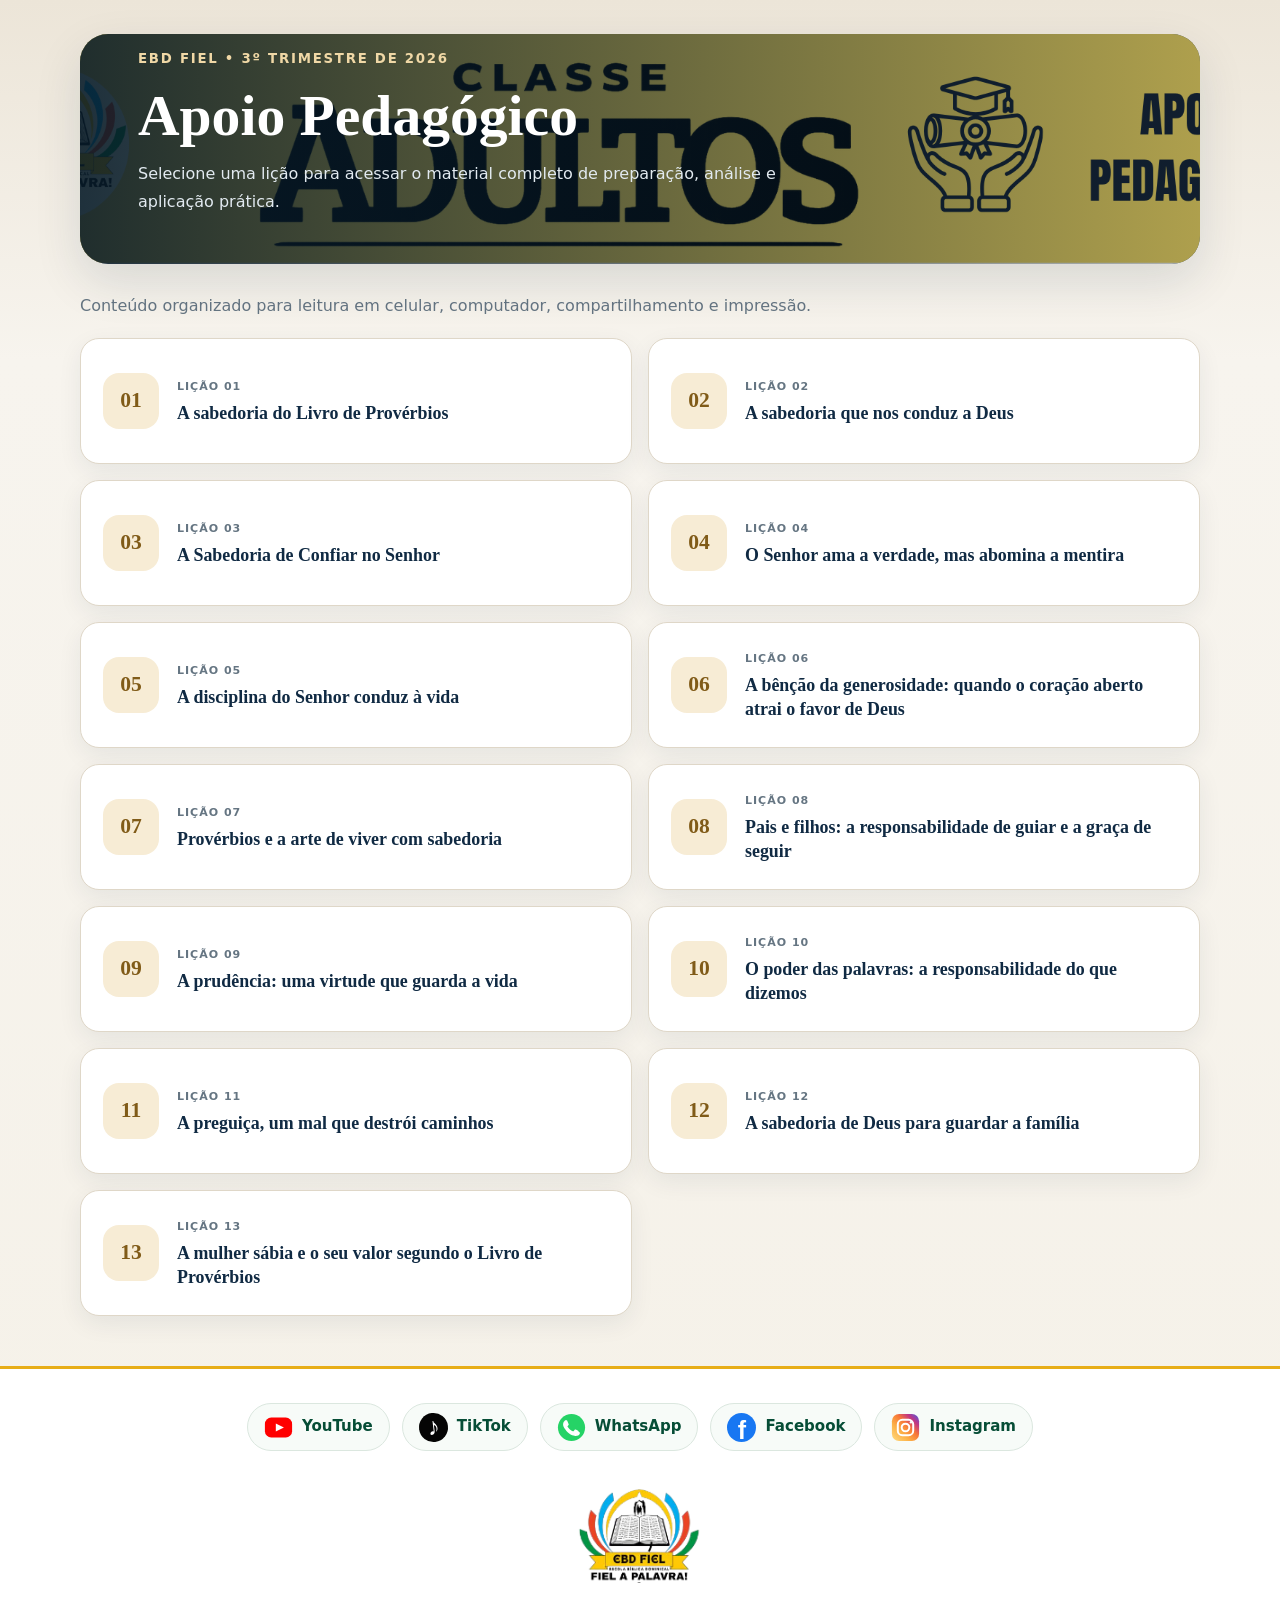
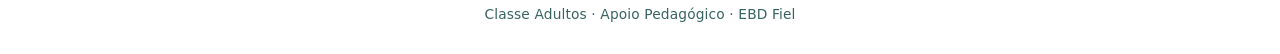
<file: apoio-pedagogico/index.html>
<!DOCTYPE html>
<html lang="pt-BR">
<head>
  <meta charset="utf-8">
  <meta name="viewport" content="width=device-width, initial-scale=1.0">
  <meta name="description" content="Índice dos apoios pedagógicos das lições de Adultos do 3º trimestre de 2026.">
  <title>Apoio Pedagógico — Adultos — 3º Trimestre de 2026</title>
  <link rel="stylesheet" href="assets/apoio-pedagogico.css">
  <script src="assets/apoio-pedagogico.js" defer></script>
</head>
<body class="apoio-index-page">
  <main class="apoio-index-shell">
    <section class="apoio-index-hero">
      <img src="assets/topo-amarelo.png" alt="Classe Adultos — Apoio Pedagógico">
      <div class="apoio-index-copy">
        <small>EBD Fiel • 3º Trimestre de 2026</small>
        <h1>Apoio Pedagógico</h1>
        <p>Selecione uma lição para acessar o material completo de preparação, análise e aplicação prática.</p>
      </div>
    </section>
    <p class="apoio-index-intro">Conteúdo organizado para leitura em celular, computador, compartilhamento e impressão.</p>
    <section class="apoio-grid" aria-label="Lista de apoios pedagógicos">
      <a class="apoio-card" href="licao-01-a-sabedoria-do-livro-de-proverbios.html"><span class="apoio-card-num">01</span><span><small>Lição 01</small><strong>A sabedoria do Livro de Provérbios</strong></span></a>
<a class="apoio-card" href="licao-02-a-sabedoria-que-nos-conduz-a-deus.html"><span class="apoio-card-num">02</span><span><small>Lição 02</small><strong>A sabedoria que nos conduz a Deus</strong></span></a>
<a class="apoio-card" href="licao-03-a-sabedoria-de-confiar-no-senhor.html"><span class="apoio-card-num">03</span><span><small>Lição 03</small><strong>A Sabedoria de Confiar no Senhor</strong></span></a>
<a class="apoio-card" href="licao-04-o-senhor-ama-a-verdade-mas-abomina-a-mentira.html"><span class="apoio-card-num">04</span><span><small>Lição 04</small><strong>O Senhor ama a verdade, mas abomina a mentira</strong></span></a>
<a class="apoio-card" href="licao-05-a-disciplina-do-senhor-conduz-a-vida.html"><span class="apoio-card-num">05</span><span><small>Lição 05</small><strong>A disciplina do Senhor conduz à vida</strong></span></a>
<a class="apoio-card" href="licao-06-a-bencao-da-generosidade-quando-o-coracao-aberto-atrai-o-favor-de-deus.html"><span class="apoio-card-num">06</span><span><small>Lição 06</small><strong>A bênção da generosidade: quando o coração aberto atrai o favor de Deus</strong></span></a>
<a class="apoio-card" href="licao-07-proverbios-e-a-arte-de-viver-com-sabedoria.html"><span class="apoio-card-num">07</span><span><small>Lição 07</small><strong>Provérbios e a arte de viver com sabedoria</strong></span></a>
<a class="apoio-card" href="licao-08-pais-e-filhos-a-responsabilidade-de-guiar-e-a-graca-de-seguir.html"><span class="apoio-card-num">08</span><span><small>Lição 08</small><strong>Pais e filhos: a responsabilidade de guiar e a graça de seguir</strong></span></a>
<a class="apoio-card" href="licao-09-a-prudencia-uma-virtude-que-guarda-a-vida.html"><span class="apoio-card-num">09</span><span><small>Lição 09</small><strong>A prudência: uma virtude que guarda a vida</strong></span></a>
<a class="apoio-card" href="licao-10-o-poder-das-palavras-a-responsabilidade-do-que-dizemos.html"><span class="apoio-card-num">10</span><span><small>Lição 10</small><strong>O poder das palavras: a responsabilidade do que dizemos</strong></span></a>
<a class="apoio-card" href="licao-11-a-preguica-um-mal-que-destroi-caminhos.html"><span class="apoio-card-num">11</span><span><small>Lição 11</small><strong>A preguiça, um mal que destrói caminhos</strong></span></a>
<a class="apoio-card" href="licao-12-a-sabedoria-de-deus-para-guardar-a-familia.html"><span class="apoio-card-num">12</span><span><small>Lição 12</small><strong>A sabedoria de Deus para guardar a família</strong></span></a>
<a class="apoio-card" href="licao-13-a-mulher-sabia-e-o-seu-valor-segundo-o-livro-de-proverbios.html"><span class="apoio-card-num">13</span><span><small>Lição 13</small><strong>A mulher sábia e o seu valor segundo o Livro de Provérbios</strong></span></a>
    </section>
  </main>
</body>
</html>
</file>
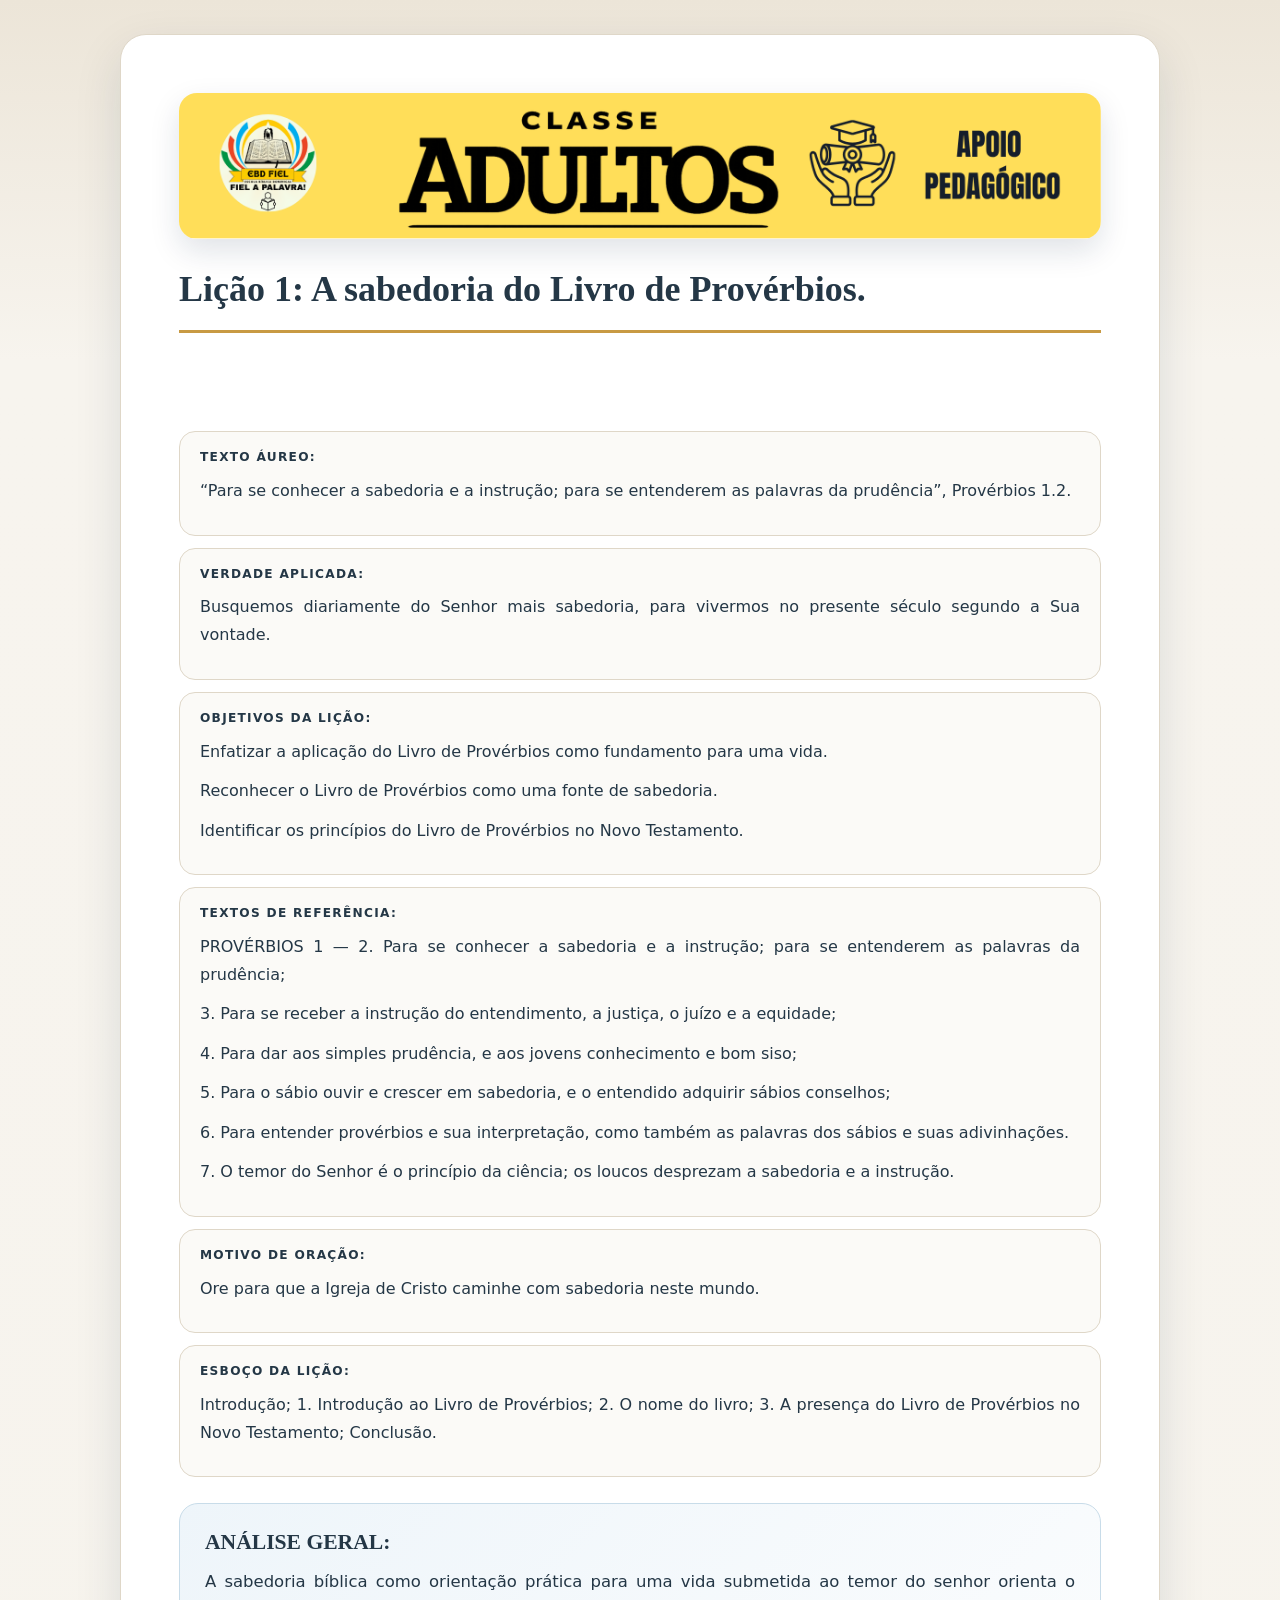
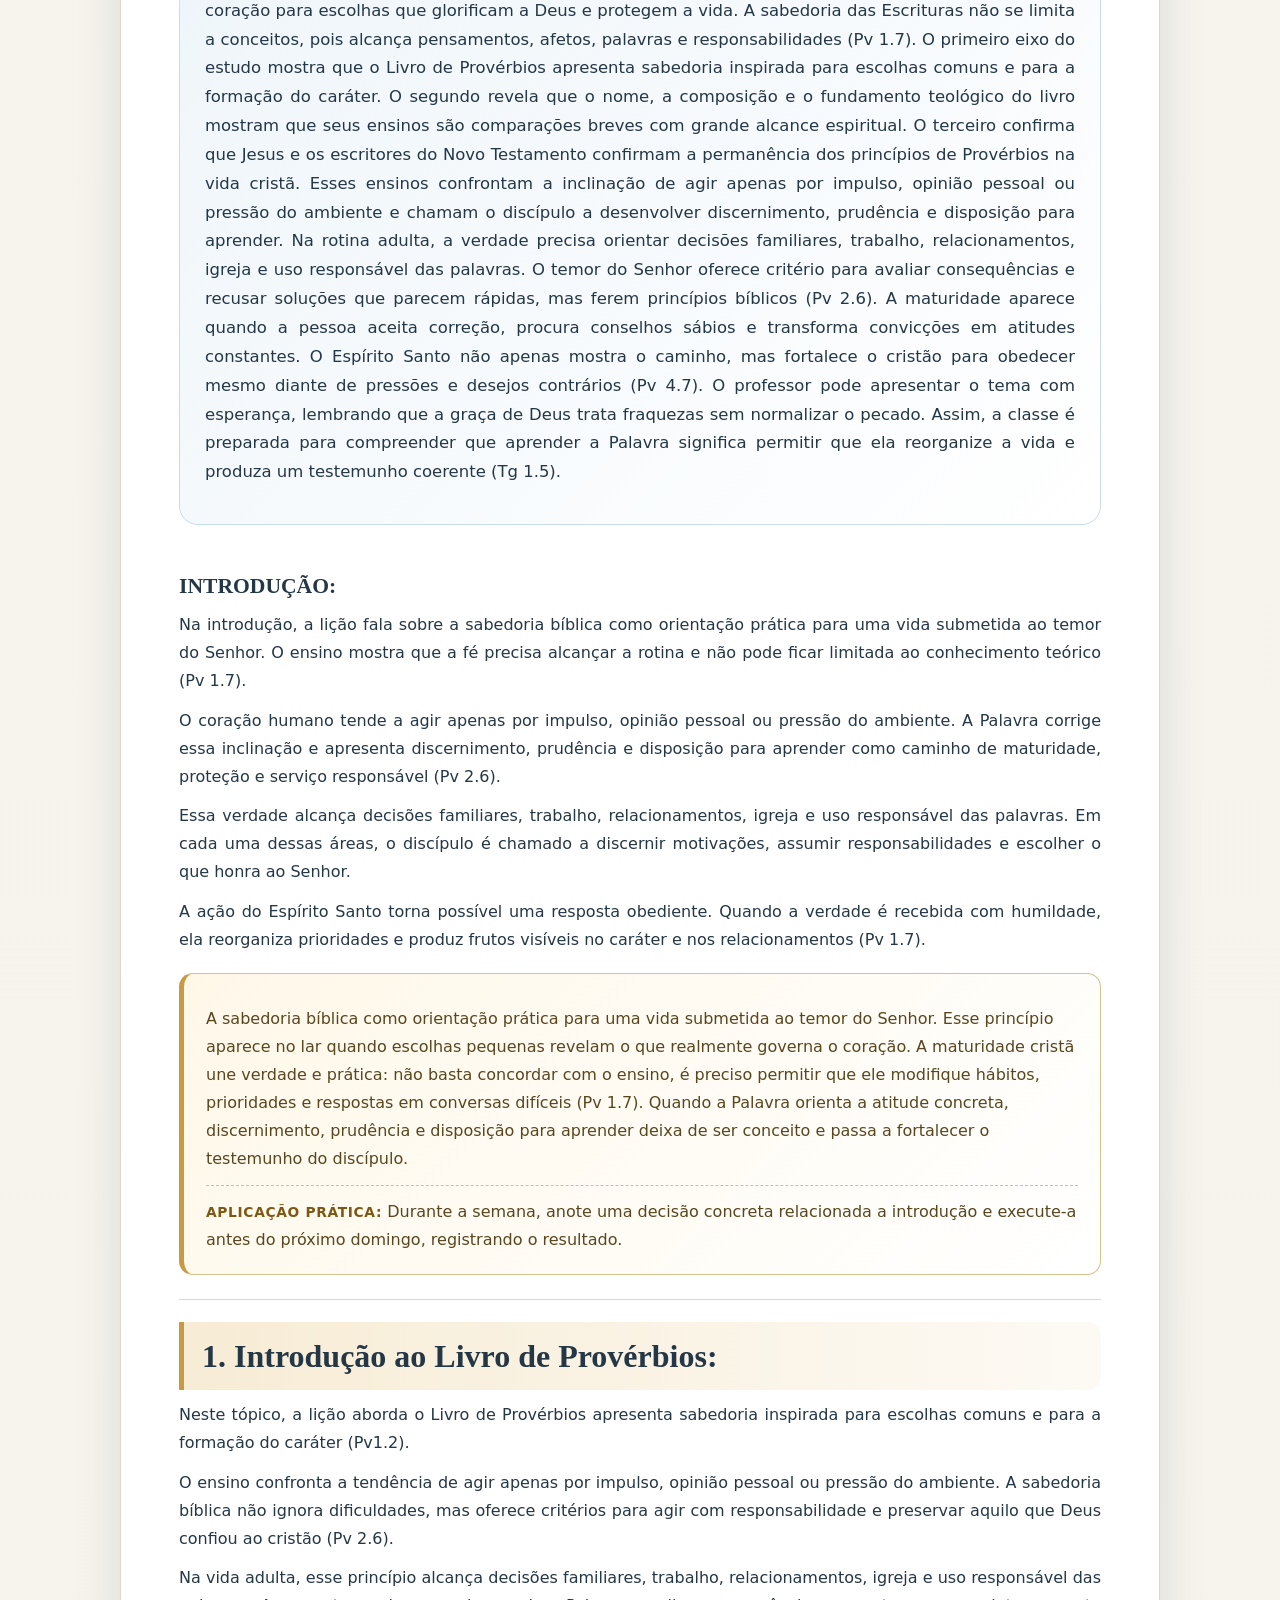
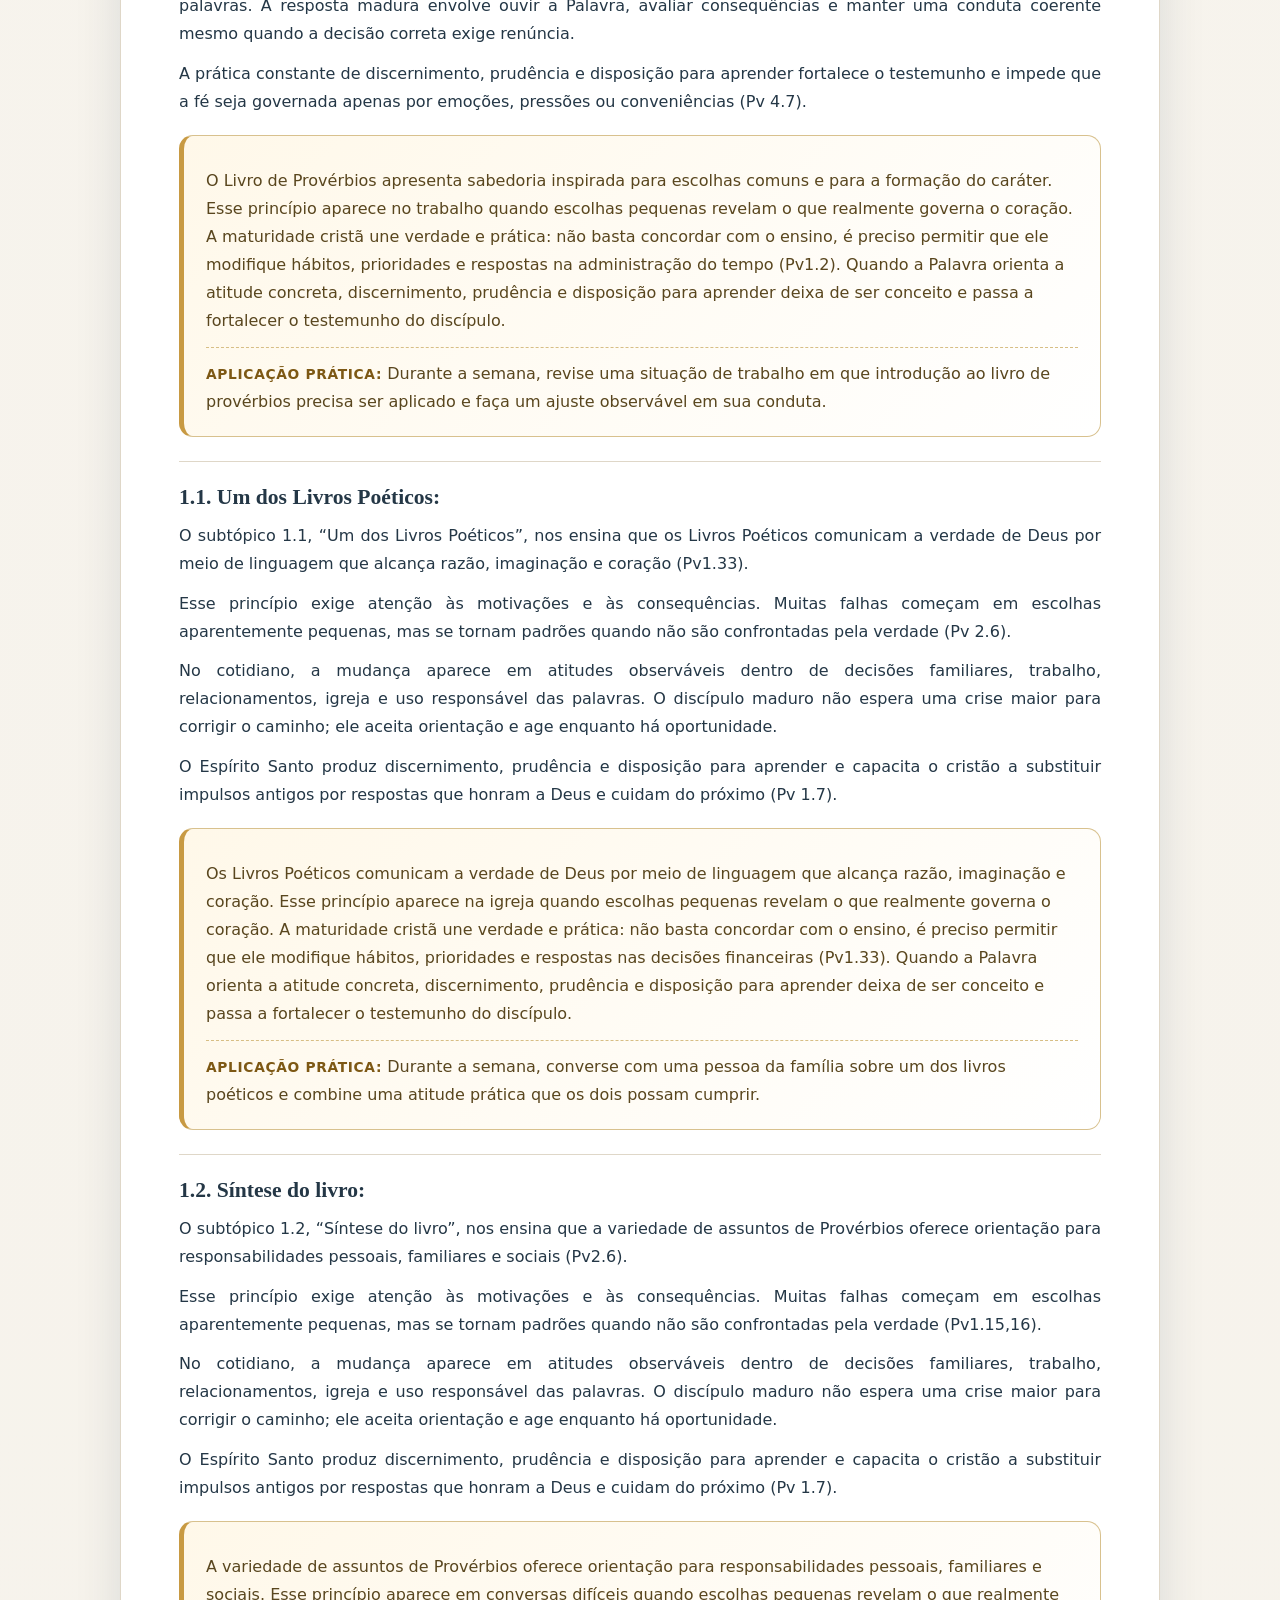
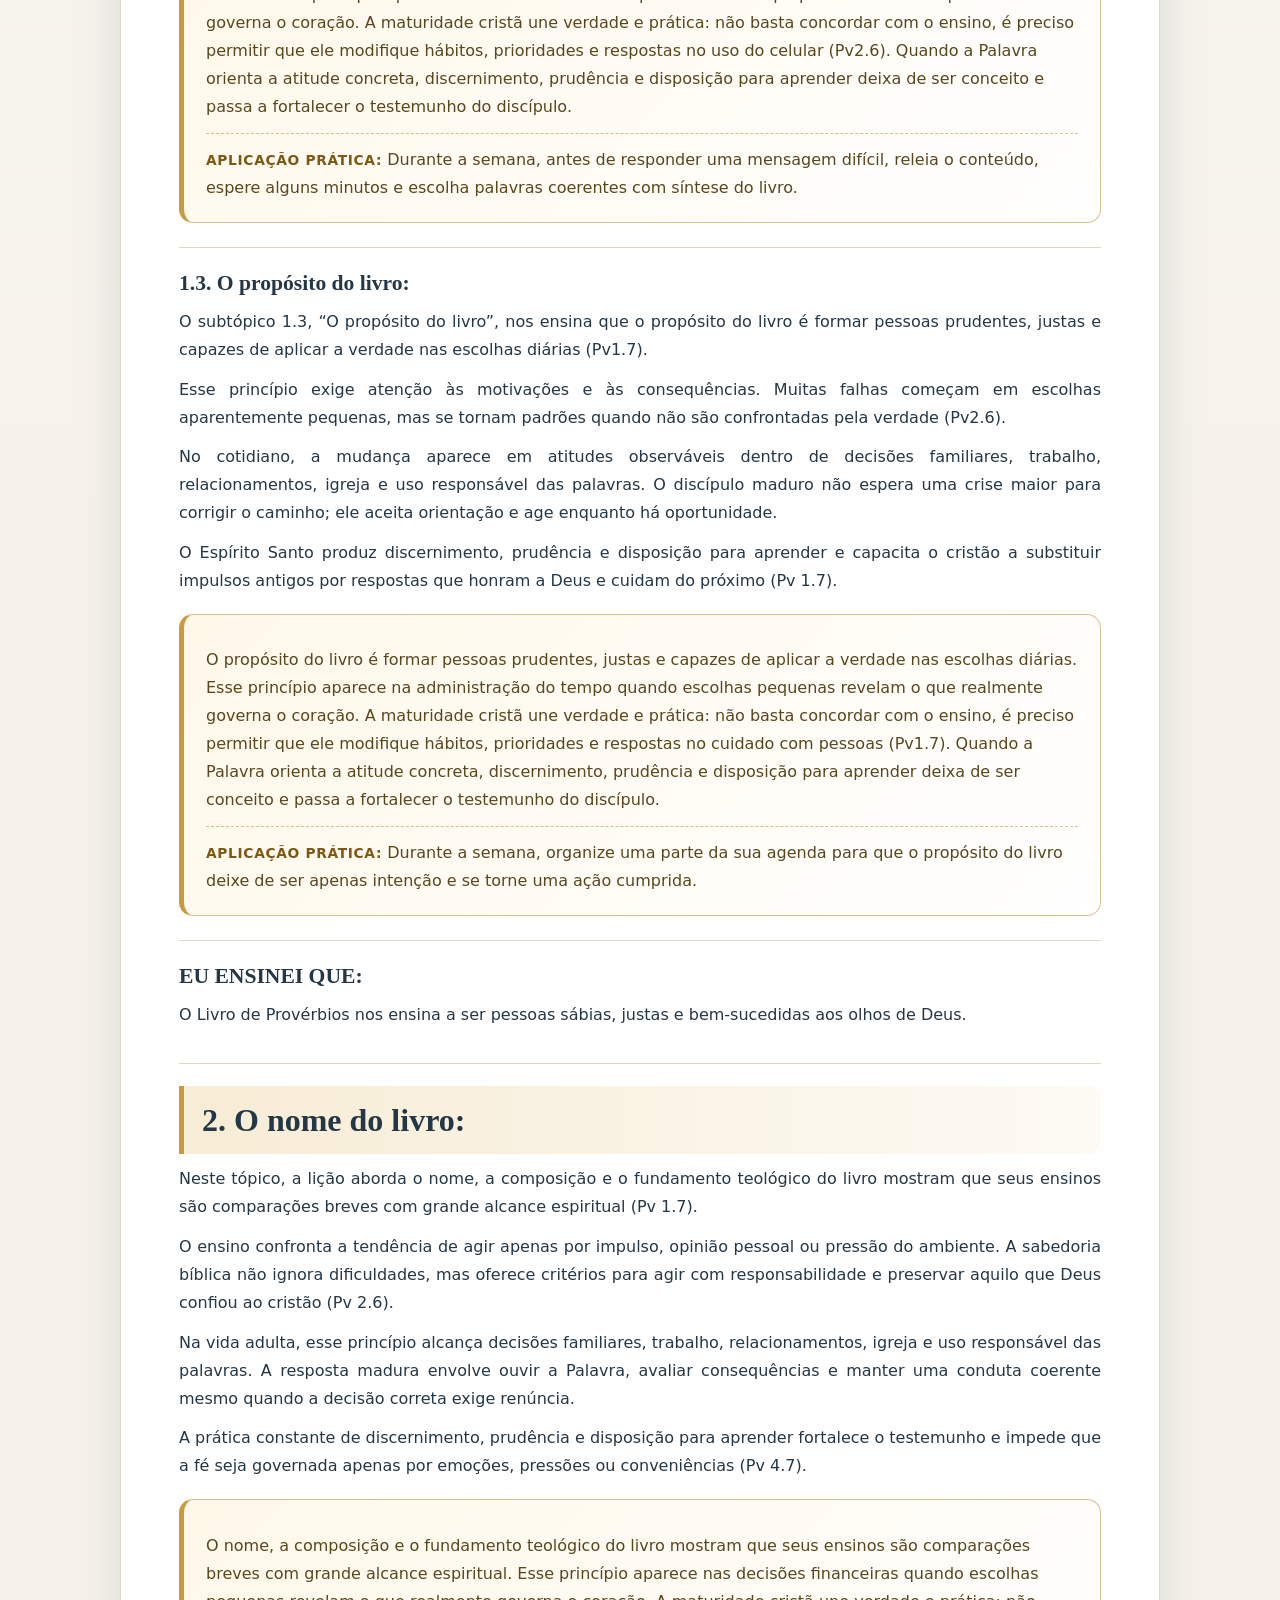
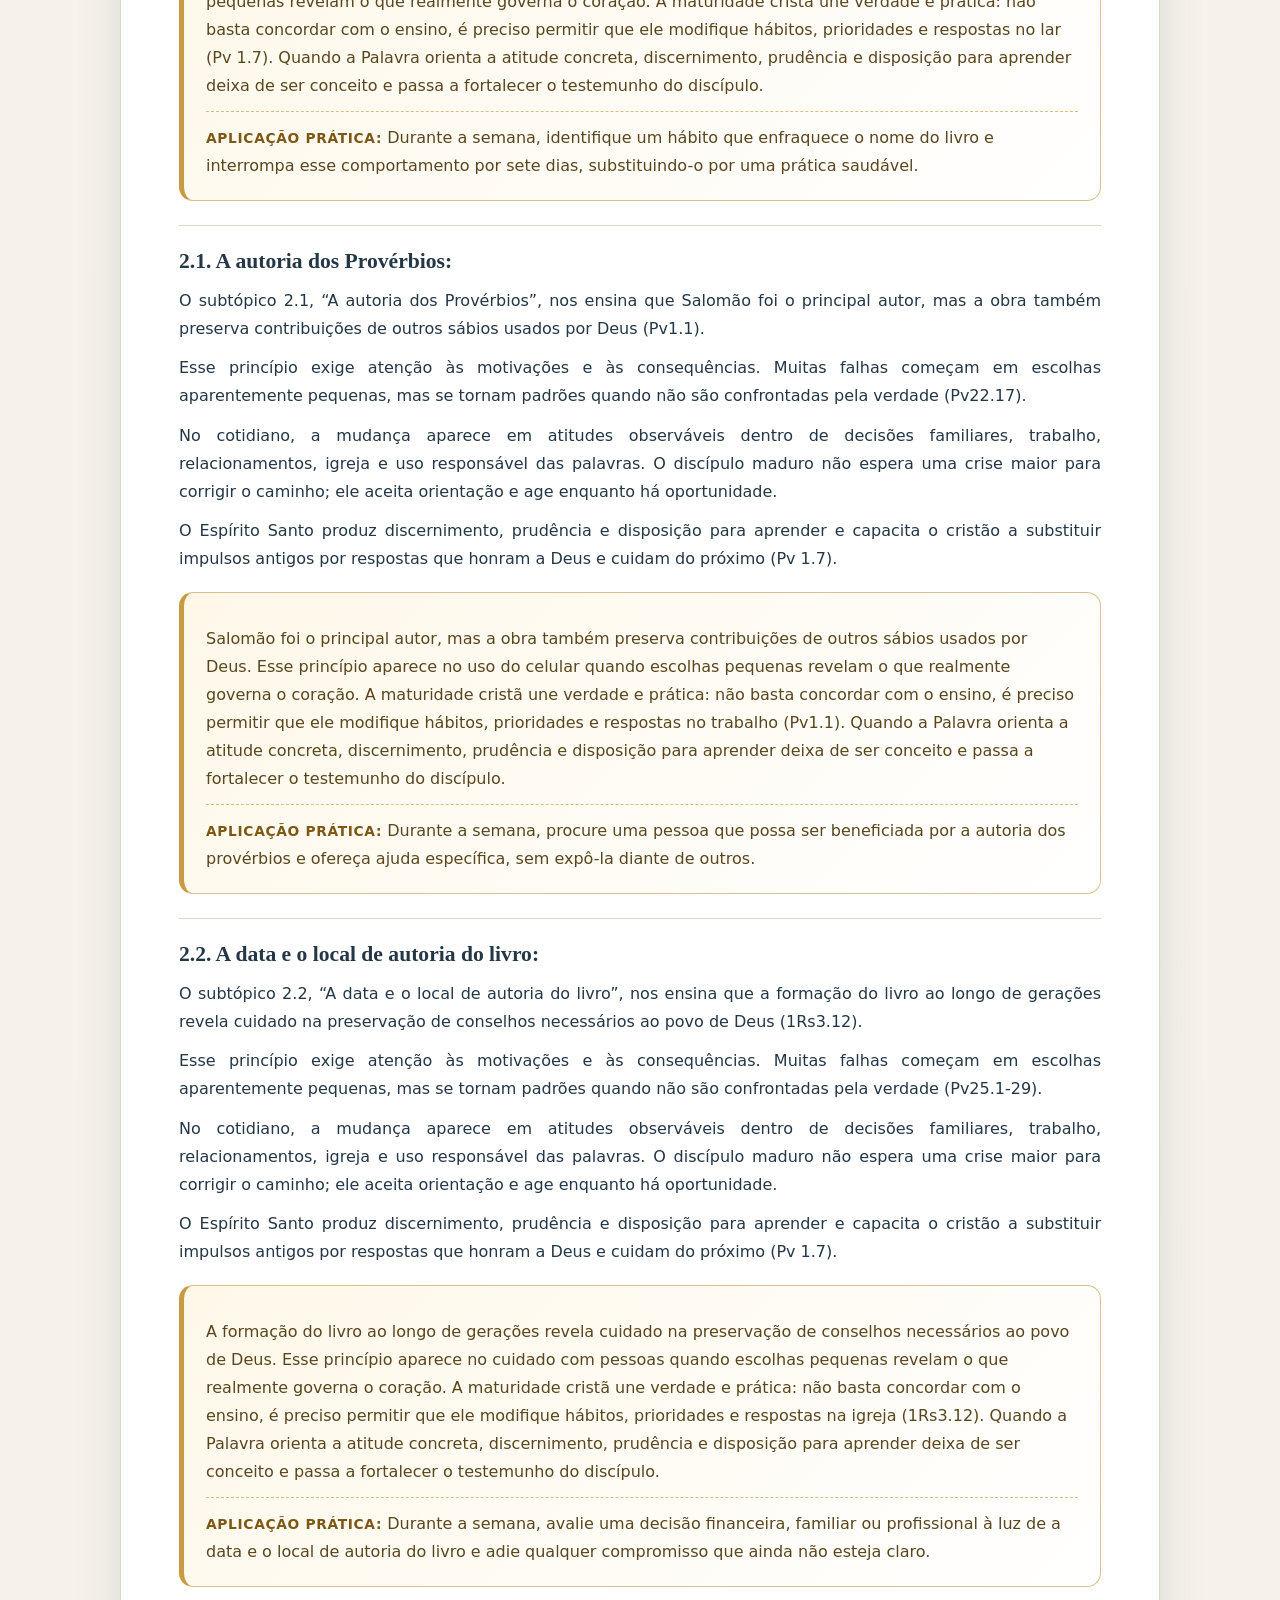
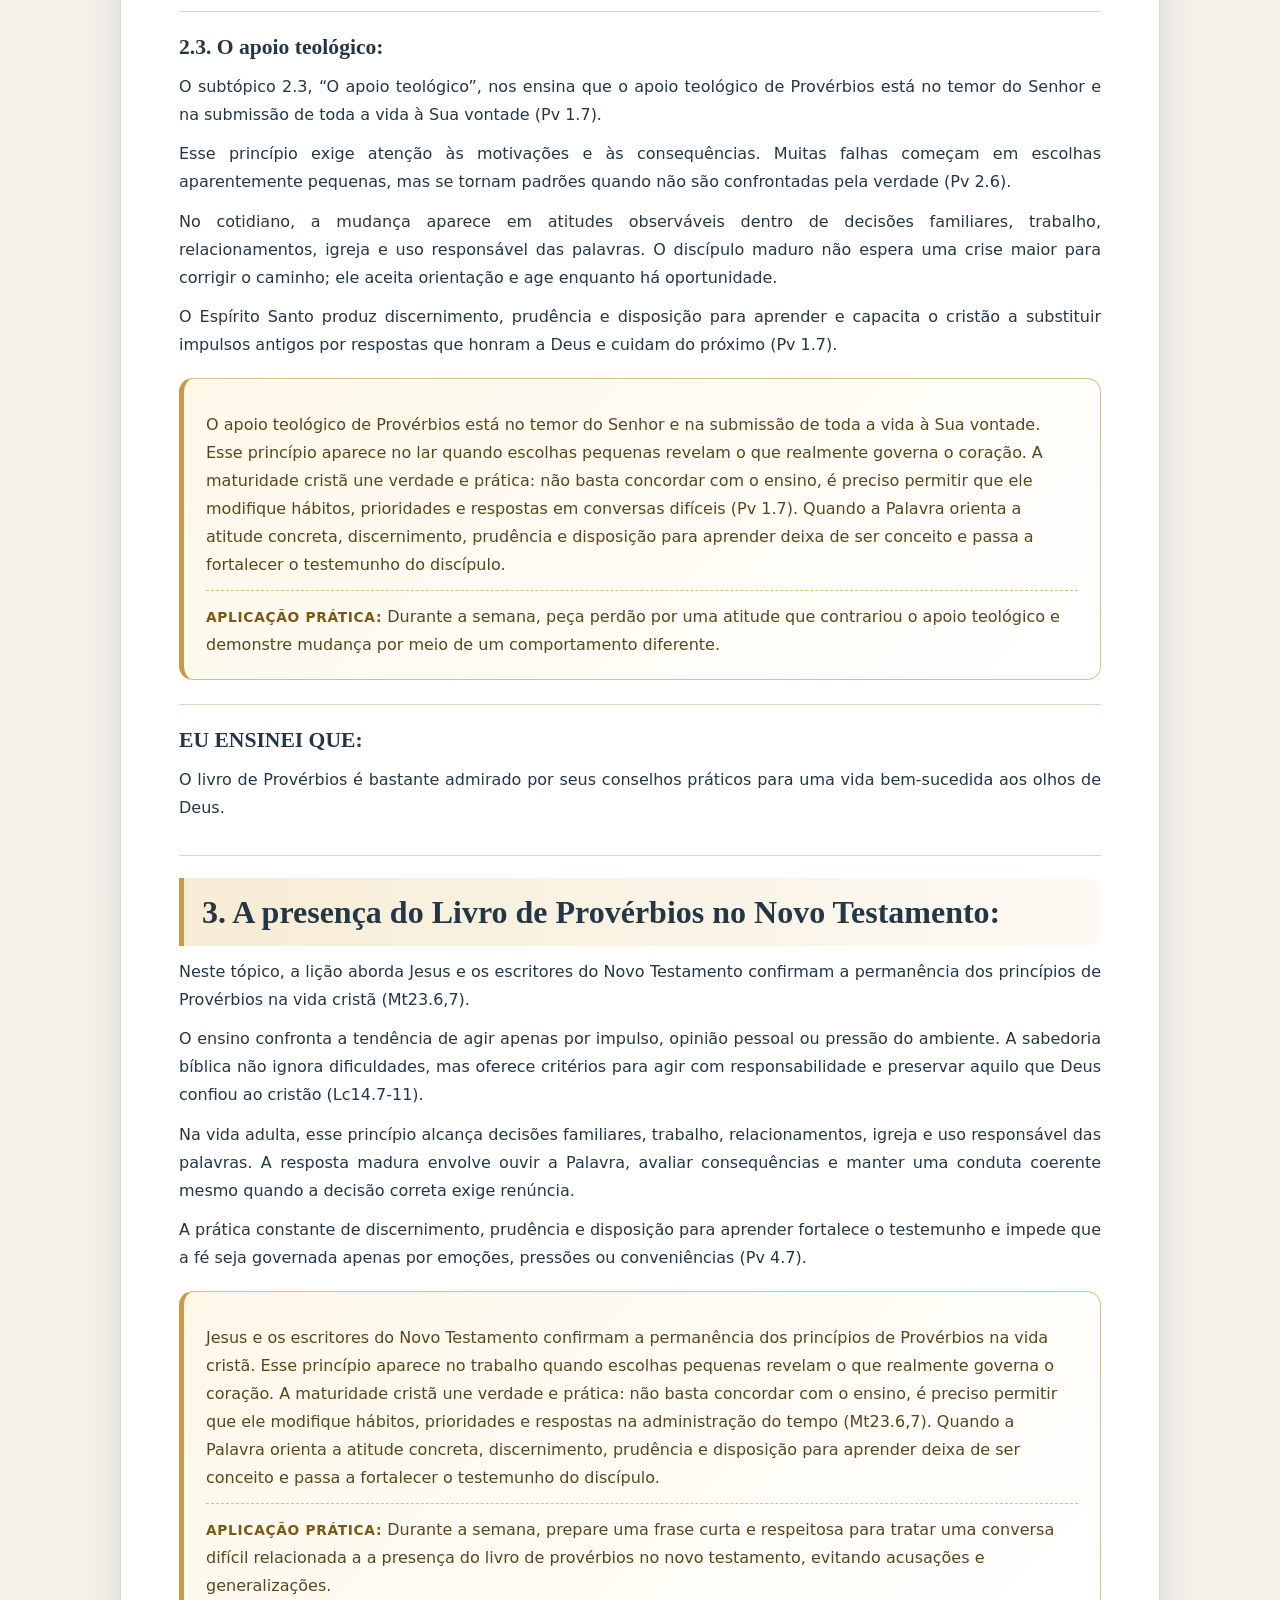
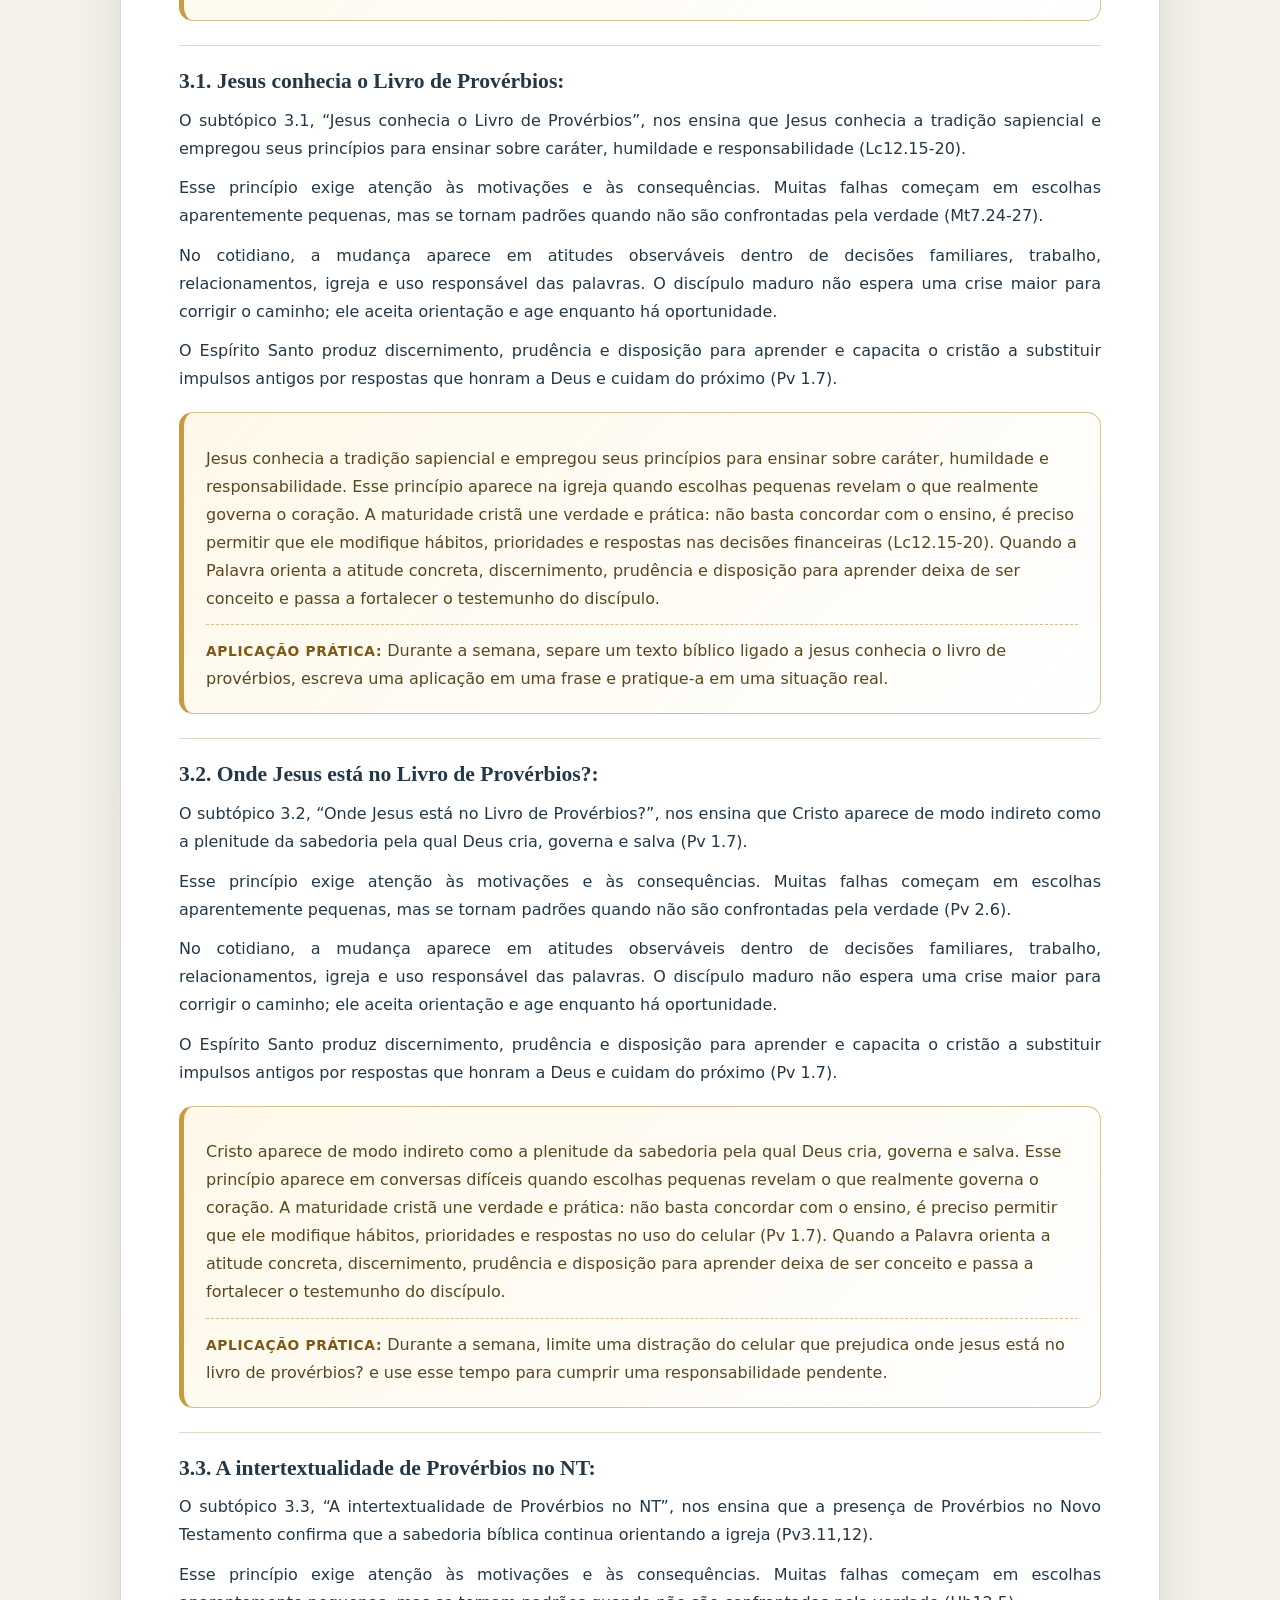
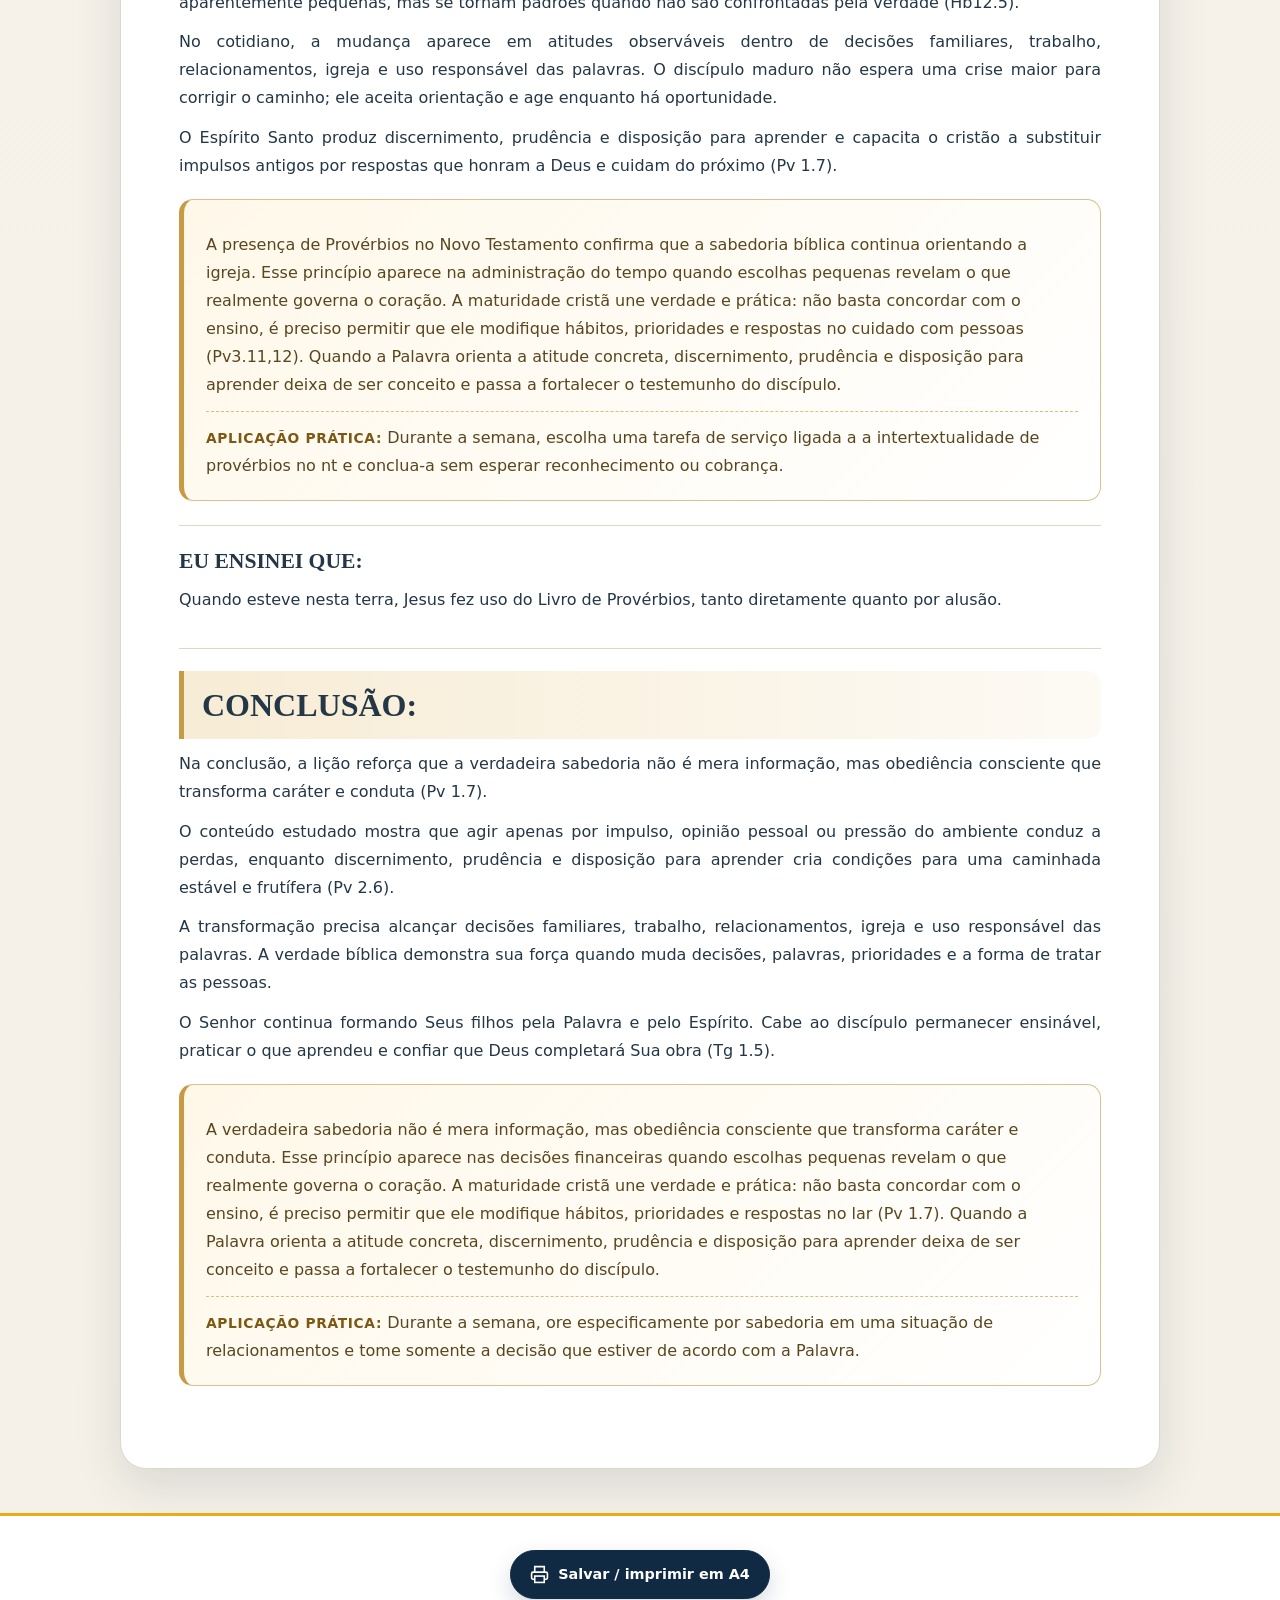
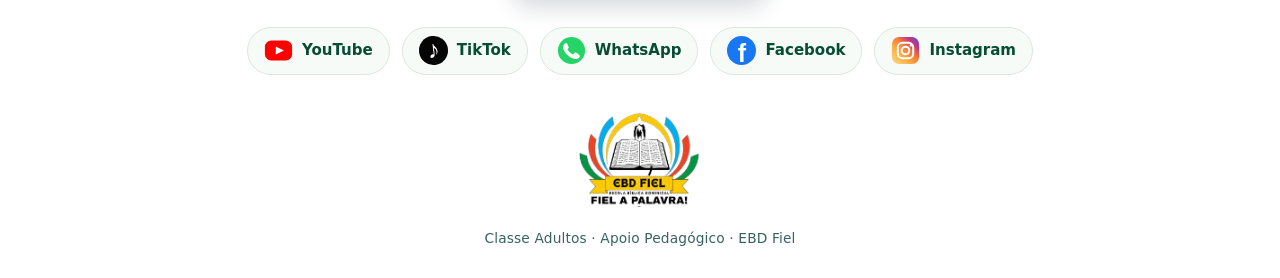
<file: apoio-pedagogico/licao-01-a-sabedoria-do-livro-de-proverbios.html>
<!DOCTYPE html>

<html lang="pt-BR">
<head>
<meta charset="utf-8"/>
<meta content="width=device-width, initial-scale=1.0" name="viewport"/>
<title>Lição 1: A sabedoria do Livro de Provérbios.</title>

<link href="assets/apoio-pedagogico.css" rel="stylesheet"/><script defer="True" src="assets/apoio-pedagogico.js"></script></head>
<body class="apoio-licao-page">
<div class="licao-container">
<img alt="Topo Classe Adultos Apoio Pedagógico" class="topo-ebd" src="assets/topo-amarelo.png"/>
<h1 class="preto negrito">Lição 1: A sabedoria do Livro de Provérbios.</h1>
<br/><br/>
<div class="titulo-com-conteudo">
<h3 class="preto negrito">TEXTO ÁUREO: </h3>
<p class="preto primeiro">“Para se conhecer a sabedoria e a instrução; para se entenderem as palavras da prudência”, Provérbios 1.2.</p>
</div>
<div class="titulo-com-conteudo">
<h3 class="preto negrito">VERDADE APLICADA: </h3>
<p class="preto primeiro">Busquemos diariamente do Senhor mais sabedoria, para vivermos no presente século segundo a Sua vontade.</p>
</div>
<div class="titulo-com-conteudo">
<h3 class="preto negrito">OBJETIVOS DA LIÇÃO: </h3>
<p class="preto primeiro">Enfatizar a aplicação do Livro de Provérbios como fundamento para uma vida.</p>
<p class="preto">Reconhecer o Livro de Provérbios como uma fonte de sabedoria.</p>
<p class="preto">Identificar os princípios do Livro de Provérbios no Novo Testamento.</p>
</div>
<div class="titulo-com-conteudo">
<h3 class="preto negrito">TEXTOS DE REFERÊNCIA: </h3>
<p class="preto primeiro">PROVÉRBIOS 1 — 2. Para se conhecer a sabedoria e a instrução; para se entenderem as palavras da prudência;</p>
<p class="preto">3. Para se receber a instrução do entendimento, a justiça, o juízo e a equidade;</p>
<p class="preto">4. Para dar aos simples prudência, e aos jovens conhecimento e bom siso;</p>
<p class="preto">5. Para o sábio ouvir e crescer em sabedoria, e o entendido adquirir sábios conselhos;</p>
<p class="preto">6. Para entender provérbios e sua interpretação, como também as palavras dos sábios e suas adivinhações.</p>
<p class="preto">7. O temor do Senhor é o princípio da ciência; os loucos desprezam a sabedoria e a instrução.</p>
</div>
<div class="titulo-com-conteudo">
<h3 class="preto negrito">MOTIVO DE ORAÇÃO: </h3>
<p class="preto primeiro">Ore para que a Igreja de Cristo caminhe com sabedoria neste mundo.</p>
</div>
<div class="titulo-com-conteudo">
<h3 class="preto negrito">ESBOÇO DA LIÇÃO: </h3>
<p class="preto primeiro">Introdução; 1. Introdução ao Livro de Provérbios; 2. O nome do livro; 3. A presença do Livro de Provérbios no Novo Testamento; Conclusão.</p>
</div>
<div class="titulo-com-conteudo">
<h3 class="preto negrito">ANÁLISE GERAL: </h3>
<p class="azul italico primeiro analise-geral-texto">A sabedoria bíblica como orientação prática para uma vida submetida ao temor do senhor orienta o coração para escolhas que glorificam a Deus e protegem a vida. A sabedoria das Escrituras não se limita a conceitos, pois alcança pensamentos, afetos, palavras e responsabilidades (Pv 1.7). O primeiro eixo do estudo mostra que o Livro de Provérbios apresenta sabedoria inspirada para escolhas comuns e para a formação do caráter. O segundo revela que o nome, a composição e o fundamento teológico do livro mostram que seus ensinos são comparações breves com grande alcance espiritual. O terceiro confirma que Jesus e os escritores do Novo Testamento confirmam a permanência dos princípios de Provérbios na vida cristã. Esses ensinos confrontam a inclinação de agir apenas por impulso, opinião pessoal ou pressão do ambiente e chamam o discípulo a desenvolver discernimento, prudência e disposição para aprender. Na rotina adulta, a verdade precisa orientar decisões familiares, trabalho, relacionamentos, igreja e uso responsável das palavras. O temor do Senhor oferece critério para avaliar consequências e recusar soluções que parecem rápidas, mas ferem princípios bíblicos (Pv 2.6). A maturidade aparece quando a pessoa aceita correção, procura conselhos sábios e transforma convicções em atitudes constantes. O Espírito Santo não apenas mostra o caminho, mas fortalece o cristão para obedecer mesmo diante de pressões e desejos contrários (Pv 4.7). O professor pode apresentar o tema com esperança, lembrando que a graça de Deus trata fraquezas sem normalizar o pecado. Assim, a classe é preparada para compreender que aprender a Palavra significa permitir que ela reorganize a vida e produza um testemunho coerente (Tg 1.5).</p>
</div>
<div class="titulo-com-conteudo">
<h3 class="preto negrito">INTRODUÇÃO: </h3>
<p class="preto primeiro">Na introdução, a lição fala sobre a sabedoria bíblica como orientação prática para uma vida submetida ao temor do Senhor. O ensino mostra que a fé precisa alcançar a rotina e não pode ficar limitada ao conhecimento teórico (Pv 1.7).</p>
<p class="preto">O coração humano tende a agir apenas por impulso, opinião pessoal ou pressão do ambiente. A Palavra corrige essa inclinação e apresenta discernimento, prudência e disposição para aprender como caminho de maturidade, proteção e serviço responsável (Pv 2.6).</p>
<p class="preto">Essa verdade alcança decisões familiares, trabalho, relacionamentos, igreja e uso responsável das palavras. Em cada uma dessas áreas, o discípulo é chamado a discernir motivações, assumir responsabilidades e escolher o que honra ao Senhor.</p>
<p class="preto">A ação do Espírito Santo torna possível uma resposta obediente. Quando a verdade é recebida com humildade, ela reorganiza prioridades e produz frutos visíveis no caráter e nos relacionamentos (Pv 1.7).</p>
<div class="apoio-aplicacao">
<p class="azul italico">A sabedoria bíblica como orientação prática para uma vida submetida ao temor do Senhor. Esse princípio aparece no lar quando escolhas pequenas revelam o que realmente governa o coração. A maturidade cristã une verdade e prática: não basta concordar com o ensino, é preciso permitir que ele modifique hábitos, prioridades e respostas em conversas difíceis (Pv 1.7). Quando a Palavra orienta a atitude concreta, discernimento, prudência e disposição para aprender deixa de ser conceito e passa a fortalecer o testemunho do discípulo.</p>
<p class="azul italico"><span class="negrito">APLICAÇÃO PRÁTICA:</span> Durante a semana, anote uma decisão concreta relacionada a introdução e execute-a antes do próximo domingo, registrando o resultado.</p>
</div>
</div>
<div class="titulo-com-conteudo">
<h2 class="preto negrito">1. Introdução ao Livro de Provérbios: </h2>
<p class="preto primeiro">Neste tópico, a lição aborda o Livro de Provérbios apresenta sabedoria inspirada para escolhas comuns e para a formação do caráter (Pv1.2).</p>
<p class="preto">O ensino confronta a tendência de agir apenas por impulso, opinião pessoal ou pressão do ambiente. A sabedoria bíblica não ignora dificuldades, mas oferece critérios para agir com responsabilidade e preservar aquilo que Deus confiou ao cristão (Pv 2.6).</p>
<p class="preto">Na vida adulta, esse princípio alcança decisões familiares, trabalho, relacionamentos, igreja e uso responsável das palavras. A resposta madura envolve ouvir a Palavra, avaliar consequências e manter uma conduta coerente mesmo quando a decisão correta exige renúncia.</p>
<p class="preto">A prática constante de discernimento, prudência e disposição para aprender fortalece o testemunho e impede que a fé seja governada apenas por emoções, pressões ou conveniências (Pv 4.7).</p>
<div class="apoio-aplicacao">
<p class="azul italico">O Livro de Provérbios apresenta sabedoria inspirada para escolhas comuns e para a formação do caráter. Esse princípio aparece no trabalho quando escolhas pequenas revelam o que realmente governa o coração. A maturidade cristã une verdade e prática: não basta concordar com o ensino, é preciso permitir que ele modifique hábitos, prioridades e respostas na administração do tempo (Pv1.2). Quando a Palavra orienta a atitude concreta, discernimento, prudência e disposição para aprender deixa de ser conceito e passa a fortalecer o testemunho do discípulo.</p>
<p class="azul italico"><span class="negrito">APLICAÇÃO PRÁTICA:</span> Durante a semana, revise uma situação de trabalho em que introdução ao livro de provérbios precisa ser aplicado e faça um ajuste observável em sua conduta.</p>
</div>
</div>
<div class="titulo-com-conteudo">
<h3 class="preto negrito">1.1. Um dos Livros Poéticos: </h3>
<p class="preto primeiro">O subtópico 1.1, “Um dos Livros Poéticos”, nos ensina que os Livros Poéticos comunicam a verdade de Deus por meio de linguagem que alcança razão, imaginação e coração (Pv1.33).</p>
<p class="preto">Esse princípio exige atenção às motivações e às consequências. Muitas falhas começam em escolhas aparentemente pequenas, mas se tornam padrões quando não são confrontadas pela verdade (Pv 2.6).</p>
<p class="preto">No cotidiano, a mudança aparece em atitudes observáveis dentro de decisões familiares, trabalho, relacionamentos, igreja e uso responsável das palavras. O discípulo maduro não espera uma crise maior para corrigir o caminho; ele aceita orientação e age enquanto há oportunidade.</p>
<p class="preto">O Espírito Santo produz discernimento, prudência e disposição para aprender e capacita o cristão a substituir impulsos antigos por respostas que honram a Deus e cuidam do próximo (Pv 1.7).</p>
<div class="apoio-aplicacao">
<p class="azul italico">Os Livros Poéticos comunicam a verdade de Deus por meio de linguagem que alcança razão, imaginação e coração. Esse princípio aparece na igreja quando escolhas pequenas revelam o que realmente governa o coração. A maturidade cristã une verdade e prática: não basta concordar com o ensino, é preciso permitir que ele modifique hábitos, prioridades e respostas nas decisões financeiras (Pv1.33). Quando a Palavra orienta a atitude concreta, discernimento, prudência e disposição para aprender deixa de ser conceito e passa a fortalecer o testemunho do discípulo.</p>
<p class="azul italico"><span class="negrito">APLICAÇÃO PRÁTICA:</span> Durante a semana, converse com uma pessoa da família sobre um dos livros poéticos e combine uma atitude prática que os dois possam cumprir.</p>
</div>
</div>
<div class="titulo-com-conteudo">
<h3 class="preto negrito">1.2. Síntese do livro: </h3>
<p class="preto primeiro">O subtópico 1.2, “Síntese do livro”, nos ensina que a variedade de assuntos de Provérbios oferece orientação para responsabilidades pessoais, familiares e sociais (Pv2.6).</p>
<p class="preto">Esse princípio exige atenção às motivações e às consequências. Muitas falhas começam em escolhas aparentemente pequenas, mas se tornam padrões quando não são confrontadas pela verdade (Pv1.15,16).</p>
<p class="preto">No cotidiano, a mudança aparece em atitudes observáveis dentro de decisões familiares, trabalho, relacionamentos, igreja e uso responsável das palavras. O discípulo maduro não espera uma crise maior para corrigir o caminho; ele aceita orientação e age enquanto há oportunidade.</p>
<p class="preto">O Espírito Santo produz discernimento, prudência e disposição para aprender e capacita o cristão a substituir impulsos antigos por respostas que honram a Deus e cuidam do próximo (Pv 1.7).</p>
<div class="apoio-aplicacao">
<p class="azul italico">A variedade de assuntos de Provérbios oferece orientação para responsabilidades pessoais, familiares e sociais. Esse princípio aparece em conversas difíceis quando escolhas pequenas revelam o que realmente governa o coração. A maturidade cristã une verdade e prática: não basta concordar com o ensino, é preciso permitir que ele modifique hábitos, prioridades e respostas no uso do celular (Pv2.6). Quando a Palavra orienta a atitude concreta, discernimento, prudência e disposição para aprender deixa de ser conceito e passa a fortalecer o testemunho do discípulo.</p>
<p class="azul italico"><span class="negrito">APLICAÇÃO PRÁTICA:</span> Durante a semana, antes de responder uma mensagem difícil, releia o conteúdo, espere alguns minutos e escolha palavras coerentes com síntese do livro.</p>
</div>
</div>
<div class="titulo-com-conteudo">
<h3 class="preto negrito">1.3. O propósito do livro: </h3>
<p class="preto primeiro">O subtópico 1.3, “O propósito do livro”, nos ensina que o propósito do livro é formar pessoas prudentes, justas e capazes de aplicar a verdade nas escolhas diárias (Pv1.7).</p>
<p class="preto">Esse princípio exige atenção às motivações e às consequências. Muitas falhas começam em escolhas aparentemente pequenas, mas se tornam padrões quando não são confrontadas pela verdade (Pv2.6).</p>
<p class="preto">No cotidiano, a mudança aparece em atitudes observáveis dentro de decisões familiares, trabalho, relacionamentos, igreja e uso responsável das palavras. O discípulo maduro não espera uma crise maior para corrigir o caminho; ele aceita orientação e age enquanto há oportunidade.</p>
<p class="preto">O Espírito Santo produz discernimento, prudência e disposição para aprender e capacita o cristão a substituir impulsos antigos por respostas que honram a Deus e cuidam do próximo (Pv 1.7).</p>
<div class="apoio-aplicacao">
<p class="azul italico">O propósito do livro é formar pessoas prudentes, justas e capazes de aplicar a verdade nas escolhas diárias. Esse princípio aparece na administração do tempo quando escolhas pequenas revelam o que realmente governa o coração. A maturidade cristã une verdade e prática: não basta concordar com o ensino, é preciso permitir que ele modifique hábitos, prioridades e respostas no cuidado com pessoas (Pv1.7). Quando a Palavra orienta a atitude concreta, discernimento, prudência e disposição para aprender deixa de ser conceito e passa a fortalecer o testemunho do discípulo.</p>
<p class="azul italico"><span class="negrito">APLICAÇÃO PRÁTICA:</span> Durante a semana, organize uma parte da sua agenda para que o propósito do livro deixe de ser apenas intenção e se torne uma ação cumprida.</p>
</div>
</div>
<div class="titulo-com-conteudo">
<h3 class="preto negrito">EU ENSINEI QUE: </h3>
<p class="preto primeiro">O Livro de Provérbios nos ensina a ser pessoas sábias, justas e bem-sucedidas aos olhos de Deus.</p>
</div>
<div class="titulo-com-conteudo">
<h2 class="preto negrito">2. O nome do livro: </h2>
<p class="preto primeiro">Neste tópico, a lição aborda o nome, a composição e o fundamento teológico do livro mostram que seus ensinos são comparações breves com grande alcance espiritual (Pv 1.7).</p>
<p class="preto">O ensino confronta a tendência de agir apenas por impulso, opinião pessoal ou pressão do ambiente. A sabedoria bíblica não ignora dificuldades, mas oferece critérios para agir com responsabilidade e preservar aquilo que Deus confiou ao cristão (Pv 2.6).</p>
<p class="preto">Na vida adulta, esse princípio alcança decisões familiares, trabalho, relacionamentos, igreja e uso responsável das palavras. A resposta madura envolve ouvir a Palavra, avaliar consequências e manter uma conduta coerente mesmo quando a decisão correta exige renúncia.</p>
<p class="preto">A prática constante de discernimento, prudência e disposição para aprender fortalece o testemunho e impede que a fé seja governada apenas por emoções, pressões ou conveniências (Pv 4.7).</p>
<div class="apoio-aplicacao">
<p class="azul italico">O nome, a composição e o fundamento teológico do livro mostram que seus ensinos são comparações breves com grande alcance espiritual. Esse princípio aparece nas decisões financeiras quando escolhas pequenas revelam o que realmente governa o coração. A maturidade cristã une verdade e prática: não basta concordar com o ensino, é preciso permitir que ele modifique hábitos, prioridades e respostas no lar (Pv 1.7). Quando a Palavra orienta a atitude concreta, discernimento, prudência e disposição para aprender deixa de ser conceito e passa a fortalecer o testemunho do discípulo.</p>
<p class="azul italico"><span class="negrito">APLICAÇÃO PRÁTICA:</span> Durante a semana, identifique um hábito que enfraquece o nome do livro e interrompa esse comportamento por sete dias, substituindo-o por uma prática saudável.</p>
</div>
</div>
<div class="titulo-com-conteudo">
<h3 class="preto negrito">2.1. A autoria dos Provérbios: </h3>
<p class="preto primeiro">O subtópico 2.1, “A autoria dos Provérbios”, nos ensina que Salomão foi o principal autor, mas a obra também preserva contribuições de outros sábios usados por Deus (Pv1.1).</p>
<p class="preto">Esse princípio exige atenção às motivações e às consequências. Muitas falhas começam em escolhas aparentemente pequenas, mas se tornam padrões quando não são confrontadas pela verdade (Pv22.17).</p>
<p class="preto">No cotidiano, a mudança aparece em atitudes observáveis dentro de decisões familiares, trabalho, relacionamentos, igreja e uso responsável das palavras. O discípulo maduro não espera uma crise maior para corrigir o caminho; ele aceita orientação e age enquanto há oportunidade.</p>
<p class="preto">O Espírito Santo produz discernimento, prudência e disposição para aprender e capacita o cristão a substituir impulsos antigos por respostas que honram a Deus e cuidam do próximo (Pv 1.7).</p>
<div class="apoio-aplicacao">
<p class="azul italico">Salomão foi o principal autor, mas a obra também preserva contribuições de outros sábios usados por Deus. Esse princípio aparece no uso do celular quando escolhas pequenas revelam o que realmente governa o coração. A maturidade cristã une verdade e prática: não basta concordar com o ensino, é preciso permitir que ele modifique hábitos, prioridades e respostas no trabalho (Pv1.1). Quando a Palavra orienta a atitude concreta, discernimento, prudência e disposição para aprender deixa de ser conceito e passa a fortalecer o testemunho do discípulo.</p>
<p class="azul italico"><span class="negrito">APLICAÇÃO PRÁTICA:</span> Durante a semana, procure uma pessoa que possa ser beneficiada por a autoria dos provérbios e ofereça ajuda específica, sem expô-la diante de outros.</p>
</div>
</div>
<div class="titulo-com-conteudo">
<h3 class="preto negrito">2.2. A data e o local de autoria do livro: </h3>
<p class="preto primeiro">O subtópico 2.2, “A data e o local de autoria do livro”, nos ensina que a formação do livro ao longo de gerações revela cuidado na preservação de conselhos necessários ao povo de Deus (1Rs3.12).</p>
<p class="preto">Esse princípio exige atenção às motivações e às consequências. Muitas falhas começam em escolhas aparentemente pequenas, mas se tornam padrões quando não são confrontadas pela verdade (Pv25.1-29).</p>
<p class="preto">No cotidiano, a mudança aparece em atitudes observáveis dentro de decisões familiares, trabalho, relacionamentos, igreja e uso responsável das palavras. O discípulo maduro não espera uma crise maior para corrigir o caminho; ele aceita orientação e age enquanto há oportunidade.</p>
<p class="preto">O Espírito Santo produz discernimento, prudência e disposição para aprender e capacita o cristão a substituir impulsos antigos por respostas que honram a Deus e cuidam do próximo (Pv 1.7).</p>
<div class="apoio-aplicacao">
<p class="azul italico">A formação do livro ao longo de gerações revela cuidado na preservação de conselhos necessários ao povo de Deus. Esse princípio aparece no cuidado com pessoas quando escolhas pequenas revelam o que realmente governa o coração. A maturidade cristã une verdade e prática: não basta concordar com o ensino, é preciso permitir que ele modifique hábitos, prioridades e respostas na igreja (1Rs3.12). Quando a Palavra orienta a atitude concreta, discernimento, prudência e disposição para aprender deixa de ser conceito e passa a fortalecer o testemunho do discípulo.</p>
<p class="azul italico"><span class="negrito">APLICAÇÃO PRÁTICA:</span> Durante a semana, avalie uma decisão financeira, familiar ou profissional à luz de a data e o local de autoria do livro e adie qualquer compromisso que ainda não esteja claro.</p>
</div>
</div>
<div class="titulo-com-conteudo">
<h3 class="preto negrito">2.3. O apoio teológico: </h3>
<p class="preto primeiro">O subtópico 2.3, “O apoio teológico”, nos ensina que o apoio teológico de Provérbios está no temor do Senhor e na submissão de toda a vida à Sua vontade (Pv 1.7).</p>
<p class="preto">Esse princípio exige atenção às motivações e às consequências. Muitas falhas começam em escolhas aparentemente pequenas, mas se tornam padrões quando não são confrontadas pela verdade (Pv 2.6).</p>
<p class="preto">No cotidiano, a mudança aparece em atitudes observáveis dentro de decisões familiares, trabalho, relacionamentos, igreja e uso responsável das palavras. O discípulo maduro não espera uma crise maior para corrigir o caminho; ele aceita orientação e age enquanto há oportunidade.</p>
<p class="preto">O Espírito Santo produz discernimento, prudência e disposição para aprender e capacita o cristão a substituir impulsos antigos por respostas que honram a Deus e cuidam do próximo (Pv 1.7).</p>
<div class="apoio-aplicacao">
<p class="azul italico">O apoio teológico de Provérbios está no temor do Senhor e na submissão de toda a vida à Sua vontade. Esse princípio aparece no lar quando escolhas pequenas revelam o que realmente governa o coração. A maturidade cristã une verdade e prática: não basta concordar com o ensino, é preciso permitir que ele modifique hábitos, prioridades e respostas em conversas difíceis (Pv 1.7). Quando a Palavra orienta a atitude concreta, discernimento, prudência e disposição para aprender deixa de ser conceito e passa a fortalecer o testemunho do discípulo.</p>
<p class="azul italico"><span class="negrito">APLICAÇÃO PRÁTICA:</span> Durante a semana, peça perdão por uma atitude que contrariou o apoio teológico e demonstre mudança por meio de um comportamento diferente.</p>
</div>
</div>
<div class="titulo-com-conteudo">
<h3 class="preto negrito">EU ENSINEI QUE: </h3>
<p class="preto primeiro">O livro de Provérbios é bastante admirado por seus conselhos práticos para uma vida bem-sucedida aos olhos de Deus.</p>
</div>
<div class="titulo-com-conteudo">
<h2 class="preto negrito">3. A presença do Livro de Provérbios no Novo Testamento: </h2>
<p class="preto primeiro">Neste tópico, a lição aborda Jesus e os escritores do Novo Testamento confirmam a permanência dos princípios de Provérbios na vida cristã (Mt23.6,7).</p>
<p class="preto">O ensino confronta a tendência de agir apenas por impulso, opinião pessoal ou pressão do ambiente. A sabedoria bíblica não ignora dificuldades, mas oferece critérios para agir com responsabilidade e preservar aquilo que Deus confiou ao cristão (Lc14.7-11).</p>
<p class="preto">Na vida adulta, esse princípio alcança decisões familiares, trabalho, relacionamentos, igreja e uso responsável das palavras. A resposta madura envolve ouvir a Palavra, avaliar consequências e manter uma conduta coerente mesmo quando a decisão correta exige renúncia.</p>
<p class="preto">A prática constante de discernimento, prudência e disposição para aprender fortalece o testemunho e impede que a fé seja governada apenas por emoções, pressões ou conveniências (Pv 4.7).</p>
<div class="apoio-aplicacao">
<p class="azul italico">Jesus e os escritores do Novo Testamento confirmam a permanência dos princípios de Provérbios na vida cristã. Esse princípio aparece no trabalho quando escolhas pequenas revelam o que realmente governa o coração. A maturidade cristã une verdade e prática: não basta concordar com o ensino, é preciso permitir que ele modifique hábitos, prioridades e respostas na administração do tempo (Mt23.6,7). Quando a Palavra orienta a atitude concreta, discernimento, prudência e disposição para aprender deixa de ser conceito e passa a fortalecer o testemunho do discípulo.</p>
<p class="azul italico"><span class="negrito">APLICAÇÃO PRÁTICA:</span> Durante a semana, prepare uma frase curta e respeitosa para tratar uma conversa difícil relacionada a a presença do livro de provérbios no novo testamento, evitando acusações e generalizações.</p>
</div>
</div>
<div class="titulo-com-conteudo">
<h3 class="preto negrito">3.1. Jesus conhecia o Livro de Provérbios: </h3>
<p class="preto primeiro">O subtópico 3.1, “Jesus conhecia o Livro de Provérbios”, nos ensina que Jesus conhecia a tradição sapiencial e empregou seus princípios para ensinar sobre caráter, humildade e responsabilidade (Lc12.15-20).</p>
<p class="preto">Esse princípio exige atenção às motivações e às consequências. Muitas falhas começam em escolhas aparentemente pequenas, mas se tornam padrões quando não são confrontadas pela verdade (Mt7.24-27).</p>
<p class="preto">No cotidiano, a mudança aparece em atitudes observáveis dentro de decisões familiares, trabalho, relacionamentos, igreja e uso responsável das palavras. O discípulo maduro não espera uma crise maior para corrigir o caminho; ele aceita orientação e age enquanto há oportunidade.</p>
<p class="preto">O Espírito Santo produz discernimento, prudência e disposição para aprender e capacita o cristão a substituir impulsos antigos por respostas que honram a Deus e cuidam do próximo (Pv 1.7).</p>
<div class="apoio-aplicacao">
<p class="azul italico">Jesus conhecia a tradição sapiencial e empregou seus princípios para ensinar sobre caráter, humildade e responsabilidade. Esse princípio aparece na igreja quando escolhas pequenas revelam o que realmente governa o coração. A maturidade cristã une verdade e prática: não basta concordar com o ensino, é preciso permitir que ele modifique hábitos, prioridades e respostas nas decisões financeiras (Lc12.15-20). Quando a Palavra orienta a atitude concreta, discernimento, prudência e disposição para aprender deixa de ser conceito e passa a fortalecer o testemunho do discípulo.</p>
<p class="azul italico"><span class="negrito">APLICAÇÃO PRÁTICA:</span> Durante a semana, separe um texto bíblico ligado a jesus conhecia o livro de provérbios, escreva uma aplicação em uma frase e pratique-a em uma situação real.</p>
</div>
</div>
<div class="titulo-com-conteudo">
<h3 class="preto negrito">3.2. Onde Jesus está no Livro de Provérbios?: </h3>
<p class="preto primeiro">O subtópico 3.2, “Onde Jesus está no Livro de Provérbios?”, nos ensina que Cristo aparece de modo indireto como a plenitude da sabedoria pela qual Deus cria, governa e salva (Pv 1.7).</p>
<p class="preto">Esse princípio exige atenção às motivações e às consequências. Muitas falhas começam em escolhas aparentemente pequenas, mas se tornam padrões quando não são confrontadas pela verdade (Pv 2.6).</p>
<p class="preto">No cotidiano, a mudança aparece em atitudes observáveis dentro de decisões familiares, trabalho, relacionamentos, igreja e uso responsável das palavras. O discípulo maduro não espera uma crise maior para corrigir o caminho; ele aceita orientação e age enquanto há oportunidade.</p>
<p class="preto">O Espírito Santo produz discernimento, prudência e disposição para aprender e capacita o cristão a substituir impulsos antigos por respostas que honram a Deus e cuidam do próximo (Pv 1.7).</p>
<div class="apoio-aplicacao">
<p class="azul italico">Cristo aparece de modo indireto como a plenitude da sabedoria pela qual Deus cria, governa e salva. Esse princípio aparece em conversas difíceis quando escolhas pequenas revelam o que realmente governa o coração. A maturidade cristã une verdade e prática: não basta concordar com o ensino, é preciso permitir que ele modifique hábitos, prioridades e respostas no uso do celular (Pv 1.7). Quando a Palavra orienta a atitude concreta, discernimento, prudência e disposição para aprender deixa de ser conceito e passa a fortalecer o testemunho do discípulo.</p>
<p class="azul italico"><span class="negrito">APLICAÇÃO PRÁTICA:</span> Durante a semana, limite uma distração do celular que prejudica onde jesus está no livro de provérbios? e use esse tempo para cumprir uma responsabilidade pendente.</p>
</div>
</div>
<div class="titulo-com-conteudo">
<h3 class="preto negrito">3.3. A intertextualidade de Provérbios no NT: </h3>
<p class="preto primeiro">O subtópico 3.3, “A intertextualidade de Provérbios no NT”, nos ensina que a presença de Provérbios no Novo Testamento confirma que a sabedoria bíblica continua orientando a igreja (Pv3.11,12).</p>
<p class="preto">Esse princípio exige atenção às motivações e às consequências. Muitas falhas começam em escolhas aparentemente pequenas, mas se tornam padrões quando não são confrontadas pela verdade (Hb12.5).</p>
<p class="preto">No cotidiano, a mudança aparece em atitudes observáveis dentro de decisões familiares, trabalho, relacionamentos, igreja e uso responsável das palavras. O discípulo maduro não espera uma crise maior para corrigir o caminho; ele aceita orientação e age enquanto há oportunidade.</p>
<p class="preto">O Espírito Santo produz discernimento, prudência e disposição para aprender e capacita o cristão a substituir impulsos antigos por respostas que honram a Deus e cuidam do próximo (Pv 1.7).</p>
<div class="apoio-aplicacao">
<p class="azul italico">A presença de Provérbios no Novo Testamento confirma que a sabedoria bíblica continua orientando a igreja. Esse princípio aparece na administração do tempo quando escolhas pequenas revelam o que realmente governa o coração. A maturidade cristã une verdade e prática: não basta concordar com o ensino, é preciso permitir que ele modifique hábitos, prioridades e respostas no cuidado com pessoas (Pv3.11,12). Quando a Palavra orienta a atitude concreta, discernimento, prudência e disposição para aprender deixa de ser conceito e passa a fortalecer o testemunho do discípulo.</p>
<p class="azul italico"><span class="negrito">APLICAÇÃO PRÁTICA:</span> Durante a semana, escolha uma tarefa de serviço ligada a a intertextualidade de provérbios no nt e conclua-a sem esperar reconhecimento ou cobrança.</p>
</div>
</div>
<div class="titulo-com-conteudo">
<h3 class="preto negrito">EU ENSINEI QUE: </h3>
<p class="preto primeiro">Quando esteve nesta terra, Jesus fez uso do Livro de Provérbios, tanto diretamente quanto por alusão.</p>
</div>
<div class="titulo-com-conteudo">
<h2 class="preto negrito">CONCLUSÃO: </h2>
<p class="preto primeiro">Na conclusão, a lição reforça que a verdadeira sabedoria não é mera informação, mas obediência consciente que transforma caráter e conduta (Pv 1.7).</p>
<p class="preto">O conteúdo estudado mostra que agir apenas por impulso, opinião pessoal ou pressão do ambiente conduz a perdas, enquanto discernimento, prudência e disposição para aprender cria condições para uma caminhada estável e frutífera (Pv 2.6).</p>
<p class="preto">A transformação precisa alcançar decisões familiares, trabalho, relacionamentos, igreja e uso responsável das palavras. A verdade bíblica demonstra sua força quando muda decisões, palavras, prioridades e a forma de tratar as pessoas.</p>
<p class="preto">O Senhor continua formando Seus filhos pela Palavra e pelo Espírito. Cabe ao discípulo permanecer ensinável, praticar o que aprendeu e confiar que Deus completará Sua obra (Tg 1.5).</p>
<div class="apoio-aplicacao">
<p class="azul italico">A verdadeira sabedoria não é mera informação, mas obediência consciente que transforma caráter e conduta. Esse princípio aparece nas decisões financeiras quando escolhas pequenas revelam o que realmente governa o coração. A maturidade cristã une verdade e prática: não basta concordar com o ensino, é preciso permitir que ele modifique hábitos, prioridades e respostas no lar (Pv 1.7). Quando a Palavra orienta a atitude concreta, discernimento, prudência e disposição para aprender deixa de ser conceito e passa a fortalecer o testemunho do discípulo.</p>
<p class="azul italico"><span class="negrito">APLICAÇÃO PRÁTICA:</span> Durante a semana, ore especificamente por sabedoria em uma situação de relacionamentos e tome somente a decisão que estiver de acordo com a Palavra.</p>
</div>
</div>
</div>
</body>
</html>
</file>
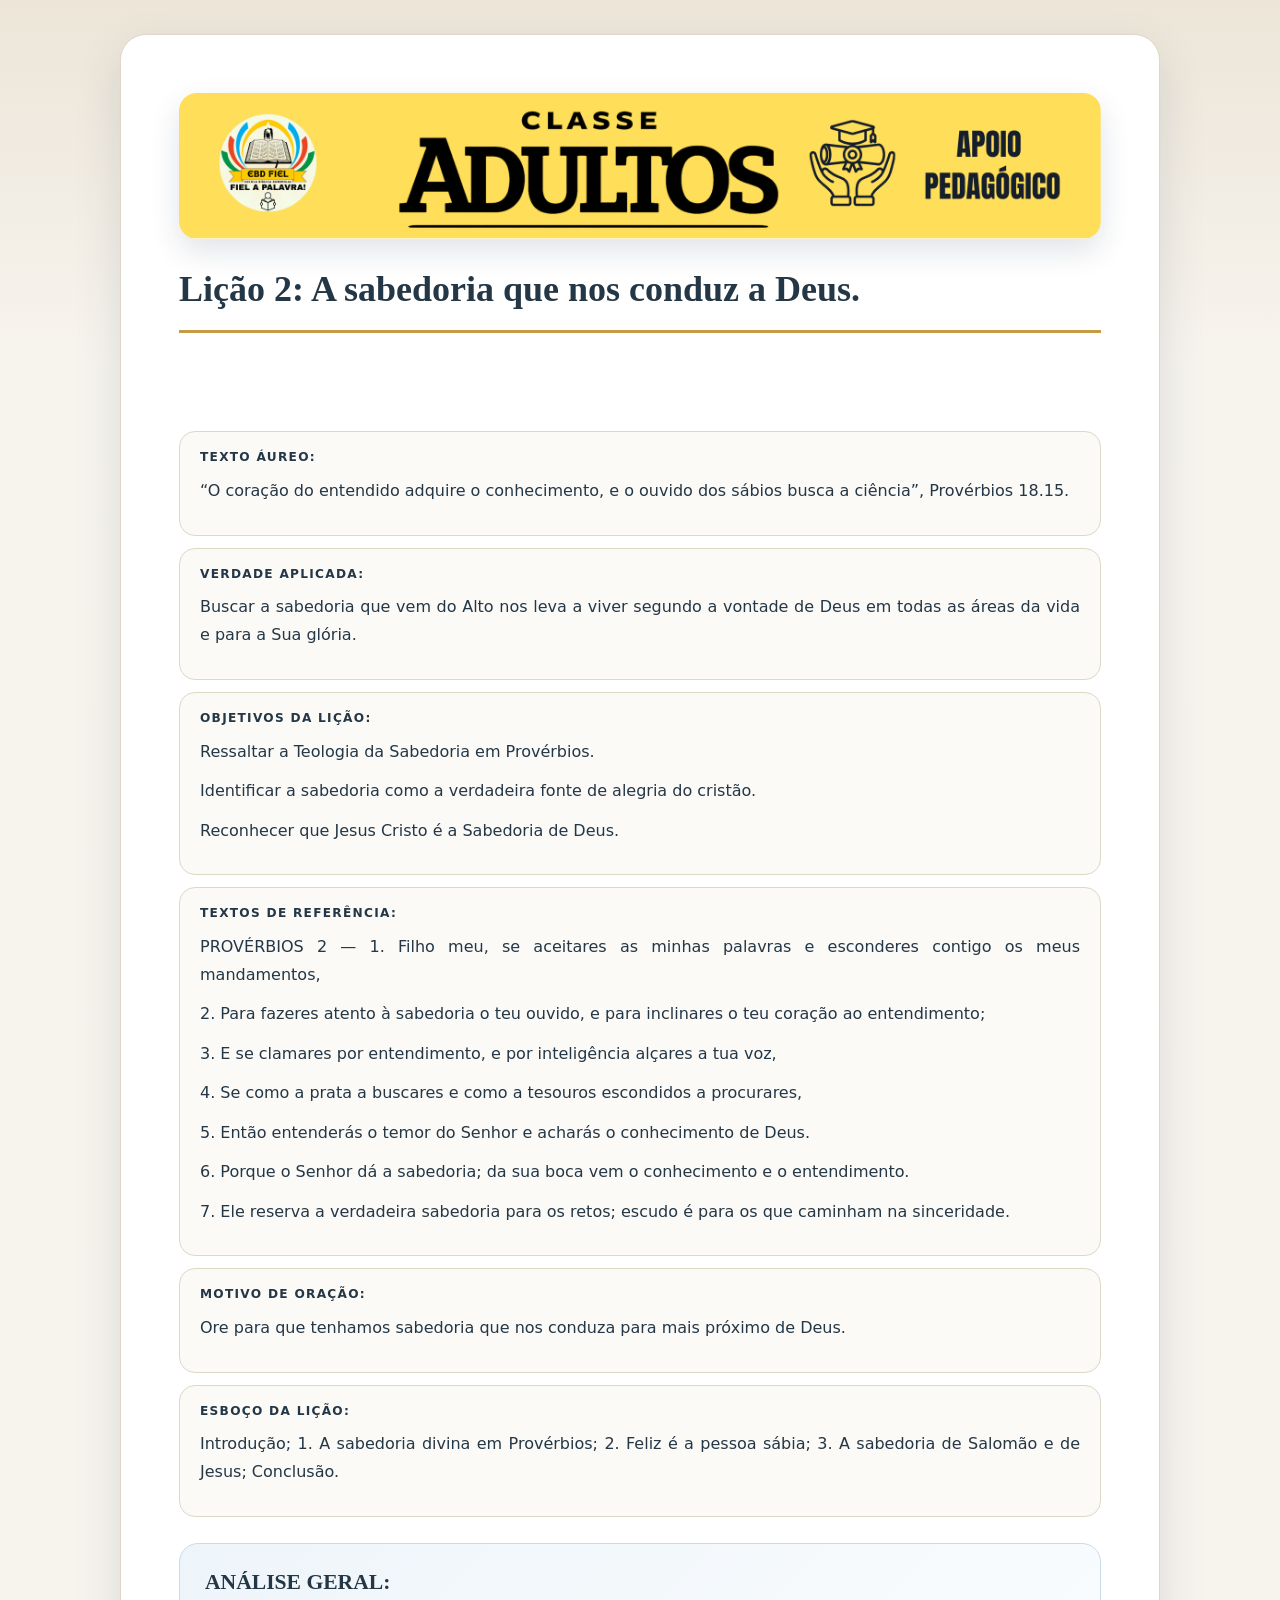
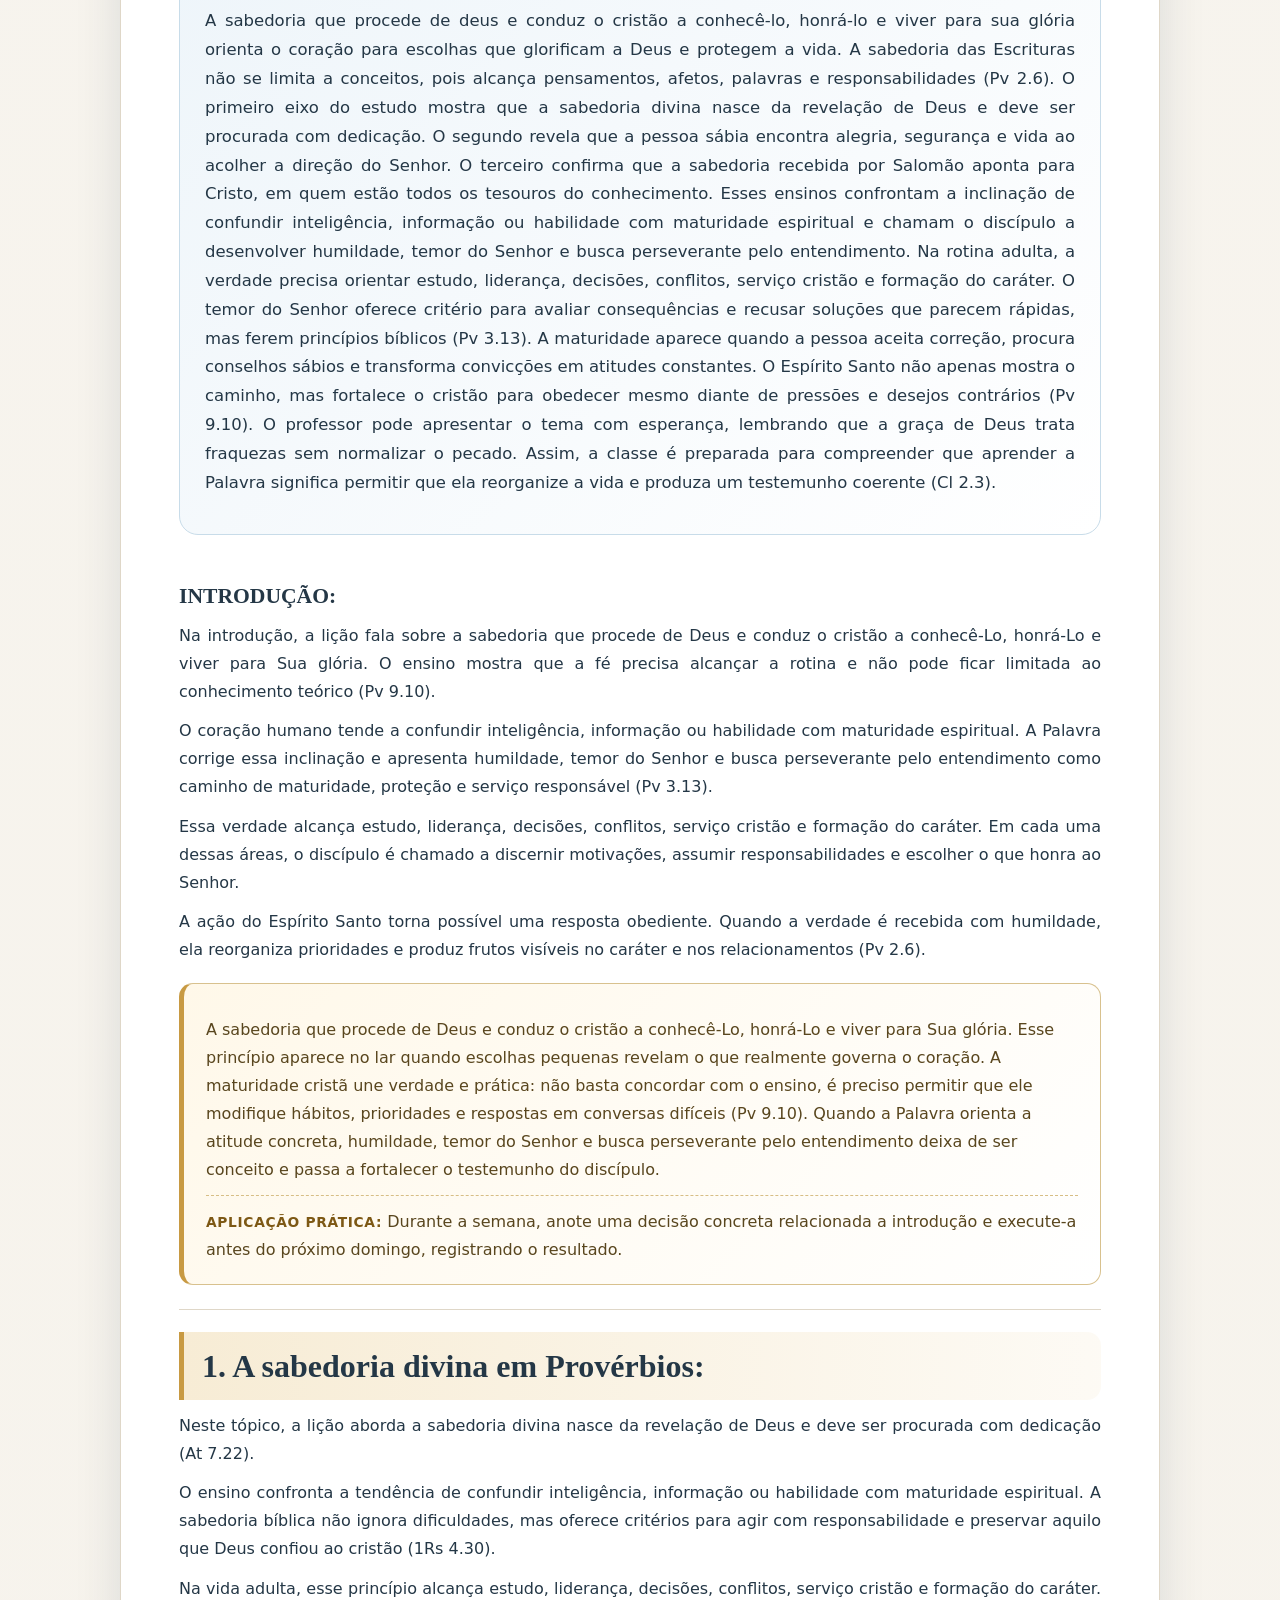
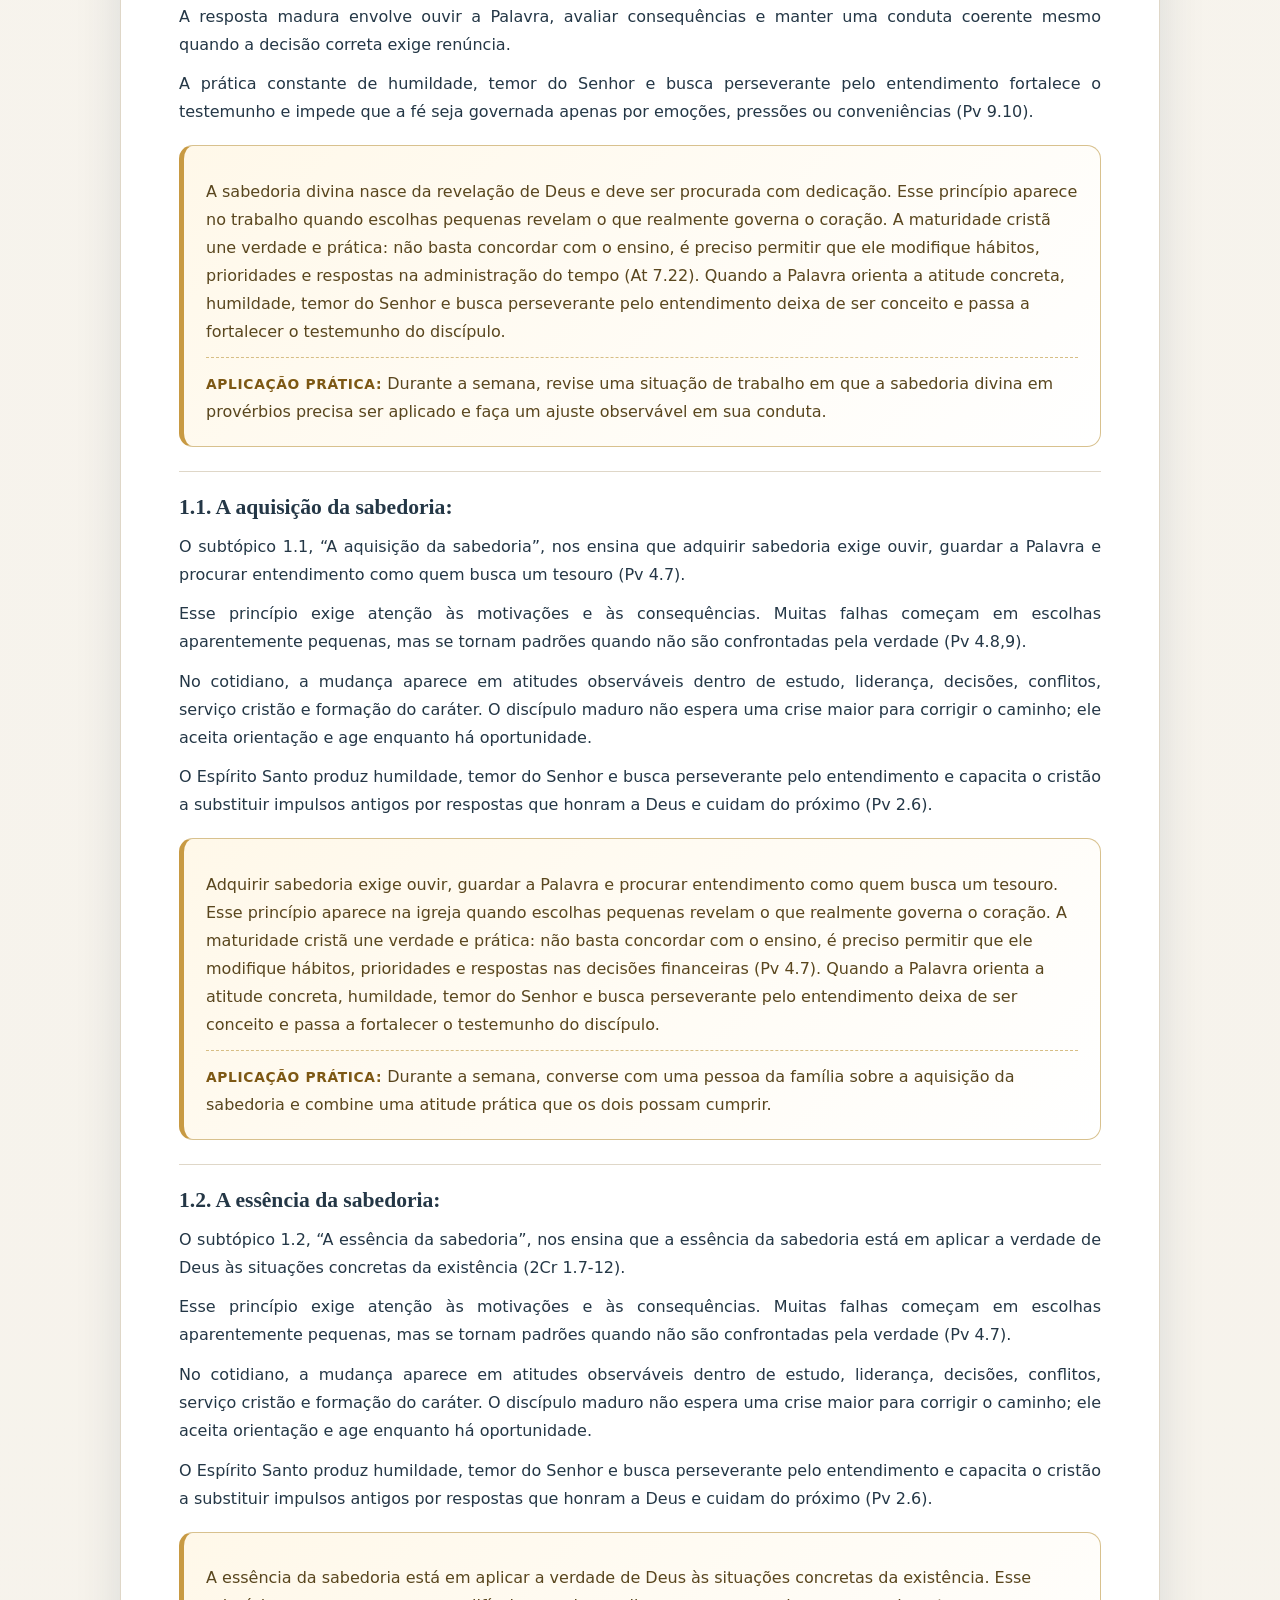
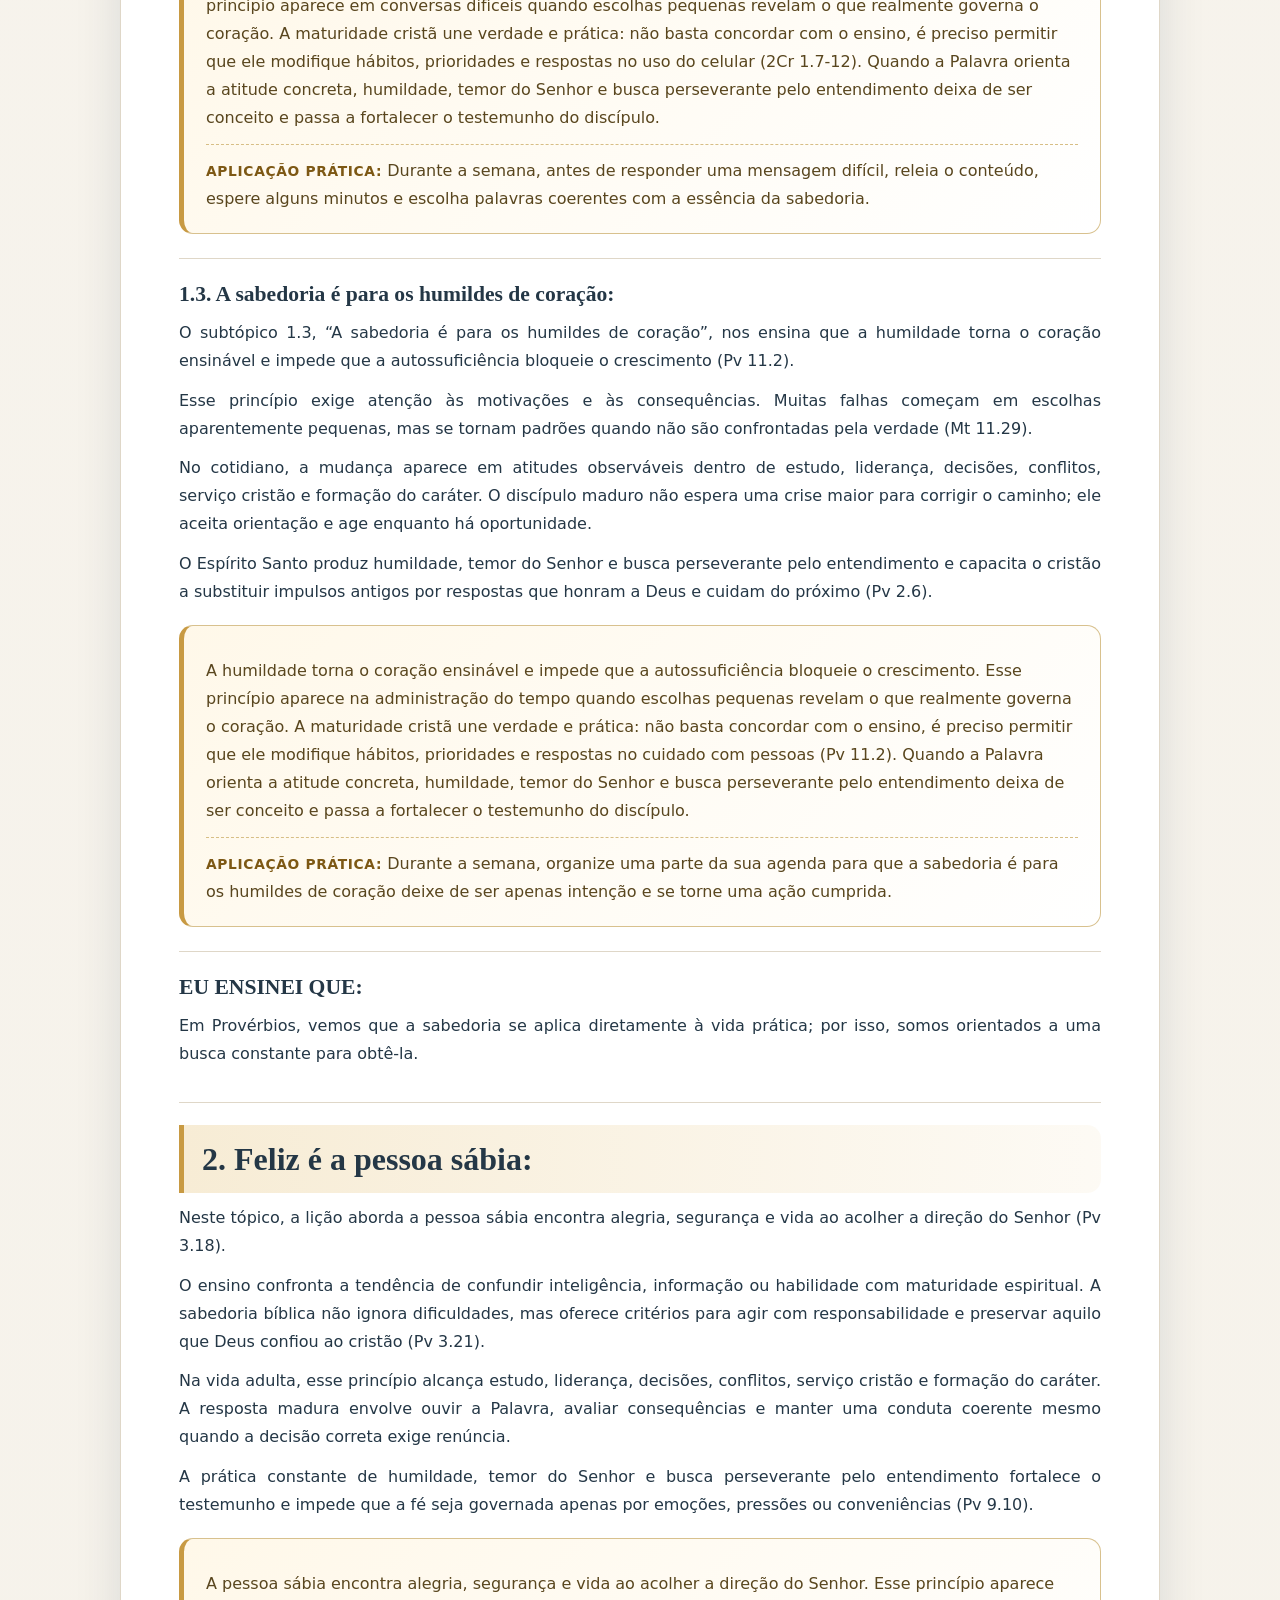
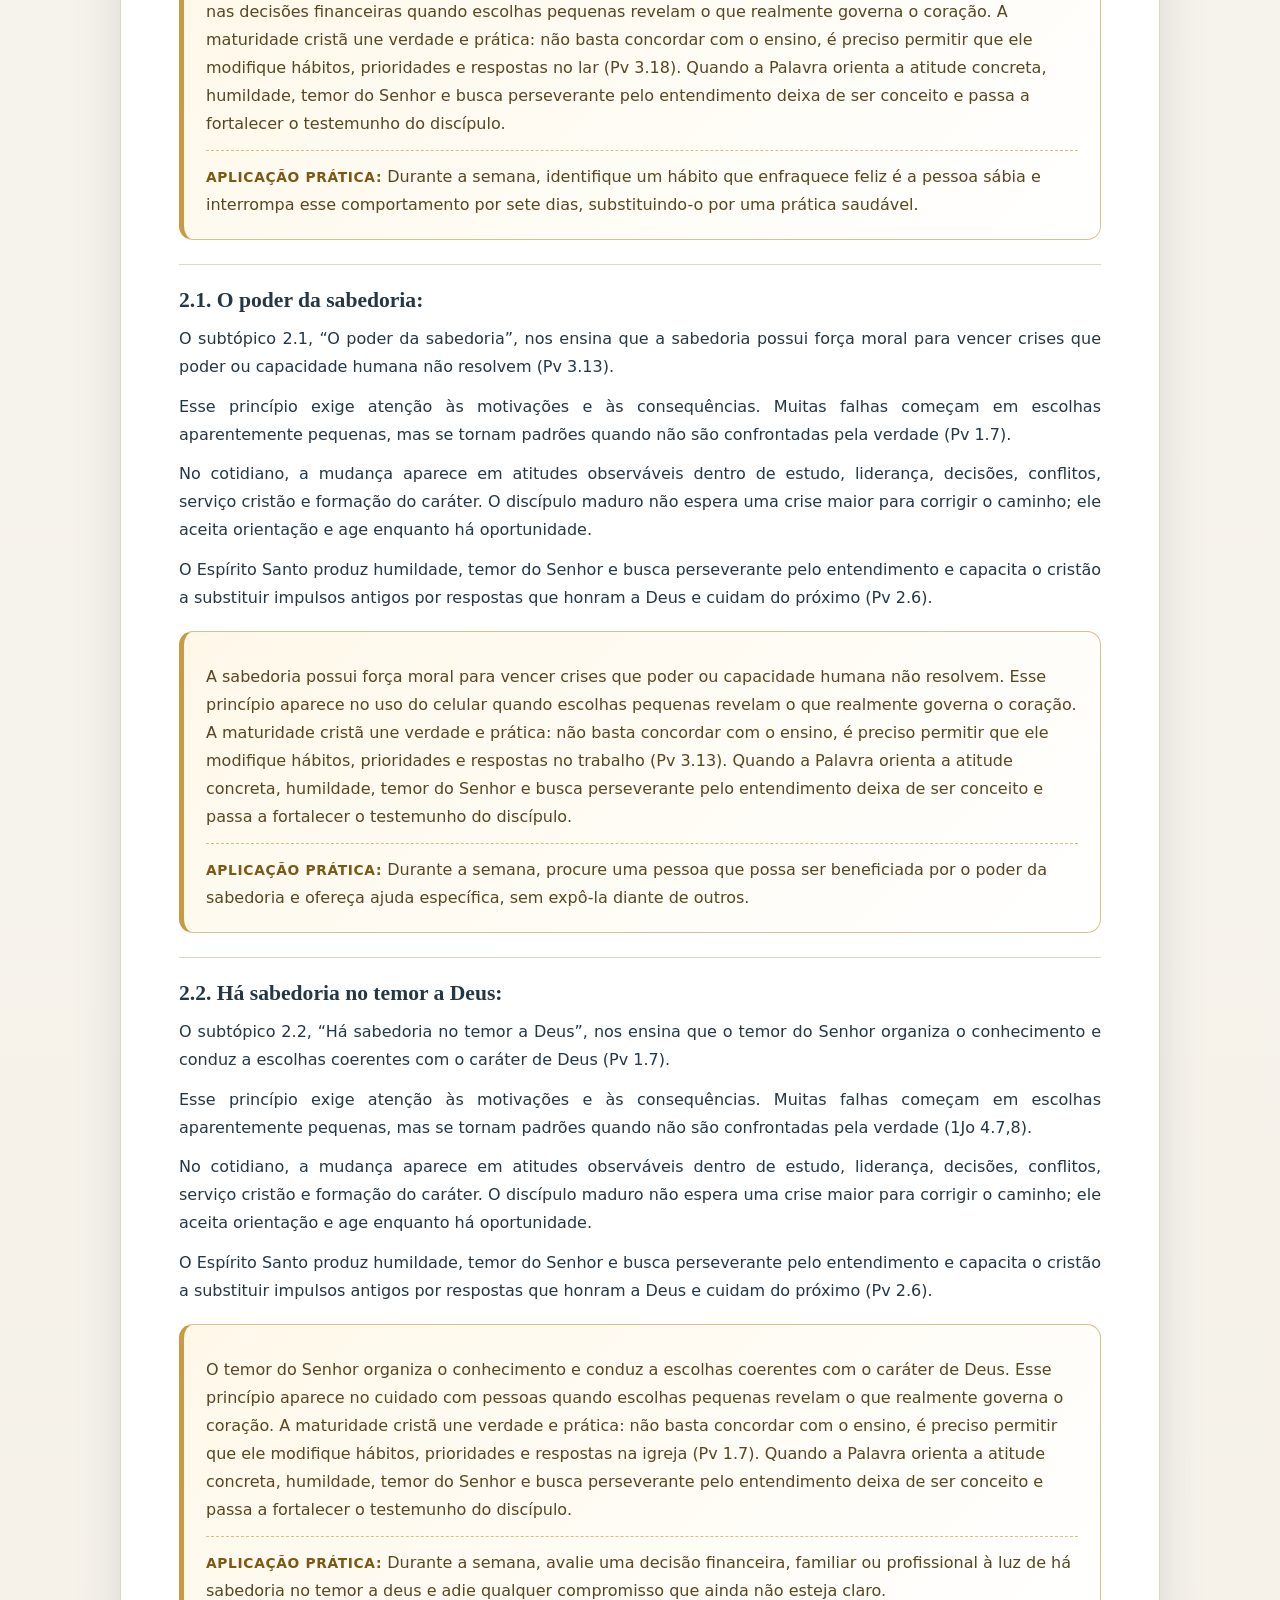
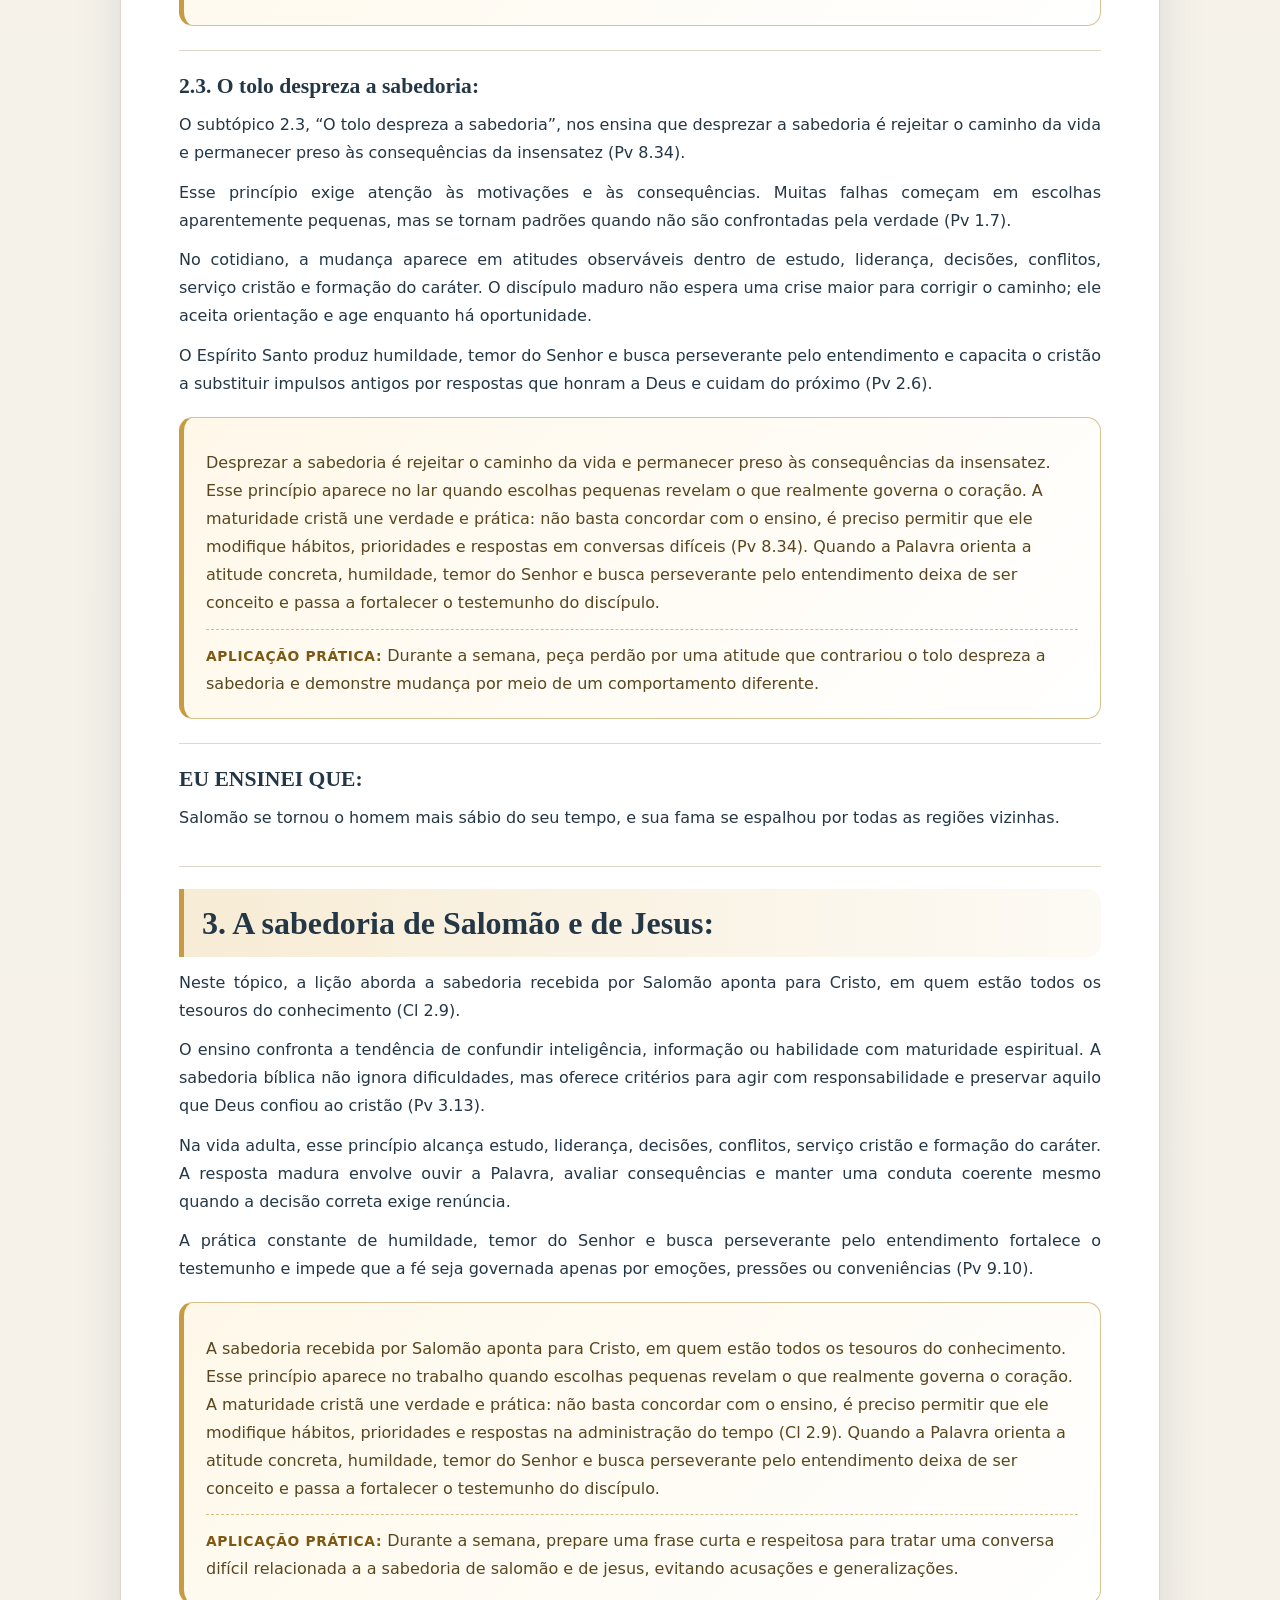
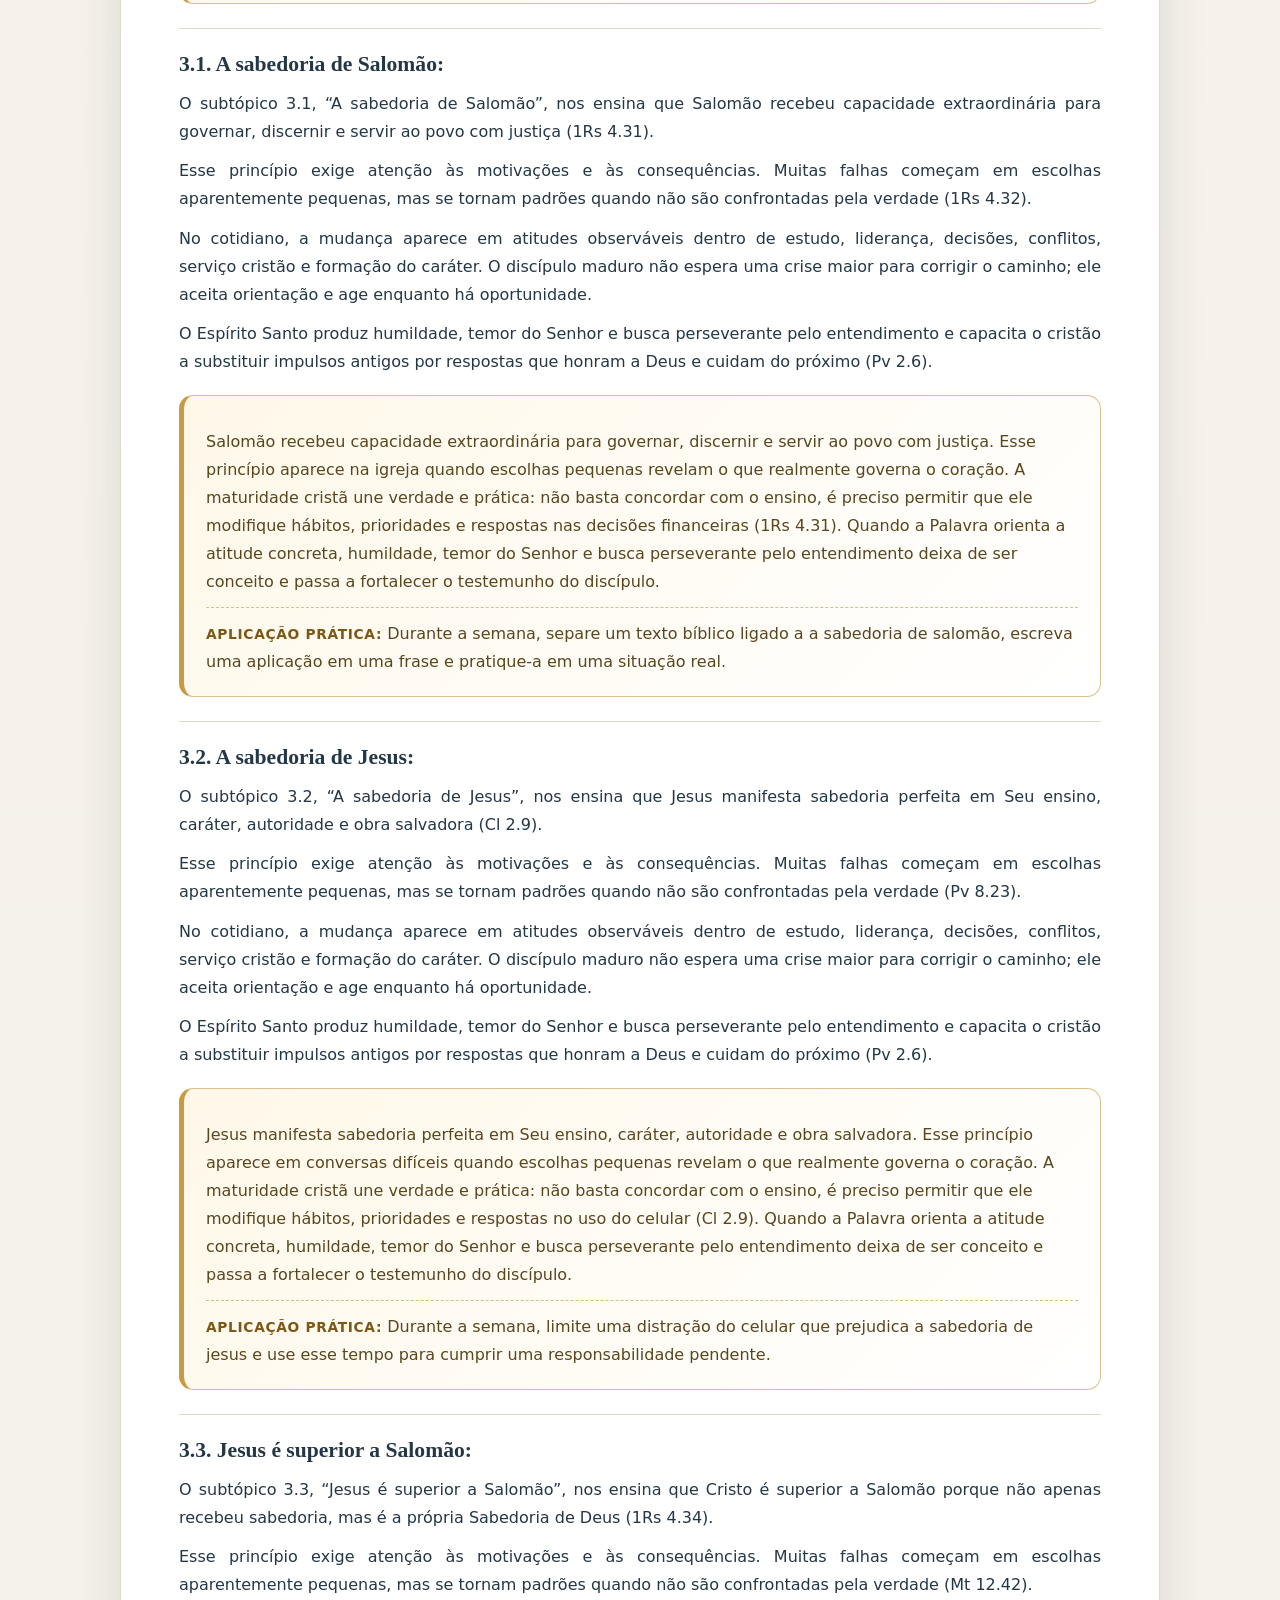
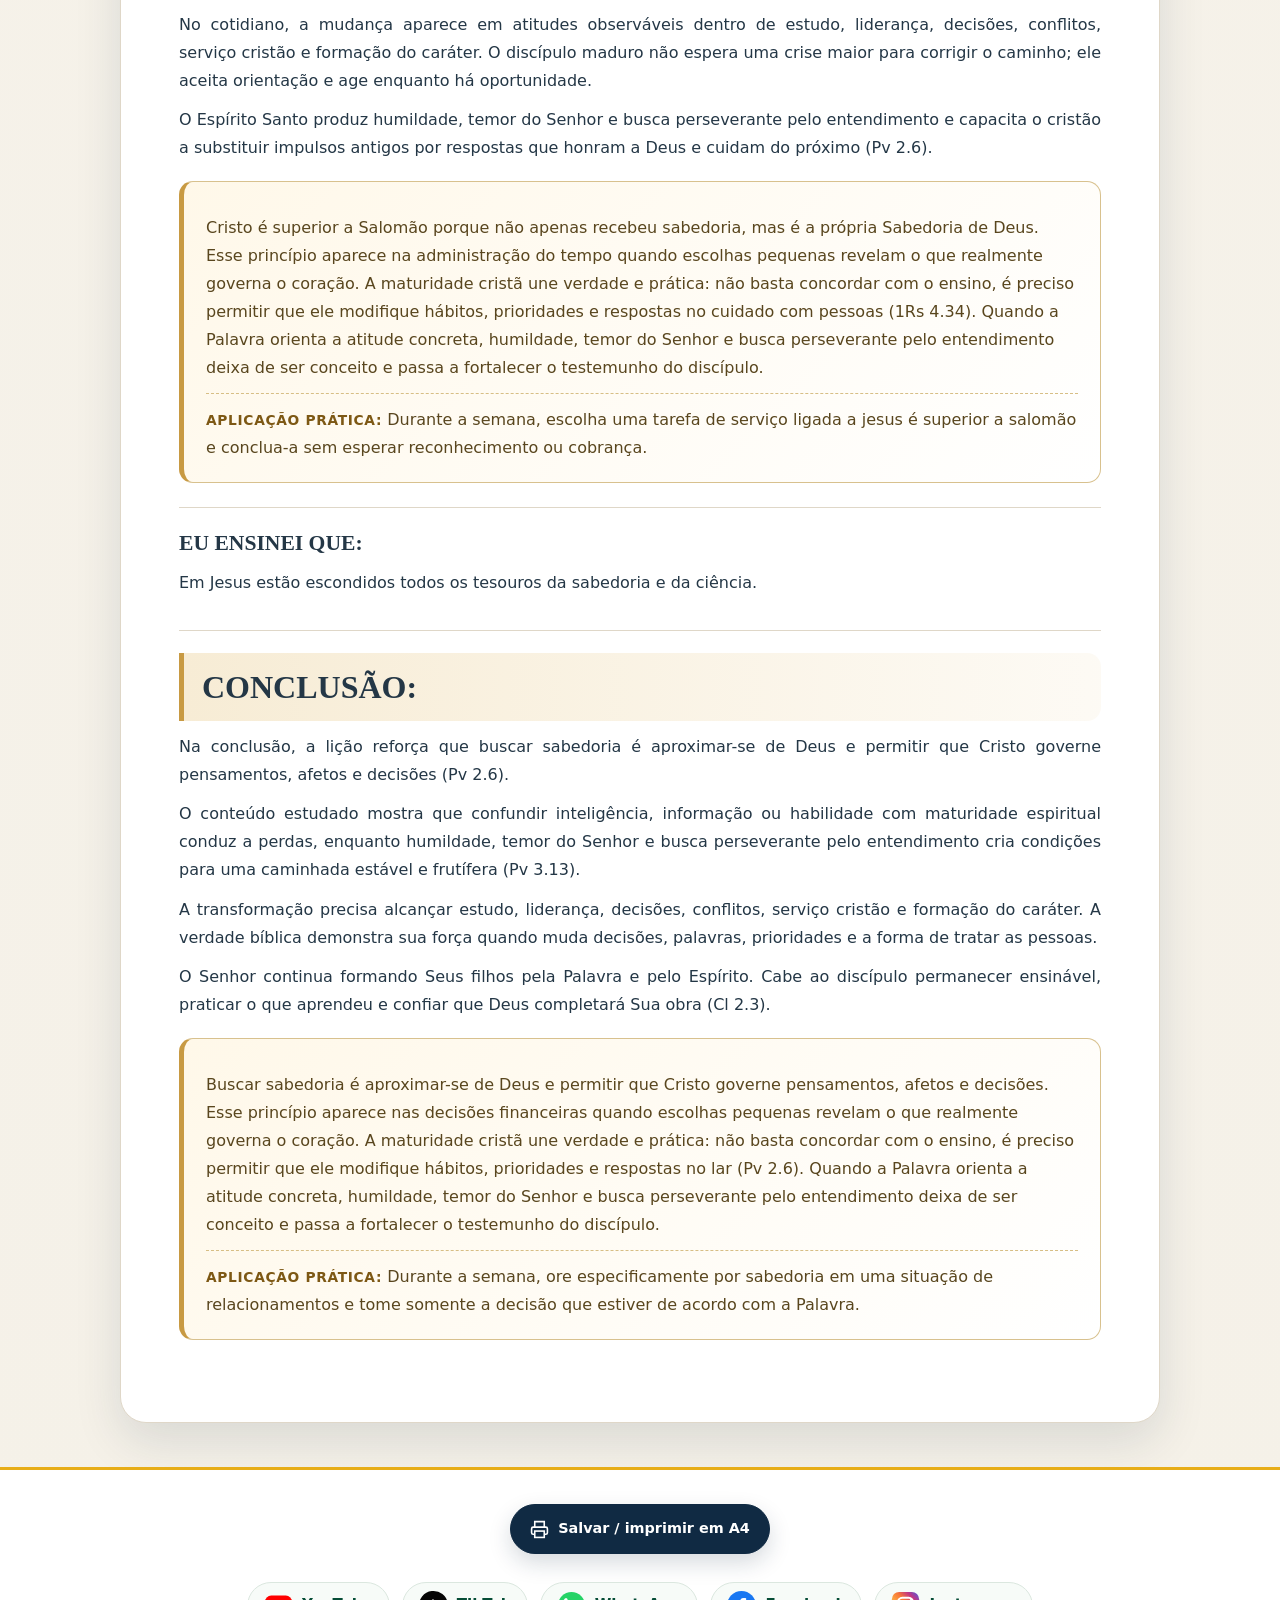
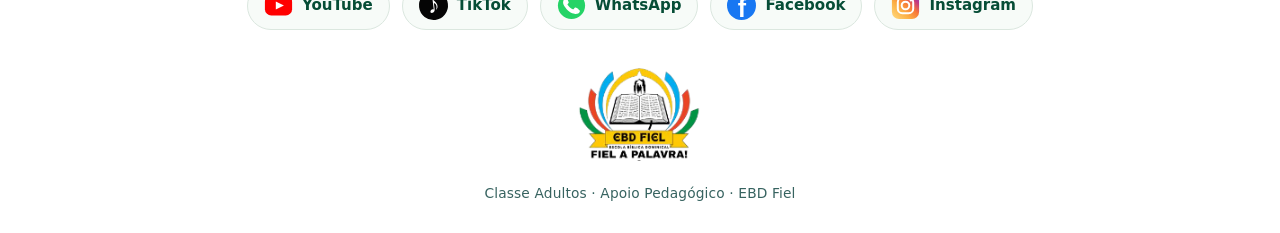
<file: apoio-pedagogico/licao-02-a-sabedoria-que-nos-conduz-a-deus.html>
<!DOCTYPE html>

<html lang="pt-BR">
<head>
<meta charset="utf-8"/>
<meta content="width=device-width, initial-scale=1.0" name="viewport"/>
<title>Lição 2: A sabedoria que nos conduz a Deus.</title>

<link href="assets/apoio-pedagogico.css" rel="stylesheet"/><script defer="True" src="assets/apoio-pedagogico.js"></script></head>
<body class="apoio-licao-page">
<div class="licao-container">
<img alt="Topo Classe Adultos Apoio Pedagógico" class="topo-ebd" src="assets/topo-amarelo.png"/>
<h1 class="preto negrito">Lição 2: A sabedoria que nos conduz a Deus.</h1>
<br/><br/>
<div class="titulo-com-conteudo">
<h3 class="preto negrito">TEXTO ÁUREO: </h3>
<p class="preto primeiro">“O coração do entendido adquire o conhecimento, e o ouvido dos sábios busca a ciência”, Provérbios 18.15.</p>
</div>
<div class="titulo-com-conteudo">
<h3 class="preto negrito">VERDADE APLICADA: </h3>
<p class="preto primeiro">Buscar a sabedoria que vem do Alto nos leva a viver segundo a vontade de Deus em todas as áreas da vida e para a Sua glória.</p>
</div>
<div class="titulo-com-conteudo">
<h3 class="preto negrito">OBJETIVOS DA LIÇÃO: </h3>
<p class="preto primeiro">Ressaltar a Teologia da Sabedoria em Provérbios.</p>
<p class="preto">Identificar a sabedoria como a verdadeira fonte de alegria do cristão.</p>
<p class="preto">Reconhecer que Jesus Cristo é a Sabedoria de Deus.</p>
</div>
<div class="titulo-com-conteudo">
<h3 class="preto negrito">TEXTOS DE REFERÊNCIA: </h3>
<p class="preto primeiro">PROVÉRBIOS 2 — 1. Filho meu, se aceitares as minhas palavras e esconderes contigo os meus mandamentos,</p>
<p class="preto">2. Para fazeres atento à sabedoria o teu ouvido, e para inclinares o teu coração ao entendimento;</p>
<p class="preto">3. E se clamares por entendimento, e por inteligência alçares a tua voz,</p>
<p class="preto">4. Se como a prata a buscares e como a tesouros escondidos a procurares,</p>
<p class="preto">5. Então entenderás o temor do Senhor e acharás o conhecimento de Deus.</p>
<p class="preto">6. Porque o Senhor dá a sabedoria; da sua boca vem o conhecimento e o entendimento.</p>
<p class="preto">7. Ele reserva a verdadeira sabedoria para os retos; escudo é para os que caminham na sinceridade.</p>
</div>
<div class="titulo-com-conteudo">
<h3 class="preto negrito">MOTIVO DE ORAÇÃO: </h3>
<p class="preto primeiro">Ore para que tenhamos sabedoria que nos conduza para mais próximo de Deus.</p>
</div>
<div class="titulo-com-conteudo">
<h3 class="preto negrito">ESBOÇO DA LIÇÃO: </h3>
<p class="preto primeiro">Introdução; 1. A sabedoria divina em Provérbios; 2. Feliz é a pessoa sábia; 3. A sabedoria de Salomão e de Jesus; Conclusão.</p>
</div>
<div class="titulo-com-conteudo">
<h3 class="preto negrito">ANÁLISE GERAL: </h3>
<p class="azul italico primeiro analise-geral-texto">A sabedoria que procede de deus e conduz o cristão a conhecê-lo, honrá-lo e viver para sua glória orienta o coração para escolhas que glorificam a Deus e protegem a vida. A sabedoria das Escrituras não se limita a conceitos, pois alcança pensamentos, afetos, palavras e responsabilidades (Pv 2.6). O primeiro eixo do estudo mostra que a sabedoria divina nasce da revelação de Deus e deve ser procurada com dedicação. O segundo revela que a pessoa sábia encontra alegria, segurança e vida ao acolher a direção do Senhor. O terceiro confirma que a sabedoria recebida por Salomão aponta para Cristo, em quem estão todos os tesouros do conhecimento. Esses ensinos confrontam a inclinação de confundir inteligência, informação ou habilidade com maturidade espiritual e chamam o discípulo a desenvolver humildade, temor do Senhor e busca perseverante pelo entendimento. Na rotina adulta, a verdade precisa orientar estudo, liderança, decisões, conflitos, serviço cristão e formação do caráter. O temor do Senhor oferece critério para avaliar consequências e recusar soluções que parecem rápidas, mas ferem princípios bíblicos (Pv 3.13). A maturidade aparece quando a pessoa aceita correção, procura conselhos sábios e transforma convicções em atitudes constantes. O Espírito Santo não apenas mostra o caminho, mas fortalece o cristão para obedecer mesmo diante de pressões e desejos contrários (Pv 9.10). O professor pode apresentar o tema com esperança, lembrando que a graça de Deus trata fraquezas sem normalizar o pecado. Assim, a classe é preparada para compreender que aprender a Palavra significa permitir que ela reorganize a vida e produza um testemunho coerente (Cl 2.3).</p>
</div>
<div class="titulo-com-conteudo">
<h3 class="preto negrito">INTRODUÇÃO: </h3>
<p class="preto primeiro">Na introdução, a lição fala sobre a sabedoria que procede de Deus e conduz o cristão a conhecê-Lo, honrá-Lo e viver para Sua glória. O ensino mostra que a fé precisa alcançar a rotina e não pode ficar limitada ao conhecimento teórico (Pv 9.10).</p>
<p class="preto">O coração humano tende a confundir inteligência, informação ou habilidade com maturidade espiritual. A Palavra corrige essa inclinação e apresenta humildade, temor do Senhor e busca perseverante pelo entendimento como caminho de maturidade, proteção e serviço responsável (Pv 3.13).</p>
<p class="preto">Essa verdade alcança estudo, liderança, decisões, conflitos, serviço cristão e formação do caráter. Em cada uma dessas áreas, o discípulo é chamado a discernir motivações, assumir responsabilidades e escolher o que honra ao Senhor.</p>
<p class="preto">A ação do Espírito Santo torna possível uma resposta obediente. Quando a verdade é recebida com humildade, ela reorganiza prioridades e produz frutos visíveis no caráter e nos relacionamentos (Pv 2.6).</p>
<div class="apoio-aplicacao">
<p class="azul italico">A sabedoria que procede de Deus e conduz o cristão a conhecê-Lo, honrá-Lo e viver para Sua glória. Esse princípio aparece no lar quando escolhas pequenas revelam o que realmente governa o coração. A maturidade cristã une verdade e prática: não basta concordar com o ensino, é preciso permitir que ele modifique hábitos, prioridades e respostas em conversas difíceis (Pv 9.10). Quando a Palavra orienta a atitude concreta, humildade, temor do Senhor e busca perseverante pelo entendimento deixa de ser conceito e passa a fortalecer o testemunho do discípulo.</p>
<p class="azul italico"><span class="negrito">APLICAÇÃO PRÁTICA:</span> Durante a semana, anote uma decisão concreta relacionada a introdução e execute-a antes do próximo domingo, registrando o resultado.</p>
</div>
</div>
<div class="titulo-com-conteudo">
<h2 class="preto negrito">1. A sabedoria divina em Provérbios: </h2>
<p class="preto primeiro">Neste tópico, a lição aborda a sabedoria divina nasce da revelação de Deus e deve ser procurada com dedicação (At 7.22).</p>
<p class="preto">O ensino confronta a tendência de confundir inteligência, informação ou habilidade com maturidade espiritual. A sabedoria bíblica não ignora dificuldades, mas oferece critérios para agir com responsabilidade e preservar aquilo que Deus confiou ao cristão (1Rs 4.30).</p>
<p class="preto">Na vida adulta, esse princípio alcança estudo, liderança, decisões, conflitos, serviço cristão e formação do caráter. A resposta madura envolve ouvir a Palavra, avaliar consequências e manter uma conduta coerente mesmo quando a decisão correta exige renúncia.</p>
<p class="preto">A prática constante de humildade, temor do Senhor e busca perseverante pelo entendimento fortalece o testemunho e impede que a fé seja governada apenas por emoções, pressões ou conveniências (Pv 9.10).</p>
<div class="apoio-aplicacao">
<p class="azul italico">A sabedoria divina nasce da revelação de Deus e deve ser procurada com dedicação. Esse princípio aparece no trabalho quando escolhas pequenas revelam o que realmente governa o coração. A maturidade cristã une verdade e prática: não basta concordar com o ensino, é preciso permitir que ele modifique hábitos, prioridades e respostas na administração do tempo (At 7.22). Quando a Palavra orienta a atitude concreta, humildade, temor do Senhor e busca perseverante pelo entendimento deixa de ser conceito e passa a fortalecer o testemunho do discípulo.</p>
<p class="azul italico"><span class="negrito">APLICAÇÃO PRÁTICA:</span> Durante a semana, revise uma situação de trabalho em que a sabedoria divina em provérbios precisa ser aplicado e faça um ajuste observável em sua conduta.</p>
</div>
</div>
<div class="titulo-com-conteudo">
<h3 class="preto negrito">1.1. A aquisição da sabedoria: </h3>
<p class="preto primeiro">O subtópico 1.1, “A aquisição da sabedoria”, nos ensina que adquirir sabedoria exige ouvir, guardar a Palavra e procurar entendimento como quem busca um tesouro (Pv 4.7).</p>
<p class="preto">Esse princípio exige atenção às motivações e às consequências. Muitas falhas começam em escolhas aparentemente pequenas, mas se tornam padrões quando não são confrontadas pela verdade (Pv 4.8,9).</p>
<p class="preto">No cotidiano, a mudança aparece em atitudes observáveis dentro de estudo, liderança, decisões, conflitos, serviço cristão e formação do caráter. O discípulo maduro não espera uma crise maior para corrigir o caminho; ele aceita orientação e age enquanto há oportunidade.</p>
<p class="preto">O Espírito Santo produz humildade, temor do Senhor e busca perseverante pelo entendimento e capacita o cristão a substituir impulsos antigos por respostas que honram a Deus e cuidam do próximo (Pv 2.6).</p>
<div class="apoio-aplicacao">
<p class="azul italico">Adquirir sabedoria exige ouvir, guardar a Palavra e procurar entendimento como quem busca um tesouro. Esse princípio aparece na igreja quando escolhas pequenas revelam o que realmente governa o coração. A maturidade cristã une verdade e prática: não basta concordar com o ensino, é preciso permitir que ele modifique hábitos, prioridades e respostas nas decisões financeiras (Pv 4.7). Quando a Palavra orienta a atitude concreta, humildade, temor do Senhor e busca perseverante pelo entendimento deixa de ser conceito e passa a fortalecer o testemunho do discípulo.</p>
<p class="azul italico"><span class="negrito">APLICAÇÃO PRÁTICA:</span> Durante a semana, converse com uma pessoa da família sobre a aquisição da sabedoria e combine uma atitude prática que os dois possam cumprir.</p>
</div>
</div>
<div class="titulo-com-conteudo">
<h3 class="preto negrito">1.2. A essência da sabedoria: </h3>
<p class="preto primeiro">O subtópico 1.2, “A essência da sabedoria”, nos ensina que a essência da sabedoria está em aplicar a verdade de Deus às situações concretas da existência (2Cr 1.7-12).</p>
<p class="preto">Esse princípio exige atenção às motivações e às consequências. Muitas falhas começam em escolhas aparentemente pequenas, mas se tornam padrões quando não são confrontadas pela verdade (Pv 4.7).</p>
<p class="preto">No cotidiano, a mudança aparece em atitudes observáveis dentro de estudo, liderança, decisões, conflitos, serviço cristão e formação do caráter. O discípulo maduro não espera uma crise maior para corrigir o caminho; ele aceita orientação e age enquanto há oportunidade.</p>
<p class="preto">O Espírito Santo produz humildade, temor do Senhor e busca perseverante pelo entendimento e capacita o cristão a substituir impulsos antigos por respostas que honram a Deus e cuidam do próximo (Pv 2.6).</p>
<div class="apoio-aplicacao">
<p class="azul italico">A essência da sabedoria está em aplicar a verdade de Deus às situações concretas da existência. Esse princípio aparece em conversas difíceis quando escolhas pequenas revelam o que realmente governa o coração. A maturidade cristã une verdade e prática: não basta concordar com o ensino, é preciso permitir que ele modifique hábitos, prioridades e respostas no uso do celular (2Cr 1.7-12). Quando a Palavra orienta a atitude concreta, humildade, temor do Senhor e busca perseverante pelo entendimento deixa de ser conceito e passa a fortalecer o testemunho do discípulo.</p>
<p class="azul italico"><span class="negrito">APLICAÇÃO PRÁTICA:</span> Durante a semana, antes de responder uma mensagem difícil, releia o conteúdo, espere alguns minutos e escolha palavras coerentes com a essência da sabedoria.</p>
</div>
</div>
<div class="titulo-com-conteudo">
<h3 class="preto negrito">1.3. A sabedoria é para os humildes de coração: </h3>
<p class="preto primeiro">O subtópico 1.3, “A sabedoria é para os humildes de coração”, nos ensina que a humildade torna o coração ensinável e impede que a autossuficiência bloqueie o crescimento (Pv 11.2).</p>
<p class="preto">Esse princípio exige atenção às motivações e às consequências. Muitas falhas começam em escolhas aparentemente pequenas, mas se tornam padrões quando não são confrontadas pela verdade (Mt 11.29).</p>
<p class="preto">No cotidiano, a mudança aparece em atitudes observáveis dentro de estudo, liderança, decisões, conflitos, serviço cristão e formação do caráter. O discípulo maduro não espera uma crise maior para corrigir o caminho; ele aceita orientação e age enquanto há oportunidade.</p>
<p class="preto">O Espírito Santo produz humildade, temor do Senhor e busca perseverante pelo entendimento e capacita o cristão a substituir impulsos antigos por respostas que honram a Deus e cuidam do próximo (Pv 2.6).</p>
<div class="apoio-aplicacao">
<p class="azul italico">A humildade torna o coração ensinável e impede que a autossuficiência bloqueie o crescimento. Esse princípio aparece na administração do tempo quando escolhas pequenas revelam o que realmente governa o coração. A maturidade cristã une verdade e prática: não basta concordar com o ensino, é preciso permitir que ele modifique hábitos, prioridades e respostas no cuidado com pessoas (Pv 11.2). Quando a Palavra orienta a atitude concreta, humildade, temor do Senhor e busca perseverante pelo entendimento deixa de ser conceito e passa a fortalecer o testemunho do discípulo.</p>
<p class="azul italico"><span class="negrito">APLICAÇÃO PRÁTICA:</span> Durante a semana, organize uma parte da sua agenda para que a sabedoria é para os humildes de coração deixe de ser apenas intenção e se torne uma ação cumprida.</p>
</div>
</div>
<div class="titulo-com-conteudo">
<h3 class="preto negrito">EU ENSINEI QUE: </h3>
<p class="preto primeiro">Em Provérbios, vemos que a sabedoria se aplica diretamente à vida prática; por isso, somos orientados a uma busca constante para obtê-la.</p>
</div>
<div class="titulo-com-conteudo">
<h2 class="preto negrito">2. Feliz é a pessoa sábia: </h2>
<p class="preto primeiro">Neste tópico, a lição aborda a pessoa sábia encontra alegria, segurança e vida ao acolher a direção do Senhor (Pv 3.18).</p>
<p class="preto">O ensino confronta a tendência de confundir inteligência, informação ou habilidade com maturidade espiritual. A sabedoria bíblica não ignora dificuldades, mas oferece critérios para agir com responsabilidade e preservar aquilo que Deus confiou ao cristão (Pv 3.21).</p>
<p class="preto">Na vida adulta, esse princípio alcança estudo, liderança, decisões, conflitos, serviço cristão e formação do caráter. A resposta madura envolve ouvir a Palavra, avaliar consequências e manter uma conduta coerente mesmo quando a decisão correta exige renúncia.</p>
<p class="preto">A prática constante de humildade, temor do Senhor e busca perseverante pelo entendimento fortalece o testemunho e impede que a fé seja governada apenas por emoções, pressões ou conveniências (Pv 9.10).</p>
<div class="apoio-aplicacao">
<p class="azul italico">A pessoa sábia encontra alegria, segurança e vida ao acolher a direção do Senhor. Esse princípio aparece nas decisões financeiras quando escolhas pequenas revelam o que realmente governa o coração. A maturidade cristã une verdade e prática: não basta concordar com o ensino, é preciso permitir que ele modifique hábitos, prioridades e respostas no lar (Pv 3.18). Quando a Palavra orienta a atitude concreta, humildade, temor do Senhor e busca perseverante pelo entendimento deixa de ser conceito e passa a fortalecer o testemunho do discípulo.</p>
<p class="azul italico"><span class="negrito">APLICAÇÃO PRÁTICA:</span> Durante a semana, identifique um hábito que enfraquece feliz é a pessoa sábia e interrompa esse comportamento por sete dias, substituindo-o por uma prática saudável.</p>
</div>
</div>
<div class="titulo-com-conteudo">
<h3 class="preto negrito">2.1. O poder da sabedoria: </h3>
<p class="preto primeiro">O subtópico 2.1, “O poder da sabedoria”, nos ensina que a sabedoria possui força moral para vencer crises que poder ou capacidade humana não resolvem (Pv 3.13).</p>
<p class="preto">Esse princípio exige atenção às motivações e às consequências. Muitas falhas começam em escolhas aparentemente pequenas, mas se tornam padrões quando não são confrontadas pela verdade (Pv 1.7).</p>
<p class="preto">No cotidiano, a mudança aparece em atitudes observáveis dentro de estudo, liderança, decisões, conflitos, serviço cristão e formação do caráter. O discípulo maduro não espera uma crise maior para corrigir o caminho; ele aceita orientação e age enquanto há oportunidade.</p>
<p class="preto">O Espírito Santo produz humildade, temor do Senhor e busca perseverante pelo entendimento e capacita o cristão a substituir impulsos antigos por respostas que honram a Deus e cuidam do próximo (Pv 2.6).</p>
<div class="apoio-aplicacao">
<p class="azul italico">A sabedoria possui força moral para vencer crises que poder ou capacidade humana não resolvem. Esse princípio aparece no uso do celular quando escolhas pequenas revelam o que realmente governa o coração. A maturidade cristã une verdade e prática: não basta concordar com o ensino, é preciso permitir que ele modifique hábitos, prioridades e respostas no trabalho (Pv 3.13). Quando a Palavra orienta a atitude concreta, humildade, temor do Senhor e busca perseverante pelo entendimento deixa de ser conceito e passa a fortalecer o testemunho do discípulo.</p>
<p class="azul italico"><span class="negrito">APLICAÇÃO PRÁTICA:</span> Durante a semana, procure uma pessoa que possa ser beneficiada por o poder da sabedoria e ofereça ajuda específica, sem expô-la diante de outros.</p>
</div>
</div>
<div class="titulo-com-conteudo">
<h3 class="preto negrito">2.2. Há sabedoria no temor a Deus: </h3>
<p class="preto primeiro">O subtópico 2.2, “Há sabedoria no temor a Deus”, nos ensina que o temor do Senhor organiza o conhecimento e conduz a escolhas coerentes com o caráter de Deus (Pv 1.7).</p>
<p class="preto">Esse princípio exige atenção às motivações e às consequências. Muitas falhas começam em escolhas aparentemente pequenas, mas se tornam padrões quando não são confrontadas pela verdade (1Jo 4.7,8).</p>
<p class="preto">No cotidiano, a mudança aparece em atitudes observáveis dentro de estudo, liderança, decisões, conflitos, serviço cristão e formação do caráter. O discípulo maduro não espera uma crise maior para corrigir o caminho; ele aceita orientação e age enquanto há oportunidade.</p>
<p class="preto">O Espírito Santo produz humildade, temor do Senhor e busca perseverante pelo entendimento e capacita o cristão a substituir impulsos antigos por respostas que honram a Deus e cuidam do próximo (Pv 2.6).</p>
<div class="apoio-aplicacao">
<p class="azul italico">O temor do Senhor organiza o conhecimento e conduz a escolhas coerentes com o caráter de Deus. Esse princípio aparece no cuidado com pessoas quando escolhas pequenas revelam o que realmente governa o coração. A maturidade cristã une verdade e prática: não basta concordar com o ensino, é preciso permitir que ele modifique hábitos, prioridades e respostas na igreja (Pv 1.7). Quando a Palavra orienta a atitude concreta, humildade, temor do Senhor e busca perseverante pelo entendimento deixa de ser conceito e passa a fortalecer o testemunho do discípulo.</p>
<p class="azul italico"><span class="negrito">APLICAÇÃO PRÁTICA:</span> Durante a semana, avalie uma decisão financeira, familiar ou profissional à luz de há sabedoria no temor a deus e adie qualquer compromisso que ainda não esteja claro.</p>
</div>
</div>
<div class="titulo-com-conteudo">
<h3 class="preto negrito">2.3. O tolo despreza a sabedoria: </h3>
<p class="preto primeiro">O subtópico 2.3, “O tolo despreza a sabedoria”, nos ensina que desprezar a sabedoria é rejeitar o caminho da vida e permanecer preso às consequências da insensatez (Pv 8.34).</p>
<p class="preto">Esse princípio exige atenção às motivações e às consequências. Muitas falhas começam em escolhas aparentemente pequenas, mas se tornam padrões quando não são confrontadas pela verdade (Pv 1.7).</p>
<p class="preto">No cotidiano, a mudança aparece em atitudes observáveis dentro de estudo, liderança, decisões, conflitos, serviço cristão e formação do caráter. O discípulo maduro não espera uma crise maior para corrigir o caminho; ele aceita orientação e age enquanto há oportunidade.</p>
<p class="preto">O Espírito Santo produz humildade, temor do Senhor e busca perseverante pelo entendimento e capacita o cristão a substituir impulsos antigos por respostas que honram a Deus e cuidam do próximo (Pv 2.6).</p>
<div class="apoio-aplicacao">
<p class="azul italico">Desprezar a sabedoria é rejeitar o caminho da vida e permanecer preso às consequências da insensatez. Esse princípio aparece no lar quando escolhas pequenas revelam o que realmente governa o coração. A maturidade cristã une verdade e prática: não basta concordar com o ensino, é preciso permitir que ele modifique hábitos, prioridades e respostas em conversas difíceis (Pv 8.34). Quando a Palavra orienta a atitude concreta, humildade, temor do Senhor e busca perseverante pelo entendimento deixa de ser conceito e passa a fortalecer o testemunho do discípulo.</p>
<p class="azul italico"><span class="negrito">APLICAÇÃO PRÁTICA:</span> Durante a semana, peça perdão por uma atitude que contrariou o tolo despreza a sabedoria e demonstre mudança por meio de um comportamento diferente.</p>
</div>
</div>
<div class="titulo-com-conteudo">
<h3 class="preto negrito">EU ENSINEI QUE: </h3>
<p class="preto primeiro">Salomão se tornou o homem mais sábio do seu tempo, e sua fama se espalhou por todas as regiões vizinhas.</p>
</div>
<div class="titulo-com-conteudo">
<h2 class="preto negrito">3. A sabedoria de Salomão e de Jesus: </h2>
<p class="preto primeiro">Neste tópico, a lição aborda a sabedoria recebida por Salomão aponta para Cristo, em quem estão todos os tesouros do conhecimento (Cl 2.9).</p>
<p class="preto">O ensino confronta a tendência de confundir inteligência, informação ou habilidade com maturidade espiritual. A sabedoria bíblica não ignora dificuldades, mas oferece critérios para agir com responsabilidade e preservar aquilo que Deus confiou ao cristão (Pv 3.13).</p>
<p class="preto">Na vida adulta, esse princípio alcança estudo, liderança, decisões, conflitos, serviço cristão e formação do caráter. A resposta madura envolve ouvir a Palavra, avaliar consequências e manter uma conduta coerente mesmo quando a decisão correta exige renúncia.</p>
<p class="preto">A prática constante de humildade, temor do Senhor e busca perseverante pelo entendimento fortalece o testemunho e impede que a fé seja governada apenas por emoções, pressões ou conveniências (Pv 9.10).</p>
<div class="apoio-aplicacao">
<p class="azul italico">A sabedoria recebida por Salomão aponta para Cristo, em quem estão todos os tesouros do conhecimento. Esse princípio aparece no trabalho quando escolhas pequenas revelam o que realmente governa o coração. A maturidade cristã une verdade e prática: não basta concordar com o ensino, é preciso permitir que ele modifique hábitos, prioridades e respostas na administração do tempo (Cl 2.9). Quando a Palavra orienta a atitude concreta, humildade, temor do Senhor e busca perseverante pelo entendimento deixa de ser conceito e passa a fortalecer o testemunho do discípulo.</p>
<p class="azul italico"><span class="negrito">APLICAÇÃO PRÁTICA:</span> Durante a semana, prepare uma frase curta e respeitosa para tratar uma conversa difícil relacionada a a sabedoria de salomão e de jesus, evitando acusações e generalizações.</p>
</div>
</div>
<div class="titulo-com-conteudo">
<h3 class="preto negrito">3.1. A sabedoria de Salomão: </h3>
<p class="preto primeiro">O subtópico 3.1, “A sabedoria de Salomão”, nos ensina que Salomão recebeu capacidade extraordinária para governar, discernir e servir ao povo com justiça (1Rs 4.31).</p>
<p class="preto">Esse princípio exige atenção às motivações e às consequências. Muitas falhas começam em escolhas aparentemente pequenas, mas se tornam padrões quando não são confrontadas pela verdade (1Rs 4.32).</p>
<p class="preto">No cotidiano, a mudança aparece em atitudes observáveis dentro de estudo, liderança, decisões, conflitos, serviço cristão e formação do caráter. O discípulo maduro não espera uma crise maior para corrigir o caminho; ele aceita orientação e age enquanto há oportunidade.</p>
<p class="preto">O Espírito Santo produz humildade, temor do Senhor e busca perseverante pelo entendimento e capacita o cristão a substituir impulsos antigos por respostas que honram a Deus e cuidam do próximo (Pv 2.6).</p>
<div class="apoio-aplicacao">
<p class="azul italico">Salomão recebeu capacidade extraordinária para governar, discernir e servir ao povo com justiça. Esse princípio aparece na igreja quando escolhas pequenas revelam o que realmente governa o coração. A maturidade cristã une verdade e prática: não basta concordar com o ensino, é preciso permitir que ele modifique hábitos, prioridades e respostas nas decisões financeiras (1Rs 4.31). Quando a Palavra orienta a atitude concreta, humildade, temor do Senhor e busca perseverante pelo entendimento deixa de ser conceito e passa a fortalecer o testemunho do discípulo.</p>
<p class="azul italico"><span class="negrito">APLICAÇÃO PRÁTICA:</span> Durante a semana, separe um texto bíblico ligado a a sabedoria de salomão, escreva uma aplicação em uma frase e pratique-a em uma situação real.</p>
</div>
</div>
<div class="titulo-com-conteudo">
<h3 class="preto negrito">3.2. A sabedoria de Jesus: </h3>
<p class="preto primeiro">O subtópico 3.2, “A sabedoria de Jesus”, nos ensina que Jesus manifesta sabedoria perfeita em Seu ensino, caráter, autoridade e obra salvadora (Cl 2.9).</p>
<p class="preto">Esse princípio exige atenção às motivações e às consequências. Muitas falhas começam em escolhas aparentemente pequenas, mas se tornam padrões quando não são confrontadas pela verdade (Pv 8.23).</p>
<p class="preto">No cotidiano, a mudança aparece em atitudes observáveis dentro de estudo, liderança, decisões, conflitos, serviço cristão e formação do caráter. O discípulo maduro não espera uma crise maior para corrigir o caminho; ele aceita orientação e age enquanto há oportunidade.</p>
<p class="preto">O Espírito Santo produz humildade, temor do Senhor e busca perseverante pelo entendimento e capacita o cristão a substituir impulsos antigos por respostas que honram a Deus e cuidam do próximo (Pv 2.6).</p>
<div class="apoio-aplicacao">
<p class="azul italico">Jesus manifesta sabedoria perfeita em Seu ensino, caráter, autoridade e obra salvadora. Esse princípio aparece em conversas difíceis quando escolhas pequenas revelam o que realmente governa o coração. A maturidade cristã une verdade e prática: não basta concordar com o ensino, é preciso permitir que ele modifique hábitos, prioridades e respostas no uso do celular (Cl 2.9). Quando a Palavra orienta a atitude concreta, humildade, temor do Senhor e busca perseverante pelo entendimento deixa de ser conceito e passa a fortalecer o testemunho do discípulo.</p>
<p class="azul italico"><span class="negrito">APLICAÇÃO PRÁTICA:</span> Durante a semana, limite uma distração do celular que prejudica a sabedoria de jesus e use esse tempo para cumprir uma responsabilidade pendente.</p>
</div>
</div>
<div class="titulo-com-conteudo">
<h3 class="preto negrito">3.3. Jesus é superior a Salomão: </h3>
<p class="preto primeiro">O subtópico 3.3, “Jesus é superior a Salomão”, nos ensina que Cristo é superior a Salomão porque não apenas recebeu sabedoria, mas é a própria Sabedoria de Deus (1Rs 4.34).</p>
<p class="preto">Esse princípio exige atenção às motivações e às consequências. Muitas falhas começam em escolhas aparentemente pequenas, mas se tornam padrões quando não são confrontadas pela verdade (Mt 12.42).</p>
<p class="preto">No cotidiano, a mudança aparece em atitudes observáveis dentro de estudo, liderança, decisões, conflitos, serviço cristão e formação do caráter. O discípulo maduro não espera uma crise maior para corrigir o caminho; ele aceita orientação e age enquanto há oportunidade.</p>
<p class="preto">O Espírito Santo produz humildade, temor do Senhor e busca perseverante pelo entendimento e capacita o cristão a substituir impulsos antigos por respostas que honram a Deus e cuidam do próximo (Pv 2.6).</p>
<div class="apoio-aplicacao">
<p class="azul italico">Cristo é superior a Salomão porque não apenas recebeu sabedoria, mas é a própria Sabedoria de Deus. Esse princípio aparece na administração do tempo quando escolhas pequenas revelam o que realmente governa o coração. A maturidade cristã une verdade e prática: não basta concordar com o ensino, é preciso permitir que ele modifique hábitos, prioridades e respostas no cuidado com pessoas (1Rs 4.34). Quando a Palavra orienta a atitude concreta, humildade, temor do Senhor e busca perseverante pelo entendimento deixa de ser conceito e passa a fortalecer o testemunho do discípulo.</p>
<p class="azul italico"><span class="negrito">APLICAÇÃO PRÁTICA:</span> Durante a semana, escolha uma tarefa de serviço ligada a jesus é superior a salomão e conclua-a sem esperar reconhecimento ou cobrança.</p>
</div>
</div>
<div class="titulo-com-conteudo">
<h3 class="preto negrito">EU ENSINEI QUE: </h3>
<p class="preto primeiro">Em Jesus estão escondidos todos os tesouros da sabedoria e da ciência.</p>
</div>
<div class="titulo-com-conteudo">
<h2 class="preto negrito">CONCLUSÃO: </h2>
<p class="preto primeiro">Na conclusão, a lição reforça que buscar sabedoria é aproximar-se de Deus e permitir que Cristo governe pensamentos, afetos e decisões (Pv 2.6).</p>
<p class="preto">O conteúdo estudado mostra que confundir inteligência, informação ou habilidade com maturidade espiritual conduz a perdas, enquanto humildade, temor do Senhor e busca perseverante pelo entendimento cria condições para uma caminhada estável e frutífera (Pv 3.13).</p>
<p class="preto">A transformação precisa alcançar estudo, liderança, decisões, conflitos, serviço cristão e formação do caráter. A verdade bíblica demonstra sua força quando muda decisões, palavras, prioridades e a forma de tratar as pessoas.</p>
<p class="preto">O Senhor continua formando Seus filhos pela Palavra e pelo Espírito. Cabe ao discípulo permanecer ensinável, praticar o que aprendeu e confiar que Deus completará Sua obra (Cl 2.3).</p>
<div class="apoio-aplicacao">
<p class="azul italico">Buscar sabedoria é aproximar-se de Deus e permitir que Cristo governe pensamentos, afetos e decisões. Esse princípio aparece nas decisões financeiras quando escolhas pequenas revelam o que realmente governa o coração. A maturidade cristã une verdade e prática: não basta concordar com o ensino, é preciso permitir que ele modifique hábitos, prioridades e respostas no lar (Pv 2.6). Quando a Palavra orienta a atitude concreta, humildade, temor do Senhor e busca perseverante pelo entendimento deixa de ser conceito e passa a fortalecer o testemunho do discípulo.</p>
<p class="azul italico"><span class="negrito">APLICAÇÃO PRÁTICA:</span> Durante a semana, ore especificamente por sabedoria em uma situação de relacionamentos e tome somente a decisão que estiver de acordo com a Palavra.</p>
</div>
</div>
</div>
</body>
</html>
</file>
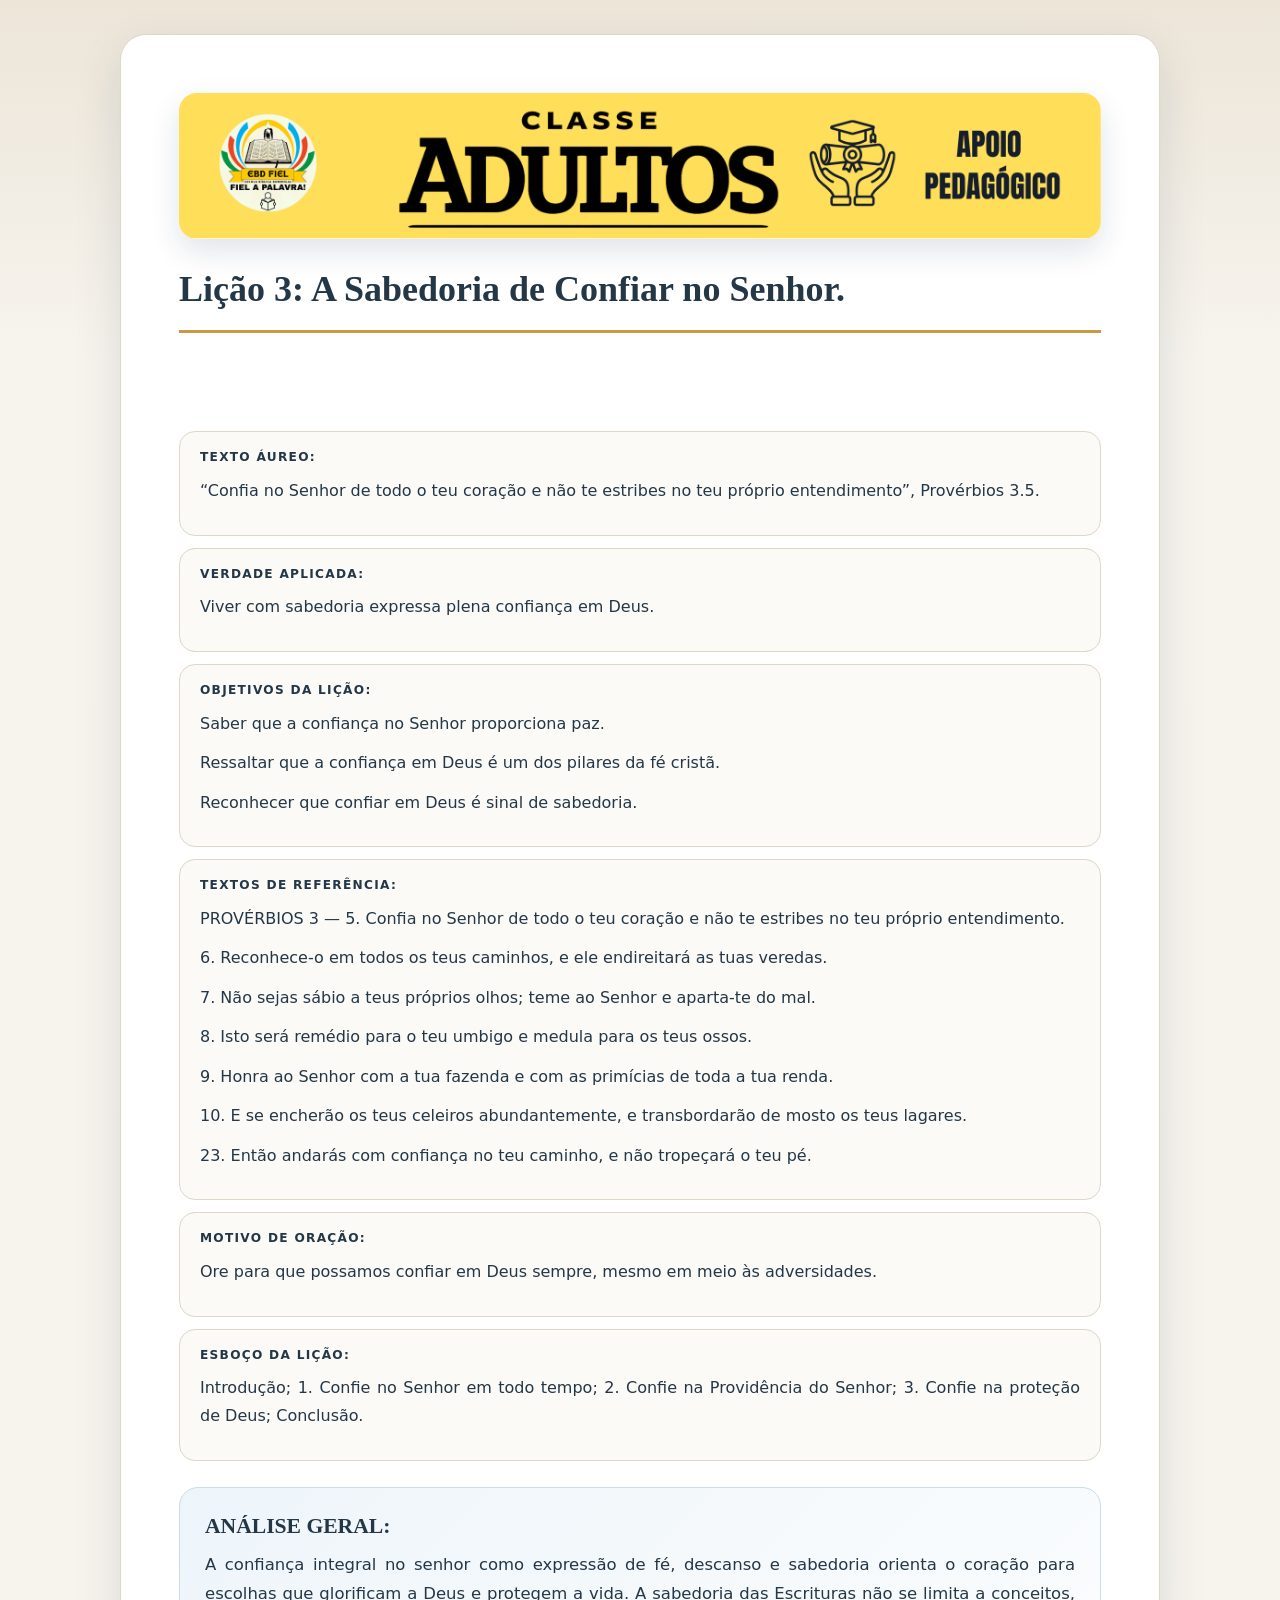
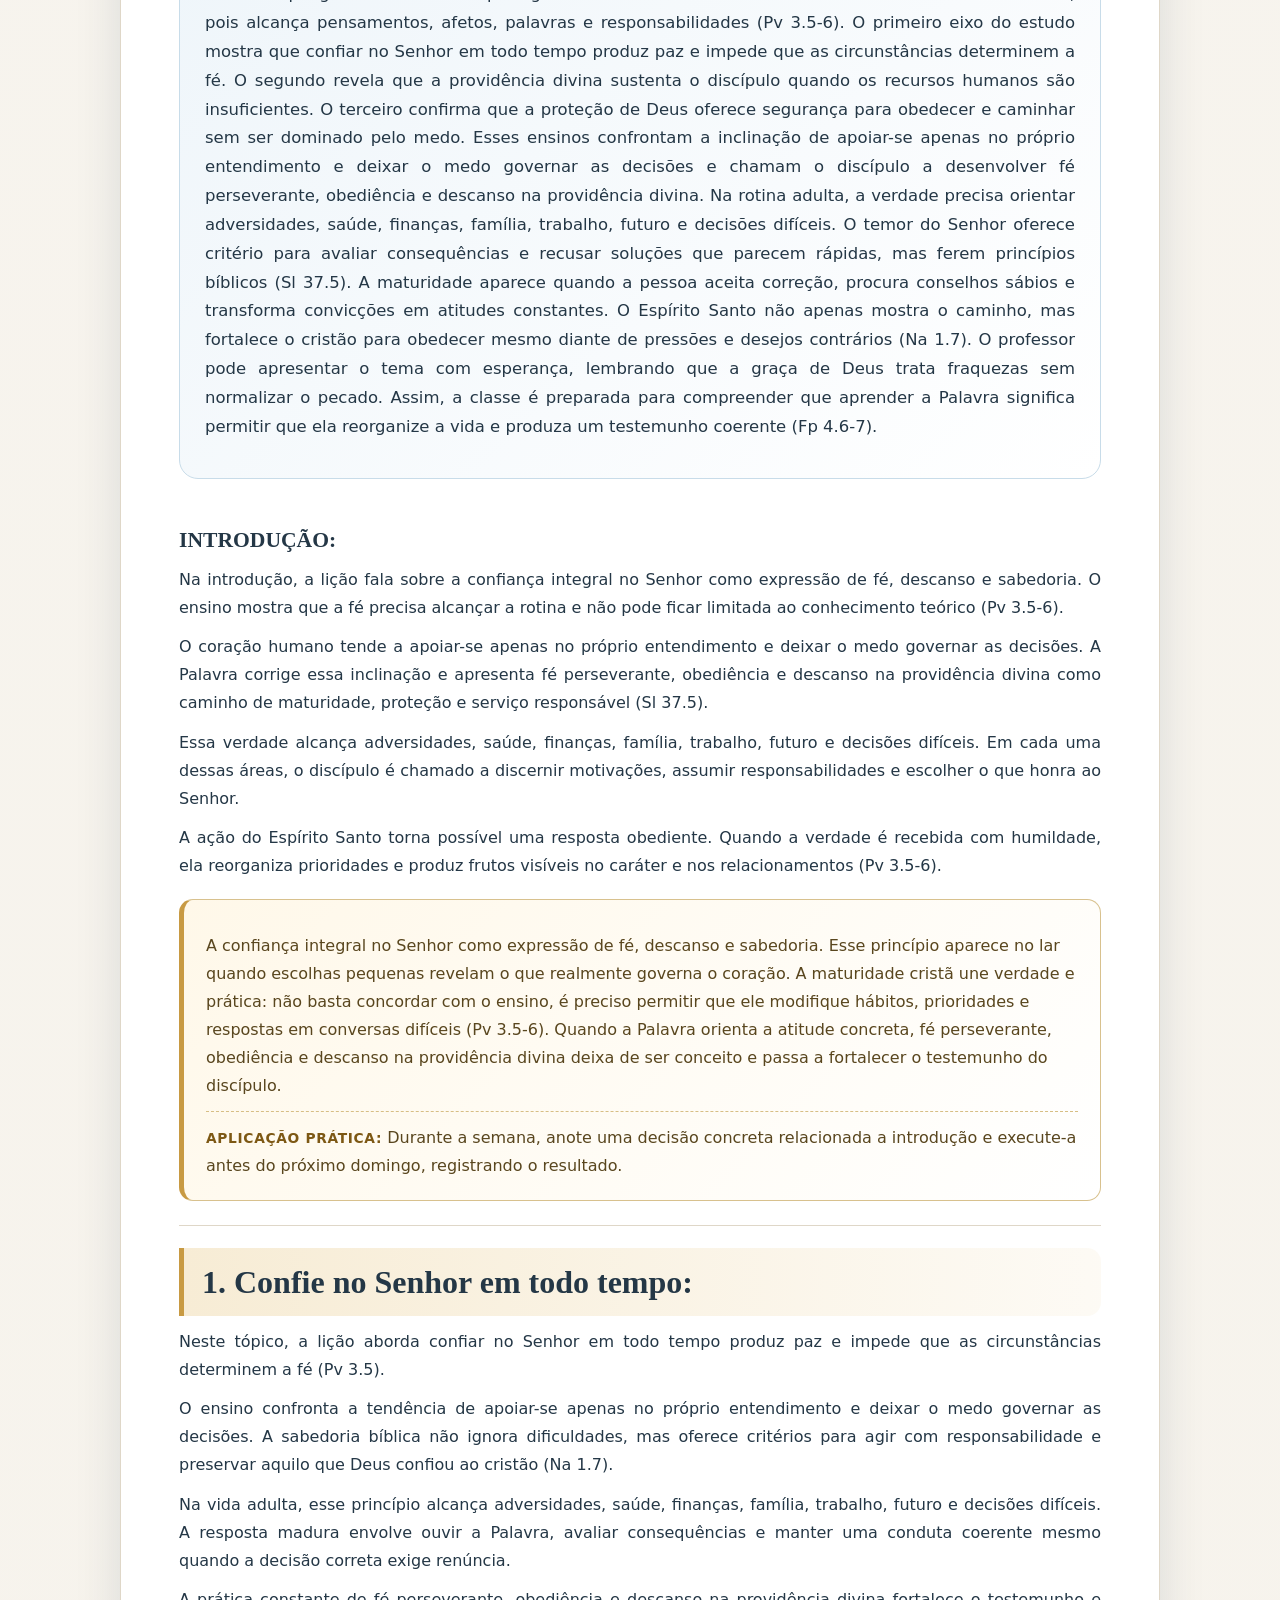
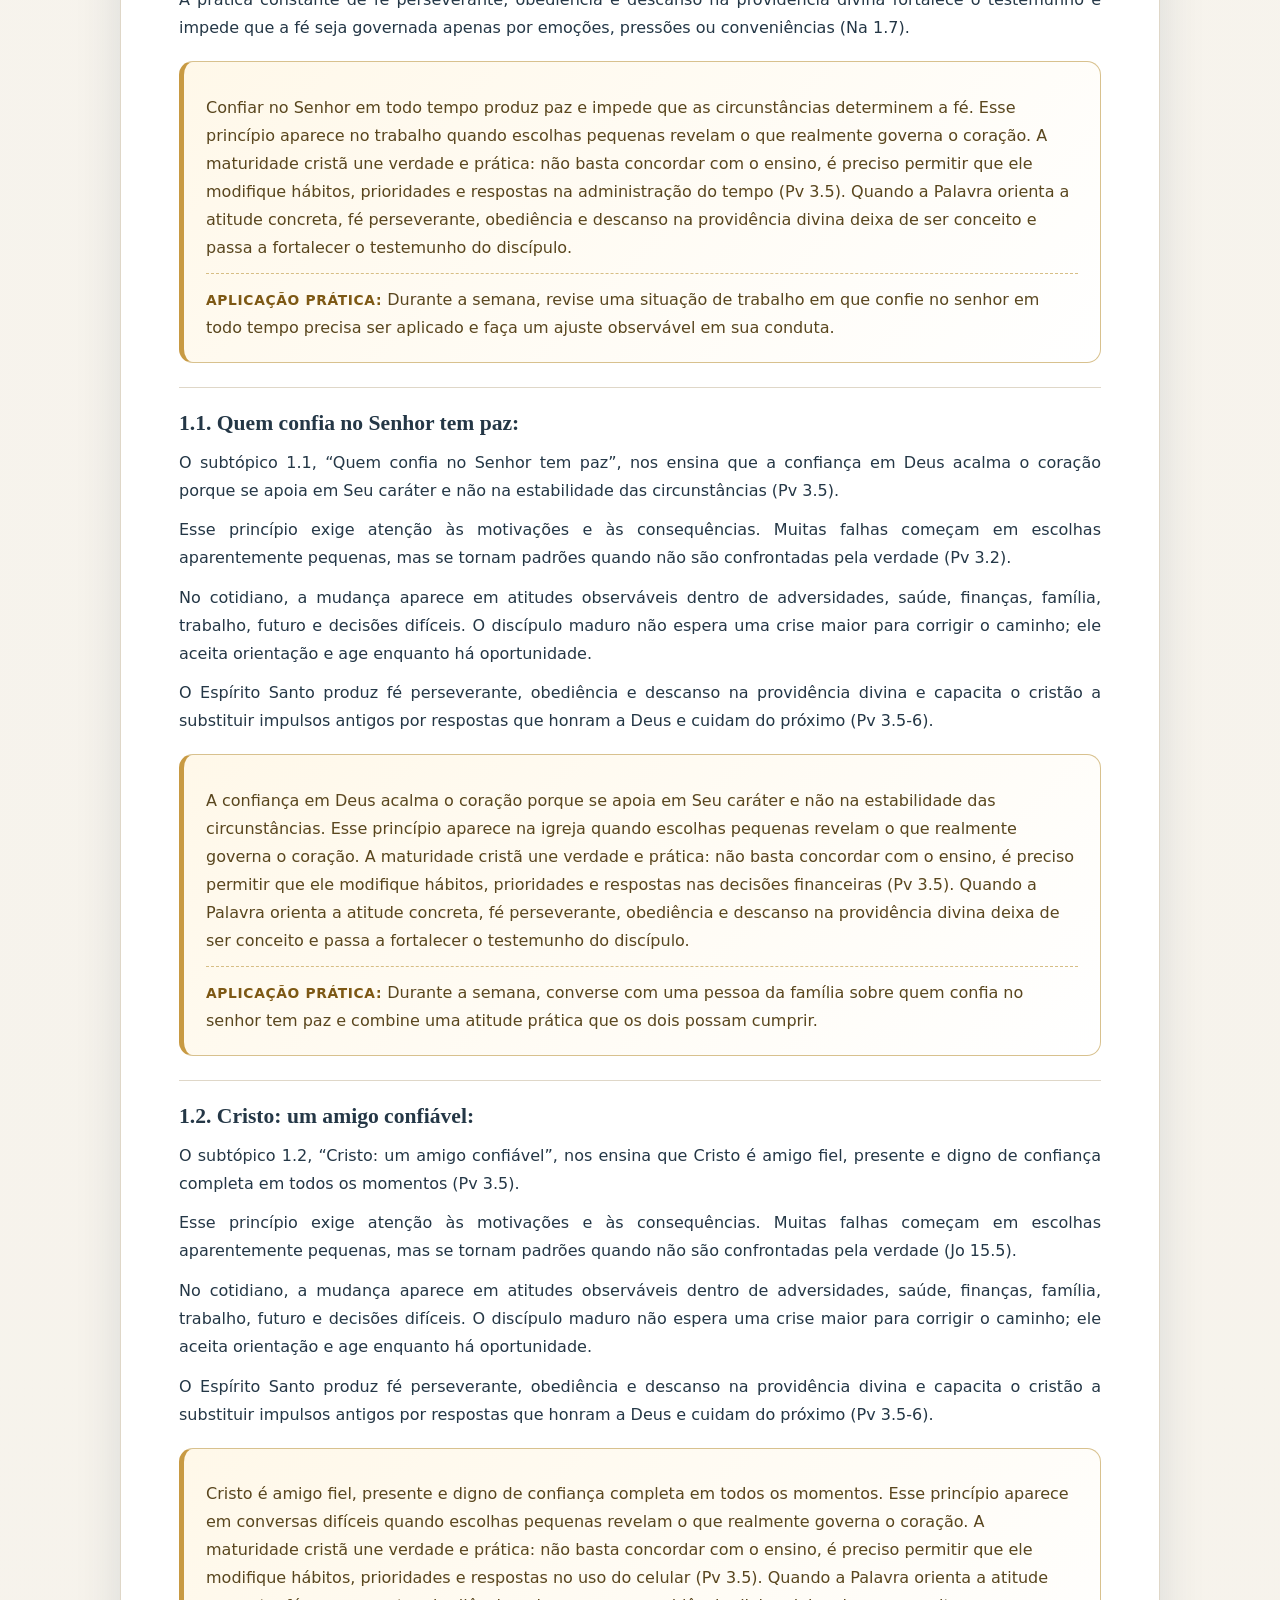
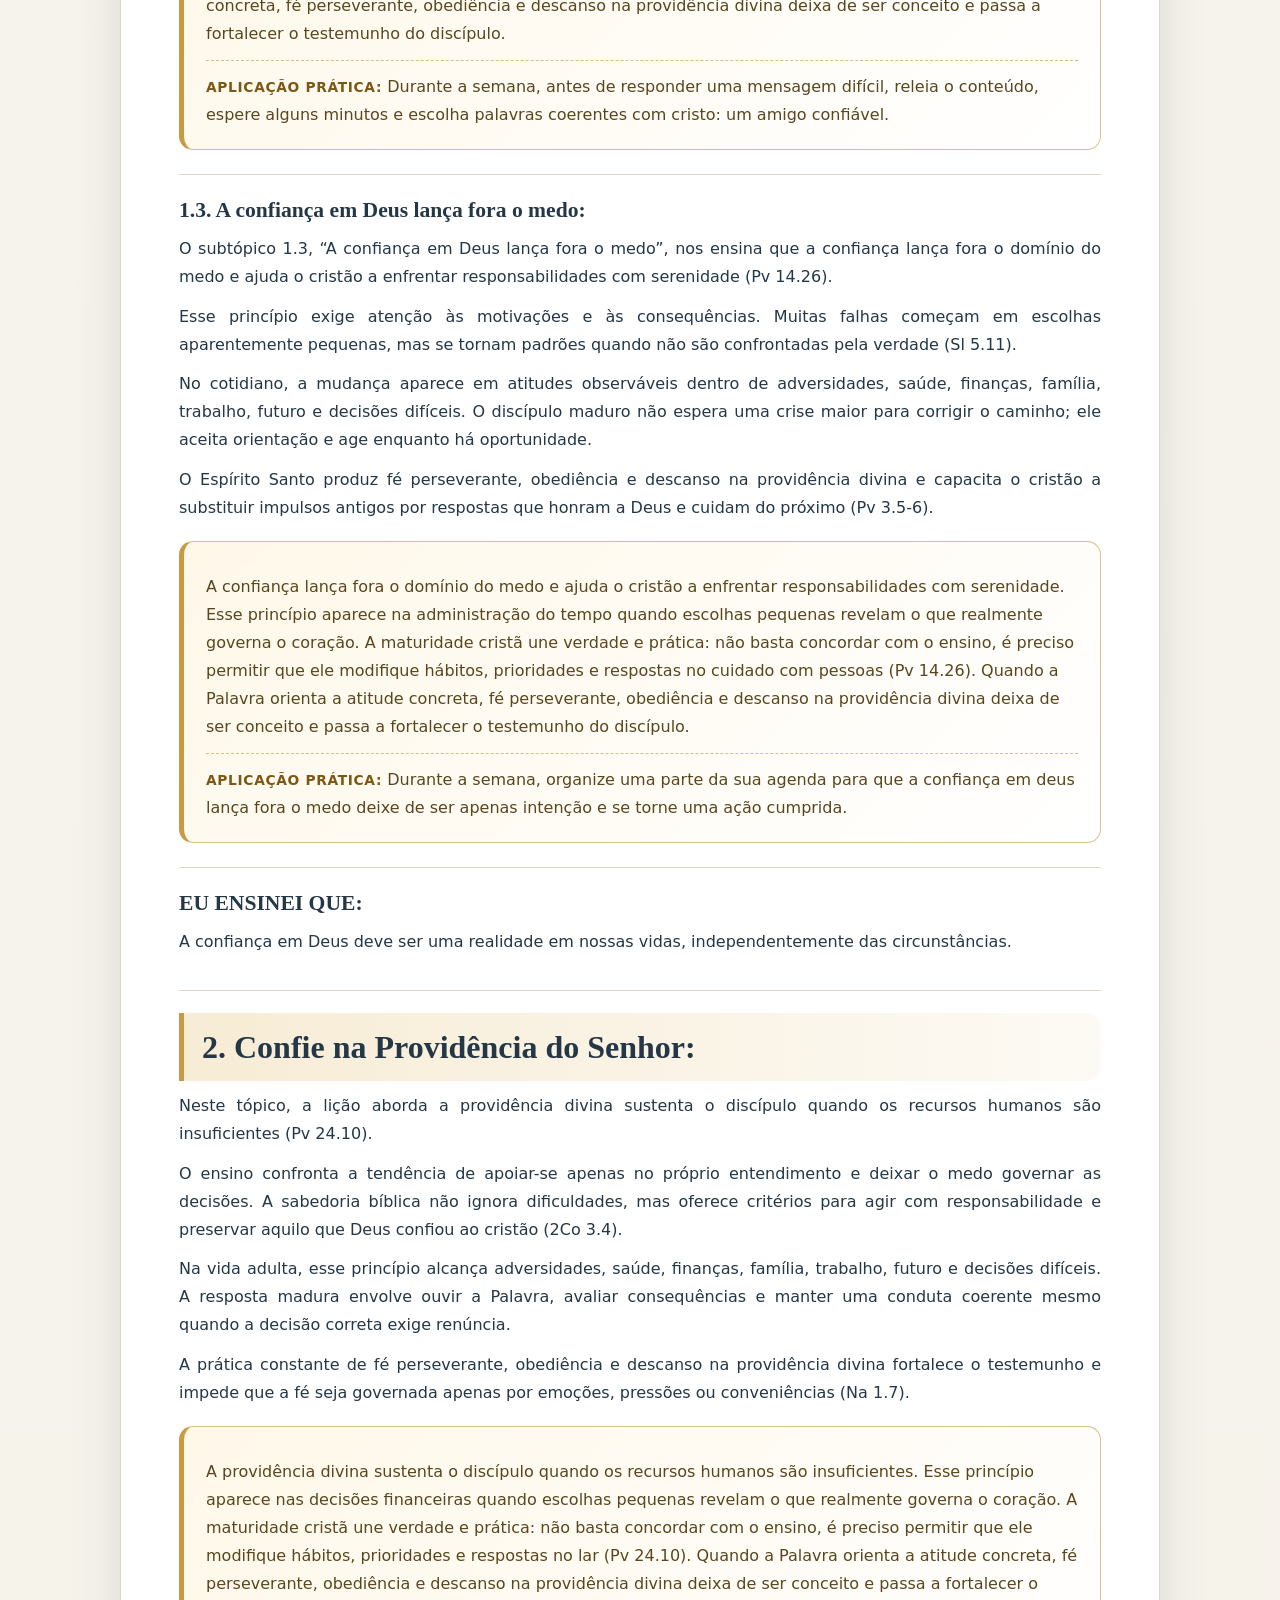
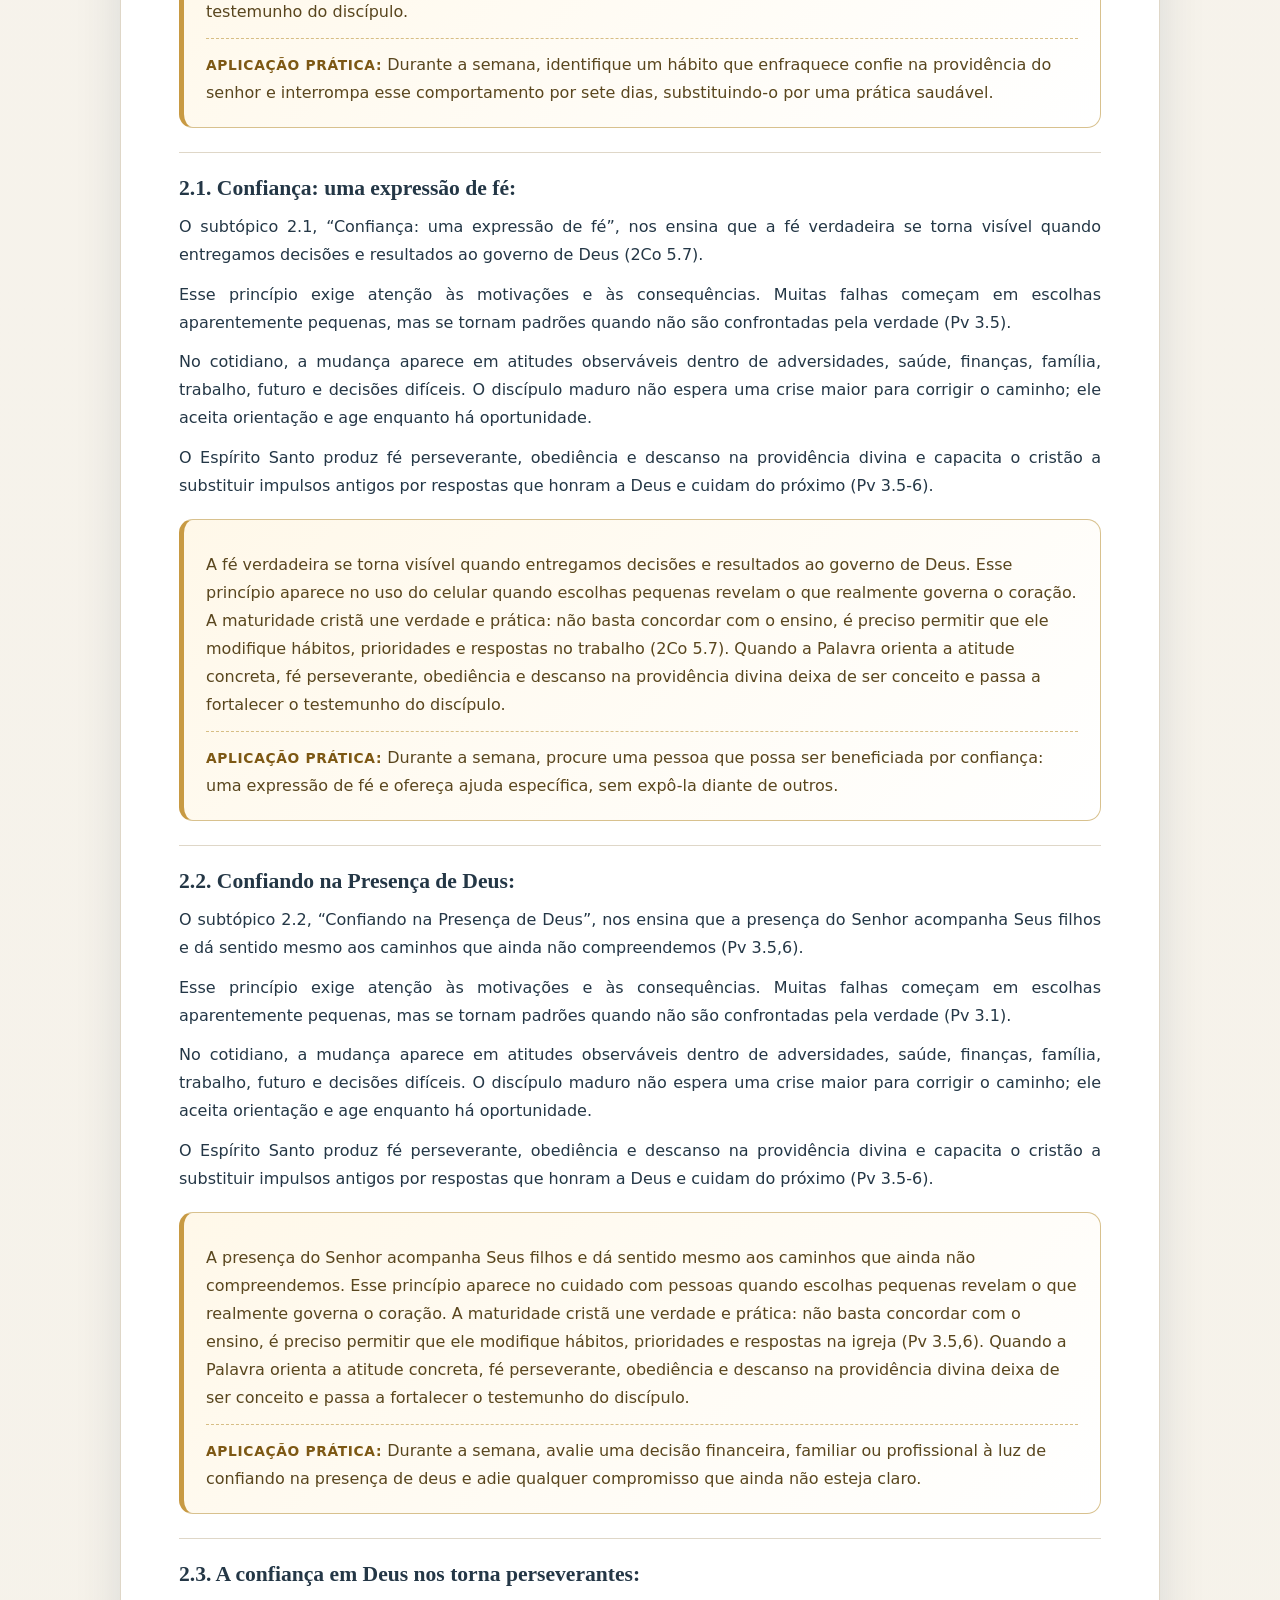
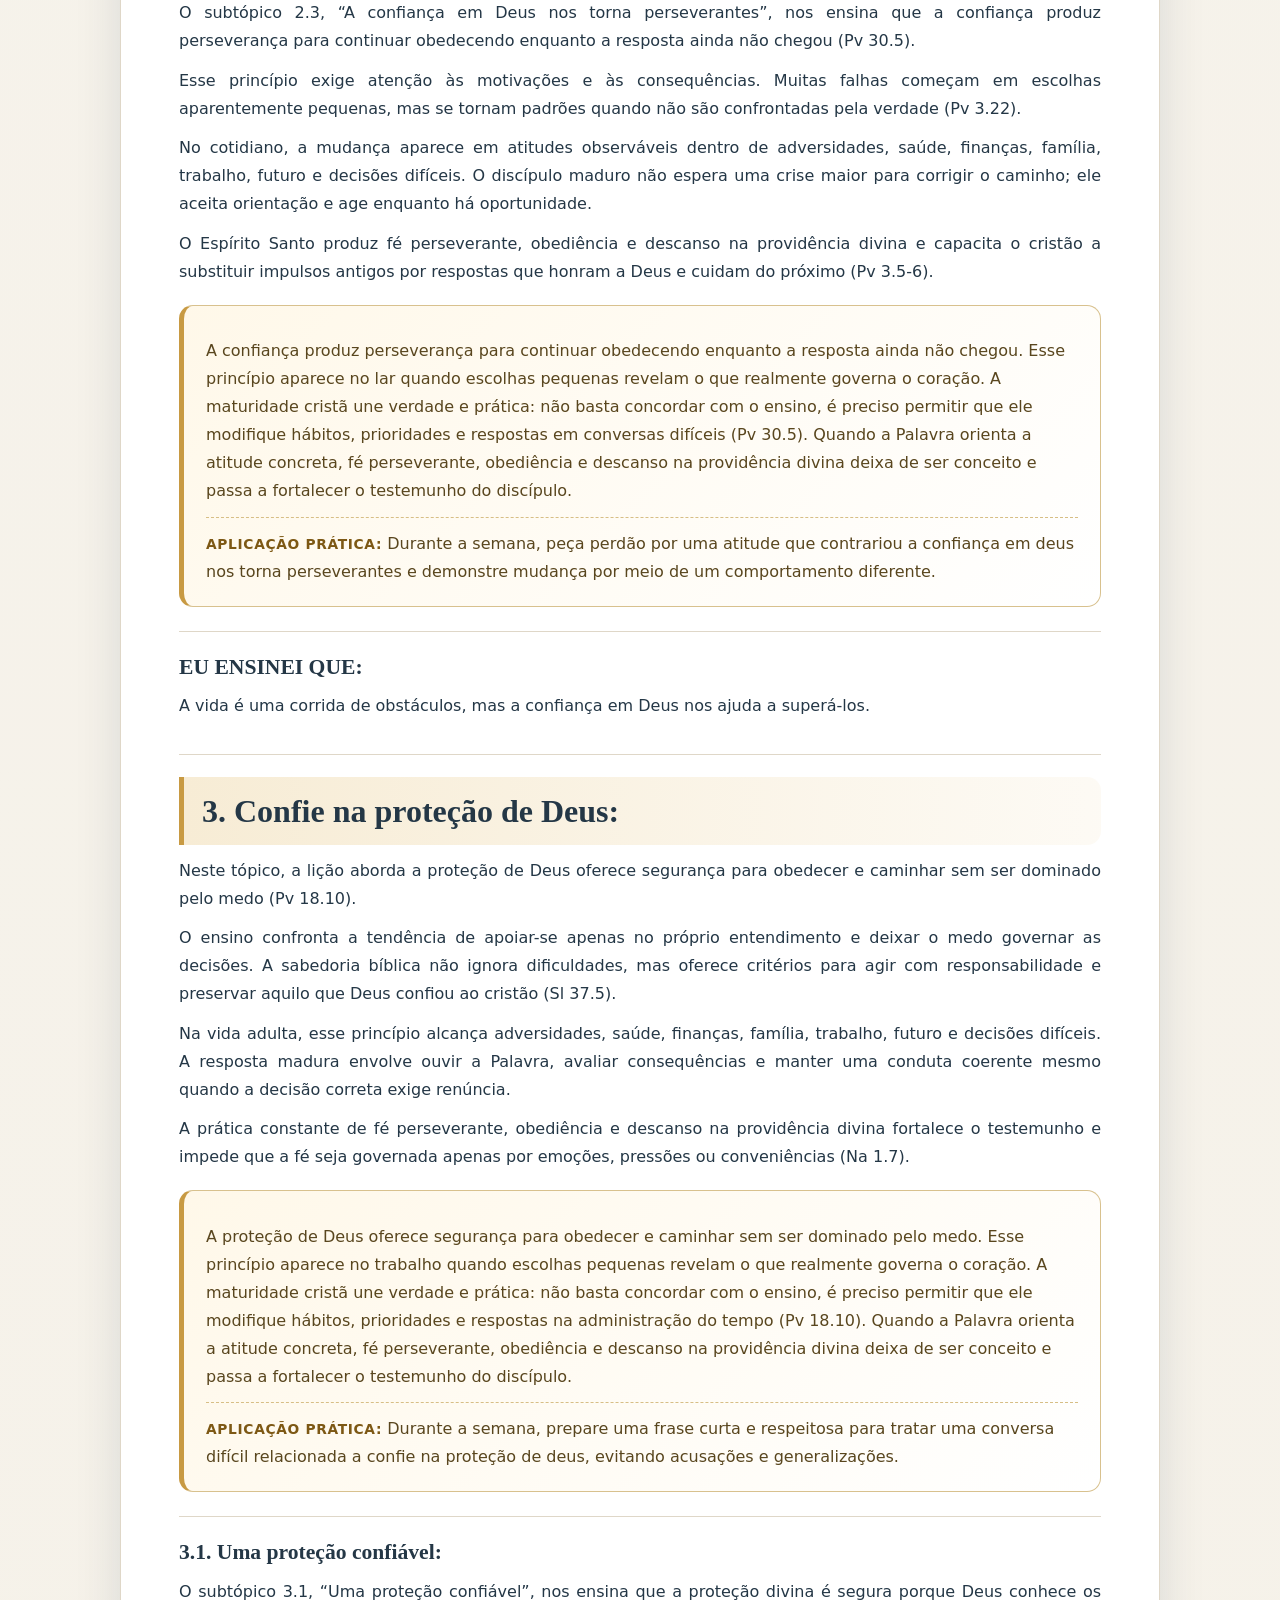
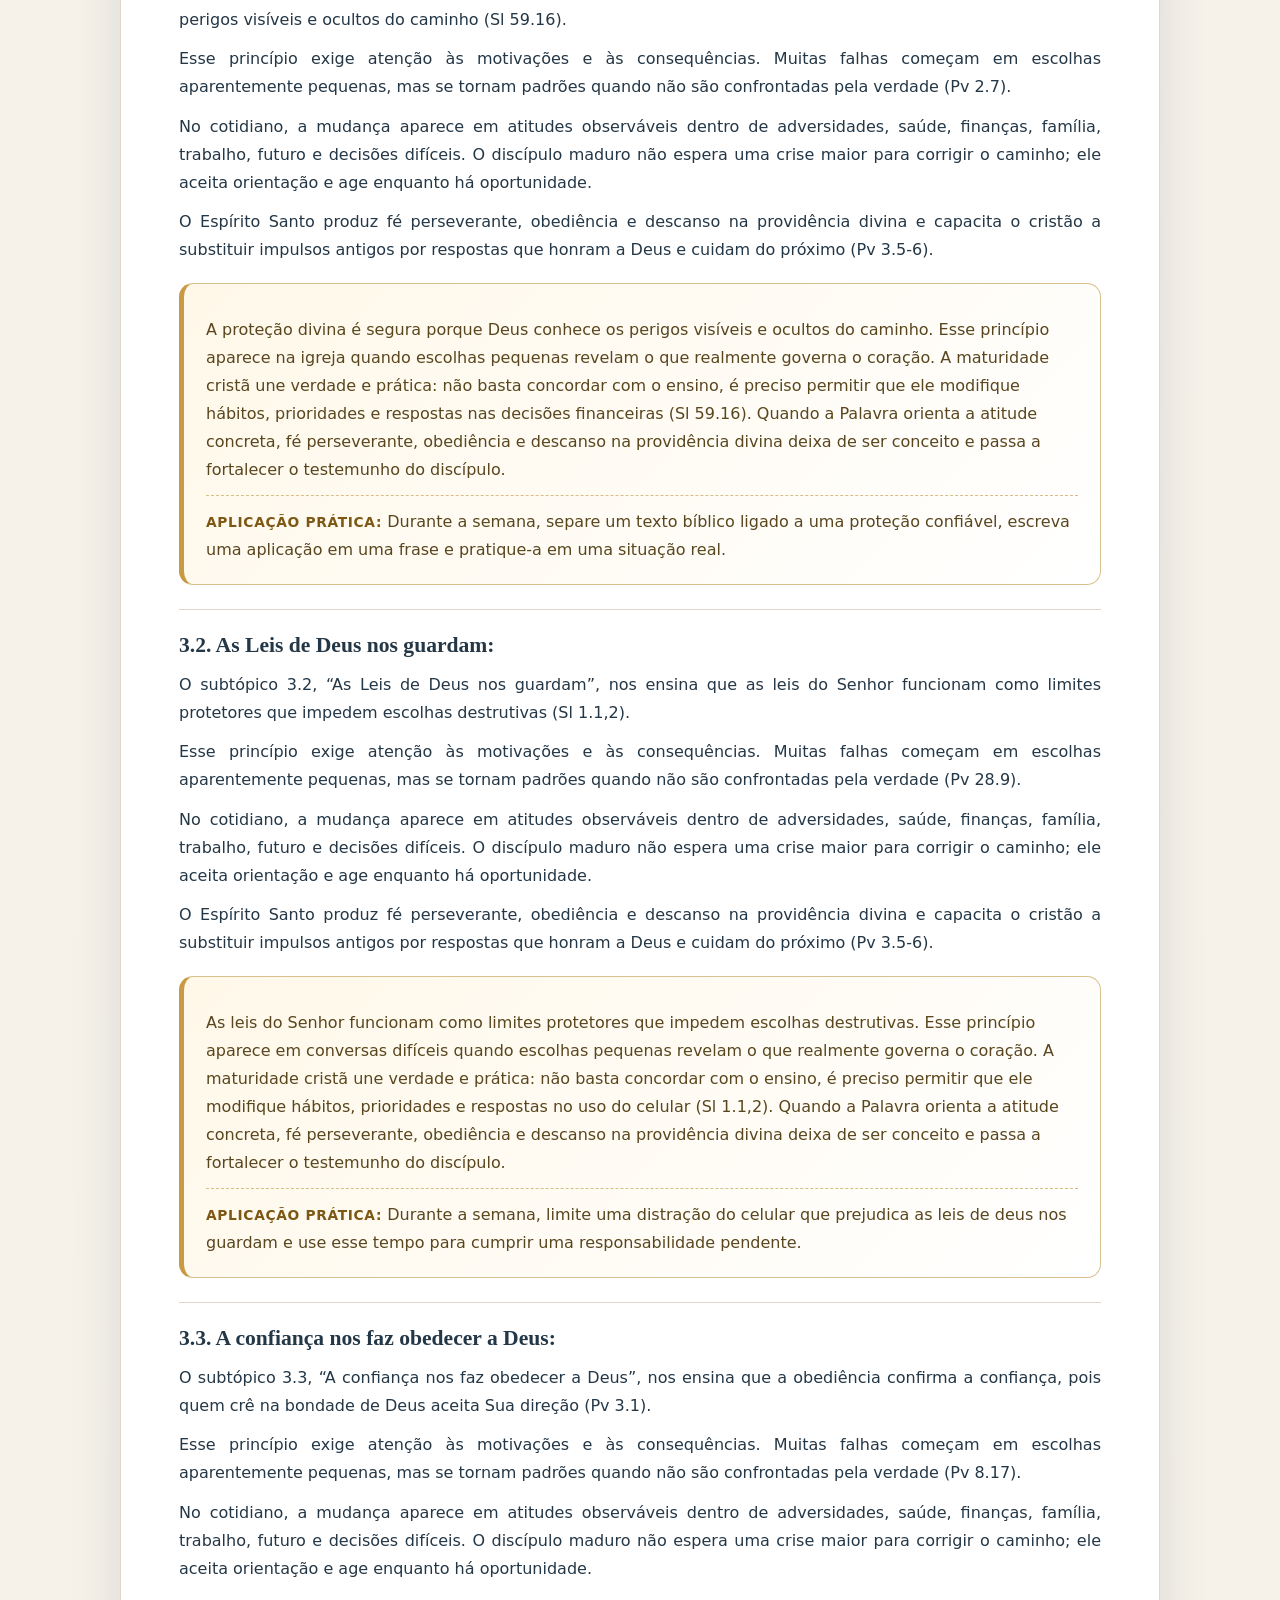
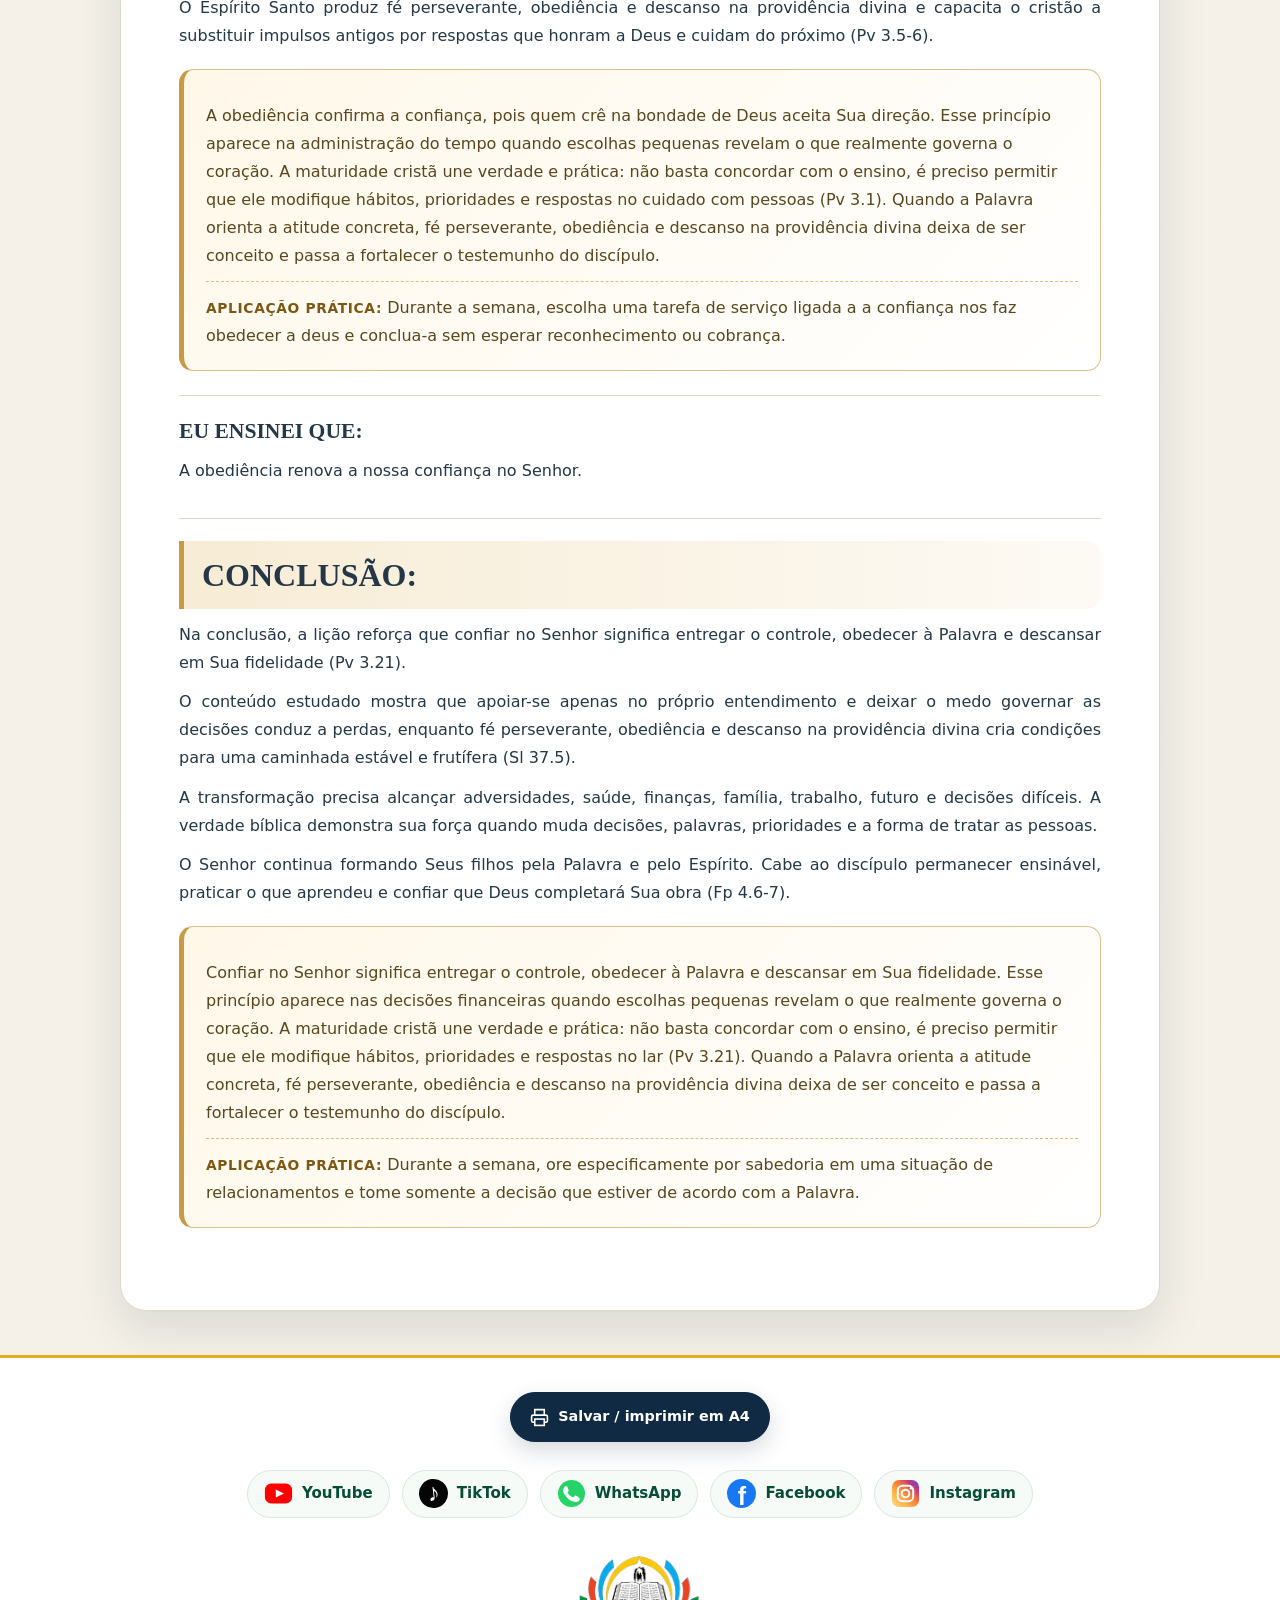
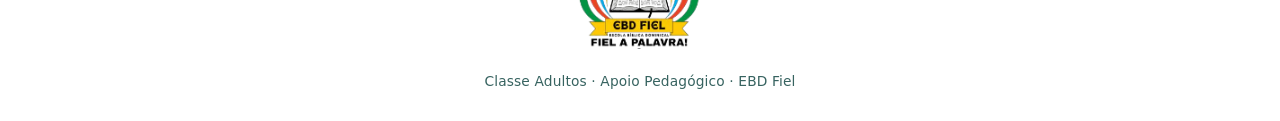
<file: apoio-pedagogico/licao-03-a-sabedoria-de-confiar-no-senhor.html>
<!DOCTYPE html>

<html lang="pt-BR">
<head>
<meta charset="utf-8"/>
<meta content="width=device-width, initial-scale=1.0" name="viewport"/>
<title>Lição 3: A Sabedoria de Confiar no Senhor.</title>

<link href="assets/apoio-pedagogico.css" rel="stylesheet"/><script defer="True" src="assets/apoio-pedagogico.js"></script></head>
<body class="apoio-licao-page">
<div class="licao-container">
<img alt="Topo Classe Adultos Apoio Pedagógico" class="topo-ebd" src="assets/topo-amarelo.png"/>
<h1 class="preto negrito">Lição 3: A Sabedoria de Confiar no Senhor.</h1>
<br/><br/>
<div class="titulo-com-conteudo">
<h3 class="preto negrito">TEXTO ÁUREO: </h3>
<p class="preto primeiro">“Confia no Senhor de todo o teu coração e não te estribes no teu próprio entendimento”, Provérbios 3.5.</p>
</div>
<div class="titulo-com-conteudo">
<h3 class="preto negrito">VERDADE APLICADA: </h3>
<p class="preto primeiro">Viver com sabedoria expressa plena confiança em Deus.</p>
</div>
<div class="titulo-com-conteudo">
<h3 class="preto negrito">OBJETIVOS DA LIÇÃO: </h3>
<p class="preto primeiro">Saber que a confiança no Senhor proporciona paz.</p>
<p class="preto">Ressaltar que a confiança em Deus é um dos pilares da fé cristã.</p>
<p class="preto">Reconhecer que confiar em Deus é sinal de sabedoria.</p>
</div>
<div class="titulo-com-conteudo">
<h3 class="preto negrito">TEXTOS DE REFERÊNCIA: </h3>
<p class="preto primeiro">PROVÉRBIOS 3 — 5. Confia no Senhor de todo o teu coração e não te estribes no teu próprio entendimento.</p>
<p class="preto">6. Reconhece-o em todos os teus caminhos, e ele endireitará as tuas veredas.</p>
<p class="preto">7. Não sejas sábio a teus próprios olhos; teme ao Senhor e aparta-te do mal.</p>
<p class="preto">8. Isto será remédio para o teu umbigo e medula para os teus ossos.</p>
<p class="preto">9. Honra ao Senhor com a tua fazenda e com as primícias de toda a tua renda.</p>
<p class="preto">10. E se encherão os teus celeiros abundantemente, e transbordarão de mosto os teus lagares.</p>
<p class="preto">23. Então andarás com confiança no teu caminho, e não tropeçará o teu pé.</p>
</div>
<div class="titulo-com-conteudo">
<h3 class="preto negrito">MOTIVO DE ORAÇÃO: </h3>
<p class="preto primeiro">Ore para que possamos confiar em Deus sempre, mesmo em meio às adversidades.</p>
</div>
<div class="titulo-com-conteudo">
<h3 class="preto negrito">ESBOÇO DA LIÇÃO: </h3>
<p class="preto primeiro">Introdução; 1. Confie no Senhor em todo tempo; 2. Confie na Providência do Senhor; 3. Confie na proteção de Deus; Conclusão.</p>
</div>
<div class="titulo-com-conteudo">
<h3 class="preto negrito">ANÁLISE GERAL: </h3>
<p class="azul italico primeiro analise-geral-texto">A confiança integral no senhor como expressão de fé, descanso e sabedoria orienta o coração para escolhas que glorificam a Deus e protegem a vida. A sabedoria das Escrituras não se limita a conceitos, pois alcança pensamentos, afetos, palavras e responsabilidades (Pv 3.5-6). O primeiro eixo do estudo mostra que confiar no Senhor em todo tempo produz paz e impede que as circunstâncias determinem a fé. O segundo revela que a providência divina sustenta o discípulo quando os recursos humanos são insuficientes. O terceiro confirma que a proteção de Deus oferece segurança para obedecer e caminhar sem ser dominado pelo medo. Esses ensinos confrontam a inclinação de apoiar-se apenas no próprio entendimento e deixar o medo governar as decisões e chamam o discípulo a desenvolver fé perseverante, obediência e descanso na providência divina. Na rotina adulta, a verdade precisa orientar adversidades, saúde, finanças, família, trabalho, futuro e decisões difíceis. O temor do Senhor oferece critério para avaliar consequências e recusar soluções que parecem rápidas, mas ferem princípios bíblicos (Sl 37.5). A maturidade aparece quando a pessoa aceita correção, procura conselhos sábios e transforma convicções em atitudes constantes. O Espírito Santo não apenas mostra o caminho, mas fortalece o cristão para obedecer mesmo diante de pressões e desejos contrários (Na 1.7). O professor pode apresentar o tema com esperança, lembrando que a graça de Deus trata fraquezas sem normalizar o pecado. Assim, a classe é preparada para compreender que aprender a Palavra significa permitir que ela reorganize a vida e produza um testemunho coerente (Fp 4.6-7).</p>
</div>
<div class="titulo-com-conteudo">
<h3 class="preto negrito">INTRODUÇÃO: </h3>
<p class="preto primeiro">Na introdução, a lição fala sobre a confiança integral no Senhor como expressão de fé, descanso e sabedoria. O ensino mostra que a fé precisa alcançar a rotina e não pode ficar limitada ao conhecimento teórico (Pv 3.5-6).</p>
<p class="preto">O coração humano tende a apoiar-se apenas no próprio entendimento e deixar o medo governar as decisões. A Palavra corrige essa inclinação e apresenta fé perseverante, obediência e descanso na providência divina como caminho de maturidade, proteção e serviço responsável (Sl 37.5).</p>
<p class="preto">Essa verdade alcança adversidades, saúde, finanças, família, trabalho, futuro e decisões difíceis. Em cada uma dessas áreas, o discípulo é chamado a discernir motivações, assumir responsabilidades e escolher o que honra ao Senhor.</p>
<p class="preto">A ação do Espírito Santo torna possível uma resposta obediente. Quando a verdade é recebida com humildade, ela reorganiza prioridades e produz frutos visíveis no caráter e nos relacionamentos (Pv 3.5-6).</p>
<div class="apoio-aplicacao">
<p class="azul italico">A confiança integral no Senhor como expressão de fé, descanso e sabedoria. Esse princípio aparece no lar quando escolhas pequenas revelam o que realmente governa o coração. A maturidade cristã une verdade e prática: não basta concordar com o ensino, é preciso permitir que ele modifique hábitos, prioridades e respostas em conversas difíceis (Pv 3.5-6). Quando a Palavra orienta a atitude concreta, fé perseverante, obediência e descanso na providência divina deixa de ser conceito e passa a fortalecer o testemunho do discípulo.</p>
<p class="azul italico"><span class="negrito">APLICAÇÃO PRÁTICA:</span> Durante a semana, anote uma decisão concreta relacionada a introdução e execute-a antes do próximo domingo, registrando o resultado.</p>
</div>
</div>
<div class="titulo-com-conteudo">
<h2 class="preto negrito">1. Confie no Senhor em todo tempo: </h2>
<p class="preto primeiro">Neste tópico, a lição aborda confiar no Senhor em todo tempo produz paz e impede que as circunstâncias determinem a fé (Pv 3.5).</p>
<p class="preto">O ensino confronta a tendência de apoiar-se apenas no próprio entendimento e deixar o medo governar as decisões. A sabedoria bíblica não ignora dificuldades, mas oferece critérios para agir com responsabilidade e preservar aquilo que Deus confiou ao cristão (Na 1.7).</p>
<p class="preto">Na vida adulta, esse princípio alcança adversidades, saúde, finanças, família, trabalho, futuro e decisões difíceis. A resposta madura envolve ouvir a Palavra, avaliar consequências e manter uma conduta coerente mesmo quando a decisão correta exige renúncia.</p>
<p class="preto">A prática constante de fé perseverante, obediência e descanso na providência divina fortalece o testemunho e impede que a fé seja governada apenas por emoções, pressões ou conveniências (Na 1.7).</p>
<div class="apoio-aplicacao">
<p class="azul italico">Confiar no Senhor em todo tempo produz paz e impede que as circunstâncias determinem a fé. Esse princípio aparece no trabalho quando escolhas pequenas revelam o que realmente governa o coração. A maturidade cristã une verdade e prática: não basta concordar com o ensino, é preciso permitir que ele modifique hábitos, prioridades e respostas na administração do tempo (Pv 3.5). Quando a Palavra orienta a atitude concreta, fé perseverante, obediência e descanso na providência divina deixa de ser conceito e passa a fortalecer o testemunho do discípulo.</p>
<p class="azul italico"><span class="negrito">APLICAÇÃO PRÁTICA:</span> Durante a semana, revise uma situação de trabalho em que confie no senhor em todo tempo precisa ser aplicado e faça um ajuste observável em sua conduta.</p>
</div>
</div>
<div class="titulo-com-conteudo">
<h3 class="preto negrito">1.1. Quem confia no Senhor tem paz: </h3>
<p class="preto primeiro">O subtópico 1.1, “Quem confia no Senhor tem paz”, nos ensina que a confiança em Deus acalma o coração porque se apoia em Seu caráter e não na estabilidade das circunstâncias (Pv 3.5).</p>
<p class="preto">Esse princípio exige atenção às motivações e às consequências. Muitas falhas começam em escolhas aparentemente pequenas, mas se tornam padrões quando não são confrontadas pela verdade (Pv 3.2).</p>
<p class="preto">No cotidiano, a mudança aparece em atitudes observáveis dentro de adversidades, saúde, finanças, família, trabalho, futuro e decisões difíceis. O discípulo maduro não espera uma crise maior para corrigir o caminho; ele aceita orientação e age enquanto há oportunidade.</p>
<p class="preto">O Espírito Santo produz fé perseverante, obediência e descanso na providência divina e capacita o cristão a substituir impulsos antigos por respostas que honram a Deus e cuidam do próximo (Pv 3.5-6).</p>
<div class="apoio-aplicacao">
<p class="azul italico">A confiança em Deus acalma o coração porque se apoia em Seu caráter e não na estabilidade das circunstâncias. Esse princípio aparece na igreja quando escolhas pequenas revelam o que realmente governa o coração. A maturidade cristã une verdade e prática: não basta concordar com o ensino, é preciso permitir que ele modifique hábitos, prioridades e respostas nas decisões financeiras (Pv 3.5). Quando a Palavra orienta a atitude concreta, fé perseverante, obediência e descanso na providência divina deixa de ser conceito e passa a fortalecer o testemunho do discípulo.</p>
<p class="azul italico"><span class="negrito">APLICAÇÃO PRÁTICA:</span> Durante a semana, converse com uma pessoa da família sobre quem confia no senhor tem paz e combine uma atitude prática que os dois possam cumprir.</p>
</div>
</div>
<div class="titulo-com-conteudo">
<h3 class="preto negrito">1.2. Cristo: um amigo confiável: </h3>
<p class="preto primeiro">O subtópico 1.2, “Cristo: um amigo confiável”, nos ensina que Cristo é amigo fiel, presente e digno de confiança completa em todos os momentos (Pv 3.5).</p>
<p class="preto">Esse princípio exige atenção às motivações e às consequências. Muitas falhas começam em escolhas aparentemente pequenas, mas se tornam padrões quando não são confrontadas pela verdade (Jo 15.5).</p>
<p class="preto">No cotidiano, a mudança aparece em atitudes observáveis dentro de adversidades, saúde, finanças, família, trabalho, futuro e decisões difíceis. O discípulo maduro não espera uma crise maior para corrigir o caminho; ele aceita orientação e age enquanto há oportunidade.</p>
<p class="preto">O Espírito Santo produz fé perseverante, obediência e descanso na providência divina e capacita o cristão a substituir impulsos antigos por respostas que honram a Deus e cuidam do próximo (Pv 3.5-6).</p>
<div class="apoio-aplicacao">
<p class="azul italico">Cristo é amigo fiel, presente e digno de confiança completa em todos os momentos. Esse princípio aparece em conversas difíceis quando escolhas pequenas revelam o que realmente governa o coração. A maturidade cristã une verdade e prática: não basta concordar com o ensino, é preciso permitir que ele modifique hábitos, prioridades e respostas no uso do celular (Pv 3.5). Quando a Palavra orienta a atitude concreta, fé perseverante, obediência e descanso na providência divina deixa de ser conceito e passa a fortalecer o testemunho do discípulo.</p>
<p class="azul italico"><span class="negrito">APLICAÇÃO PRÁTICA:</span> Durante a semana, antes de responder uma mensagem difícil, releia o conteúdo, espere alguns minutos e escolha palavras coerentes com cristo: um amigo confiável.</p>
</div>
</div>
<div class="titulo-com-conteudo">
<h3 class="preto negrito">1.3. A confiança em Deus lança fora o medo: </h3>
<p class="preto primeiro">O subtópico 1.3, “A confiança em Deus lança fora o medo”, nos ensina que a confiança lança fora o domínio do medo e ajuda o cristão a enfrentar responsabilidades com serenidade (Pv 14.26).</p>
<p class="preto">Esse princípio exige atenção às motivações e às consequências. Muitas falhas começam em escolhas aparentemente pequenas, mas se tornam padrões quando não são confrontadas pela verdade (Sl 5.11).</p>
<p class="preto">No cotidiano, a mudança aparece em atitudes observáveis dentro de adversidades, saúde, finanças, família, trabalho, futuro e decisões difíceis. O discípulo maduro não espera uma crise maior para corrigir o caminho; ele aceita orientação e age enquanto há oportunidade.</p>
<p class="preto">O Espírito Santo produz fé perseverante, obediência e descanso na providência divina e capacita o cristão a substituir impulsos antigos por respostas que honram a Deus e cuidam do próximo (Pv 3.5-6).</p>
<div class="apoio-aplicacao">
<p class="azul italico">A confiança lança fora o domínio do medo e ajuda o cristão a enfrentar responsabilidades com serenidade. Esse princípio aparece na administração do tempo quando escolhas pequenas revelam o que realmente governa o coração. A maturidade cristã une verdade e prática: não basta concordar com o ensino, é preciso permitir que ele modifique hábitos, prioridades e respostas no cuidado com pessoas (Pv 14.26). Quando a Palavra orienta a atitude concreta, fé perseverante, obediência e descanso na providência divina deixa de ser conceito e passa a fortalecer o testemunho do discípulo.</p>
<p class="azul italico"><span class="negrito">APLICAÇÃO PRÁTICA:</span> Durante a semana, organize uma parte da sua agenda para que a confiança em deus lança fora o medo deixe de ser apenas intenção e se torne uma ação cumprida.</p>
</div>
</div>
<div class="titulo-com-conteudo">
<h3 class="preto negrito">EU ENSINEI QUE: </h3>
<p class="preto primeiro">A confiança em Deus deve ser uma realidade em nossas vidas, independentemente das circunstâncias.</p>
</div>
<div class="titulo-com-conteudo">
<h2 class="preto negrito">2. Confie na Providência do Senhor: </h2>
<p class="preto primeiro">Neste tópico, a lição aborda a providência divina sustenta o discípulo quando os recursos humanos são insuficientes (Pv 24.10).</p>
<p class="preto">O ensino confronta a tendência de apoiar-se apenas no próprio entendimento e deixar o medo governar as decisões. A sabedoria bíblica não ignora dificuldades, mas oferece critérios para agir com responsabilidade e preservar aquilo que Deus confiou ao cristão (2Co 3.4).</p>
<p class="preto">Na vida adulta, esse princípio alcança adversidades, saúde, finanças, família, trabalho, futuro e decisões difíceis. A resposta madura envolve ouvir a Palavra, avaliar consequências e manter uma conduta coerente mesmo quando a decisão correta exige renúncia.</p>
<p class="preto">A prática constante de fé perseverante, obediência e descanso na providência divina fortalece o testemunho e impede que a fé seja governada apenas por emoções, pressões ou conveniências (Na 1.7).</p>
<div class="apoio-aplicacao">
<p class="azul italico">A providência divina sustenta o discípulo quando os recursos humanos são insuficientes. Esse princípio aparece nas decisões financeiras quando escolhas pequenas revelam o que realmente governa o coração. A maturidade cristã une verdade e prática: não basta concordar com o ensino, é preciso permitir que ele modifique hábitos, prioridades e respostas no lar (Pv 24.10). Quando a Palavra orienta a atitude concreta, fé perseverante, obediência e descanso na providência divina deixa de ser conceito e passa a fortalecer o testemunho do discípulo.</p>
<p class="azul italico"><span class="negrito">APLICAÇÃO PRÁTICA:</span> Durante a semana, identifique um hábito que enfraquece confie na providência do senhor e interrompa esse comportamento por sete dias, substituindo-o por uma prática saudável.</p>
</div>
</div>
<div class="titulo-com-conteudo">
<h3 class="preto negrito">2.1. Confiança: uma expressão de fé: </h3>
<p class="preto primeiro">O subtópico 2.1, “Confiança: uma expressão de fé”, nos ensina que a fé verdadeira se torna visível quando entregamos decisões e resultados ao governo de Deus (2Co 5.7).</p>
<p class="preto">Esse princípio exige atenção às motivações e às consequências. Muitas falhas começam em escolhas aparentemente pequenas, mas se tornam padrões quando não são confrontadas pela verdade (Pv 3.5).</p>
<p class="preto">No cotidiano, a mudança aparece em atitudes observáveis dentro de adversidades, saúde, finanças, família, trabalho, futuro e decisões difíceis. O discípulo maduro não espera uma crise maior para corrigir o caminho; ele aceita orientação e age enquanto há oportunidade.</p>
<p class="preto">O Espírito Santo produz fé perseverante, obediência e descanso na providência divina e capacita o cristão a substituir impulsos antigos por respostas que honram a Deus e cuidam do próximo (Pv 3.5-6).</p>
<div class="apoio-aplicacao">
<p class="azul italico">A fé verdadeira se torna visível quando entregamos decisões e resultados ao governo de Deus. Esse princípio aparece no uso do celular quando escolhas pequenas revelam o que realmente governa o coração. A maturidade cristã une verdade e prática: não basta concordar com o ensino, é preciso permitir que ele modifique hábitos, prioridades e respostas no trabalho (2Co 5.7). Quando a Palavra orienta a atitude concreta, fé perseverante, obediência e descanso na providência divina deixa de ser conceito e passa a fortalecer o testemunho do discípulo.</p>
<p class="azul italico"><span class="negrito">APLICAÇÃO PRÁTICA:</span> Durante a semana, procure uma pessoa que possa ser beneficiada por confiança: uma expressão de fé e ofereça ajuda específica, sem expô-la diante de outros.</p>
</div>
</div>
<div class="titulo-com-conteudo">
<h3 class="preto negrito">2.2. Confiando na Presença de Deus: </h3>
<p class="preto primeiro">O subtópico 2.2, “Confiando na Presença de Deus”, nos ensina que a presença do Senhor acompanha Seus filhos e dá sentido mesmo aos caminhos que ainda não compreendemos (Pv 3.5,6).</p>
<p class="preto">Esse princípio exige atenção às motivações e às consequências. Muitas falhas começam em escolhas aparentemente pequenas, mas se tornam padrões quando não são confrontadas pela verdade (Pv 3.1).</p>
<p class="preto">No cotidiano, a mudança aparece em atitudes observáveis dentro de adversidades, saúde, finanças, família, trabalho, futuro e decisões difíceis. O discípulo maduro não espera uma crise maior para corrigir o caminho; ele aceita orientação e age enquanto há oportunidade.</p>
<p class="preto">O Espírito Santo produz fé perseverante, obediência e descanso na providência divina e capacita o cristão a substituir impulsos antigos por respostas que honram a Deus e cuidam do próximo (Pv 3.5-6).</p>
<div class="apoio-aplicacao">
<p class="azul italico">A presença do Senhor acompanha Seus filhos e dá sentido mesmo aos caminhos que ainda não compreendemos. Esse princípio aparece no cuidado com pessoas quando escolhas pequenas revelam o que realmente governa o coração. A maturidade cristã une verdade e prática: não basta concordar com o ensino, é preciso permitir que ele modifique hábitos, prioridades e respostas na igreja (Pv 3.5,6). Quando a Palavra orienta a atitude concreta, fé perseverante, obediência e descanso na providência divina deixa de ser conceito e passa a fortalecer o testemunho do discípulo.</p>
<p class="azul italico"><span class="negrito">APLICAÇÃO PRÁTICA:</span> Durante a semana, avalie uma decisão financeira, familiar ou profissional à luz de confiando na presença de deus e adie qualquer compromisso que ainda não esteja claro.</p>
</div>
</div>
<div class="titulo-com-conteudo">
<h3 class="preto negrito">2.3. A confiança em Deus nos torna perseverantes: </h3>
<p class="preto primeiro">O subtópico 2.3, “A confiança em Deus nos torna perseverantes”, nos ensina que a confiança produz perseverança para continuar obedecendo enquanto a resposta ainda não chegou (Pv 30.5).</p>
<p class="preto">Esse princípio exige atenção às motivações e às consequências. Muitas falhas começam em escolhas aparentemente pequenas, mas se tornam padrões quando não são confrontadas pela verdade (Pv 3.22).</p>
<p class="preto">No cotidiano, a mudança aparece em atitudes observáveis dentro de adversidades, saúde, finanças, família, trabalho, futuro e decisões difíceis. O discípulo maduro não espera uma crise maior para corrigir o caminho; ele aceita orientação e age enquanto há oportunidade.</p>
<p class="preto">O Espírito Santo produz fé perseverante, obediência e descanso na providência divina e capacita o cristão a substituir impulsos antigos por respostas que honram a Deus e cuidam do próximo (Pv 3.5-6).</p>
<div class="apoio-aplicacao">
<p class="azul italico">A confiança produz perseverança para continuar obedecendo enquanto a resposta ainda não chegou. Esse princípio aparece no lar quando escolhas pequenas revelam o que realmente governa o coração. A maturidade cristã une verdade e prática: não basta concordar com o ensino, é preciso permitir que ele modifique hábitos, prioridades e respostas em conversas difíceis (Pv 30.5). Quando a Palavra orienta a atitude concreta, fé perseverante, obediência e descanso na providência divina deixa de ser conceito e passa a fortalecer o testemunho do discípulo.</p>
<p class="azul italico"><span class="negrito">APLICAÇÃO PRÁTICA:</span> Durante a semana, peça perdão por uma atitude que contrariou a confiança em deus nos torna perseverantes e demonstre mudança por meio de um comportamento diferente.</p>
</div>
</div>
<div class="titulo-com-conteudo">
<h3 class="preto negrito">EU ENSINEI QUE: </h3>
<p class="preto primeiro">A vida é uma corrida de obstáculos, mas a confiança em Deus nos ajuda a superá-los.</p>
</div>
<div class="titulo-com-conteudo">
<h2 class="preto negrito">3. Confie na proteção de Deus: </h2>
<p class="preto primeiro">Neste tópico, a lição aborda a proteção de Deus oferece segurança para obedecer e caminhar sem ser dominado pelo medo (Pv 18.10).</p>
<p class="preto">O ensino confronta a tendência de apoiar-se apenas no próprio entendimento e deixar o medo governar as decisões. A sabedoria bíblica não ignora dificuldades, mas oferece critérios para agir com responsabilidade e preservar aquilo que Deus confiou ao cristão (Sl 37.5).</p>
<p class="preto">Na vida adulta, esse princípio alcança adversidades, saúde, finanças, família, trabalho, futuro e decisões difíceis. A resposta madura envolve ouvir a Palavra, avaliar consequências e manter uma conduta coerente mesmo quando a decisão correta exige renúncia.</p>
<p class="preto">A prática constante de fé perseverante, obediência e descanso na providência divina fortalece o testemunho e impede que a fé seja governada apenas por emoções, pressões ou conveniências (Na 1.7).</p>
<div class="apoio-aplicacao">
<p class="azul italico">A proteção de Deus oferece segurança para obedecer e caminhar sem ser dominado pelo medo. Esse princípio aparece no trabalho quando escolhas pequenas revelam o que realmente governa o coração. A maturidade cristã une verdade e prática: não basta concordar com o ensino, é preciso permitir que ele modifique hábitos, prioridades e respostas na administração do tempo (Pv 18.10). Quando a Palavra orienta a atitude concreta, fé perseverante, obediência e descanso na providência divina deixa de ser conceito e passa a fortalecer o testemunho do discípulo.</p>
<p class="azul italico"><span class="negrito">APLICAÇÃO PRÁTICA:</span> Durante a semana, prepare uma frase curta e respeitosa para tratar uma conversa difícil relacionada a confie na proteção de deus, evitando acusações e generalizações.</p>
</div>
</div>
<div class="titulo-com-conteudo">
<h3 class="preto negrito">3.1. Uma proteção confiável: </h3>
<p class="preto primeiro">O subtópico 3.1, “Uma proteção confiável”, nos ensina que a proteção divina é segura porque Deus conhece os perigos visíveis e ocultos do caminho (Sl 59.16).</p>
<p class="preto">Esse princípio exige atenção às motivações e às consequências. Muitas falhas começam em escolhas aparentemente pequenas, mas se tornam padrões quando não são confrontadas pela verdade (Pv 2.7).</p>
<p class="preto">No cotidiano, a mudança aparece em atitudes observáveis dentro de adversidades, saúde, finanças, família, trabalho, futuro e decisões difíceis. O discípulo maduro não espera uma crise maior para corrigir o caminho; ele aceita orientação e age enquanto há oportunidade.</p>
<p class="preto">O Espírito Santo produz fé perseverante, obediência e descanso na providência divina e capacita o cristão a substituir impulsos antigos por respostas que honram a Deus e cuidam do próximo (Pv 3.5-6).</p>
<div class="apoio-aplicacao">
<p class="azul italico">A proteção divina é segura porque Deus conhece os perigos visíveis e ocultos do caminho. Esse princípio aparece na igreja quando escolhas pequenas revelam o que realmente governa o coração. A maturidade cristã une verdade e prática: não basta concordar com o ensino, é preciso permitir que ele modifique hábitos, prioridades e respostas nas decisões financeiras (Sl 59.16). Quando a Palavra orienta a atitude concreta, fé perseverante, obediência e descanso na providência divina deixa de ser conceito e passa a fortalecer o testemunho do discípulo.</p>
<p class="azul italico"><span class="negrito">APLICAÇÃO PRÁTICA:</span> Durante a semana, separe um texto bíblico ligado a uma proteção confiável, escreva uma aplicação em uma frase e pratique-a em uma situação real.</p>
</div>
</div>
<div class="titulo-com-conteudo">
<h3 class="preto negrito">3.2. As Leis de Deus nos guardam: </h3>
<p class="preto primeiro">O subtópico 3.2, “As Leis de Deus nos guardam”, nos ensina que as leis do Senhor funcionam como limites protetores que impedem escolhas destrutivas (Sl 1.1,2).</p>
<p class="preto">Esse princípio exige atenção às motivações e às consequências. Muitas falhas começam em escolhas aparentemente pequenas, mas se tornam padrões quando não são confrontadas pela verdade (Pv 28.9).</p>
<p class="preto">No cotidiano, a mudança aparece em atitudes observáveis dentro de adversidades, saúde, finanças, família, trabalho, futuro e decisões difíceis. O discípulo maduro não espera uma crise maior para corrigir o caminho; ele aceita orientação e age enquanto há oportunidade.</p>
<p class="preto">O Espírito Santo produz fé perseverante, obediência e descanso na providência divina e capacita o cristão a substituir impulsos antigos por respostas que honram a Deus e cuidam do próximo (Pv 3.5-6).</p>
<div class="apoio-aplicacao">
<p class="azul italico">As leis do Senhor funcionam como limites protetores que impedem escolhas destrutivas. Esse princípio aparece em conversas difíceis quando escolhas pequenas revelam o que realmente governa o coração. A maturidade cristã une verdade e prática: não basta concordar com o ensino, é preciso permitir que ele modifique hábitos, prioridades e respostas no uso do celular (Sl 1.1,2). Quando a Palavra orienta a atitude concreta, fé perseverante, obediência e descanso na providência divina deixa de ser conceito e passa a fortalecer o testemunho do discípulo.</p>
<p class="azul italico"><span class="negrito">APLICAÇÃO PRÁTICA:</span> Durante a semana, limite uma distração do celular que prejudica as leis de deus nos guardam e use esse tempo para cumprir uma responsabilidade pendente.</p>
</div>
</div>
<div class="titulo-com-conteudo">
<h3 class="preto negrito">3.3. A confiança nos faz obedecer a Deus: </h3>
<p class="preto primeiro">O subtópico 3.3, “A confiança nos faz obedecer a Deus”, nos ensina que a obediência confirma a confiança, pois quem crê na bondade de Deus aceita Sua direção (Pv 3.1).</p>
<p class="preto">Esse princípio exige atenção às motivações e às consequências. Muitas falhas começam em escolhas aparentemente pequenas, mas se tornam padrões quando não são confrontadas pela verdade (Pv 8.17).</p>
<p class="preto">No cotidiano, a mudança aparece em atitudes observáveis dentro de adversidades, saúde, finanças, família, trabalho, futuro e decisões difíceis. O discípulo maduro não espera uma crise maior para corrigir o caminho; ele aceita orientação e age enquanto há oportunidade.</p>
<p class="preto">O Espírito Santo produz fé perseverante, obediência e descanso na providência divina e capacita o cristão a substituir impulsos antigos por respostas que honram a Deus e cuidam do próximo (Pv 3.5-6).</p>
<div class="apoio-aplicacao">
<p class="azul italico">A obediência confirma a confiança, pois quem crê na bondade de Deus aceita Sua direção. Esse princípio aparece na administração do tempo quando escolhas pequenas revelam o que realmente governa o coração. A maturidade cristã une verdade e prática: não basta concordar com o ensino, é preciso permitir que ele modifique hábitos, prioridades e respostas no cuidado com pessoas (Pv 3.1). Quando a Palavra orienta a atitude concreta, fé perseverante, obediência e descanso na providência divina deixa de ser conceito e passa a fortalecer o testemunho do discípulo.</p>
<p class="azul italico"><span class="negrito">APLICAÇÃO PRÁTICA:</span> Durante a semana, escolha uma tarefa de serviço ligada a a confiança nos faz obedecer a deus e conclua-a sem esperar reconhecimento ou cobrança.</p>
</div>
</div>
<div class="titulo-com-conteudo">
<h3 class="preto negrito">EU ENSINEI QUE: </h3>
<p class="preto primeiro">A obediência renova a nossa confiança no Senhor.</p>
</div>
<div class="titulo-com-conteudo">
<h2 class="preto negrito">CONCLUSÃO: </h2>
<p class="preto primeiro">Na conclusão, a lição reforça que confiar no Senhor significa entregar o controle, obedecer à Palavra e descansar em Sua fidelidade (Pv 3.21).</p>
<p class="preto">O conteúdo estudado mostra que apoiar-se apenas no próprio entendimento e deixar o medo governar as decisões conduz a perdas, enquanto fé perseverante, obediência e descanso na providência divina cria condições para uma caminhada estável e frutífera (Sl 37.5).</p>
<p class="preto">A transformação precisa alcançar adversidades, saúde, finanças, família, trabalho, futuro e decisões difíceis. A verdade bíblica demonstra sua força quando muda decisões, palavras, prioridades e a forma de tratar as pessoas.</p>
<p class="preto">O Senhor continua formando Seus filhos pela Palavra e pelo Espírito. Cabe ao discípulo permanecer ensinável, praticar o que aprendeu e confiar que Deus completará Sua obra (Fp 4.6-7).</p>
<div class="apoio-aplicacao">
<p class="azul italico">Confiar no Senhor significa entregar o controle, obedecer à Palavra e descansar em Sua fidelidade. Esse princípio aparece nas decisões financeiras quando escolhas pequenas revelam o que realmente governa o coração. A maturidade cristã une verdade e prática: não basta concordar com o ensino, é preciso permitir que ele modifique hábitos, prioridades e respostas no lar (Pv 3.21). Quando a Palavra orienta a atitude concreta, fé perseverante, obediência e descanso na providência divina deixa de ser conceito e passa a fortalecer o testemunho do discípulo.</p>
<p class="azul italico"><span class="negrito">APLICAÇÃO PRÁTICA:</span> Durante a semana, ore especificamente por sabedoria em uma situação de relacionamentos e tome somente a decisão que estiver de acordo com a Palavra.</p>
</div>
</div>
</div>
</body>
</html>
</file>
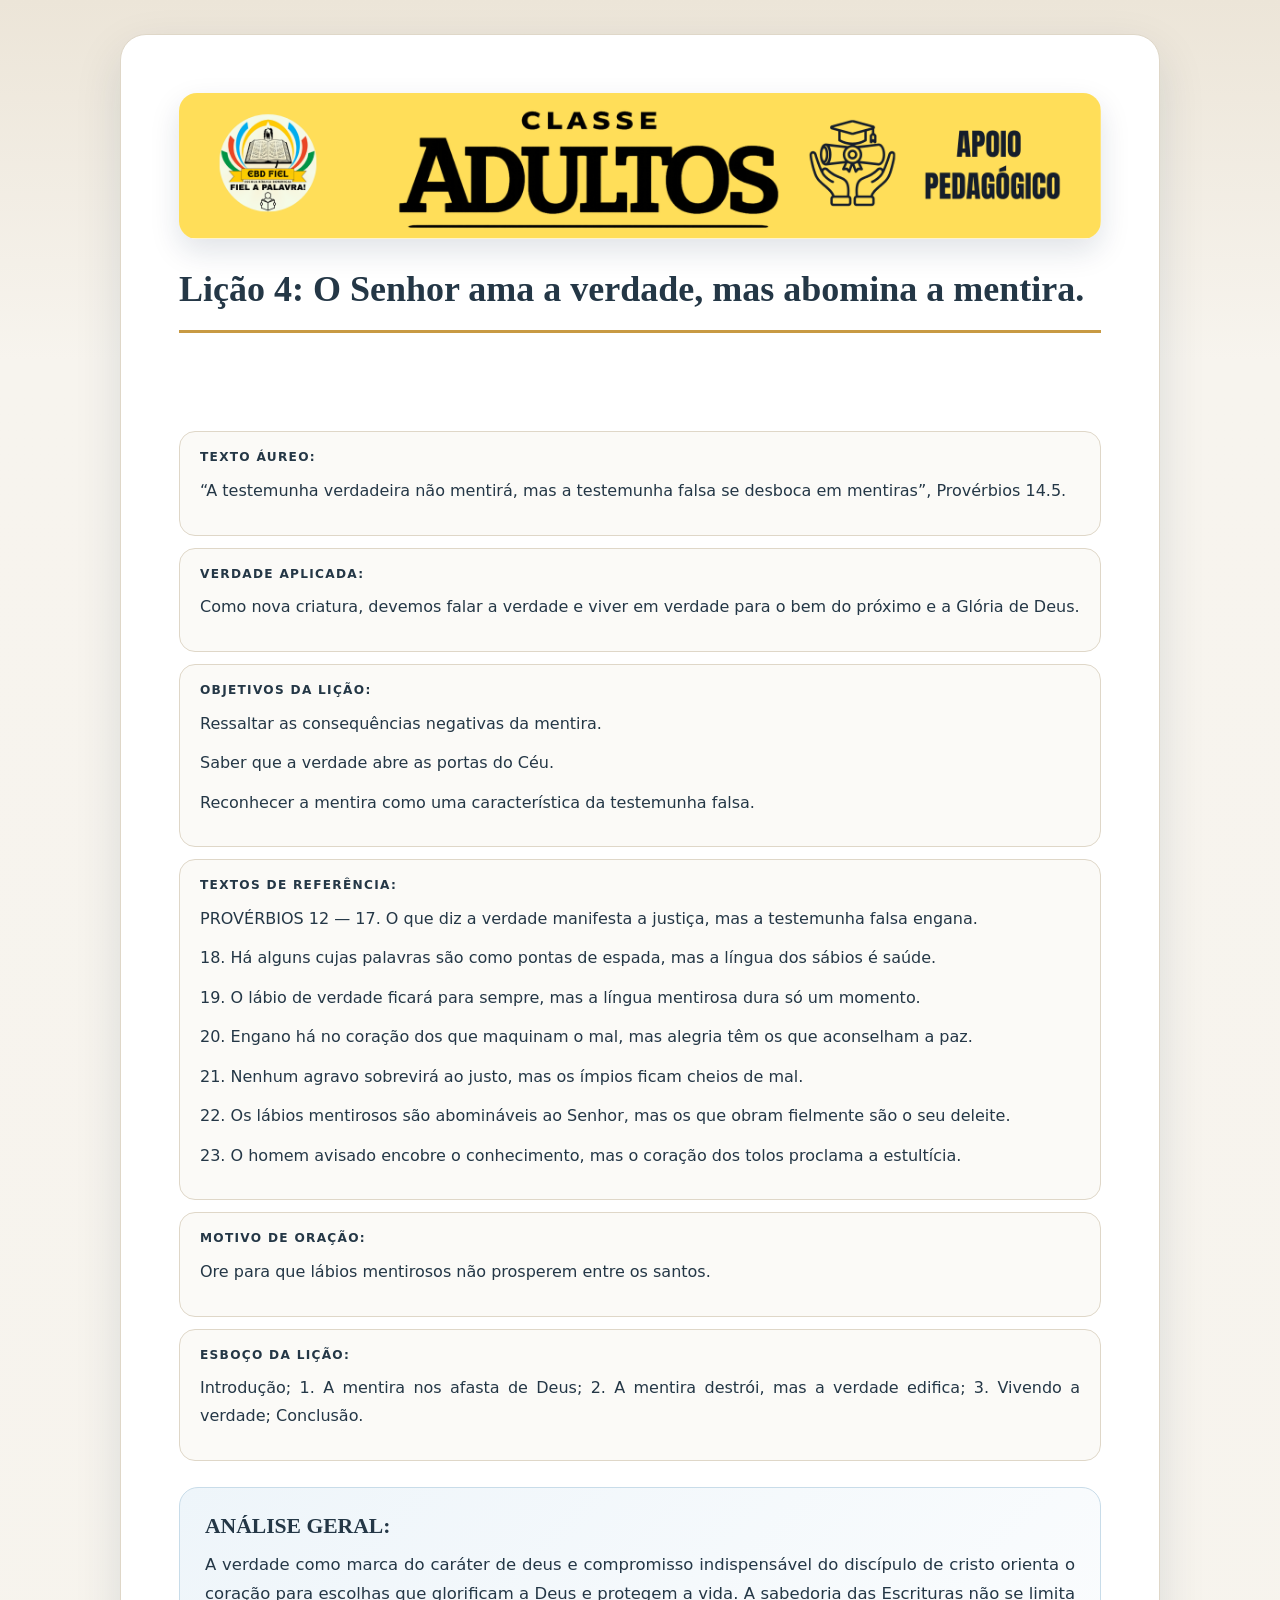
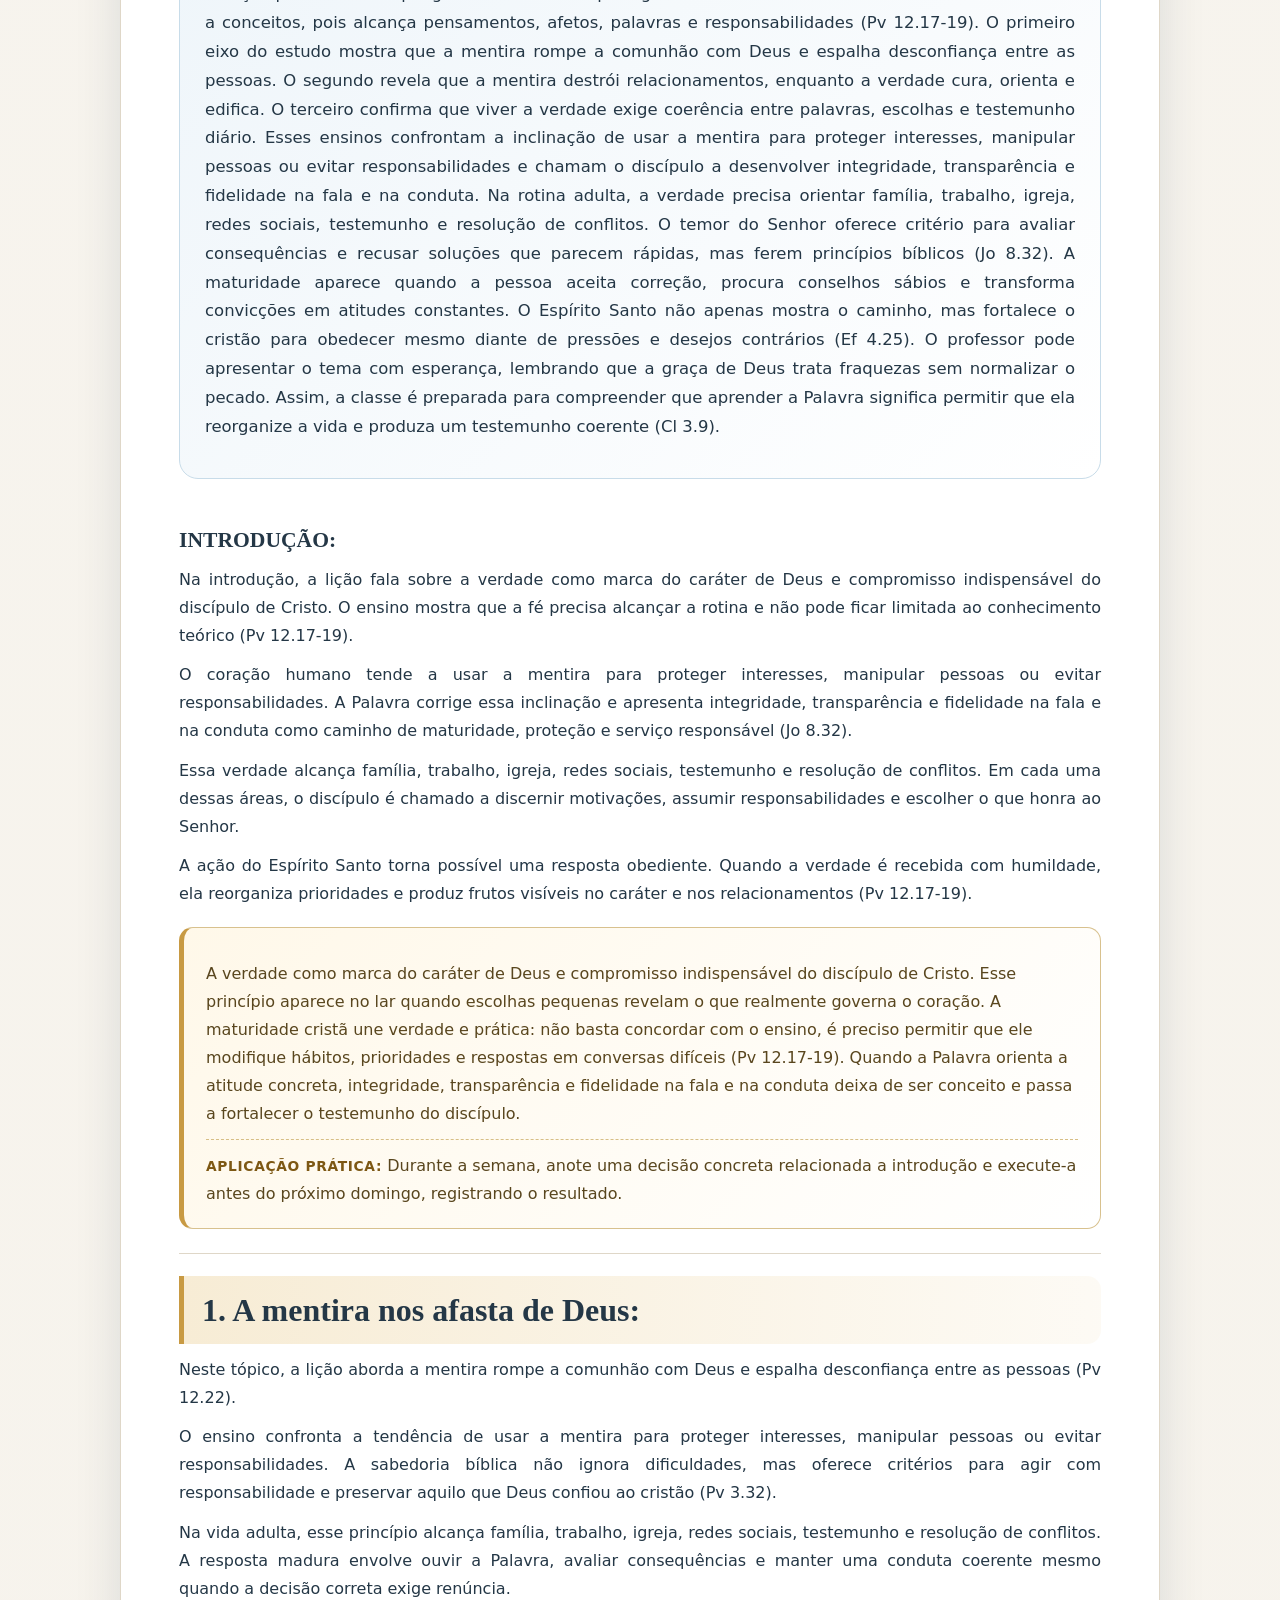
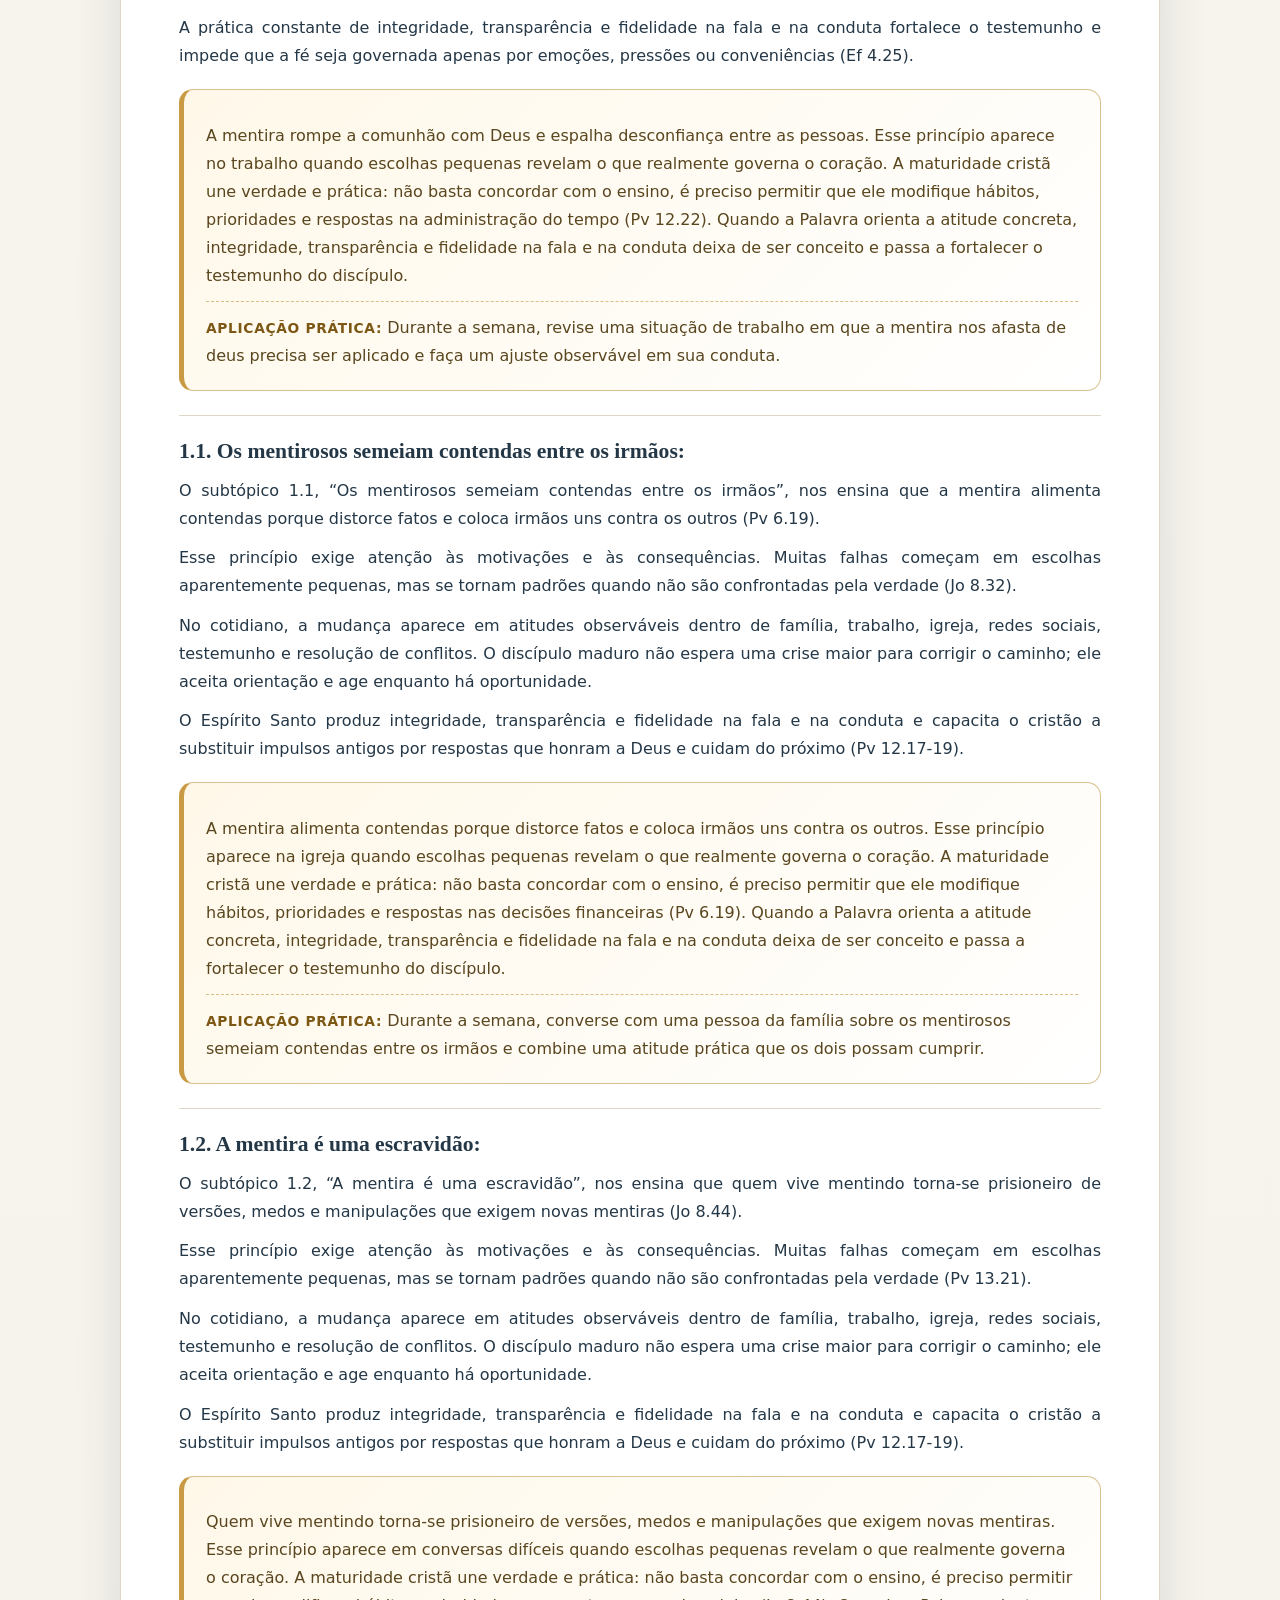
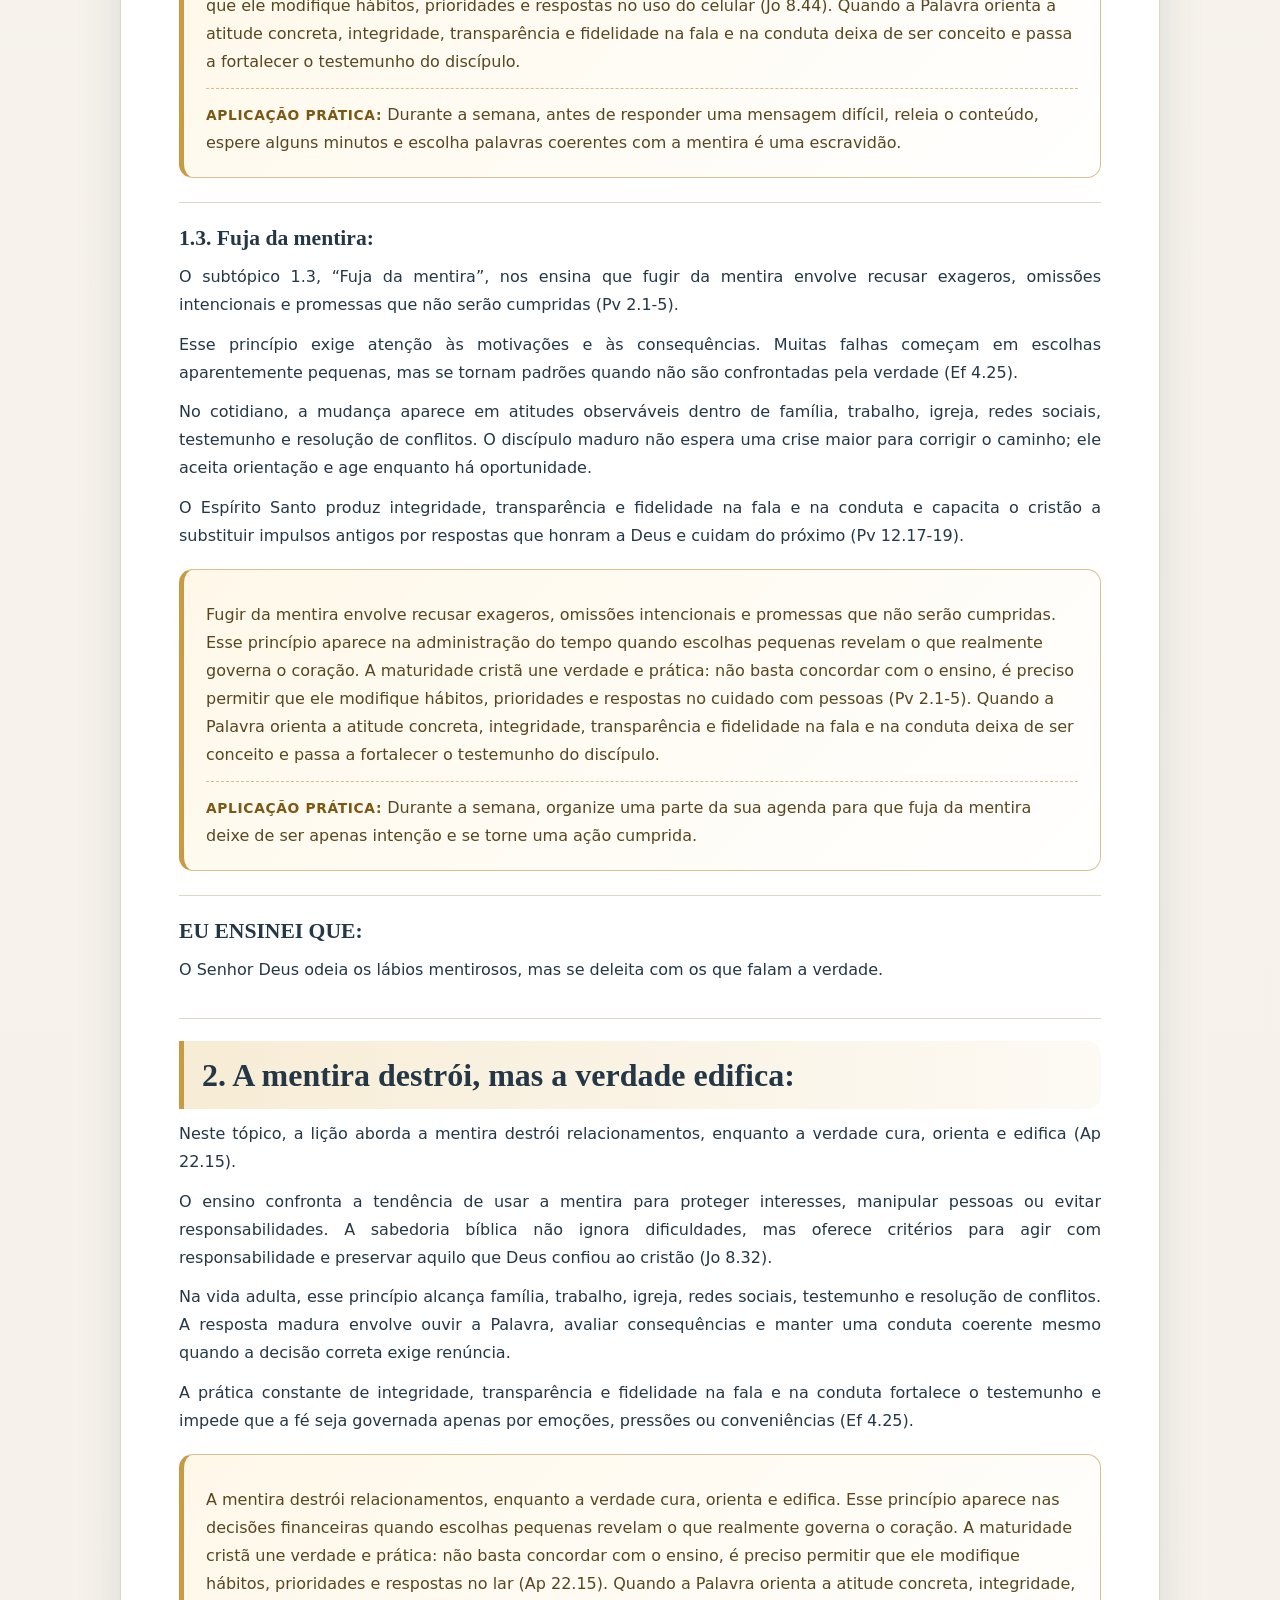
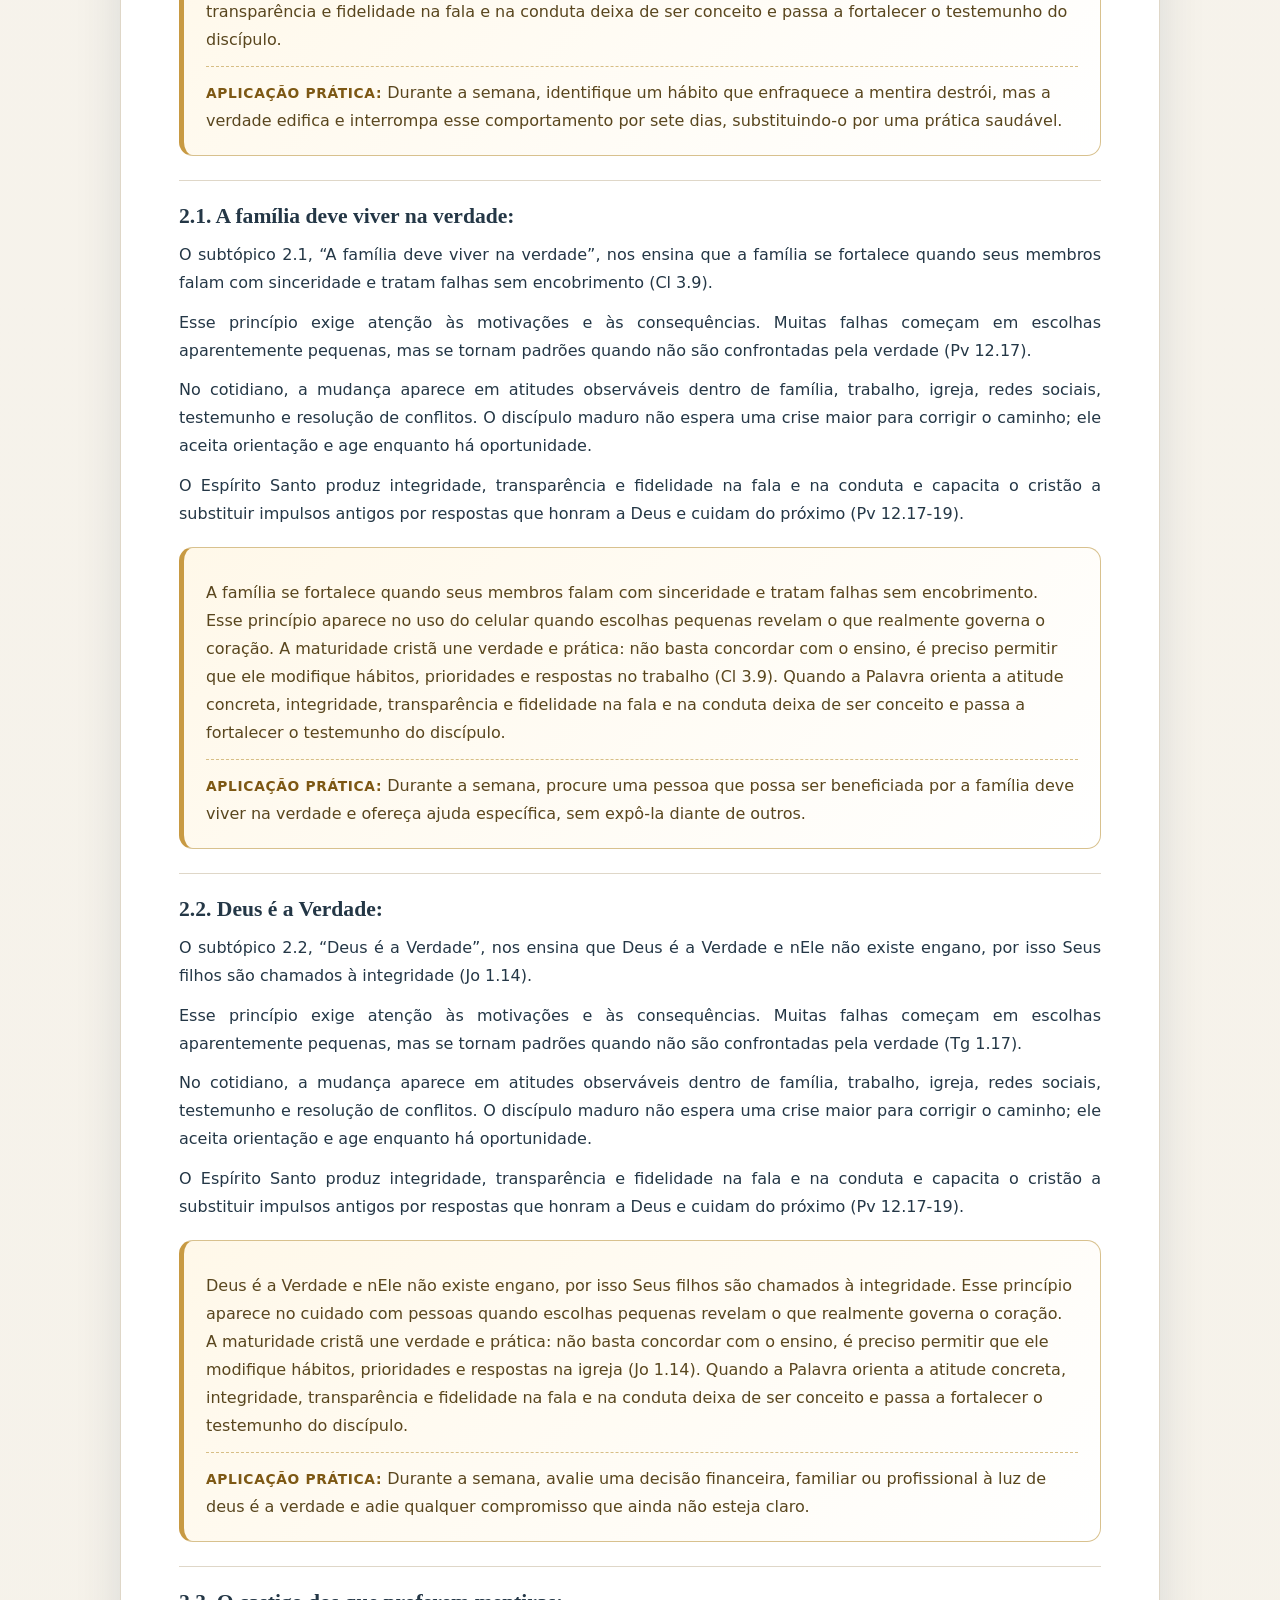
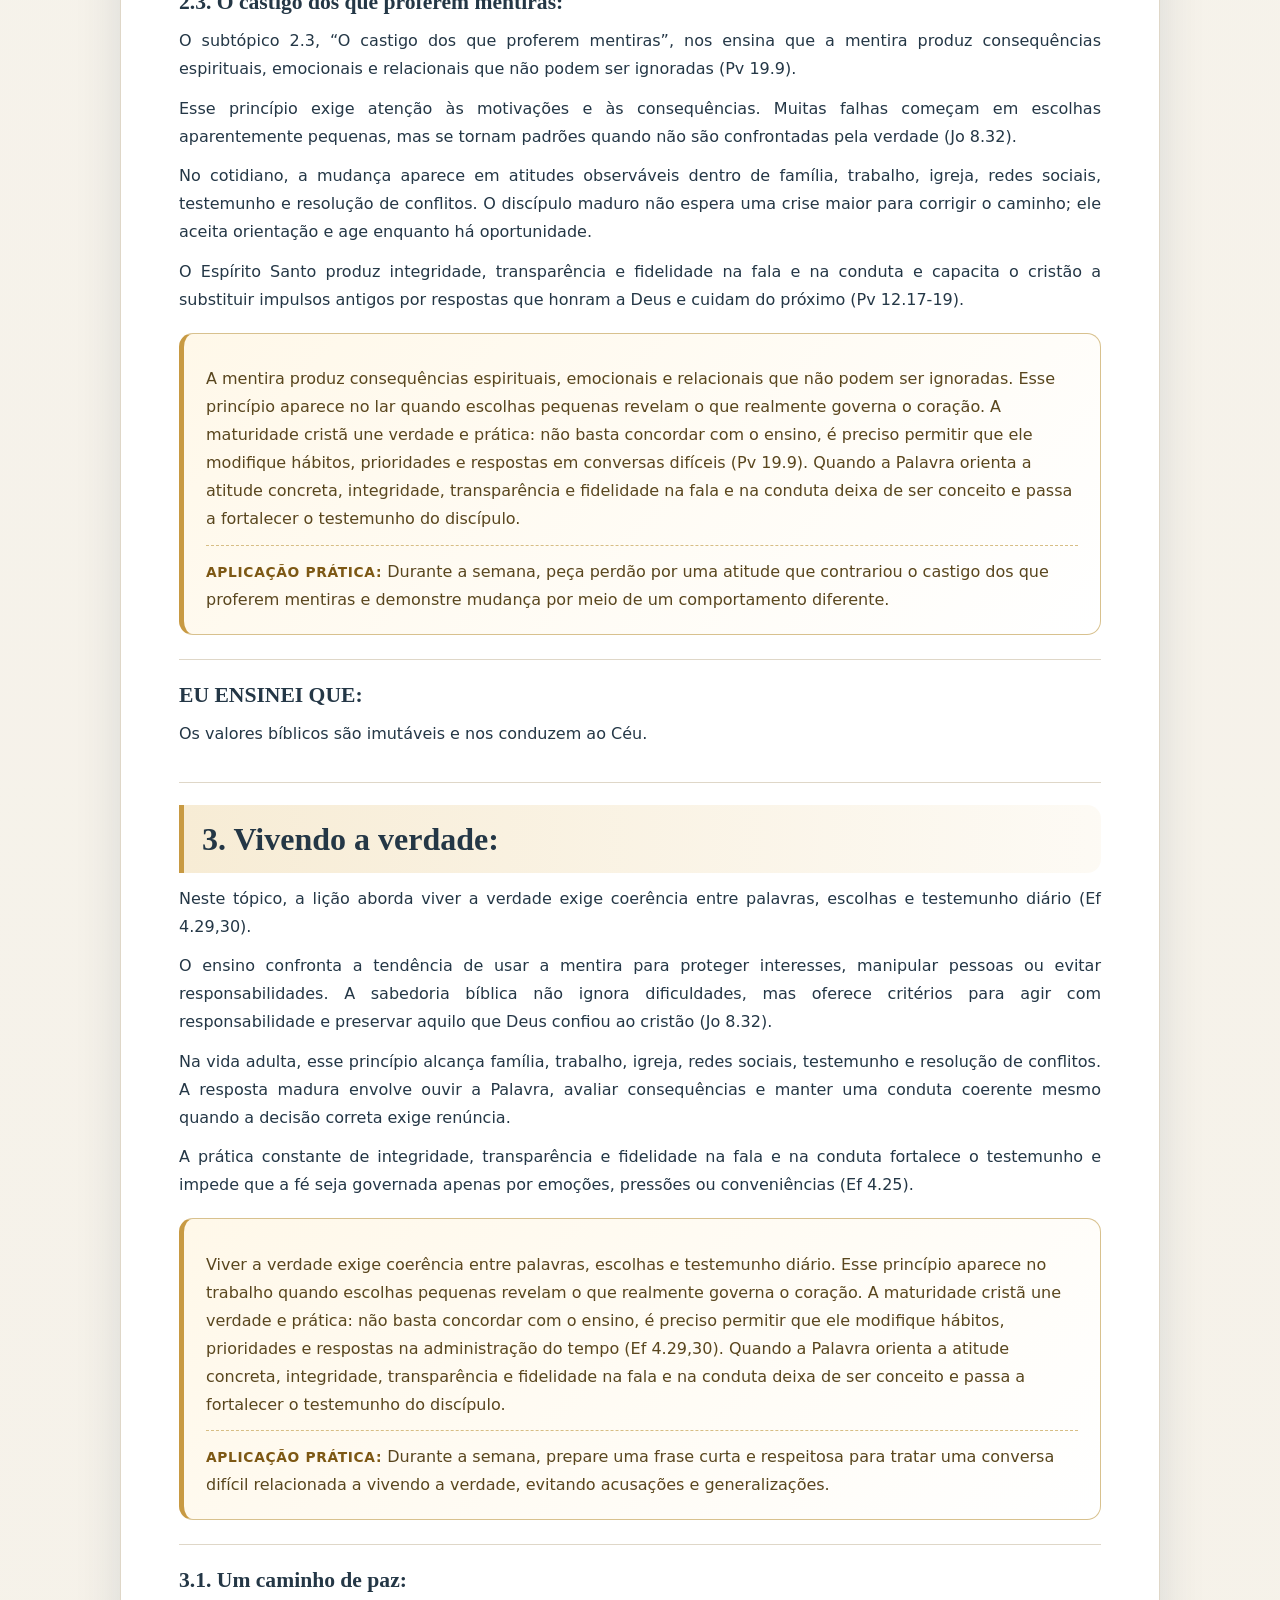
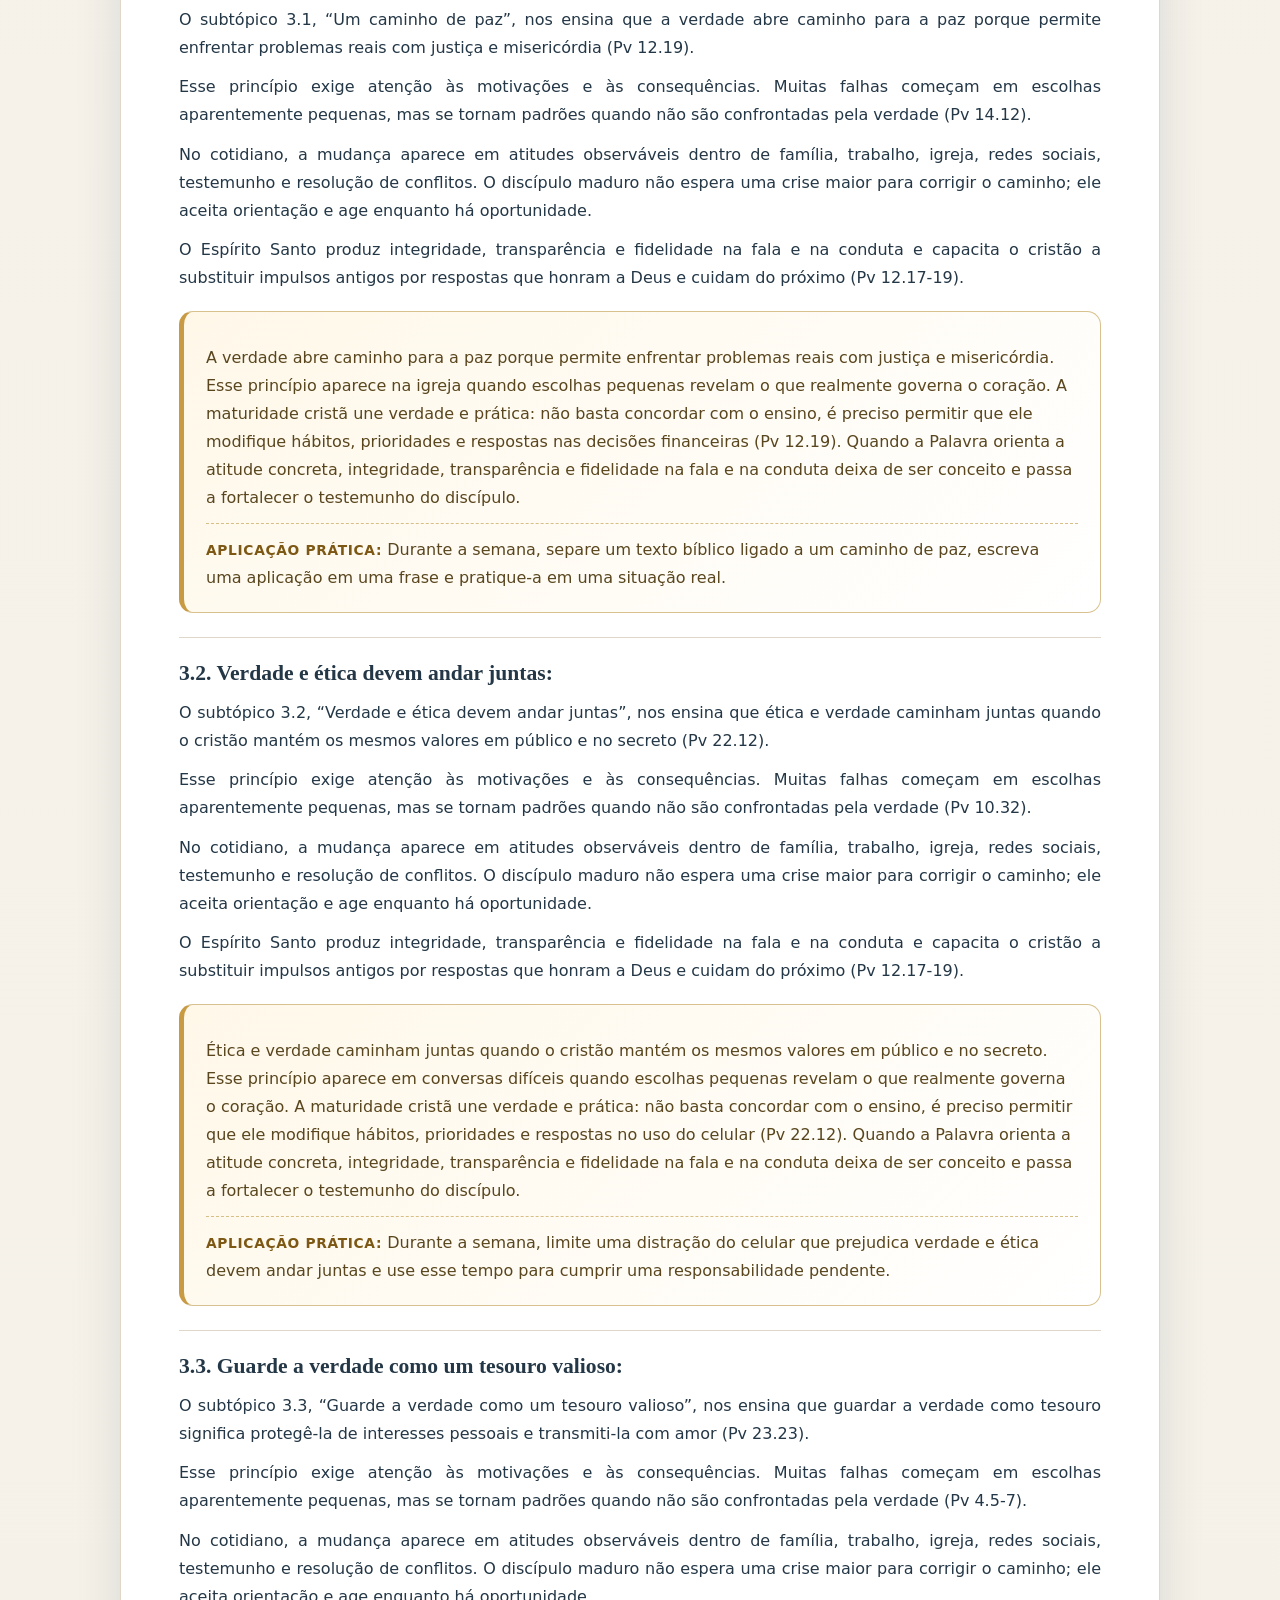
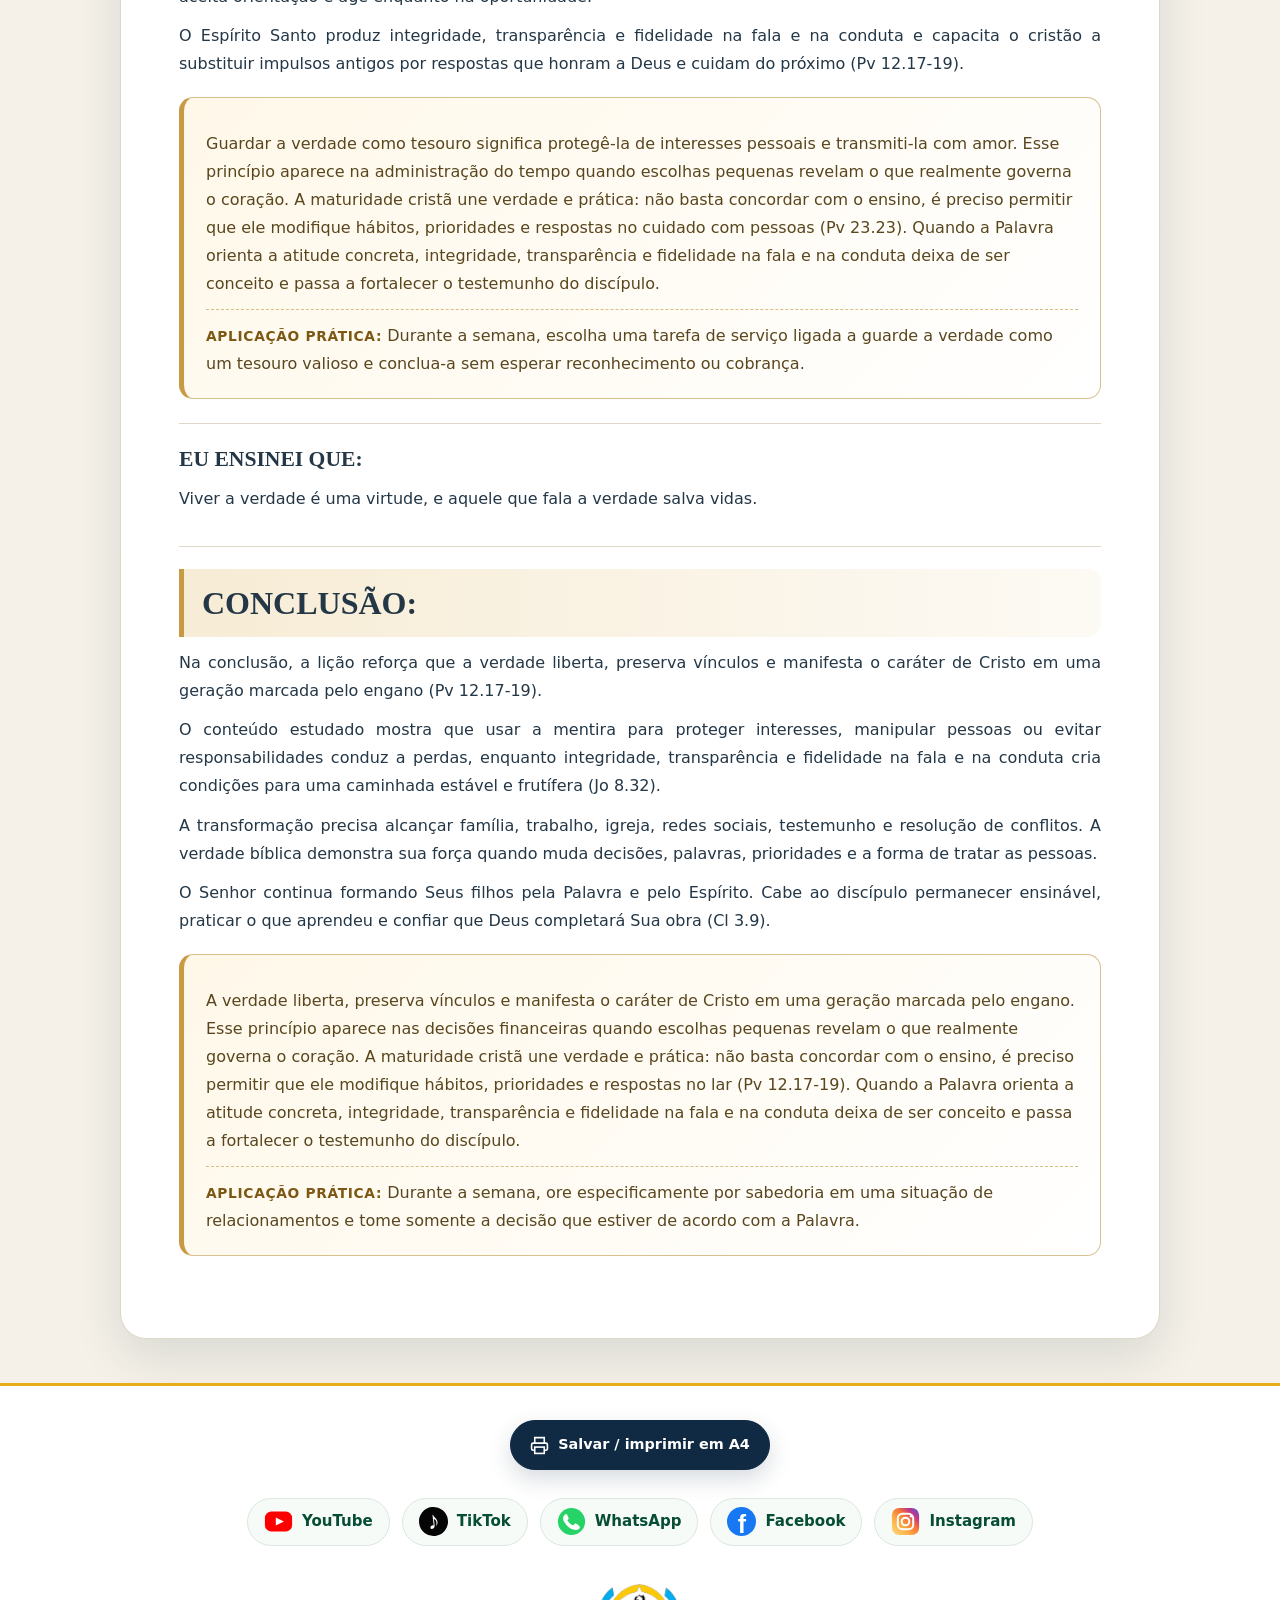
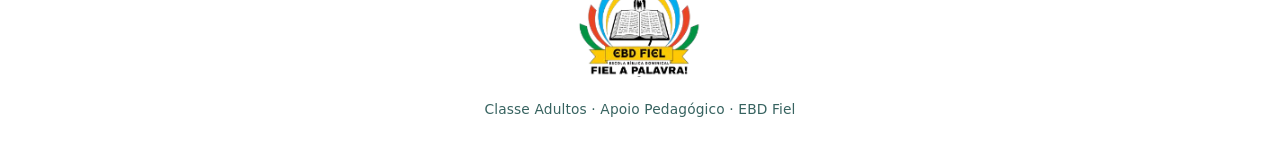
<file: apoio-pedagogico/licao-04-o-senhor-ama-a-verdade-mas-abomina-a-mentira.html>
<!DOCTYPE html>

<html lang="pt-BR">
<head>
<meta charset="utf-8"/>
<meta content="width=device-width, initial-scale=1.0" name="viewport"/>
<title>Lição 4: O Senhor ama a verdade, mas abomina a mentira.</title>

<link href="assets/apoio-pedagogico.css" rel="stylesheet"/><script defer="True" src="assets/apoio-pedagogico.js"></script></head>
<body class="apoio-licao-page">
<div class="licao-container">
<img alt="Topo Classe Adultos Apoio Pedagógico" class="topo-ebd" src="assets/topo-amarelo.png"/>
<h1 class="preto negrito">Lição 4: O Senhor ama a verdade, mas abomina a mentira.</h1>
<br/><br/>
<div class="titulo-com-conteudo">
<h3 class="preto negrito">TEXTO ÁUREO: </h3>
<p class="preto primeiro">“A testemunha verdadeira não mentirá, mas a testemunha falsa se desboca em mentiras”, Provérbios 14.5.</p>
</div>
<div class="titulo-com-conteudo">
<h3 class="preto negrito">VERDADE APLICADA: </h3>
<p class="preto primeiro">Como nova criatura, devemos falar a verdade e viver em verdade para o bem do próximo e a Glória de Deus.</p>
</div>
<div class="titulo-com-conteudo">
<h3 class="preto negrito">OBJETIVOS DA LIÇÃO: </h3>
<p class="preto primeiro">Ressaltar as consequências negativas da mentira.</p>
<p class="preto">Saber que a verdade abre as portas do Céu.</p>
<p class="preto">Reconhecer a mentira como uma característica da testemunha falsa.</p>
</div>
<div class="titulo-com-conteudo">
<h3 class="preto negrito">TEXTOS DE REFERÊNCIA: </h3>
<p class="preto primeiro">PROVÉRBIOS 12 — 17. O que diz a verdade manifesta a justiça, mas a testemunha falsa engana.</p>
<p class="preto">18. Há alguns cujas palavras são como pontas de espada, mas a língua dos sábios é saúde.</p>
<p class="preto">19. O lábio de verdade ficará para sempre, mas a língua mentirosa dura só um momento.</p>
<p class="preto">20. Engano há no coração dos que maquinam o mal, mas alegria têm os que aconselham a paz.</p>
<p class="preto">21. Nenhum agravo sobrevirá ao justo, mas os ímpios ficam cheios de mal.</p>
<p class="preto">22. Os lábios mentirosos são abomináveis ao Senhor, mas os que obram fielmente são o seu deleite.</p>
<p class="preto">23. O homem avisado encobre o conhecimento, mas o coração dos tolos proclama a estultícia.</p>
</div>
<div class="titulo-com-conteudo">
<h3 class="preto negrito">MOTIVO DE ORAÇÃO: </h3>
<p class="preto primeiro">Ore para que lábios mentirosos não prosperem entre os santos.</p>
</div>
<div class="titulo-com-conteudo">
<h3 class="preto negrito">ESBOÇO DA LIÇÃO: </h3>
<p class="preto primeiro">Introdução; 1. A mentira nos afasta de Deus; 2. A mentira destrói, mas a verdade edifica; 3. Vivendo a verdade; Conclusão.</p>
</div>
<div class="titulo-com-conteudo">
<h3 class="preto negrito">ANÁLISE GERAL: </h3>
<p class="azul italico primeiro analise-geral-texto">A verdade como marca do caráter de deus e compromisso indispensável do discípulo de cristo orienta o coração para escolhas que glorificam a Deus e protegem a vida. A sabedoria das Escrituras não se limita a conceitos, pois alcança pensamentos, afetos, palavras e responsabilidades (Pv 12.17-19). O primeiro eixo do estudo mostra que a mentira rompe a comunhão com Deus e espalha desconfiança entre as pessoas. O segundo revela que a mentira destrói relacionamentos, enquanto a verdade cura, orienta e edifica. O terceiro confirma que viver a verdade exige coerência entre palavras, escolhas e testemunho diário. Esses ensinos confrontam a inclinação de usar a mentira para proteger interesses, manipular pessoas ou evitar responsabilidades e chamam o discípulo a desenvolver integridade, transparência e fidelidade na fala e na conduta. Na rotina adulta, a verdade precisa orientar família, trabalho, igreja, redes sociais, testemunho e resolução de conflitos. O temor do Senhor oferece critério para avaliar consequências e recusar soluções que parecem rápidas, mas ferem princípios bíblicos (Jo 8.32). A maturidade aparece quando a pessoa aceita correção, procura conselhos sábios e transforma convicções em atitudes constantes. O Espírito Santo não apenas mostra o caminho, mas fortalece o cristão para obedecer mesmo diante de pressões e desejos contrários (Ef 4.25). O professor pode apresentar o tema com esperança, lembrando que a graça de Deus trata fraquezas sem normalizar o pecado. Assim, a classe é preparada para compreender que aprender a Palavra significa permitir que ela reorganize a vida e produza um testemunho coerente (Cl 3.9).</p>
</div>
<div class="titulo-com-conteudo">
<h3 class="preto negrito">INTRODUÇÃO: </h3>
<p class="preto primeiro">Na introdução, a lição fala sobre a verdade como marca do caráter de Deus e compromisso indispensável do discípulo de Cristo. O ensino mostra que a fé precisa alcançar a rotina e não pode ficar limitada ao conhecimento teórico (Pv 12.17-19).</p>
<p class="preto">O coração humano tende a usar a mentira para proteger interesses, manipular pessoas ou evitar responsabilidades. A Palavra corrige essa inclinação e apresenta integridade, transparência e fidelidade na fala e na conduta como caminho de maturidade, proteção e serviço responsável (Jo 8.32).</p>
<p class="preto">Essa verdade alcança família, trabalho, igreja, redes sociais, testemunho e resolução de conflitos. Em cada uma dessas áreas, o discípulo é chamado a discernir motivações, assumir responsabilidades e escolher o que honra ao Senhor.</p>
<p class="preto">A ação do Espírito Santo torna possível uma resposta obediente. Quando a verdade é recebida com humildade, ela reorganiza prioridades e produz frutos visíveis no caráter e nos relacionamentos (Pv 12.17-19).</p>
<div class="apoio-aplicacao">
<p class="azul italico">A verdade como marca do caráter de Deus e compromisso indispensável do discípulo de Cristo. Esse princípio aparece no lar quando escolhas pequenas revelam o que realmente governa o coração. A maturidade cristã une verdade e prática: não basta concordar com o ensino, é preciso permitir que ele modifique hábitos, prioridades e respostas em conversas difíceis (Pv 12.17-19). Quando a Palavra orienta a atitude concreta, integridade, transparência e fidelidade na fala e na conduta deixa de ser conceito e passa a fortalecer o testemunho do discípulo.</p>
<p class="azul italico"><span class="negrito">APLICAÇÃO PRÁTICA:</span> Durante a semana, anote uma decisão concreta relacionada a introdução e execute-a antes do próximo domingo, registrando o resultado.</p>
</div>
</div>
<div class="titulo-com-conteudo">
<h2 class="preto negrito">1. A mentira nos afasta de Deus: </h2>
<p class="preto primeiro">Neste tópico, a lição aborda a mentira rompe a comunhão com Deus e espalha desconfiança entre as pessoas (Pv 12.22).</p>
<p class="preto">O ensino confronta a tendência de usar a mentira para proteger interesses, manipular pessoas ou evitar responsabilidades. A sabedoria bíblica não ignora dificuldades, mas oferece critérios para agir com responsabilidade e preservar aquilo que Deus confiou ao cristão (Pv 3.32).</p>
<p class="preto">Na vida adulta, esse princípio alcança família, trabalho, igreja, redes sociais, testemunho e resolução de conflitos. A resposta madura envolve ouvir a Palavra, avaliar consequências e manter uma conduta coerente mesmo quando a decisão correta exige renúncia.</p>
<p class="preto">A prática constante de integridade, transparência e fidelidade na fala e na conduta fortalece o testemunho e impede que a fé seja governada apenas por emoções, pressões ou conveniências (Ef 4.25).</p>
<div class="apoio-aplicacao">
<p class="azul italico">A mentira rompe a comunhão com Deus e espalha desconfiança entre as pessoas. Esse princípio aparece no trabalho quando escolhas pequenas revelam o que realmente governa o coração. A maturidade cristã une verdade e prática: não basta concordar com o ensino, é preciso permitir que ele modifique hábitos, prioridades e respostas na administração do tempo (Pv 12.22). Quando a Palavra orienta a atitude concreta, integridade, transparência e fidelidade na fala e na conduta deixa de ser conceito e passa a fortalecer o testemunho do discípulo.</p>
<p class="azul italico"><span class="negrito">APLICAÇÃO PRÁTICA:</span> Durante a semana, revise uma situação de trabalho em que a mentira nos afasta de deus precisa ser aplicado e faça um ajuste observável em sua conduta.</p>
</div>
</div>
<div class="titulo-com-conteudo">
<h3 class="preto negrito">1.1. Os mentirosos semeiam contendas entre os irmãos: </h3>
<p class="preto primeiro">O subtópico 1.1, “Os mentirosos semeiam contendas entre os irmãos”, nos ensina que a mentira alimenta contendas porque distorce fatos e coloca irmãos uns contra os outros (Pv 6.19).</p>
<p class="preto">Esse princípio exige atenção às motivações e às consequências. Muitas falhas começam em escolhas aparentemente pequenas, mas se tornam padrões quando não são confrontadas pela verdade (Jo 8.32).</p>
<p class="preto">No cotidiano, a mudança aparece em atitudes observáveis dentro de família, trabalho, igreja, redes sociais, testemunho e resolução de conflitos. O discípulo maduro não espera uma crise maior para corrigir o caminho; ele aceita orientação e age enquanto há oportunidade.</p>
<p class="preto">O Espírito Santo produz integridade, transparência e fidelidade na fala e na conduta e capacita o cristão a substituir impulsos antigos por respostas que honram a Deus e cuidam do próximo (Pv 12.17-19).</p>
<div class="apoio-aplicacao">
<p class="azul italico">A mentira alimenta contendas porque distorce fatos e coloca irmãos uns contra os outros. Esse princípio aparece na igreja quando escolhas pequenas revelam o que realmente governa o coração. A maturidade cristã une verdade e prática: não basta concordar com o ensino, é preciso permitir que ele modifique hábitos, prioridades e respostas nas decisões financeiras (Pv 6.19). Quando a Palavra orienta a atitude concreta, integridade, transparência e fidelidade na fala e na conduta deixa de ser conceito e passa a fortalecer o testemunho do discípulo.</p>
<p class="azul italico"><span class="negrito">APLICAÇÃO PRÁTICA:</span> Durante a semana, converse com uma pessoa da família sobre os mentirosos semeiam contendas entre os irmãos e combine uma atitude prática que os dois possam cumprir.</p>
</div>
</div>
<div class="titulo-com-conteudo">
<h3 class="preto negrito">1.2. A mentira é uma escravidão: </h3>
<p class="preto primeiro">O subtópico 1.2, “A mentira é uma escravidão”, nos ensina que quem vive mentindo torna-se prisioneiro de versões, medos e manipulações que exigem novas mentiras (Jo 8.44).</p>
<p class="preto">Esse princípio exige atenção às motivações e às consequências. Muitas falhas começam em escolhas aparentemente pequenas, mas se tornam padrões quando não são confrontadas pela verdade (Pv 13.21).</p>
<p class="preto">No cotidiano, a mudança aparece em atitudes observáveis dentro de família, trabalho, igreja, redes sociais, testemunho e resolução de conflitos. O discípulo maduro não espera uma crise maior para corrigir o caminho; ele aceita orientação e age enquanto há oportunidade.</p>
<p class="preto">O Espírito Santo produz integridade, transparência e fidelidade na fala e na conduta e capacita o cristão a substituir impulsos antigos por respostas que honram a Deus e cuidam do próximo (Pv 12.17-19).</p>
<div class="apoio-aplicacao">
<p class="azul italico">Quem vive mentindo torna-se prisioneiro de versões, medos e manipulações que exigem novas mentiras. Esse princípio aparece em conversas difíceis quando escolhas pequenas revelam o que realmente governa o coração. A maturidade cristã une verdade e prática: não basta concordar com o ensino, é preciso permitir que ele modifique hábitos, prioridades e respostas no uso do celular (Jo 8.44). Quando a Palavra orienta a atitude concreta, integridade, transparência e fidelidade na fala e na conduta deixa de ser conceito e passa a fortalecer o testemunho do discípulo.</p>
<p class="azul italico"><span class="negrito">APLICAÇÃO PRÁTICA:</span> Durante a semana, antes de responder uma mensagem difícil, releia o conteúdo, espere alguns minutos e escolha palavras coerentes com a mentira é uma escravidão.</p>
</div>
</div>
<div class="titulo-com-conteudo">
<h3 class="preto negrito">1.3. Fuja da mentira: </h3>
<p class="preto primeiro">O subtópico 1.3, “Fuja da mentira”, nos ensina que fugir da mentira envolve recusar exageros, omissões intencionais e promessas que não serão cumpridas (Pv 2.1-5).</p>
<p class="preto">Esse princípio exige atenção às motivações e às consequências. Muitas falhas começam em escolhas aparentemente pequenas, mas se tornam padrões quando não são confrontadas pela verdade (Ef 4.25).</p>
<p class="preto">No cotidiano, a mudança aparece em atitudes observáveis dentro de família, trabalho, igreja, redes sociais, testemunho e resolução de conflitos. O discípulo maduro não espera uma crise maior para corrigir o caminho; ele aceita orientação e age enquanto há oportunidade.</p>
<p class="preto">O Espírito Santo produz integridade, transparência e fidelidade na fala e na conduta e capacita o cristão a substituir impulsos antigos por respostas que honram a Deus e cuidam do próximo (Pv 12.17-19).</p>
<div class="apoio-aplicacao">
<p class="azul italico">Fugir da mentira envolve recusar exageros, omissões intencionais e promessas que não serão cumpridas. Esse princípio aparece na administração do tempo quando escolhas pequenas revelam o que realmente governa o coração. A maturidade cristã une verdade e prática: não basta concordar com o ensino, é preciso permitir que ele modifique hábitos, prioridades e respostas no cuidado com pessoas (Pv 2.1-5). Quando a Palavra orienta a atitude concreta, integridade, transparência e fidelidade na fala e na conduta deixa de ser conceito e passa a fortalecer o testemunho do discípulo.</p>
<p class="azul italico"><span class="negrito">APLICAÇÃO PRÁTICA:</span> Durante a semana, organize uma parte da sua agenda para que fuja da mentira deixe de ser apenas intenção e se torne uma ação cumprida.</p>
</div>
</div>
<div class="titulo-com-conteudo">
<h3 class="preto negrito">EU ENSINEI QUE: </h3>
<p class="preto primeiro">O Senhor Deus odeia os lábios mentirosos, mas se deleita com os que falam a verdade.</p>
</div>
<div class="titulo-com-conteudo">
<h2 class="preto negrito">2. A mentira destrói, mas a verdade edifica: </h2>
<p class="preto primeiro">Neste tópico, a lição aborda a mentira destrói relacionamentos, enquanto a verdade cura, orienta e edifica (Ap 22.15).</p>
<p class="preto">O ensino confronta a tendência de usar a mentira para proteger interesses, manipular pessoas ou evitar responsabilidades. A sabedoria bíblica não ignora dificuldades, mas oferece critérios para agir com responsabilidade e preservar aquilo que Deus confiou ao cristão (Jo 8.32).</p>
<p class="preto">Na vida adulta, esse princípio alcança família, trabalho, igreja, redes sociais, testemunho e resolução de conflitos. A resposta madura envolve ouvir a Palavra, avaliar consequências e manter uma conduta coerente mesmo quando a decisão correta exige renúncia.</p>
<p class="preto">A prática constante de integridade, transparência e fidelidade na fala e na conduta fortalece o testemunho e impede que a fé seja governada apenas por emoções, pressões ou conveniências (Ef 4.25).</p>
<div class="apoio-aplicacao">
<p class="azul italico">A mentira destrói relacionamentos, enquanto a verdade cura, orienta e edifica. Esse princípio aparece nas decisões financeiras quando escolhas pequenas revelam o que realmente governa o coração. A maturidade cristã une verdade e prática: não basta concordar com o ensino, é preciso permitir que ele modifique hábitos, prioridades e respostas no lar (Ap 22.15). Quando a Palavra orienta a atitude concreta, integridade, transparência e fidelidade na fala e na conduta deixa de ser conceito e passa a fortalecer o testemunho do discípulo.</p>
<p class="azul italico"><span class="negrito">APLICAÇÃO PRÁTICA:</span> Durante a semana, identifique um hábito que enfraquece a mentira destrói, mas a verdade edifica e interrompa esse comportamento por sete dias, substituindo-o por uma prática saudável.</p>
</div>
</div>
<div class="titulo-com-conteudo">
<h3 class="preto negrito">2.1. A família deve viver na verdade: </h3>
<p class="preto primeiro">O subtópico 2.1, “A família deve viver na verdade”, nos ensina que a família se fortalece quando seus membros falam com sinceridade e tratam falhas sem encobrimento (Cl 3.9).</p>
<p class="preto">Esse princípio exige atenção às motivações e às consequências. Muitas falhas começam em escolhas aparentemente pequenas, mas se tornam padrões quando não são confrontadas pela verdade (Pv 12.17).</p>
<p class="preto">No cotidiano, a mudança aparece em atitudes observáveis dentro de família, trabalho, igreja, redes sociais, testemunho e resolução de conflitos. O discípulo maduro não espera uma crise maior para corrigir o caminho; ele aceita orientação e age enquanto há oportunidade.</p>
<p class="preto">O Espírito Santo produz integridade, transparência e fidelidade na fala e na conduta e capacita o cristão a substituir impulsos antigos por respostas que honram a Deus e cuidam do próximo (Pv 12.17-19).</p>
<div class="apoio-aplicacao">
<p class="azul italico">A família se fortalece quando seus membros falam com sinceridade e tratam falhas sem encobrimento. Esse princípio aparece no uso do celular quando escolhas pequenas revelam o que realmente governa o coração. A maturidade cristã une verdade e prática: não basta concordar com o ensino, é preciso permitir que ele modifique hábitos, prioridades e respostas no trabalho (Cl 3.9). Quando a Palavra orienta a atitude concreta, integridade, transparência e fidelidade na fala e na conduta deixa de ser conceito e passa a fortalecer o testemunho do discípulo.</p>
<p class="azul italico"><span class="negrito">APLICAÇÃO PRÁTICA:</span> Durante a semana, procure uma pessoa que possa ser beneficiada por a família deve viver na verdade e ofereça ajuda específica, sem expô-la diante de outros.</p>
</div>
</div>
<div class="titulo-com-conteudo">
<h3 class="preto negrito">2.2. Deus é a Verdade: </h3>
<p class="preto primeiro">O subtópico 2.2, “Deus é a Verdade”, nos ensina que Deus é a Verdade e nEle não existe engano, por isso Seus filhos são chamados à integridade (Jo 1.14).</p>
<p class="preto">Esse princípio exige atenção às motivações e às consequências. Muitas falhas começam em escolhas aparentemente pequenas, mas se tornam padrões quando não são confrontadas pela verdade (Tg 1.17).</p>
<p class="preto">No cotidiano, a mudança aparece em atitudes observáveis dentro de família, trabalho, igreja, redes sociais, testemunho e resolução de conflitos. O discípulo maduro não espera uma crise maior para corrigir o caminho; ele aceita orientação e age enquanto há oportunidade.</p>
<p class="preto">O Espírito Santo produz integridade, transparência e fidelidade na fala e na conduta e capacita o cristão a substituir impulsos antigos por respostas que honram a Deus e cuidam do próximo (Pv 12.17-19).</p>
<div class="apoio-aplicacao">
<p class="azul italico">Deus é a Verdade e nEle não existe engano, por isso Seus filhos são chamados à integridade. Esse princípio aparece no cuidado com pessoas quando escolhas pequenas revelam o que realmente governa o coração. A maturidade cristã une verdade e prática: não basta concordar com o ensino, é preciso permitir que ele modifique hábitos, prioridades e respostas na igreja (Jo 1.14). Quando a Palavra orienta a atitude concreta, integridade, transparência e fidelidade na fala e na conduta deixa de ser conceito e passa a fortalecer o testemunho do discípulo.</p>
<p class="azul italico"><span class="negrito">APLICAÇÃO PRÁTICA:</span> Durante a semana, avalie uma decisão financeira, familiar ou profissional à luz de deus é a verdade e adie qualquer compromisso que ainda não esteja claro.</p>
</div>
</div>
<div class="titulo-com-conteudo">
<h3 class="preto negrito">2.3. O castigo dos que proferem mentiras: </h3>
<p class="preto primeiro">O subtópico 2.3, “O castigo dos que proferem mentiras”, nos ensina que a mentira produz consequências espirituais, emocionais e relacionais que não podem ser ignoradas (Pv 19.9).</p>
<p class="preto">Esse princípio exige atenção às motivações e às consequências. Muitas falhas começam em escolhas aparentemente pequenas, mas se tornam padrões quando não são confrontadas pela verdade (Jo 8.32).</p>
<p class="preto">No cotidiano, a mudança aparece em atitudes observáveis dentro de família, trabalho, igreja, redes sociais, testemunho e resolução de conflitos. O discípulo maduro não espera uma crise maior para corrigir o caminho; ele aceita orientação e age enquanto há oportunidade.</p>
<p class="preto">O Espírito Santo produz integridade, transparência e fidelidade na fala e na conduta e capacita o cristão a substituir impulsos antigos por respostas que honram a Deus e cuidam do próximo (Pv 12.17-19).</p>
<div class="apoio-aplicacao">
<p class="azul italico">A mentira produz consequências espirituais, emocionais e relacionais que não podem ser ignoradas. Esse princípio aparece no lar quando escolhas pequenas revelam o que realmente governa o coração. A maturidade cristã une verdade e prática: não basta concordar com o ensino, é preciso permitir que ele modifique hábitos, prioridades e respostas em conversas difíceis (Pv 19.9). Quando a Palavra orienta a atitude concreta, integridade, transparência e fidelidade na fala e na conduta deixa de ser conceito e passa a fortalecer o testemunho do discípulo.</p>
<p class="azul italico"><span class="negrito">APLICAÇÃO PRÁTICA:</span> Durante a semana, peça perdão por uma atitude que contrariou o castigo dos que proferem mentiras e demonstre mudança por meio de um comportamento diferente.</p>
</div>
</div>
<div class="titulo-com-conteudo">
<h3 class="preto negrito">EU ENSINEI QUE: </h3>
<p class="preto primeiro">Os valores bíblicos são imutáveis e nos conduzem ao Céu.</p>
</div>
<div class="titulo-com-conteudo">
<h2 class="preto negrito">3. Vivendo a verdade: </h2>
<p class="preto primeiro">Neste tópico, a lição aborda viver a verdade exige coerência entre palavras, escolhas e testemunho diário (Ef 4.29,30).</p>
<p class="preto">O ensino confronta a tendência de usar a mentira para proteger interesses, manipular pessoas ou evitar responsabilidades. A sabedoria bíblica não ignora dificuldades, mas oferece critérios para agir com responsabilidade e preservar aquilo que Deus confiou ao cristão (Jo 8.32).</p>
<p class="preto">Na vida adulta, esse princípio alcança família, trabalho, igreja, redes sociais, testemunho e resolução de conflitos. A resposta madura envolve ouvir a Palavra, avaliar consequências e manter uma conduta coerente mesmo quando a decisão correta exige renúncia.</p>
<p class="preto">A prática constante de integridade, transparência e fidelidade na fala e na conduta fortalece o testemunho e impede que a fé seja governada apenas por emoções, pressões ou conveniências (Ef 4.25).</p>
<div class="apoio-aplicacao">
<p class="azul italico">Viver a verdade exige coerência entre palavras, escolhas e testemunho diário. Esse princípio aparece no trabalho quando escolhas pequenas revelam o que realmente governa o coração. A maturidade cristã une verdade e prática: não basta concordar com o ensino, é preciso permitir que ele modifique hábitos, prioridades e respostas na administração do tempo (Ef 4.29,30). Quando a Palavra orienta a atitude concreta, integridade, transparência e fidelidade na fala e na conduta deixa de ser conceito e passa a fortalecer o testemunho do discípulo.</p>
<p class="azul italico"><span class="negrito">APLICAÇÃO PRÁTICA:</span> Durante a semana, prepare uma frase curta e respeitosa para tratar uma conversa difícil relacionada a vivendo a verdade, evitando acusações e generalizações.</p>
</div>
</div>
<div class="titulo-com-conteudo">
<h3 class="preto negrito">3.1. Um caminho de paz: </h3>
<p class="preto primeiro">O subtópico 3.1, “Um caminho de paz”, nos ensina que a verdade abre caminho para a paz porque permite enfrentar problemas reais com justiça e misericórdia (Pv 12.19).</p>
<p class="preto">Esse princípio exige atenção às motivações e às consequências. Muitas falhas começam em escolhas aparentemente pequenas, mas se tornam padrões quando não são confrontadas pela verdade (Pv 14.12).</p>
<p class="preto">No cotidiano, a mudança aparece em atitudes observáveis dentro de família, trabalho, igreja, redes sociais, testemunho e resolução de conflitos. O discípulo maduro não espera uma crise maior para corrigir o caminho; ele aceita orientação e age enquanto há oportunidade.</p>
<p class="preto">O Espírito Santo produz integridade, transparência e fidelidade na fala e na conduta e capacita o cristão a substituir impulsos antigos por respostas que honram a Deus e cuidam do próximo (Pv 12.17-19).</p>
<div class="apoio-aplicacao">
<p class="azul italico">A verdade abre caminho para a paz porque permite enfrentar problemas reais com justiça e misericórdia. Esse princípio aparece na igreja quando escolhas pequenas revelam o que realmente governa o coração. A maturidade cristã une verdade e prática: não basta concordar com o ensino, é preciso permitir que ele modifique hábitos, prioridades e respostas nas decisões financeiras (Pv 12.19). Quando a Palavra orienta a atitude concreta, integridade, transparência e fidelidade na fala e na conduta deixa de ser conceito e passa a fortalecer o testemunho do discípulo.</p>
<p class="azul italico"><span class="negrito">APLICAÇÃO PRÁTICA:</span> Durante a semana, separe um texto bíblico ligado a um caminho de paz, escreva uma aplicação em uma frase e pratique-a em uma situação real.</p>
</div>
</div>
<div class="titulo-com-conteudo">
<h3 class="preto negrito">3.2. Verdade e ética devem andar juntas: </h3>
<p class="preto primeiro">O subtópico 3.2, “Verdade e ética devem andar juntas”, nos ensina que ética e verdade caminham juntas quando o cristão mantém os mesmos valores em público e no secreto (Pv 22.12).</p>
<p class="preto">Esse princípio exige atenção às motivações e às consequências. Muitas falhas começam em escolhas aparentemente pequenas, mas se tornam padrões quando não são confrontadas pela verdade (Pv 10.32).</p>
<p class="preto">No cotidiano, a mudança aparece em atitudes observáveis dentro de família, trabalho, igreja, redes sociais, testemunho e resolução de conflitos. O discípulo maduro não espera uma crise maior para corrigir o caminho; ele aceita orientação e age enquanto há oportunidade.</p>
<p class="preto">O Espírito Santo produz integridade, transparência e fidelidade na fala e na conduta e capacita o cristão a substituir impulsos antigos por respostas que honram a Deus e cuidam do próximo (Pv 12.17-19).</p>
<div class="apoio-aplicacao">
<p class="azul italico">Ética e verdade caminham juntas quando o cristão mantém os mesmos valores em público e no secreto. Esse princípio aparece em conversas difíceis quando escolhas pequenas revelam o que realmente governa o coração. A maturidade cristã une verdade e prática: não basta concordar com o ensino, é preciso permitir que ele modifique hábitos, prioridades e respostas no uso do celular (Pv 22.12). Quando a Palavra orienta a atitude concreta, integridade, transparência e fidelidade na fala e na conduta deixa de ser conceito e passa a fortalecer o testemunho do discípulo.</p>
<p class="azul italico"><span class="negrito">APLICAÇÃO PRÁTICA:</span> Durante a semana, limite uma distração do celular que prejudica verdade e ética devem andar juntas e use esse tempo para cumprir uma responsabilidade pendente.</p>
</div>
</div>
<div class="titulo-com-conteudo">
<h3 class="preto negrito">3.3. Guarde a verdade como um tesouro valioso: </h3>
<p class="preto primeiro">O subtópico 3.3, “Guarde a verdade como um tesouro valioso”, nos ensina que guardar a verdade como tesouro significa protegê-la de interesses pessoais e transmiti-la com amor (Pv 23.23).</p>
<p class="preto">Esse princípio exige atenção às motivações e às consequências. Muitas falhas começam em escolhas aparentemente pequenas, mas se tornam padrões quando não são confrontadas pela verdade (Pv 4.5-7).</p>
<p class="preto">No cotidiano, a mudança aparece em atitudes observáveis dentro de família, trabalho, igreja, redes sociais, testemunho e resolução de conflitos. O discípulo maduro não espera uma crise maior para corrigir o caminho; ele aceita orientação e age enquanto há oportunidade.</p>
<p class="preto">O Espírito Santo produz integridade, transparência e fidelidade na fala e na conduta e capacita o cristão a substituir impulsos antigos por respostas que honram a Deus e cuidam do próximo (Pv 12.17-19).</p>
<div class="apoio-aplicacao">
<p class="azul italico">Guardar a verdade como tesouro significa protegê-la de interesses pessoais e transmiti-la com amor. Esse princípio aparece na administração do tempo quando escolhas pequenas revelam o que realmente governa o coração. A maturidade cristã une verdade e prática: não basta concordar com o ensino, é preciso permitir que ele modifique hábitos, prioridades e respostas no cuidado com pessoas (Pv 23.23). Quando a Palavra orienta a atitude concreta, integridade, transparência e fidelidade na fala e na conduta deixa de ser conceito e passa a fortalecer o testemunho do discípulo.</p>
<p class="azul italico"><span class="negrito">APLICAÇÃO PRÁTICA:</span> Durante a semana, escolha uma tarefa de serviço ligada a guarde a verdade como um tesouro valioso e conclua-a sem esperar reconhecimento ou cobrança.</p>
</div>
</div>
<div class="titulo-com-conteudo">
<h3 class="preto negrito">EU ENSINEI QUE: </h3>
<p class="preto primeiro">Viver a verdade é uma virtude, e aquele que fala a verdade salva vidas.</p>
</div>
<div class="titulo-com-conteudo">
<h2 class="preto negrito">CONCLUSÃO: </h2>
<p class="preto primeiro">Na conclusão, a lição reforça que a verdade liberta, preserva vínculos e manifesta o caráter de Cristo em uma geração marcada pelo engano (Pv 12.17-19).</p>
<p class="preto">O conteúdo estudado mostra que usar a mentira para proteger interesses, manipular pessoas ou evitar responsabilidades conduz a perdas, enquanto integridade, transparência e fidelidade na fala e na conduta cria condições para uma caminhada estável e frutífera (Jo 8.32).</p>
<p class="preto">A transformação precisa alcançar família, trabalho, igreja, redes sociais, testemunho e resolução de conflitos. A verdade bíblica demonstra sua força quando muda decisões, palavras, prioridades e a forma de tratar as pessoas.</p>
<p class="preto">O Senhor continua formando Seus filhos pela Palavra e pelo Espírito. Cabe ao discípulo permanecer ensinável, praticar o que aprendeu e confiar que Deus completará Sua obra (Cl 3.9).</p>
<div class="apoio-aplicacao">
<p class="azul italico">A verdade liberta, preserva vínculos e manifesta o caráter de Cristo em uma geração marcada pelo engano. Esse princípio aparece nas decisões financeiras quando escolhas pequenas revelam o que realmente governa o coração. A maturidade cristã une verdade e prática: não basta concordar com o ensino, é preciso permitir que ele modifique hábitos, prioridades e respostas no lar (Pv 12.17-19). Quando a Palavra orienta a atitude concreta, integridade, transparência e fidelidade na fala e na conduta deixa de ser conceito e passa a fortalecer o testemunho do discípulo.</p>
<p class="azul italico"><span class="negrito">APLICAÇÃO PRÁTICA:</span> Durante a semana, ore especificamente por sabedoria em uma situação de relacionamentos e tome somente a decisão que estiver de acordo com a Palavra.</p>
</div>
</div>
</div>
</body>
</html>
</file>
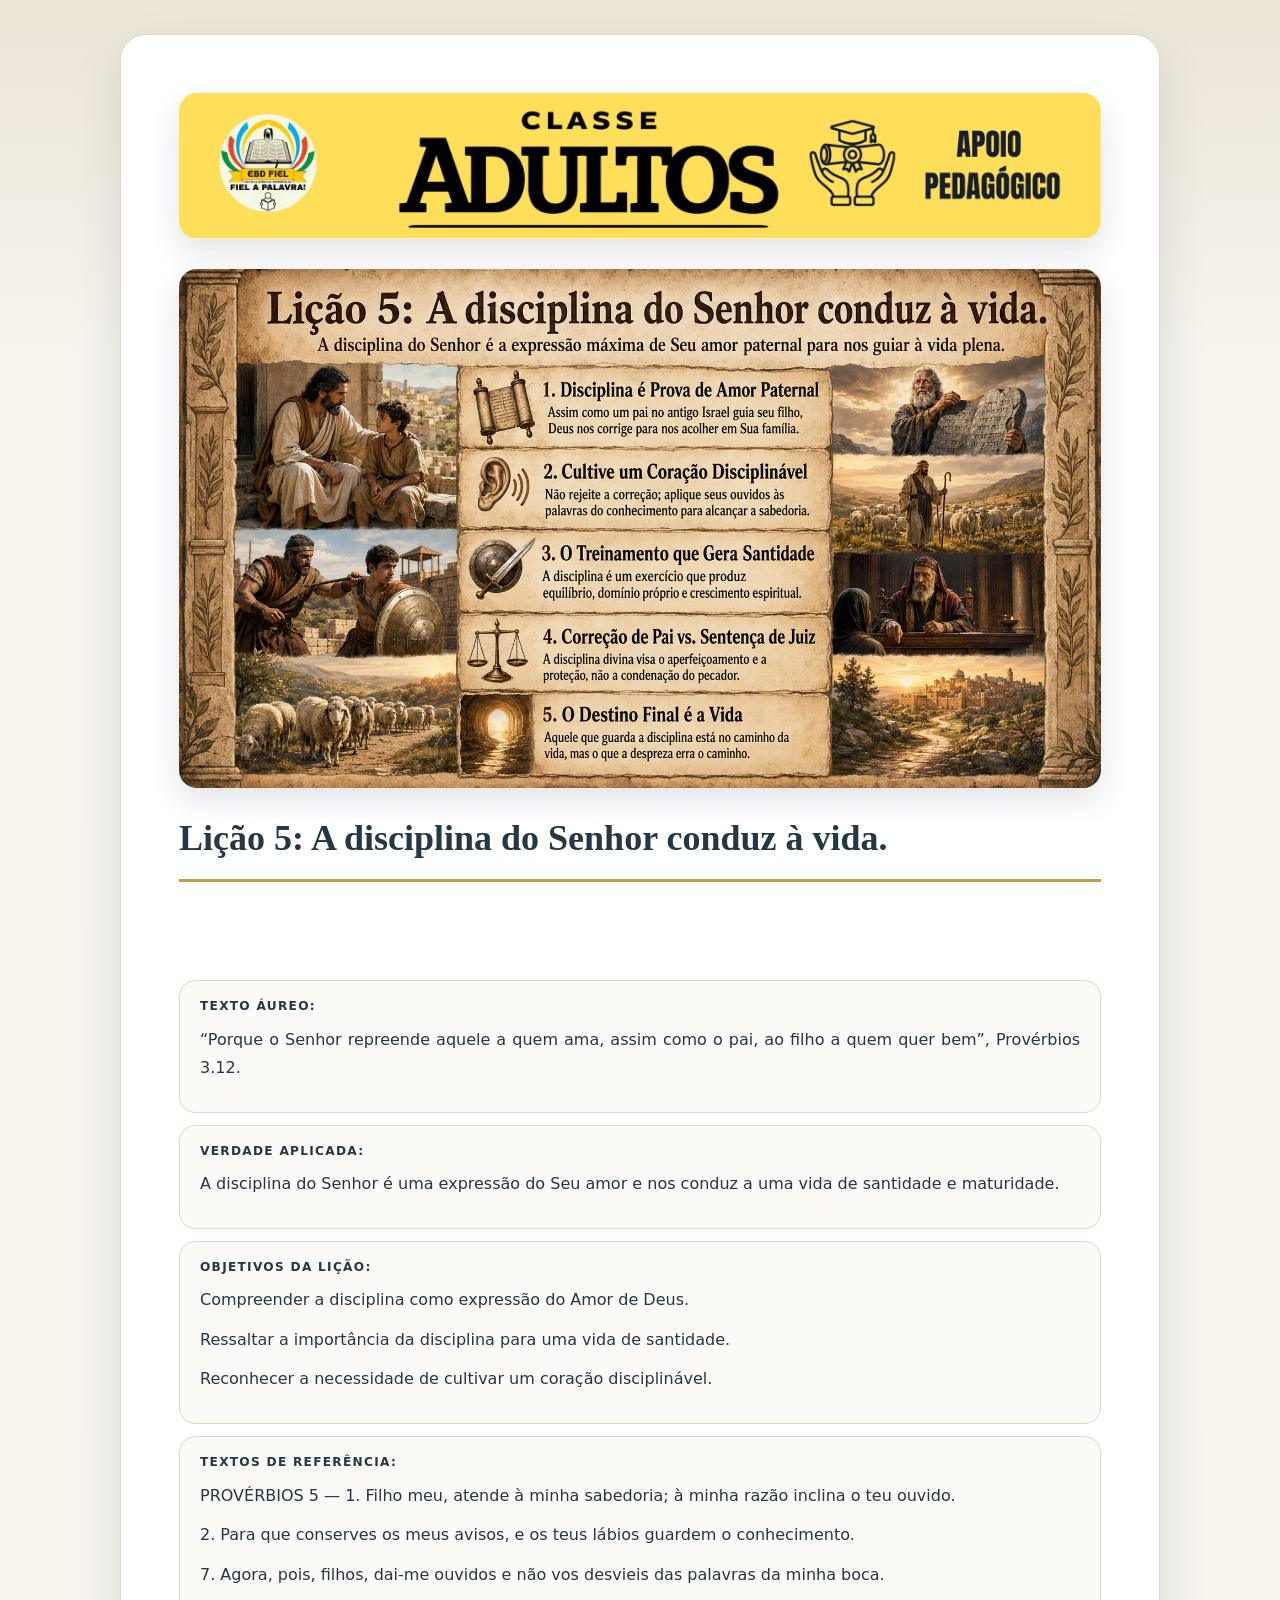
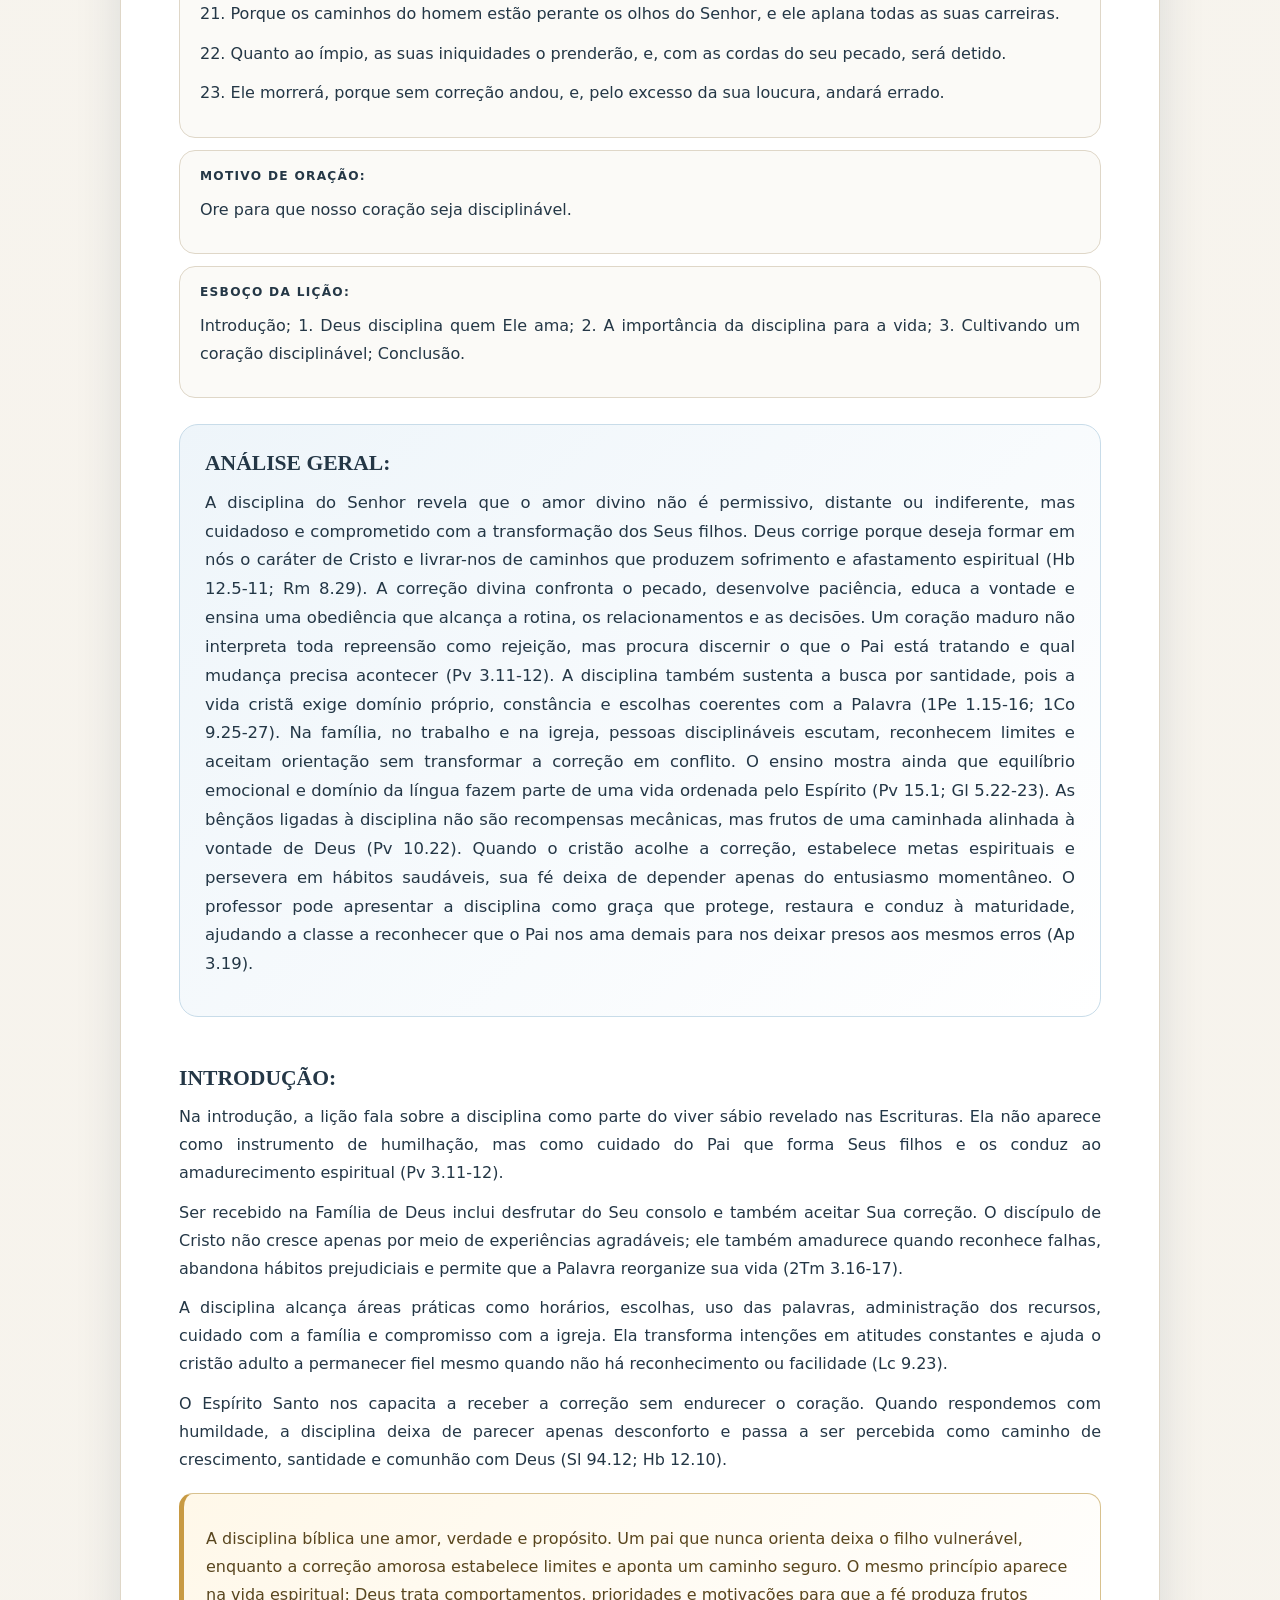
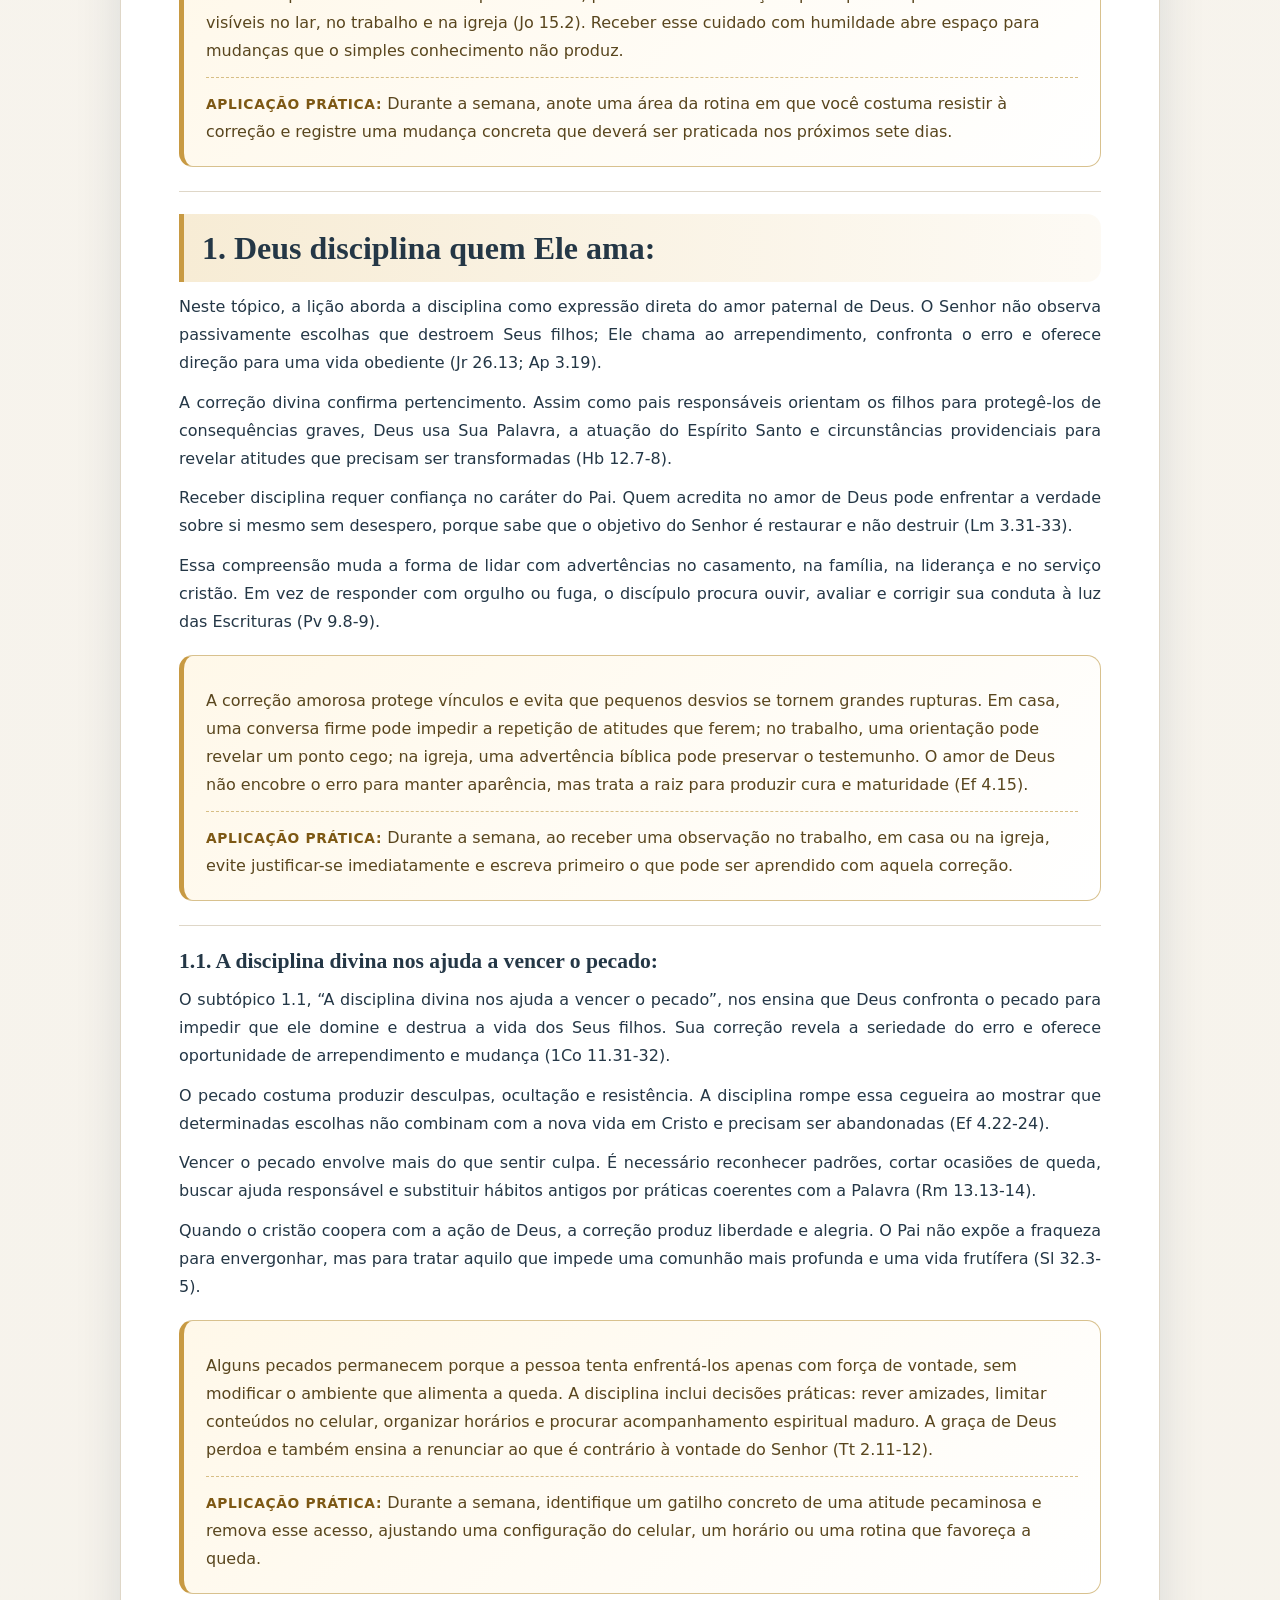
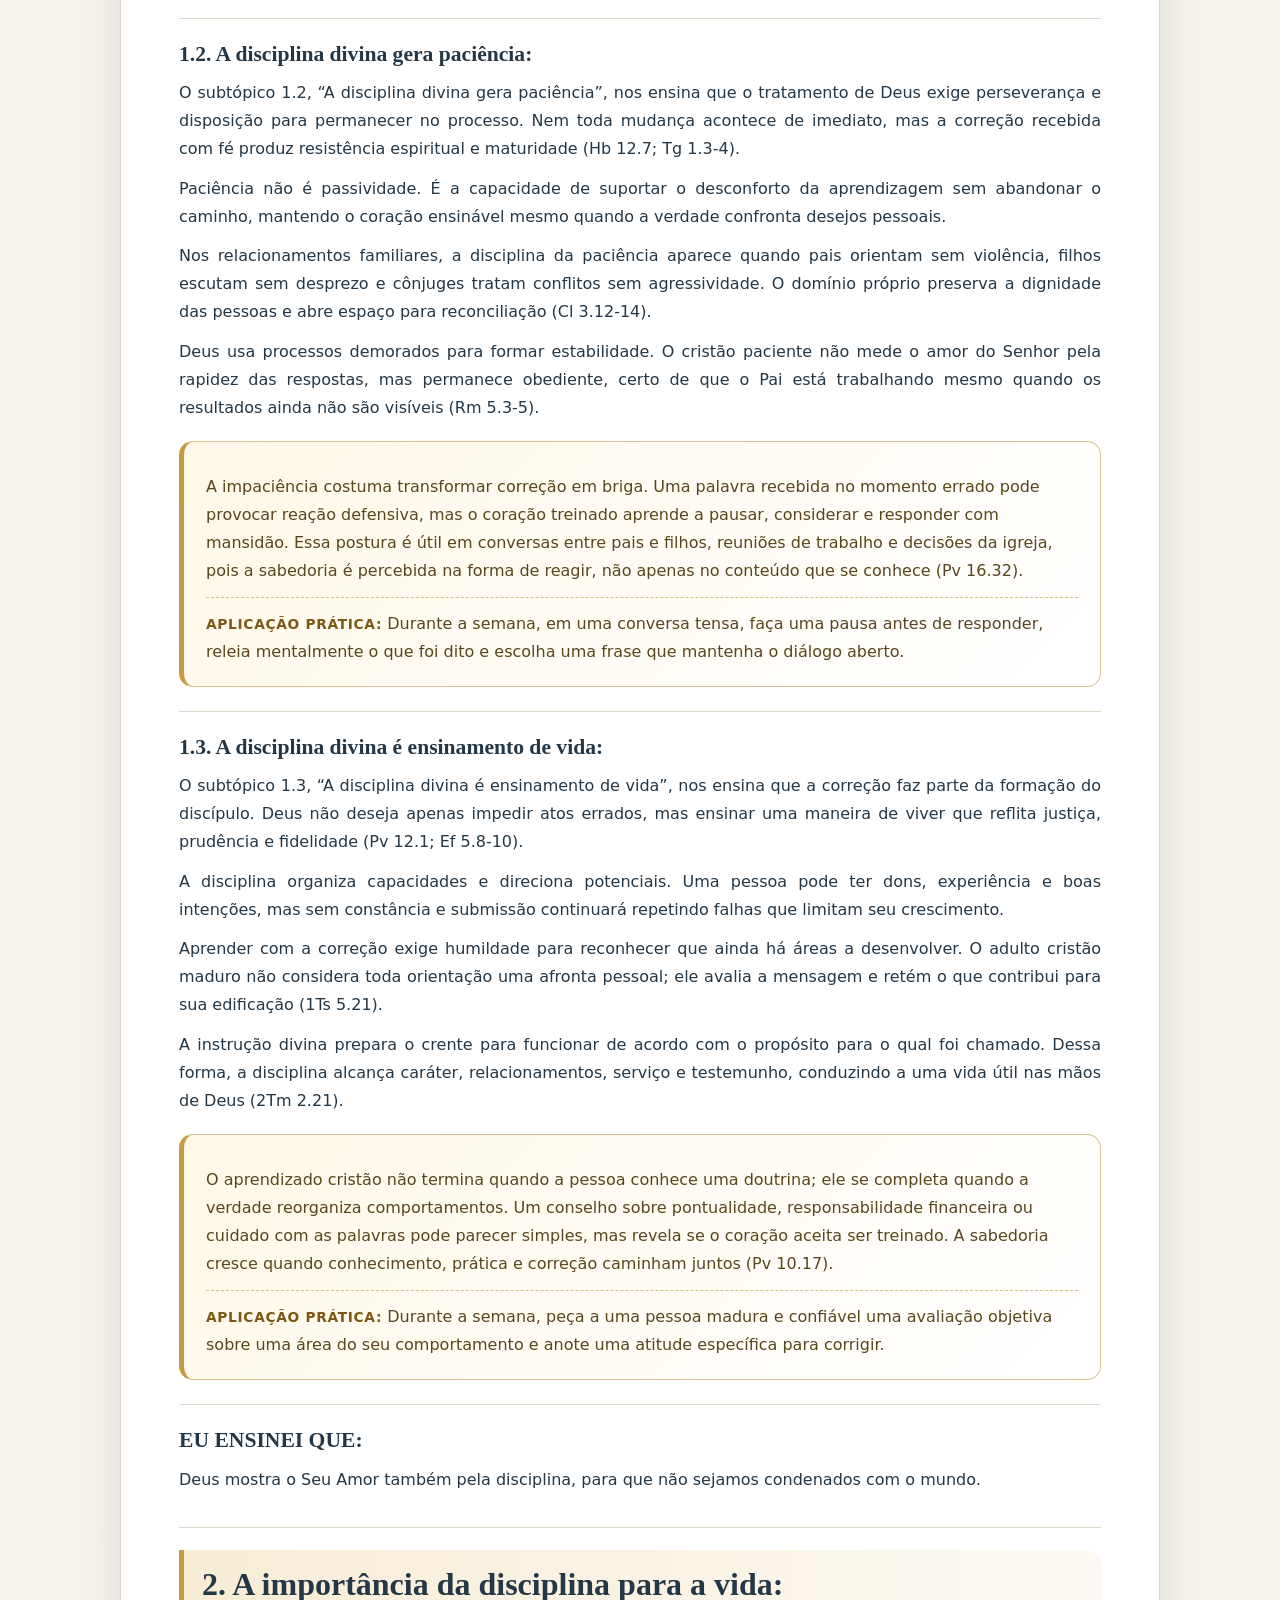
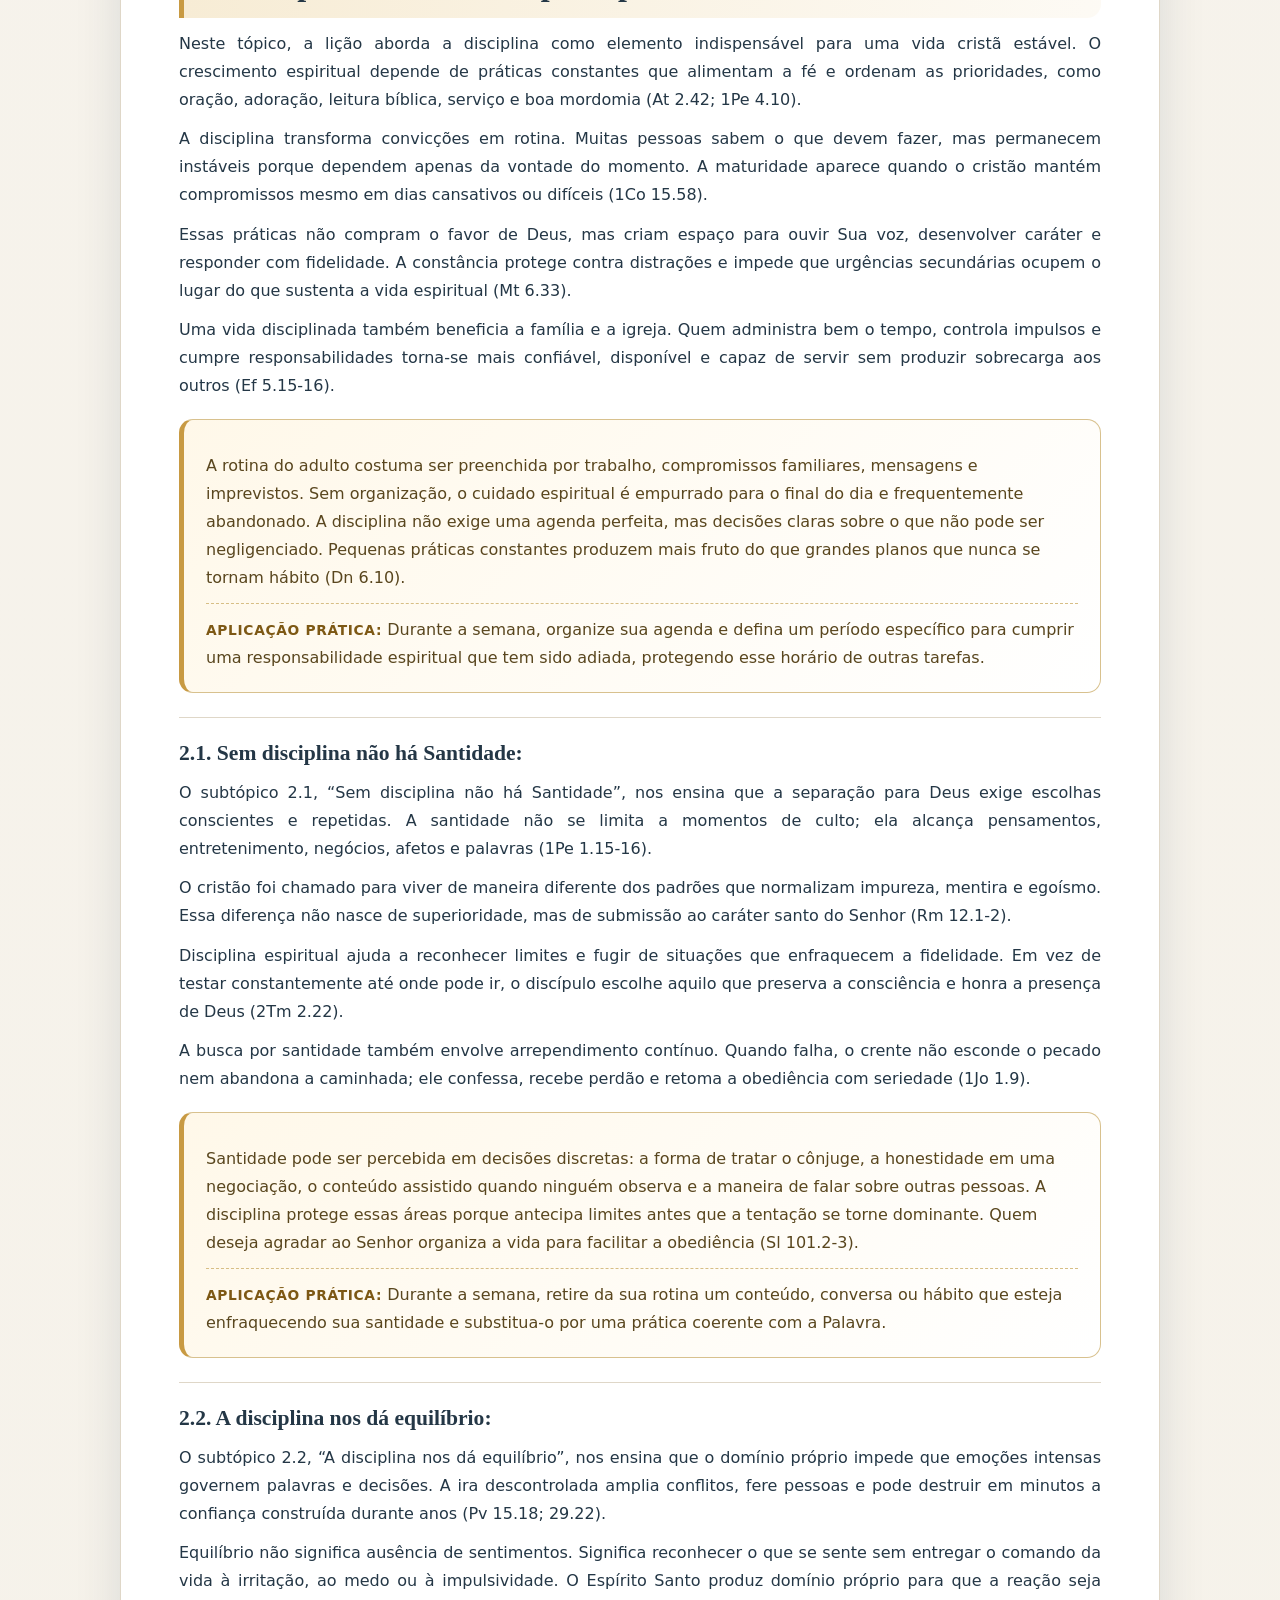
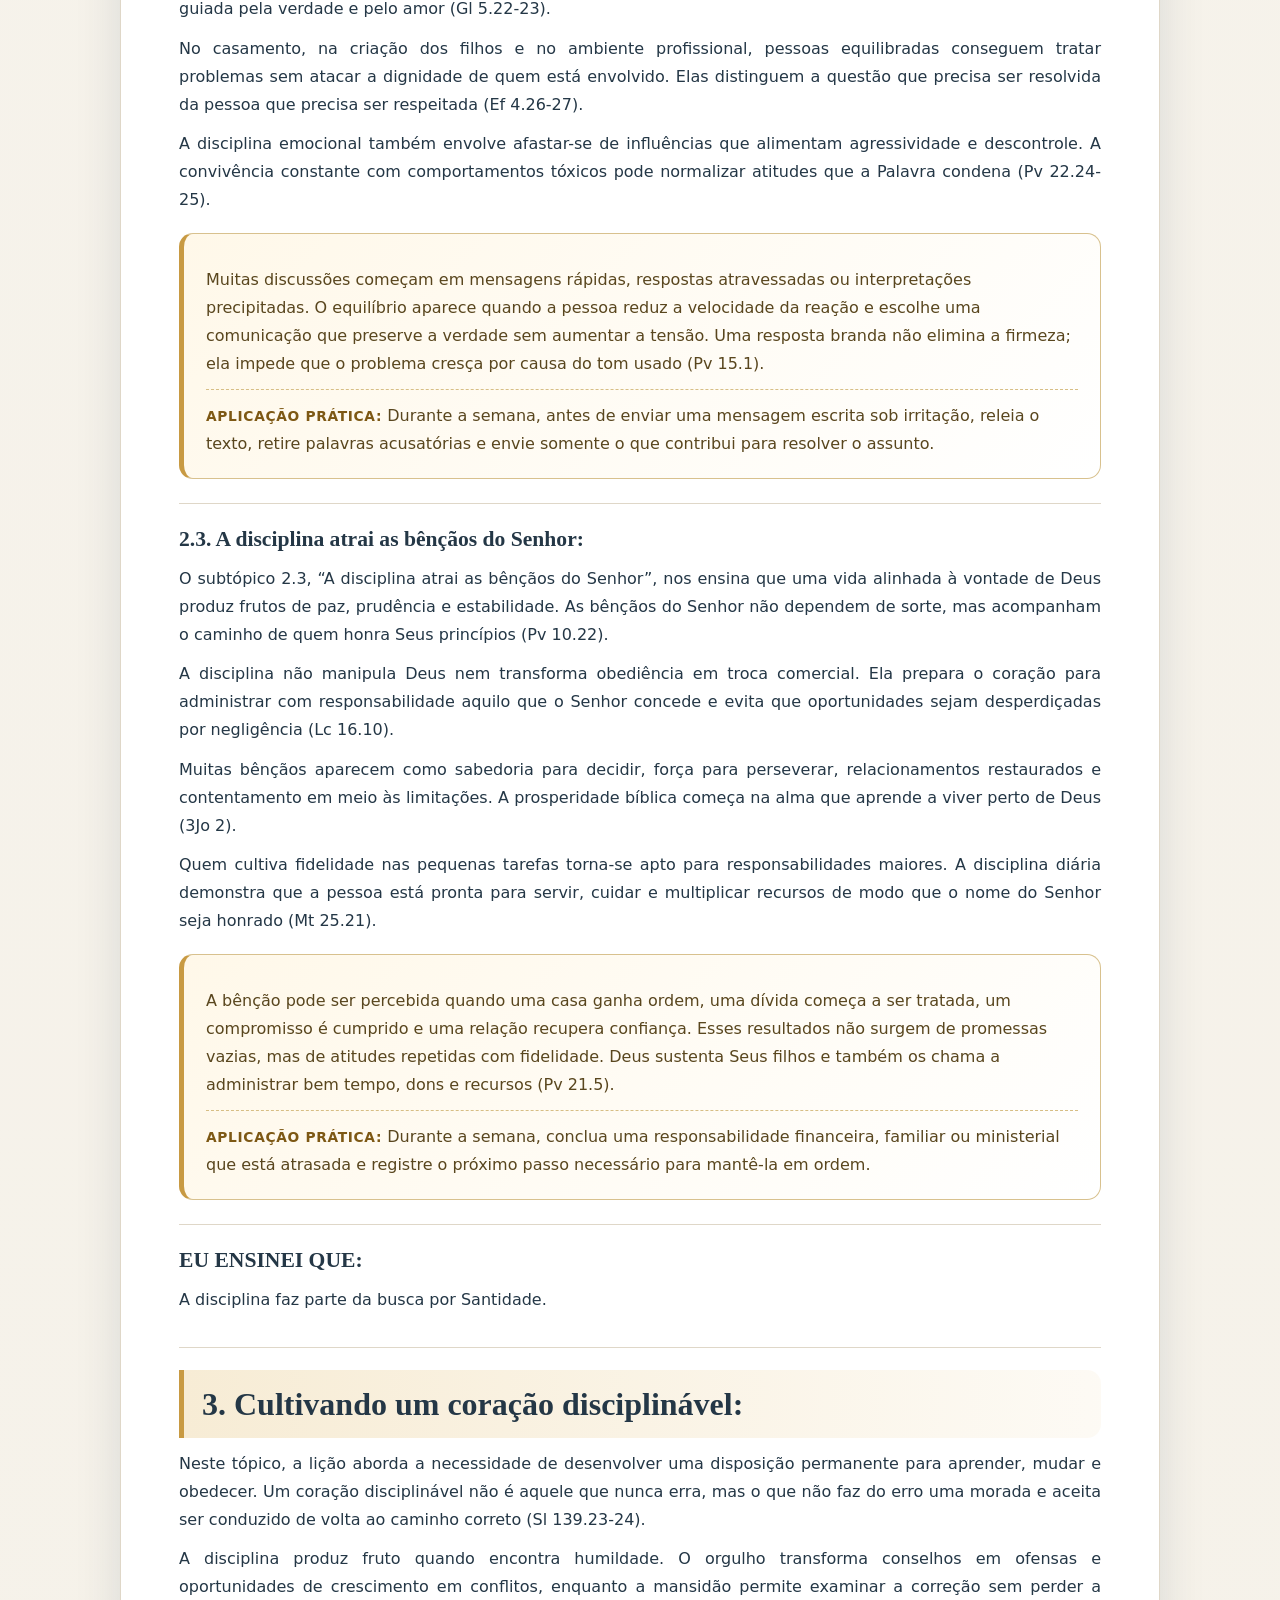
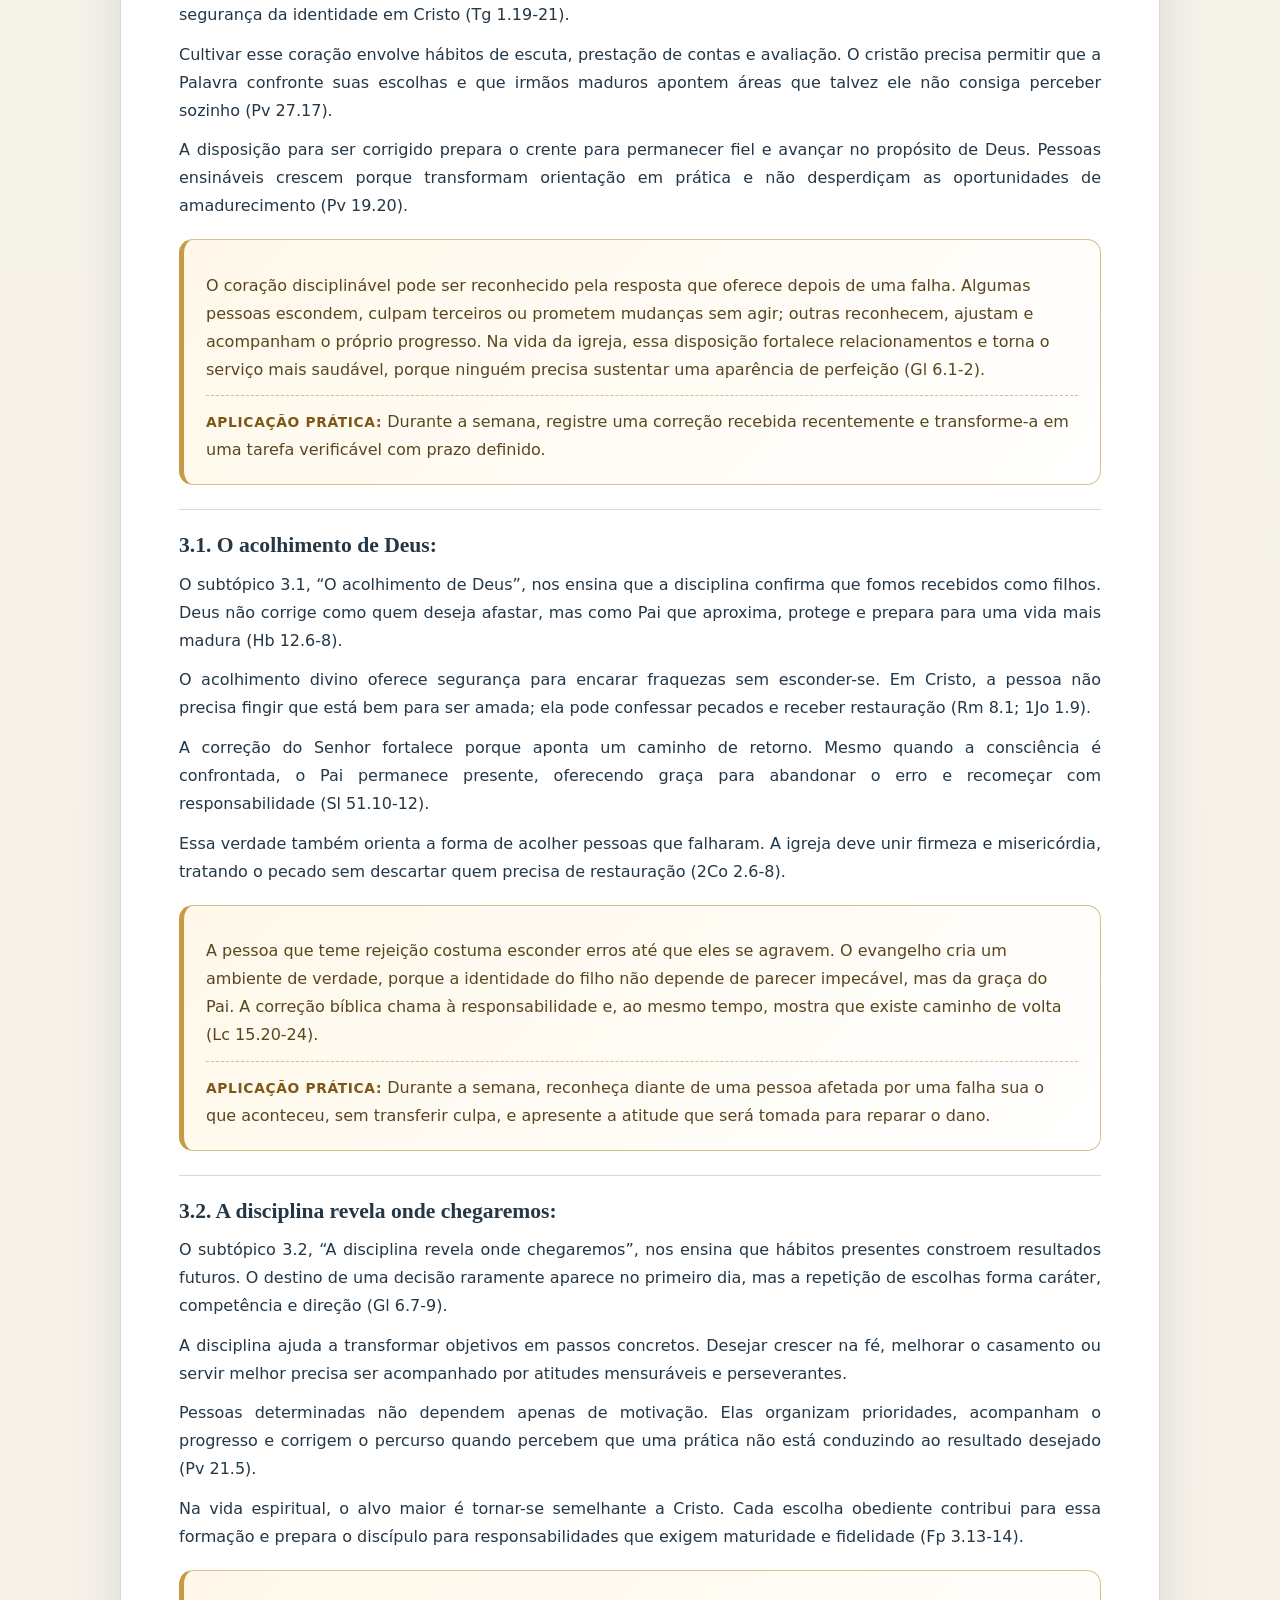
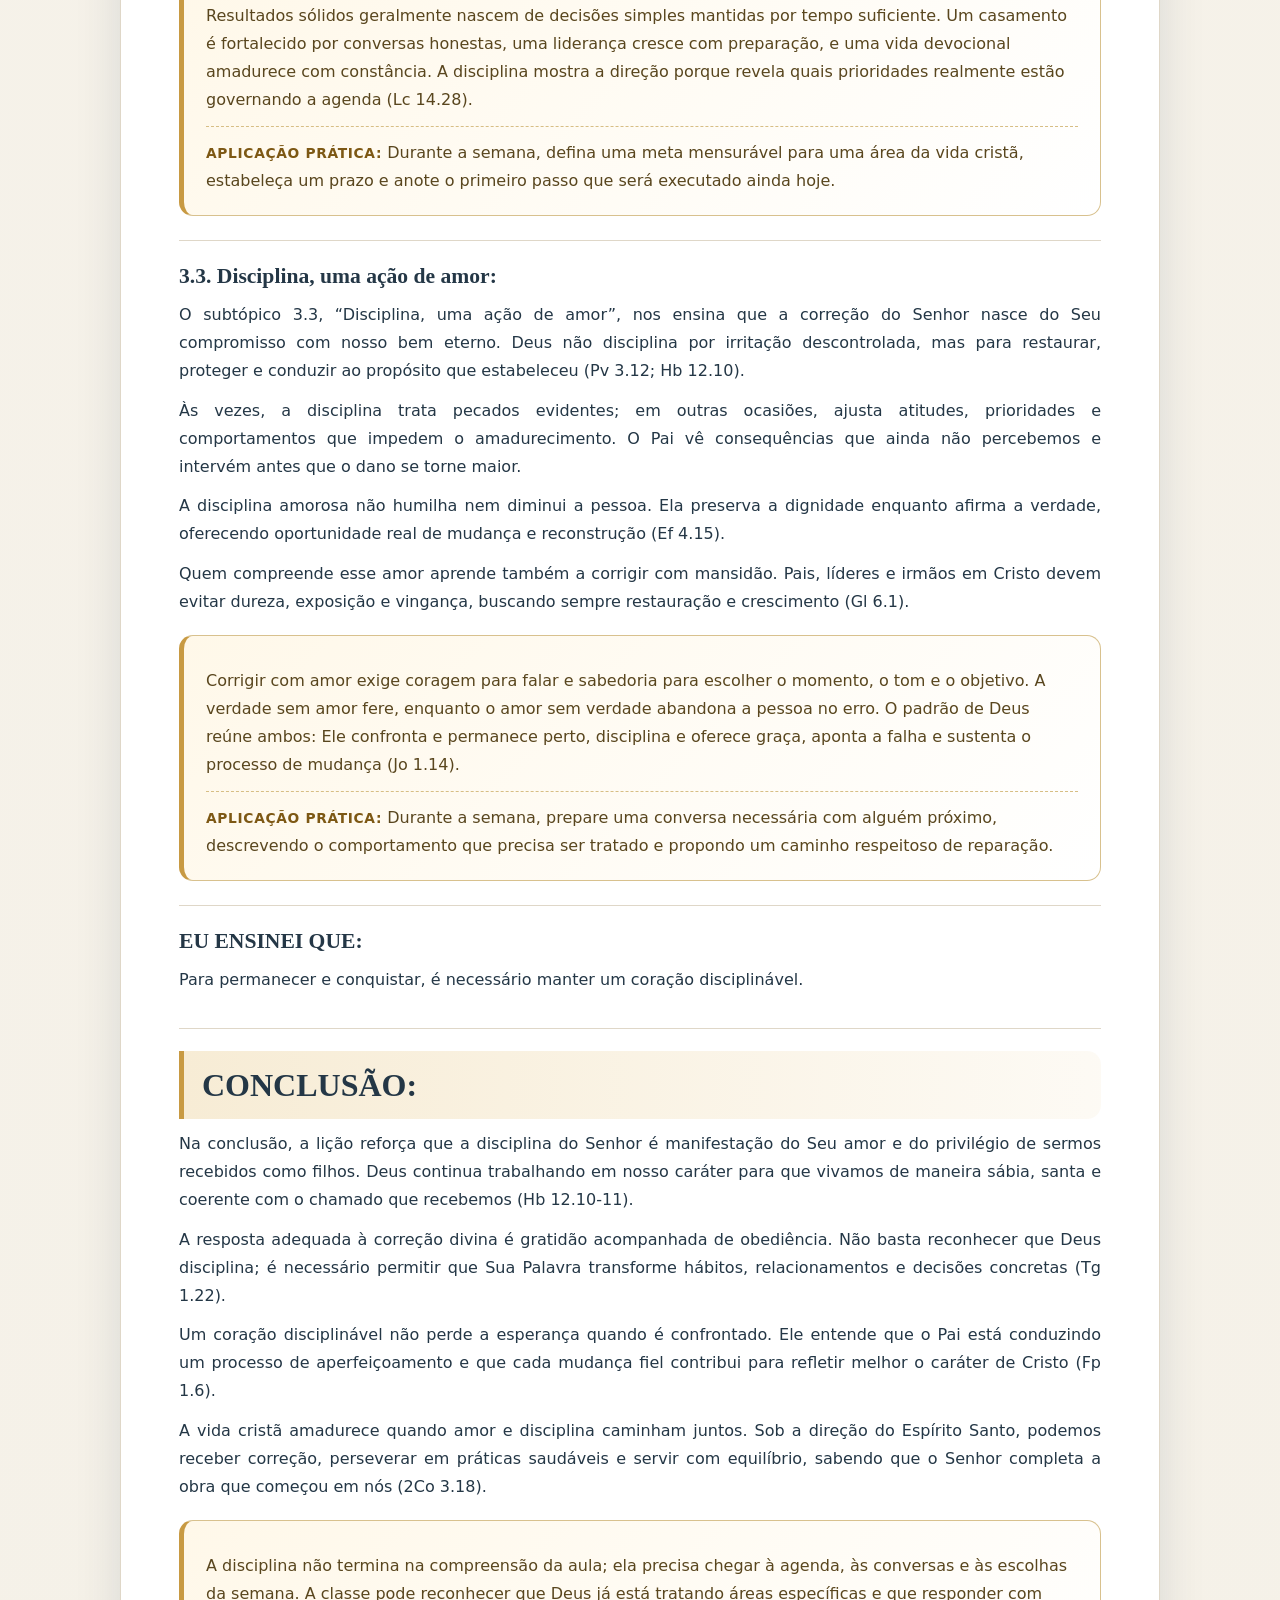
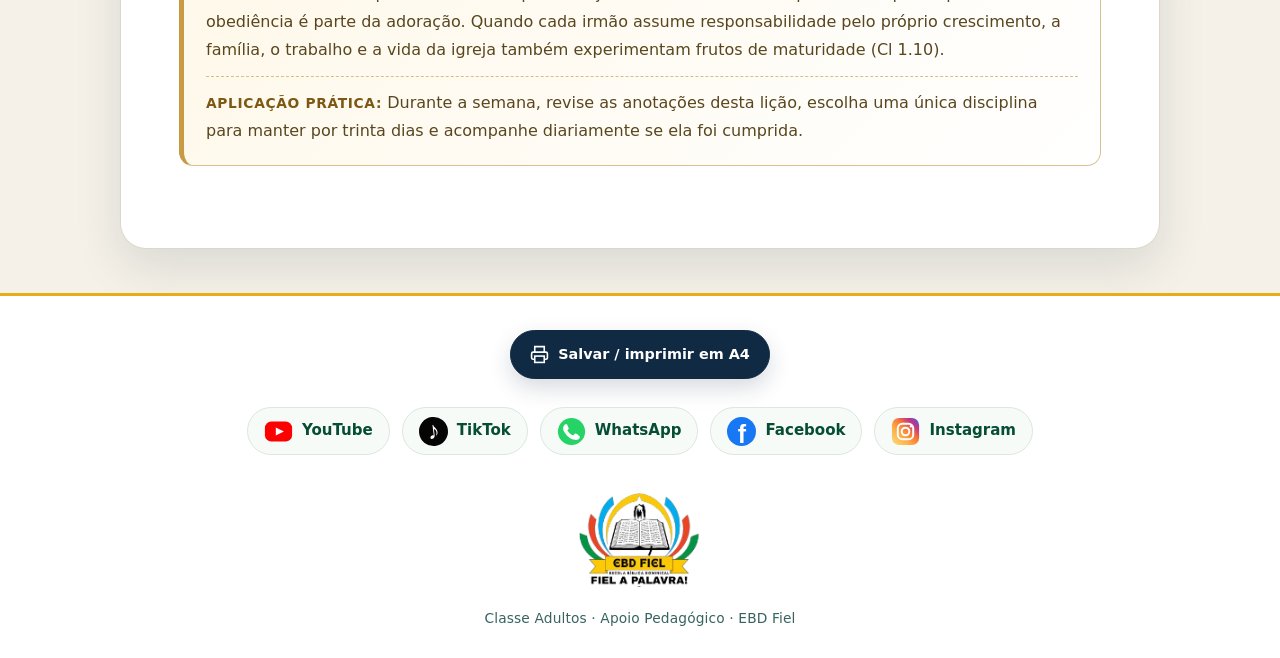
<file: apoio-pedagogico/licao-05-a-disciplina-do-senhor-conduz-a-vida.html>
<!DOCTYPE html>

<html lang="pt-BR">
<head>
<meta charset="utf-8"/>
<meta content="width=device-width, initial-scale=1.0" name="viewport"/>
<title>Lição 5: A disciplina do Senhor conduz à vida.</title>

<link href="assets/apoio-pedagogico.css" rel="stylesheet"/><script defer="True" src="assets/apoio-pedagogico.js"></script></head>
<body class="apoio-licao-page">
<div class="licao-container">
<img alt="Topo Classe Adultos Apoio Pedagógico" class="topo-ebd" src="assets/topo-amarelo.png"/>
<img alt="Imagem de abertura da licao-05-a-disciplina-do-senhor-conduz-a-vida" class="imagem-licao" src="assets/licao-05-a-disciplina-do-senhor-conduz-a-vida.png"/>
<h1 class="preto negrito">Lição 5: A disciplina do Senhor conduz à vida.</h1>
<br/><br/>
<div class="titulo-com-conteudo">
<h3 class="preto negrito">TEXTO ÁUREO: </h3>
<p class="preto primeiro">“Porque o Senhor repreende aquele a quem ama, assim como o pai, ao filho a quem quer bem”, Provérbios 3.12.</p>
</div>
<div class="titulo-com-conteudo">
<h3 class="preto negrito">VERDADE APLICADA: </h3>
<p class="preto primeiro">A disciplina do Senhor é uma expressão do Seu amor e nos conduz a uma vida de santidade e maturidade.</p>
</div>
<div class="titulo-com-conteudo">
<h3 class="preto negrito">OBJETIVOS DA LIÇÃO: </h3>
<p class="preto primeiro">Compreender a disciplina como expressão do Amor de Deus.</p>
<p class="preto">Ressaltar a importância da disciplina para uma vida de santidade.</p>
<p class="preto">Reconhecer a necessidade de cultivar um coração disciplinável.</p>
</div>
<div class="titulo-com-conteudo">
<h3 class="preto negrito">TEXTOS DE REFERÊNCIA: </h3>
<p class="preto primeiro">PROVÉRBIOS 5 — 1. Filho meu, atende à minha sabedoria; à minha razão inclina o teu ouvido.</p>
<p class="preto">2. Para que conserves os meus avisos, e os teus lábios guardem o conhecimento.</p>
<p class="preto">7. Agora, pois, filhos, dai-me ouvidos e não vos desvieis das palavras da minha boca.</p>
<p class="preto">21. Porque os caminhos do homem estão perante os olhos do Senhor, e ele aplana todas as suas carreiras.</p>
<p class="preto">22. Quanto ao ímpio, as suas iniquidades o prenderão, e, com as cordas do seu pecado, será detido.</p>
<p class="preto">23. Ele morrerá, porque sem correção andou, e, pelo excesso da sua loucura, andará errado.</p>
</div>
<div class="titulo-com-conteudo">
<h3 class="preto negrito">MOTIVO DE ORAÇÃO: </h3>
<p class="preto primeiro">Ore para que nosso coração seja disciplinável.</p>
</div>
<div class="titulo-com-conteudo">
<h3 class="preto negrito">ESBOÇO DA LIÇÃO: </h3>
<p class="preto primeiro">Introdução; 1. Deus disciplina quem Ele ama; 2. A importância da disciplina para a vida; 3. Cultivando um coração disciplinável; Conclusão.</p>
</div>
<div class="titulo-com-conteudo">
<h3 class="preto negrito">ANÁLISE GERAL: </h3>
<p class="azul italico primeiro analise-geral-texto">A disciplina do Senhor revela que o amor divino não é permissivo, distante ou indiferente, mas cuidadoso e comprometido com a transformação dos Seus filhos. Deus corrige porque deseja formar em nós o caráter de Cristo e livrar-nos de caminhos que produzem sofrimento e afastamento espiritual (Hb 12.5-11; Rm 8.29). A correção divina confronta o pecado, desenvolve paciência, educa a vontade e ensina uma obediência que alcança a rotina, os relacionamentos e as decisões. Um coração maduro não interpreta toda repreensão como rejeição, mas procura discernir o que o Pai está tratando e qual mudança precisa acontecer (Pv 3.11-12). A disciplina também sustenta a busca por santidade, pois a vida cristã exige domínio próprio, constância e escolhas coerentes com a Palavra (1Pe 1.15-16; 1Co 9.25-27). Na família, no trabalho e na igreja, pessoas disciplináveis escutam, reconhecem limites e aceitam orientação sem transformar a correção em conflito. O ensino mostra ainda que equilíbrio emocional e domínio da língua fazem parte de uma vida ordenada pelo Espírito (Pv 15.1; Gl 5.22-23). As bênçãos ligadas à disciplina não são recompensas mecânicas, mas frutos de uma caminhada alinhada à vontade de Deus (Pv 10.22). Quando o cristão acolhe a correção, estabelece metas espirituais e persevera em hábitos saudáveis, sua fé deixa de depender apenas do entusiasmo momentâneo. O professor pode apresentar a disciplina como graça que protege, restaura e conduz à maturidade, ajudando a classe a reconhecer que o Pai nos ama demais para nos deixar presos aos mesmos erros (Ap 3.19).</p>
</div>
<div class="titulo-com-conteudo">
<h3 class="preto negrito">INTRODUÇÃO: </h3>
<p class="preto primeiro">Na introdução, a lição fala sobre a disciplina como parte do viver sábio revelado nas Escrituras. Ela não aparece como instrumento de humilhação, mas como cuidado do Pai que forma Seus filhos e os conduz ao amadurecimento espiritual (Pv 3.11-12).</p>
<p class="preto">Ser recebido na Família de Deus inclui desfrutar do Seu consolo e também aceitar Sua correção. O discípulo de Cristo não cresce apenas por meio de experiências agradáveis; ele também amadurece quando reconhece falhas, abandona hábitos prejudiciais e permite que a Palavra reorganize sua vida (2Tm 3.16-17).</p>
<p class="preto">A disciplina alcança áreas práticas como horários, escolhas, uso das palavras, administração dos recursos, cuidado com a família e compromisso com a igreja. Ela transforma intenções em atitudes constantes e ajuda o cristão adulto a permanecer fiel mesmo quando não há reconhecimento ou facilidade (Lc 9.23).</p>
<p class="preto">O Espírito Santo nos capacita a receber a correção sem endurecer o coração. Quando respondemos com humildade, a disciplina deixa de parecer apenas desconforto e passa a ser percebida como caminho de crescimento, santidade e comunhão com Deus (Sl 94.12; Hb 12.10).</p>
<div class="apoio-aplicacao">
<p class="azul italico">A disciplina bíblica une amor, verdade e propósito. Um pai que nunca orienta deixa o filho vulnerável, enquanto a correção amorosa estabelece limites e aponta um caminho seguro. O mesmo princípio aparece na vida espiritual: Deus trata comportamentos, prioridades e motivações para que a fé produza frutos visíveis no lar, no trabalho e na igreja (Jo 15.2). Receber esse cuidado com humildade abre espaço para mudanças que o simples conhecimento não produz.</p>
<p class="azul italico"><span class="negrito">APLICAÇÃO PRÁTICA:</span> Durante a semana, anote uma área da rotina em que você costuma resistir à correção e registre uma mudança concreta que deverá ser praticada nos próximos sete dias.</p>
</div>
</div>
<div class="titulo-com-conteudo">
<h2 class="preto negrito">1. Deus disciplina quem Ele ama: </h2>
<p class="preto primeiro">Neste tópico, a lição aborda a disciplina como expressão direta do amor paternal de Deus. O Senhor não observa passivamente escolhas que destroem Seus filhos; Ele chama ao arrependimento, confronta o erro e oferece direção para uma vida obediente (Jr 26.13; Ap 3.19).</p>
<p class="preto">A correção divina confirma pertencimento. Assim como pais responsáveis orientam os filhos para protegê-los de consequências graves, Deus usa Sua Palavra, a atuação do Espírito Santo e circunstâncias providenciais para revelar atitudes que precisam ser transformadas (Hb 12.7-8).</p>
<p class="preto">Receber disciplina requer confiança no caráter do Pai. Quem acredita no amor de Deus pode enfrentar a verdade sobre si mesmo sem desespero, porque sabe que o objetivo do Senhor é restaurar e não destruir (Lm 3.31-33).</p>
<p class="preto">Essa compreensão muda a forma de lidar com advertências no casamento, na família, na liderança e no serviço cristão. Em vez de responder com orgulho ou fuga, o discípulo procura ouvir, avaliar e corrigir sua conduta à luz das Escrituras (Pv 9.8-9).</p>
<div class="apoio-aplicacao">
<p class="azul italico">A correção amorosa protege vínculos e evita que pequenos desvios se tornem grandes rupturas. Em casa, uma conversa firme pode impedir a repetição de atitudes que ferem; no trabalho, uma orientação pode revelar um ponto cego; na igreja, uma advertência bíblica pode preservar o testemunho. O amor de Deus não encobre o erro para manter aparência, mas trata a raiz para produzir cura e maturidade (Ef 4.15).</p>
<p class="azul italico"><span class="negrito">APLICAÇÃO PRÁTICA:</span> Durante a semana, ao receber uma observação no trabalho, em casa ou na igreja, evite justificar-se imediatamente e escreva primeiro o que pode ser aprendido com aquela correção.</p>
</div>
</div>
<div class="titulo-com-conteudo">
<h3 class="preto negrito">1.1. A disciplina divina nos ajuda a vencer o pecado: </h3>
<p class="preto primeiro">O subtópico 1.1, “A disciplina divina nos ajuda a vencer o pecado”, nos ensina que Deus confronta o pecado para impedir que ele domine e destrua a vida dos Seus filhos. Sua correção revela a seriedade do erro e oferece oportunidade de arrependimento e mudança (1Co 11.31-32).</p>
<p class="preto">O pecado costuma produzir desculpas, ocultação e resistência. A disciplina rompe essa cegueira ao mostrar que determinadas escolhas não combinam com a nova vida em Cristo e precisam ser abandonadas (Ef 4.22-24).</p>
<p class="preto">Vencer o pecado envolve mais do que sentir culpa. É necessário reconhecer padrões, cortar ocasiões de queda, buscar ajuda responsável e substituir hábitos antigos por práticas coerentes com a Palavra (Rm 13.13-14).</p>
<p class="preto">Quando o cristão coopera com a ação de Deus, a correção produz liberdade e alegria. O Pai não expõe a fraqueza para envergonhar, mas para tratar aquilo que impede uma comunhão mais profunda e uma vida frutífera (Sl 32.3-5).</p>
<div class="apoio-aplicacao">
<p class="azul italico">Alguns pecados permanecem porque a pessoa tenta enfrentá-los apenas com força de vontade, sem modificar o ambiente que alimenta a queda. A disciplina inclui decisões práticas: rever amizades, limitar conteúdos no celular, organizar horários e procurar acompanhamento espiritual maduro. A graça de Deus perdoa e também ensina a renunciar ao que é contrário à vontade do Senhor (Tt 2.11-12).</p>
<p class="azul italico"><span class="negrito">APLICAÇÃO PRÁTICA:</span> Durante a semana, identifique um gatilho concreto de uma atitude pecaminosa e remova esse acesso, ajustando uma configuração do celular, um horário ou uma rotina que favoreça a queda.</p>
</div>
</div>
<div class="titulo-com-conteudo">
<h3 class="preto negrito">1.2. A disciplina divina gera paciência: </h3>
<p class="preto primeiro">O subtópico 1.2, “A disciplina divina gera paciência”, nos ensina que o tratamento de Deus exige perseverança e disposição para permanecer no processo. Nem toda mudança acontece de imediato, mas a correção recebida com fé produz resistência espiritual e maturidade (Hb 12.7; Tg 1.3-4).</p>
<p class="preto">Paciência não é passividade. É a capacidade de suportar o desconforto da aprendizagem sem abandonar o caminho, mantendo o coração ensinável mesmo quando a verdade confronta desejos pessoais.</p>
<p class="preto">Nos relacionamentos familiares, a disciplina da paciência aparece quando pais orientam sem violência, filhos escutam sem desprezo e cônjuges tratam conflitos sem agressividade. O domínio próprio preserva a dignidade das pessoas e abre espaço para reconciliação (Cl 3.12-14).</p>
<p class="preto">Deus usa processos demorados para formar estabilidade. O cristão paciente não mede o amor do Senhor pela rapidez das respostas, mas permanece obediente, certo de que o Pai está trabalhando mesmo quando os resultados ainda não são visíveis (Rm 5.3-5).</p>
<div class="apoio-aplicacao">
<p class="azul italico">A impaciência costuma transformar correção em briga. Uma palavra recebida no momento errado pode provocar reação defensiva, mas o coração treinado aprende a pausar, considerar e responder com mansidão. Essa postura é útil em conversas entre pais e filhos, reuniões de trabalho e decisões da igreja, pois a sabedoria é percebida na forma de reagir, não apenas no conteúdo que se conhece (Pv 16.32).</p>
<p class="azul italico"><span class="negrito">APLICAÇÃO PRÁTICA:</span> Durante a semana, em uma conversa tensa, faça uma pausa antes de responder, releia mentalmente o que foi dito e escolha uma frase que mantenha o diálogo aberto.</p>
</div>
</div>
<div class="titulo-com-conteudo">
<h3 class="preto negrito">1.3. A disciplina divina é ensinamento de vida: </h3>
<p class="preto primeiro">O subtópico 1.3, “A disciplina divina é ensinamento de vida”, nos ensina que a correção faz parte da formação do discípulo. Deus não deseja apenas impedir atos errados, mas ensinar uma maneira de viver que reflita justiça, prudência e fidelidade (Pv 12.1; Ef 5.8-10).</p>
<p class="preto">A disciplina organiza capacidades e direciona potenciais. Uma pessoa pode ter dons, experiência e boas intenções, mas sem constância e submissão continuará repetindo falhas que limitam seu crescimento.</p>
<p class="preto">Aprender com a correção exige humildade para reconhecer que ainda há áreas a desenvolver. O adulto cristão maduro não considera toda orientação uma afronta pessoal; ele avalia a mensagem e retém o que contribui para sua edificação (1Ts 5.21).</p>
<p class="preto">A instrução divina prepara o crente para funcionar de acordo com o propósito para o qual foi chamado. Dessa forma, a disciplina alcança caráter, relacionamentos, serviço e testemunho, conduzindo a uma vida útil nas mãos de Deus (2Tm 2.21).</p>
<div class="apoio-aplicacao">
<p class="azul italico">O aprendizado cristão não termina quando a pessoa conhece uma doutrina; ele se completa quando a verdade reorganiza comportamentos. Um conselho sobre pontualidade, responsabilidade financeira ou cuidado com as palavras pode parecer simples, mas revela se o coração aceita ser treinado. A sabedoria cresce quando conhecimento, prática e correção caminham juntos (Pv 10.17).</p>
<p class="azul italico"><span class="negrito">APLICAÇÃO PRÁTICA:</span> Durante a semana, peça a uma pessoa madura e confiável uma avaliação objetiva sobre uma área do seu comportamento e anote uma atitude específica para corrigir.</p>
</div>
</div>
<div class="titulo-com-conteudo">
<h3 class="preto negrito">EU ENSINEI QUE: </h3>
<p class="preto primeiro">Deus mostra o Seu Amor também pela disciplina, para que não sejamos condenados com o mundo.</p>
</div>
<div class="titulo-com-conteudo">
<h2 class="preto negrito">2. A importância da disciplina para a vida: </h2>
<p class="preto primeiro">Neste tópico, a lição aborda a disciplina como elemento indispensável para uma vida cristã estável. O crescimento espiritual depende de práticas constantes que alimentam a fé e ordenam as prioridades, como oração, adoração, leitura bíblica, serviço e boa mordomia (At 2.42; 1Pe 4.10).</p>
<p class="preto">A disciplina transforma convicções em rotina. Muitas pessoas sabem o que devem fazer, mas permanecem instáveis porque dependem apenas da vontade do momento. A maturidade aparece quando o cristão mantém compromissos mesmo em dias cansativos ou difíceis (1Co 15.58).</p>
<p class="preto">Essas práticas não compram o favor de Deus, mas criam espaço para ouvir Sua voz, desenvolver caráter e responder com fidelidade. A constância protege contra distrações e impede que urgências secundárias ocupem o lugar do que sustenta a vida espiritual (Mt 6.33).</p>
<p class="preto">Uma vida disciplinada também beneficia a família e a igreja. Quem administra bem o tempo, controla impulsos e cumpre responsabilidades torna-se mais confiável, disponível e capaz de servir sem produzir sobrecarga aos outros (Ef 5.15-16).</p>
<div class="apoio-aplicacao">
<p class="azul italico">A rotina do adulto costuma ser preenchida por trabalho, compromissos familiares, mensagens e imprevistos. Sem organização, o cuidado espiritual é empurrado para o final do dia e frequentemente abandonado. A disciplina não exige uma agenda perfeita, mas decisões claras sobre o que não pode ser negligenciado. Pequenas práticas constantes produzem mais fruto do que grandes planos que nunca se tornam hábito (Dn 6.10).</p>
<p class="azul italico"><span class="negrito">APLICAÇÃO PRÁTICA:</span> Durante a semana, organize sua agenda e defina um período específico para cumprir uma responsabilidade espiritual que tem sido adiada, protegendo esse horário de outras tarefas.</p>
</div>
</div>
<div class="titulo-com-conteudo">
<h3 class="preto negrito">2.1. Sem disciplina não há Santidade: </h3>
<p class="preto primeiro">O subtópico 2.1, “Sem disciplina não há Santidade”, nos ensina que a separação para Deus exige escolhas conscientes e repetidas. A santidade não se limita a momentos de culto; ela alcança pensamentos, entretenimento, negócios, afetos e palavras (1Pe 1.15-16).</p>
<p class="preto">O cristão foi chamado para viver de maneira diferente dos padrões que normalizam impureza, mentira e egoísmo. Essa diferença não nasce de superioridade, mas de submissão ao caráter santo do Senhor (Rm 12.1-2).</p>
<p class="preto">Disciplina espiritual ajuda a reconhecer limites e fugir de situações que enfraquecem a fidelidade. Em vez de testar constantemente até onde pode ir, o discípulo escolhe aquilo que preserva a consciência e honra a presença de Deus (2Tm 2.22).</p>
<p class="preto">A busca por santidade também envolve arrependimento contínuo. Quando falha, o crente não esconde o pecado nem abandona a caminhada; ele confessa, recebe perdão e retoma a obediência com seriedade (1Jo 1.9).</p>
<div class="apoio-aplicacao">
<p class="azul italico">Santidade pode ser percebida em decisões discretas: a forma de tratar o cônjuge, a honestidade em uma negociação, o conteúdo assistido quando ninguém observa e a maneira de falar sobre outras pessoas. A disciplina protege essas áreas porque antecipa limites antes que a tentação se torne dominante. Quem deseja agradar ao Senhor organiza a vida para facilitar a obediência (Sl 101.2-3).</p>
<p class="azul italico"><span class="negrito">APLICAÇÃO PRÁTICA:</span> Durante a semana, retire da sua rotina um conteúdo, conversa ou hábito que esteja enfraquecendo sua santidade e substitua-o por uma prática coerente com a Palavra.</p>
</div>
</div>
<div class="titulo-com-conteudo">
<h3 class="preto negrito">2.2. A disciplina nos dá equilíbrio: </h3>
<p class="preto primeiro">O subtópico 2.2, “A disciplina nos dá equilíbrio”, nos ensina que o domínio próprio impede que emoções intensas governem palavras e decisões. A ira descontrolada amplia conflitos, fere pessoas e pode destruir em minutos a confiança construída durante anos (Pv 15.18; 29.22).</p>
<p class="preto">Equilíbrio não significa ausência de sentimentos. Significa reconhecer o que se sente sem entregar o comando da vida à irritação, ao medo ou à impulsividade. O Espírito Santo produz domínio próprio para que a reação seja guiada pela verdade e pelo amor (Gl 5.22-23).</p>
<p class="preto">No casamento, na criação dos filhos e no ambiente profissional, pessoas equilibradas conseguem tratar problemas sem atacar a dignidade de quem está envolvido. Elas distinguem a questão que precisa ser resolvida da pessoa que precisa ser respeitada (Ef 4.26-27).</p>
<p class="preto">A disciplina emocional também envolve afastar-se de influências que alimentam agressividade e descontrole. A convivência constante com comportamentos tóxicos pode normalizar atitudes que a Palavra condena (Pv 22.24-25).</p>
<div class="apoio-aplicacao">
<p class="azul italico">Muitas discussões começam em mensagens rápidas, respostas atravessadas ou interpretações precipitadas. O equilíbrio aparece quando a pessoa reduz a velocidade da reação e escolhe uma comunicação que preserve a verdade sem aumentar a tensão. Uma resposta branda não elimina a firmeza; ela impede que o problema cresça por causa do tom usado (Pv 15.1).</p>
<p class="azul italico"><span class="negrito">APLICAÇÃO PRÁTICA:</span> Durante a semana, antes de enviar uma mensagem escrita sob irritação, releia o texto, retire palavras acusatórias e envie somente o que contribui para resolver o assunto.</p>
</div>
</div>
<div class="titulo-com-conteudo">
<h3 class="preto negrito">2.3. A disciplina atrai as bênçãos do Senhor: </h3>
<p class="preto primeiro">O subtópico 2.3, “A disciplina atrai as bênçãos do Senhor”, nos ensina que uma vida alinhada à vontade de Deus produz frutos de paz, prudência e estabilidade. As bênçãos do Senhor não dependem de sorte, mas acompanham o caminho de quem honra Seus princípios (Pv 10.22).</p>
<p class="preto">A disciplina não manipula Deus nem transforma obediência em troca comercial. Ela prepara o coração para administrar com responsabilidade aquilo que o Senhor concede e evita que oportunidades sejam desperdiçadas por negligência (Lc 16.10).</p>
<p class="preto">Muitas bênçãos aparecem como sabedoria para decidir, força para perseverar, relacionamentos restaurados e contentamento em meio às limitações. A prosperidade bíblica começa na alma que aprende a viver perto de Deus (3Jo 2).</p>
<p class="preto">Quem cultiva fidelidade nas pequenas tarefas torna-se apto para responsabilidades maiores. A disciplina diária demonstra que a pessoa está pronta para servir, cuidar e multiplicar recursos de modo que o nome do Senhor seja honrado (Mt 25.21).</p>
<div class="apoio-aplicacao">
<p class="azul italico">A bênção pode ser percebida quando uma casa ganha ordem, uma dívida começa a ser tratada, um compromisso é cumprido e uma relação recupera confiança. Esses resultados não surgem de promessas vazias, mas de atitudes repetidas com fidelidade. Deus sustenta Seus filhos e também os chama a administrar bem tempo, dons e recursos (Pv 21.5).</p>
<p class="azul italico"><span class="negrito">APLICAÇÃO PRÁTICA:</span> Durante a semana, conclua uma responsabilidade financeira, familiar ou ministerial que está atrasada e registre o próximo passo necessário para mantê-la em ordem.</p>
</div>
</div>
<div class="titulo-com-conteudo">
<h3 class="preto negrito">EU ENSINEI QUE: </h3>
<p class="preto primeiro">A disciplina faz parte da busca por Santidade.</p>
</div>
<div class="titulo-com-conteudo">
<h2 class="preto negrito">3. Cultivando um coração disciplinável: </h2>
<p class="preto primeiro">Neste tópico, a lição aborda a necessidade de desenvolver uma disposição permanente para aprender, mudar e obedecer. Um coração disciplinável não é aquele que nunca erra, mas o que não faz do erro uma morada e aceita ser conduzido de volta ao caminho correto (Sl 139.23-24).</p>
<p class="preto">A disciplina produz fruto quando encontra humildade. O orgulho transforma conselhos em ofensas e oportunidades de crescimento em conflitos, enquanto a mansidão permite examinar a correção sem perder a segurança da identidade em Cristo (Tg 1.19-21).</p>
<p class="preto">Cultivar esse coração envolve hábitos de escuta, prestação de contas e avaliação. O cristão precisa permitir que a Palavra confronte suas escolhas e que irmãos maduros apontem áreas que talvez ele não consiga perceber sozinho (Pv 27.17).</p>
<p class="preto">A disposição para ser corrigido prepara o crente para permanecer fiel e avançar no propósito de Deus. Pessoas ensináveis crescem porque transformam orientação em prática e não desperdiçam as oportunidades de amadurecimento (Pv 19.20).</p>
<div class="apoio-aplicacao">
<p class="azul italico">O coração disciplinável pode ser reconhecido pela resposta que oferece depois de uma falha. Algumas pessoas escondem, culpam terceiros ou prometem mudanças sem agir; outras reconhecem, ajustam e acompanham o próprio progresso. Na vida da igreja, essa disposição fortalece relacionamentos e torna o serviço mais saudável, porque ninguém precisa sustentar uma aparência de perfeição (Gl 6.1-2).</p>
<p class="azul italico"><span class="negrito">APLICAÇÃO PRÁTICA:</span> Durante a semana, registre uma correção recebida recentemente e transforme-a em uma tarefa verificável com prazo definido.</p>
</div>
</div>
<div class="titulo-com-conteudo">
<h3 class="preto negrito">3.1. O acolhimento de Deus: </h3>
<p class="preto primeiro">O subtópico 3.1, “O acolhimento de Deus”, nos ensina que a disciplina confirma que fomos recebidos como filhos. Deus não corrige como quem deseja afastar, mas como Pai que aproxima, protege e prepara para uma vida mais madura (Hb 12.6-8).</p>
<p class="preto">O acolhimento divino oferece segurança para encarar fraquezas sem esconder-se. Em Cristo, a pessoa não precisa fingir que está bem para ser amada; ela pode confessar pecados e receber restauração (Rm 8.1; 1Jo 1.9).</p>
<p class="preto">A correção do Senhor fortalece porque aponta um caminho de retorno. Mesmo quando a consciência é confrontada, o Pai permanece presente, oferecendo graça para abandonar o erro e recomeçar com responsabilidade (Sl 51.10-12).</p>
<p class="preto">Essa verdade também orienta a forma de acolher pessoas que falharam. A igreja deve unir firmeza e misericórdia, tratando o pecado sem descartar quem precisa de restauração (2Co 2.6-8).</p>
<div class="apoio-aplicacao">
<p class="azul italico">A pessoa que teme rejeição costuma esconder erros até que eles se agravem. O evangelho cria um ambiente de verdade, porque a identidade do filho não depende de parecer impecável, mas da graça do Pai. A correção bíblica chama à responsabilidade e, ao mesmo tempo, mostra que existe caminho de volta (Lc 15.20-24).</p>
<p class="azul italico"><span class="negrito">APLICAÇÃO PRÁTICA:</span> Durante a semana, reconheça diante de uma pessoa afetada por uma falha sua o que aconteceu, sem transferir culpa, e apresente a atitude que será tomada para reparar o dano.</p>
</div>
</div>
<div class="titulo-com-conteudo">
<h3 class="preto negrito">3.2. A disciplina revela onde chegaremos: </h3>
<p class="preto primeiro">O subtópico 3.2, “A disciplina revela onde chegaremos”, nos ensina que hábitos presentes constroem resultados futuros. O destino de uma decisão raramente aparece no primeiro dia, mas a repetição de escolhas forma caráter, competência e direção (Gl 6.7-9).</p>
<p class="preto">A disciplina ajuda a transformar objetivos em passos concretos. Desejar crescer na fé, melhorar o casamento ou servir melhor precisa ser acompanhado por atitudes mensuráveis e perseverantes.</p>
<p class="preto">Pessoas determinadas não dependem apenas de motivação. Elas organizam prioridades, acompanham o progresso e corrigem o percurso quando percebem que uma prática não está conduzindo ao resultado desejado (Pv 21.5).</p>
<p class="preto">Na vida espiritual, o alvo maior é tornar-se semelhante a Cristo. Cada escolha obediente contribui para essa formação e prepara o discípulo para responsabilidades que exigem maturidade e fidelidade (Fp 3.13-14).</p>
<div class="apoio-aplicacao">
<p class="azul italico">Resultados sólidos geralmente nascem de decisões simples mantidas por tempo suficiente. Um casamento é fortalecido por conversas honestas, uma liderança cresce com preparação, e uma vida devocional amadurece com constância. A disciplina mostra a direção porque revela quais prioridades realmente estão governando a agenda (Lc 14.28).</p>
<p class="azul italico"><span class="negrito">APLICAÇÃO PRÁTICA:</span> Durante a semana, defina uma meta mensurável para uma área da vida cristã, estabeleça um prazo e anote o primeiro passo que será executado ainda hoje.</p>
</div>
</div>
<div class="titulo-com-conteudo">
<h3 class="preto negrito">3.3. Disciplina, uma ação de amor: </h3>
<p class="preto primeiro">O subtópico 3.3, “Disciplina, uma ação de amor”, nos ensina que a correção do Senhor nasce do Seu compromisso com nosso bem eterno. Deus não disciplina por irritação descontrolada, mas para restaurar, proteger e conduzir ao propósito que estabeleceu (Pv 3.12; Hb 12.10).</p>
<p class="preto">Às vezes, a disciplina trata pecados evidentes; em outras ocasiões, ajusta atitudes, prioridades e comportamentos que impedem o amadurecimento. O Pai vê consequências que ainda não percebemos e intervém antes que o dano se torne maior.</p>
<p class="preto">A disciplina amorosa não humilha nem diminui a pessoa. Ela preserva a dignidade enquanto afirma a verdade, oferecendo oportunidade real de mudança e reconstrução (Ef 4.15).</p>
<p class="preto">Quem compreende esse amor aprende também a corrigir com mansidão. Pais, líderes e irmãos em Cristo devem evitar dureza, exposição e vingança, buscando sempre restauração e crescimento (Gl 6.1).</p>
<div class="apoio-aplicacao">
<p class="azul italico">Corrigir com amor exige coragem para falar e sabedoria para escolher o momento, o tom e o objetivo. A verdade sem amor fere, enquanto o amor sem verdade abandona a pessoa no erro. O padrão de Deus reúne ambos: Ele confronta e permanece perto, disciplina e oferece graça, aponta a falha e sustenta o processo de mudança (Jo 1.14).</p>
<p class="azul italico"><span class="negrito">APLICAÇÃO PRÁTICA:</span> Durante a semana, prepare uma conversa necessária com alguém próximo, descrevendo o comportamento que precisa ser tratado e propondo um caminho respeitoso de reparação.</p>
</div>
</div>
<div class="titulo-com-conteudo">
<h3 class="preto negrito">EU ENSINEI QUE: </h3>
<p class="preto primeiro">Para permanecer e conquistar, é necessário manter um coração disciplinável.</p>
</div>
<div class="titulo-com-conteudo">
<h2 class="preto negrito">CONCLUSÃO: </h2>
<p class="preto primeiro">Na conclusão, a lição reforça que a disciplina do Senhor é manifestação do Seu amor e do privilégio de sermos recebidos como filhos. Deus continua trabalhando em nosso caráter para que vivamos de maneira sábia, santa e coerente com o chamado que recebemos (Hb 12.10-11).</p>
<p class="preto">A resposta adequada à correção divina é gratidão acompanhada de obediência. Não basta reconhecer que Deus disciplina; é necessário permitir que Sua Palavra transforme hábitos, relacionamentos e decisões concretas (Tg 1.22).</p>
<p class="preto">Um coração disciplinável não perde a esperança quando é confrontado. Ele entende que o Pai está conduzindo um processo de aperfeiçoamento e que cada mudança fiel contribui para refletir melhor o caráter de Cristo (Fp 1.6).</p>
<p class="preto">A vida cristã amadurece quando amor e disciplina caminham juntos. Sob a direção do Espírito Santo, podemos receber correção, perseverar em práticas saudáveis e servir com equilíbrio, sabendo que o Senhor completa a obra que começou em nós (2Co 3.18).</p>
<div class="apoio-aplicacao">
<p class="azul italico">A disciplina não termina na compreensão da aula; ela precisa chegar à agenda, às conversas e às escolhas da semana. A classe pode reconhecer que Deus já está tratando áreas específicas e que responder com obediência é parte da adoração. Quando cada irmão assume responsabilidade pelo próprio crescimento, a família, o trabalho e a vida da igreja também experimentam frutos de maturidade (Cl 1.10).</p>
<p class="azul italico"><span class="negrito">APLICAÇÃO PRÁTICA:</span> Durante a semana, revise as anotações desta lição, escolha uma única disciplina para manter por trinta dias e acompanhe diariamente se ela foi cumprida.</p>
</div>
</div>
</div>
</body>
</html>
</file>
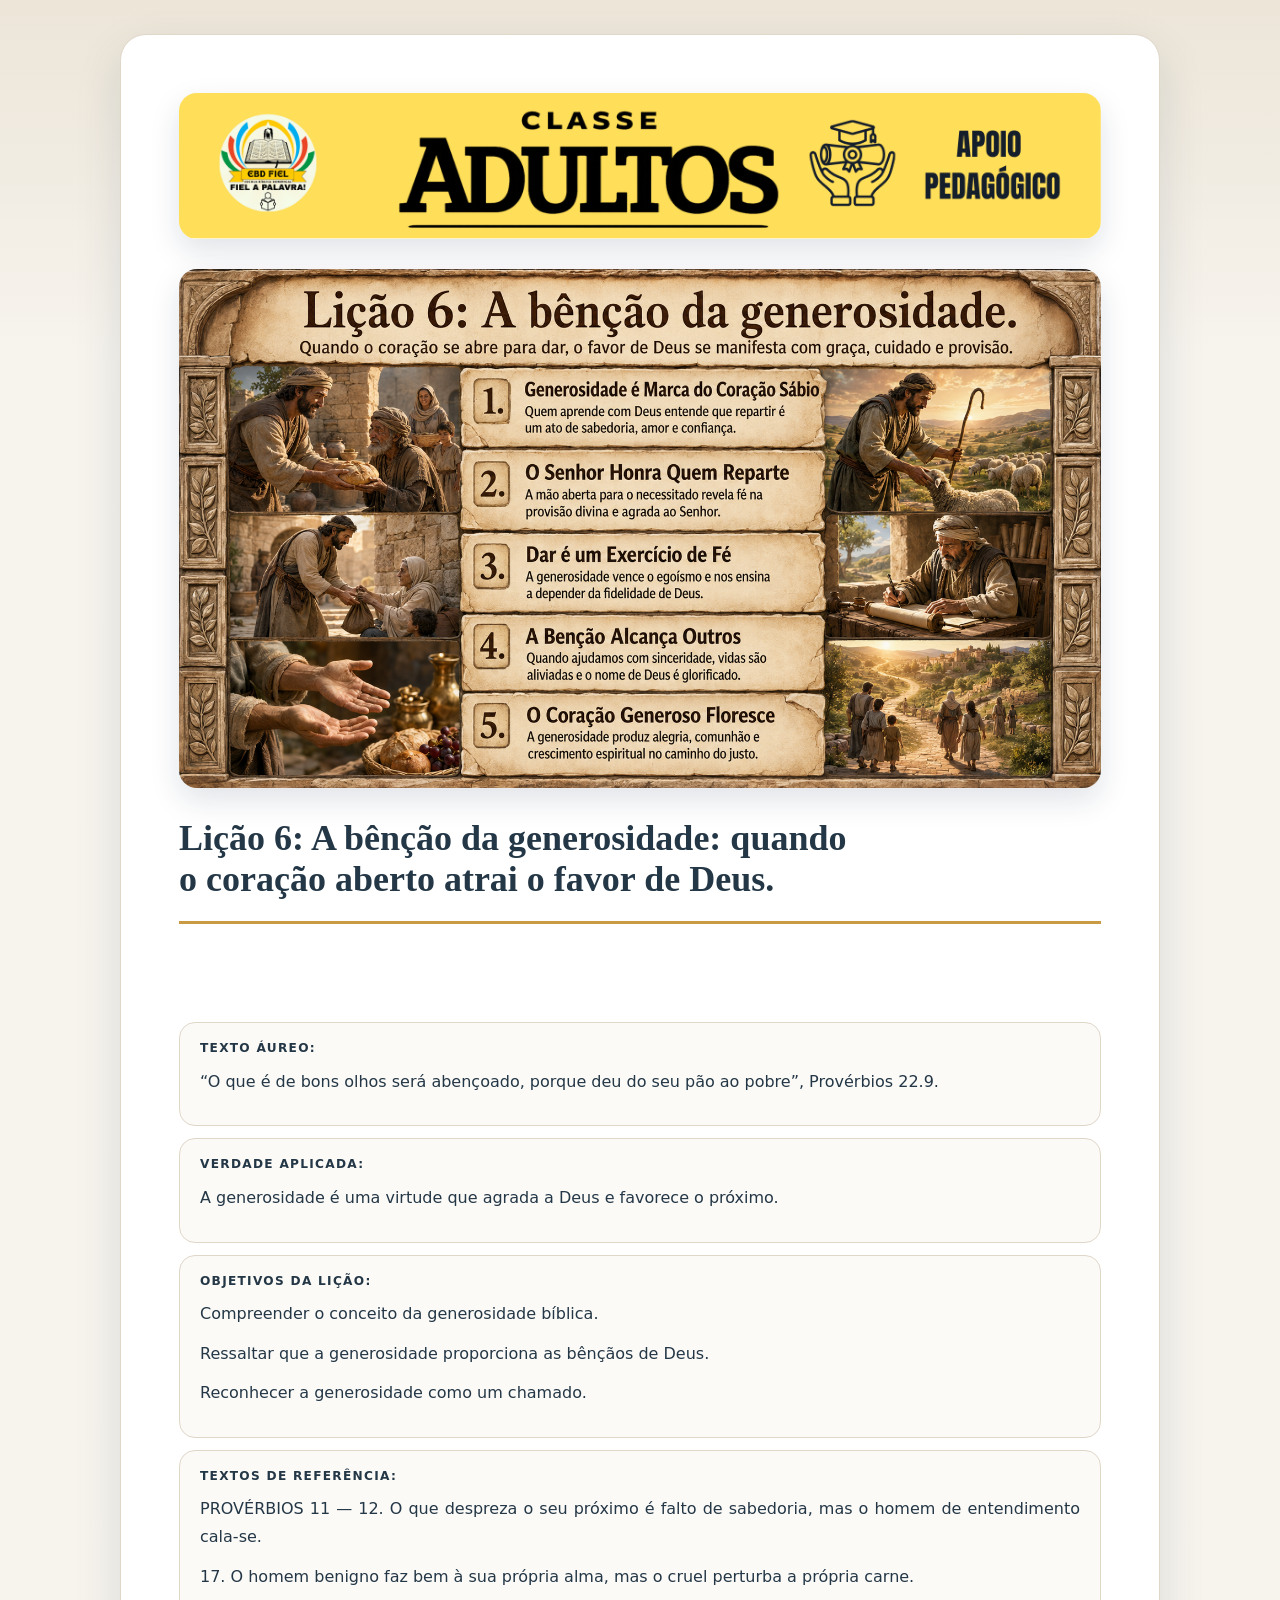
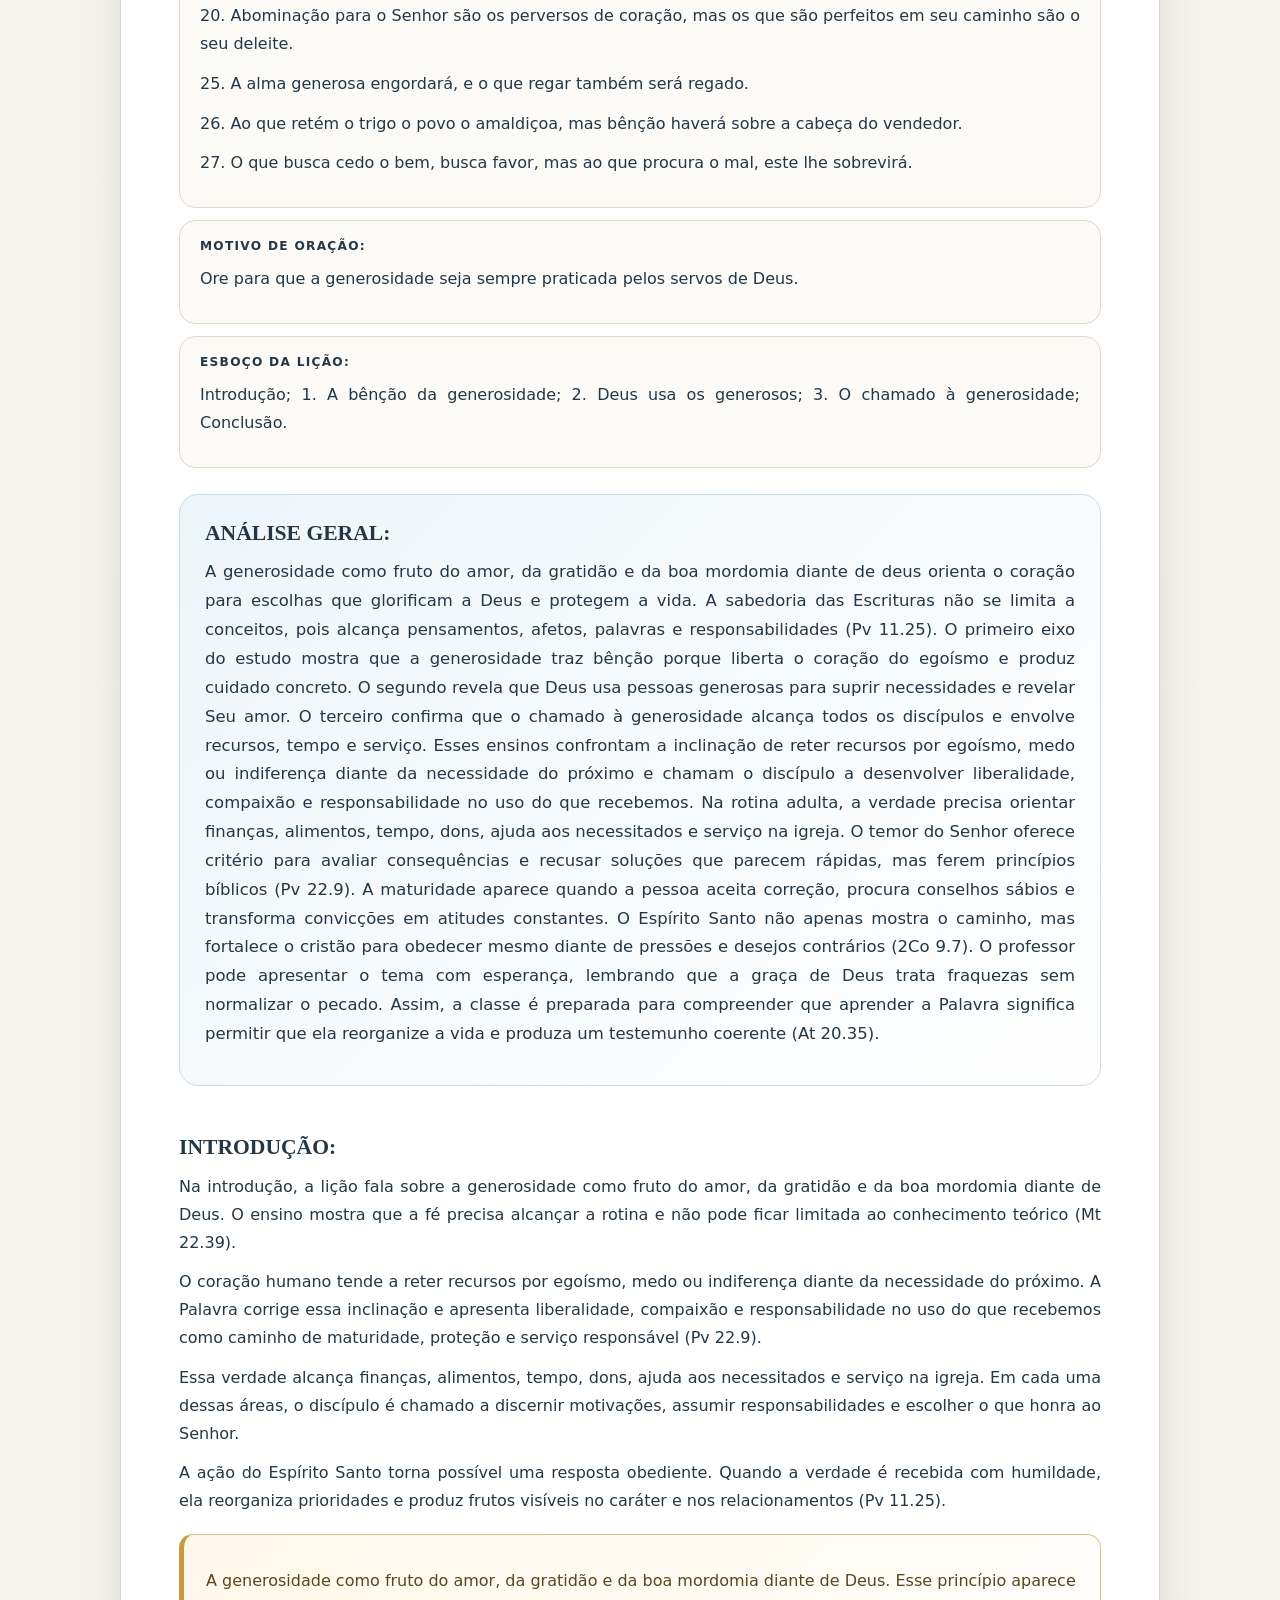
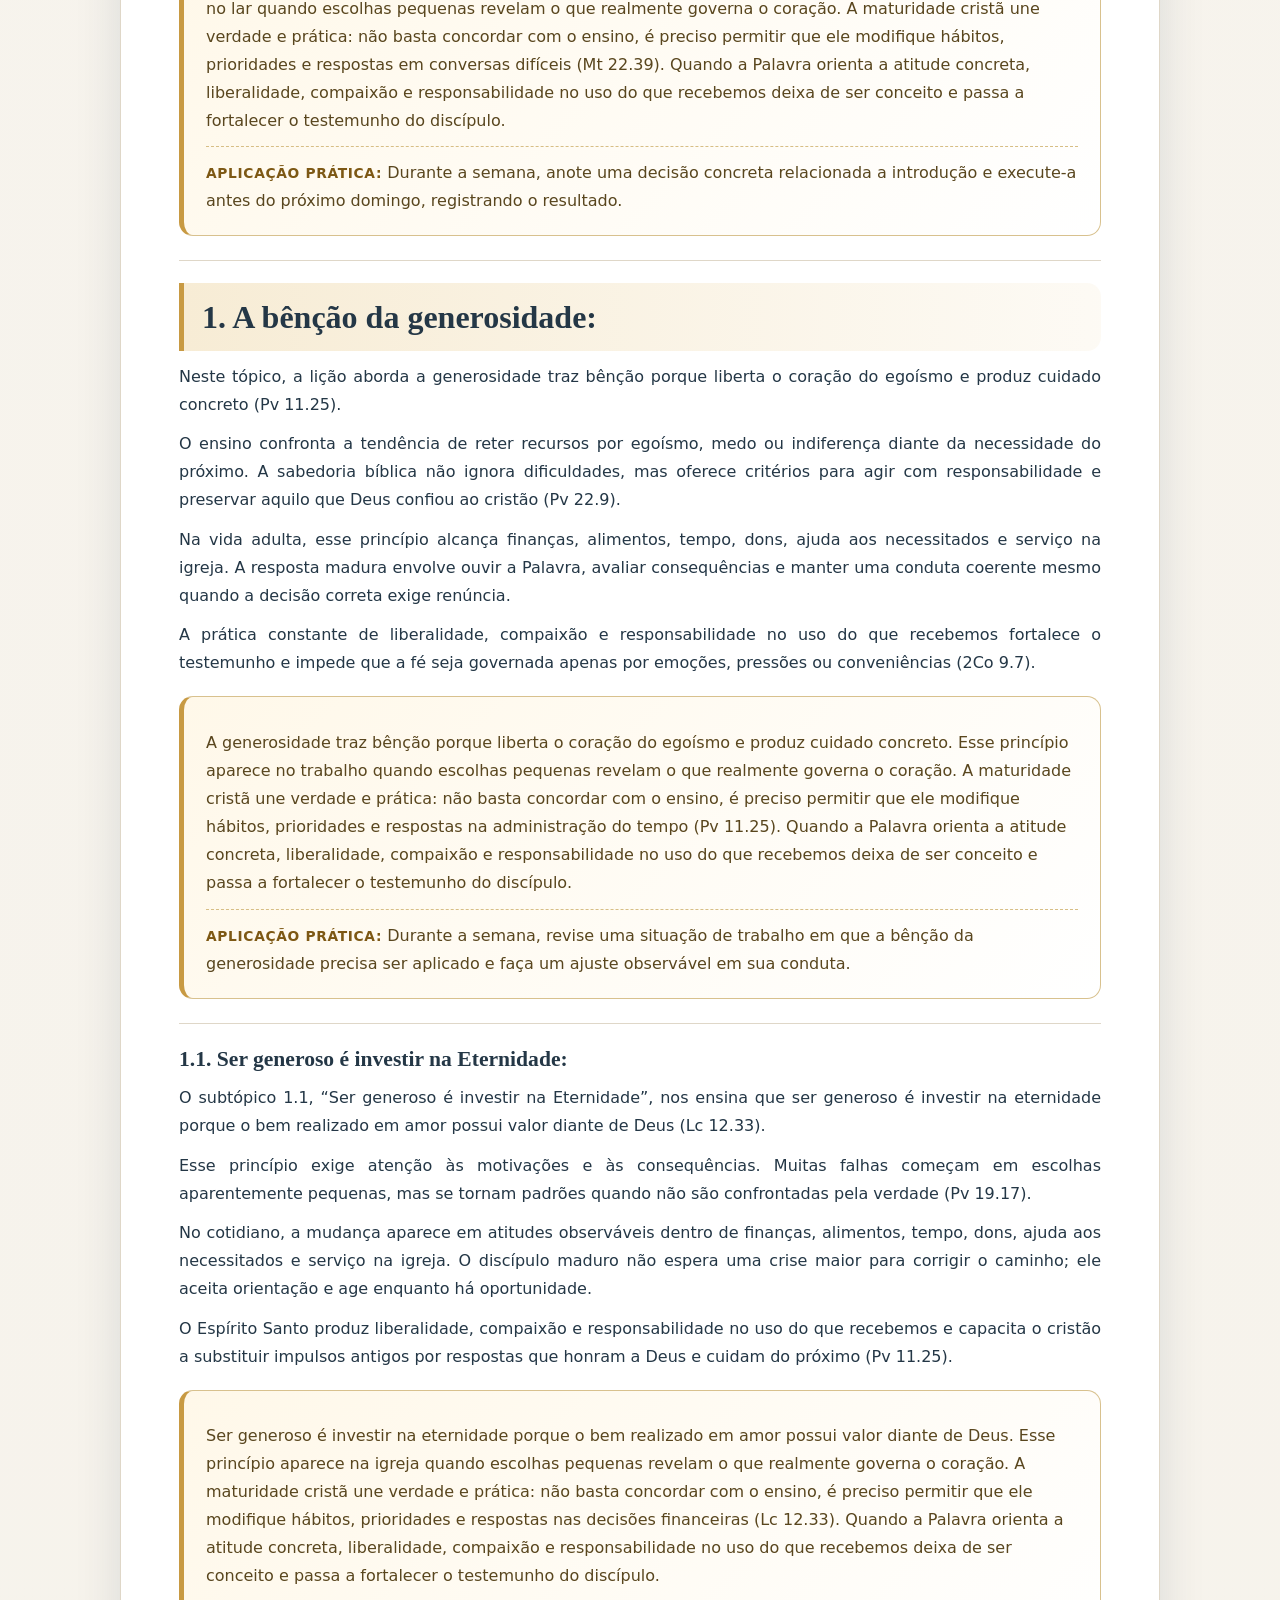
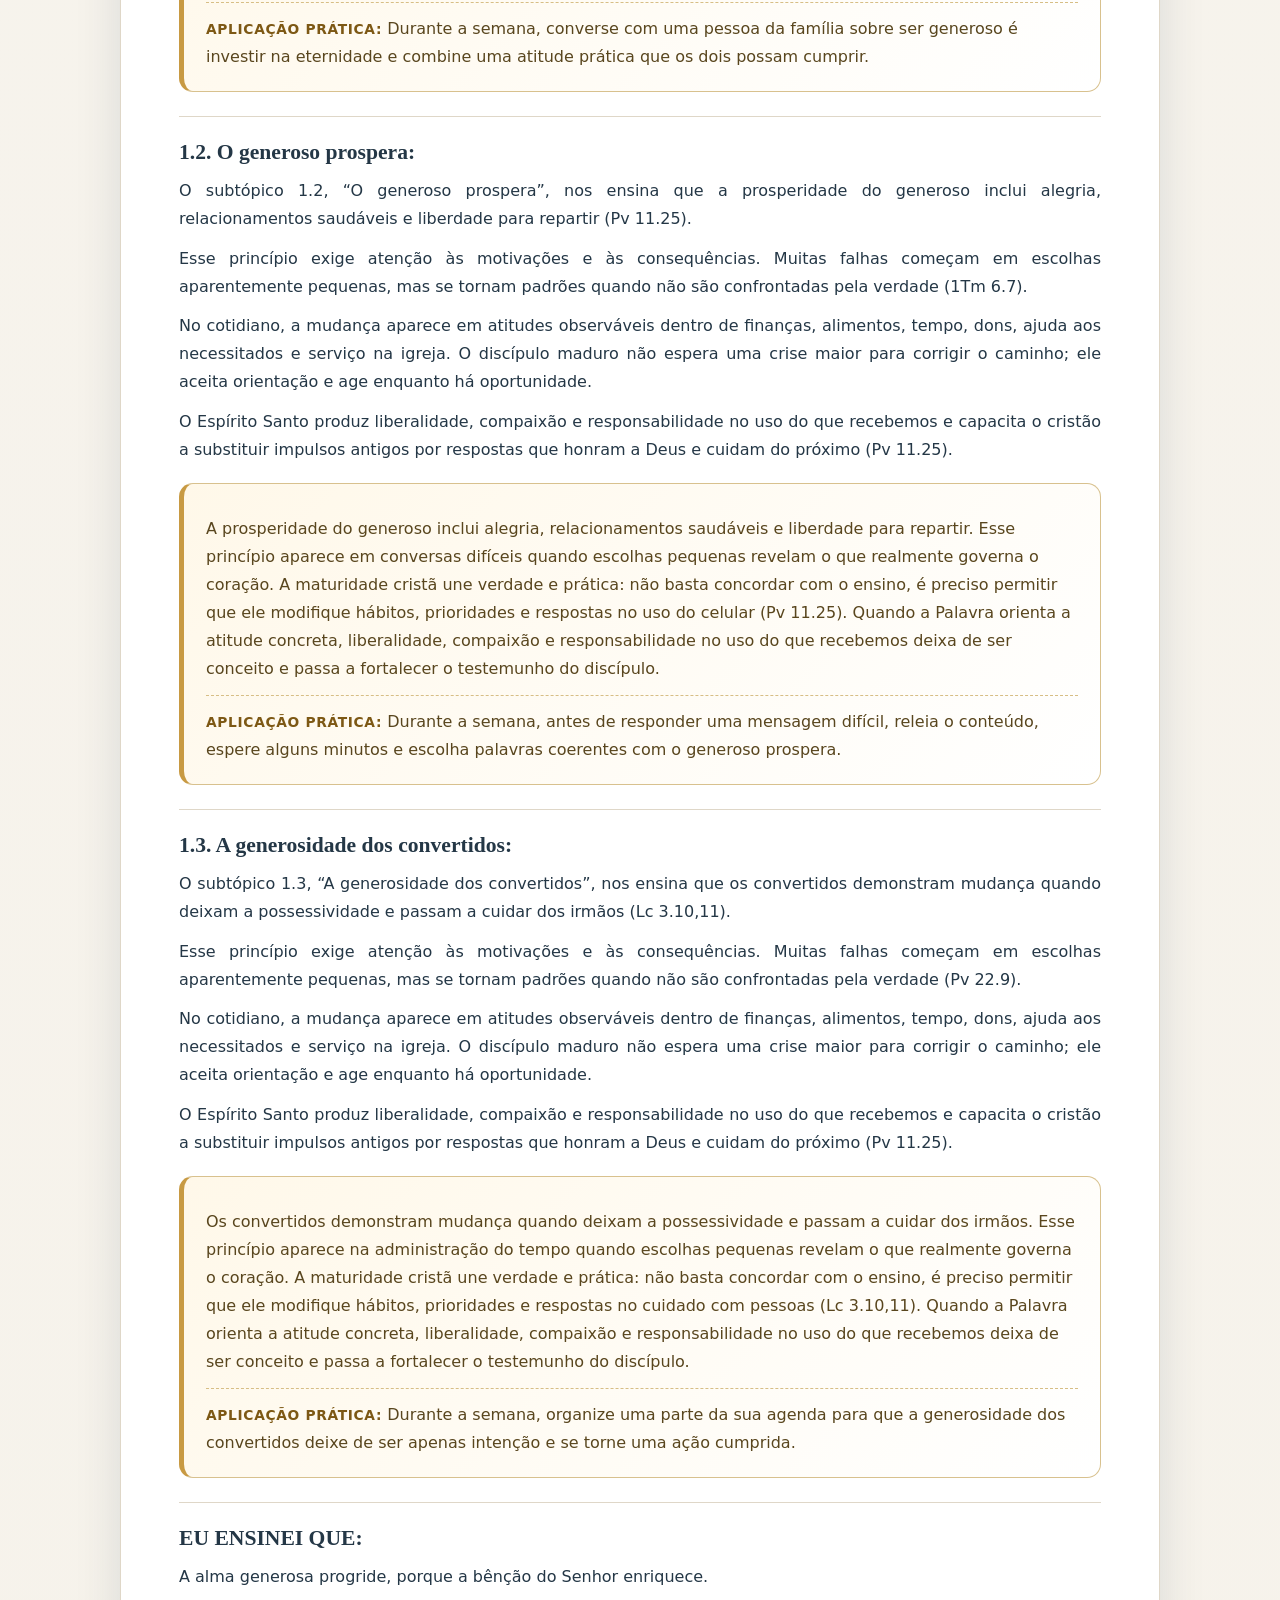
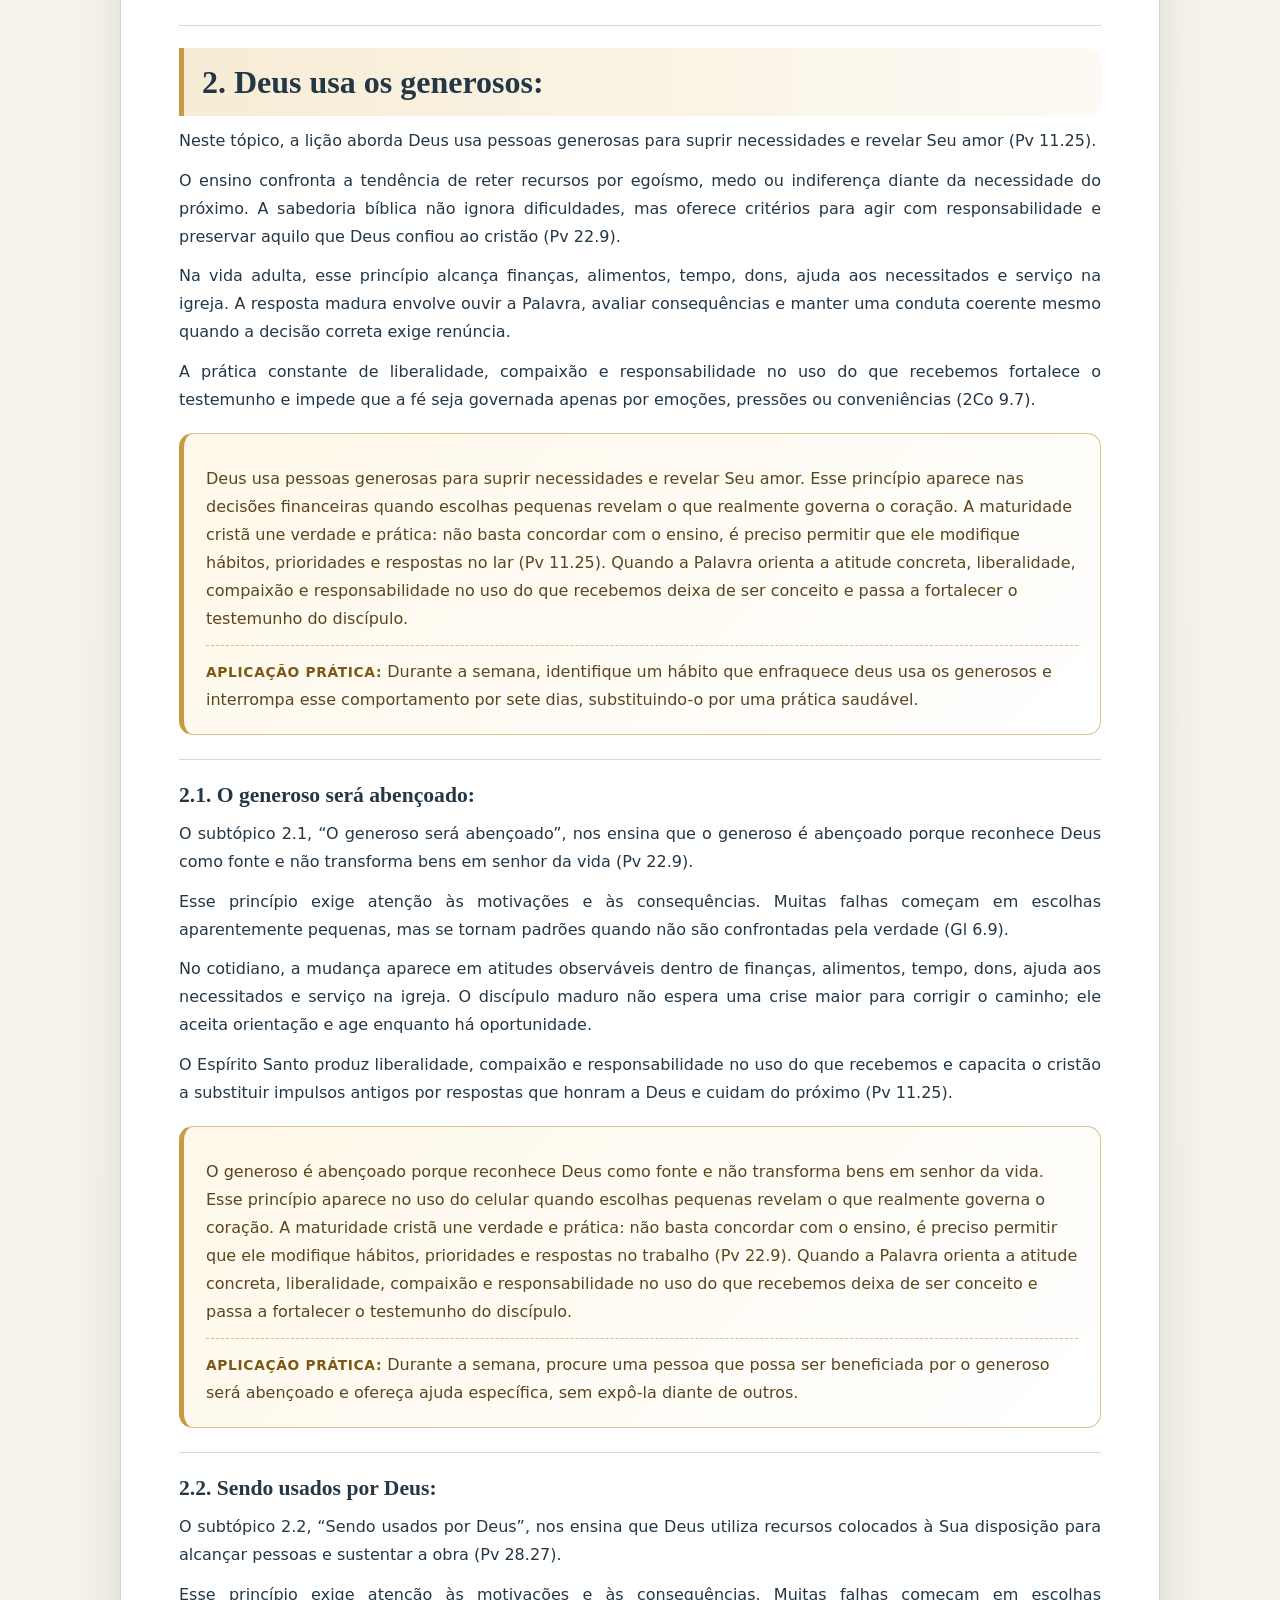
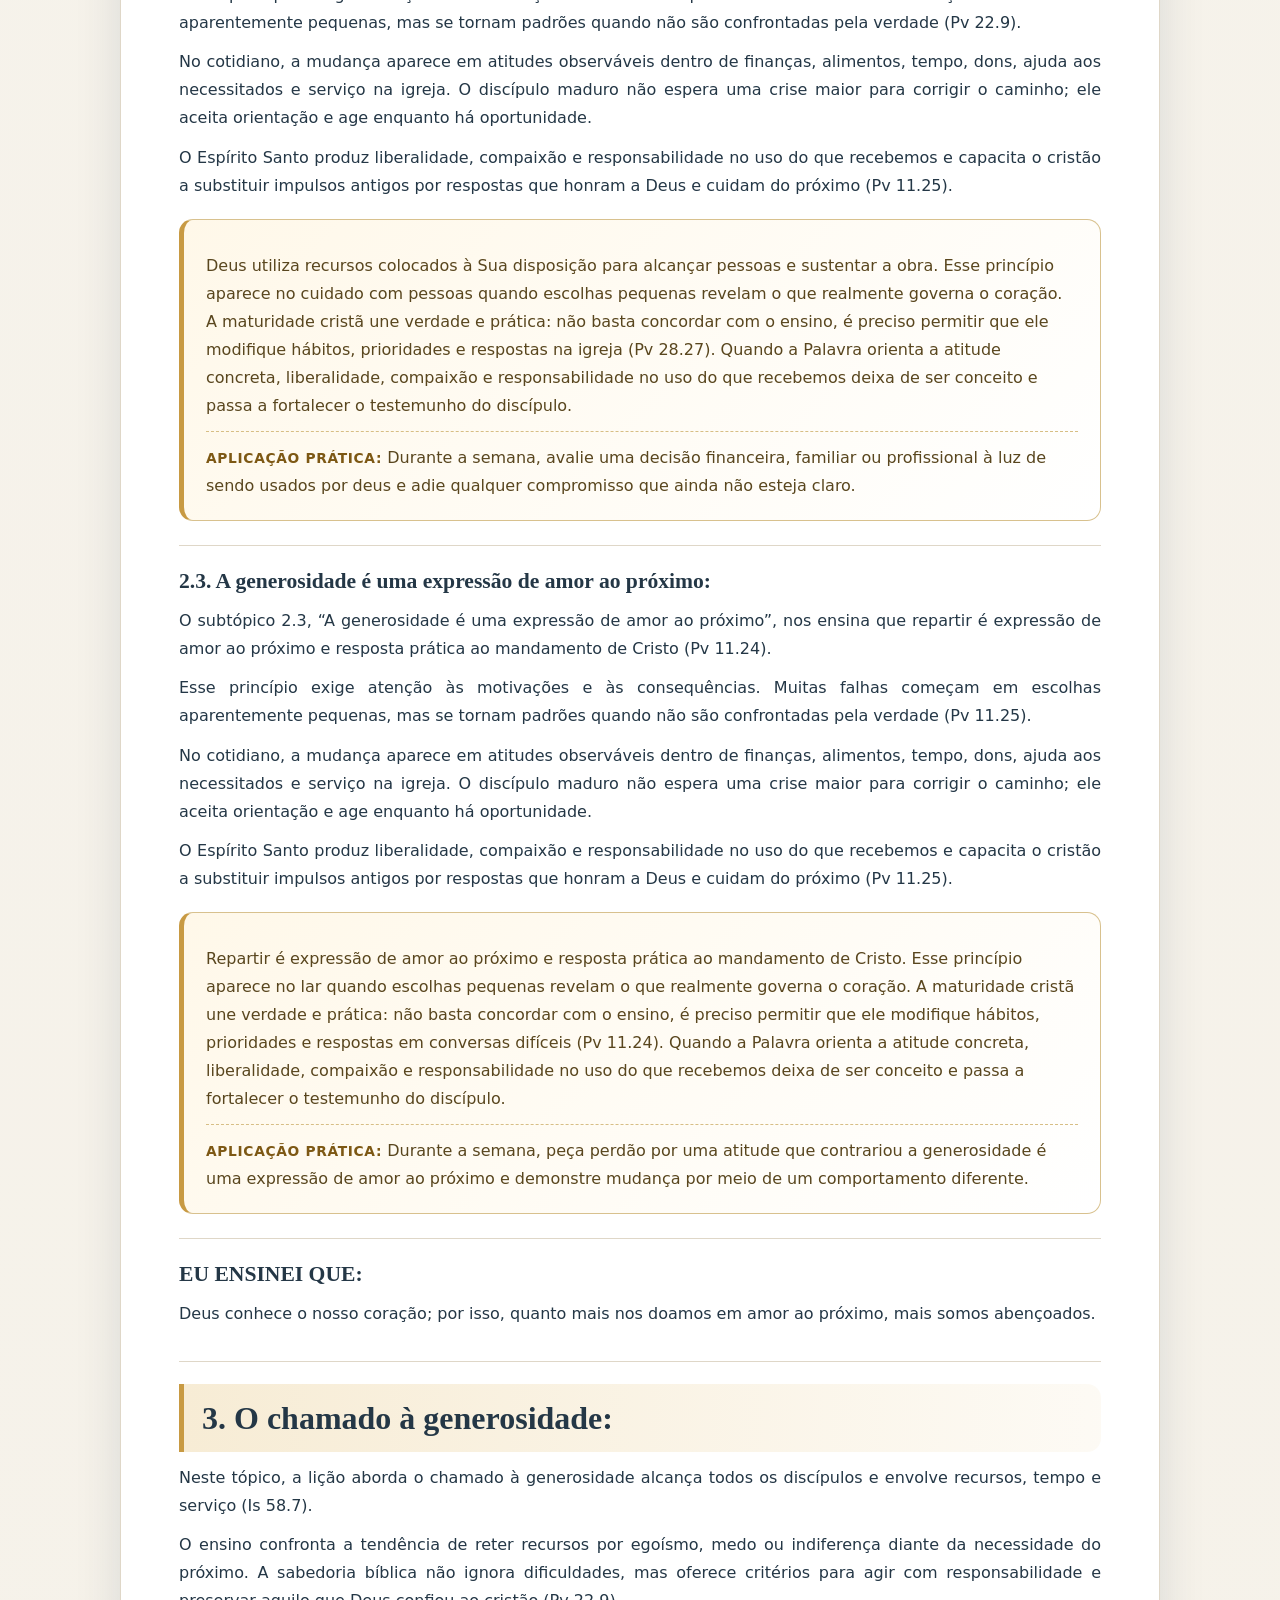
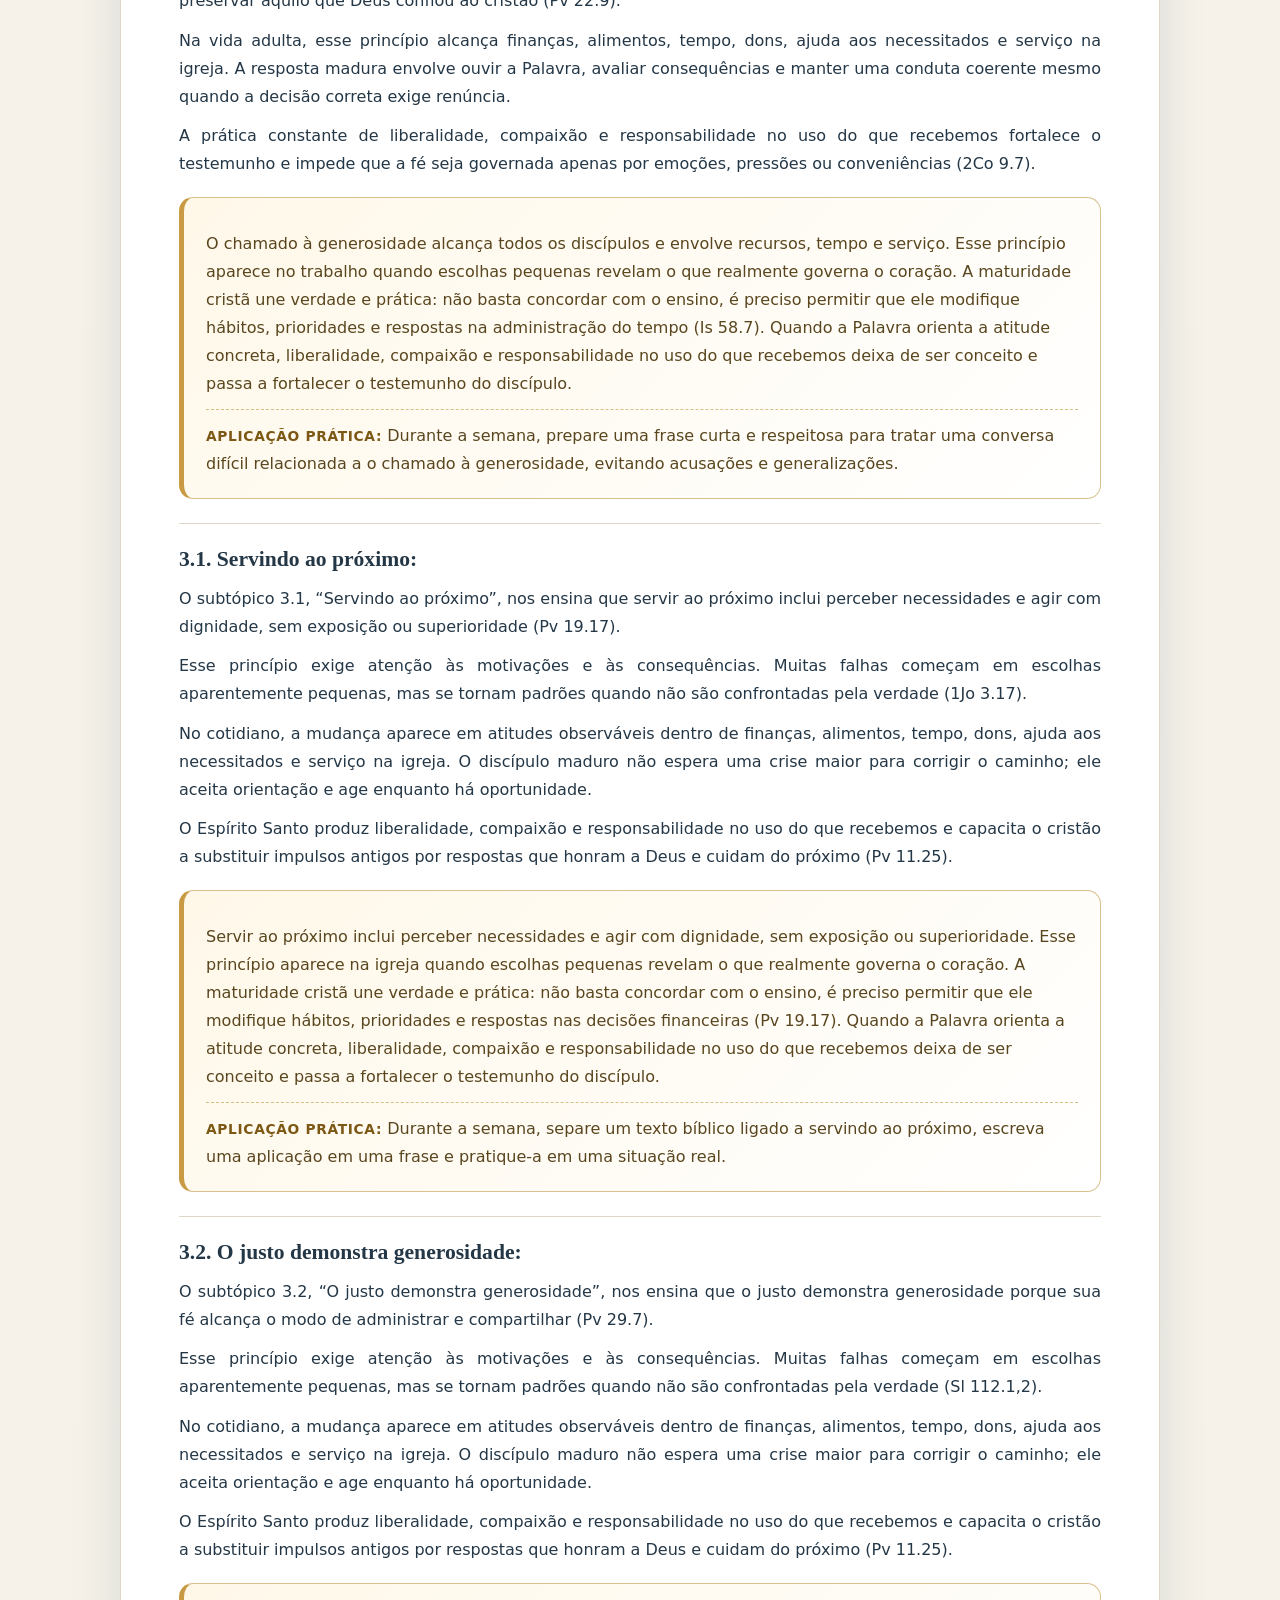
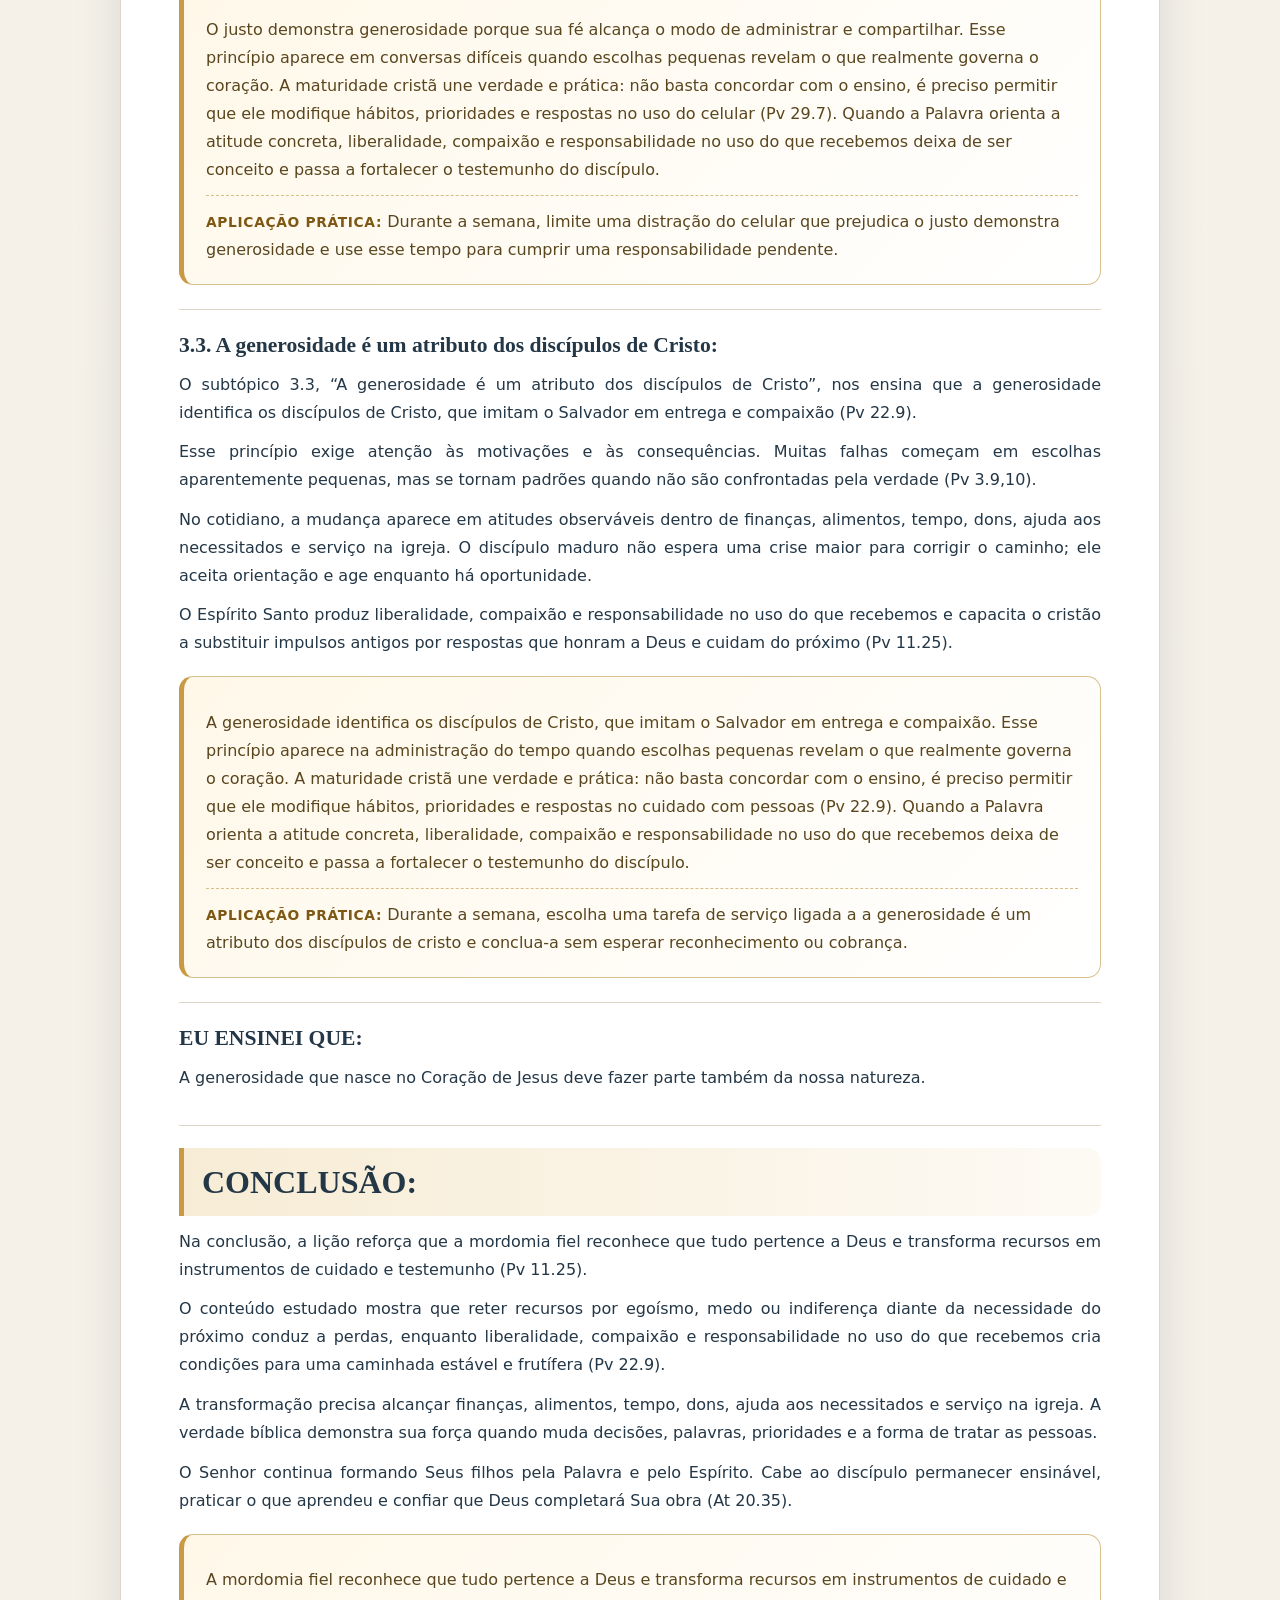
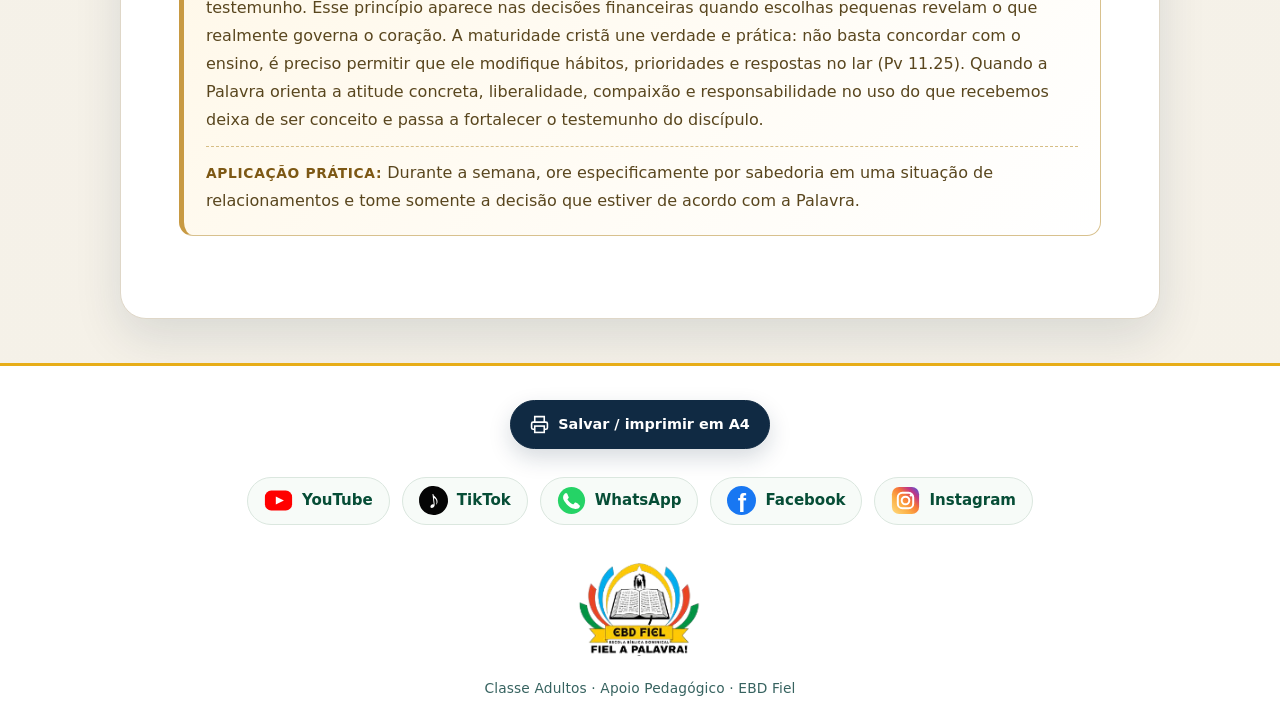
<file: apoio-pedagogico/licao-06-a-bencao-da-generosidade-quando-o-coracao-aberto-atrai-o-favor-de-deus.html>
<!DOCTYPE html>

<html lang="pt-BR">
<head>
<meta charset="utf-8"/>
<meta content="width=device-width, initial-scale=1.0" name="viewport"/>
<title>Lição 6: A bênção da generosidade: quando o coração aberto atrai o favor de Deus.</title>

<link href="assets/apoio-pedagogico.css" rel="stylesheet"/><script defer="True" src="assets/apoio-pedagogico.js"></script></head>
<body class="apoio-licao-page">
<div class="licao-container">
<img alt="Topo Classe Adultos Apoio Pedagógico" class="topo-ebd" src="assets/topo-amarelo.png"/>
<img alt="Imagem de abertura da licao-06-a-bencao-da-generosidade-quando-o-coracao-aberto-atrai-o-favor-de-deus" class="imagem-licao" src="assets/licao-06-a-bencao-da-generosidade-quando-o-coracao-aberto-atrai-o-favor-de-deus.png"/>
<h1 class="preto negrito">Lição 6: A bênção da generosidade: quando o coração aberto atrai o favor de Deus.</h1>
<br/><br/>
<div class="titulo-com-conteudo">
<h3 class="preto negrito">TEXTO ÁUREO: </h3>
<p class="preto primeiro">“O que é de bons olhos será abençoado, porque deu do seu pão ao pobre”, Provérbios 22.9.</p>
</div>
<div class="titulo-com-conteudo">
<h3 class="preto negrito">VERDADE APLICADA: </h3>
<p class="preto primeiro">A generosidade é uma virtude que agrada a Deus e favorece o próximo.</p>
</div>
<div class="titulo-com-conteudo">
<h3 class="preto negrito">OBJETIVOS DA LIÇÃO: </h3>
<p class="preto primeiro">Compreender o conceito da generosidade bíblica.</p>
<p class="preto">Ressaltar que a generosidade proporciona as bênçãos de Deus.</p>
<p class="preto">Reconhecer a generosidade como um chamado.</p>
</div>
<div class="titulo-com-conteudo">
<h3 class="preto negrito">TEXTOS DE REFERÊNCIA: </h3>
<p class="preto primeiro">PROVÉRBIOS 11 — 12. O que despreza o seu próximo é falto de sabedoria, mas o homem de entendimento cala-se.</p>
<p class="preto">17. O homem benigno faz bem à sua própria alma, mas o cruel perturba a própria carne.</p>
<p class="preto">20. Abominação para o Senhor são os perversos de coração, mas os que são perfeitos em seu caminho são o seu deleite.</p>
<p class="preto">25. A alma generosa engordará, e o que regar também será regado.</p>
<p class="preto">26. Ao que retém o trigo o povo o amaldiçoa, mas bênção haverá sobre a cabeça do vendedor.</p>
<p class="preto">27. O que busca cedo o bem, busca favor, mas ao que procura o mal, este lhe sobrevirá.</p>
</div>
<div class="titulo-com-conteudo">
<h3 class="preto negrito">MOTIVO DE ORAÇÃO: </h3>
<p class="preto primeiro">Ore para que a generosidade seja sempre praticada pelos servos de Deus.</p>
</div>
<div class="titulo-com-conteudo">
<h3 class="preto negrito">ESBOÇO DA LIÇÃO: </h3>
<p class="preto primeiro">Introdução; 1. A bênção da generosidade; 2. Deus usa os generosos; 3. O chamado à generosidade; Conclusão.</p>
</div>
<div class="titulo-com-conteudo">
<h3 class="preto negrito">ANÁLISE GERAL: </h3>
<p class="azul italico primeiro analise-geral-texto">A generosidade como fruto do amor, da gratidão e da boa mordomia diante de deus orienta o coração para escolhas que glorificam a Deus e protegem a vida. A sabedoria das Escrituras não se limita a conceitos, pois alcança pensamentos, afetos, palavras e responsabilidades (Pv 11.25). O primeiro eixo do estudo mostra que a generosidade traz bênção porque liberta o coração do egoísmo e produz cuidado concreto. O segundo revela que Deus usa pessoas generosas para suprir necessidades e revelar Seu amor. O terceiro confirma que o chamado à generosidade alcança todos os discípulos e envolve recursos, tempo e serviço. Esses ensinos confrontam a inclinação de reter recursos por egoísmo, medo ou indiferença diante da necessidade do próximo e chamam o discípulo a desenvolver liberalidade, compaixão e responsabilidade no uso do que recebemos. Na rotina adulta, a verdade precisa orientar finanças, alimentos, tempo, dons, ajuda aos necessitados e serviço na igreja. O temor do Senhor oferece critério para avaliar consequências e recusar soluções que parecem rápidas, mas ferem princípios bíblicos (Pv 22.9). A maturidade aparece quando a pessoa aceita correção, procura conselhos sábios e transforma convicções em atitudes constantes. O Espírito Santo não apenas mostra o caminho, mas fortalece o cristão para obedecer mesmo diante de pressões e desejos contrários (2Co 9.7). O professor pode apresentar o tema com esperança, lembrando que a graça de Deus trata fraquezas sem normalizar o pecado. Assim, a classe é preparada para compreender que aprender a Palavra significa permitir que ela reorganize a vida e produza um testemunho coerente (At 20.35).</p>
</div>
<div class="titulo-com-conteudo">
<h3 class="preto negrito">INTRODUÇÃO: </h3>
<p class="preto primeiro">Na introdução, a lição fala sobre a generosidade como fruto do amor, da gratidão e da boa mordomia diante de Deus. O ensino mostra que a fé precisa alcançar a rotina e não pode ficar limitada ao conhecimento teórico (Mt 22.39).</p>
<p class="preto">O coração humano tende a reter recursos por egoísmo, medo ou indiferença diante da necessidade do próximo. A Palavra corrige essa inclinação e apresenta liberalidade, compaixão e responsabilidade no uso do que recebemos como caminho de maturidade, proteção e serviço responsável (Pv 22.9).</p>
<p class="preto">Essa verdade alcança finanças, alimentos, tempo, dons, ajuda aos necessitados e serviço na igreja. Em cada uma dessas áreas, o discípulo é chamado a discernir motivações, assumir responsabilidades e escolher o que honra ao Senhor.</p>
<p class="preto">A ação do Espírito Santo torna possível uma resposta obediente. Quando a verdade é recebida com humildade, ela reorganiza prioridades e produz frutos visíveis no caráter e nos relacionamentos (Pv 11.25).</p>
<div class="apoio-aplicacao">
<p class="azul italico">A generosidade como fruto do amor, da gratidão e da boa mordomia diante de Deus. Esse princípio aparece no lar quando escolhas pequenas revelam o que realmente governa o coração. A maturidade cristã une verdade e prática: não basta concordar com o ensino, é preciso permitir que ele modifique hábitos, prioridades e respostas em conversas difíceis (Mt 22.39). Quando a Palavra orienta a atitude concreta, liberalidade, compaixão e responsabilidade no uso do que recebemos deixa de ser conceito e passa a fortalecer o testemunho do discípulo.</p>
<p class="azul italico"><span class="negrito">APLICAÇÃO PRÁTICA:</span> Durante a semana, anote uma decisão concreta relacionada a introdução e execute-a antes do próximo domingo, registrando o resultado.</p>
</div>
</div>
<div class="titulo-com-conteudo">
<h2 class="preto negrito">1. A bênção da generosidade: </h2>
<p class="preto primeiro">Neste tópico, a lição aborda a generosidade traz bênção porque liberta o coração do egoísmo e produz cuidado concreto (Pv 11.25).</p>
<p class="preto">O ensino confronta a tendência de reter recursos por egoísmo, medo ou indiferença diante da necessidade do próximo. A sabedoria bíblica não ignora dificuldades, mas oferece critérios para agir com responsabilidade e preservar aquilo que Deus confiou ao cristão (Pv 22.9).</p>
<p class="preto">Na vida adulta, esse princípio alcança finanças, alimentos, tempo, dons, ajuda aos necessitados e serviço na igreja. A resposta madura envolve ouvir a Palavra, avaliar consequências e manter uma conduta coerente mesmo quando a decisão correta exige renúncia.</p>
<p class="preto">A prática constante de liberalidade, compaixão e responsabilidade no uso do que recebemos fortalece o testemunho e impede que a fé seja governada apenas por emoções, pressões ou conveniências (2Co 9.7).</p>
<div class="apoio-aplicacao">
<p class="azul italico">A generosidade traz bênção porque liberta o coração do egoísmo e produz cuidado concreto. Esse princípio aparece no trabalho quando escolhas pequenas revelam o que realmente governa o coração. A maturidade cristã une verdade e prática: não basta concordar com o ensino, é preciso permitir que ele modifique hábitos, prioridades e respostas na administração do tempo (Pv 11.25). Quando a Palavra orienta a atitude concreta, liberalidade, compaixão e responsabilidade no uso do que recebemos deixa de ser conceito e passa a fortalecer o testemunho do discípulo.</p>
<p class="azul italico"><span class="negrito">APLICAÇÃO PRÁTICA:</span> Durante a semana, revise uma situação de trabalho em que a bênção da generosidade precisa ser aplicado e faça um ajuste observável em sua conduta.</p>
</div>
</div>
<div class="titulo-com-conteudo">
<h3 class="preto negrito">1.1. Ser generoso é investir na Eternidade: </h3>
<p class="preto primeiro">O subtópico 1.1, “Ser generoso é investir na Eternidade”, nos ensina que ser generoso é investir na eternidade porque o bem realizado em amor possui valor diante de Deus (Lc 12.33).</p>
<p class="preto">Esse princípio exige atenção às motivações e às consequências. Muitas falhas começam em escolhas aparentemente pequenas, mas se tornam padrões quando não são confrontadas pela verdade (Pv 19.17).</p>
<p class="preto">No cotidiano, a mudança aparece em atitudes observáveis dentro de finanças, alimentos, tempo, dons, ajuda aos necessitados e serviço na igreja. O discípulo maduro não espera uma crise maior para corrigir o caminho; ele aceita orientação e age enquanto há oportunidade.</p>
<p class="preto">O Espírito Santo produz liberalidade, compaixão e responsabilidade no uso do que recebemos e capacita o cristão a substituir impulsos antigos por respostas que honram a Deus e cuidam do próximo (Pv 11.25).</p>
<div class="apoio-aplicacao">
<p class="azul italico">Ser generoso é investir na eternidade porque o bem realizado em amor possui valor diante de Deus. Esse princípio aparece na igreja quando escolhas pequenas revelam o que realmente governa o coração. A maturidade cristã une verdade e prática: não basta concordar com o ensino, é preciso permitir que ele modifique hábitos, prioridades e respostas nas decisões financeiras (Lc 12.33). Quando a Palavra orienta a atitude concreta, liberalidade, compaixão e responsabilidade no uso do que recebemos deixa de ser conceito e passa a fortalecer o testemunho do discípulo.</p>
<p class="azul italico"><span class="negrito">APLICAÇÃO PRÁTICA:</span> Durante a semana, converse com uma pessoa da família sobre ser generoso é investir na eternidade e combine uma atitude prática que os dois possam cumprir.</p>
</div>
</div>
<div class="titulo-com-conteudo">
<h3 class="preto negrito">1.2. O generoso prospera: </h3>
<p class="preto primeiro">O subtópico 1.2, “O generoso prospera”, nos ensina que a prosperidade do generoso inclui alegria, relacionamentos saudáveis e liberdade para repartir (Pv 11.25).</p>
<p class="preto">Esse princípio exige atenção às motivações e às consequências. Muitas falhas começam em escolhas aparentemente pequenas, mas se tornam padrões quando não são confrontadas pela verdade (1Tm 6.7).</p>
<p class="preto">No cotidiano, a mudança aparece em atitudes observáveis dentro de finanças, alimentos, tempo, dons, ajuda aos necessitados e serviço na igreja. O discípulo maduro não espera uma crise maior para corrigir o caminho; ele aceita orientação e age enquanto há oportunidade.</p>
<p class="preto">O Espírito Santo produz liberalidade, compaixão e responsabilidade no uso do que recebemos e capacita o cristão a substituir impulsos antigos por respostas que honram a Deus e cuidam do próximo (Pv 11.25).</p>
<div class="apoio-aplicacao">
<p class="azul italico">A prosperidade do generoso inclui alegria, relacionamentos saudáveis e liberdade para repartir. Esse princípio aparece em conversas difíceis quando escolhas pequenas revelam o que realmente governa o coração. A maturidade cristã une verdade e prática: não basta concordar com o ensino, é preciso permitir que ele modifique hábitos, prioridades e respostas no uso do celular (Pv 11.25). Quando a Palavra orienta a atitude concreta, liberalidade, compaixão e responsabilidade no uso do que recebemos deixa de ser conceito e passa a fortalecer o testemunho do discípulo.</p>
<p class="azul italico"><span class="negrito">APLICAÇÃO PRÁTICA:</span> Durante a semana, antes de responder uma mensagem difícil, releia o conteúdo, espere alguns minutos e escolha palavras coerentes com o generoso prospera.</p>
</div>
</div>
<div class="titulo-com-conteudo">
<h3 class="preto negrito">1.3. A generosidade dos convertidos: </h3>
<p class="preto primeiro">O subtópico 1.3, “A generosidade dos convertidos”, nos ensina que os convertidos demonstram mudança quando deixam a possessividade e passam a cuidar dos irmãos (Lc 3.10,11).</p>
<p class="preto">Esse princípio exige atenção às motivações e às consequências. Muitas falhas começam em escolhas aparentemente pequenas, mas se tornam padrões quando não são confrontadas pela verdade (Pv 22.9).</p>
<p class="preto">No cotidiano, a mudança aparece em atitudes observáveis dentro de finanças, alimentos, tempo, dons, ajuda aos necessitados e serviço na igreja. O discípulo maduro não espera uma crise maior para corrigir o caminho; ele aceita orientação e age enquanto há oportunidade.</p>
<p class="preto">O Espírito Santo produz liberalidade, compaixão e responsabilidade no uso do que recebemos e capacita o cristão a substituir impulsos antigos por respostas que honram a Deus e cuidam do próximo (Pv 11.25).</p>
<div class="apoio-aplicacao">
<p class="azul italico">Os convertidos demonstram mudança quando deixam a possessividade e passam a cuidar dos irmãos. Esse princípio aparece na administração do tempo quando escolhas pequenas revelam o que realmente governa o coração. A maturidade cristã une verdade e prática: não basta concordar com o ensino, é preciso permitir que ele modifique hábitos, prioridades e respostas no cuidado com pessoas (Lc 3.10,11). Quando a Palavra orienta a atitude concreta, liberalidade, compaixão e responsabilidade no uso do que recebemos deixa de ser conceito e passa a fortalecer o testemunho do discípulo.</p>
<p class="azul italico"><span class="negrito">APLICAÇÃO PRÁTICA:</span> Durante a semana, organize uma parte da sua agenda para que a generosidade dos convertidos deixe de ser apenas intenção e se torne uma ação cumprida.</p>
</div>
</div>
<div class="titulo-com-conteudo">
<h3 class="preto negrito">EU ENSINEI QUE: </h3>
<p class="preto primeiro">A alma generosa progride, porque a bênção do Senhor enriquece.</p>
</div>
<div class="titulo-com-conteudo">
<h2 class="preto negrito">2. Deus usa os generosos: </h2>
<p class="preto primeiro">Neste tópico, a lição aborda Deus usa pessoas generosas para suprir necessidades e revelar Seu amor (Pv 11.25).</p>
<p class="preto">O ensino confronta a tendência de reter recursos por egoísmo, medo ou indiferença diante da necessidade do próximo. A sabedoria bíblica não ignora dificuldades, mas oferece critérios para agir com responsabilidade e preservar aquilo que Deus confiou ao cristão (Pv 22.9).</p>
<p class="preto">Na vida adulta, esse princípio alcança finanças, alimentos, tempo, dons, ajuda aos necessitados e serviço na igreja. A resposta madura envolve ouvir a Palavra, avaliar consequências e manter uma conduta coerente mesmo quando a decisão correta exige renúncia.</p>
<p class="preto">A prática constante de liberalidade, compaixão e responsabilidade no uso do que recebemos fortalece o testemunho e impede que a fé seja governada apenas por emoções, pressões ou conveniências (2Co 9.7).</p>
<div class="apoio-aplicacao">
<p class="azul italico">Deus usa pessoas generosas para suprir necessidades e revelar Seu amor. Esse princípio aparece nas decisões financeiras quando escolhas pequenas revelam o que realmente governa o coração. A maturidade cristã une verdade e prática: não basta concordar com o ensino, é preciso permitir que ele modifique hábitos, prioridades e respostas no lar (Pv 11.25). Quando a Palavra orienta a atitude concreta, liberalidade, compaixão e responsabilidade no uso do que recebemos deixa de ser conceito e passa a fortalecer o testemunho do discípulo.</p>
<p class="azul italico"><span class="negrito">APLICAÇÃO PRÁTICA:</span> Durante a semana, identifique um hábito que enfraquece deus usa os generosos e interrompa esse comportamento por sete dias, substituindo-o por uma prática saudável.</p>
</div>
</div>
<div class="titulo-com-conteudo">
<h3 class="preto negrito">2.1. O generoso será abençoado: </h3>
<p class="preto primeiro">O subtópico 2.1, “O generoso será abençoado”, nos ensina que o generoso é abençoado porque reconhece Deus como fonte e não transforma bens em senhor da vida (Pv 22.9).</p>
<p class="preto">Esse princípio exige atenção às motivações e às consequências. Muitas falhas começam em escolhas aparentemente pequenas, mas se tornam padrões quando não são confrontadas pela verdade (Gl 6.9).</p>
<p class="preto">No cotidiano, a mudança aparece em atitudes observáveis dentro de finanças, alimentos, tempo, dons, ajuda aos necessitados e serviço na igreja. O discípulo maduro não espera uma crise maior para corrigir o caminho; ele aceita orientação e age enquanto há oportunidade.</p>
<p class="preto">O Espírito Santo produz liberalidade, compaixão e responsabilidade no uso do que recebemos e capacita o cristão a substituir impulsos antigos por respostas que honram a Deus e cuidam do próximo (Pv 11.25).</p>
<div class="apoio-aplicacao">
<p class="azul italico">O generoso é abençoado porque reconhece Deus como fonte e não transforma bens em senhor da vida. Esse princípio aparece no uso do celular quando escolhas pequenas revelam o que realmente governa o coração. A maturidade cristã une verdade e prática: não basta concordar com o ensino, é preciso permitir que ele modifique hábitos, prioridades e respostas no trabalho (Pv 22.9). Quando a Palavra orienta a atitude concreta, liberalidade, compaixão e responsabilidade no uso do que recebemos deixa de ser conceito e passa a fortalecer o testemunho do discípulo.</p>
<p class="azul italico"><span class="negrito">APLICAÇÃO PRÁTICA:</span> Durante a semana, procure uma pessoa que possa ser beneficiada por o generoso será abençoado e ofereça ajuda específica, sem expô-la diante de outros.</p>
</div>
</div>
<div class="titulo-com-conteudo">
<h3 class="preto negrito">2.2. Sendo usados por Deus: </h3>
<p class="preto primeiro">O subtópico 2.2, “Sendo usados por Deus”, nos ensina que Deus utiliza recursos colocados à Sua disposição para alcançar pessoas e sustentar a obra (Pv 28.27).</p>
<p class="preto">Esse princípio exige atenção às motivações e às consequências. Muitas falhas começam em escolhas aparentemente pequenas, mas se tornam padrões quando não são confrontadas pela verdade (Pv 22.9).</p>
<p class="preto">No cotidiano, a mudança aparece em atitudes observáveis dentro de finanças, alimentos, tempo, dons, ajuda aos necessitados e serviço na igreja. O discípulo maduro não espera uma crise maior para corrigir o caminho; ele aceita orientação e age enquanto há oportunidade.</p>
<p class="preto">O Espírito Santo produz liberalidade, compaixão e responsabilidade no uso do que recebemos e capacita o cristão a substituir impulsos antigos por respostas que honram a Deus e cuidam do próximo (Pv 11.25).</p>
<div class="apoio-aplicacao">
<p class="azul italico">Deus utiliza recursos colocados à Sua disposição para alcançar pessoas e sustentar a obra. Esse princípio aparece no cuidado com pessoas quando escolhas pequenas revelam o que realmente governa o coração. A maturidade cristã une verdade e prática: não basta concordar com o ensino, é preciso permitir que ele modifique hábitos, prioridades e respostas na igreja (Pv 28.27). Quando a Palavra orienta a atitude concreta, liberalidade, compaixão e responsabilidade no uso do que recebemos deixa de ser conceito e passa a fortalecer o testemunho do discípulo.</p>
<p class="azul italico"><span class="negrito">APLICAÇÃO PRÁTICA:</span> Durante a semana, avalie uma decisão financeira, familiar ou profissional à luz de sendo usados por deus e adie qualquer compromisso que ainda não esteja claro.</p>
</div>
</div>
<div class="titulo-com-conteudo">
<h3 class="preto negrito">2.3. A generosidade é uma expressão de amor ao próximo: </h3>
<p class="preto primeiro">O subtópico 2.3, “A generosidade é uma expressão de amor ao próximo”, nos ensina que repartir é expressão de amor ao próximo e resposta prática ao mandamento de Cristo (Pv 11.24).</p>
<p class="preto">Esse princípio exige atenção às motivações e às consequências. Muitas falhas começam em escolhas aparentemente pequenas, mas se tornam padrões quando não são confrontadas pela verdade (Pv 11.25).</p>
<p class="preto">No cotidiano, a mudança aparece em atitudes observáveis dentro de finanças, alimentos, tempo, dons, ajuda aos necessitados e serviço na igreja. O discípulo maduro não espera uma crise maior para corrigir o caminho; ele aceita orientação e age enquanto há oportunidade.</p>
<p class="preto">O Espírito Santo produz liberalidade, compaixão e responsabilidade no uso do que recebemos e capacita o cristão a substituir impulsos antigos por respostas que honram a Deus e cuidam do próximo (Pv 11.25).</p>
<div class="apoio-aplicacao">
<p class="azul italico">Repartir é expressão de amor ao próximo e resposta prática ao mandamento de Cristo. Esse princípio aparece no lar quando escolhas pequenas revelam o que realmente governa o coração. A maturidade cristã une verdade e prática: não basta concordar com o ensino, é preciso permitir que ele modifique hábitos, prioridades e respostas em conversas difíceis (Pv 11.24). Quando a Palavra orienta a atitude concreta, liberalidade, compaixão e responsabilidade no uso do que recebemos deixa de ser conceito e passa a fortalecer o testemunho do discípulo.</p>
<p class="azul italico"><span class="negrito">APLICAÇÃO PRÁTICA:</span> Durante a semana, peça perdão por uma atitude que contrariou a generosidade é uma expressão de amor ao próximo e demonstre mudança por meio de um comportamento diferente.</p>
</div>
</div>
<div class="titulo-com-conteudo">
<h3 class="preto negrito">EU ENSINEI QUE: </h3>
<p class="preto primeiro">Deus conhece o nosso coração; por isso, quanto mais nos doamos em amor ao próximo, mais somos abençoados.</p>
</div>
<div class="titulo-com-conteudo">
<h2 class="preto negrito">3. O chamado à generosidade: </h2>
<p class="preto primeiro">Neste tópico, a lição aborda o chamado à generosidade alcança todos os discípulos e envolve recursos, tempo e serviço (Is 58.7).</p>
<p class="preto">O ensino confronta a tendência de reter recursos por egoísmo, medo ou indiferença diante da necessidade do próximo. A sabedoria bíblica não ignora dificuldades, mas oferece critérios para agir com responsabilidade e preservar aquilo que Deus confiou ao cristão (Pv 22.9).</p>
<p class="preto">Na vida adulta, esse princípio alcança finanças, alimentos, tempo, dons, ajuda aos necessitados e serviço na igreja. A resposta madura envolve ouvir a Palavra, avaliar consequências e manter uma conduta coerente mesmo quando a decisão correta exige renúncia.</p>
<p class="preto">A prática constante de liberalidade, compaixão e responsabilidade no uso do que recebemos fortalece o testemunho e impede que a fé seja governada apenas por emoções, pressões ou conveniências (2Co 9.7).</p>
<div class="apoio-aplicacao">
<p class="azul italico">O chamado à generosidade alcança todos os discípulos e envolve recursos, tempo e serviço. Esse princípio aparece no trabalho quando escolhas pequenas revelam o que realmente governa o coração. A maturidade cristã une verdade e prática: não basta concordar com o ensino, é preciso permitir que ele modifique hábitos, prioridades e respostas na administração do tempo (Is 58.7). Quando a Palavra orienta a atitude concreta, liberalidade, compaixão e responsabilidade no uso do que recebemos deixa de ser conceito e passa a fortalecer o testemunho do discípulo.</p>
<p class="azul italico"><span class="negrito">APLICAÇÃO PRÁTICA:</span> Durante a semana, prepare uma frase curta e respeitosa para tratar uma conversa difícil relacionada a o chamado à generosidade, evitando acusações e generalizações.</p>
</div>
</div>
<div class="titulo-com-conteudo">
<h3 class="preto negrito">3.1. Servindo ao próximo: </h3>
<p class="preto primeiro">O subtópico 3.1, “Servindo ao próximo”, nos ensina que servir ao próximo inclui perceber necessidades e agir com dignidade, sem exposição ou superioridade (Pv 19.17).</p>
<p class="preto">Esse princípio exige atenção às motivações e às consequências. Muitas falhas começam em escolhas aparentemente pequenas, mas se tornam padrões quando não são confrontadas pela verdade (1Jo 3.17).</p>
<p class="preto">No cotidiano, a mudança aparece em atitudes observáveis dentro de finanças, alimentos, tempo, dons, ajuda aos necessitados e serviço na igreja. O discípulo maduro não espera uma crise maior para corrigir o caminho; ele aceita orientação e age enquanto há oportunidade.</p>
<p class="preto">O Espírito Santo produz liberalidade, compaixão e responsabilidade no uso do que recebemos e capacita o cristão a substituir impulsos antigos por respostas que honram a Deus e cuidam do próximo (Pv 11.25).</p>
<div class="apoio-aplicacao">
<p class="azul italico">Servir ao próximo inclui perceber necessidades e agir com dignidade, sem exposição ou superioridade. Esse princípio aparece na igreja quando escolhas pequenas revelam o que realmente governa o coração. A maturidade cristã une verdade e prática: não basta concordar com o ensino, é preciso permitir que ele modifique hábitos, prioridades e respostas nas decisões financeiras (Pv 19.17). Quando a Palavra orienta a atitude concreta, liberalidade, compaixão e responsabilidade no uso do que recebemos deixa de ser conceito e passa a fortalecer o testemunho do discípulo.</p>
<p class="azul italico"><span class="negrito">APLICAÇÃO PRÁTICA:</span> Durante a semana, separe um texto bíblico ligado a servindo ao próximo, escreva uma aplicação em uma frase e pratique-a em uma situação real.</p>
</div>
</div>
<div class="titulo-com-conteudo">
<h3 class="preto negrito">3.2. O justo demonstra generosidade: </h3>
<p class="preto primeiro">O subtópico 3.2, “O justo demonstra generosidade”, nos ensina que o justo demonstra generosidade porque sua fé alcança o modo de administrar e compartilhar (Pv 29.7).</p>
<p class="preto">Esse princípio exige atenção às motivações e às consequências. Muitas falhas começam em escolhas aparentemente pequenas, mas se tornam padrões quando não são confrontadas pela verdade (Sl 112.1,2).</p>
<p class="preto">No cotidiano, a mudança aparece em atitudes observáveis dentro de finanças, alimentos, tempo, dons, ajuda aos necessitados e serviço na igreja. O discípulo maduro não espera uma crise maior para corrigir o caminho; ele aceita orientação e age enquanto há oportunidade.</p>
<p class="preto">O Espírito Santo produz liberalidade, compaixão e responsabilidade no uso do que recebemos e capacita o cristão a substituir impulsos antigos por respostas que honram a Deus e cuidam do próximo (Pv 11.25).</p>
<div class="apoio-aplicacao">
<p class="azul italico">O justo demonstra generosidade porque sua fé alcança o modo de administrar e compartilhar. Esse princípio aparece em conversas difíceis quando escolhas pequenas revelam o que realmente governa o coração. A maturidade cristã une verdade e prática: não basta concordar com o ensino, é preciso permitir que ele modifique hábitos, prioridades e respostas no uso do celular (Pv 29.7). Quando a Palavra orienta a atitude concreta, liberalidade, compaixão e responsabilidade no uso do que recebemos deixa de ser conceito e passa a fortalecer o testemunho do discípulo.</p>
<p class="azul italico"><span class="negrito">APLICAÇÃO PRÁTICA:</span> Durante a semana, limite uma distração do celular que prejudica o justo demonstra generosidade e use esse tempo para cumprir uma responsabilidade pendente.</p>
</div>
</div>
<div class="titulo-com-conteudo">
<h3 class="preto negrito">3.3. A generosidade é um atributo dos discípulos de Cristo: </h3>
<p class="preto primeiro">O subtópico 3.3, “A generosidade é um atributo dos discípulos de Cristo”, nos ensina que a generosidade identifica os discípulos de Cristo, que imitam o Salvador em entrega e compaixão (Pv 22.9).</p>
<p class="preto">Esse princípio exige atenção às motivações e às consequências. Muitas falhas começam em escolhas aparentemente pequenas, mas se tornam padrões quando não são confrontadas pela verdade (Pv 3.9,10).</p>
<p class="preto">No cotidiano, a mudança aparece em atitudes observáveis dentro de finanças, alimentos, tempo, dons, ajuda aos necessitados e serviço na igreja. O discípulo maduro não espera uma crise maior para corrigir o caminho; ele aceita orientação e age enquanto há oportunidade.</p>
<p class="preto">O Espírito Santo produz liberalidade, compaixão e responsabilidade no uso do que recebemos e capacita o cristão a substituir impulsos antigos por respostas que honram a Deus e cuidam do próximo (Pv 11.25).</p>
<div class="apoio-aplicacao">
<p class="azul italico">A generosidade identifica os discípulos de Cristo, que imitam o Salvador em entrega e compaixão. Esse princípio aparece na administração do tempo quando escolhas pequenas revelam o que realmente governa o coração. A maturidade cristã une verdade e prática: não basta concordar com o ensino, é preciso permitir que ele modifique hábitos, prioridades e respostas no cuidado com pessoas (Pv 22.9). Quando a Palavra orienta a atitude concreta, liberalidade, compaixão e responsabilidade no uso do que recebemos deixa de ser conceito e passa a fortalecer o testemunho do discípulo.</p>
<p class="azul italico"><span class="negrito">APLICAÇÃO PRÁTICA:</span> Durante a semana, escolha uma tarefa de serviço ligada a a generosidade é um atributo dos discípulos de cristo e conclua-a sem esperar reconhecimento ou cobrança.</p>
</div>
</div>
<div class="titulo-com-conteudo">
<h3 class="preto negrito">EU ENSINEI QUE: </h3>
<p class="preto primeiro">A generosidade que nasce no Coração de Jesus deve fazer parte também da nossa natureza.</p>
</div>
<div class="titulo-com-conteudo">
<h2 class="preto negrito">CONCLUSÃO: </h2>
<p class="preto primeiro">Na conclusão, a lição reforça que a mordomia fiel reconhece que tudo pertence a Deus e transforma recursos em instrumentos de cuidado e testemunho (Pv 11.25).</p>
<p class="preto">O conteúdo estudado mostra que reter recursos por egoísmo, medo ou indiferença diante da necessidade do próximo conduz a perdas, enquanto liberalidade, compaixão e responsabilidade no uso do que recebemos cria condições para uma caminhada estável e frutífera (Pv 22.9).</p>
<p class="preto">A transformação precisa alcançar finanças, alimentos, tempo, dons, ajuda aos necessitados e serviço na igreja. A verdade bíblica demonstra sua força quando muda decisões, palavras, prioridades e a forma de tratar as pessoas.</p>
<p class="preto">O Senhor continua formando Seus filhos pela Palavra e pelo Espírito. Cabe ao discípulo permanecer ensinável, praticar o que aprendeu e confiar que Deus completará Sua obra (At 20.35).</p>
<div class="apoio-aplicacao">
<p class="azul italico">A mordomia fiel reconhece que tudo pertence a Deus e transforma recursos em instrumentos de cuidado e testemunho. Esse princípio aparece nas decisões financeiras quando escolhas pequenas revelam o que realmente governa o coração. A maturidade cristã une verdade e prática: não basta concordar com o ensino, é preciso permitir que ele modifique hábitos, prioridades e respostas no lar (Pv 11.25). Quando a Palavra orienta a atitude concreta, liberalidade, compaixão e responsabilidade no uso do que recebemos deixa de ser conceito e passa a fortalecer o testemunho do discípulo.</p>
<p class="azul italico"><span class="negrito">APLICAÇÃO PRÁTICA:</span> Durante a semana, ore especificamente por sabedoria em uma situação de relacionamentos e tome somente a decisão que estiver de acordo com a Palavra.</p>
</div>
</div>
</div>
</body>
</html>
</file>
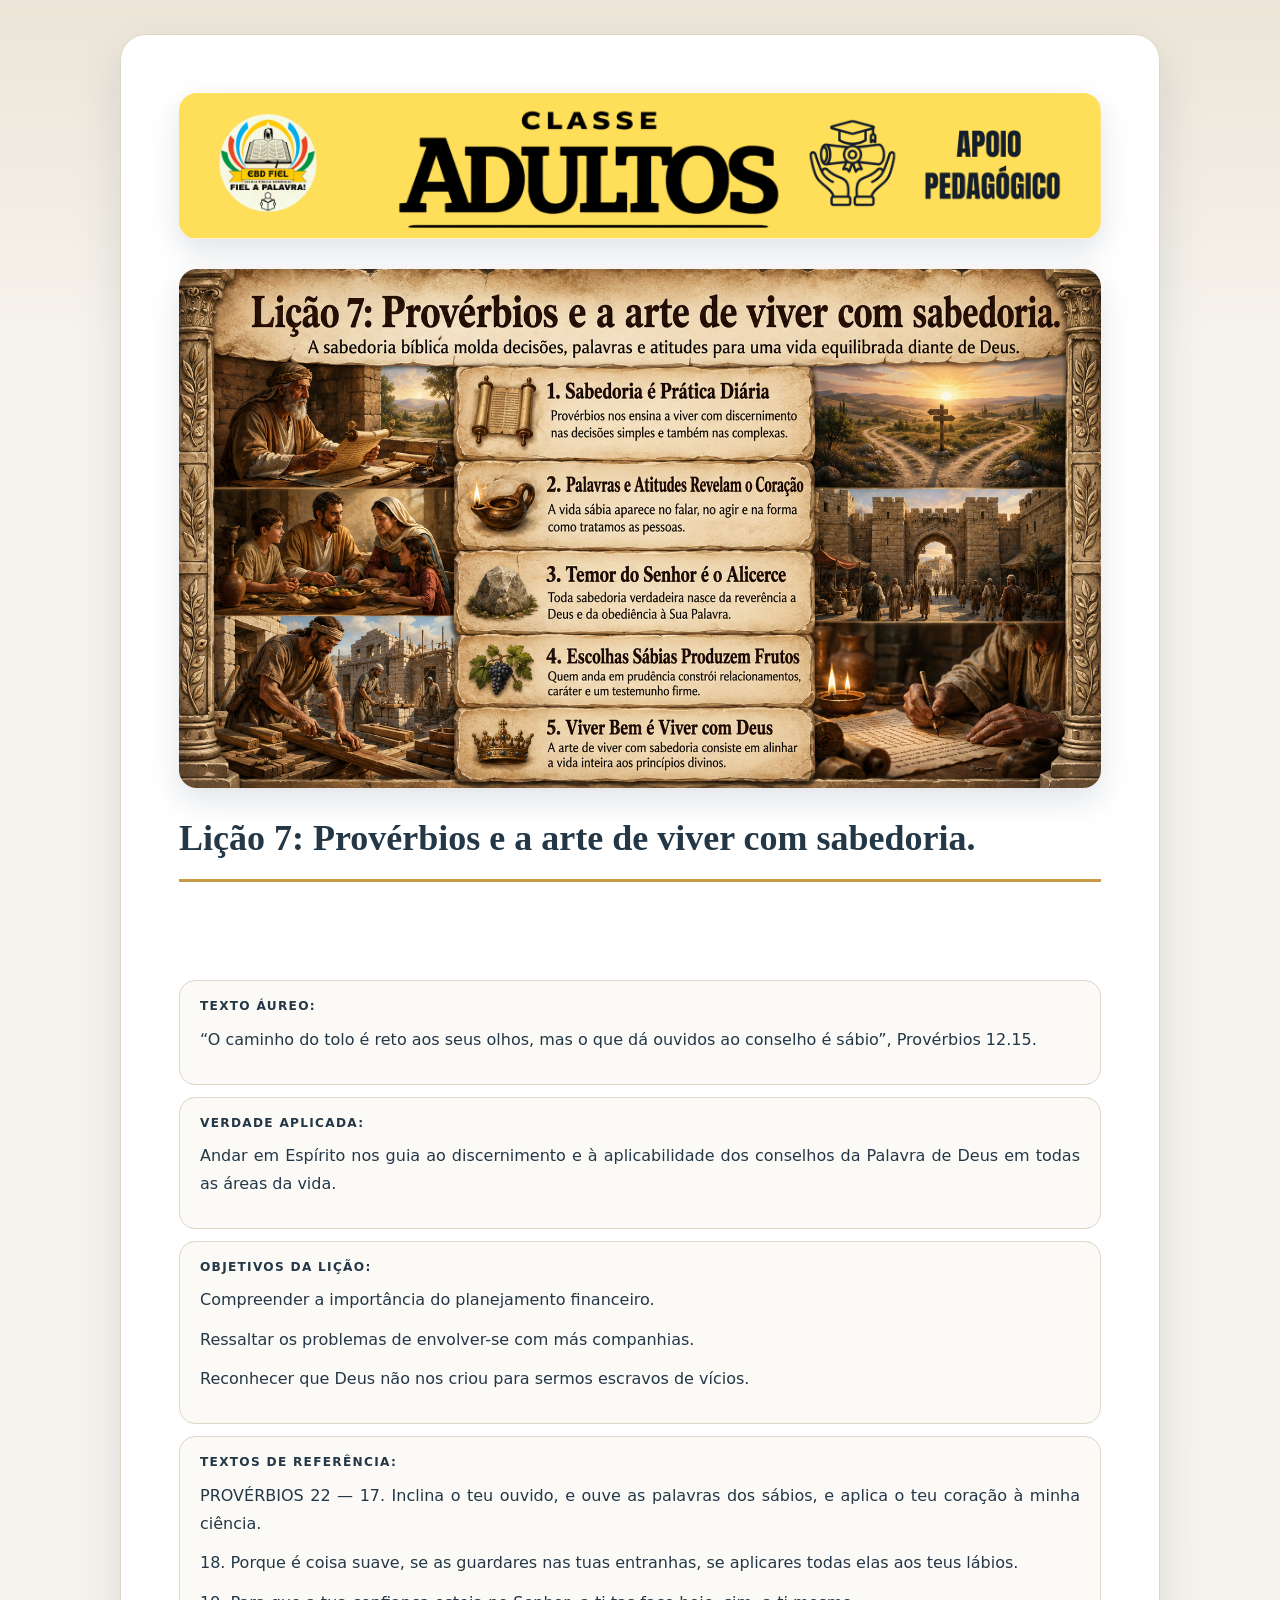
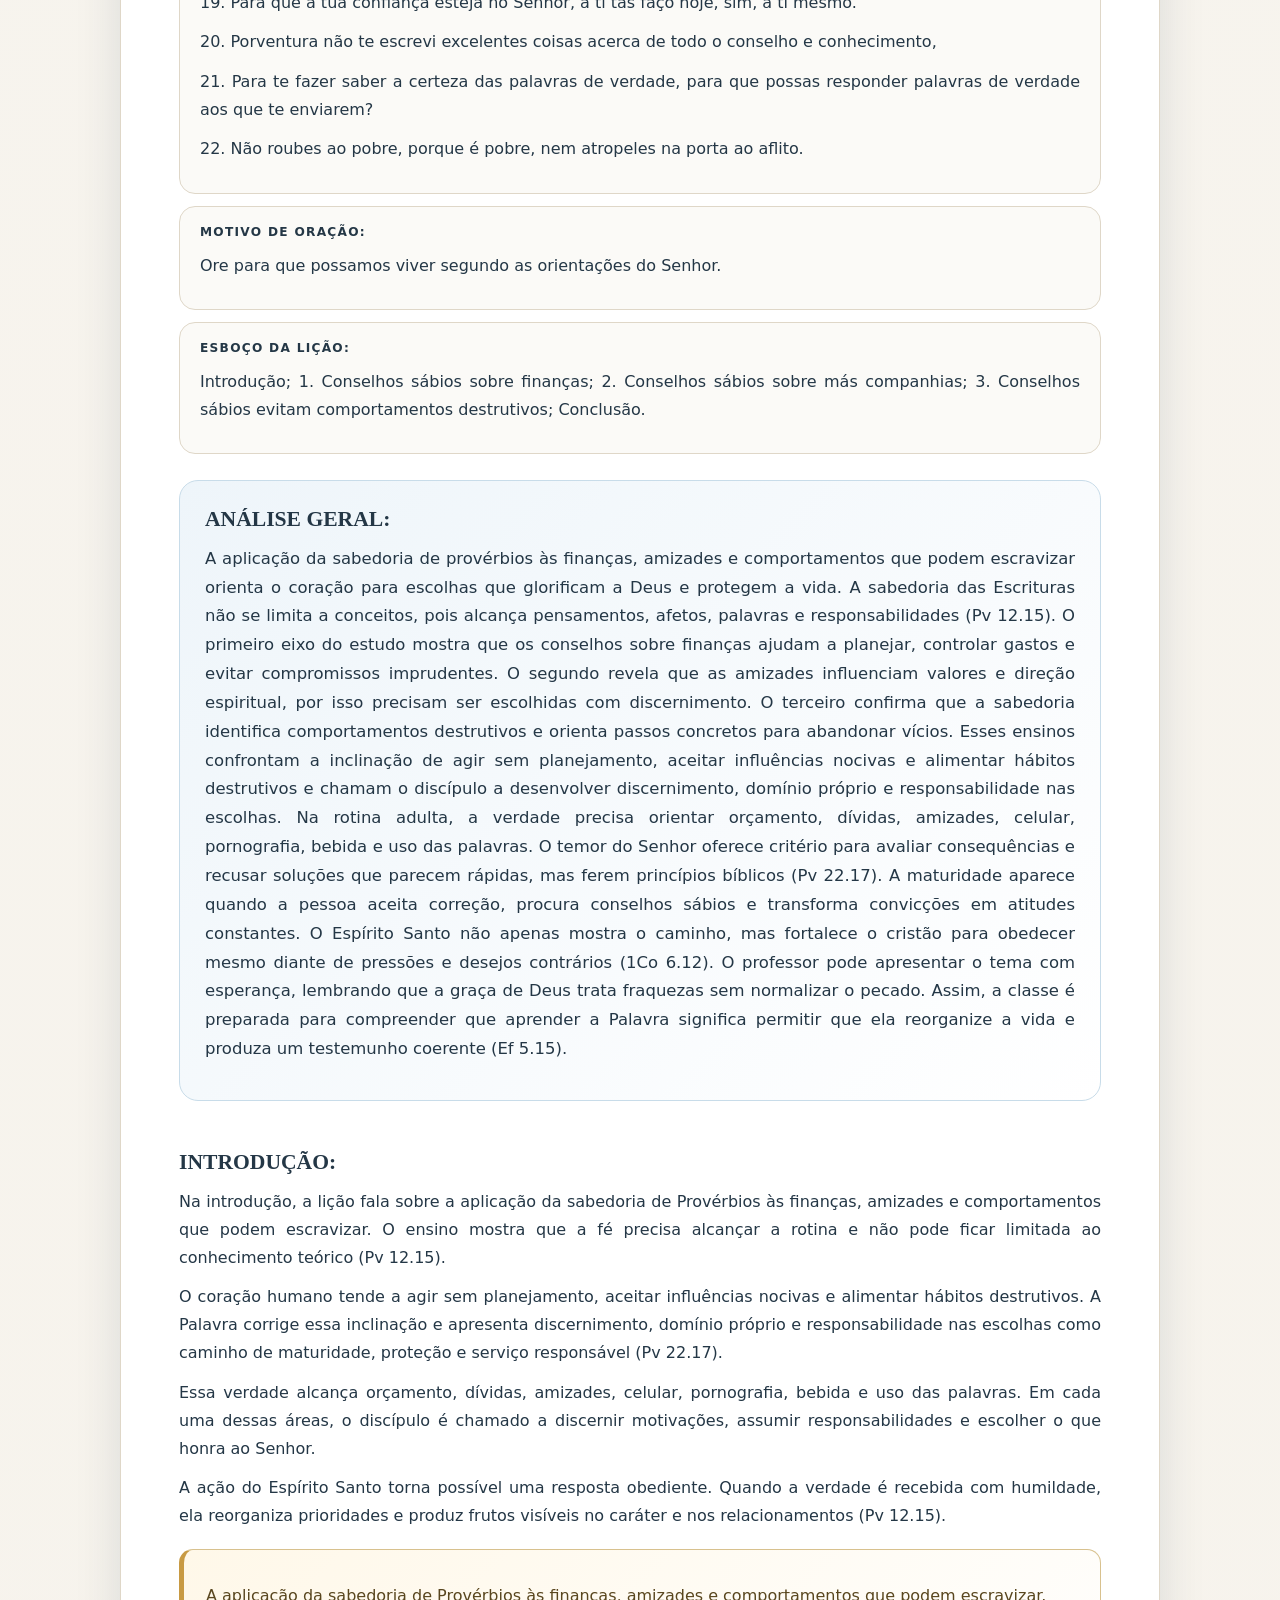
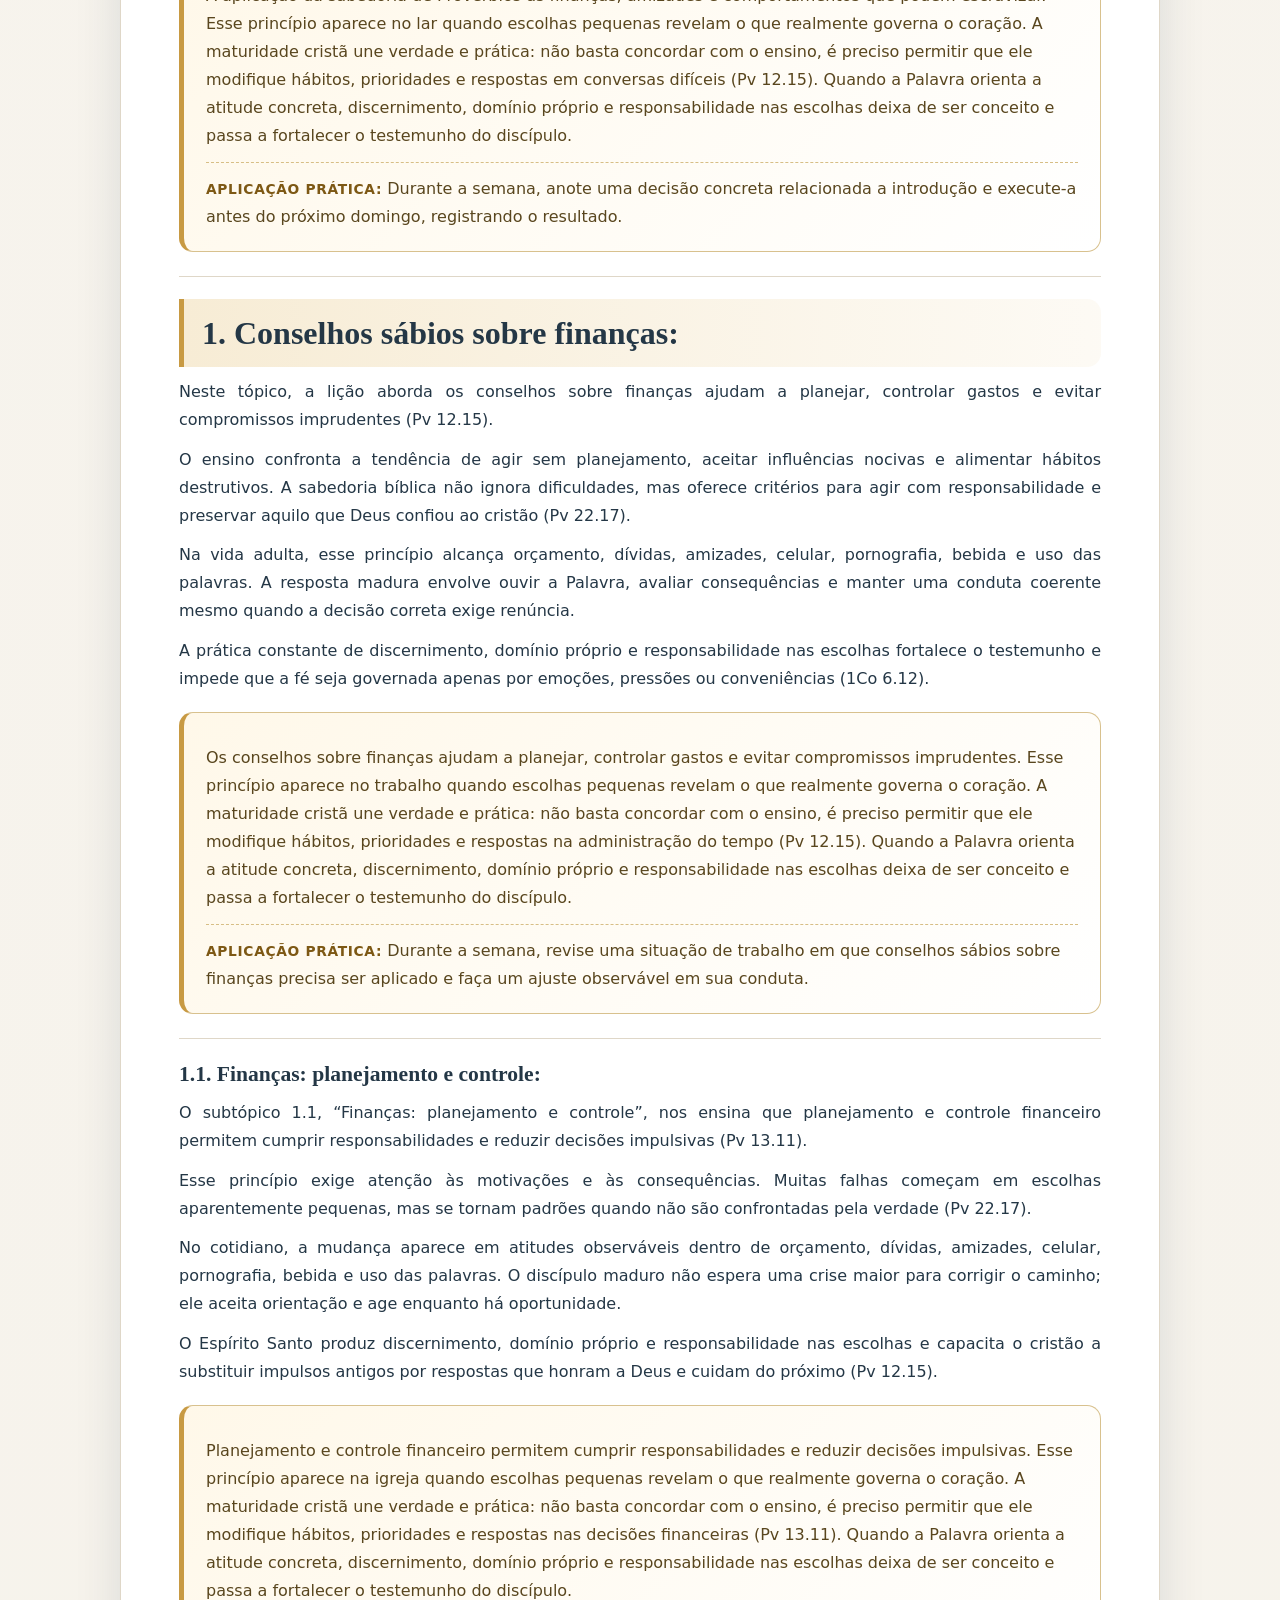
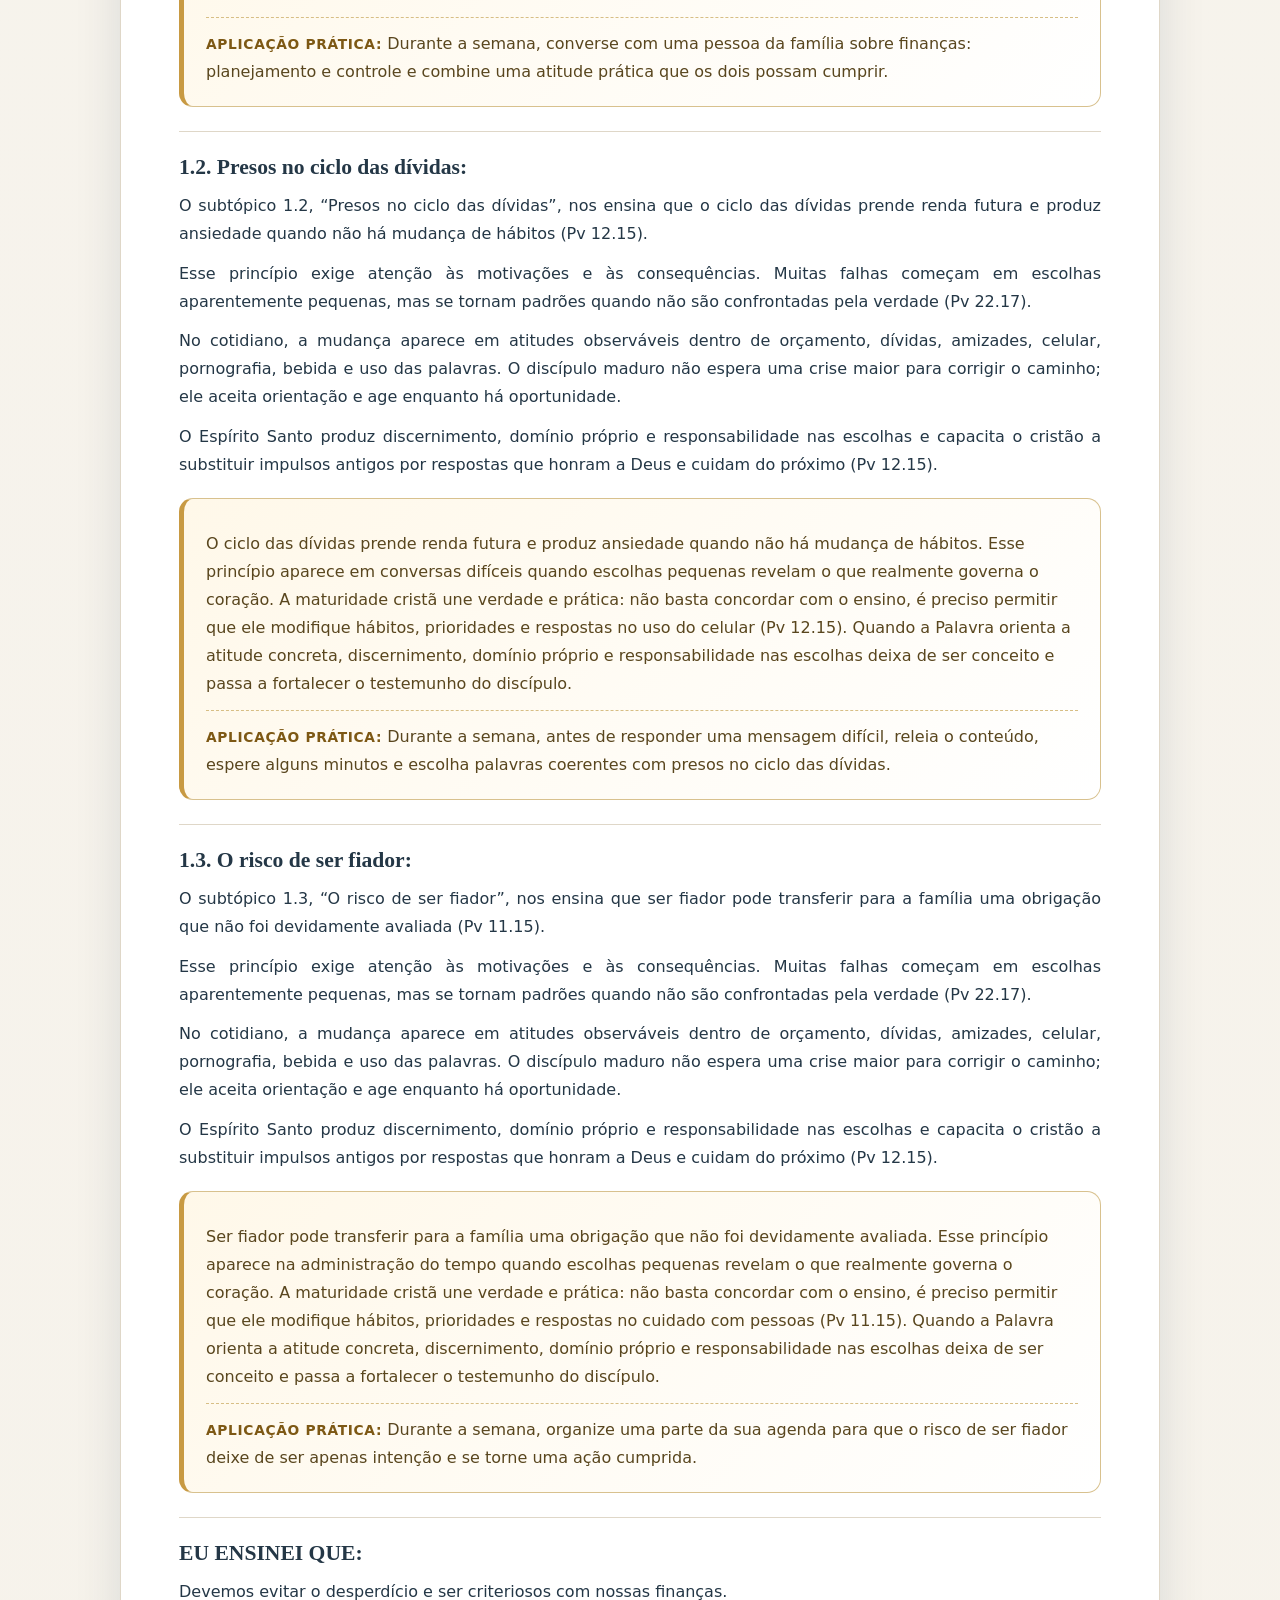
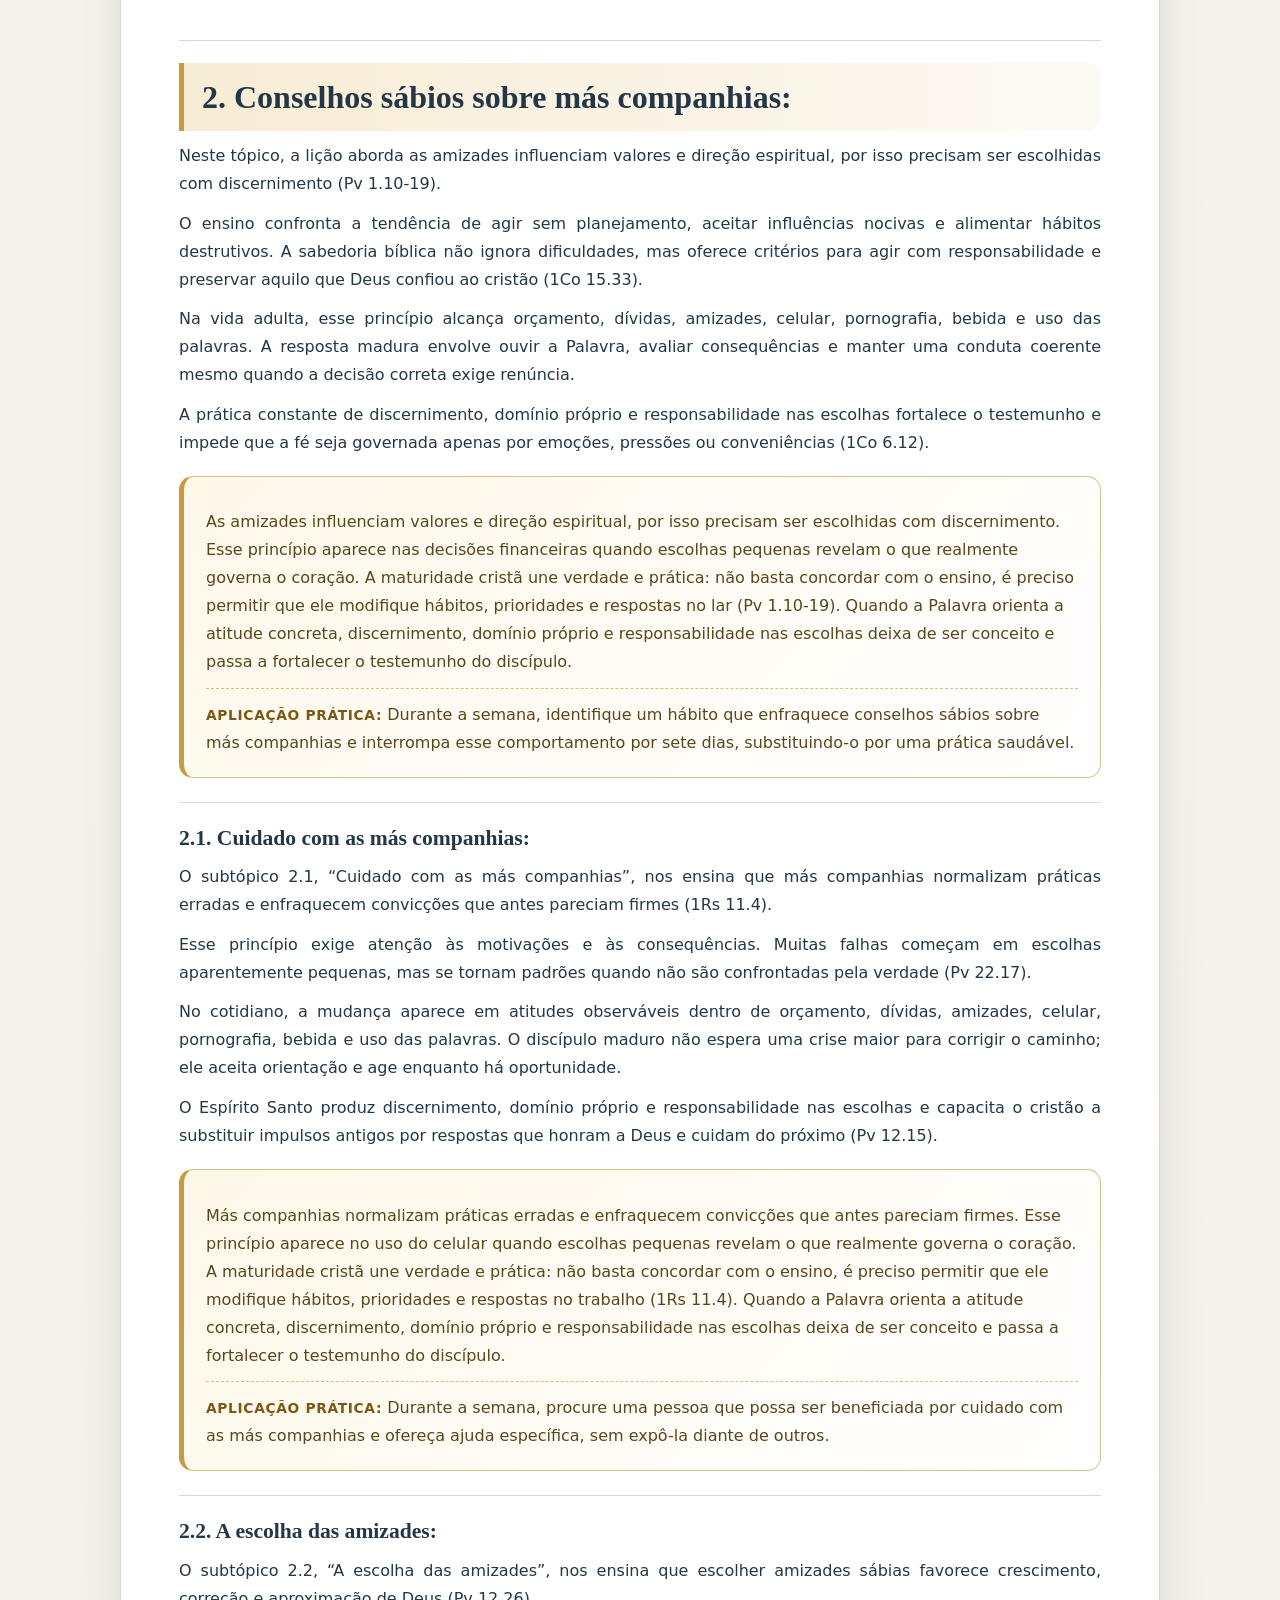
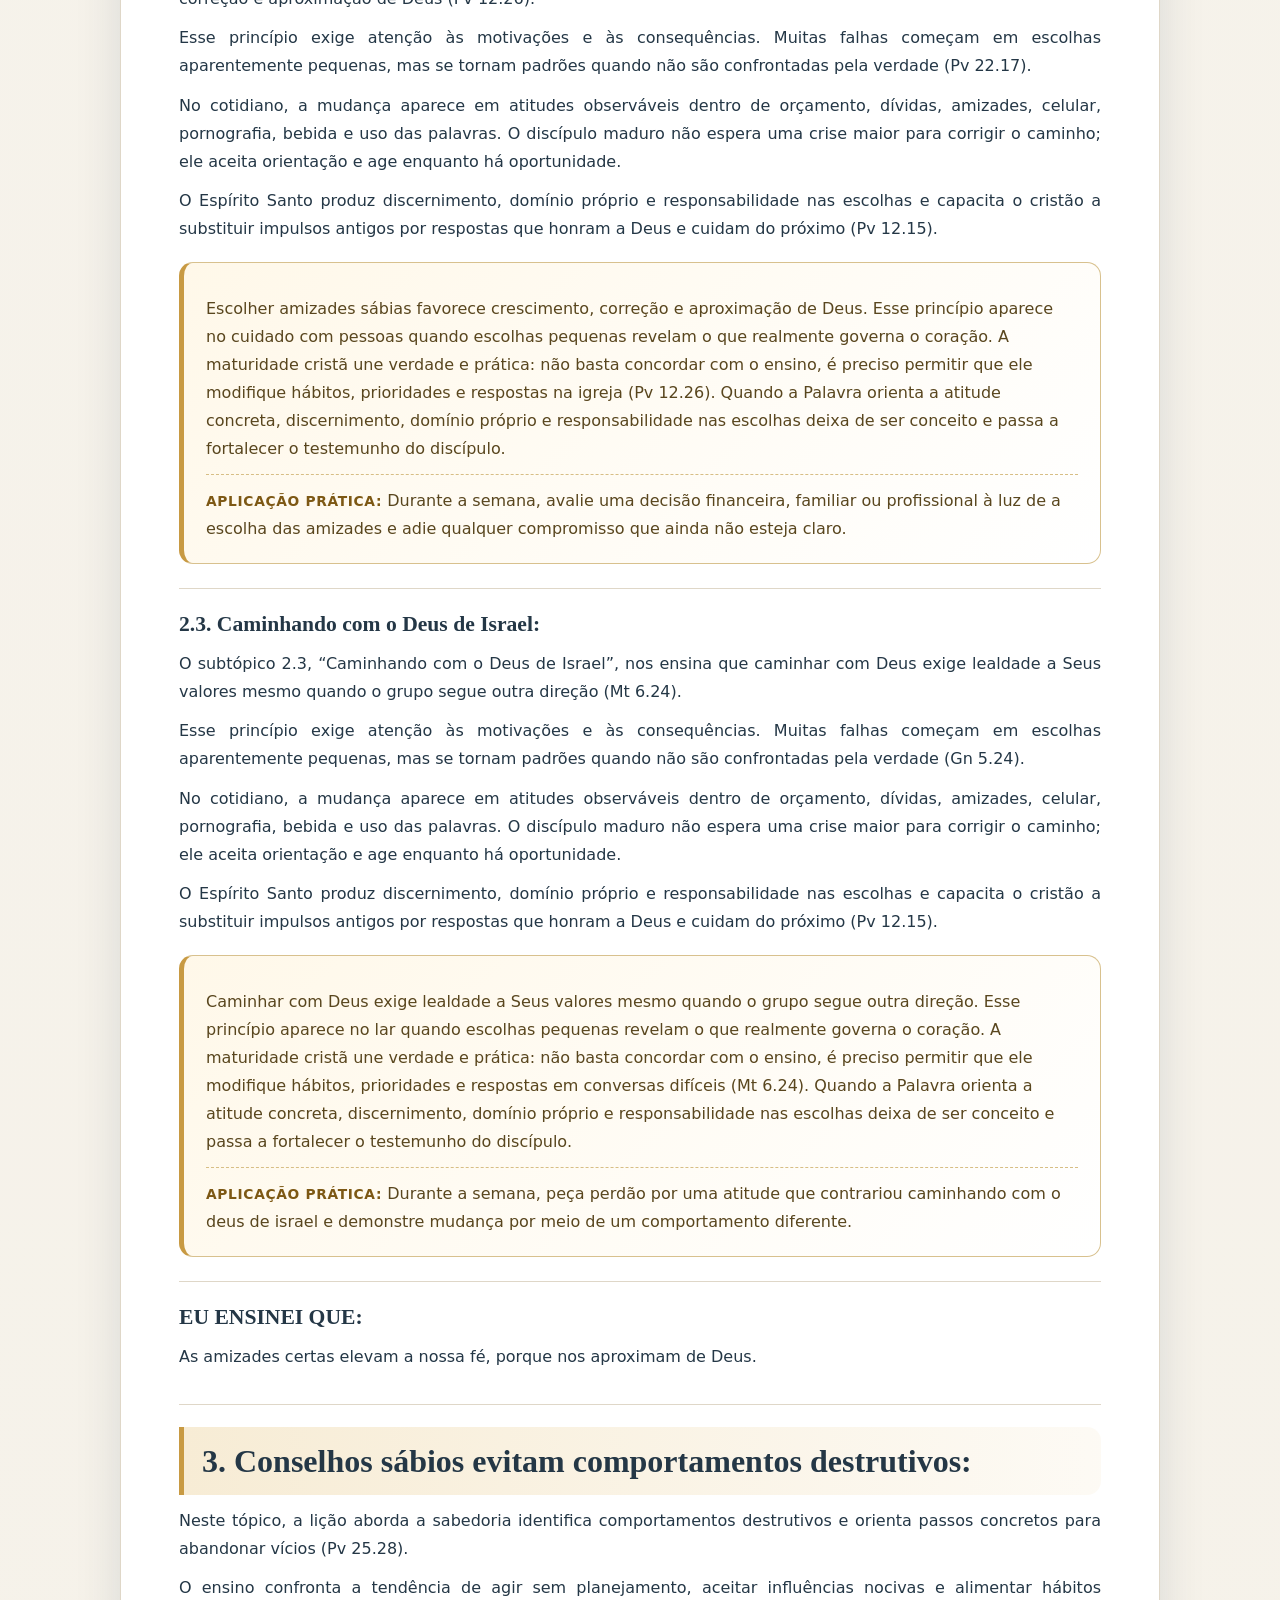
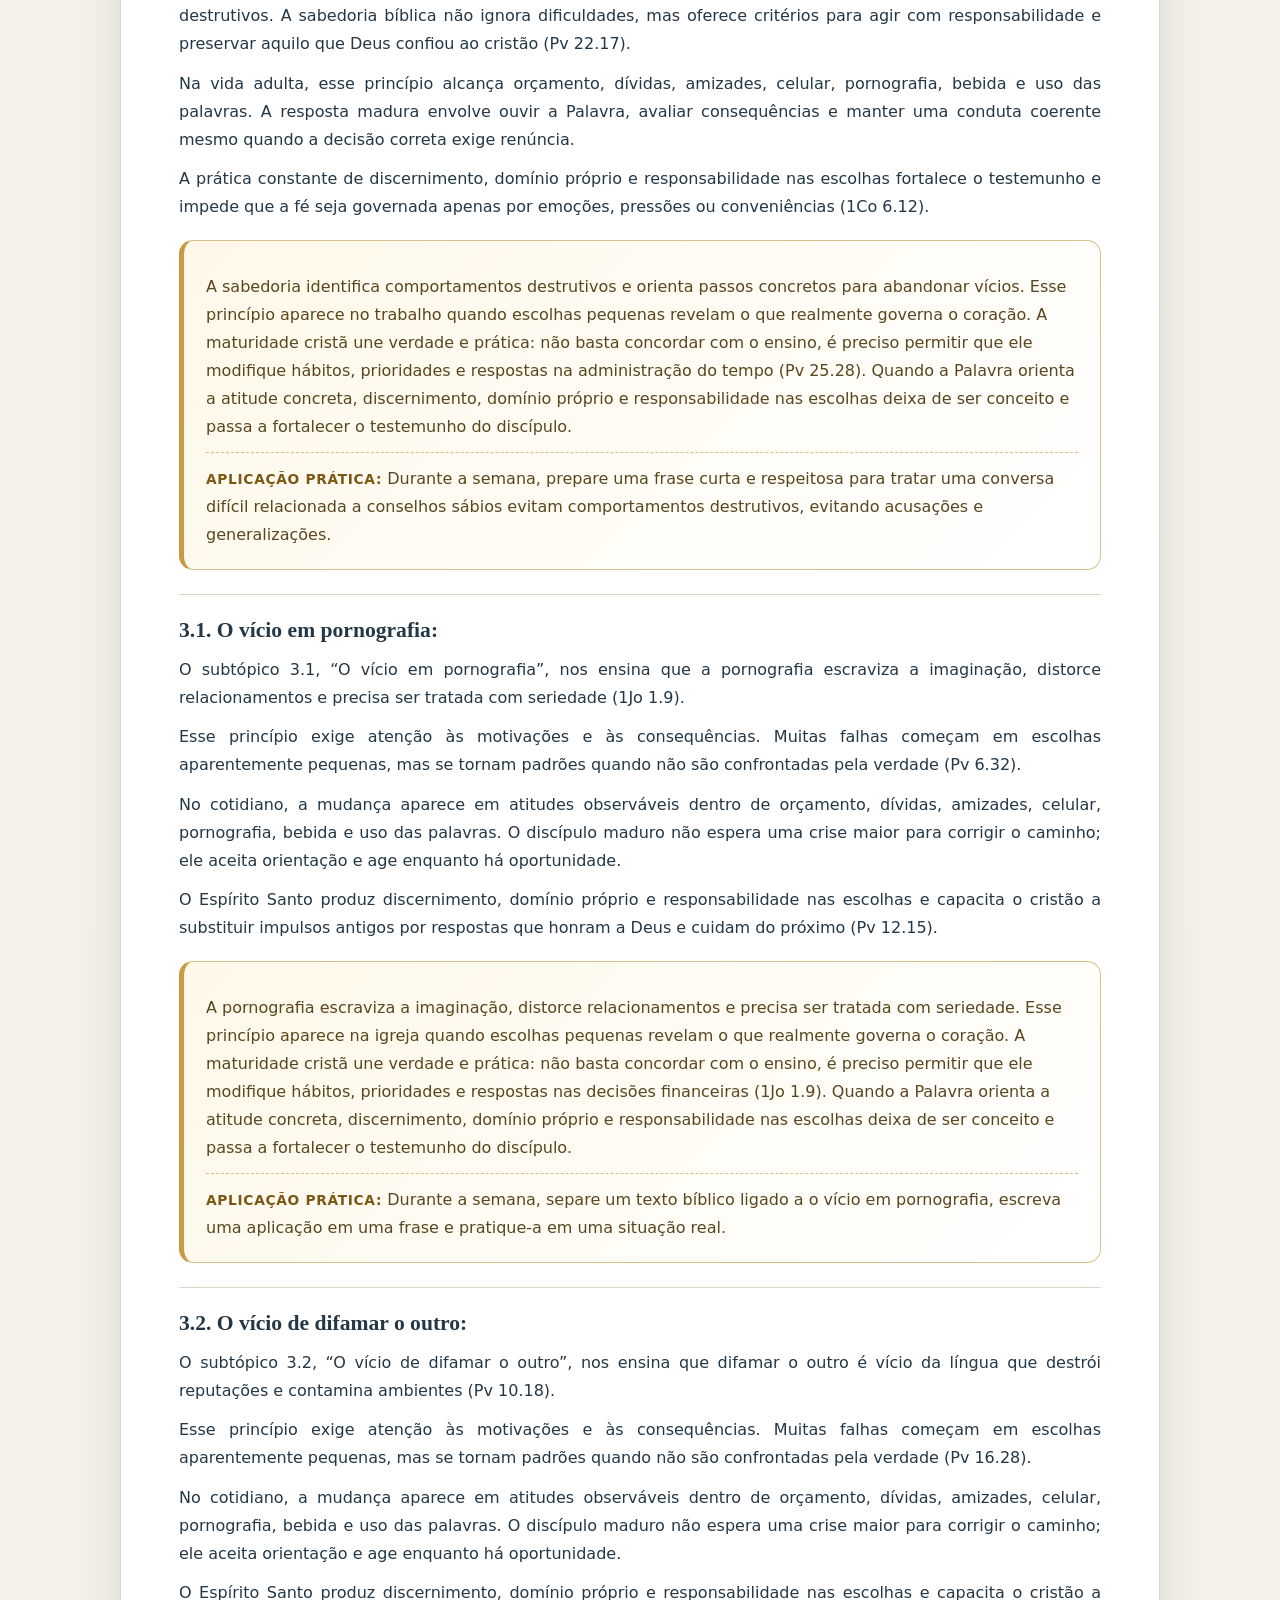
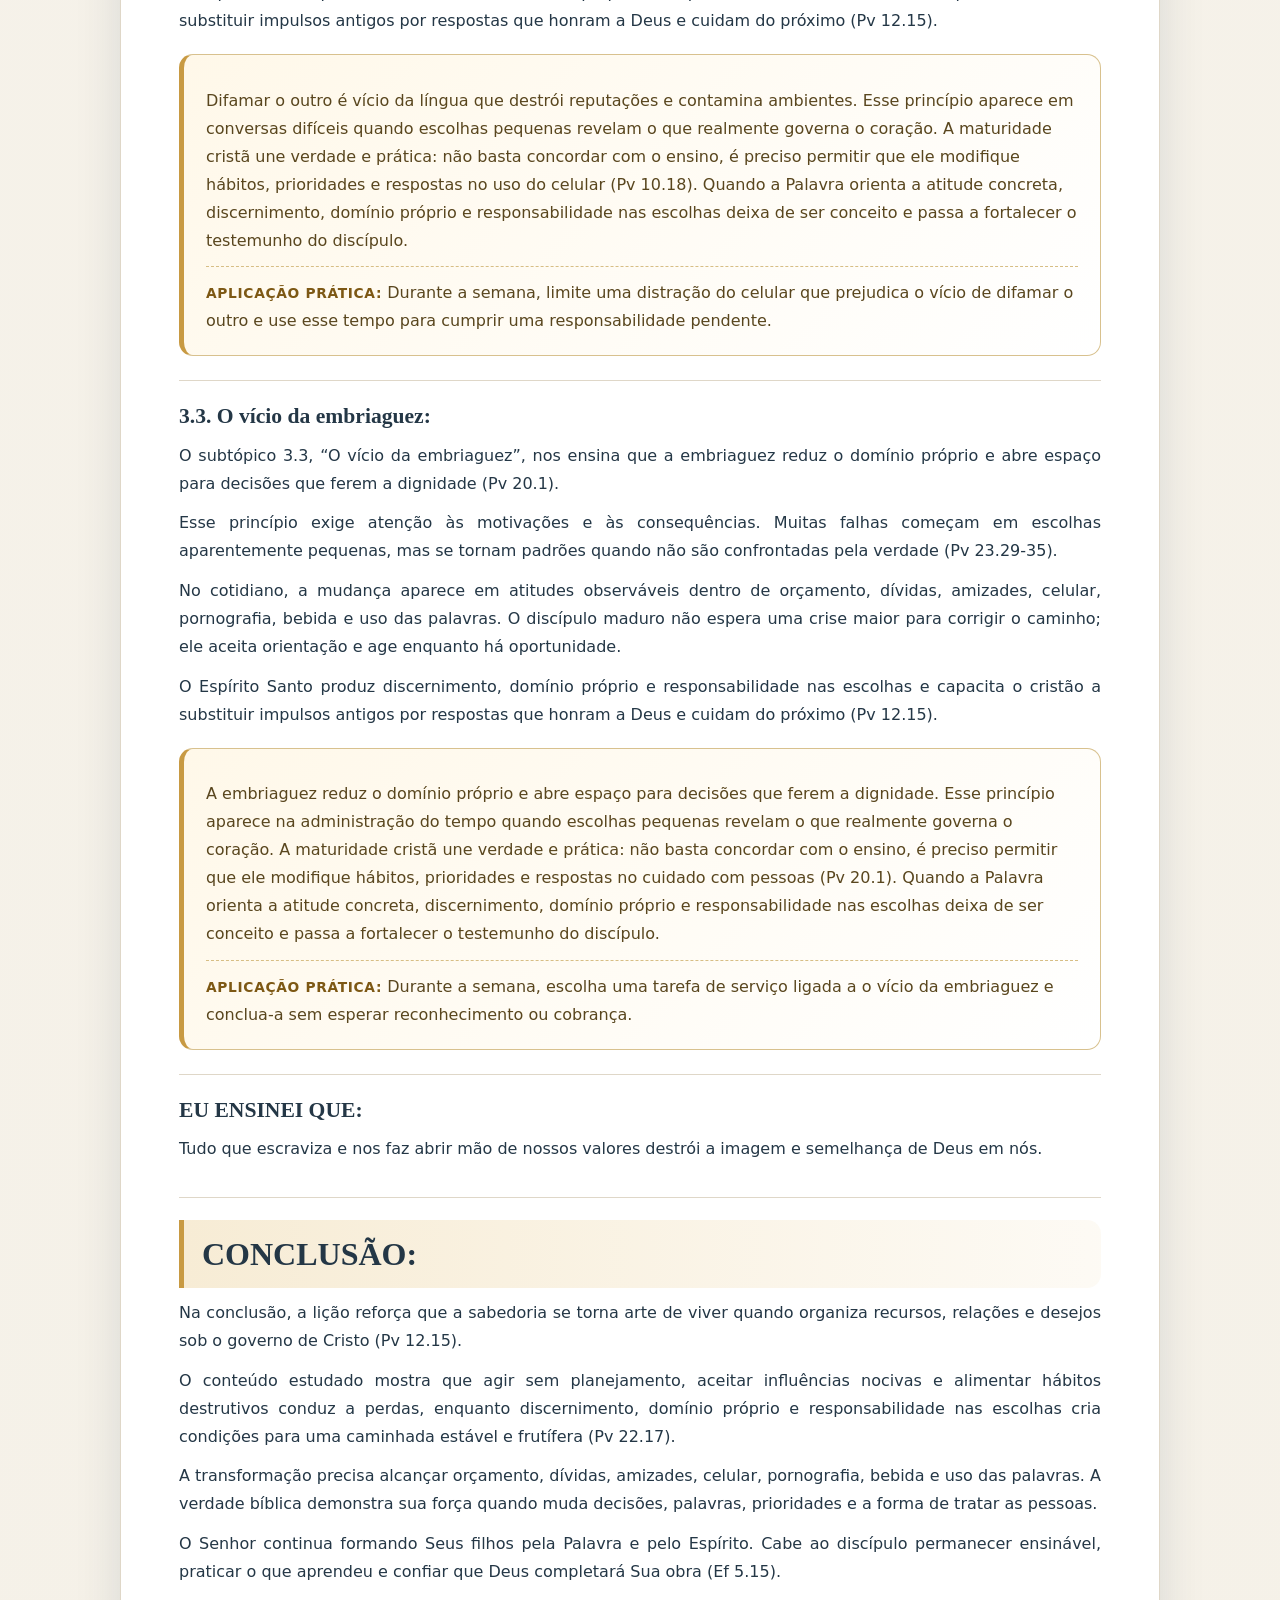
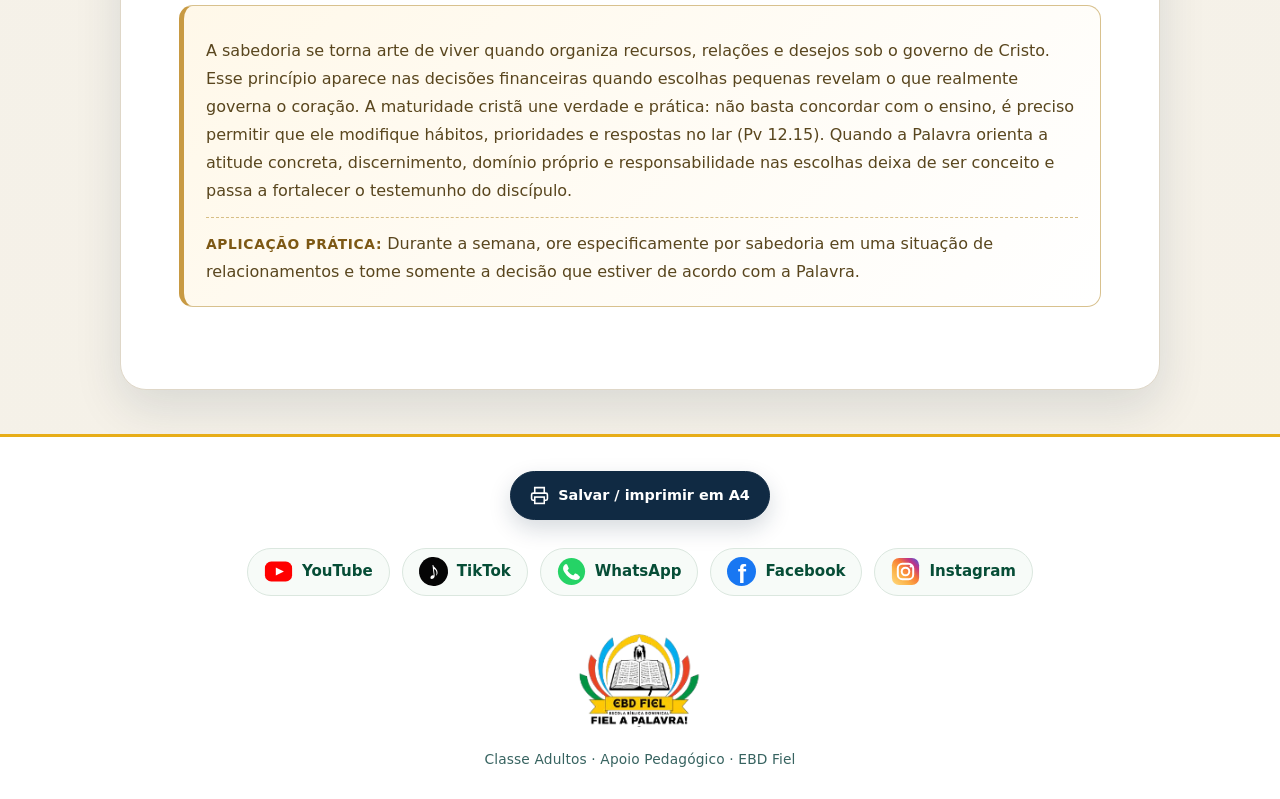
<file: apoio-pedagogico/licao-07-proverbios-e-a-arte-de-viver-com-sabedoria.html>
<!DOCTYPE html>

<html lang="pt-BR">
<head>
<meta charset="utf-8"/>
<meta content="width=device-width, initial-scale=1.0" name="viewport"/>
<title>Lição 7: Provérbios e a arte de viver com sabedoria.</title>

<link href="assets/apoio-pedagogico.css" rel="stylesheet"/><script defer="True" src="assets/apoio-pedagogico.js"></script></head>
<body class="apoio-licao-page">
<div class="licao-container">
<img alt="Topo Classe Adultos Apoio Pedagógico" class="topo-ebd" src="assets/topo-amarelo.png"/>
<img alt="Imagem de abertura da licao-07-proverbios-e-a-arte-de-viver-com-sabedoria" class="imagem-licao" src="assets/licao-07-proverbios-e-a-arte-de-viver-com-sabedoria.png"/>
<h1 class="preto negrito">Lição 7: Provérbios e a arte de viver com sabedoria.</h1>
<br/><br/>
<div class="titulo-com-conteudo">
<h3 class="preto negrito">TEXTO ÁUREO: </h3>
<p class="preto primeiro">“O caminho do tolo é reto aos seus olhos, mas o que dá ouvidos ao conselho é sábio”, Provérbios 12.15.</p>
</div>
<div class="titulo-com-conteudo">
<h3 class="preto negrito">VERDADE APLICADA: </h3>
<p class="preto primeiro">Andar em Espírito nos guia ao discernimento e à aplicabilidade dos conselhos da Palavra de Deus em todas as áreas da vida.</p>
</div>
<div class="titulo-com-conteudo">
<h3 class="preto negrito">OBJETIVOS DA LIÇÃO: </h3>
<p class="preto primeiro">Compreender a importância do planejamento financeiro.</p>
<p class="preto">Ressaltar os problemas de envolver-se com más companhias.</p>
<p class="preto">Reconhecer que Deus não nos criou para sermos escravos de vícios.</p>
</div>
<div class="titulo-com-conteudo">
<h3 class="preto negrito">TEXTOS DE REFERÊNCIA: </h3>
<p class="preto primeiro">PROVÉRBIOS 22 — 17. Inclina o teu ouvido, e ouve as palavras dos sábios, e aplica o teu coração à minha ciência.</p>
<p class="preto">18. Porque é coisa suave, se as guardares nas tuas entranhas, se aplicares todas elas aos teus lábios.</p>
<p class="preto">19. Para que a tua confiança esteja no Senhor, a ti tas faço hoje, sim, a ti mesmo.</p>
<p class="preto">20. Porventura não te escrevi excelentes coisas acerca de todo o conselho e conhecimento,</p>
<p class="preto">21. Para te fazer saber a certeza das palavras de verdade, para que possas responder palavras de verdade aos que te enviarem?</p>
<p class="preto">22. Não roubes ao pobre, porque é pobre, nem atropeles na porta ao aflito.</p>
</div>
<div class="titulo-com-conteudo">
<h3 class="preto negrito">MOTIVO DE ORAÇÃO: </h3>
<p class="preto primeiro">Ore para que possamos viver segundo as orientações do Senhor.</p>
</div>
<div class="titulo-com-conteudo">
<h3 class="preto negrito">ESBOÇO DA LIÇÃO: </h3>
<p class="preto primeiro">Introdução; 1. Conselhos sábios sobre finanças; 2. Conselhos sábios sobre más companhias; 3. Conselhos sábios evitam comportamentos destrutivos; Conclusão.</p>
</div>
<div class="titulo-com-conteudo">
<h3 class="preto negrito">ANÁLISE GERAL: </h3>
<p class="azul italico primeiro analise-geral-texto">A aplicação da sabedoria de provérbios às finanças, amizades e comportamentos que podem escravizar orienta o coração para escolhas que glorificam a Deus e protegem a vida. A sabedoria das Escrituras não se limita a conceitos, pois alcança pensamentos, afetos, palavras e responsabilidades (Pv 12.15). O primeiro eixo do estudo mostra que os conselhos sobre finanças ajudam a planejar, controlar gastos e evitar compromissos imprudentes. O segundo revela que as amizades influenciam valores e direção espiritual, por isso precisam ser escolhidas com discernimento. O terceiro confirma que a sabedoria identifica comportamentos destrutivos e orienta passos concretos para abandonar vícios. Esses ensinos confrontam a inclinação de agir sem planejamento, aceitar influências nocivas e alimentar hábitos destrutivos e chamam o discípulo a desenvolver discernimento, domínio próprio e responsabilidade nas escolhas. Na rotina adulta, a verdade precisa orientar orçamento, dívidas, amizades, celular, pornografia, bebida e uso das palavras. O temor do Senhor oferece critério para avaliar consequências e recusar soluções que parecem rápidas, mas ferem princípios bíblicos (Pv 22.17). A maturidade aparece quando a pessoa aceita correção, procura conselhos sábios e transforma convicções em atitudes constantes. O Espírito Santo não apenas mostra o caminho, mas fortalece o cristão para obedecer mesmo diante de pressões e desejos contrários (1Co 6.12). O professor pode apresentar o tema com esperança, lembrando que a graça de Deus trata fraquezas sem normalizar o pecado. Assim, a classe é preparada para compreender que aprender a Palavra significa permitir que ela reorganize a vida e produza um testemunho coerente (Ef 5.15).</p>
</div>
<div class="titulo-com-conteudo">
<h3 class="preto negrito">INTRODUÇÃO: </h3>
<p class="preto primeiro">Na introdução, a lição fala sobre a aplicação da sabedoria de Provérbios às finanças, amizades e comportamentos que podem escravizar. O ensino mostra que a fé precisa alcançar a rotina e não pode ficar limitada ao conhecimento teórico (Pv 12.15).</p>
<p class="preto">O coração humano tende a agir sem planejamento, aceitar influências nocivas e alimentar hábitos destrutivos. A Palavra corrige essa inclinação e apresenta discernimento, domínio próprio e responsabilidade nas escolhas como caminho de maturidade, proteção e serviço responsável (Pv 22.17).</p>
<p class="preto">Essa verdade alcança orçamento, dívidas, amizades, celular, pornografia, bebida e uso das palavras. Em cada uma dessas áreas, o discípulo é chamado a discernir motivações, assumir responsabilidades e escolher o que honra ao Senhor.</p>
<p class="preto">A ação do Espírito Santo torna possível uma resposta obediente. Quando a verdade é recebida com humildade, ela reorganiza prioridades e produz frutos visíveis no caráter e nos relacionamentos (Pv 12.15).</p>
<div class="apoio-aplicacao">
<p class="azul italico">A aplicação da sabedoria de Provérbios às finanças, amizades e comportamentos que podem escravizar. Esse princípio aparece no lar quando escolhas pequenas revelam o que realmente governa o coração. A maturidade cristã une verdade e prática: não basta concordar com o ensino, é preciso permitir que ele modifique hábitos, prioridades e respostas em conversas difíceis (Pv 12.15). Quando a Palavra orienta a atitude concreta, discernimento, domínio próprio e responsabilidade nas escolhas deixa de ser conceito e passa a fortalecer o testemunho do discípulo.</p>
<p class="azul italico"><span class="negrito">APLICAÇÃO PRÁTICA:</span> Durante a semana, anote uma decisão concreta relacionada a introdução e execute-a antes do próximo domingo, registrando o resultado.</p>
</div>
</div>
<div class="titulo-com-conteudo">
<h2 class="preto negrito">1. Conselhos sábios sobre finanças: </h2>
<p class="preto primeiro">Neste tópico, a lição aborda os conselhos sobre finanças ajudam a planejar, controlar gastos e evitar compromissos imprudentes (Pv 12.15).</p>
<p class="preto">O ensino confronta a tendência de agir sem planejamento, aceitar influências nocivas e alimentar hábitos destrutivos. A sabedoria bíblica não ignora dificuldades, mas oferece critérios para agir com responsabilidade e preservar aquilo que Deus confiou ao cristão (Pv 22.17).</p>
<p class="preto">Na vida adulta, esse princípio alcança orçamento, dívidas, amizades, celular, pornografia, bebida e uso das palavras. A resposta madura envolve ouvir a Palavra, avaliar consequências e manter uma conduta coerente mesmo quando a decisão correta exige renúncia.</p>
<p class="preto">A prática constante de discernimento, domínio próprio e responsabilidade nas escolhas fortalece o testemunho e impede que a fé seja governada apenas por emoções, pressões ou conveniências (1Co 6.12).</p>
<div class="apoio-aplicacao">
<p class="azul italico">Os conselhos sobre finanças ajudam a planejar, controlar gastos e evitar compromissos imprudentes. Esse princípio aparece no trabalho quando escolhas pequenas revelam o que realmente governa o coração. A maturidade cristã une verdade e prática: não basta concordar com o ensino, é preciso permitir que ele modifique hábitos, prioridades e respostas na administração do tempo (Pv 12.15). Quando a Palavra orienta a atitude concreta, discernimento, domínio próprio e responsabilidade nas escolhas deixa de ser conceito e passa a fortalecer o testemunho do discípulo.</p>
<p class="azul italico"><span class="negrito">APLICAÇÃO PRÁTICA:</span> Durante a semana, revise uma situação de trabalho em que conselhos sábios sobre finanças precisa ser aplicado e faça um ajuste observável em sua conduta.</p>
</div>
</div>
<div class="titulo-com-conteudo">
<h3 class="preto negrito">1.1. Finanças: planejamento e controle: </h3>
<p class="preto primeiro">O subtópico 1.1, “Finanças: planejamento e controle”, nos ensina que planejamento e controle financeiro permitem cumprir responsabilidades e reduzir decisões impulsivas (Pv 13.11).</p>
<p class="preto">Esse princípio exige atenção às motivações e às consequências. Muitas falhas começam em escolhas aparentemente pequenas, mas se tornam padrões quando não são confrontadas pela verdade (Pv 22.17).</p>
<p class="preto">No cotidiano, a mudança aparece em atitudes observáveis dentro de orçamento, dívidas, amizades, celular, pornografia, bebida e uso das palavras. O discípulo maduro não espera uma crise maior para corrigir o caminho; ele aceita orientação e age enquanto há oportunidade.</p>
<p class="preto">O Espírito Santo produz discernimento, domínio próprio e responsabilidade nas escolhas e capacita o cristão a substituir impulsos antigos por respostas que honram a Deus e cuidam do próximo (Pv 12.15).</p>
<div class="apoio-aplicacao">
<p class="azul italico">Planejamento e controle financeiro permitem cumprir responsabilidades e reduzir decisões impulsivas. Esse princípio aparece na igreja quando escolhas pequenas revelam o que realmente governa o coração. A maturidade cristã une verdade e prática: não basta concordar com o ensino, é preciso permitir que ele modifique hábitos, prioridades e respostas nas decisões financeiras (Pv 13.11). Quando a Palavra orienta a atitude concreta, discernimento, domínio próprio e responsabilidade nas escolhas deixa de ser conceito e passa a fortalecer o testemunho do discípulo.</p>
<p class="azul italico"><span class="negrito">APLICAÇÃO PRÁTICA:</span> Durante a semana, converse com uma pessoa da família sobre finanças: planejamento e controle e combine uma atitude prática que os dois possam cumprir.</p>
</div>
</div>
<div class="titulo-com-conteudo">
<h3 class="preto negrito">1.2. Presos no ciclo das dívidas: </h3>
<p class="preto primeiro">O subtópico 1.2, “Presos no ciclo das dívidas”, nos ensina que o ciclo das dívidas prende renda futura e produz ansiedade quando não há mudança de hábitos (Pv 12.15).</p>
<p class="preto">Esse princípio exige atenção às motivações e às consequências. Muitas falhas começam em escolhas aparentemente pequenas, mas se tornam padrões quando não são confrontadas pela verdade (Pv 22.17).</p>
<p class="preto">No cotidiano, a mudança aparece em atitudes observáveis dentro de orçamento, dívidas, amizades, celular, pornografia, bebida e uso das palavras. O discípulo maduro não espera uma crise maior para corrigir o caminho; ele aceita orientação e age enquanto há oportunidade.</p>
<p class="preto">O Espírito Santo produz discernimento, domínio próprio e responsabilidade nas escolhas e capacita o cristão a substituir impulsos antigos por respostas que honram a Deus e cuidam do próximo (Pv 12.15).</p>
<div class="apoio-aplicacao">
<p class="azul italico">O ciclo das dívidas prende renda futura e produz ansiedade quando não há mudança de hábitos. Esse princípio aparece em conversas difíceis quando escolhas pequenas revelam o que realmente governa o coração. A maturidade cristã une verdade e prática: não basta concordar com o ensino, é preciso permitir que ele modifique hábitos, prioridades e respostas no uso do celular (Pv 12.15). Quando a Palavra orienta a atitude concreta, discernimento, domínio próprio e responsabilidade nas escolhas deixa de ser conceito e passa a fortalecer o testemunho do discípulo.</p>
<p class="azul italico"><span class="negrito">APLICAÇÃO PRÁTICA:</span> Durante a semana, antes de responder uma mensagem difícil, releia o conteúdo, espere alguns minutos e escolha palavras coerentes com presos no ciclo das dívidas.</p>
</div>
</div>
<div class="titulo-com-conteudo">
<h3 class="preto negrito">1.3. O risco de ser fiador: </h3>
<p class="preto primeiro">O subtópico 1.3, “O risco de ser fiador”, nos ensina que ser fiador pode transferir para a família uma obrigação que não foi devidamente avaliada (Pv 11.15).</p>
<p class="preto">Esse princípio exige atenção às motivações e às consequências. Muitas falhas começam em escolhas aparentemente pequenas, mas se tornam padrões quando não são confrontadas pela verdade (Pv 22.17).</p>
<p class="preto">No cotidiano, a mudança aparece em atitudes observáveis dentro de orçamento, dívidas, amizades, celular, pornografia, bebida e uso das palavras. O discípulo maduro não espera uma crise maior para corrigir o caminho; ele aceita orientação e age enquanto há oportunidade.</p>
<p class="preto">O Espírito Santo produz discernimento, domínio próprio e responsabilidade nas escolhas e capacita o cristão a substituir impulsos antigos por respostas que honram a Deus e cuidam do próximo (Pv 12.15).</p>
<div class="apoio-aplicacao">
<p class="azul italico">Ser fiador pode transferir para a família uma obrigação que não foi devidamente avaliada. Esse princípio aparece na administração do tempo quando escolhas pequenas revelam o que realmente governa o coração. A maturidade cristã une verdade e prática: não basta concordar com o ensino, é preciso permitir que ele modifique hábitos, prioridades e respostas no cuidado com pessoas (Pv 11.15). Quando a Palavra orienta a atitude concreta, discernimento, domínio próprio e responsabilidade nas escolhas deixa de ser conceito e passa a fortalecer o testemunho do discípulo.</p>
<p class="azul italico"><span class="negrito">APLICAÇÃO PRÁTICA:</span> Durante a semana, organize uma parte da sua agenda para que o risco de ser fiador deixe de ser apenas intenção e se torne uma ação cumprida.</p>
</div>
</div>
<div class="titulo-com-conteudo">
<h3 class="preto negrito">EU ENSINEI QUE: </h3>
<p class="preto primeiro">Devemos evitar o desperdício e ser criteriosos com nossas finanças.</p>
</div>
<div class="titulo-com-conteudo">
<h2 class="preto negrito">2. Conselhos sábios sobre más companhias: </h2>
<p class="preto primeiro">Neste tópico, a lição aborda as amizades influenciam valores e direção espiritual, por isso precisam ser escolhidas com discernimento (Pv 1.10-19).</p>
<p class="preto">O ensino confronta a tendência de agir sem planejamento, aceitar influências nocivas e alimentar hábitos destrutivos. A sabedoria bíblica não ignora dificuldades, mas oferece critérios para agir com responsabilidade e preservar aquilo que Deus confiou ao cristão (1Co 15.33).</p>
<p class="preto">Na vida adulta, esse princípio alcança orçamento, dívidas, amizades, celular, pornografia, bebida e uso das palavras. A resposta madura envolve ouvir a Palavra, avaliar consequências e manter uma conduta coerente mesmo quando a decisão correta exige renúncia.</p>
<p class="preto">A prática constante de discernimento, domínio próprio e responsabilidade nas escolhas fortalece o testemunho e impede que a fé seja governada apenas por emoções, pressões ou conveniências (1Co 6.12).</p>
<div class="apoio-aplicacao">
<p class="azul italico">As amizades influenciam valores e direção espiritual, por isso precisam ser escolhidas com discernimento. Esse princípio aparece nas decisões financeiras quando escolhas pequenas revelam o que realmente governa o coração. A maturidade cristã une verdade e prática: não basta concordar com o ensino, é preciso permitir que ele modifique hábitos, prioridades e respostas no lar (Pv 1.10-19). Quando a Palavra orienta a atitude concreta, discernimento, domínio próprio e responsabilidade nas escolhas deixa de ser conceito e passa a fortalecer o testemunho do discípulo.</p>
<p class="azul italico"><span class="negrito">APLICAÇÃO PRÁTICA:</span> Durante a semana, identifique um hábito que enfraquece conselhos sábios sobre más companhias e interrompa esse comportamento por sete dias, substituindo-o por uma prática saudável.</p>
</div>
</div>
<div class="titulo-com-conteudo">
<h3 class="preto negrito">2.1. Cuidado com as más companhias: </h3>
<p class="preto primeiro">O subtópico 2.1, “Cuidado com as más companhias”, nos ensina que más companhias normalizam práticas erradas e enfraquecem convicções que antes pareciam firmes (1Rs 11.4).</p>
<p class="preto">Esse princípio exige atenção às motivações e às consequências. Muitas falhas começam em escolhas aparentemente pequenas, mas se tornam padrões quando não são confrontadas pela verdade (Pv 22.17).</p>
<p class="preto">No cotidiano, a mudança aparece em atitudes observáveis dentro de orçamento, dívidas, amizades, celular, pornografia, bebida e uso das palavras. O discípulo maduro não espera uma crise maior para corrigir o caminho; ele aceita orientação e age enquanto há oportunidade.</p>
<p class="preto">O Espírito Santo produz discernimento, domínio próprio e responsabilidade nas escolhas e capacita o cristão a substituir impulsos antigos por respostas que honram a Deus e cuidam do próximo (Pv 12.15).</p>
<div class="apoio-aplicacao">
<p class="azul italico">Más companhias normalizam práticas erradas e enfraquecem convicções que antes pareciam firmes. Esse princípio aparece no uso do celular quando escolhas pequenas revelam o que realmente governa o coração. A maturidade cristã une verdade e prática: não basta concordar com o ensino, é preciso permitir que ele modifique hábitos, prioridades e respostas no trabalho (1Rs 11.4). Quando a Palavra orienta a atitude concreta, discernimento, domínio próprio e responsabilidade nas escolhas deixa de ser conceito e passa a fortalecer o testemunho do discípulo.</p>
<p class="azul italico"><span class="negrito">APLICAÇÃO PRÁTICA:</span> Durante a semana, procure uma pessoa que possa ser beneficiada por cuidado com as más companhias e ofereça ajuda específica, sem expô-la diante de outros.</p>
</div>
</div>
<div class="titulo-com-conteudo">
<h3 class="preto negrito">2.2. A escolha das amizades: </h3>
<p class="preto primeiro">O subtópico 2.2, “A escolha das amizades”, nos ensina que escolher amizades sábias favorece crescimento, correção e aproximação de Deus (Pv 12.26).</p>
<p class="preto">Esse princípio exige atenção às motivações e às consequências. Muitas falhas começam em escolhas aparentemente pequenas, mas se tornam padrões quando não são confrontadas pela verdade (Pv 22.17).</p>
<p class="preto">No cotidiano, a mudança aparece em atitudes observáveis dentro de orçamento, dívidas, amizades, celular, pornografia, bebida e uso das palavras. O discípulo maduro não espera uma crise maior para corrigir o caminho; ele aceita orientação e age enquanto há oportunidade.</p>
<p class="preto">O Espírito Santo produz discernimento, domínio próprio e responsabilidade nas escolhas e capacita o cristão a substituir impulsos antigos por respostas que honram a Deus e cuidam do próximo (Pv 12.15).</p>
<div class="apoio-aplicacao">
<p class="azul italico">Escolher amizades sábias favorece crescimento, correção e aproximação de Deus. Esse princípio aparece no cuidado com pessoas quando escolhas pequenas revelam o que realmente governa o coração. A maturidade cristã une verdade e prática: não basta concordar com o ensino, é preciso permitir que ele modifique hábitos, prioridades e respostas na igreja (Pv 12.26). Quando a Palavra orienta a atitude concreta, discernimento, domínio próprio e responsabilidade nas escolhas deixa de ser conceito e passa a fortalecer o testemunho do discípulo.</p>
<p class="azul italico"><span class="negrito">APLICAÇÃO PRÁTICA:</span> Durante a semana, avalie uma decisão financeira, familiar ou profissional à luz de a escolha das amizades e adie qualquer compromisso que ainda não esteja claro.</p>
</div>
</div>
<div class="titulo-com-conteudo">
<h3 class="preto negrito">2.3. Caminhando com o Deus de Israel: </h3>
<p class="preto primeiro">O subtópico 2.3, “Caminhando com o Deus de Israel”, nos ensina que caminhar com Deus exige lealdade a Seus valores mesmo quando o grupo segue outra direção (Mt 6.24).</p>
<p class="preto">Esse princípio exige atenção às motivações e às consequências. Muitas falhas começam em escolhas aparentemente pequenas, mas se tornam padrões quando não são confrontadas pela verdade (Gn 5.24).</p>
<p class="preto">No cotidiano, a mudança aparece em atitudes observáveis dentro de orçamento, dívidas, amizades, celular, pornografia, bebida e uso das palavras. O discípulo maduro não espera uma crise maior para corrigir o caminho; ele aceita orientação e age enquanto há oportunidade.</p>
<p class="preto">O Espírito Santo produz discernimento, domínio próprio e responsabilidade nas escolhas e capacita o cristão a substituir impulsos antigos por respostas que honram a Deus e cuidam do próximo (Pv 12.15).</p>
<div class="apoio-aplicacao">
<p class="azul italico">Caminhar com Deus exige lealdade a Seus valores mesmo quando o grupo segue outra direção. Esse princípio aparece no lar quando escolhas pequenas revelam o que realmente governa o coração. A maturidade cristã une verdade e prática: não basta concordar com o ensino, é preciso permitir que ele modifique hábitos, prioridades e respostas em conversas difíceis (Mt 6.24). Quando a Palavra orienta a atitude concreta, discernimento, domínio próprio e responsabilidade nas escolhas deixa de ser conceito e passa a fortalecer o testemunho do discípulo.</p>
<p class="azul italico"><span class="negrito">APLICAÇÃO PRÁTICA:</span> Durante a semana, peça perdão por uma atitude que contrariou caminhando com o deus de israel e demonstre mudança por meio de um comportamento diferente.</p>
</div>
</div>
<div class="titulo-com-conteudo">
<h3 class="preto negrito">EU ENSINEI QUE: </h3>
<p class="preto primeiro">As amizades certas elevam a nossa fé, porque nos aproximam de Deus.</p>
</div>
<div class="titulo-com-conteudo">
<h2 class="preto negrito">3. Conselhos sábios evitam comportamentos destrutivos: </h2>
<p class="preto primeiro">Neste tópico, a lição aborda a sabedoria identifica comportamentos destrutivos e orienta passos concretos para abandonar vícios (Pv 25.28).</p>
<p class="preto">O ensino confronta a tendência de agir sem planejamento, aceitar influências nocivas e alimentar hábitos destrutivos. A sabedoria bíblica não ignora dificuldades, mas oferece critérios para agir com responsabilidade e preservar aquilo que Deus confiou ao cristão (Pv 22.17).</p>
<p class="preto">Na vida adulta, esse princípio alcança orçamento, dívidas, amizades, celular, pornografia, bebida e uso das palavras. A resposta madura envolve ouvir a Palavra, avaliar consequências e manter uma conduta coerente mesmo quando a decisão correta exige renúncia.</p>
<p class="preto">A prática constante de discernimento, domínio próprio e responsabilidade nas escolhas fortalece o testemunho e impede que a fé seja governada apenas por emoções, pressões ou conveniências (1Co 6.12).</p>
<div class="apoio-aplicacao">
<p class="azul italico">A sabedoria identifica comportamentos destrutivos e orienta passos concretos para abandonar vícios. Esse princípio aparece no trabalho quando escolhas pequenas revelam o que realmente governa o coração. A maturidade cristã une verdade e prática: não basta concordar com o ensino, é preciso permitir que ele modifique hábitos, prioridades e respostas na administração do tempo (Pv 25.28). Quando a Palavra orienta a atitude concreta, discernimento, domínio próprio e responsabilidade nas escolhas deixa de ser conceito e passa a fortalecer o testemunho do discípulo.</p>
<p class="azul italico"><span class="negrito">APLICAÇÃO PRÁTICA:</span> Durante a semana, prepare uma frase curta e respeitosa para tratar uma conversa difícil relacionada a conselhos sábios evitam comportamentos destrutivos, evitando acusações e generalizações.</p>
</div>
</div>
<div class="titulo-com-conteudo">
<h3 class="preto negrito">3.1. O vício em pornografia: </h3>
<p class="preto primeiro">O subtópico 3.1, “O vício em pornografia”, nos ensina que a pornografia escraviza a imaginação, distorce relacionamentos e precisa ser tratada com seriedade (1Jo 1.9).</p>
<p class="preto">Esse princípio exige atenção às motivações e às consequências. Muitas falhas começam em escolhas aparentemente pequenas, mas se tornam padrões quando não são confrontadas pela verdade (Pv 6.32).</p>
<p class="preto">No cotidiano, a mudança aparece em atitudes observáveis dentro de orçamento, dívidas, amizades, celular, pornografia, bebida e uso das palavras. O discípulo maduro não espera uma crise maior para corrigir o caminho; ele aceita orientação e age enquanto há oportunidade.</p>
<p class="preto">O Espírito Santo produz discernimento, domínio próprio e responsabilidade nas escolhas e capacita o cristão a substituir impulsos antigos por respostas que honram a Deus e cuidam do próximo (Pv 12.15).</p>
<div class="apoio-aplicacao">
<p class="azul italico">A pornografia escraviza a imaginação, distorce relacionamentos e precisa ser tratada com seriedade. Esse princípio aparece na igreja quando escolhas pequenas revelam o que realmente governa o coração. A maturidade cristã une verdade e prática: não basta concordar com o ensino, é preciso permitir que ele modifique hábitos, prioridades e respostas nas decisões financeiras (1Jo 1.9). Quando a Palavra orienta a atitude concreta, discernimento, domínio próprio e responsabilidade nas escolhas deixa de ser conceito e passa a fortalecer o testemunho do discípulo.</p>
<p class="azul italico"><span class="negrito">APLICAÇÃO PRÁTICA:</span> Durante a semana, separe um texto bíblico ligado a o vício em pornografia, escreva uma aplicação em uma frase e pratique-a em uma situação real.</p>
</div>
</div>
<div class="titulo-com-conteudo">
<h3 class="preto negrito">3.2. O vício de difamar o outro: </h3>
<p class="preto primeiro">O subtópico 3.2, “O vício de difamar o outro”, nos ensina que difamar o outro é vício da língua que destrói reputações e contamina ambientes (Pv 10.18).</p>
<p class="preto">Esse princípio exige atenção às motivações e às consequências. Muitas falhas começam em escolhas aparentemente pequenas, mas se tornam padrões quando não são confrontadas pela verdade (Pv 16.28).</p>
<p class="preto">No cotidiano, a mudança aparece em atitudes observáveis dentro de orçamento, dívidas, amizades, celular, pornografia, bebida e uso das palavras. O discípulo maduro não espera uma crise maior para corrigir o caminho; ele aceita orientação e age enquanto há oportunidade.</p>
<p class="preto">O Espírito Santo produz discernimento, domínio próprio e responsabilidade nas escolhas e capacita o cristão a substituir impulsos antigos por respostas que honram a Deus e cuidam do próximo (Pv 12.15).</p>
<div class="apoio-aplicacao">
<p class="azul italico">Difamar o outro é vício da língua que destrói reputações e contamina ambientes. Esse princípio aparece em conversas difíceis quando escolhas pequenas revelam o que realmente governa o coração. A maturidade cristã une verdade e prática: não basta concordar com o ensino, é preciso permitir que ele modifique hábitos, prioridades e respostas no uso do celular (Pv 10.18). Quando a Palavra orienta a atitude concreta, discernimento, domínio próprio e responsabilidade nas escolhas deixa de ser conceito e passa a fortalecer o testemunho do discípulo.</p>
<p class="azul italico"><span class="negrito">APLICAÇÃO PRÁTICA:</span> Durante a semana, limite uma distração do celular que prejudica o vício de difamar o outro e use esse tempo para cumprir uma responsabilidade pendente.</p>
</div>
</div>
<div class="titulo-com-conteudo">
<h3 class="preto negrito">3.3. O vício da embriaguez: </h3>
<p class="preto primeiro">O subtópico 3.3, “O vício da embriaguez”, nos ensina que a embriaguez reduz o domínio próprio e abre espaço para decisões que ferem a dignidade (Pv 20.1).</p>
<p class="preto">Esse princípio exige atenção às motivações e às consequências. Muitas falhas começam em escolhas aparentemente pequenas, mas se tornam padrões quando não são confrontadas pela verdade (Pv 23.29-35).</p>
<p class="preto">No cotidiano, a mudança aparece em atitudes observáveis dentro de orçamento, dívidas, amizades, celular, pornografia, bebida e uso das palavras. O discípulo maduro não espera uma crise maior para corrigir o caminho; ele aceita orientação e age enquanto há oportunidade.</p>
<p class="preto">O Espírito Santo produz discernimento, domínio próprio e responsabilidade nas escolhas e capacita o cristão a substituir impulsos antigos por respostas que honram a Deus e cuidam do próximo (Pv 12.15).</p>
<div class="apoio-aplicacao">
<p class="azul italico">A embriaguez reduz o domínio próprio e abre espaço para decisões que ferem a dignidade. Esse princípio aparece na administração do tempo quando escolhas pequenas revelam o que realmente governa o coração. A maturidade cristã une verdade e prática: não basta concordar com o ensino, é preciso permitir que ele modifique hábitos, prioridades e respostas no cuidado com pessoas (Pv 20.1). Quando a Palavra orienta a atitude concreta, discernimento, domínio próprio e responsabilidade nas escolhas deixa de ser conceito e passa a fortalecer o testemunho do discípulo.</p>
<p class="azul italico"><span class="negrito">APLICAÇÃO PRÁTICA:</span> Durante a semana, escolha uma tarefa de serviço ligada a o vício da embriaguez e conclua-a sem esperar reconhecimento ou cobrança.</p>
</div>
</div>
<div class="titulo-com-conteudo">
<h3 class="preto negrito">EU ENSINEI QUE: </h3>
<p class="preto primeiro">Tudo que escraviza e nos faz abrir mão de nossos valores destrói a imagem e semelhança de Deus em nós.</p>
</div>
<div class="titulo-com-conteudo">
<h2 class="preto negrito">CONCLUSÃO: </h2>
<p class="preto primeiro">Na conclusão, a lição reforça que a sabedoria se torna arte de viver quando organiza recursos, relações e desejos sob o governo de Cristo (Pv 12.15).</p>
<p class="preto">O conteúdo estudado mostra que agir sem planejamento, aceitar influências nocivas e alimentar hábitos destrutivos conduz a perdas, enquanto discernimento, domínio próprio e responsabilidade nas escolhas cria condições para uma caminhada estável e frutífera (Pv 22.17).</p>
<p class="preto">A transformação precisa alcançar orçamento, dívidas, amizades, celular, pornografia, bebida e uso das palavras. A verdade bíblica demonstra sua força quando muda decisões, palavras, prioridades e a forma de tratar as pessoas.</p>
<p class="preto">O Senhor continua formando Seus filhos pela Palavra e pelo Espírito. Cabe ao discípulo permanecer ensinável, praticar o que aprendeu e confiar que Deus completará Sua obra (Ef 5.15).</p>
<div class="apoio-aplicacao">
<p class="azul italico">A sabedoria se torna arte de viver quando organiza recursos, relações e desejos sob o governo de Cristo. Esse princípio aparece nas decisões financeiras quando escolhas pequenas revelam o que realmente governa o coração. A maturidade cristã une verdade e prática: não basta concordar com o ensino, é preciso permitir que ele modifique hábitos, prioridades e respostas no lar (Pv 12.15). Quando a Palavra orienta a atitude concreta, discernimento, domínio próprio e responsabilidade nas escolhas deixa de ser conceito e passa a fortalecer o testemunho do discípulo.</p>
<p class="azul italico"><span class="negrito">APLICAÇÃO PRÁTICA:</span> Durante a semana, ore especificamente por sabedoria em uma situação de relacionamentos e tome somente a decisão que estiver de acordo com a Palavra.</p>
</div>
</div>
</div>
</body>
</html>
</file>
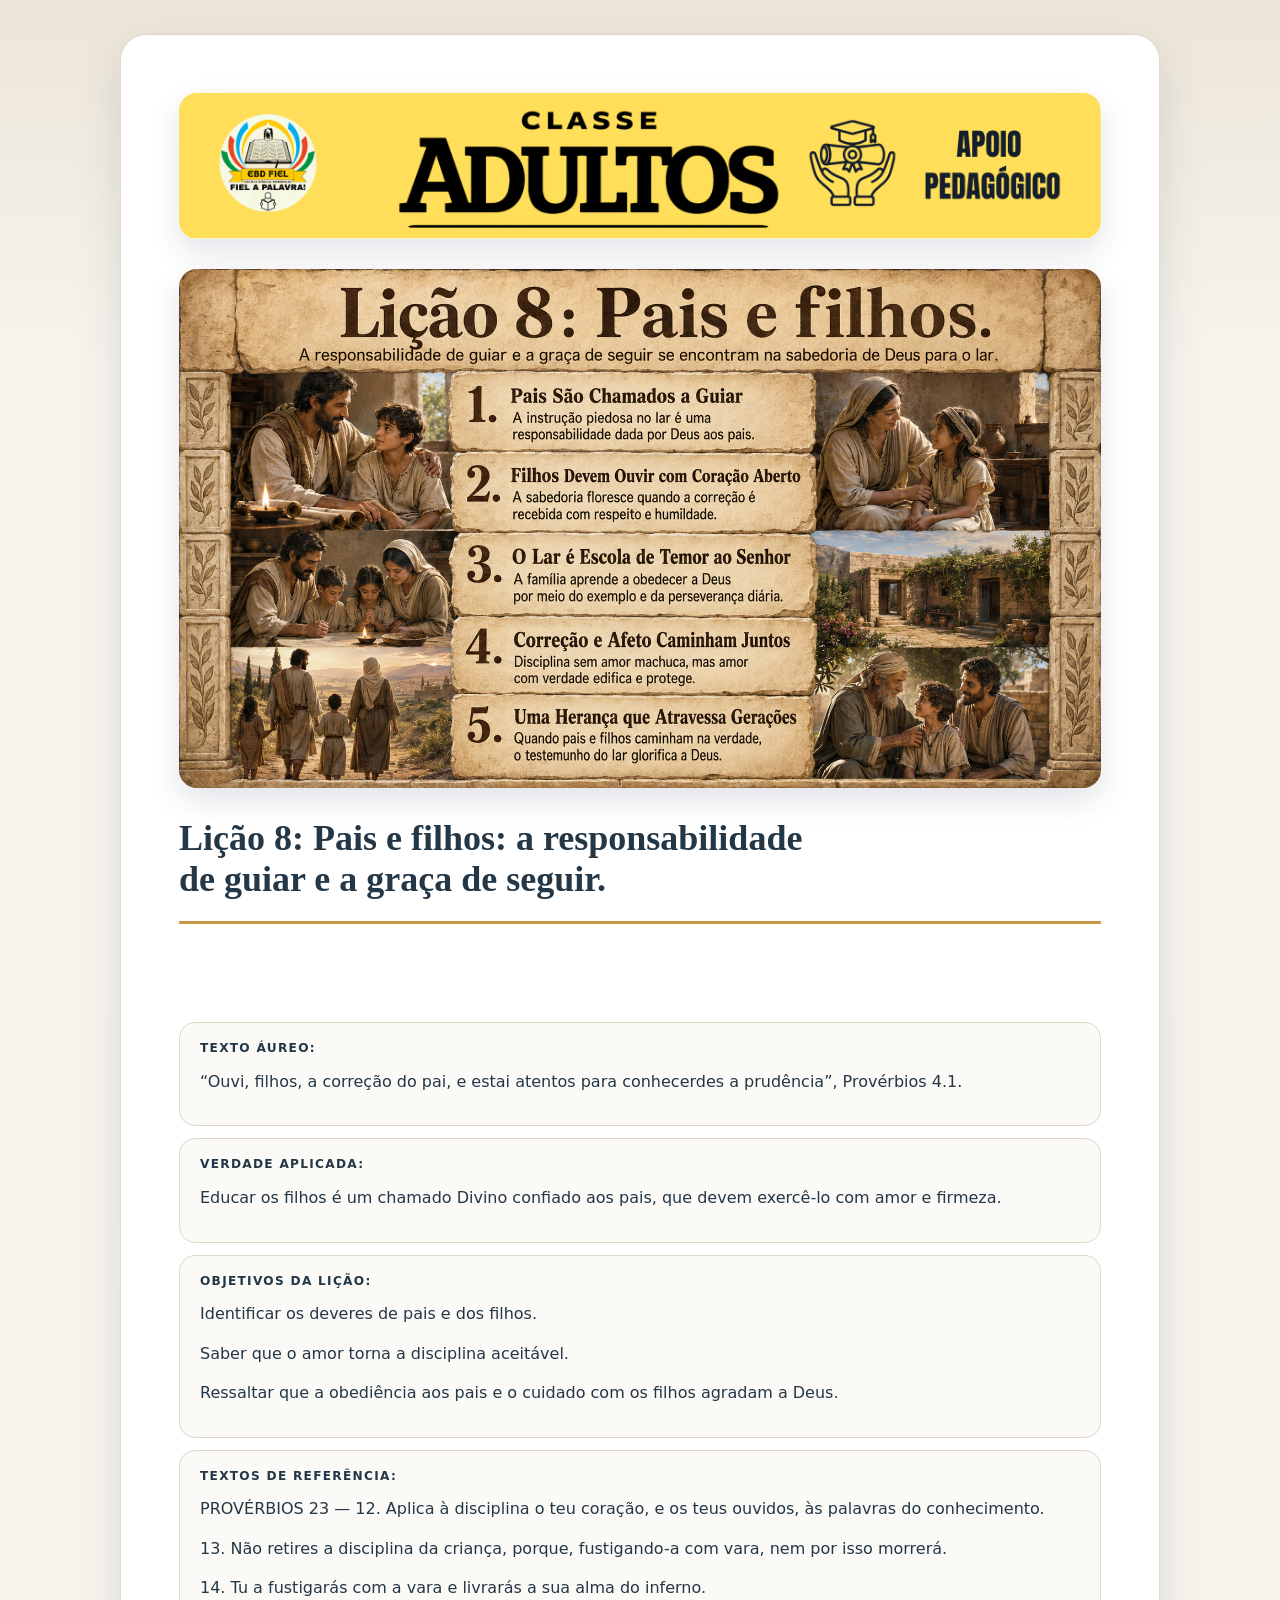
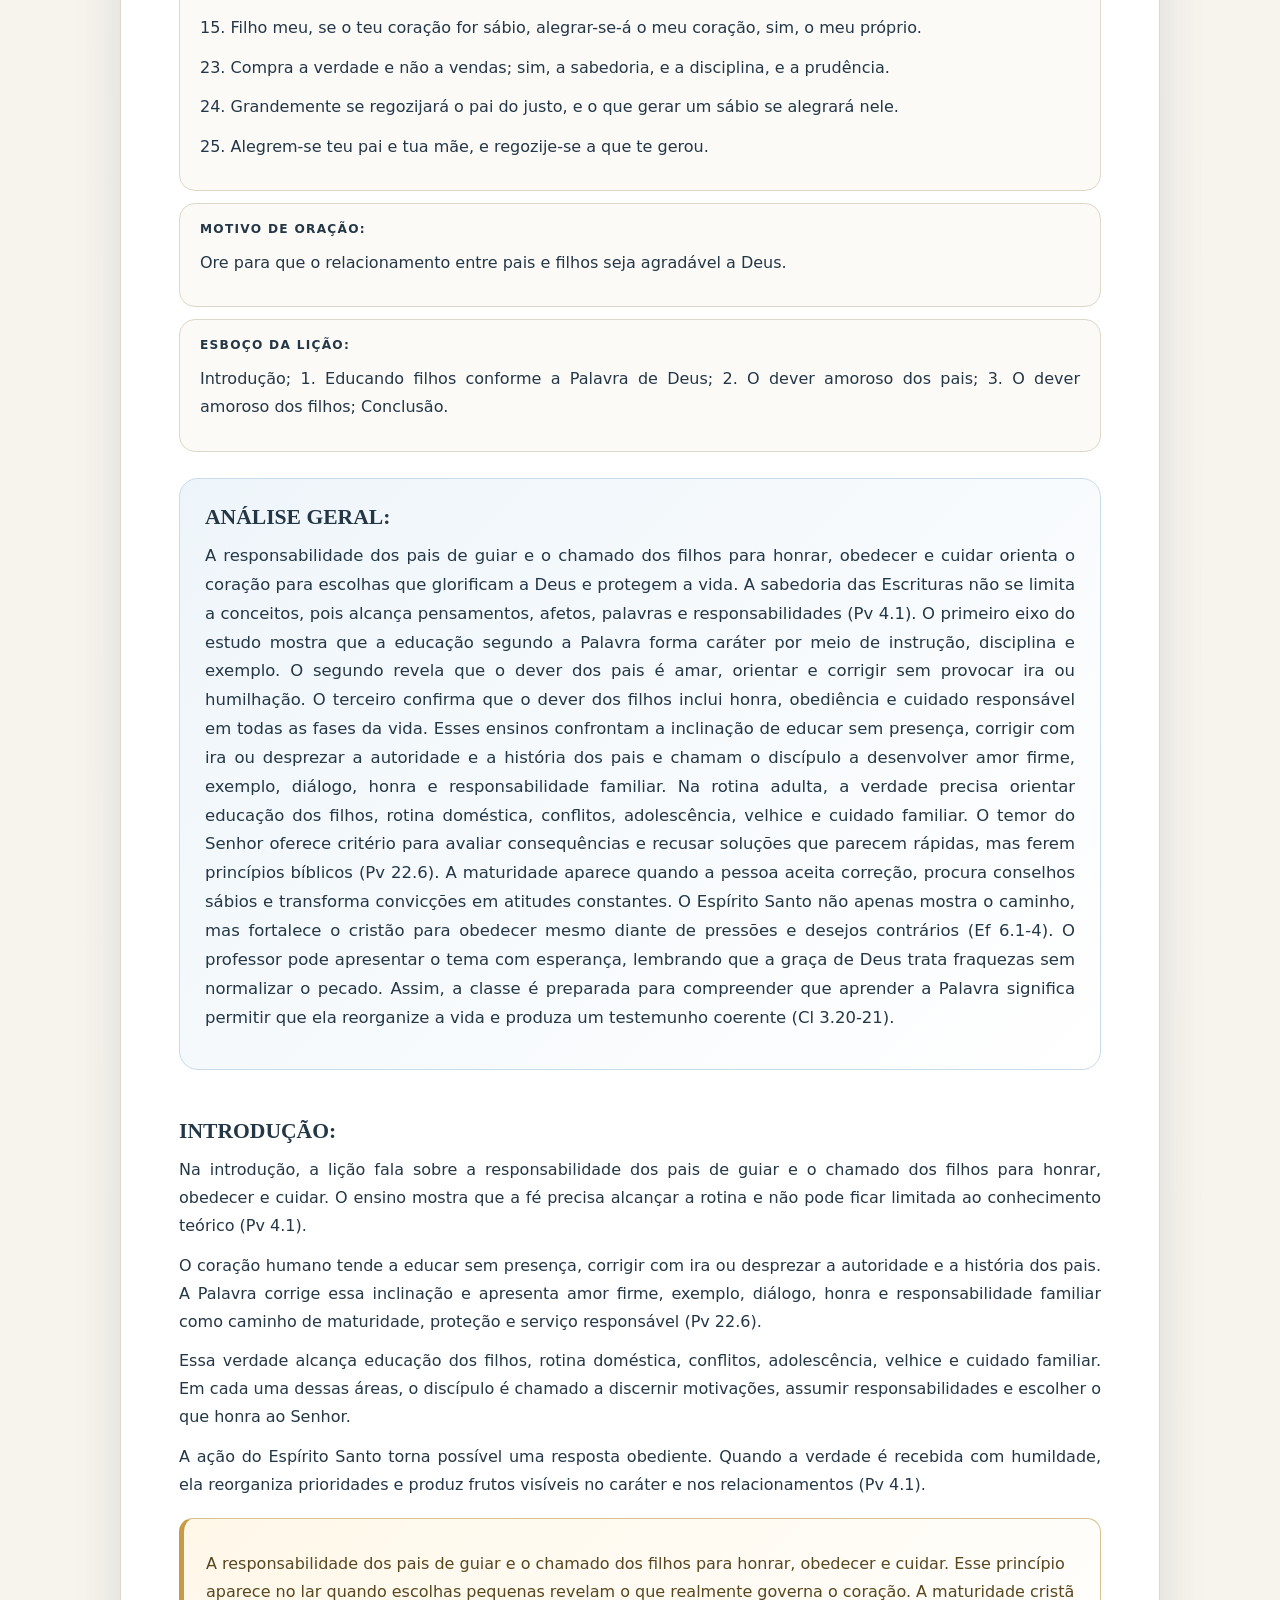
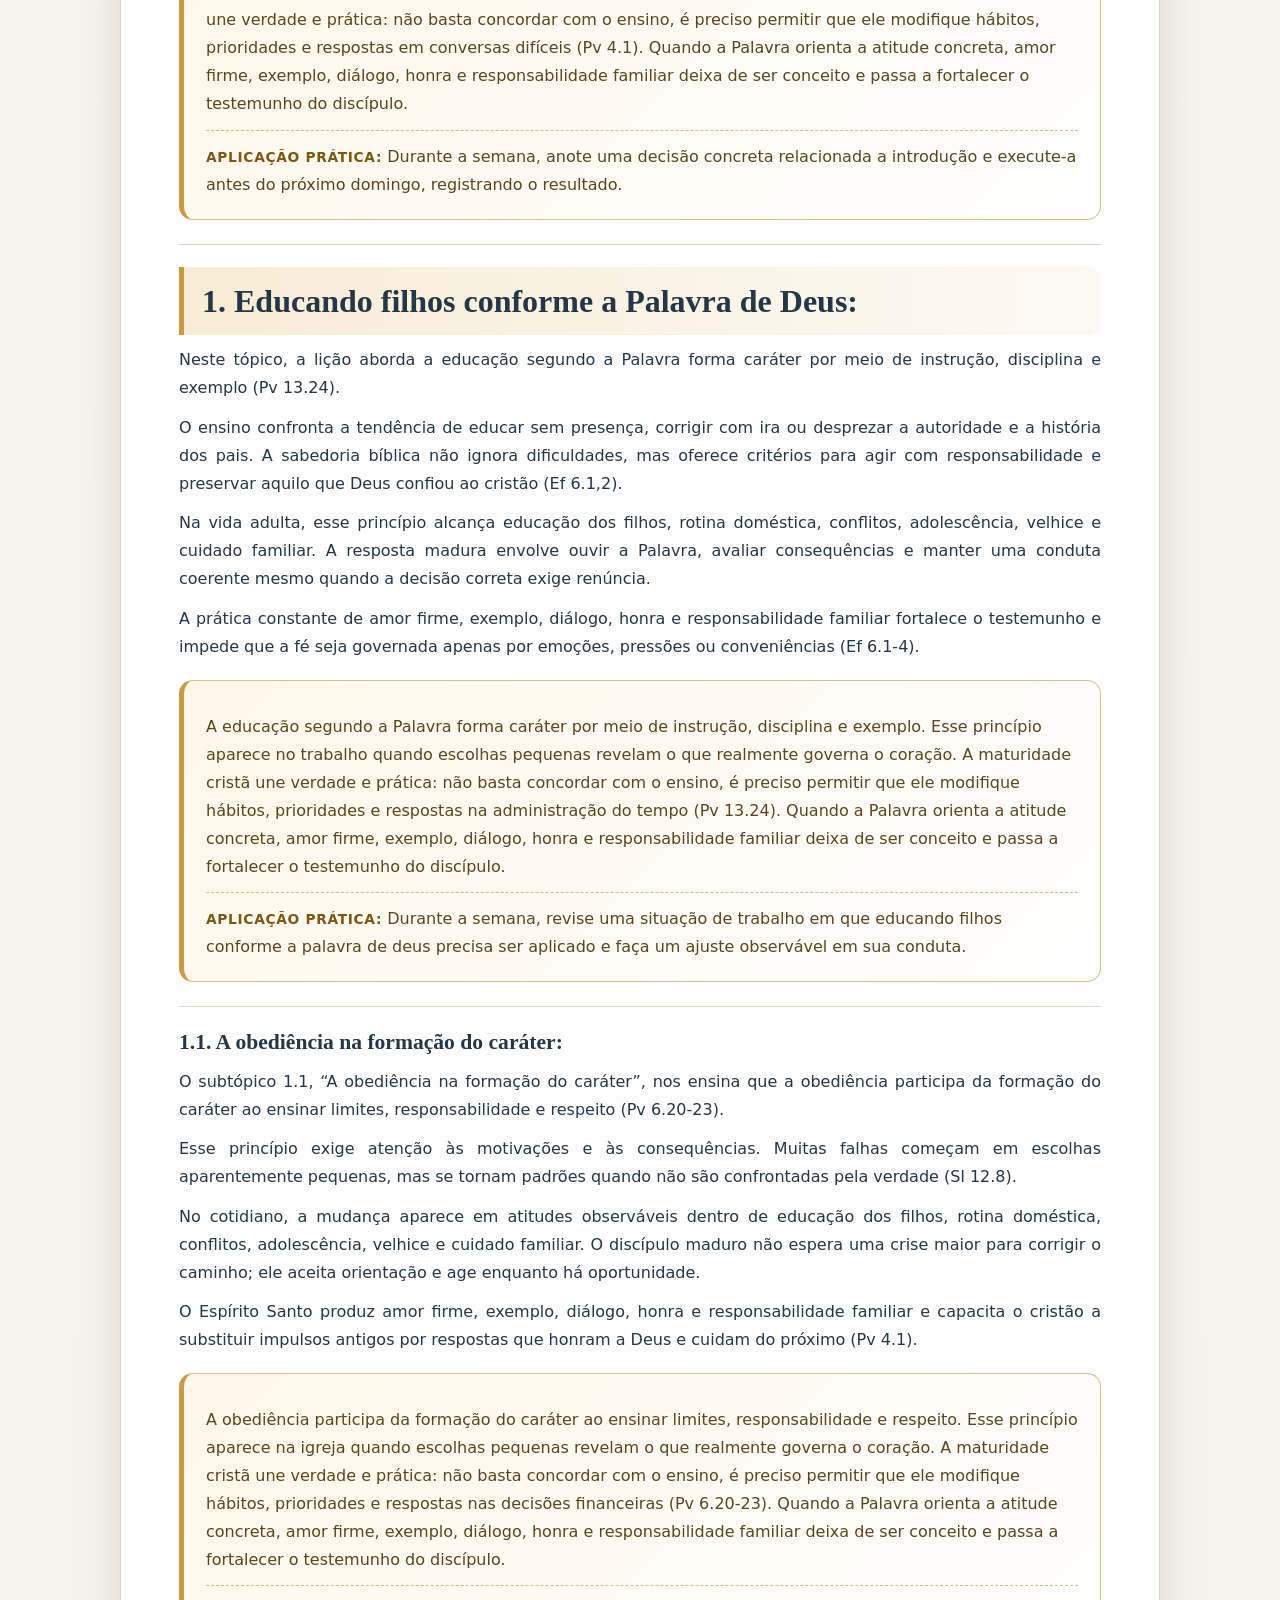
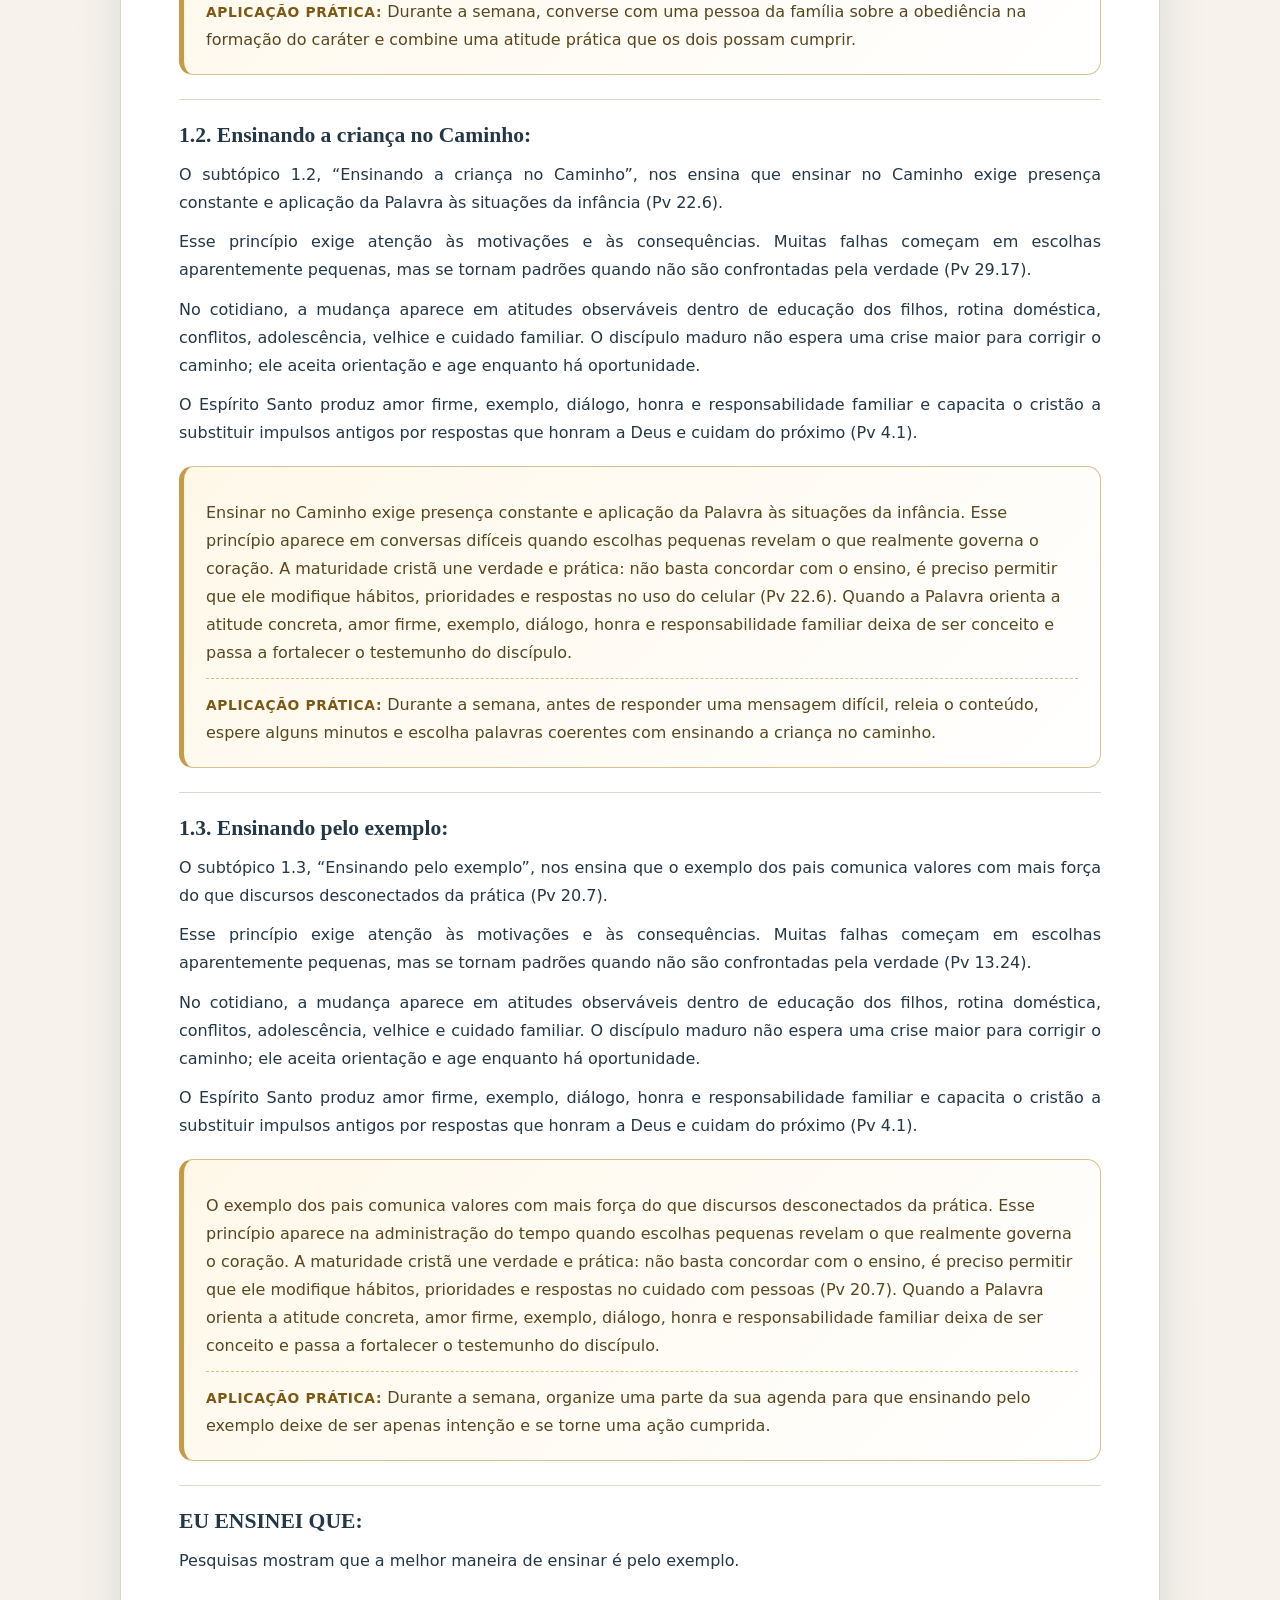
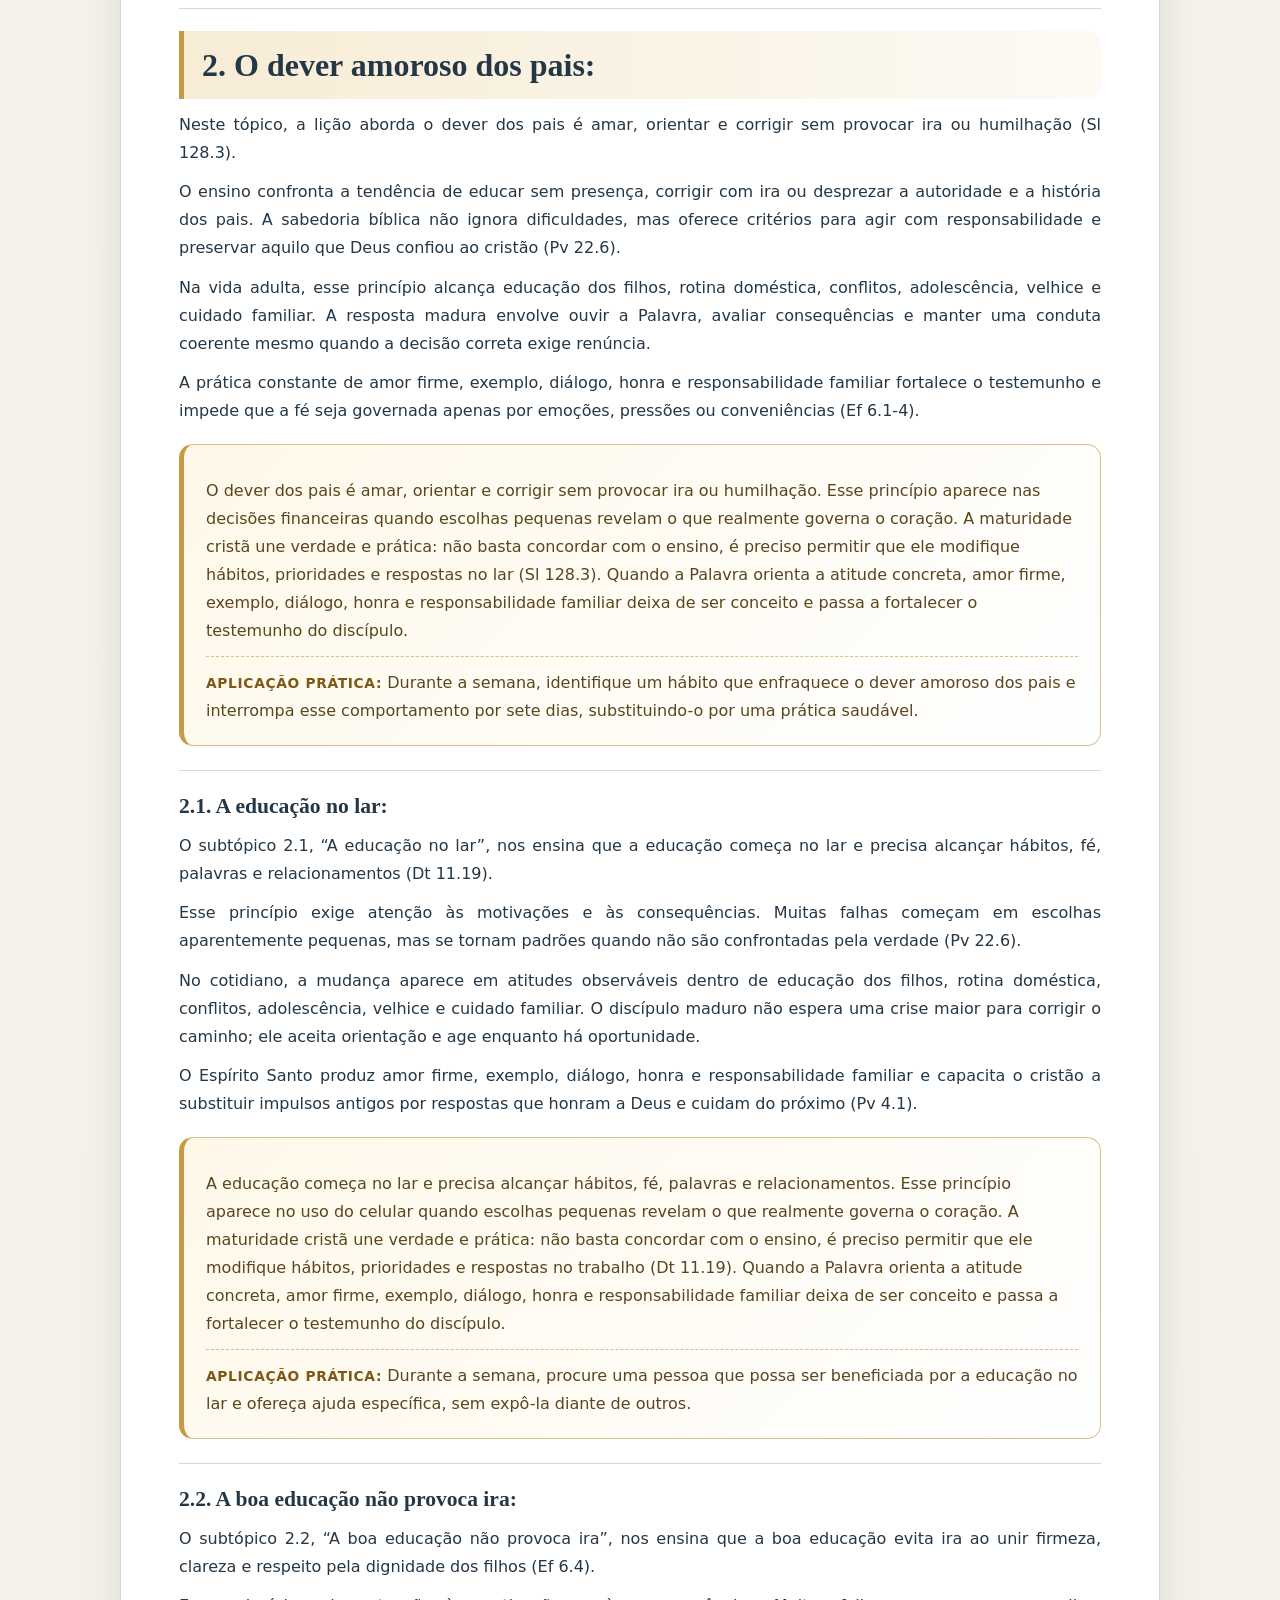
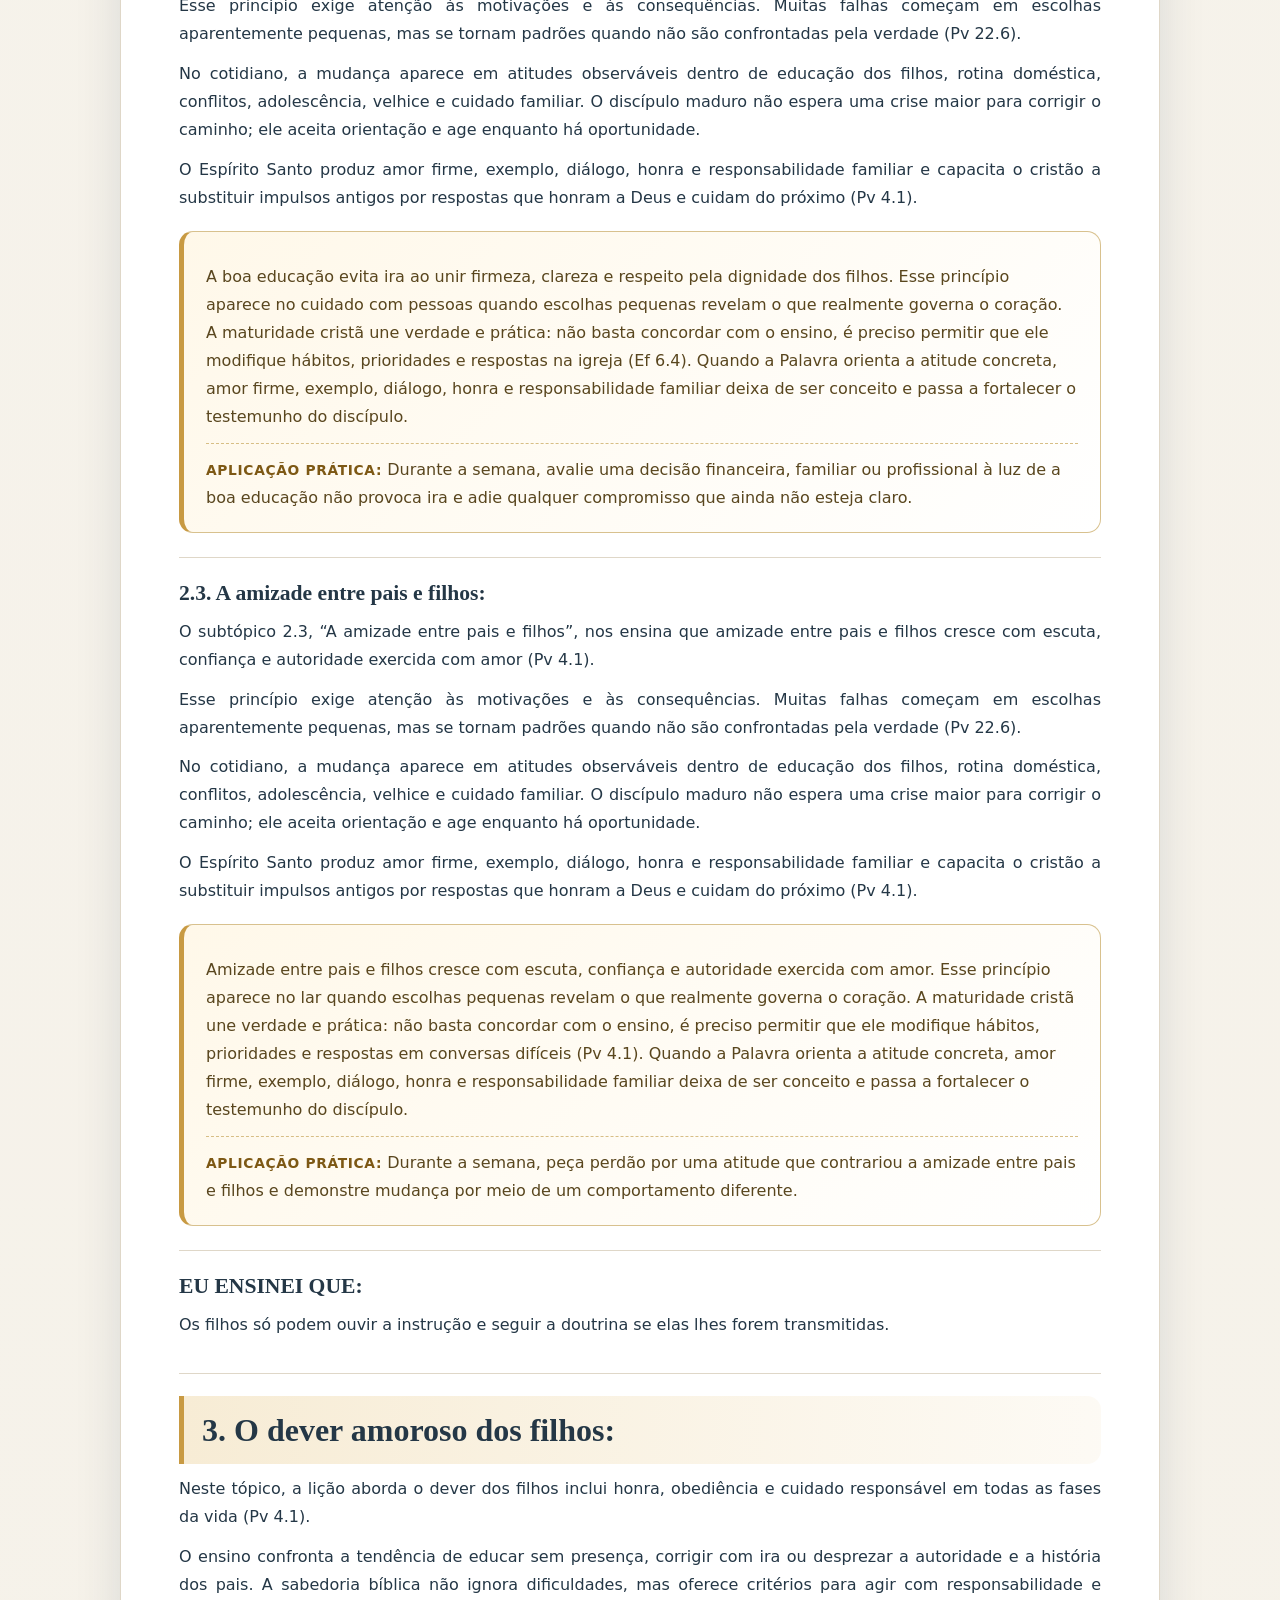
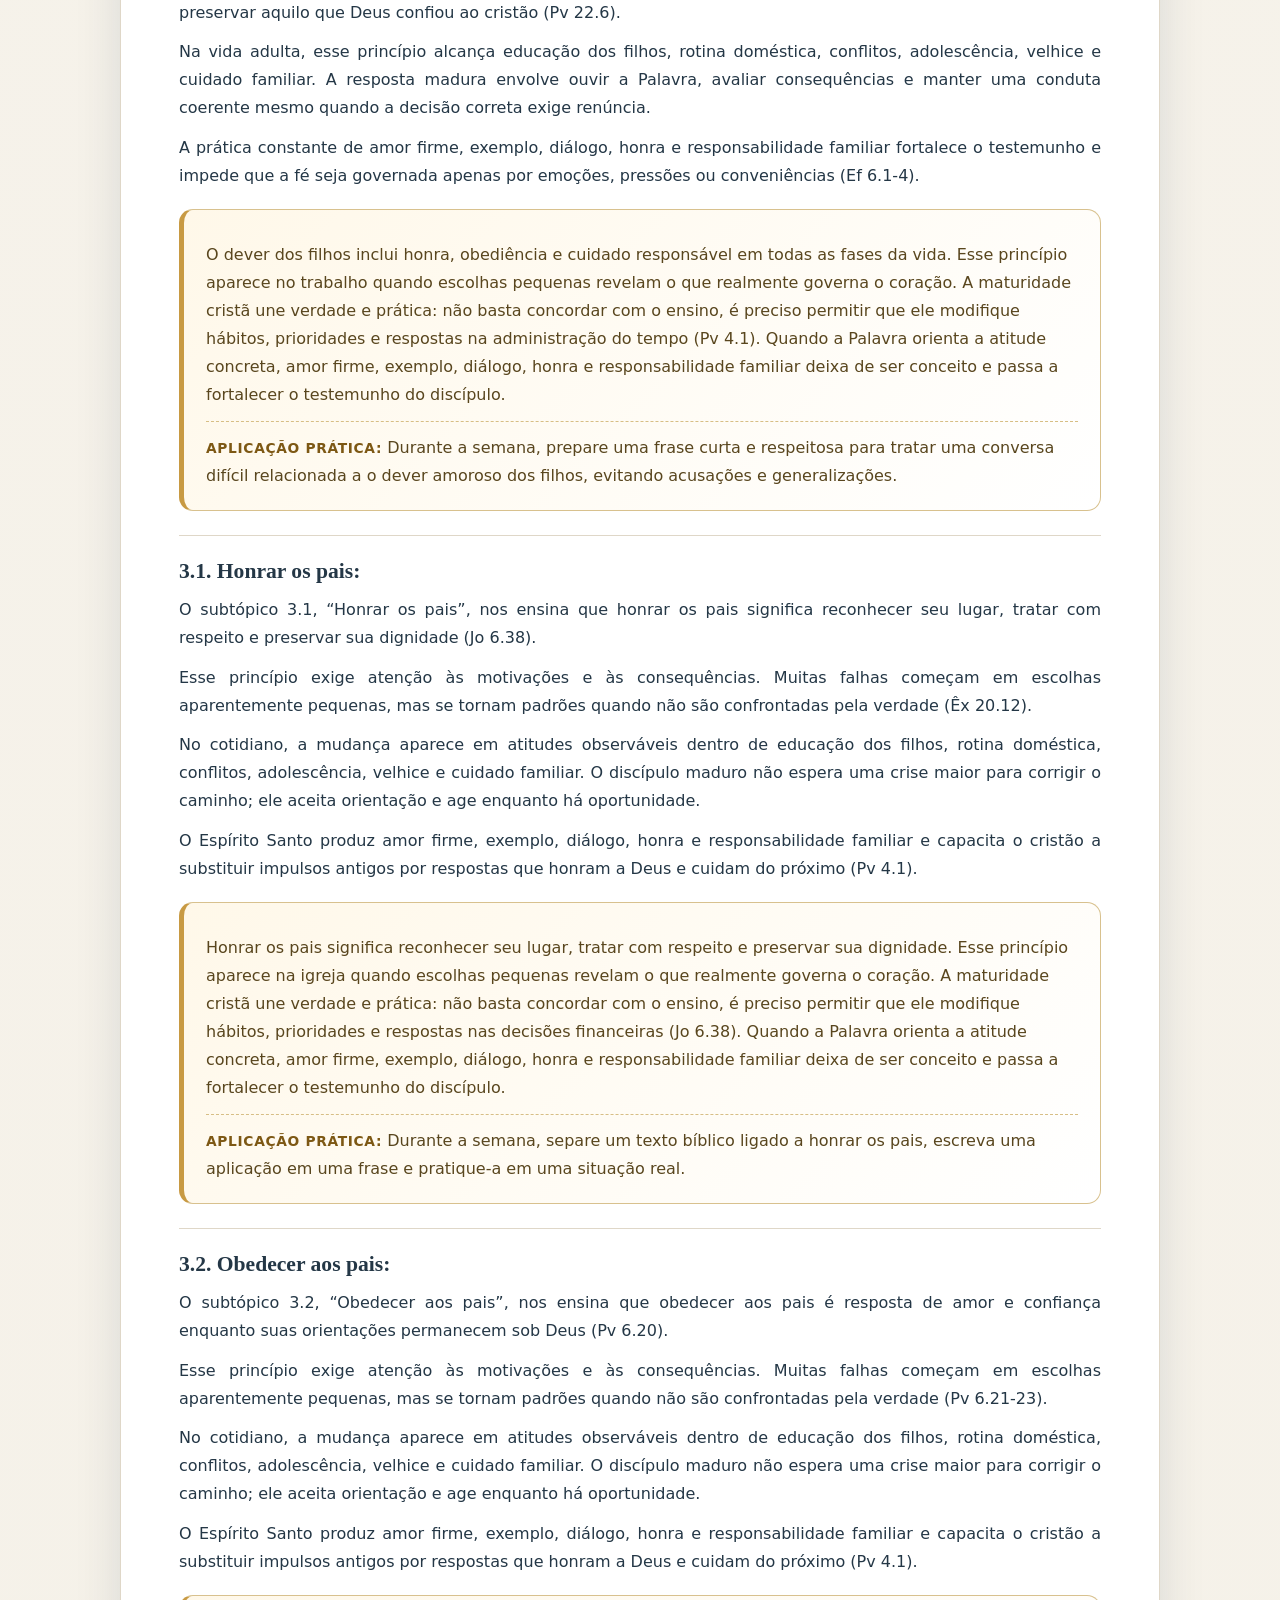
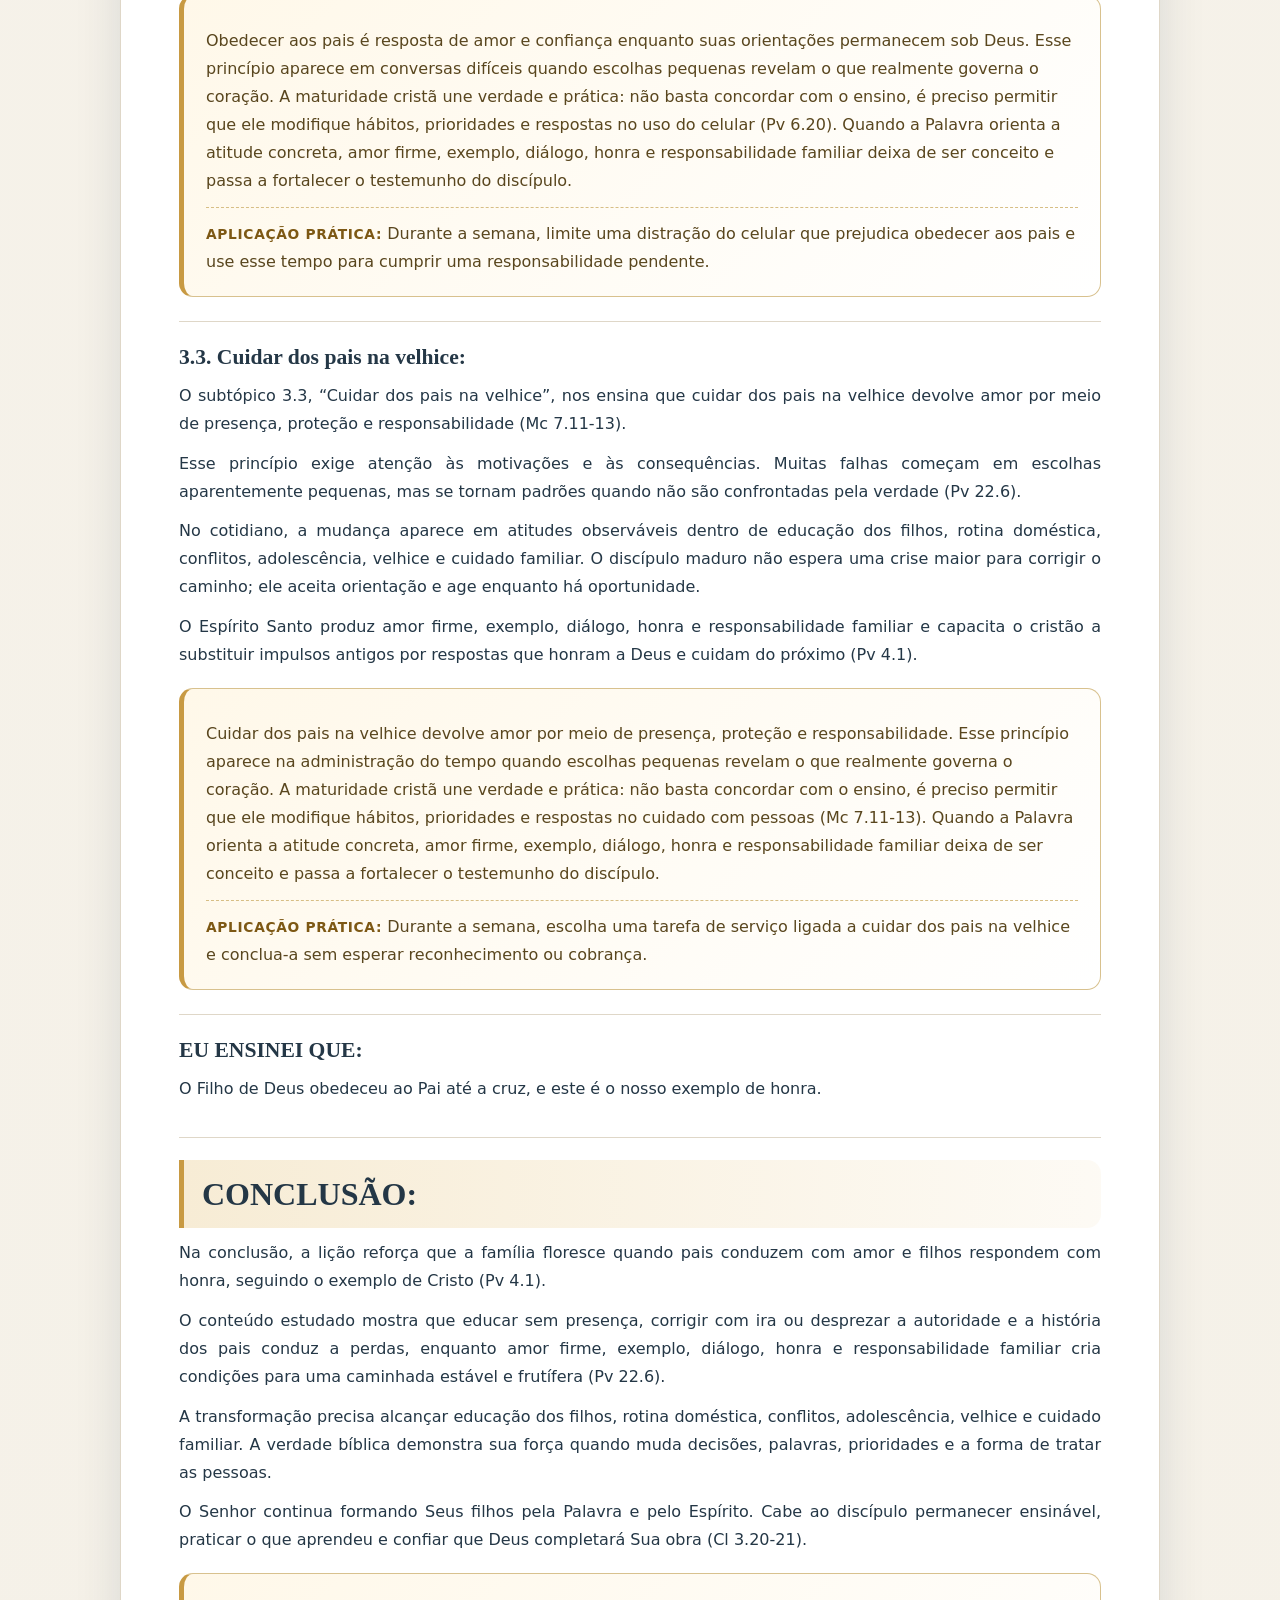
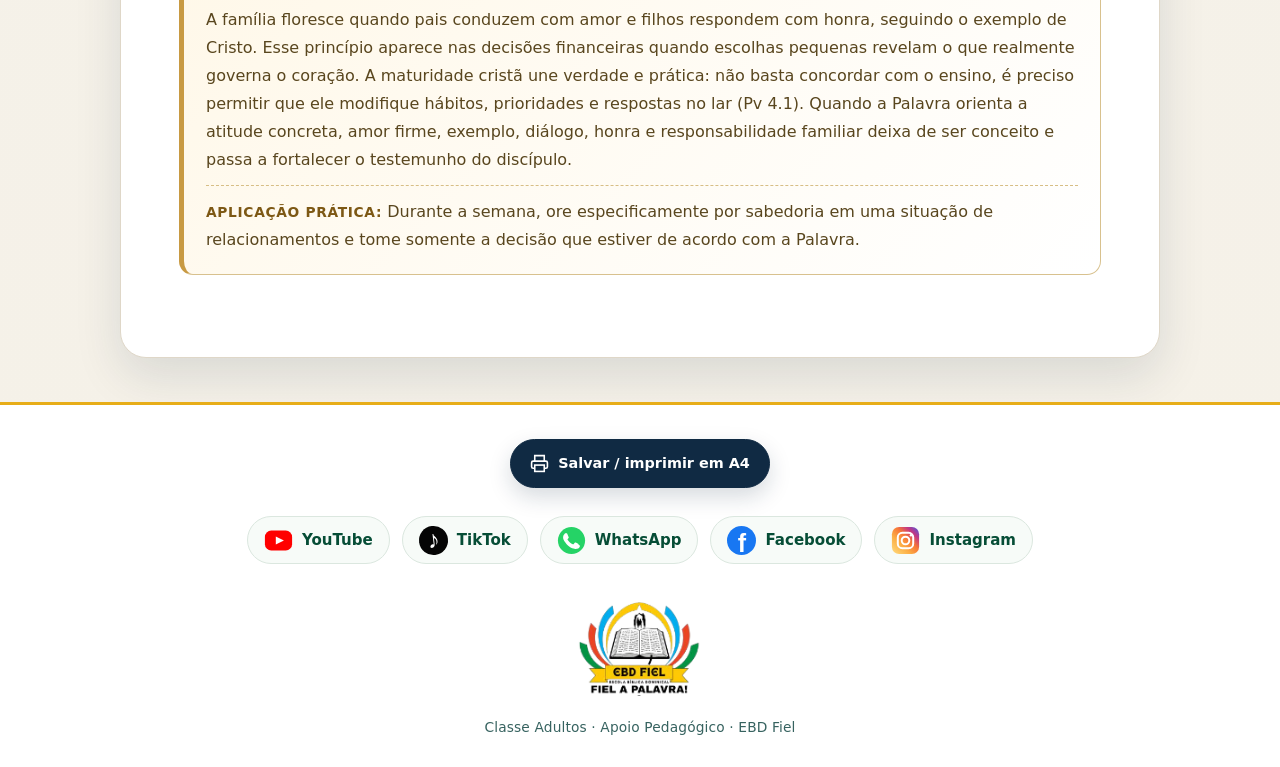
<file: apoio-pedagogico/licao-08-pais-e-filhos-a-responsabilidade-de-guiar-e-a-graca-de-seguir.html>
<!DOCTYPE html>

<html lang="pt-BR">
<head>
<meta charset="utf-8"/>
<meta content="width=device-width, initial-scale=1.0" name="viewport"/>
<title>Lição 8: Pais e filhos: a responsabilidade de guiar e a graça de seguir.</title>

<link href="assets/apoio-pedagogico.css" rel="stylesheet"/><script defer="True" src="assets/apoio-pedagogico.js"></script></head>
<body class="apoio-licao-page">
<div class="licao-container">
<img alt="Topo Classe Adultos Apoio Pedagógico" class="topo-ebd" src="assets/topo-amarelo.png"/>
<img alt="Imagem de abertura da licao-08-pais-e-filhos-a-responsabilidade-de-guiar-e-a-graca-de-seguir" class="imagem-licao" src="assets/licao-08-pais-e-filhos-a-responsabilidade-de-guiar-e-a-graca-de-seguir.png"/>
<h1 class="preto negrito">Lição 8: Pais e filhos: a responsabilidade de guiar e a graça de seguir.</h1>
<br/><br/>
<div class="titulo-com-conteudo">
<h3 class="preto negrito">TEXTO ÁUREO: </h3>
<p class="preto primeiro">“Ouvi, filhos, a correção do pai, e estai atentos para conhecerdes a prudência”, Provérbios 4.1.</p>
</div>
<div class="titulo-com-conteudo">
<h3 class="preto negrito">VERDADE APLICADA: </h3>
<p class="preto primeiro">Educar os filhos é um chamado Divino confiado aos pais, que devem exercê-lo com amor e firmeza.</p>
</div>
<div class="titulo-com-conteudo">
<h3 class="preto negrito">OBJETIVOS DA LIÇÃO: </h3>
<p class="preto primeiro">Identificar os deveres de pais e dos filhos.</p>
<p class="preto">Saber que o amor torna a disciplina aceitável.</p>
<p class="preto">Ressaltar que a obediência aos pais e o cuidado com os filhos agradam a Deus.</p>
</div>
<div class="titulo-com-conteudo">
<h3 class="preto negrito">TEXTOS DE REFERÊNCIA: </h3>
<p class="preto primeiro">PROVÉRBIOS 23 — 12. Aplica à disciplina o teu coração, e os teus ouvidos, às palavras do conhecimento.</p>
<p class="preto">13. Não retires a disciplina da criança, porque, fustigando-a com vara, nem por isso morrerá.</p>
<p class="preto">14. Tu a fustigarás com a vara e livrarás a sua alma do inferno.</p>
<p class="preto">15. Filho meu, se o teu coração for sábio, alegrar-se-á o meu coração, sim, o meu próprio.</p>
<p class="preto">23. Compra a verdade e não a vendas; sim, a sabedoria, e a disciplina, e a prudência.</p>
<p class="preto">24. Grandemente se regozijará o pai do justo, e o que gerar um sábio se alegrará nele.</p>
<p class="preto">25. Alegrem-se teu pai e tua mãe, e regozije-se a que te gerou.</p>
</div>
<div class="titulo-com-conteudo">
<h3 class="preto negrito">MOTIVO DE ORAÇÃO: </h3>
<p class="preto primeiro">Ore para que o relacionamento entre pais e filhos seja agradável a Deus.</p>
</div>
<div class="titulo-com-conteudo">
<h3 class="preto negrito">ESBOÇO DA LIÇÃO: </h3>
<p class="preto primeiro">Introdução; 1. Educando filhos conforme a Palavra de Deus; 2. O dever amoroso dos pais; 3. O dever amoroso dos filhos; Conclusão.</p>
</div>
<div class="titulo-com-conteudo">
<h3 class="preto negrito">ANÁLISE GERAL: </h3>
<p class="azul italico primeiro analise-geral-texto">A responsabilidade dos pais de guiar e o chamado dos filhos para honrar, obedecer e cuidar orienta o coração para escolhas que glorificam a Deus e protegem a vida. A sabedoria das Escrituras não se limita a conceitos, pois alcança pensamentos, afetos, palavras e responsabilidades (Pv 4.1). O primeiro eixo do estudo mostra que a educação segundo a Palavra forma caráter por meio de instrução, disciplina e exemplo. O segundo revela que o dever dos pais é amar, orientar e corrigir sem provocar ira ou humilhação. O terceiro confirma que o dever dos filhos inclui honra, obediência e cuidado responsável em todas as fases da vida. Esses ensinos confrontam a inclinação de educar sem presença, corrigir com ira ou desprezar a autoridade e a história dos pais e chamam o discípulo a desenvolver amor firme, exemplo, diálogo, honra e responsabilidade familiar. Na rotina adulta, a verdade precisa orientar educação dos filhos, rotina doméstica, conflitos, adolescência, velhice e cuidado familiar. O temor do Senhor oferece critério para avaliar consequências e recusar soluções que parecem rápidas, mas ferem princípios bíblicos (Pv 22.6). A maturidade aparece quando a pessoa aceita correção, procura conselhos sábios e transforma convicções em atitudes constantes. O Espírito Santo não apenas mostra o caminho, mas fortalece o cristão para obedecer mesmo diante de pressões e desejos contrários (Ef 6.1-4). O professor pode apresentar o tema com esperança, lembrando que a graça de Deus trata fraquezas sem normalizar o pecado. Assim, a classe é preparada para compreender que aprender a Palavra significa permitir que ela reorganize a vida e produza um testemunho coerente (Cl 3.20-21).</p>
</div>
<div class="titulo-com-conteudo">
<h3 class="preto negrito">INTRODUÇÃO: </h3>
<p class="preto primeiro">Na introdução, a lição fala sobre a responsabilidade dos pais de guiar e o chamado dos filhos para honrar, obedecer e cuidar. O ensino mostra que a fé precisa alcançar a rotina e não pode ficar limitada ao conhecimento teórico (Pv 4.1).</p>
<p class="preto">O coração humano tende a educar sem presença, corrigir com ira ou desprezar a autoridade e a história dos pais. A Palavra corrige essa inclinação e apresenta amor firme, exemplo, diálogo, honra e responsabilidade familiar como caminho de maturidade, proteção e serviço responsável (Pv 22.6).</p>
<p class="preto">Essa verdade alcança educação dos filhos, rotina doméstica, conflitos, adolescência, velhice e cuidado familiar. Em cada uma dessas áreas, o discípulo é chamado a discernir motivações, assumir responsabilidades e escolher o que honra ao Senhor.</p>
<p class="preto">A ação do Espírito Santo torna possível uma resposta obediente. Quando a verdade é recebida com humildade, ela reorganiza prioridades e produz frutos visíveis no caráter e nos relacionamentos (Pv 4.1).</p>
<div class="apoio-aplicacao">
<p class="azul italico">A responsabilidade dos pais de guiar e o chamado dos filhos para honrar, obedecer e cuidar. Esse princípio aparece no lar quando escolhas pequenas revelam o que realmente governa o coração. A maturidade cristã une verdade e prática: não basta concordar com o ensino, é preciso permitir que ele modifique hábitos, prioridades e respostas em conversas difíceis (Pv 4.1). Quando a Palavra orienta a atitude concreta, amor firme, exemplo, diálogo, honra e responsabilidade familiar deixa de ser conceito e passa a fortalecer o testemunho do discípulo.</p>
<p class="azul italico"><span class="negrito">APLICAÇÃO PRÁTICA:</span> Durante a semana, anote uma decisão concreta relacionada a introdução e execute-a antes do próximo domingo, registrando o resultado.</p>
</div>
</div>
<div class="titulo-com-conteudo">
<h2 class="preto negrito">1. Educando filhos conforme a Palavra de Deus: </h2>
<p class="preto primeiro">Neste tópico, a lição aborda a educação segundo a Palavra forma caráter por meio de instrução, disciplina e exemplo (Pv 13.24).</p>
<p class="preto">O ensino confronta a tendência de educar sem presença, corrigir com ira ou desprezar a autoridade e a história dos pais. A sabedoria bíblica não ignora dificuldades, mas oferece critérios para agir com responsabilidade e preservar aquilo que Deus confiou ao cristão (Ef 6.1,2).</p>
<p class="preto">Na vida adulta, esse princípio alcança educação dos filhos, rotina doméstica, conflitos, adolescência, velhice e cuidado familiar. A resposta madura envolve ouvir a Palavra, avaliar consequências e manter uma conduta coerente mesmo quando a decisão correta exige renúncia.</p>
<p class="preto">A prática constante de amor firme, exemplo, diálogo, honra e responsabilidade familiar fortalece o testemunho e impede que a fé seja governada apenas por emoções, pressões ou conveniências (Ef 6.1-4).</p>
<div class="apoio-aplicacao">
<p class="azul italico">A educação segundo a Palavra forma caráter por meio de instrução, disciplina e exemplo. Esse princípio aparece no trabalho quando escolhas pequenas revelam o que realmente governa o coração. A maturidade cristã une verdade e prática: não basta concordar com o ensino, é preciso permitir que ele modifique hábitos, prioridades e respostas na administração do tempo (Pv 13.24). Quando a Palavra orienta a atitude concreta, amor firme, exemplo, diálogo, honra e responsabilidade familiar deixa de ser conceito e passa a fortalecer o testemunho do discípulo.</p>
<p class="azul italico"><span class="negrito">APLICAÇÃO PRÁTICA:</span> Durante a semana, revise uma situação de trabalho em que educando filhos conforme a palavra de deus precisa ser aplicado e faça um ajuste observável em sua conduta.</p>
</div>
</div>
<div class="titulo-com-conteudo">
<h3 class="preto negrito">1.1. A obediência na formação do caráter: </h3>
<p class="preto primeiro">O subtópico 1.1, “A obediência na formação do caráter”, nos ensina que a obediência participa da formação do caráter ao ensinar limites, responsabilidade e respeito (Pv 6.20-23).</p>
<p class="preto">Esse princípio exige atenção às motivações e às consequências. Muitas falhas começam em escolhas aparentemente pequenas, mas se tornam padrões quando não são confrontadas pela verdade (Sl 12.8).</p>
<p class="preto">No cotidiano, a mudança aparece em atitudes observáveis dentro de educação dos filhos, rotina doméstica, conflitos, adolescência, velhice e cuidado familiar. O discípulo maduro não espera uma crise maior para corrigir o caminho; ele aceita orientação e age enquanto há oportunidade.</p>
<p class="preto">O Espírito Santo produz amor firme, exemplo, diálogo, honra e responsabilidade familiar e capacita o cristão a substituir impulsos antigos por respostas que honram a Deus e cuidam do próximo (Pv 4.1).</p>
<div class="apoio-aplicacao">
<p class="azul italico">A obediência participa da formação do caráter ao ensinar limites, responsabilidade e respeito. Esse princípio aparece na igreja quando escolhas pequenas revelam o que realmente governa o coração. A maturidade cristã une verdade e prática: não basta concordar com o ensino, é preciso permitir que ele modifique hábitos, prioridades e respostas nas decisões financeiras (Pv 6.20-23). Quando a Palavra orienta a atitude concreta, amor firme, exemplo, diálogo, honra e responsabilidade familiar deixa de ser conceito e passa a fortalecer o testemunho do discípulo.</p>
<p class="azul italico"><span class="negrito">APLICAÇÃO PRÁTICA:</span> Durante a semana, converse com uma pessoa da família sobre a obediência na formação do caráter e combine uma atitude prática que os dois possam cumprir.</p>
</div>
</div>
<div class="titulo-com-conteudo">
<h3 class="preto negrito">1.2. Ensinando a criança no Caminho: </h3>
<p class="preto primeiro">O subtópico 1.2, “Ensinando a criança no Caminho”, nos ensina que ensinar no Caminho exige presença constante e aplicação da Palavra às situações da infância (Pv 22.6).</p>
<p class="preto">Esse princípio exige atenção às motivações e às consequências. Muitas falhas começam em escolhas aparentemente pequenas, mas se tornam padrões quando não são confrontadas pela verdade (Pv 29.17).</p>
<p class="preto">No cotidiano, a mudança aparece em atitudes observáveis dentro de educação dos filhos, rotina doméstica, conflitos, adolescência, velhice e cuidado familiar. O discípulo maduro não espera uma crise maior para corrigir o caminho; ele aceita orientação e age enquanto há oportunidade.</p>
<p class="preto">O Espírito Santo produz amor firme, exemplo, diálogo, honra e responsabilidade familiar e capacita o cristão a substituir impulsos antigos por respostas que honram a Deus e cuidam do próximo (Pv 4.1).</p>
<div class="apoio-aplicacao">
<p class="azul italico">Ensinar no Caminho exige presença constante e aplicação da Palavra às situações da infância. Esse princípio aparece em conversas difíceis quando escolhas pequenas revelam o que realmente governa o coração. A maturidade cristã une verdade e prática: não basta concordar com o ensino, é preciso permitir que ele modifique hábitos, prioridades e respostas no uso do celular (Pv 22.6). Quando a Palavra orienta a atitude concreta, amor firme, exemplo, diálogo, honra e responsabilidade familiar deixa de ser conceito e passa a fortalecer o testemunho do discípulo.</p>
<p class="azul italico"><span class="negrito">APLICAÇÃO PRÁTICA:</span> Durante a semana, antes de responder uma mensagem difícil, releia o conteúdo, espere alguns minutos e escolha palavras coerentes com ensinando a criança no caminho.</p>
</div>
</div>
<div class="titulo-com-conteudo">
<h3 class="preto negrito">1.3. Ensinando pelo exemplo: </h3>
<p class="preto primeiro">O subtópico 1.3, “Ensinando pelo exemplo”, nos ensina que o exemplo dos pais comunica valores com mais força do que discursos desconectados da prática (Pv 20.7).</p>
<p class="preto">Esse princípio exige atenção às motivações e às consequências. Muitas falhas começam em escolhas aparentemente pequenas, mas se tornam padrões quando não são confrontadas pela verdade (Pv 13.24).</p>
<p class="preto">No cotidiano, a mudança aparece em atitudes observáveis dentro de educação dos filhos, rotina doméstica, conflitos, adolescência, velhice e cuidado familiar. O discípulo maduro não espera uma crise maior para corrigir o caminho; ele aceita orientação e age enquanto há oportunidade.</p>
<p class="preto">O Espírito Santo produz amor firme, exemplo, diálogo, honra e responsabilidade familiar e capacita o cristão a substituir impulsos antigos por respostas que honram a Deus e cuidam do próximo (Pv 4.1).</p>
<div class="apoio-aplicacao">
<p class="azul italico">O exemplo dos pais comunica valores com mais força do que discursos desconectados da prática. Esse princípio aparece na administração do tempo quando escolhas pequenas revelam o que realmente governa o coração. A maturidade cristã une verdade e prática: não basta concordar com o ensino, é preciso permitir que ele modifique hábitos, prioridades e respostas no cuidado com pessoas (Pv 20.7). Quando a Palavra orienta a atitude concreta, amor firme, exemplo, diálogo, honra e responsabilidade familiar deixa de ser conceito e passa a fortalecer o testemunho do discípulo.</p>
<p class="azul italico"><span class="negrito">APLICAÇÃO PRÁTICA:</span> Durante a semana, organize uma parte da sua agenda para que ensinando pelo exemplo deixe de ser apenas intenção e se torne uma ação cumprida.</p>
</div>
</div>
<div class="titulo-com-conteudo">
<h3 class="preto negrito">EU ENSINEI QUE: </h3>
<p class="preto primeiro">Pesquisas mostram que a melhor maneira de ensinar é pelo exemplo.</p>
</div>
<div class="titulo-com-conteudo">
<h2 class="preto negrito">2. O dever amoroso dos pais: </h2>
<p class="preto primeiro">Neste tópico, a lição aborda o dever dos pais é amar, orientar e corrigir sem provocar ira ou humilhação (Sl 128.3).</p>
<p class="preto">O ensino confronta a tendência de educar sem presença, corrigir com ira ou desprezar a autoridade e a história dos pais. A sabedoria bíblica não ignora dificuldades, mas oferece critérios para agir com responsabilidade e preservar aquilo que Deus confiou ao cristão (Pv 22.6).</p>
<p class="preto">Na vida adulta, esse princípio alcança educação dos filhos, rotina doméstica, conflitos, adolescência, velhice e cuidado familiar. A resposta madura envolve ouvir a Palavra, avaliar consequências e manter uma conduta coerente mesmo quando a decisão correta exige renúncia.</p>
<p class="preto">A prática constante de amor firme, exemplo, diálogo, honra e responsabilidade familiar fortalece o testemunho e impede que a fé seja governada apenas por emoções, pressões ou conveniências (Ef 6.1-4).</p>
<div class="apoio-aplicacao">
<p class="azul italico">O dever dos pais é amar, orientar e corrigir sem provocar ira ou humilhação. Esse princípio aparece nas decisões financeiras quando escolhas pequenas revelam o que realmente governa o coração. A maturidade cristã une verdade e prática: não basta concordar com o ensino, é preciso permitir que ele modifique hábitos, prioridades e respostas no lar (Sl 128.3). Quando a Palavra orienta a atitude concreta, amor firme, exemplo, diálogo, honra e responsabilidade familiar deixa de ser conceito e passa a fortalecer o testemunho do discípulo.</p>
<p class="azul italico"><span class="negrito">APLICAÇÃO PRÁTICA:</span> Durante a semana, identifique um hábito que enfraquece o dever amoroso dos pais e interrompa esse comportamento por sete dias, substituindo-o por uma prática saudável.</p>
</div>
</div>
<div class="titulo-com-conteudo">
<h3 class="preto negrito">2.1. A educação no lar: </h3>
<p class="preto primeiro">O subtópico 2.1, “A educação no lar”, nos ensina que a educação começa no lar e precisa alcançar hábitos, fé, palavras e relacionamentos (Dt 11.19).</p>
<p class="preto">Esse princípio exige atenção às motivações e às consequências. Muitas falhas começam em escolhas aparentemente pequenas, mas se tornam padrões quando não são confrontadas pela verdade (Pv 22.6).</p>
<p class="preto">No cotidiano, a mudança aparece em atitudes observáveis dentro de educação dos filhos, rotina doméstica, conflitos, adolescência, velhice e cuidado familiar. O discípulo maduro não espera uma crise maior para corrigir o caminho; ele aceita orientação e age enquanto há oportunidade.</p>
<p class="preto">O Espírito Santo produz amor firme, exemplo, diálogo, honra e responsabilidade familiar e capacita o cristão a substituir impulsos antigos por respostas que honram a Deus e cuidam do próximo (Pv 4.1).</p>
<div class="apoio-aplicacao">
<p class="azul italico">A educação começa no lar e precisa alcançar hábitos, fé, palavras e relacionamentos. Esse princípio aparece no uso do celular quando escolhas pequenas revelam o que realmente governa o coração. A maturidade cristã une verdade e prática: não basta concordar com o ensino, é preciso permitir que ele modifique hábitos, prioridades e respostas no trabalho (Dt 11.19). Quando a Palavra orienta a atitude concreta, amor firme, exemplo, diálogo, honra e responsabilidade familiar deixa de ser conceito e passa a fortalecer o testemunho do discípulo.</p>
<p class="azul italico"><span class="negrito">APLICAÇÃO PRÁTICA:</span> Durante a semana, procure uma pessoa que possa ser beneficiada por a educação no lar e ofereça ajuda específica, sem expô-la diante de outros.</p>
</div>
</div>
<div class="titulo-com-conteudo">
<h3 class="preto negrito">2.2. A boa educação não provoca ira: </h3>
<p class="preto primeiro">O subtópico 2.2, “A boa educação não provoca ira”, nos ensina que a boa educação evita ira ao unir firmeza, clareza e respeito pela dignidade dos filhos (Ef 6.4).</p>
<p class="preto">Esse princípio exige atenção às motivações e às consequências. Muitas falhas começam em escolhas aparentemente pequenas, mas se tornam padrões quando não são confrontadas pela verdade (Pv 22.6).</p>
<p class="preto">No cotidiano, a mudança aparece em atitudes observáveis dentro de educação dos filhos, rotina doméstica, conflitos, adolescência, velhice e cuidado familiar. O discípulo maduro não espera uma crise maior para corrigir o caminho; ele aceita orientação e age enquanto há oportunidade.</p>
<p class="preto">O Espírito Santo produz amor firme, exemplo, diálogo, honra e responsabilidade familiar e capacita o cristão a substituir impulsos antigos por respostas que honram a Deus e cuidam do próximo (Pv 4.1).</p>
<div class="apoio-aplicacao">
<p class="azul italico">A boa educação evita ira ao unir firmeza, clareza e respeito pela dignidade dos filhos. Esse princípio aparece no cuidado com pessoas quando escolhas pequenas revelam o que realmente governa o coração. A maturidade cristã une verdade e prática: não basta concordar com o ensino, é preciso permitir que ele modifique hábitos, prioridades e respostas na igreja (Ef 6.4). Quando a Palavra orienta a atitude concreta, amor firme, exemplo, diálogo, honra e responsabilidade familiar deixa de ser conceito e passa a fortalecer o testemunho do discípulo.</p>
<p class="azul italico"><span class="negrito">APLICAÇÃO PRÁTICA:</span> Durante a semana, avalie uma decisão financeira, familiar ou profissional à luz de a boa educação não provoca ira e adie qualquer compromisso que ainda não esteja claro.</p>
</div>
</div>
<div class="titulo-com-conteudo">
<h3 class="preto negrito">2.3. A amizade entre pais e filhos: </h3>
<p class="preto primeiro">O subtópico 2.3, “A amizade entre pais e filhos”, nos ensina que amizade entre pais e filhos cresce com escuta, confiança e autoridade exercida com amor (Pv 4.1).</p>
<p class="preto">Esse princípio exige atenção às motivações e às consequências. Muitas falhas começam em escolhas aparentemente pequenas, mas se tornam padrões quando não são confrontadas pela verdade (Pv 22.6).</p>
<p class="preto">No cotidiano, a mudança aparece em atitudes observáveis dentro de educação dos filhos, rotina doméstica, conflitos, adolescência, velhice e cuidado familiar. O discípulo maduro não espera uma crise maior para corrigir o caminho; ele aceita orientação e age enquanto há oportunidade.</p>
<p class="preto">O Espírito Santo produz amor firme, exemplo, diálogo, honra e responsabilidade familiar e capacita o cristão a substituir impulsos antigos por respostas que honram a Deus e cuidam do próximo (Pv 4.1).</p>
<div class="apoio-aplicacao">
<p class="azul italico">Amizade entre pais e filhos cresce com escuta, confiança e autoridade exercida com amor. Esse princípio aparece no lar quando escolhas pequenas revelam o que realmente governa o coração. A maturidade cristã une verdade e prática: não basta concordar com o ensino, é preciso permitir que ele modifique hábitos, prioridades e respostas em conversas difíceis (Pv 4.1). Quando a Palavra orienta a atitude concreta, amor firme, exemplo, diálogo, honra e responsabilidade familiar deixa de ser conceito e passa a fortalecer o testemunho do discípulo.</p>
<p class="azul italico"><span class="negrito">APLICAÇÃO PRÁTICA:</span> Durante a semana, peça perdão por uma atitude que contrariou a amizade entre pais e filhos e demonstre mudança por meio de um comportamento diferente.</p>
</div>
</div>
<div class="titulo-com-conteudo">
<h3 class="preto negrito">EU ENSINEI QUE: </h3>
<p class="preto primeiro">Os filhos só podem ouvir a instrução e seguir a doutrina se elas lhes forem transmitidas.</p>
</div>
<div class="titulo-com-conteudo">
<h2 class="preto negrito">3. O dever amoroso dos filhos: </h2>
<p class="preto primeiro">Neste tópico, a lição aborda o dever dos filhos inclui honra, obediência e cuidado responsável em todas as fases da vida (Pv 4.1).</p>
<p class="preto">O ensino confronta a tendência de educar sem presença, corrigir com ira ou desprezar a autoridade e a história dos pais. A sabedoria bíblica não ignora dificuldades, mas oferece critérios para agir com responsabilidade e preservar aquilo que Deus confiou ao cristão (Pv 22.6).</p>
<p class="preto">Na vida adulta, esse princípio alcança educação dos filhos, rotina doméstica, conflitos, adolescência, velhice e cuidado familiar. A resposta madura envolve ouvir a Palavra, avaliar consequências e manter uma conduta coerente mesmo quando a decisão correta exige renúncia.</p>
<p class="preto">A prática constante de amor firme, exemplo, diálogo, honra e responsabilidade familiar fortalece o testemunho e impede que a fé seja governada apenas por emoções, pressões ou conveniências (Ef 6.1-4).</p>
<div class="apoio-aplicacao">
<p class="azul italico">O dever dos filhos inclui honra, obediência e cuidado responsável em todas as fases da vida. Esse princípio aparece no trabalho quando escolhas pequenas revelam o que realmente governa o coração. A maturidade cristã une verdade e prática: não basta concordar com o ensino, é preciso permitir que ele modifique hábitos, prioridades e respostas na administração do tempo (Pv 4.1). Quando a Palavra orienta a atitude concreta, amor firme, exemplo, diálogo, honra e responsabilidade familiar deixa de ser conceito e passa a fortalecer o testemunho do discípulo.</p>
<p class="azul italico"><span class="negrito">APLICAÇÃO PRÁTICA:</span> Durante a semana, prepare uma frase curta e respeitosa para tratar uma conversa difícil relacionada a o dever amoroso dos filhos, evitando acusações e generalizações.</p>
</div>
</div>
<div class="titulo-com-conteudo">
<h3 class="preto negrito">3.1. Honrar os pais: </h3>
<p class="preto primeiro">O subtópico 3.1, “Honrar os pais”, nos ensina que honrar os pais significa reconhecer seu lugar, tratar com respeito e preservar sua dignidade (Jo 6.38).</p>
<p class="preto">Esse princípio exige atenção às motivações e às consequências. Muitas falhas começam em escolhas aparentemente pequenas, mas se tornam padrões quando não são confrontadas pela verdade (Êx 20.12).</p>
<p class="preto">No cotidiano, a mudança aparece em atitudes observáveis dentro de educação dos filhos, rotina doméstica, conflitos, adolescência, velhice e cuidado familiar. O discípulo maduro não espera uma crise maior para corrigir o caminho; ele aceita orientação e age enquanto há oportunidade.</p>
<p class="preto">O Espírito Santo produz amor firme, exemplo, diálogo, honra e responsabilidade familiar e capacita o cristão a substituir impulsos antigos por respostas que honram a Deus e cuidam do próximo (Pv 4.1).</p>
<div class="apoio-aplicacao">
<p class="azul italico">Honrar os pais significa reconhecer seu lugar, tratar com respeito e preservar sua dignidade. Esse princípio aparece na igreja quando escolhas pequenas revelam o que realmente governa o coração. A maturidade cristã une verdade e prática: não basta concordar com o ensino, é preciso permitir que ele modifique hábitos, prioridades e respostas nas decisões financeiras (Jo 6.38). Quando a Palavra orienta a atitude concreta, amor firme, exemplo, diálogo, honra e responsabilidade familiar deixa de ser conceito e passa a fortalecer o testemunho do discípulo.</p>
<p class="azul italico"><span class="negrito">APLICAÇÃO PRÁTICA:</span> Durante a semana, separe um texto bíblico ligado a honrar os pais, escreva uma aplicação em uma frase e pratique-a em uma situação real.</p>
</div>
</div>
<div class="titulo-com-conteudo">
<h3 class="preto negrito">3.2. Obedecer aos pais: </h3>
<p class="preto primeiro">O subtópico 3.2, “Obedecer aos pais”, nos ensina que obedecer aos pais é resposta de amor e confiança enquanto suas orientações permanecem sob Deus (Pv 6.20).</p>
<p class="preto">Esse princípio exige atenção às motivações e às consequências. Muitas falhas começam em escolhas aparentemente pequenas, mas se tornam padrões quando não são confrontadas pela verdade (Pv 6.21-23).</p>
<p class="preto">No cotidiano, a mudança aparece em atitudes observáveis dentro de educação dos filhos, rotina doméstica, conflitos, adolescência, velhice e cuidado familiar. O discípulo maduro não espera uma crise maior para corrigir o caminho; ele aceita orientação e age enquanto há oportunidade.</p>
<p class="preto">O Espírito Santo produz amor firme, exemplo, diálogo, honra e responsabilidade familiar e capacita o cristão a substituir impulsos antigos por respostas que honram a Deus e cuidam do próximo (Pv 4.1).</p>
<div class="apoio-aplicacao">
<p class="azul italico">Obedecer aos pais é resposta de amor e confiança enquanto suas orientações permanecem sob Deus. Esse princípio aparece em conversas difíceis quando escolhas pequenas revelam o que realmente governa o coração. A maturidade cristã une verdade e prática: não basta concordar com o ensino, é preciso permitir que ele modifique hábitos, prioridades e respostas no uso do celular (Pv 6.20). Quando a Palavra orienta a atitude concreta, amor firme, exemplo, diálogo, honra e responsabilidade familiar deixa de ser conceito e passa a fortalecer o testemunho do discípulo.</p>
<p class="azul italico"><span class="negrito">APLICAÇÃO PRÁTICA:</span> Durante a semana, limite uma distração do celular que prejudica obedecer aos pais e use esse tempo para cumprir uma responsabilidade pendente.</p>
</div>
</div>
<div class="titulo-com-conteudo">
<h3 class="preto negrito">3.3. Cuidar dos pais na velhice: </h3>
<p class="preto primeiro">O subtópico 3.3, “Cuidar dos pais na velhice”, nos ensina que cuidar dos pais na velhice devolve amor por meio de presença, proteção e responsabilidade (Mc 7.11-13).</p>
<p class="preto">Esse princípio exige atenção às motivações e às consequências. Muitas falhas começam em escolhas aparentemente pequenas, mas se tornam padrões quando não são confrontadas pela verdade (Pv 22.6).</p>
<p class="preto">No cotidiano, a mudança aparece em atitudes observáveis dentro de educação dos filhos, rotina doméstica, conflitos, adolescência, velhice e cuidado familiar. O discípulo maduro não espera uma crise maior para corrigir o caminho; ele aceita orientação e age enquanto há oportunidade.</p>
<p class="preto">O Espírito Santo produz amor firme, exemplo, diálogo, honra e responsabilidade familiar e capacita o cristão a substituir impulsos antigos por respostas que honram a Deus e cuidam do próximo (Pv 4.1).</p>
<div class="apoio-aplicacao">
<p class="azul italico">Cuidar dos pais na velhice devolve amor por meio de presença, proteção e responsabilidade. Esse princípio aparece na administração do tempo quando escolhas pequenas revelam o que realmente governa o coração. A maturidade cristã une verdade e prática: não basta concordar com o ensino, é preciso permitir que ele modifique hábitos, prioridades e respostas no cuidado com pessoas (Mc 7.11-13). Quando a Palavra orienta a atitude concreta, amor firme, exemplo, diálogo, honra e responsabilidade familiar deixa de ser conceito e passa a fortalecer o testemunho do discípulo.</p>
<p class="azul italico"><span class="negrito">APLICAÇÃO PRÁTICA:</span> Durante a semana, escolha uma tarefa de serviço ligada a cuidar dos pais na velhice e conclua-a sem esperar reconhecimento ou cobrança.</p>
</div>
</div>
<div class="titulo-com-conteudo">
<h3 class="preto negrito">EU ENSINEI QUE: </h3>
<p class="preto primeiro">O Filho de Deus obedeceu ao Pai até a cruz, e este é o nosso exemplo de honra.</p>
</div>
<div class="titulo-com-conteudo">
<h2 class="preto negrito">CONCLUSÃO: </h2>
<p class="preto primeiro">Na conclusão, a lição reforça que a família floresce quando pais conduzem com amor e filhos respondem com honra, seguindo o exemplo de Cristo (Pv 4.1).</p>
<p class="preto">O conteúdo estudado mostra que educar sem presença, corrigir com ira ou desprezar a autoridade e a história dos pais conduz a perdas, enquanto amor firme, exemplo, diálogo, honra e responsabilidade familiar cria condições para uma caminhada estável e frutífera (Pv 22.6).</p>
<p class="preto">A transformação precisa alcançar educação dos filhos, rotina doméstica, conflitos, adolescência, velhice e cuidado familiar. A verdade bíblica demonstra sua força quando muda decisões, palavras, prioridades e a forma de tratar as pessoas.</p>
<p class="preto">O Senhor continua formando Seus filhos pela Palavra e pelo Espírito. Cabe ao discípulo permanecer ensinável, praticar o que aprendeu e confiar que Deus completará Sua obra (Cl 3.20-21).</p>
<div class="apoio-aplicacao">
<p class="azul italico">A família floresce quando pais conduzem com amor e filhos respondem com honra, seguindo o exemplo de Cristo. Esse princípio aparece nas decisões financeiras quando escolhas pequenas revelam o que realmente governa o coração. A maturidade cristã une verdade e prática: não basta concordar com o ensino, é preciso permitir que ele modifique hábitos, prioridades e respostas no lar (Pv 4.1). Quando a Palavra orienta a atitude concreta, amor firme, exemplo, diálogo, honra e responsabilidade familiar deixa de ser conceito e passa a fortalecer o testemunho do discípulo.</p>
<p class="azul italico"><span class="negrito">APLICAÇÃO PRÁTICA:</span> Durante a semana, ore especificamente por sabedoria em uma situação de relacionamentos e tome somente a decisão que estiver de acordo com a Palavra.</p>
</div>
</div>
</div>
</body>
</html>
</file>
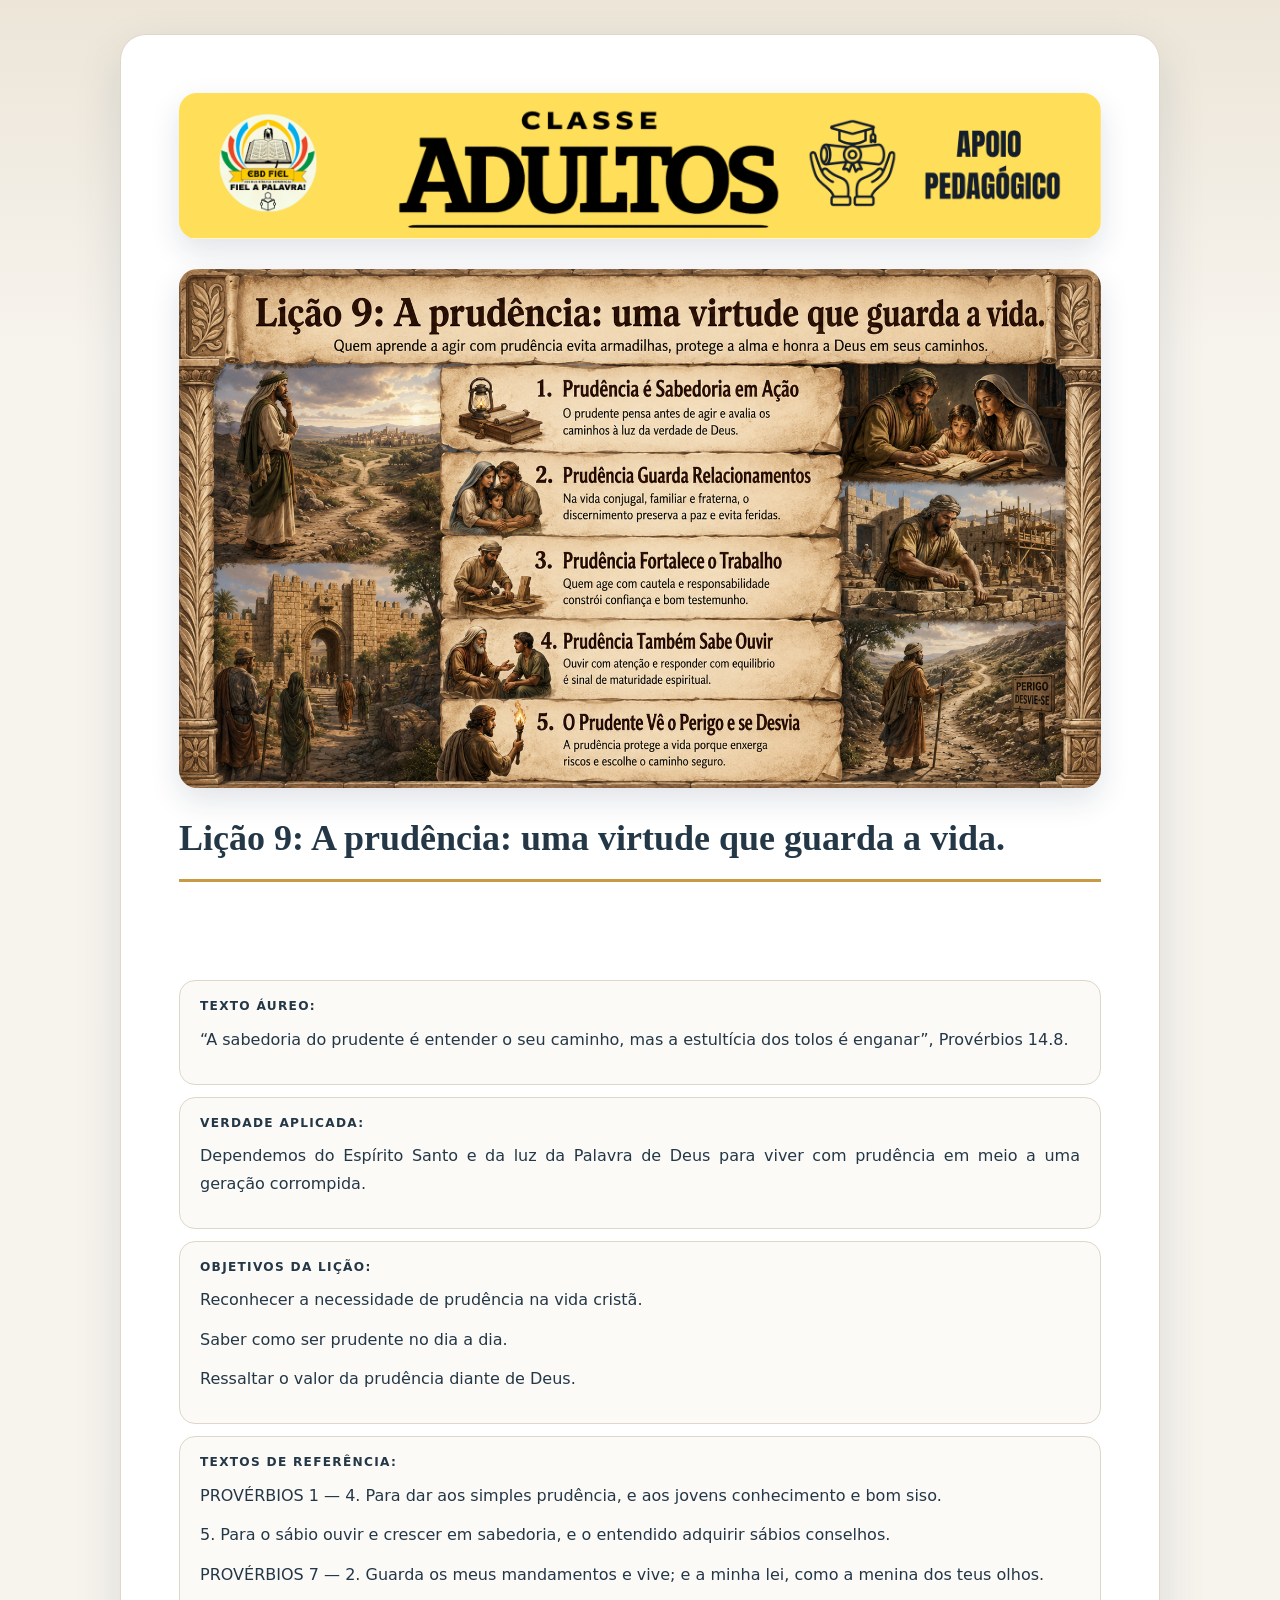
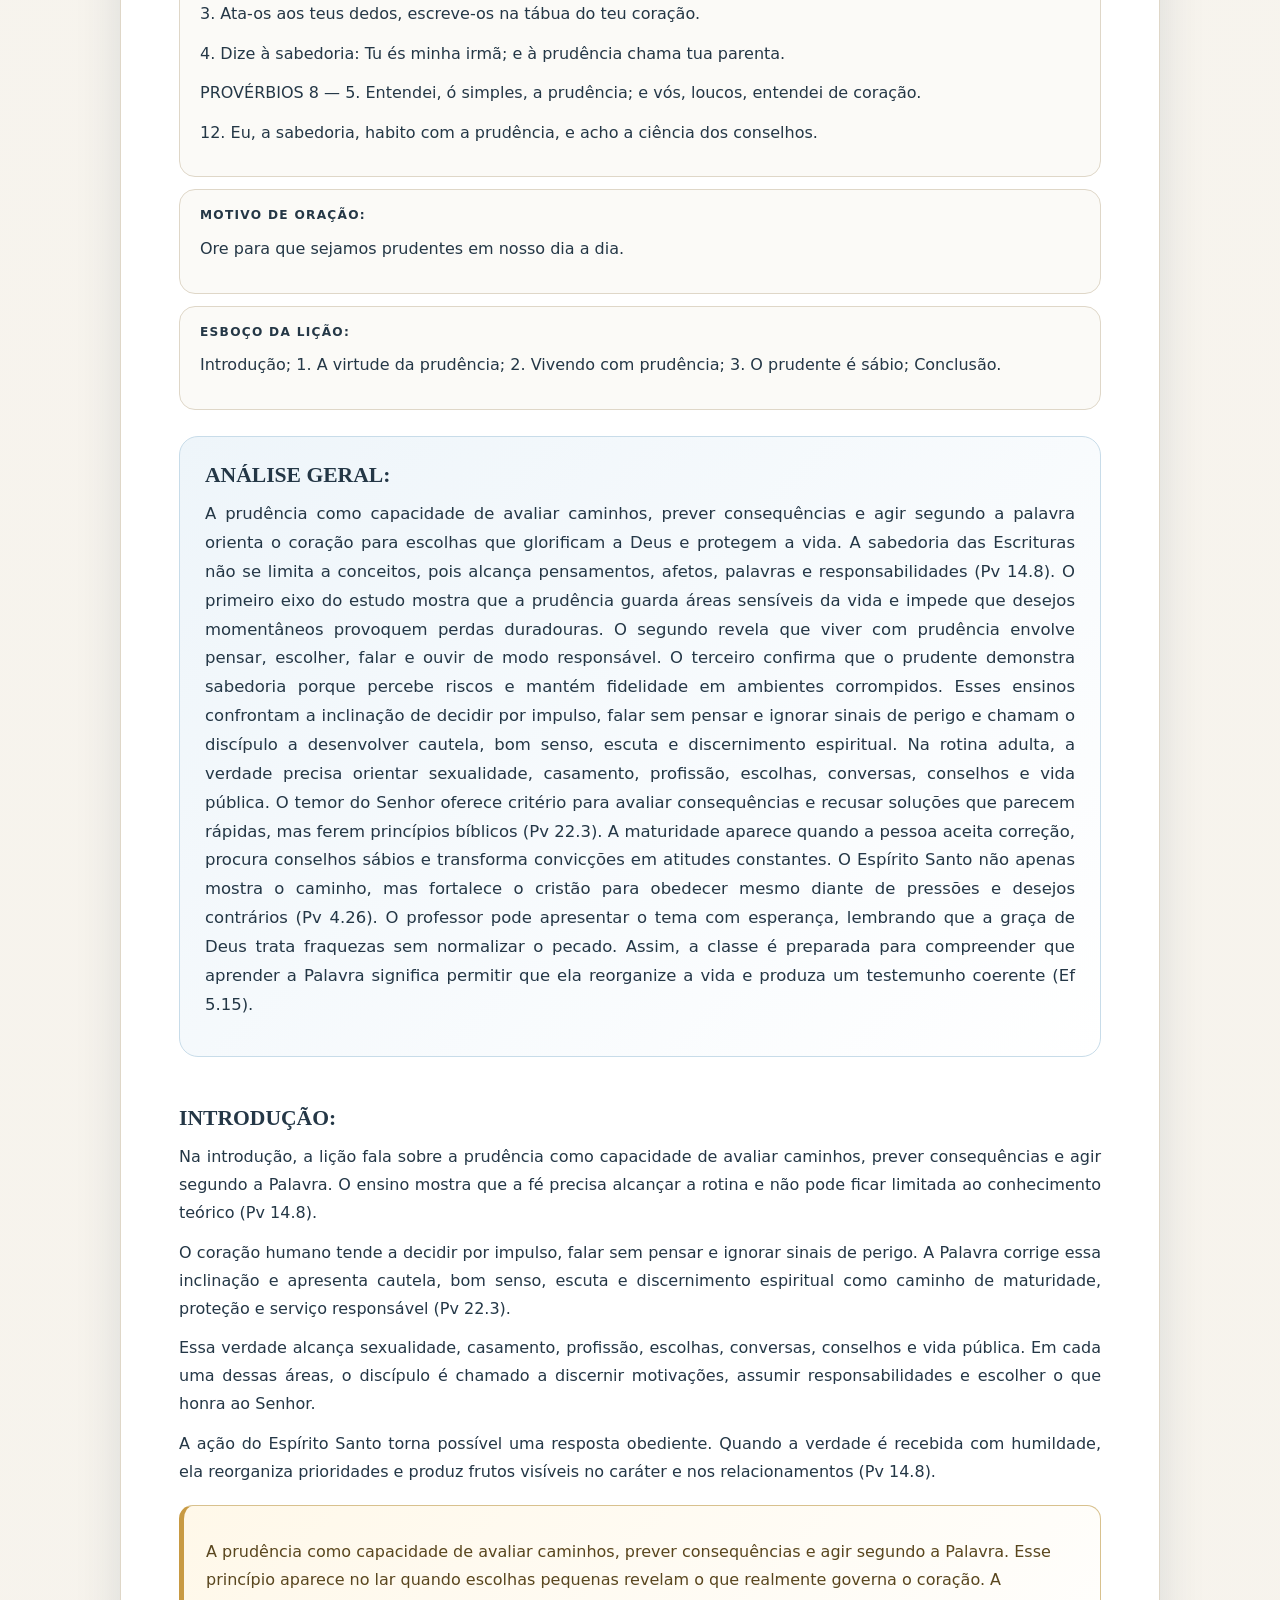
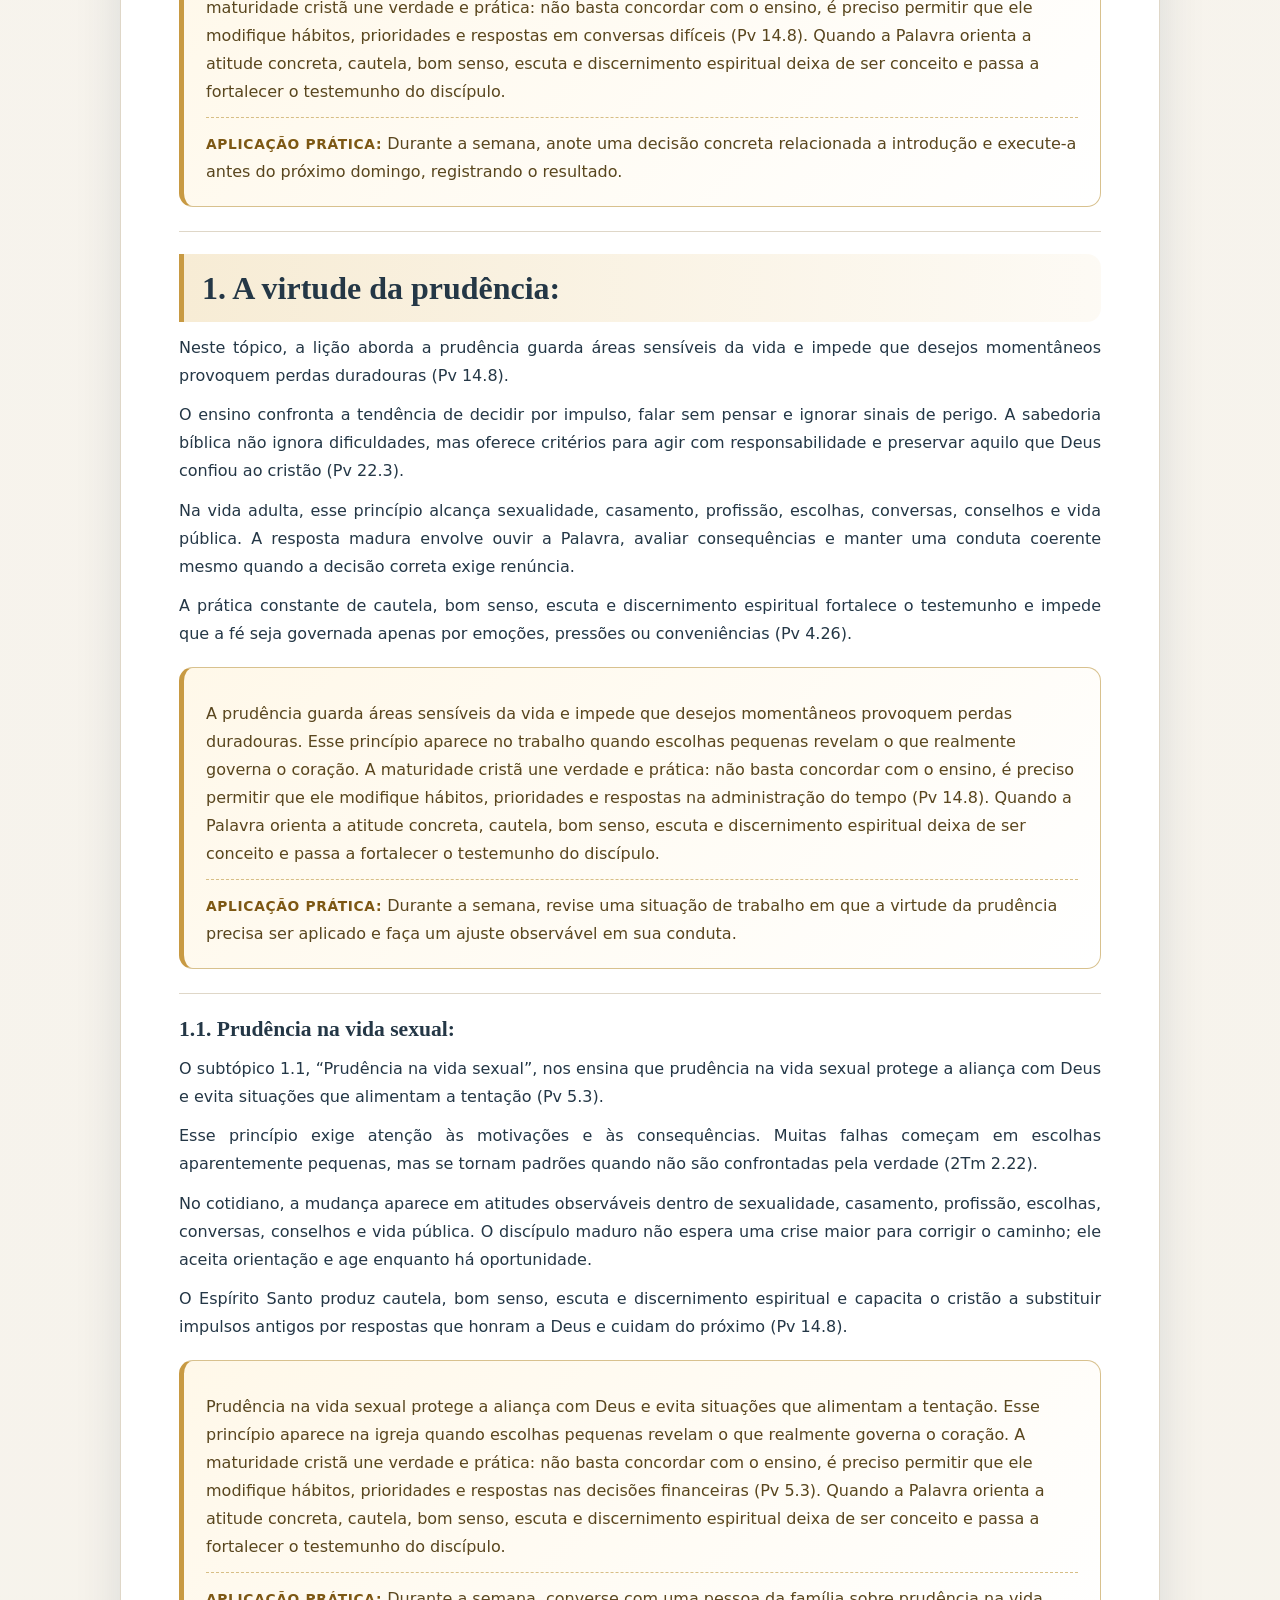
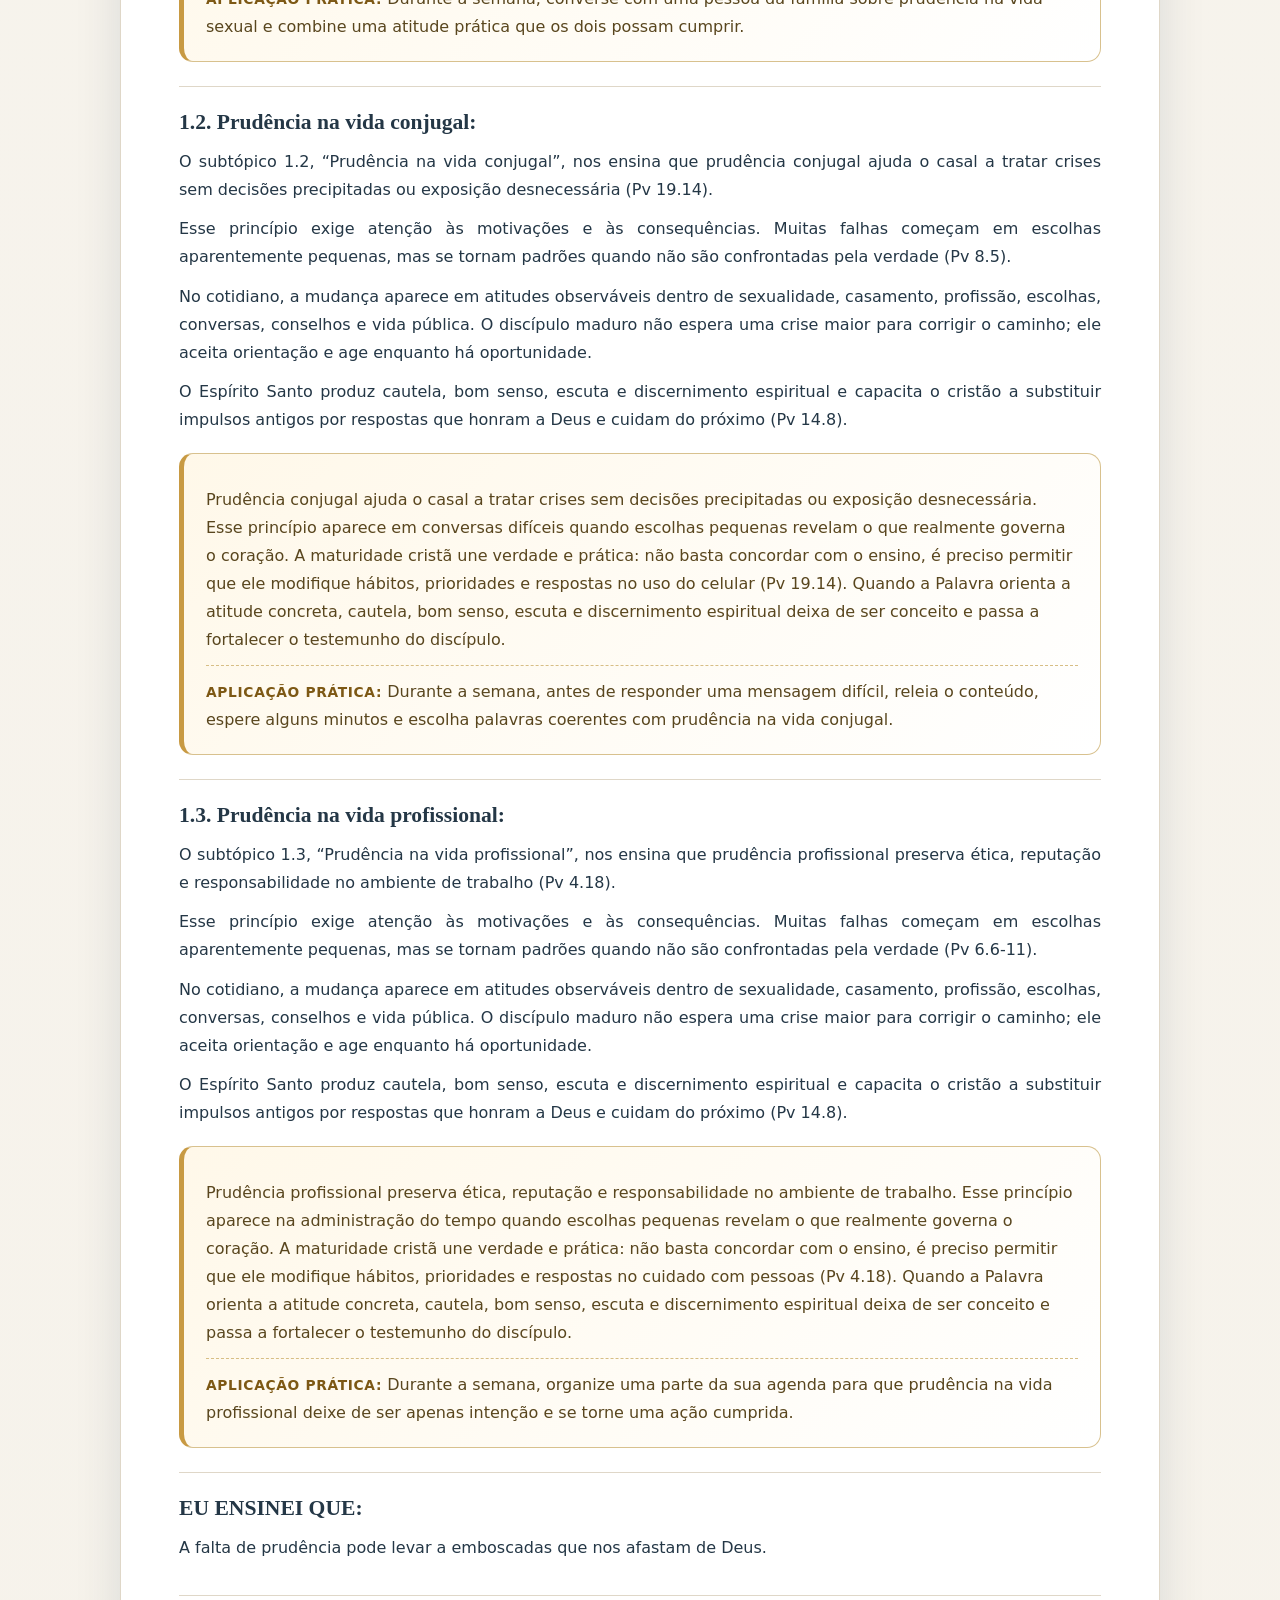
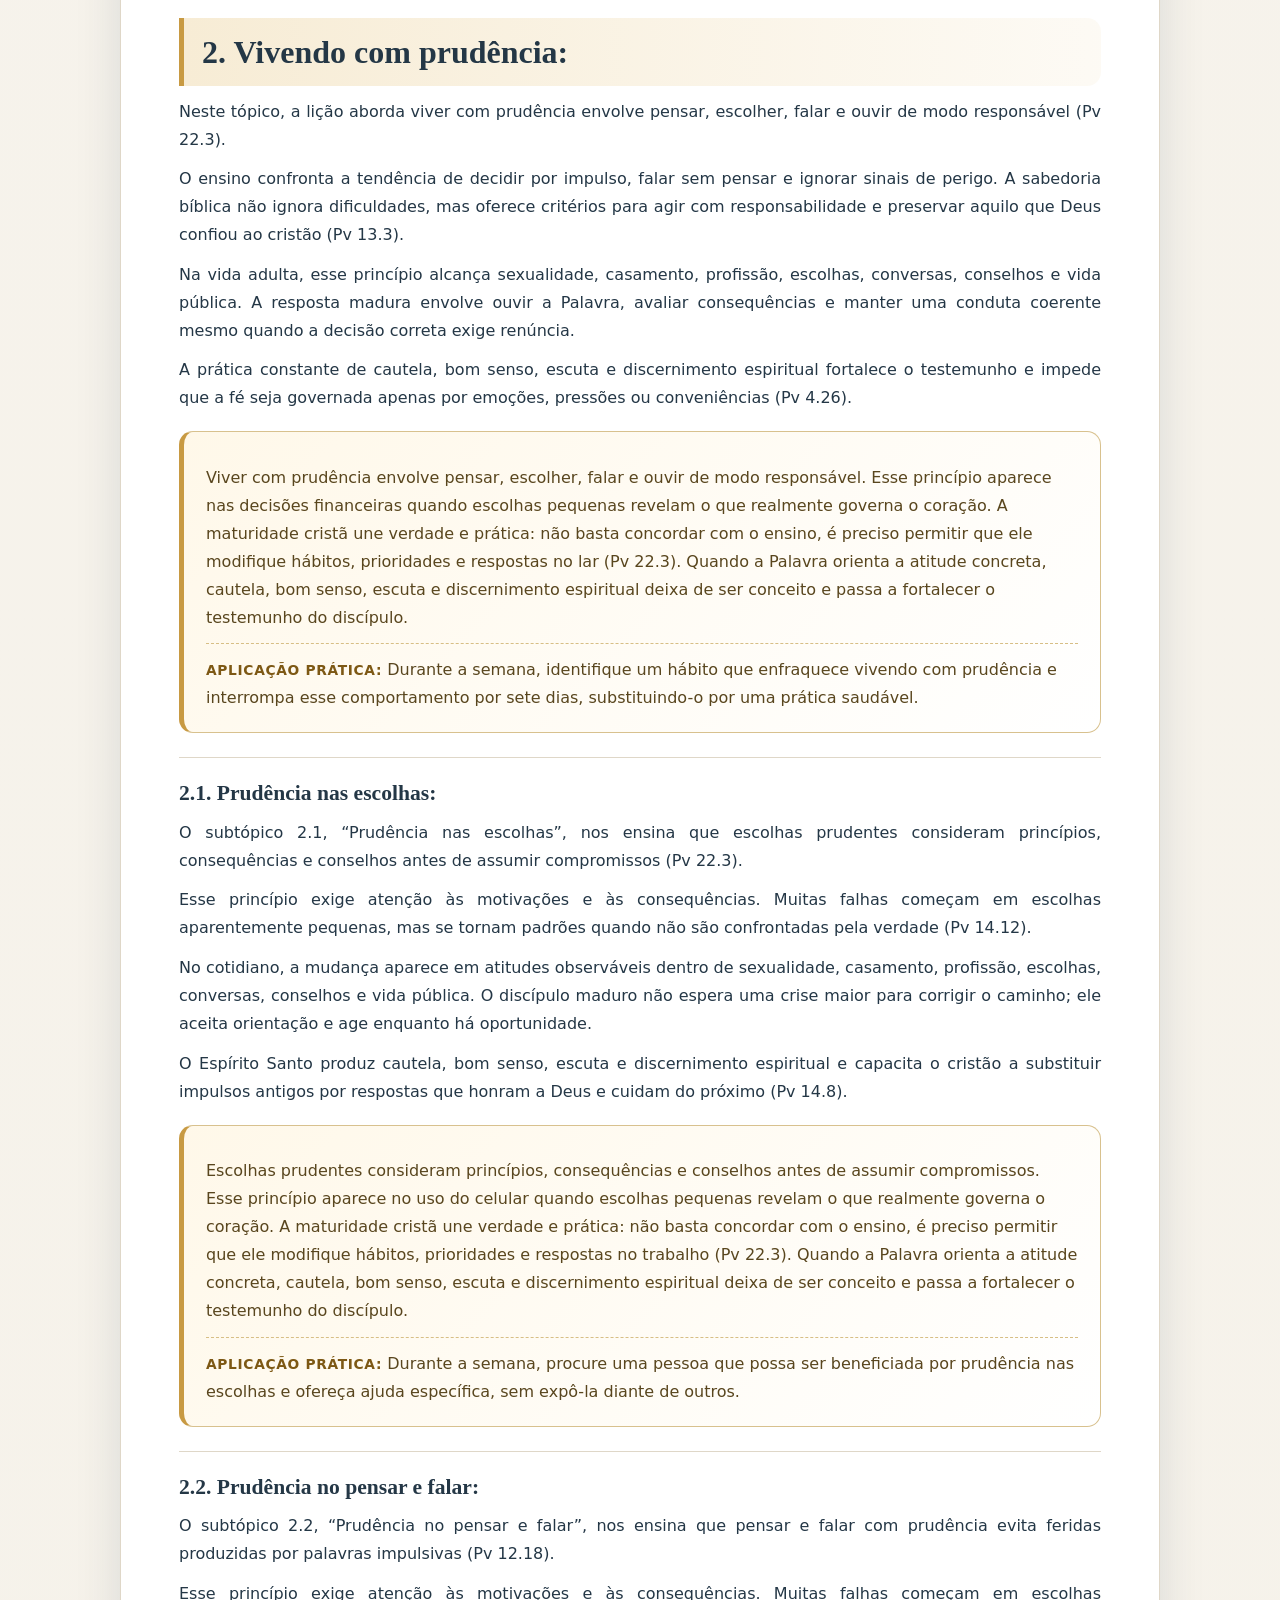
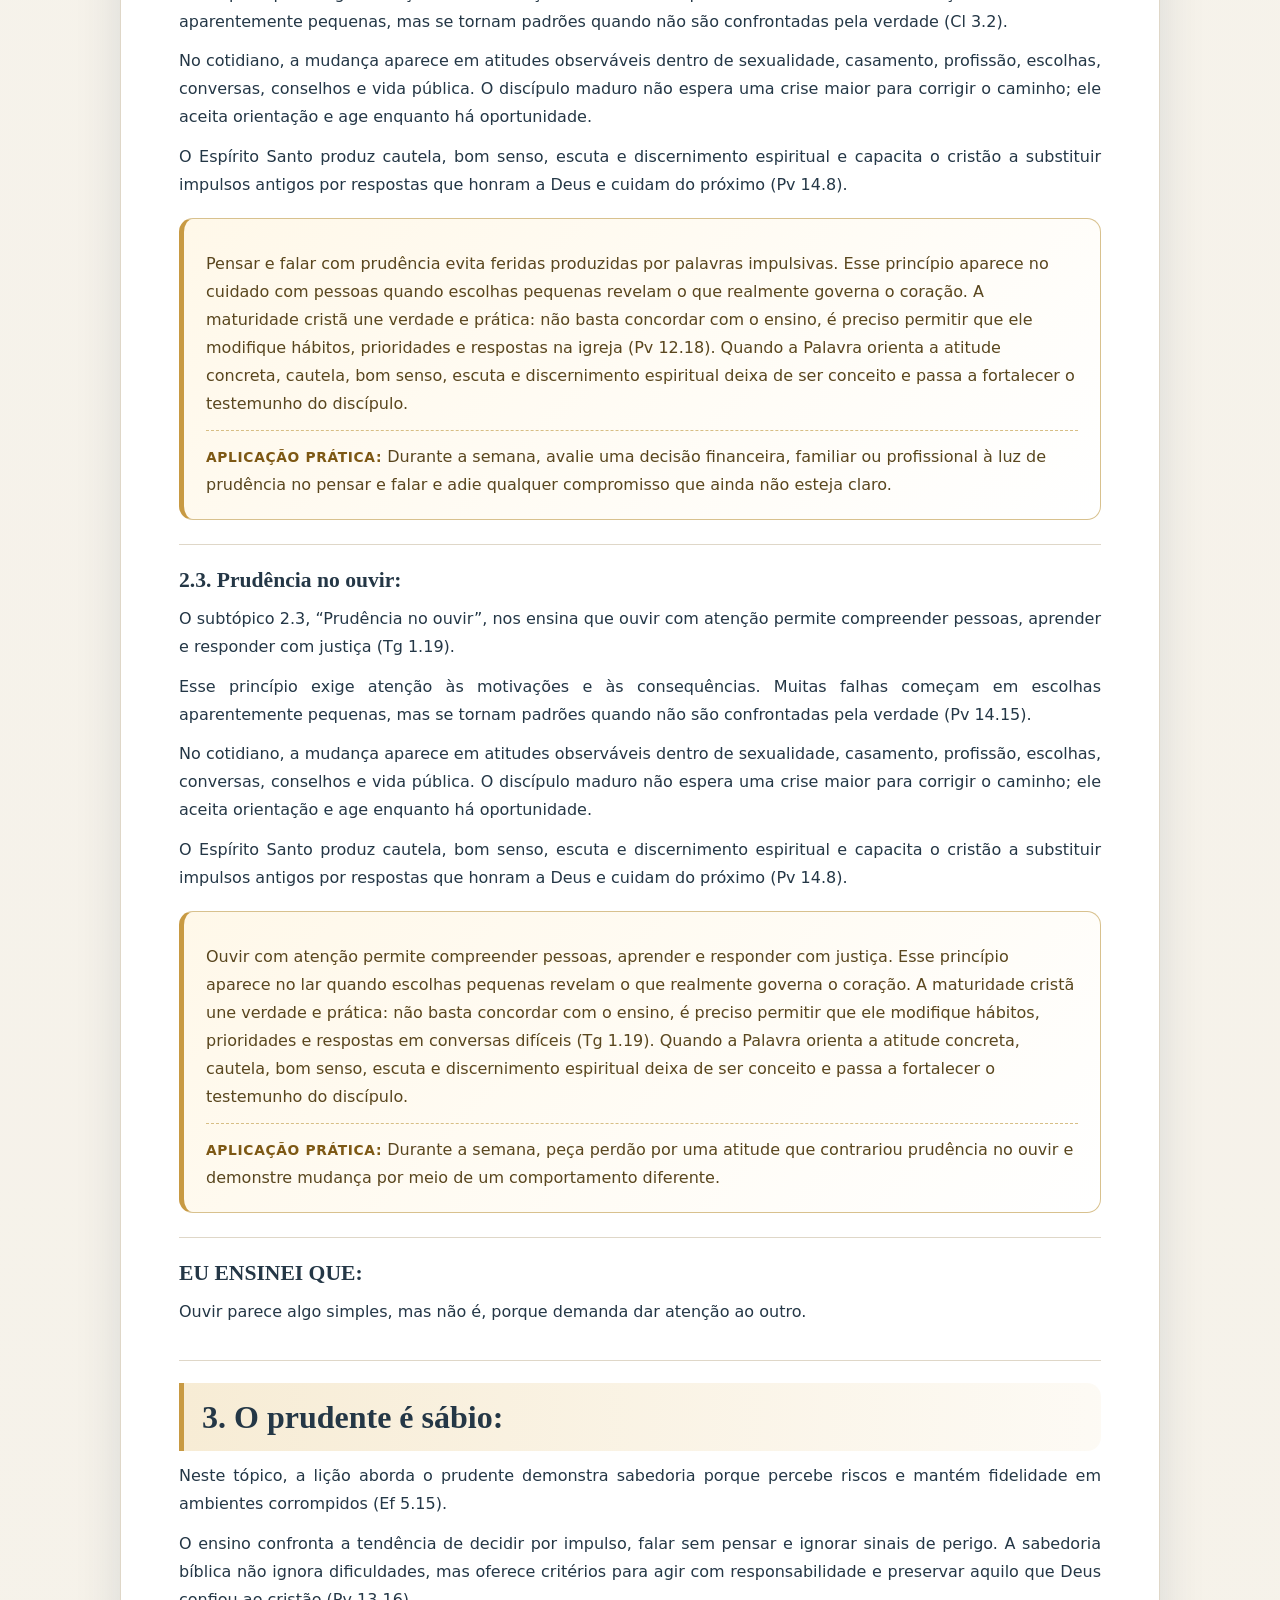
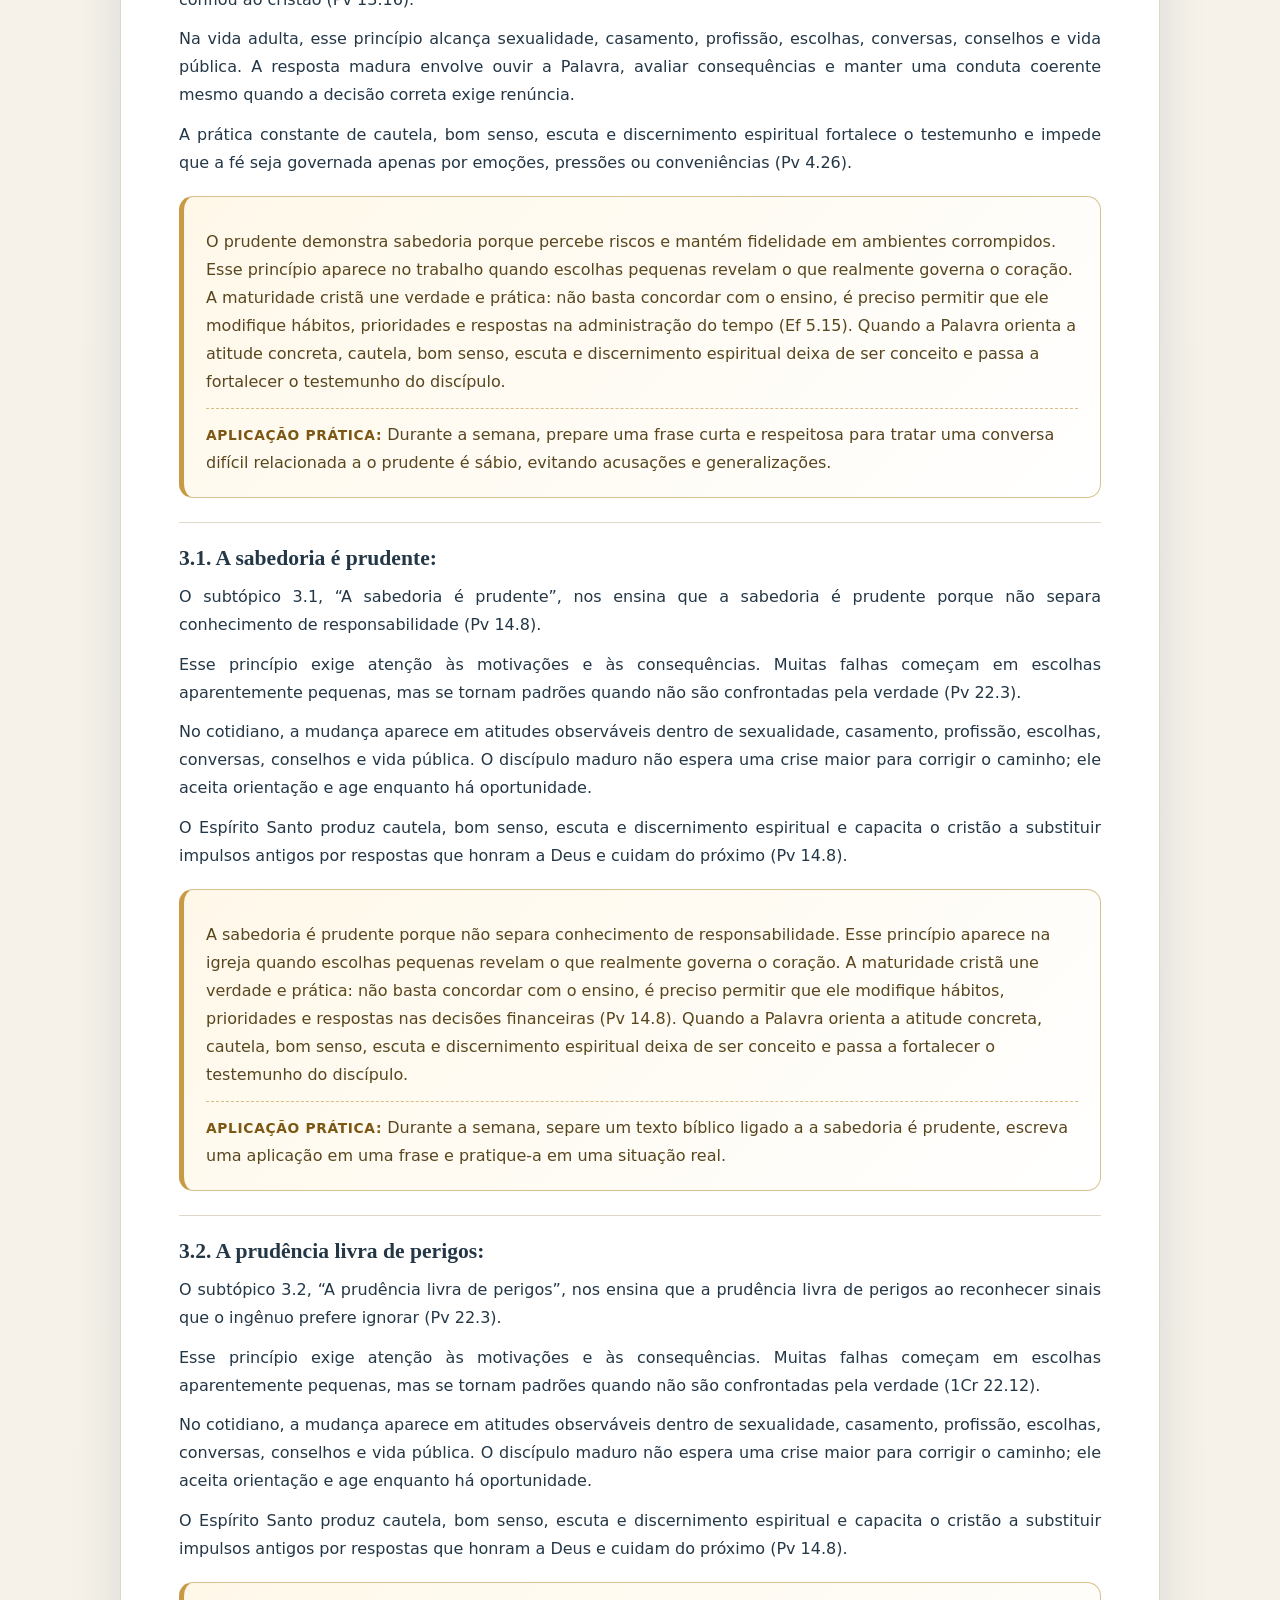
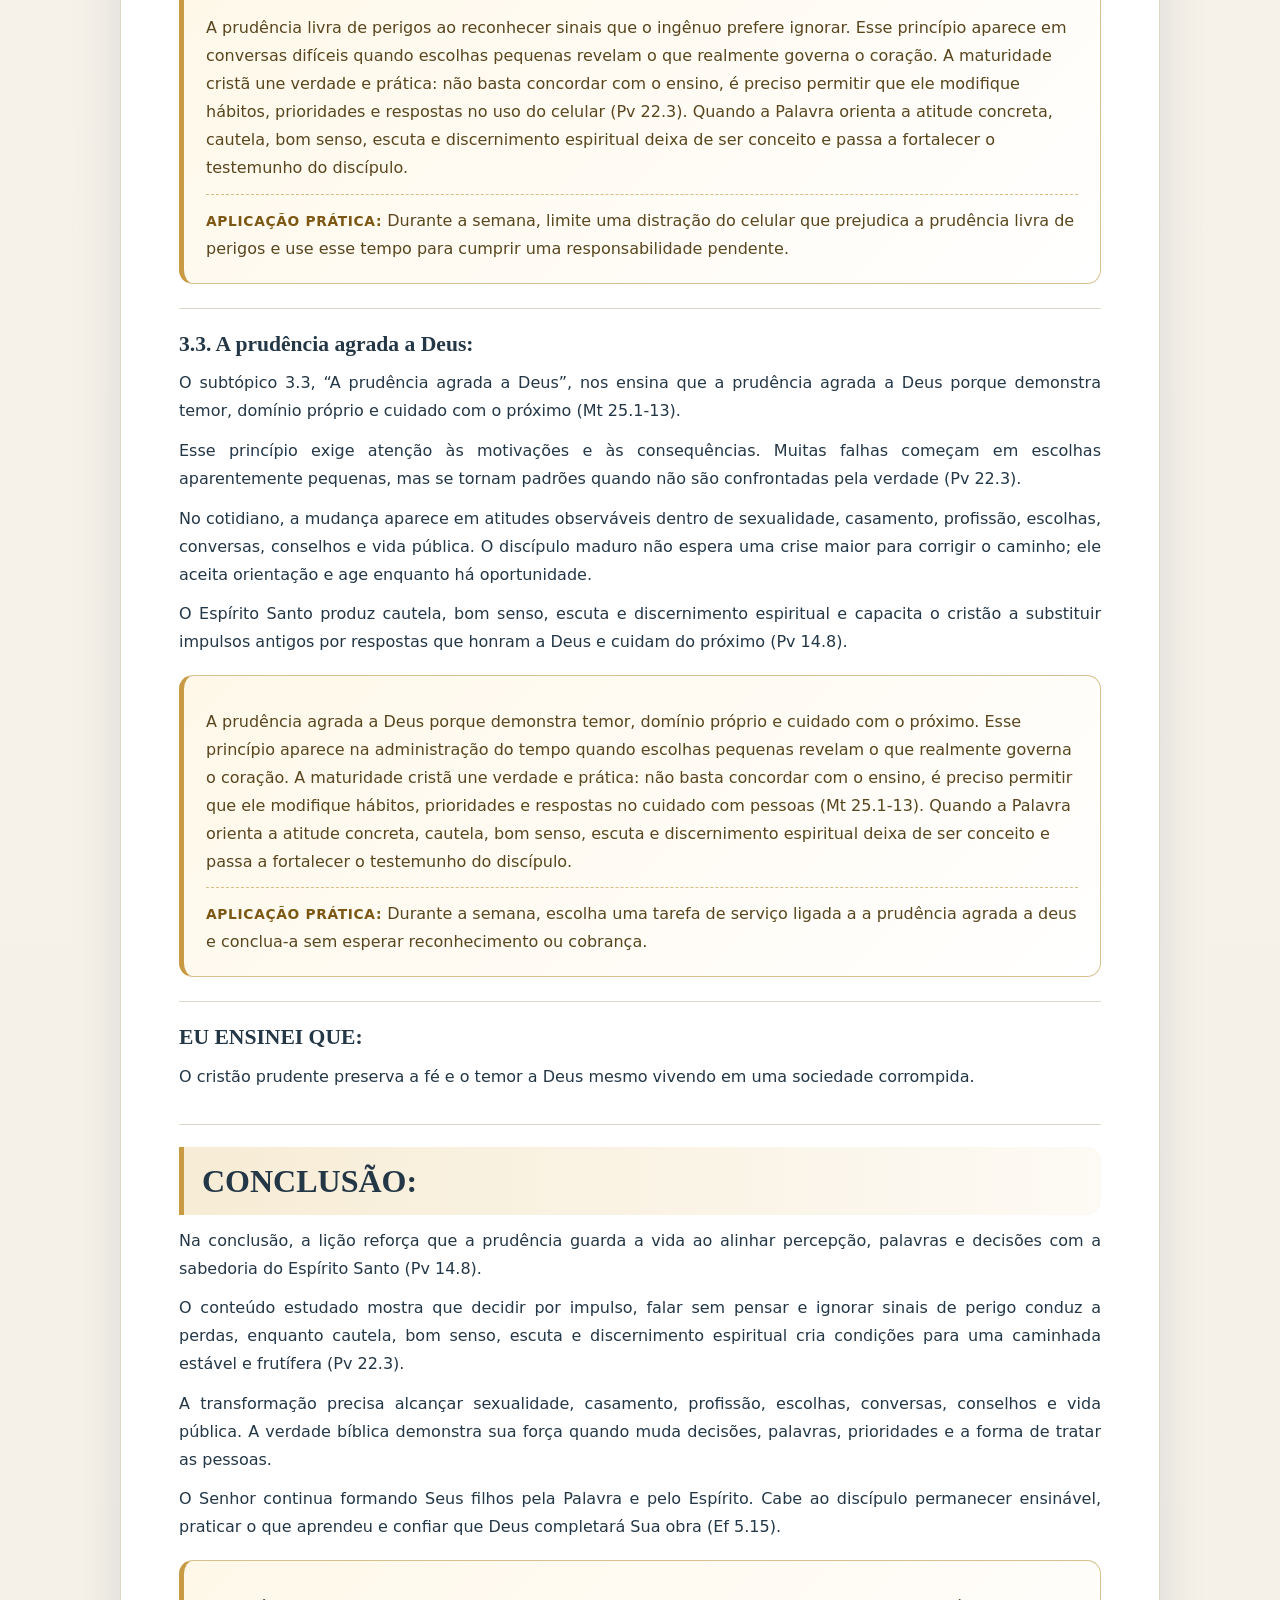
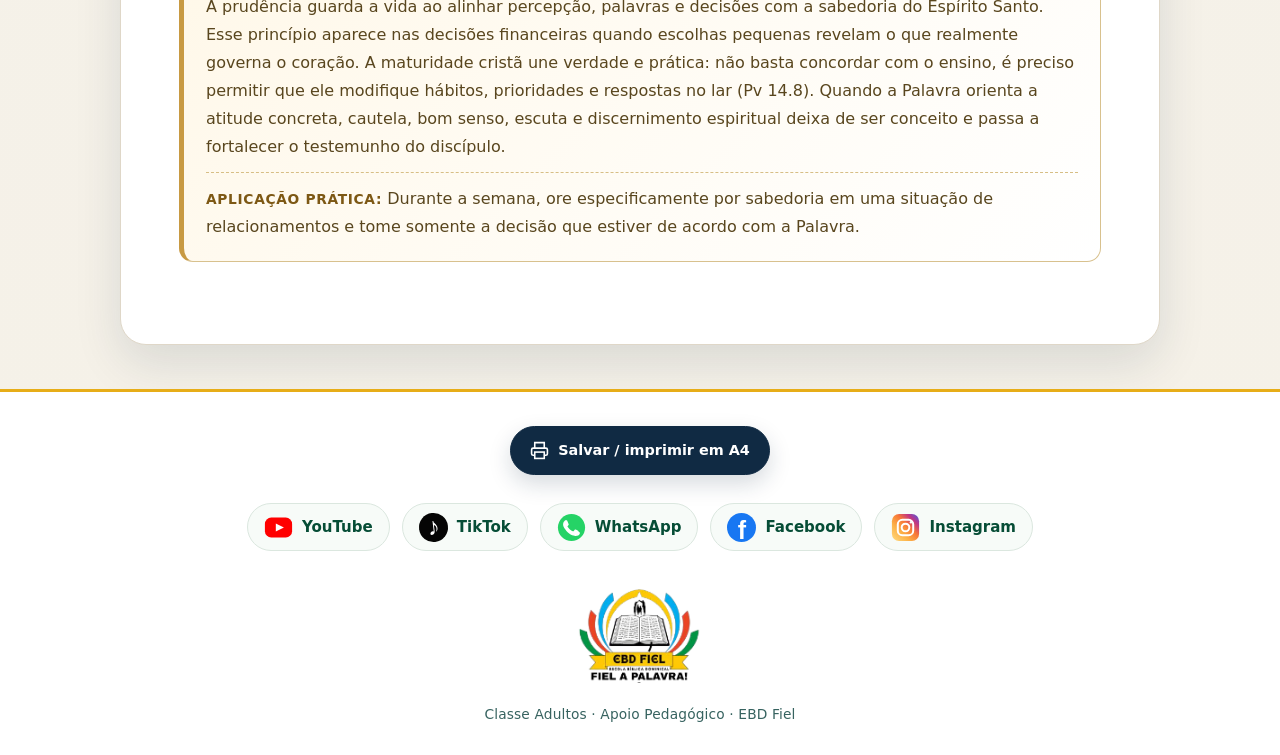
<file: apoio-pedagogico/licao-09-a-prudencia-uma-virtude-que-guarda-a-vida.html>
<!DOCTYPE html>

<html lang="pt-BR">
<head>
<meta charset="utf-8"/>
<meta content="width=device-width, initial-scale=1.0" name="viewport"/>
<title>Lição 9: A prudência: uma virtude que guarda a vida.</title>

<link href="assets/apoio-pedagogico.css" rel="stylesheet"/><script defer="True" src="assets/apoio-pedagogico.js"></script></head>
<body class="apoio-licao-page">
<div class="licao-container">
<img alt="Topo Classe Adultos Apoio Pedagógico" class="topo-ebd" src="assets/topo-amarelo.png"/>
<img alt="Imagem de abertura da licao-09-a-prudencia-uma-virtude-que-guarda-a-vida" class="imagem-licao" src="assets/licao-09-a-prudencia-uma-virtude-que-guarda-a-vida.png"/>
<h1 class="preto negrito">Lição 9: A prudência: uma virtude que guarda a vida.</h1>
<br/><br/>
<div class="titulo-com-conteudo">
<h3 class="preto negrito">TEXTO ÁUREO: </h3>
<p class="preto primeiro">“A sabedoria do prudente é entender o seu caminho, mas a estultícia dos tolos é enganar”, Provérbios 14.8.</p>
</div>
<div class="titulo-com-conteudo">
<h3 class="preto negrito">VERDADE APLICADA: </h3>
<p class="preto primeiro">Dependemos do Espírito Santo e da luz da Palavra de Deus para viver com prudência em meio a uma geração corrompida.</p>
</div>
<div class="titulo-com-conteudo">
<h3 class="preto negrito">OBJETIVOS DA LIÇÃO: </h3>
<p class="preto primeiro">Reconhecer a necessidade de prudência na vida cristã.</p>
<p class="preto">Saber como ser prudente no dia a dia.</p>
<p class="preto">Ressaltar o valor da prudência diante de Deus.</p>
</div>
<div class="titulo-com-conteudo">
<h3 class="preto negrito">TEXTOS DE REFERÊNCIA: </h3>
<p class="preto primeiro">PROVÉRBIOS 1 — 4. Para dar aos simples prudência, e aos jovens conhecimento e bom siso.</p>
<p class="preto">5. Para o sábio ouvir e crescer em sabedoria, e o entendido adquirir sábios conselhos.</p>
<p class="preto">PROVÉRBIOS 7 — 2. Guarda os meus mandamentos e vive; e a minha lei, como a menina dos teus olhos.</p>
<p class="preto">3. Ata-os aos teus dedos, escreve-os na tábua do teu coração.</p>
<p class="preto">4. Dize à sabedoria: Tu és minha irmã; e à prudência chama tua parenta.</p>
<p class="preto">PROVÉRBIOS 8 — 5. Entendei, ó simples, a prudência; e vós, loucos, entendei de coração.</p>
<p class="preto">12. Eu, a sabedoria, habito com a prudência, e acho a ciência dos conselhos.</p>
</div>
<div class="titulo-com-conteudo">
<h3 class="preto negrito">MOTIVO DE ORAÇÃO: </h3>
<p class="preto primeiro">Ore para que sejamos prudentes em nosso dia a dia.</p>
</div>
<div class="titulo-com-conteudo">
<h3 class="preto negrito">ESBOÇO DA LIÇÃO: </h3>
<p class="preto primeiro">Introdução; 1. A virtude da prudência; 2. Vivendo com prudência; 3. O prudente é sábio; Conclusão.</p>
</div>
<div class="titulo-com-conteudo">
<h3 class="preto negrito">ANÁLISE GERAL: </h3>
<p class="azul italico primeiro analise-geral-texto">A prudência como capacidade de avaliar caminhos, prever consequências e agir segundo a palavra orienta o coração para escolhas que glorificam a Deus e protegem a vida. A sabedoria das Escrituras não se limita a conceitos, pois alcança pensamentos, afetos, palavras e responsabilidades (Pv 14.8). O primeiro eixo do estudo mostra que a prudência guarda áreas sensíveis da vida e impede que desejos momentâneos provoquem perdas duradouras. O segundo revela que viver com prudência envolve pensar, escolher, falar e ouvir de modo responsável. O terceiro confirma que o prudente demonstra sabedoria porque percebe riscos e mantém fidelidade em ambientes corrompidos. Esses ensinos confrontam a inclinação de decidir por impulso, falar sem pensar e ignorar sinais de perigo e chamam o discípulo a desenvolver cautela, bom senso, escuta e discernimento espiritual. Na rotina adulta, a verdade precisa orientar sexualidade, casamento, profissão, escolhas, conversas, conselhos e vida pública. O temor do Senhor oferece critério para avaliar consequências e recusar soluções que parecem rápidas, mas ferem princípios bíblicos (Pv 22.3). A maturidade aparece quando a pessoa aceita correção, procura conselhos sábios e transforma convicções em atitudes constantes. O Espírito Santo não apenas mostra o caminho, mas fortalece o cristão para obedecer mesmo diante de pressões e desejos contrários (Pv 4.26). O professor pode apresentar o tema com esperança, lembrando que a graça de Deus trata fraquezas sem normalizar o pecado. Assim, a classe é preparada para compreender que aprender a Palavra significa permitir que ela reorganize a vida e produza um testemunho coerente (Ef 5.15).</p>
</div>
<div class="titulo-com-conteudo">
<h3 class="preto negrito">INTRODUÇÃO: </h3>
<p class="preto primeiro">Na introdução, a lição fala sobre a prudência como capacidade de avaliar caminhos, prever consequências e agir segundo a Palavra. O ensino mostra que a fé precisa alcançar a rotina e não pode ficar limitada ao conhecimento teórico (Pv 14.8).</p>
<p class="preto">O coração humano tende a decidir por impulso, falar sem pensar e ignorar sinais de perigo. A Palavra corrige essa inclinação e apresenta cautela, bom senso, escuta e discernimento espiritual como caminho de maturidade, proteção e serviço responsável (Pv 22.3).</p>
<p class="preto">Essa verdade alcança sexualidade, casamento, profissão, escolhas, conversas, conselhos e vida pública. Em cada uma dessas áreas, o discípulo é chamado a discernir motivações, assumir responsabilidades e escolher o que honra ao Senhor.</p>
<p class="preto">A ação do Espírito Santo torna possível uma resposta obediente. Quando a verdade é recebida com humildade, ela reorganiza prioridades e produz frutos visíveis no caráter e nos relacionamentos (Pv 14.8).</p>
<div class="apoio-aplicacao">
<p class="azul italico">A prudência como capacidade de avaliar caminhos, prever consequências e agir segundo a Palavra. Esse princípio aparece no lar quando escolhas pequenas revelam o que realmente governa o coração. A maturidade cristã une verdade e prática: não basta concordar com o ensino, é preciso permitir que ele modifique hábitos, prioridades e respostas em conversas difíceis (Pv 14.8). Quando a Palavra orienta a atitude concreta, cautela, bom senso, escuta e discernimento espiritual deixa de ser conceito e passa a fortalecer o testemunho do discípulo.</p>
<p class="azul italico"><span class="negrito">APLICAÇÃO PRÁTICA:</span> Durante a semana, anote uma decisão concreta relacionada a introdução e execute-a antes do próximo domingo, registrando o resultado.</p>
</div>
</div>
<div class="titulo-com-conteudo">
<h2 class="preto negrito">1. A virtude da prudência: </h2>
<p class="preto primeiro">Neste tópico, a lição aborda a prudência guarda áreas sensíveis da vida e impede que desejos momentâneos provoquem perdas duradouras (Pv 14.8).</p>
<p class="preto">O ensino confronta a tendência de decidir por impulso, falar sem pensar e ignorar sinais de perigo. A sabedoria bíblica não ignora dificuldades, mas oferece critérios para agir com responsabilidade e preservar aquilo que Deus confiou ao cristão (Pv 22.3).</p>
<p class="preto">Na vida adulta, esse princípio alcança sexualidade, casamento, profissão, escolhas, conversas, conselhos e vida pública. A resposta madura envolve ouvir a Palavra, avaliar consequências e manter uma conduta coerente mesmo quando a decisão correta exige renúncia.</p>
<p class="preto">A prática constante de cautela, bom senso, escuta e discernimento espiritual fortalece o testemunho e impede que a fé seja governada apenas por emoções, pressões ou conveniências (Pv 4.26).</p>
<div class="apoio-aplicacao">
<p class="azul italico">A prudência guarda áreas sensíveis da vida e impede que desejos momentâneos provoquem perdas duradouras. Esse princípio aparece no trabalho quando escolhas pequenas revelam o que realmente governa o coração. A maturidade cristã une verdade e prática: não basta concordar com o ensino, é preciso permitir que ele modifique hábitos, prioridades e respostas na administração do tempo (Pv 14.8). Quando a Palavra orienta a atitude concreta, cautela, bom senso, escuta e discernimento espiritual deixa de ser conceito e passa a fortalecer o testemunho do discípulo.</p>
<p class="azul italico"><span class="negrito">APLICAÇÃO PRÁTICA:</span> Durante a semana, revise uma situação de trabalho em que a virtude da prudência precisa ser aplicado e faça um ajuste observável em sua conduta.</p>
</div>
</div>
<div class="titulo-com-conteudo">
<h3 class="preto negrito">1.1. Prudência na vida sexual: </h3>
<p class="preto primeiro">O subtópico 1.1, “Prudência na vida sexual”, nos ensina que prudência na vida sexual protege a aliança com Deus e evita situações que alimentam a tentação (Pv 5.3).</p>
<p class="preto">Esse princípio exige atenção às motivações e às consequências. Muitas falhas começam em escolhas aparentemente pequenas, mas se tornam padrões quando não são confrontadas pela verdade (2Tm 2.22).</p>
<p class="preto">No cotidiano, a mudança aparece em atitudes observáveis dentro de sexualidade, casamento, profissão, escolhas, conversas, conselhos e vida pública. O discípulo maduro não espera uma crise maior para corrigir o caminho; ele aceita orientação e age enquanto há oportunidade.</p>
<p class="preto">O Espírito Santo produz cautela, bom senso, escuta e discernimento espiritual e capacita o cristão a substituir impulsos antigos por respostas que honram a Deus e cuidam do próximo (Pv 14.8).</p>
<div class="apoio-aplicacao">
<p class="azul italico">Prudência na vida sexual protege a aliança com Deus e evita situações que alimentam a tentação. Esse princípio aparece na igreja quando escolhas pequenas revelam o que realmente governa o coração. A maturidade cristã une verdade e prática: não basta concordar com o ensino, é preciso permitir que ele modifique hábitos, prioridades e respostas nas decisões financeiras (Pv 5.3). Quando a Palavra orienta a atitude concreta, cautela, bom senso, escuta e discernimento espiritual deixa de ser conceito e passa a fortalecer o testemunho do discípulo.</p>
<p class="azul italico"><span class="negrito">APLICAÇÃO PRÁTICA:</span> Durante a semana, converse com uma pessoa da família sobre prudência na vida sexual e combine uma atitude prática que os dois possam cumprir.</p>
</div>
</div>
<div class="titulo-com-conteudo">
<h3 class="preto negrito">1.2. Prudência na vida conjugal: </h3>
<p class="preto primeiro">O subtópico 1.2, “Prudência na vida conjugal”, nos ensina que prudência conjugal ajuda o casal a tratar crises sem decisões precipitadas ou exposição desnecessária (Pv 19.14).</p>
<p class="preto">Esse princípio exige atenção às motivações e às consequências. Muitas falhas começam em escolhas aparentemente pequenas, mas se tornam padrões quando não são confrontadas pela verdade (Pv 8.5).</p>
<p class="preto">No cotidiano, a mudança aparece em atitudes observáveis dentro de sexualidade, casamento, profissão, escolhas, conversas, conselhos e vida pública. O discípulo maduro não espera uma crise maior para corrigir o caminho; ele aceita orientação e age enquanto há oportunidade.</p>
<p class="preto">O Espírito Santo produz cautela, bom senso, escuta e discernimento espiritual e capacita o cristão a substituir impulsos antigos por respostas que honram a Deus e cuidam do próximo (Pv 14.8).</p>
<div class="apoio-aplicacao">
<p class="azul italico">Prudência conjugal ajuda o casal a tratar crises sem decisões precipitadas ou exposição desnecessária. Esse princípio aparece em conversas difíceis quando escolhas pequenas revelam o que realmente governa o coração. A maturidade cristã une verdade e prática: não basta concordar com o ensino, é preciso permitir que ele modifique hábitos, prioridades e respostas no uso do celular (Pv 19.14). Quando a Palavra orienta a atitude concreta, cautela, bom senso, escuta e discernimento espiritual deixa de ser conceito e passa a fortalecer o testemunho do discípulo.</p>
<p class="azul italico"><span class="negrito">APLICAÇÃO PRÁTICA:</span> Durante a semana, antes de responder uma mensagem difícil, releia o conteúdo, espere alguns minutos e escolha palavras coerentes com prudência na vida conjugal.</p>
</div>
</div>
<div class="titulo-com-conteudo">
<h3 class="preto negrito">1.3. Prudência na vida profissional: </h3>
<p class="preto primeiro">O subtópico 1.3, “Prudência na vida profissional”, nos ensina que prudência profissional preserva ética, reputação e responsabilidade no ambiente de trabalho (Pv 4.18).</p>
<p class="preto">Esse princípio exige atenção às motivações e às consequências. Muitas falhas começam em escolhas aparentemente pequenas, mas se tornam padrões quando não são confrontadas pela verdade (Pv 6.6-11).</p>
<p class="preto">No cotidiano, a mudança aparece em atitudes observáveis dentro de sexualidade, casamento, profissão, escolhas, conversas, conselhos e vida pública. O discípulo maduro não espera uma crise maior para corrigir o caminho; ele aceita orientação e age enquanto há oportunidade.</p>
<p class="preto">O Espírito Santo produz cautela, bom senso, escuta e discernimento espiritual e capacita o cristão a substituir impulsos antigos por respostas que honram a Deus e cuidam do próximo (Pv 14.8).</p>
<div class="apoio-aplicacao">
<p class="azul italico">Prudência profissional preserva ética, reputação e responsabilidade no ambiente de trabalho. Esse princípio aparece na administração do tempo quando escolhas pequenas revelam o que realmente governa o coração. A maturidade cristã une verdade e prática: não basta concordar com o ensino, é preciso permitir que ele modifique hábitos, prioridades e respostas no cuidado com pessoas (Pv 4.18). Quando a Palavra orienta a atitude concreta, cautela, bom senso, escuta e discernimento espiritual deixa de ser conceito e passa a fortalecer o testemunho do discípulo.</p>
<p class="azul italico"><span class="negrito">APLICAÇÃO PRÁTICA:</span> Durante a semana, organize uma parte da sua agenda para que prudência na vida profissional deixe de ser apenas intenção e se torne uma ação cumprida.</p>
</div>
</div>
<div class="titulo-com-conteudo">
<h3 class="preto negrito">EU ENSINEI QUE: </h3>
<p class="preto primeiro">A falta de prudência pode levar a emboscadas que nos afastam de Deus.</p>
</div>
<div class="titulo-com-conteudo">
<h2 class="preto negrito">2. Vivendo com prudência: </h2>
<p class="preto primeiro">Neste tópico, a lição aborda viver com prudência envolve pensar, escolher, falar e ouvir de modo responsável (Pv 22.3).</p>
<p class="preto">O ensino confronta a tendência de decidir por impulso, falar sem pensar e ignorar sinais de perigo. A sabedoria bíblica não ignora dificuldades, mas oferece critérios para agir com responsabilidade e preservar aquilo que Deus confiou ao cristão (Pv 13.3).</p>
<p class="preto">Na vida adulta, esse princípio alcança sexualidade, casamento, profissão, escolhas, conversas, conselhos e vida pública. A resposta madura envolve ouvir a Palavra, avaliar consequências e manter uma conduta coerente mesmo quando a decisão correta exige renúncia.</p>
<p class="preto">A prática constante de cautela, bom senso, escuta e discernimento espiritual fortalece o testemunho e impede que a fé seja governada apenas por emoções, pressões ou conveniências (Pv 4.26).</p>
<div class="apoio-aplicacao">
<p class="azul italico">Viver com prudência envolve pensar, escolher, falar e ouvir de modo responsável. Esse princípio aparece nas decisões financeiras quando escolhas pequenas revelam o que realmente governa o coração. A maturidade cristã une verdade e prática: não basta concordar com o ensino, é preciso permitir que ele modifique hábitos, prioridades e respostas no lar (Pv 22.3). Quando a Palavra orienta a atitude concreta, cautela, bom senso, escuta e discernimento espiritual deixa de ser conceito e passa a fortalecer o testemunho do discípulo.</p>
<p class="azul italico"><span class="negrito">APLICAÇÃO PRÁTICA:</span> Durante a semana, identifique um hábito que enfraquece vivendo com prudência e interrompa esse comportamento por sete dias, substituindo-o por uma prática saudável.</p>
</div>
</div>
<div class="titulo-com-conteudo">
<h3 class="preto negrito">2.1. Prudência nas escolhas: </h3>
<p class="preto primeiro">O subtópico 2.1, “Prudência nas escolhas”, nos ensina que escolhas prudentes consideram princípios, consequências e conselhos antes de assumir compromissos (Pv 22.3).</p>
<p class="preto">Esse princípio exige atenção às motivações e às consequências. Muitas falhas começam em escolhas aparentemente pequenas, mas se tornam padrões quando não são confrontadas pela verdade (Pv 14.12).</p>
<p class="preto">No cotidiano, a mudança aparece em atitudes observáveis dentro de sexualidade, casamento, profissão, escolhas, conversas, conselhos e vida pública. O discípulo maduro não espera uma crise maior para corrigir o caminho; ele aceita orientação e age enquanto há oportunidade.</p>
<p class="preto">O Espírito Santo produz cautela, bom senso, escuta e discernimento espiritual e capacita o cristão a substituir impulsos antigos por respostas que honram a Deus e cuidam do próximo (Pv 14.8).</p>
<div class="apoio-aplicacao">
<p class="azul italico">Escolhas prudentes consideram princípios, consequências e conselhos antes de assumir compromissos. Esse princípio aparece no uso do celular quando escolhas pequenas revelam o que realmente governa o coração. A maturidade cristã une verdade e prática: não basta concordar com o ensino, é preciso permitir que ele modifique hábitos, prioridades e respostas no trabalho (Pv 22.3). Quando a Palavra orienta a atitude concreta, cautela, bom senso, escuta e discernimento espiritual deixa de ser conceito e passa a fortalecer o testemunho do discípulo.</p>
<p class="azul italico"><span class="negrito">APLICAÇÃO PRÁTICA:</span> Durante a semana, procure uma pessoa que possa ser beneficiada por prudência nas escolhas e ofereça ajuda específica, sem expô-la diante de outros.</p>
</div>
</div>
<div class="titulo-com-conteudo">
<h3 class="preto negrito">2.2. Prudência no pensar e falar: </h3>
<p class="preto primeiro">O subtópico 2.2, “Prudência no pensar e falar”, nos ensina que pensar e falar com prudência evita feridas produzidas por palavras impulsivas (Pv 12.18).</p>
<p class="preto">Esse princípio exige atenção às motivações e às consequências. Muitas falhas começam em escolhas aparentemente pequenas, mas se tornam padrões quando não são confrontadas pela verdade (Cl 3.2).</p>
<p class="preto">No cotidiano, a mudança aparece em atitudes observáveis dentro de sexualidade, casamento, profissão, escolhas, conversas, conselhos e vida pública. O discípulo maduro não espera uma crise maior para corrigir o caminho; ele aceita orientação e age enquanto há oportunidade.</p>
<p class="preto">O Espírito Santo produz cautela, bom senso, escuta e discernimento espiritual e capacita o cristão a substituir impulsos antigos por respostas que honram a Deus e cuidam do próximo (Pv 14.8).</p>
<div class="apoio-aplicacao">
<p class="azul italico">Pensar e falar com prudência evita feridas produzidas por palavras impulsivas. Esse princípio aparece no cuidado com pessoas quando escolhas pequenas revelam o que realmente governa o coração. A maturidade cristã une verdade e prática: não basta concordar com o ensino, é preciso permitir que ele modifique hábitos, prioridades e respostas na igreja (Pv 12.18). Quando a Palavra orienta a atitude concreta, cautela, bom senso, escuta e discernimento espiritual deixa de ser conceito e passa a fortalecer o testemunho do discípulo.</p>
<p class="azul italico"><span class="negrito">APLICAÇÃO PRÁTICA:</span> Durante a semana, avalie uma decisão financeira, familiar ou profissional à luz de prudência no pensar e falar e adie qualquer compromisso que ainda não esteja claro.</p>
</div>
</div>
<div class="titulo-com-conteudo">
<h3 class="preto negrito">2.3. Prudência no ouvir: </h3>
<p class="preto primeiro">O subtópico 2.3, “Prudência no ouvir”, nos ensina que ouvir com atenção permite compreender pessoas, aprender e responder com justiça (Tg 1.19).</p>
<p class="preto">Esse princípio exige atenção às motivações e às consequências. Muitas falhas começam em escolhas aparentemente pequenas, mas se tornam padrões quando não são confrontadas pela verdade (Pv 14.15).</p>
<p class="preto">No cotidiano, a mudança aparece em atitudes observáveis dentro de sexualidade, casamento, profissão, escolhas, conversas, conselhos e vida pública. O discípulo maduro não espera uma crise maior para corrigir o caminho; ele aceita orientação e age enquanto há oportunidade.</p>
<p class="preto">O Espírito Santo produz cautela, bom senso, escuta e discernimento espiritual e capacita o cristão a substituir impulsos antigos por respostas que honram a Deus e cuidam do próximo (Pv 14.8).</p>
<div class="apoio-aplicacao">
<p class="azul italico">Ouvir com atenção permite compreender pessoas, aprender e responder com justiça. Esse princípio aparece no lar quando escolhas pequenas revelam o que realmente governa o coração. A maturidade cristã une verdade e prática: não basta concordar com o ensino, é preciso permitir que ele modifique hábitos, prioridades e respostas em conversas difíceis (Tg 1.19). Quando a Palavra orienta a atitude concreta, cautela, bom senso, escuta e discernimento espiritual deixa de ser conceito e passa a fortalecer o testemunho do discípulo.</p>
<p class="azul italico"><span class="negrito">APLICAÇÃO PRÁTICA:</span> Durante a semana, peça perdão por uma atitude que contrariou prudência no ouvir e demonstre mudança por meio de um comportamento diferente.</p>
</div>
</div>
<div class="titulo-com-conteudo">
<h3 class="preto negrito">EU ENSINEI QUE: </h3>
<p class="preto primeiro">Ouvir parece algo simples, mas não é, porque demanda dar atenção ao outro.</p>
</div>
<div class="titulo-com-conteudo">
<h2 class="preto negrito">3. O prudente é sábio: </h2>
<p class="preto primeiro">Neste tópico, a lição aborda o prudente demonstra sabedoria porque percebe riscos e mantém fidelidade em ambientes corrompidos (Ef 5.15).</p>
<p class="preto">O ensino confronta a tendência de decidir por impulso, falar sem pensar e ignorar sinais de perigo. A sabedoria bíblica não ignora dificuldades, mas oferece critérios para agir com responsabilidade e preservar aquilo que Deus confiou ao cristão (Pv 13.16).</p>
<p class="preto">Na vida adulta, esse princípio alcança sexualidade, casamento, profissão, escolhas, conversas, conselhos e vida pública. A resposta madura envolve ouvir a Palavra, avaliar consequências e manter uma conduta coerente mesmo quando a decisão correta exige renúncia.</p>
<p class="preto">A prática constante de cautela, bom senso, escuta e discernimento espiritual fortalece o testemunho e impede que a fé seja governada apenas por emoções, pressões ou conveniências (Pv 4.26).</p>
<div class="apoio-aplicacao">
<p class="azul italico">O prudente demonstra sabedoria porque percebe riscos e mantém fidelidade em ambientes corrompidos. Esse princípio aparece no trabalho quando escolhas pequenas revelam o que realmente governa o coração. A maturidade cristã une verdade e prática: não basta concordar com o ensino, é preciso permitir que ele modifique hábitos, prioridades e respostas na administração do tempo (Ef 5.15). Quando a Palavra orienta a atitude concreta, cautela, bom senso, escuta e discernimento espiritual deixa de ser conceito e passa a fortalecer o testemunho do discípulo.</p>
<p class="azul italico"><span class="negrito">APLICAÇÃO PRÁTICA:</span> Durante a semana, prepare uma frase curta e respeitosa para tratar uma conversa difícil relacionada a o prudente é sábio, evitando acusações e generalizações.</p>
</div>
</div>
<div class="titulo-com-conteudo">
<h3 class="preto negrito">3.1. A sabedoria é prudente: </h3>
<p class="preto primeiro">O subtópico 3.1, “A sabedoria é prudente”, nos ensina que a sabedoria é prudente porque não separa conhecimento de responsabilidade (Pv 14.8).</p>
<p class="preto">Esse princípio exige atenção às motivações e às consequências. Muitas falhas começam em escolhas aparentemente pequenas, mas se tornam padrões quando não são confrontadas pela verdade (Pv 22.3).</p>
<p class="preto">No cotidiano, a mudança aparece em atitudes observáveis dentro de sexualidade, casamento, profissão, escolhas, conversas, conselhos e vida pública. O discípulo maduro não espera uma crise maior para corrigir o caminho; ele aceita orientação e age enquanto há oportunidade.</p>
<p class="preto">O Espírito Santo produz cautela, bom senso, escuta e discernimento espiritual e capacita o cristão a substituir impulsos antigos por respostas que honram a Deus e cuidam do próximo (Pv 14.8).</p>
<div class="apoio-aplicacao">
<p class="azul italico">A sabedoria é prudente porque não separa conhecimento de responsabilidade. Esse princípio aparece na igreja quando escolhas pequenas revelam o que realmente governa o coração. A maturidade cristã une verdade e prática: não basta concordar com o ensino, é preciso permitir que ele modifique hábitos, prioridades e respostas nas decisões financeiras (Pv 14.8). Quando a Palavra orienta a atitude concreta, cautela, bom senso, escuta e discernimento espiritual deixa de ser conceito e passa a fortalecer o testemunho do discípulo.</p>
<p class="azul italico"><span class="negrito">APLICAÇÃO PRÁTICA:</span> Durante a semana, separe um texto bíblico ligado a a sabedoria é prudente, escreva uma aplicação em uma frase e pratique-a em uma situação real.</p>
</div>
</div>
<div class="titulo-com-conteudo">
<h3 class="preto negrito">3.2. A prudência livra de perigos: </h3>
<p class="preto primeiro">O subtópico 3.2, “A prudência livra de perigos”, nos ensina que a prudência livra de perigos ao reconhecer sinais que o ingênuo prefere ignorar (Pv 22.3).</p>
<p class="preto">Esse princípio exige atenção às motivações e às consequências. Muitas falhas começam em escolhas aparentemente pequenas, mas se tornam padrões quando não são confrontadas pela verdade (1Cr 22.12).</p>
<p class="preto">No cotidiano, a mudança aparece em atitudes observáveis dentro de sexualidade, casamento, profissão, escolhas, conversas, conselhos e vida pública. O discípulo maduro não espera uma crise maior para corrigir o caminho; ele aceita orientação e age enquanto há oportunidade.</p>
<p class="preto">O Espírito Santo produz cautela, bom senso, escuta e discernimento espiritual e capacita o cristão a substituir impulsos antigos por respostas que honram a Deus e cuidam do próximo (Pv 14.8).</p>
<div class="apoio-aplicacao">
<p class="azul italico">A prudência livra de perigos ao reconhecer sinais que o ingênuo prefere ignorar. Esse princípio aparece em conversas difíceis quando escolhas pequenas revelam o que realmente governa o coração. A maturidade cristã une verdade e prática: não basta concordar com o ensino, é preciso permitir que ele modifique hábitos, prioridades e respostas no uso do celular (Pv 22.3). Quando a Palavra orienta a atitude concreta, cautela, bom senso, escuta e discernimento espiritual deixa de ser conceito e passa a fortalecer o testemunho do discípulo.</p>
<p class="azul italico"><span class="negrito">APLICAÇÃO PRÁTICA:</span> Durante a semana, limite uma distração do celular que prejudica a prudência livra de perigos e use esse tempo para cumprir uma responsabilidade pendente.</p>
</div>
</div>
<div class="titulo-com-conteudo">
<h3 class="preto negrito">3.3. A prudência agrada a Deus: </h3>
<p class="preto primeiro">O subtópico 3.3, “A prudência agrada a Deus”, nos ensina que a prudência agrada a Deus porque demonstra temor, domínio próprio e cuidado com o próximo (Mt 25.1-13).</p>
<p class="preto">Esse princípio exige atenção às motivações e às consequências. Muitas falhas começam em escolhas aparentemente pequenas, mas se tornam padrões quando não são confrontadas pela verdade (Pv 22.3).</p>
<p class="preto">No cotidiano, a mudança aparece em atitudes observáveis dentro de sexualidade, casamento, profissão, escolhas, conversas, conselhos e vida pública. O discípulo maduro não espera uma crise maior para corrigir o caminho; ele aceita orientação e age enquanto há oportunidade.</p>
<p class="preto">O Espírito Santo produz cautela, bom senso, escuta e discernimento espiritual e capacita o cristão a substituir impulsos antigos por respostas que honram a Deus e cuidam do próximo (Pv 14.8).</p>
<div class="apoio-aplicacao">
<p class="azul italico">A prudência agrada a Deus porque demonstra temor, domínio próprio e cuidado com o próximo. Esse princípio aparece na administração do tempo quando escolhas pequenas revelam o que realmente governa o coração. A maturidade cristã une verdade e prática: não basta concordar com o ensino, é preciso permitir que ele modifique hábitos, prioridades e respostas no cuidado com pessoas (Mt 25.1-13). Quando a Palavra orienta a atitude concreta, cautela, bom senso, escuta e discernimento espiritual deixa de ser conceito e passa a fortalecer o testemunho do discípulo.</p>
<p class="azul italico"><span class="negrito">APLICAÇÃO PRÁTICA:</span> Durante a semana, escolha uma tarefa de serviço ligada a a prudência agrada a deus e conclua-a sem esperar reconhecimento ou cobrança.</p>
</div>
</div>
<div class="titulo-com-conteudo">
<h3 class="preto negrito">EU ENSINEI QUE: </h3>
<p class="preto primeiro">O cristão prudente preserva a fé e o temor a Deus mesmo vivendo em uma sociedade corrompida.</p>
</div>
<div class="titulo-com-conteudo">
<h2 class="preto negrito">CONCLUSÃO: </h2>
<p class="preto primeiro">Na conclusão, a lição reforça que a prudência guarda a vida ao alinhar percepção, palavras e decisões com a sabedoria do Espírito Santo (Pv 14.8).</p>
<p class="preto">O conteúdo estudado mostra que decidir por impulso, falar sem pensar e ignorar sinais de perigo conduz a perdas, enquanto cautela, bom senso, escuta e discernimento espiritual cria condições para uma caminhada estável e frutífera (Pv 22.3).</p>
<p class="preto">A transformação precisa alcançar sexualidade, casamento, profissão, escolhas, conversas, conselhos e vida pública. A verdade bíblica demonstra sua força quando muda decisões, palavras, prioridades e a forma de tratar as pessoas.</p>
<p class="preto">O Senhor continua formando Seus filhos pela Palavra e pelo Espírito. Cabe ao discípulo permanecer ensinável, praticar o que aprendeu e confiar que Deus completará Sua obra (Ef 5.15).</p>
<div class="apoio-aplicacao">
<p class="azul italico">A prudência guarda a vida ao alinhar percepção, palavras e decisões com a sabedoria do Espírito Santo. Esse princípio aparece nas decisões financeiras quando escolhas pequenas revelam o que realmente governa o coração. A maturidade cristã une verdade e prática: não basta concordar com o ensino, é preciso permitir que ele modifique hábitos, prioridades e respostas no lar (Pv 14.8). Quando a Palavra orienta a atitude concreta, cautela, bom senso, escuta e discernimento espiritual deixa de ser conceito e passa a fortalecer o testemunho do discípulo.</p>
<p class="azul italico"><span class="negrito">APLICAÇÃO PRÁTICA:</span> Durante a semana, ore especificamente por sabedoria em uma situação de relacionamentos e tome somente a decisão que estiver de acordo com a Palavra.</p>
</div>
</div>
</div>
</body>
</html>
</file>
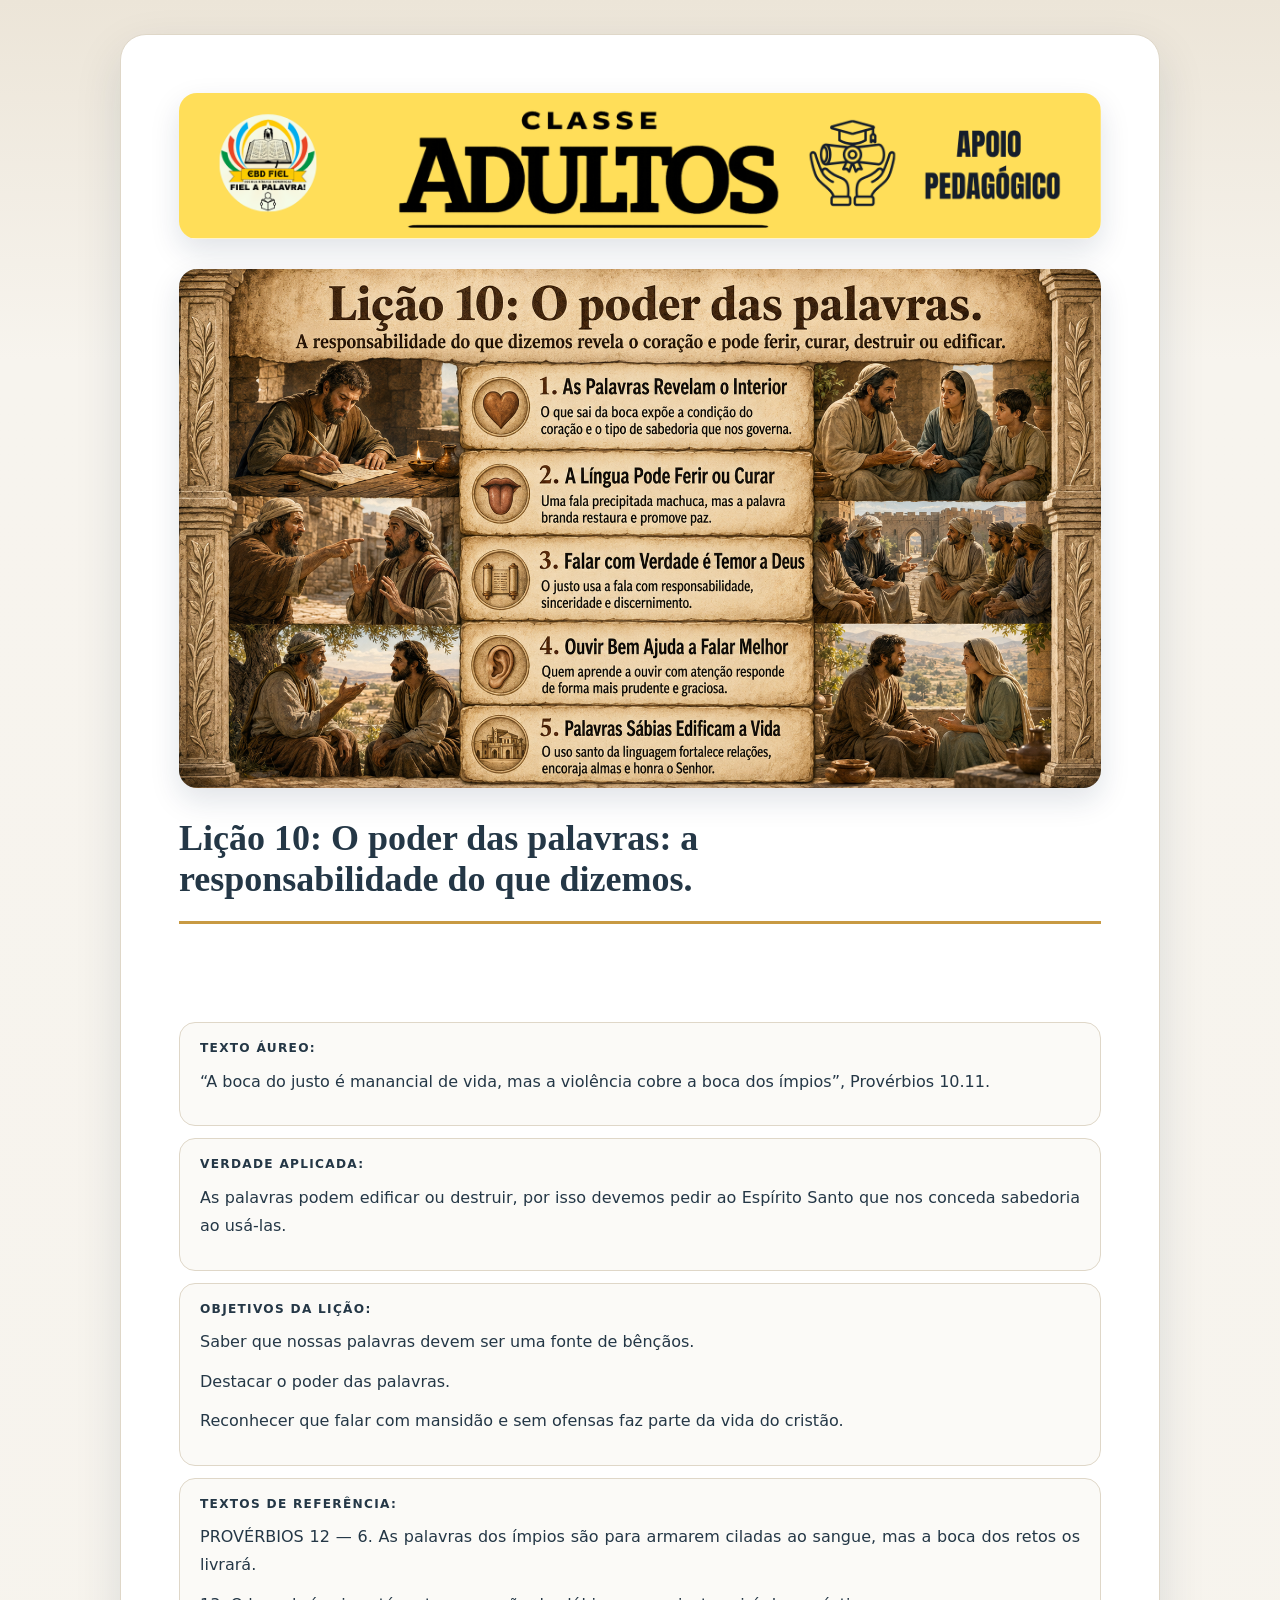
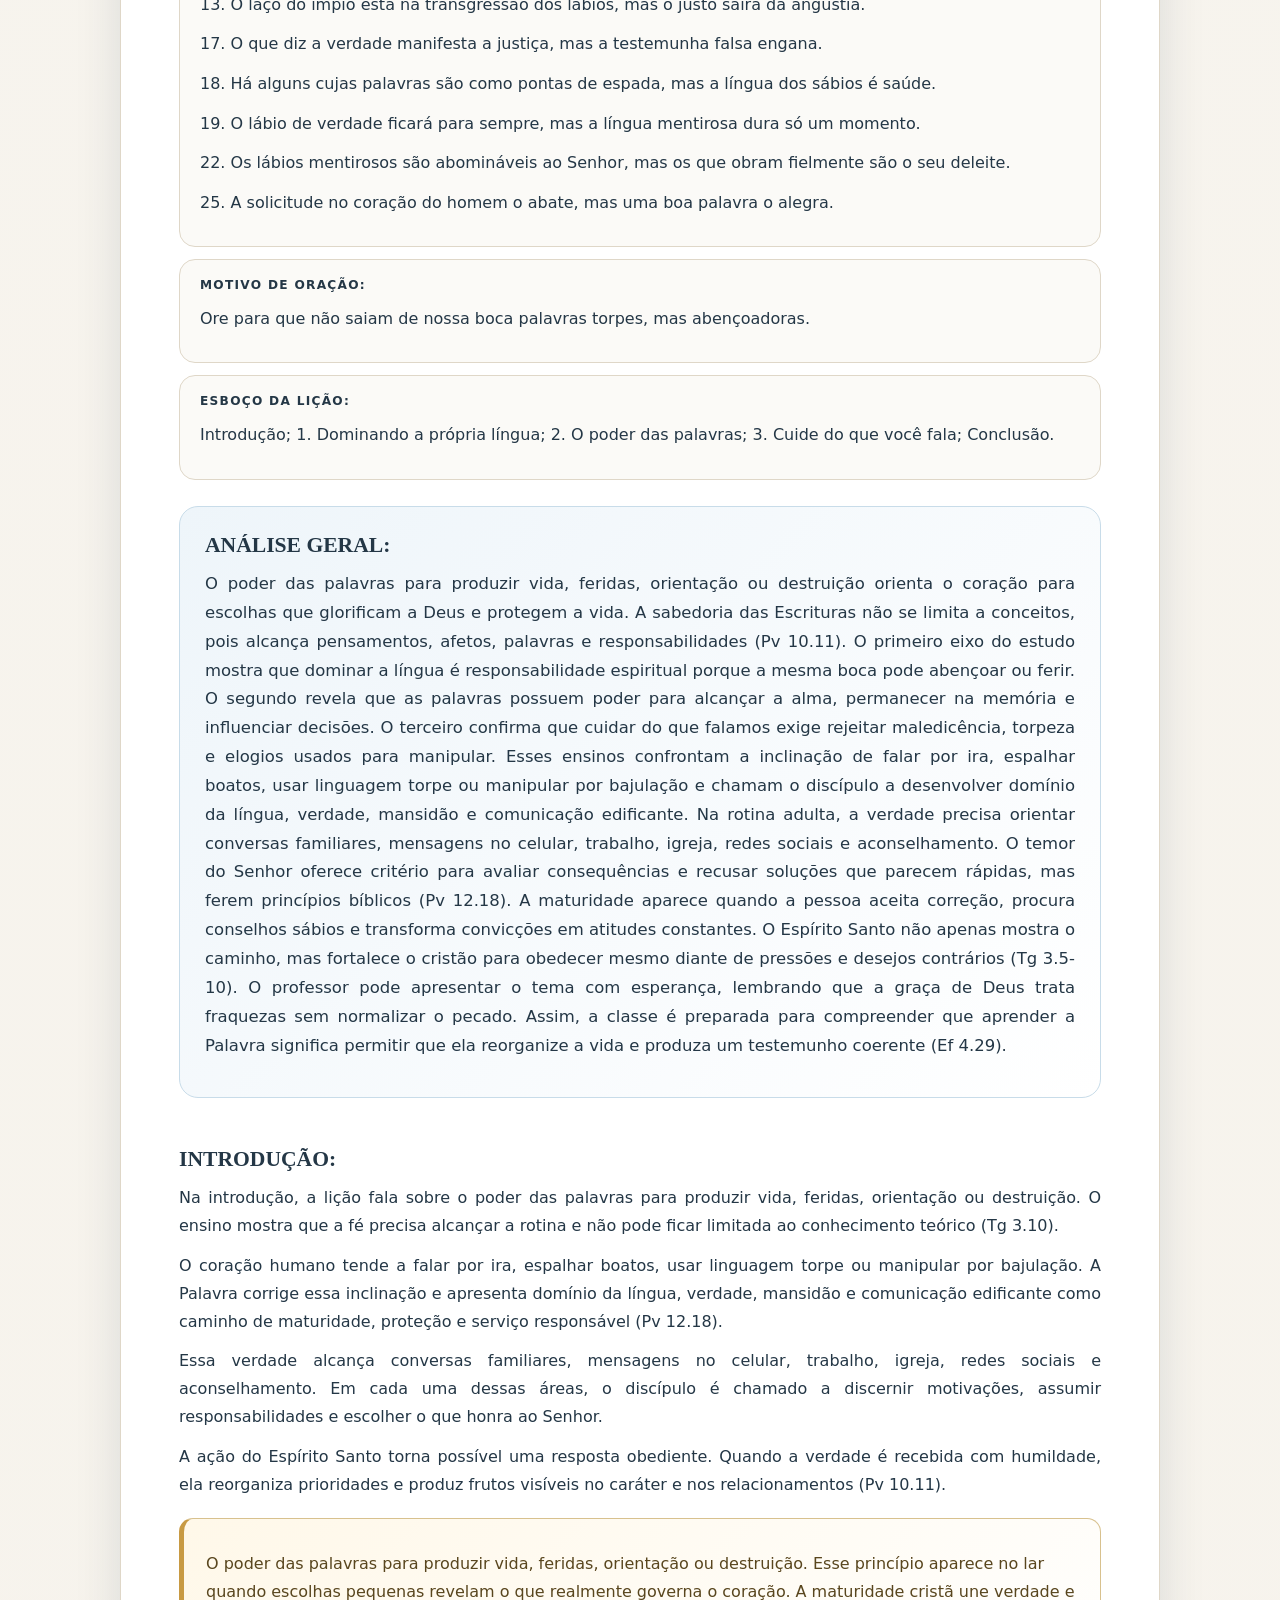
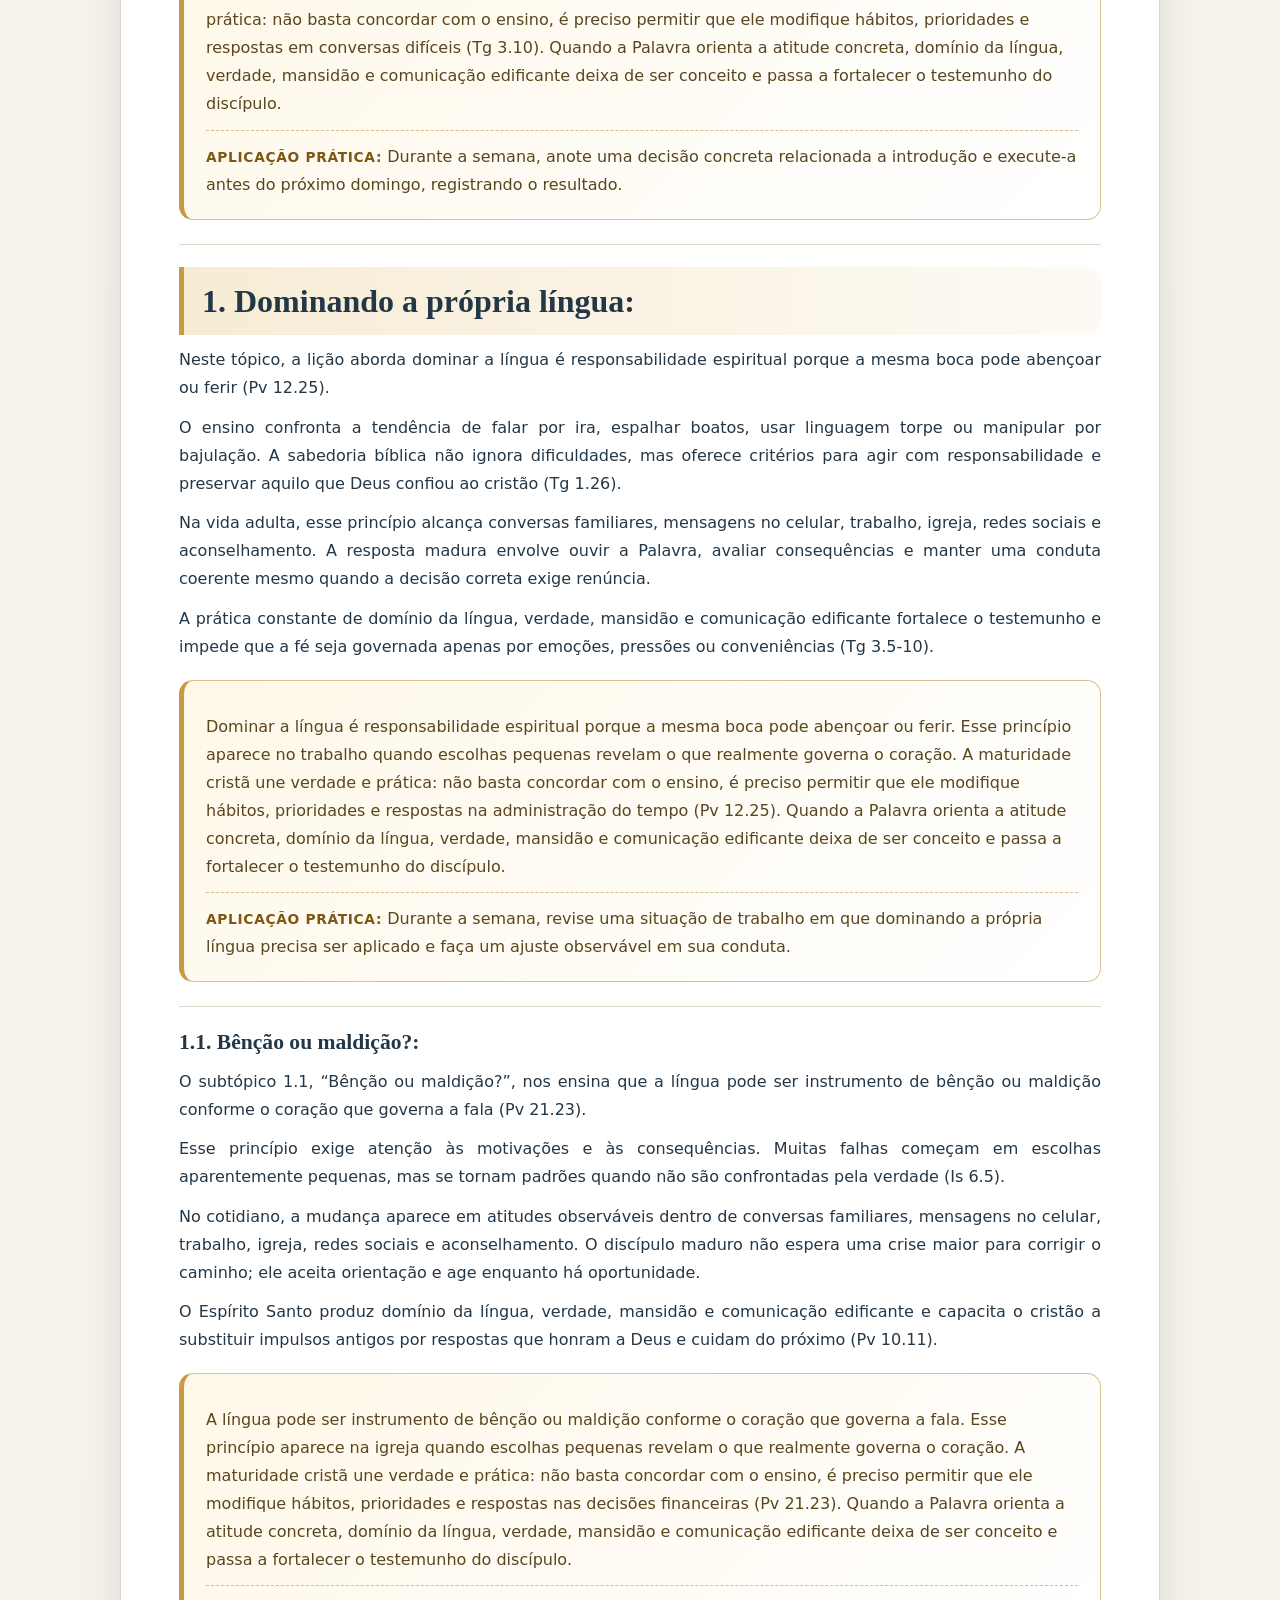
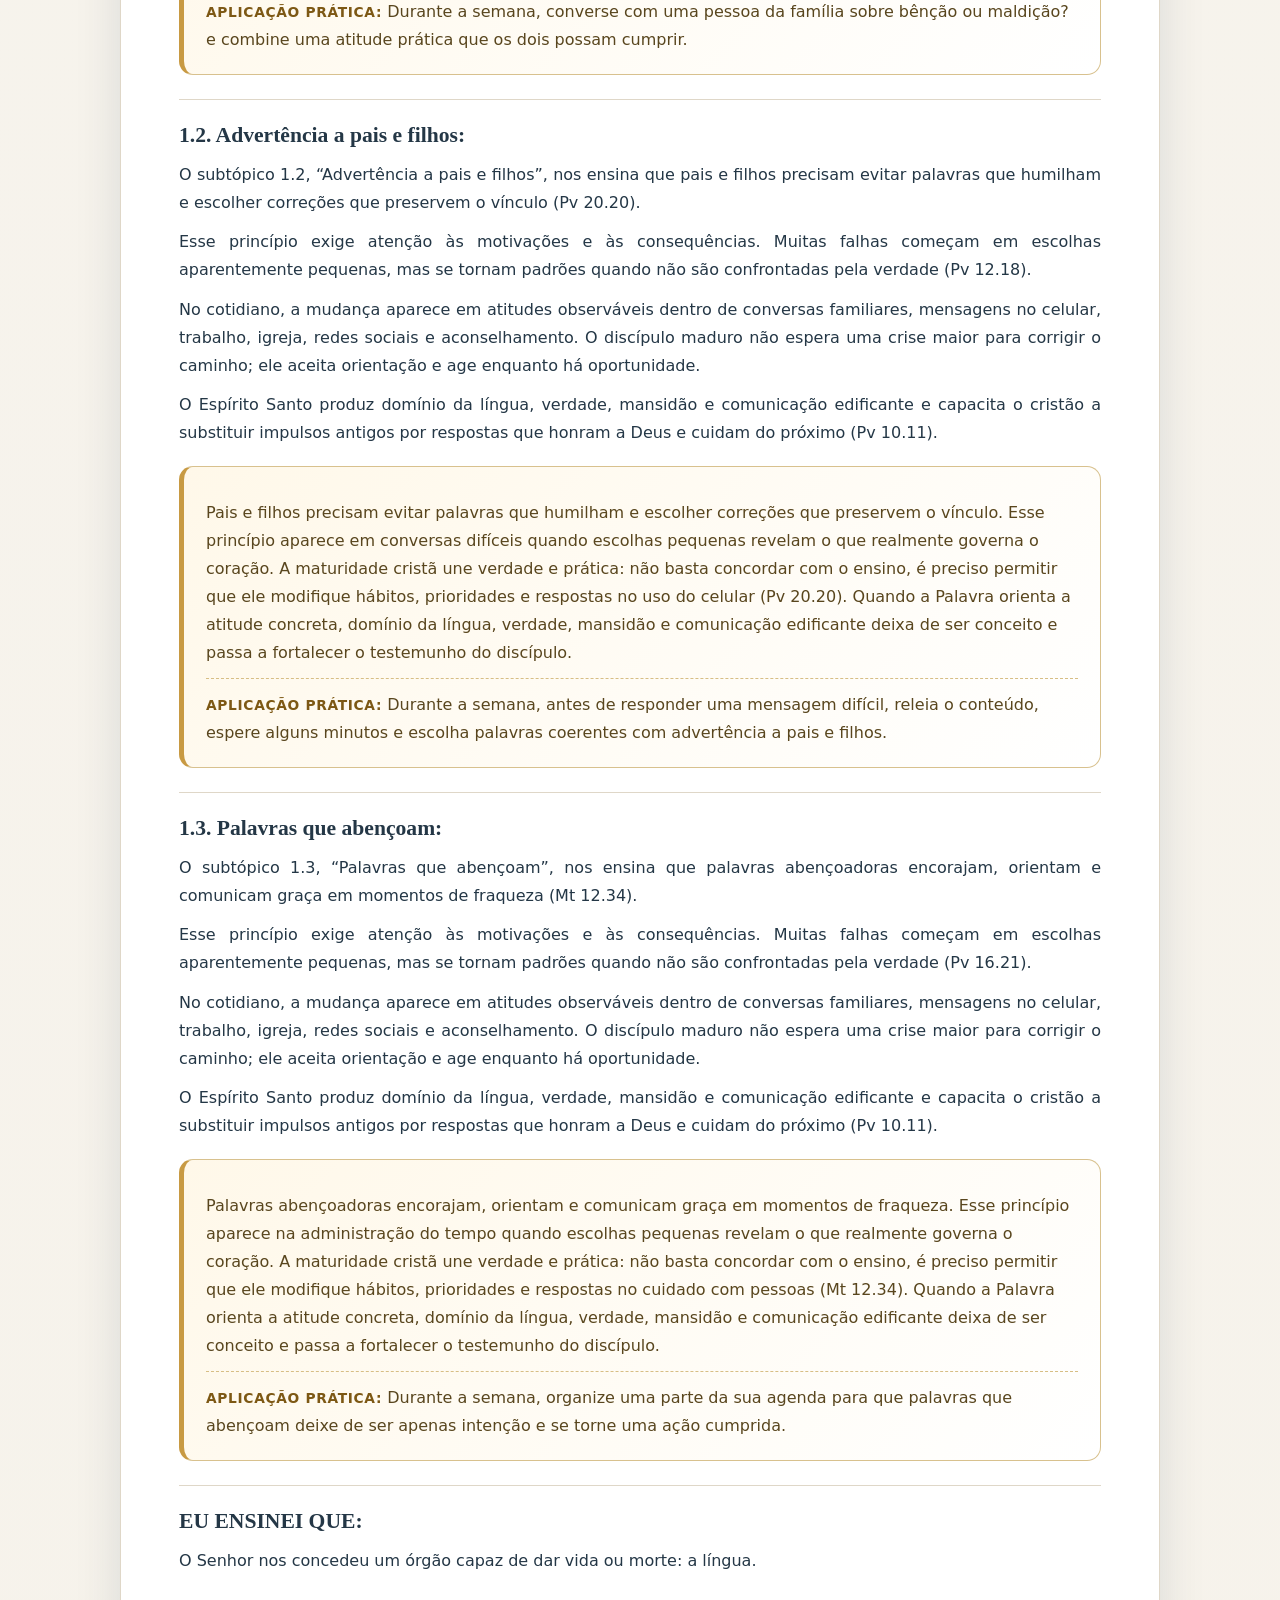
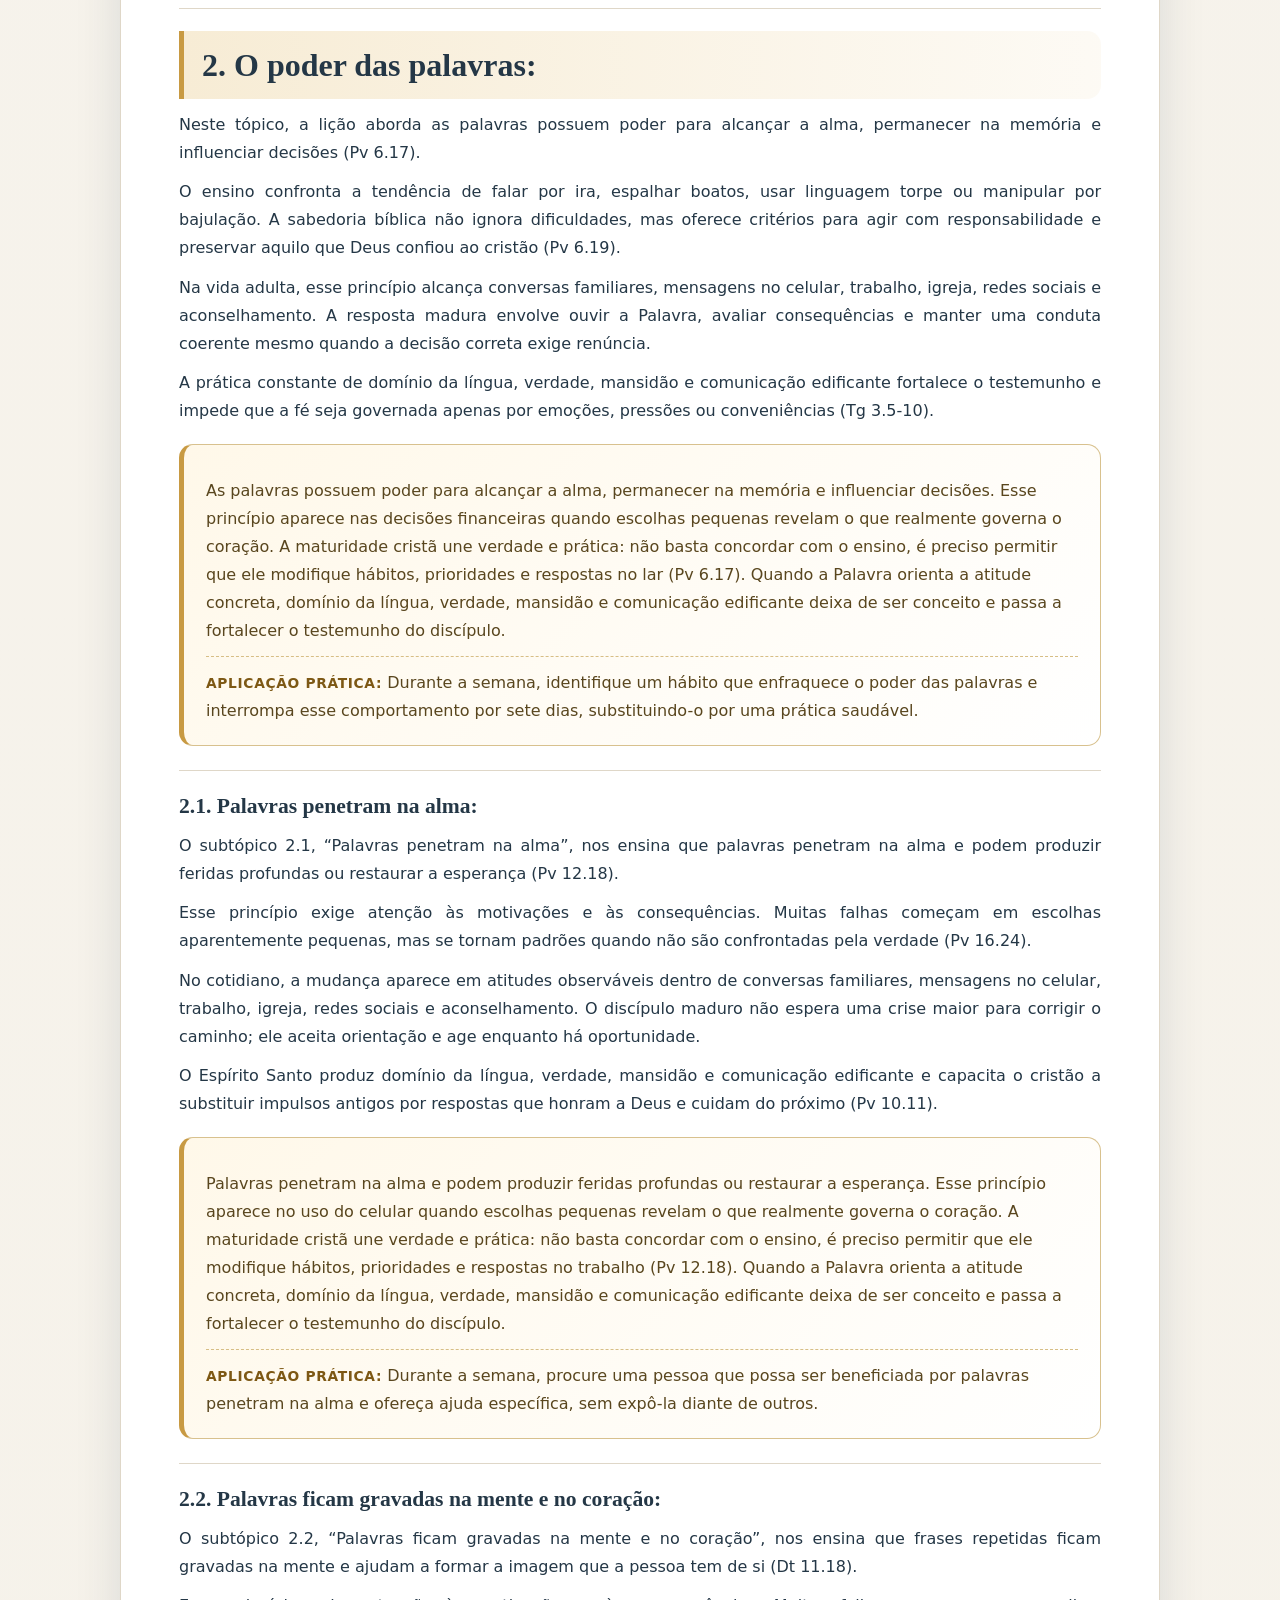
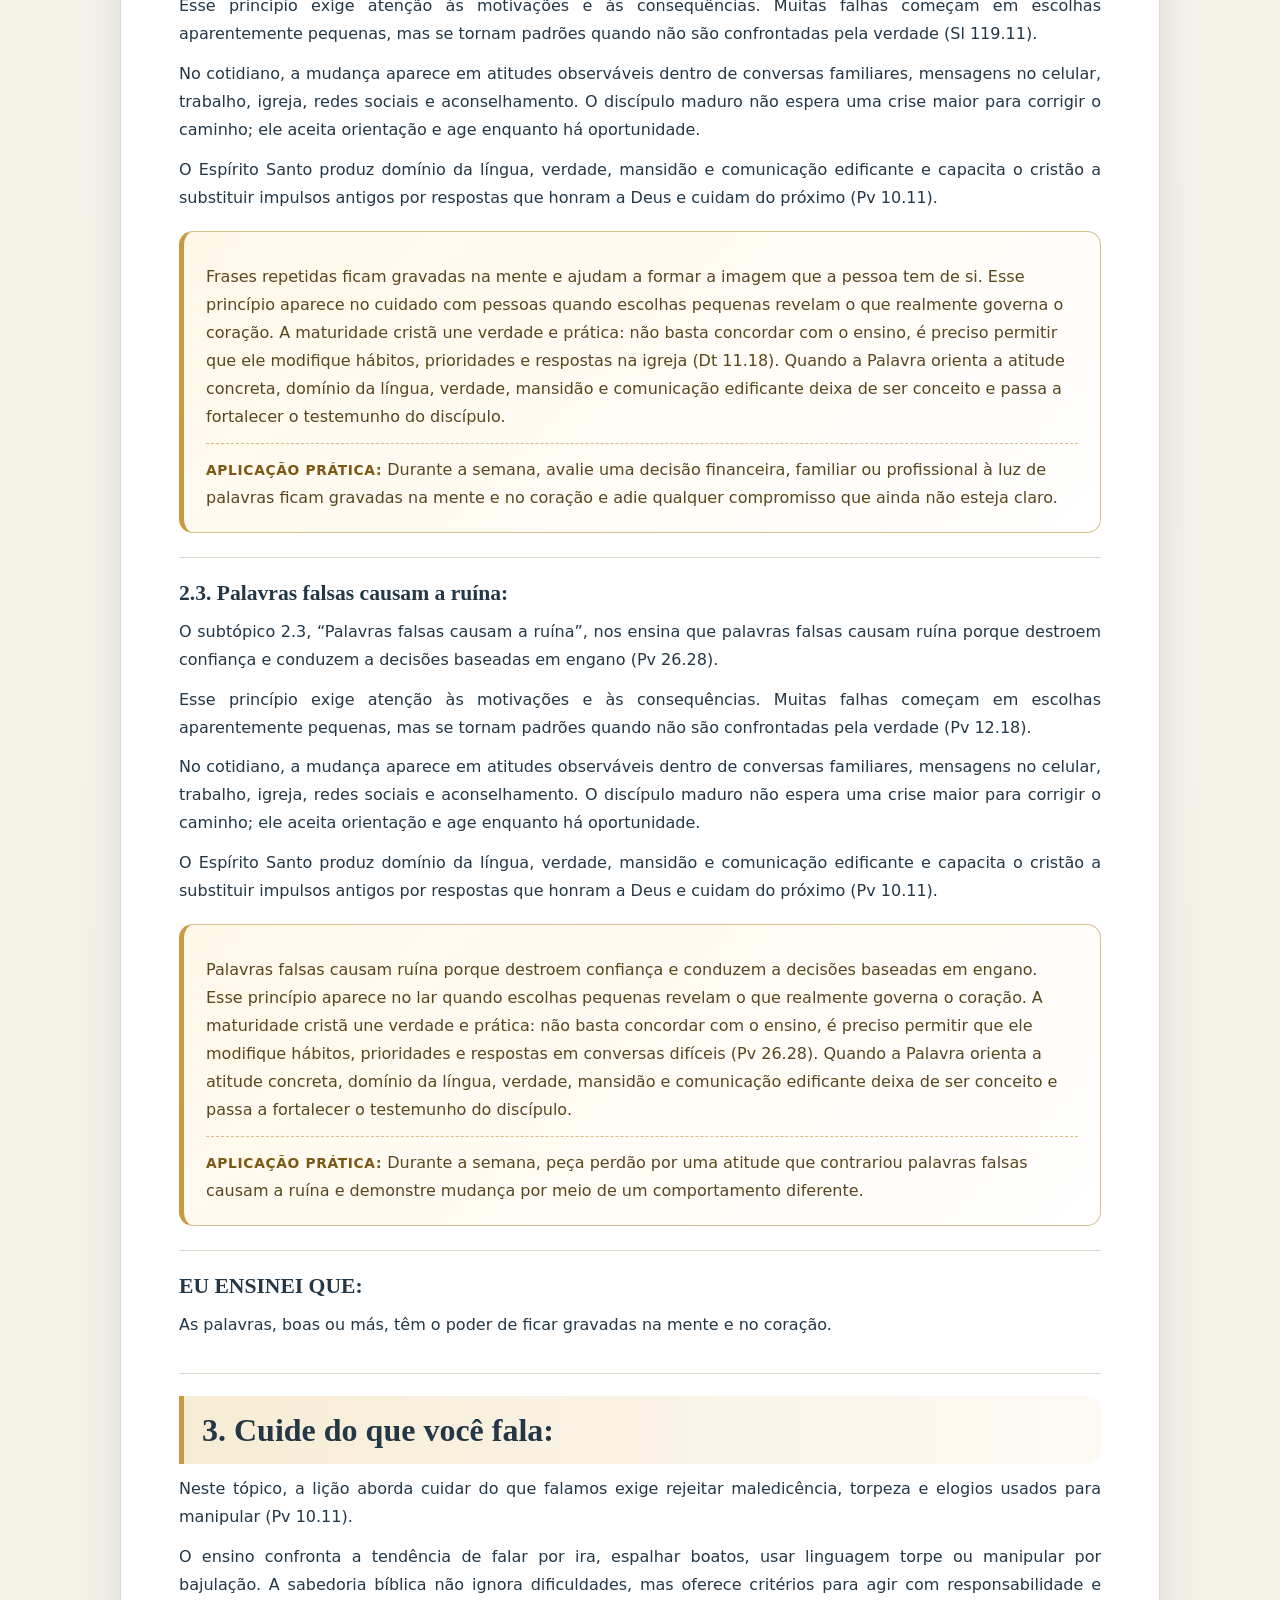
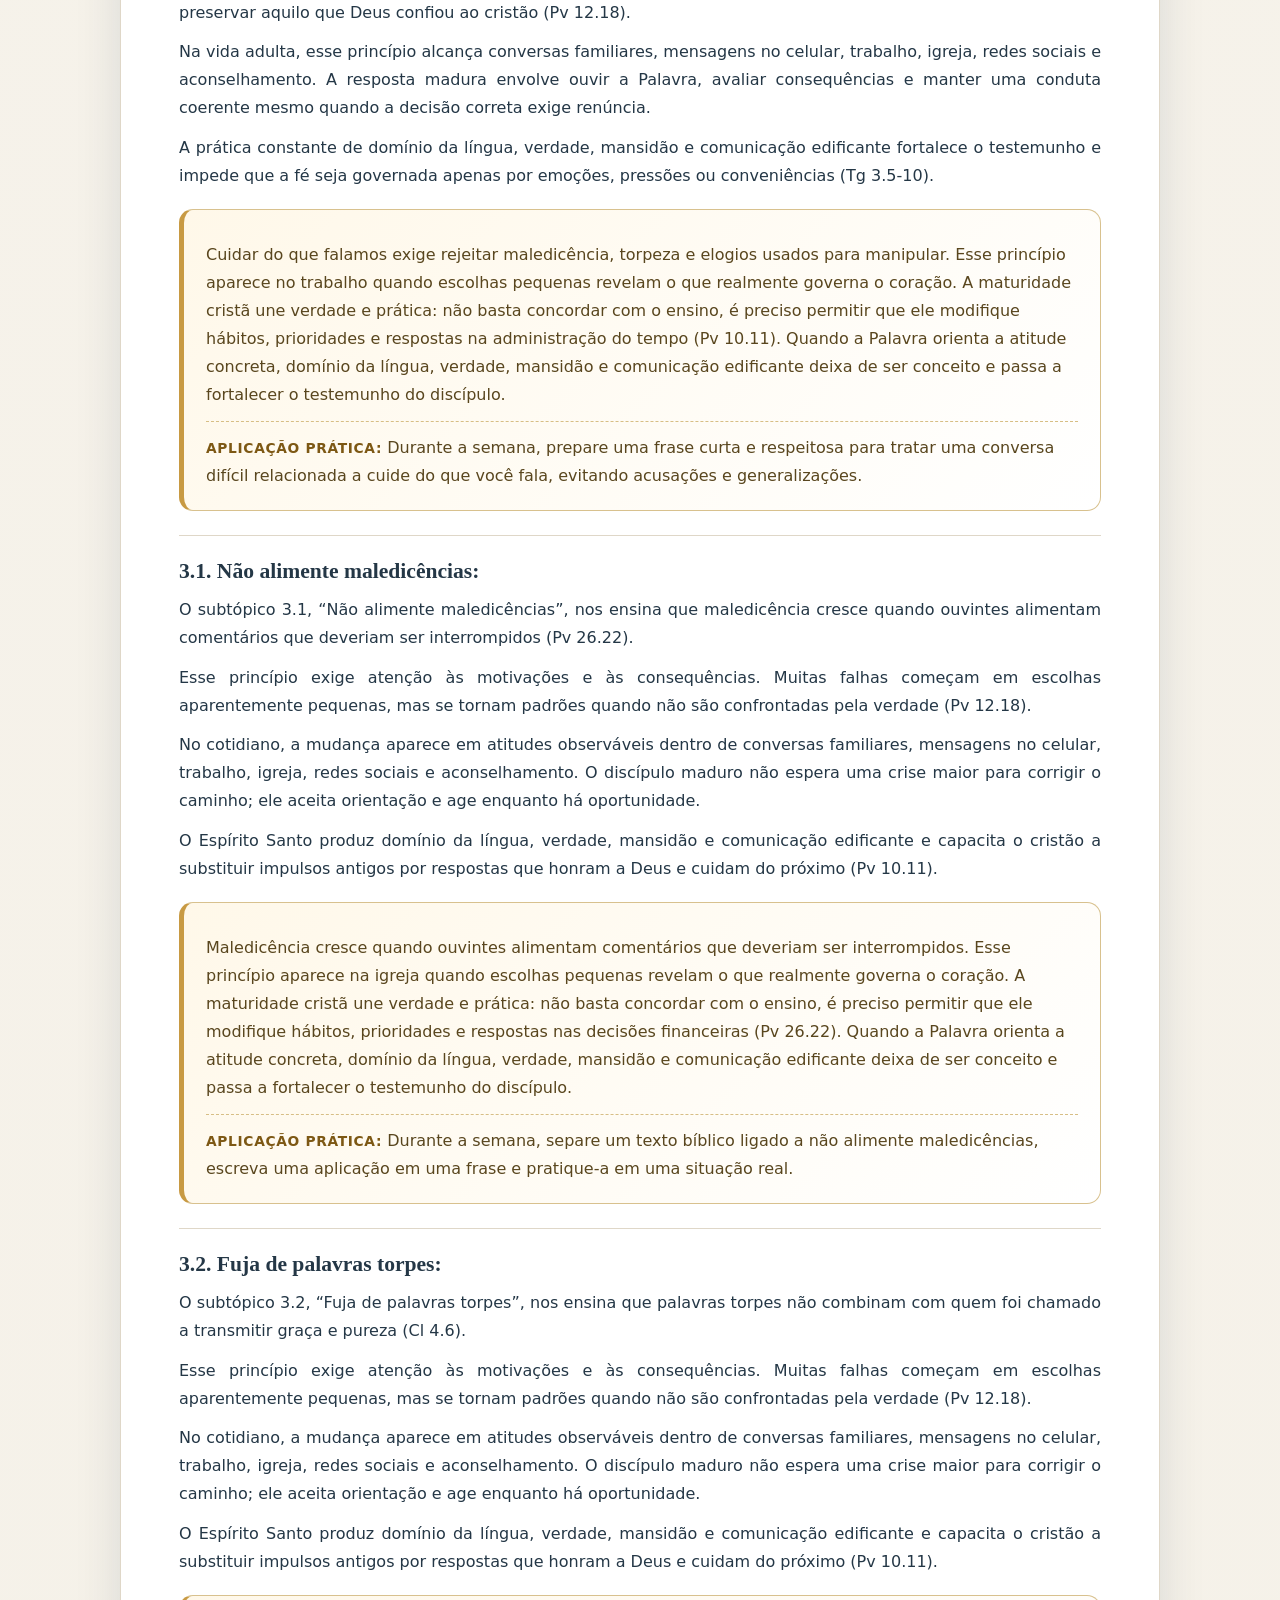
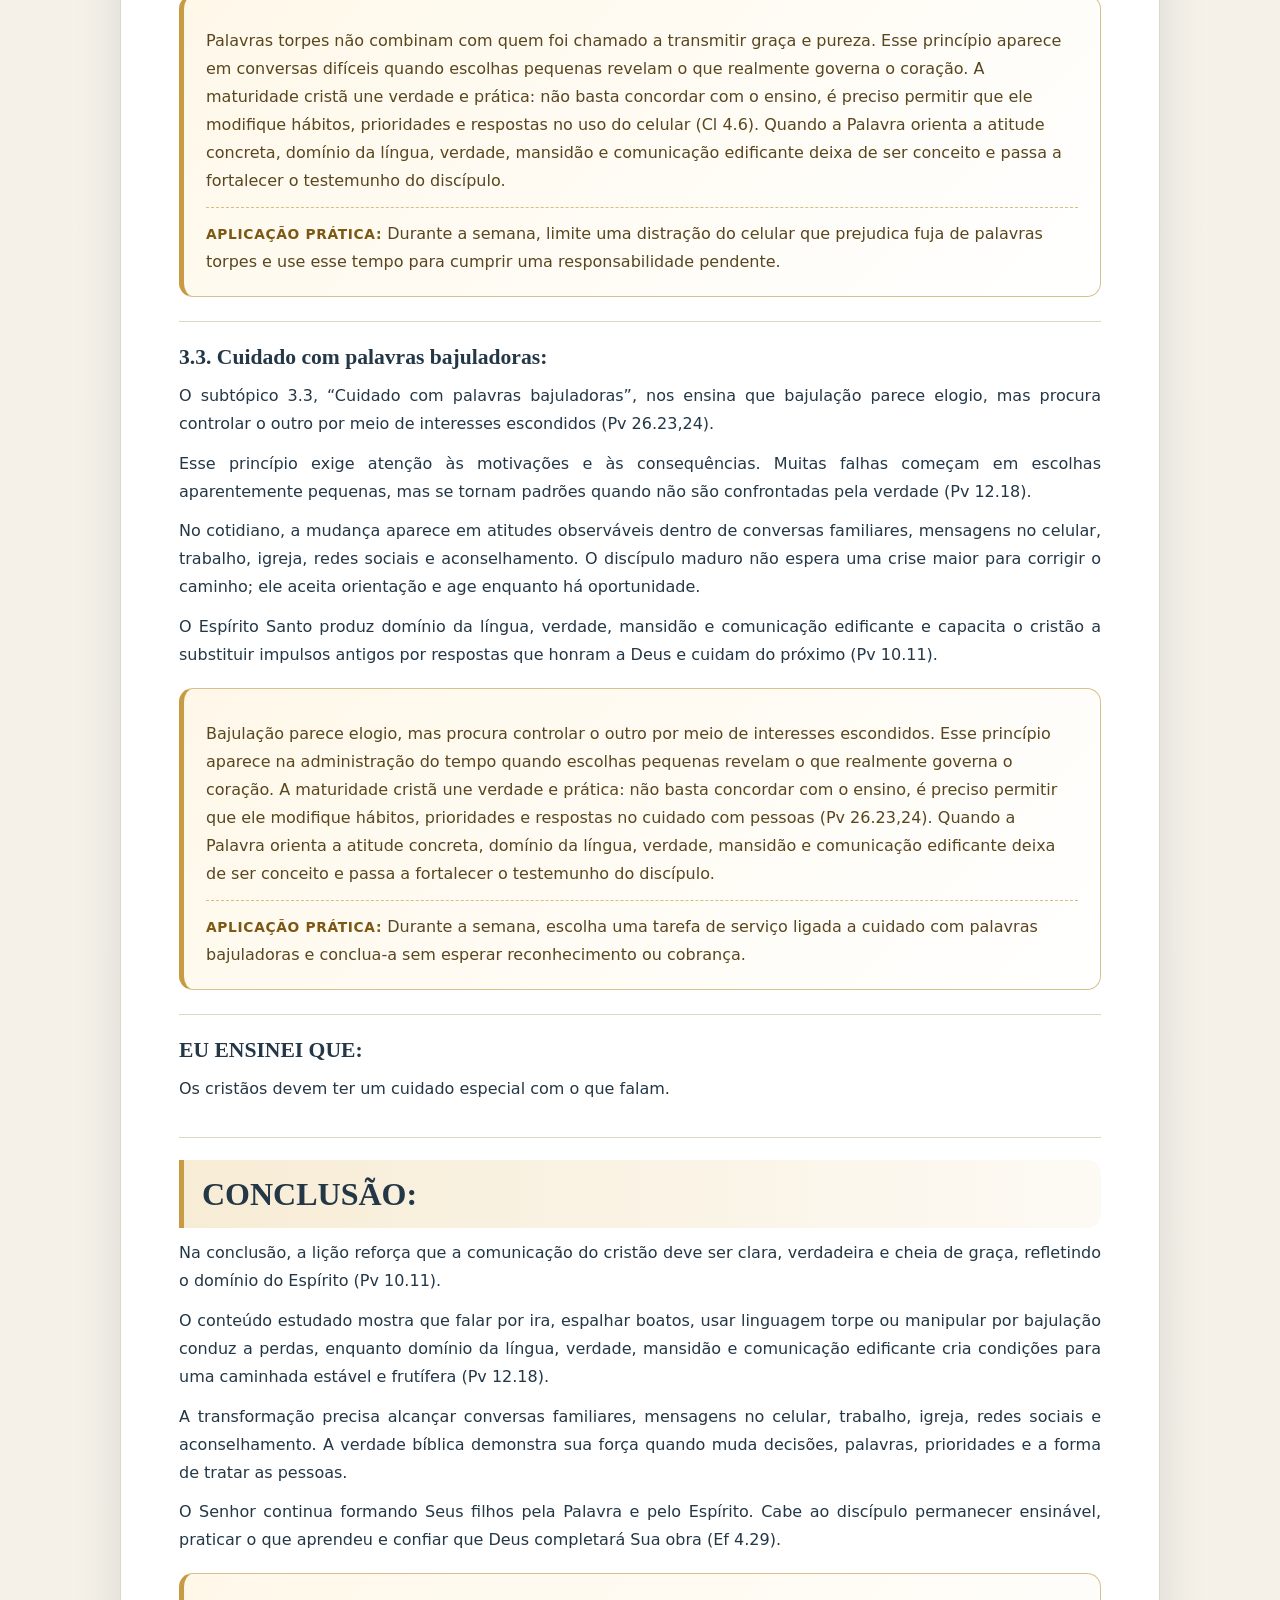
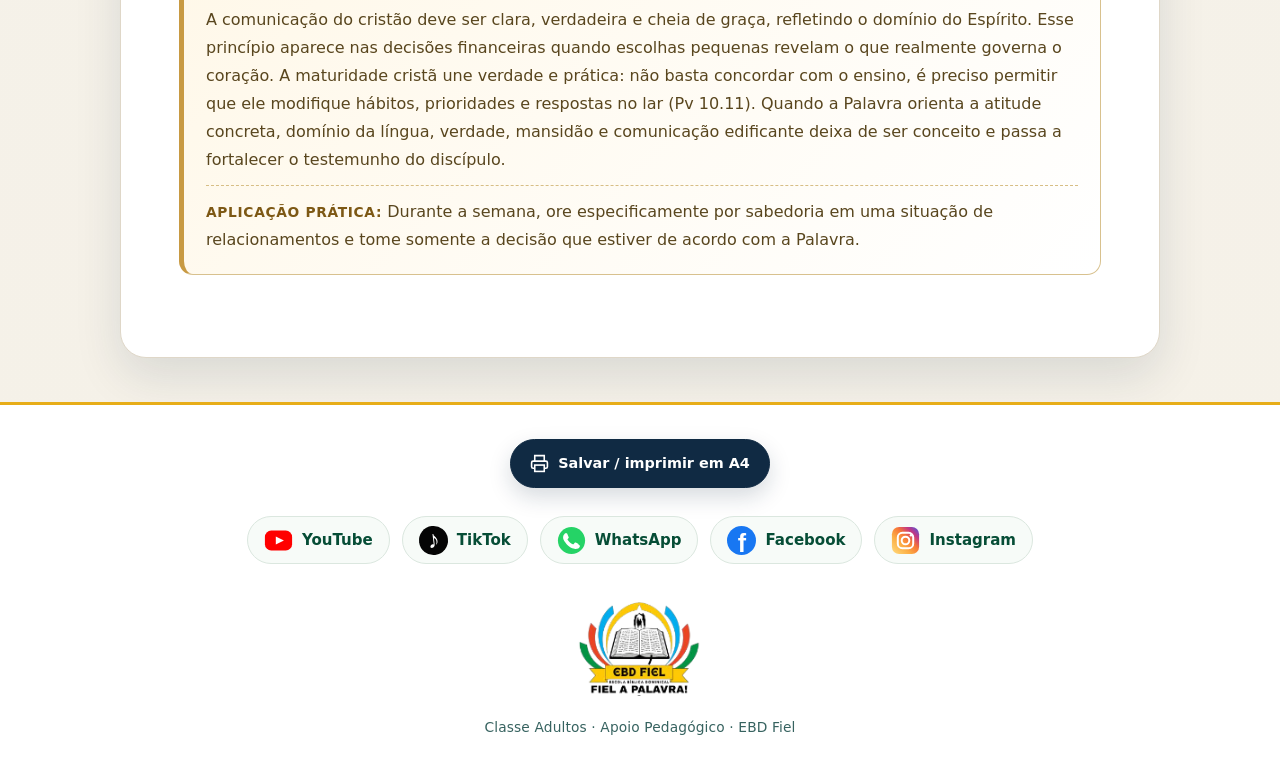
<file: apoio-pedagogico/licao-10-o-poder-das-palavras-a-responsabilidade-do-que-dizemos.html>
<!DOCTYPE html>

<html lang="pt-BR">
<head>
<meta charset="utf-8"/>
<meta content="width=device-width, initial-scale=1.0" name="viewport"/>
<title>Lição 10: O poder das palavras: a responsabilidade do que dizemos.</title>

<link href="assets/apoio-pedagogico.css" rel="stylesheet"/><script defer="True" src="assets/apoio-pedagogico.js"></script></head>
<body class="apoio-licao-page">
<div class="licao-container">
<img alt="Topo Classe Adultos Apoio Pedagógico" class="topo-ebd" src="assets/topo-amarelo.png"/>
<img alt="Imagem de abertura da licao-10-o-poder-das-palavras-a-responsabilidade-do-que-dizemos" class="imagem-licao" src="assets/licao-10-o-poder-das-palavras-a-responsabilidade-do-que-dizemos.png"/>
<h1 class="preto negrito">Lição 10: O poder das palavras: a responsabilidade do que dizemos.</h1>
<br/><br/>
<div class="titulo-com-conteudo">
<h3 class="preto negrito">TEXTO ÁUREO: </h3>
<p class="preto primeiro">“A boca do justo é manancial de vida, mas a violência cobre a boca dos ímpios”, Provérbios 10.11.</p>
</div>
<div class="titulo-com-conteudo">
<h3 class="preto negrito">VERDADE APLICADA: </h3>
<p class="preto primeiro">As palavras podem edificar ou destruir, por isso devemos pedir ao Espírito Santo que nos conceda sabedoria ao usá-las.</p>
</div>
<div class="titulo-com-conteudo">
<h3 class="preto negrito">OBJETIVOS DA LIÇÃO: </h3>
<p class="preto primeiro">Saber que nossas palavras devem ser uma fonte de bênçãos.</p>
<p class="preto">Destacar o poder das palavras.</p>
<p class="preto">Reconhecer que falar com mansidão e sem ofensas faz parte da vida do cristão.</p>
</div>
<div class="titulo-com-conteudo">
<h3 class="preto negrito">TEXTOS DE REFERÊNCIA: </h3>
<p class="preto primeiro">PROVÉRBIOS 12 — 6. As palavras dos ímpios são para armarem ciladas ao sangue, mas a boca dos retos os livrará.</p>
<p class="preto">13. O laço do ímpio está na transgressão dos lábios, mas o justo sairá da angústia.</p>
<p class="preto">17. O que diz a verdade manifesta a justiça, mas a testemunha falsa engana.</p>
<p class="preto">18. Há alguns cujas palavras são como pontas de espada, mas a língua dos sábios é saúde.</p>
<p class="preto">19. O lábio de verdade ficará para sempre, mas a língua mentirosa dura só um momento.</p>
<p class="preto">22. Os lábios mentirosos são abomináveis ao Senhor, mas os que obram fielmente são o seu deleite.</p>
<p class="preto">25. A solicitude no coração do homem o abate, mas uma boa palavra o alegra.</p>
</div>
<div class="titulo-com-conteudo">
<h3 class="preto negrito">MOTIVO DE ORAÇÃO: </h3>
<p class="preto primeiro">Ore para que não saiam de nossa boca palavras torpes, mas abençoadoras.</p>
</div>
<div class="titulo-com-conteudo">
<h3 class="preto negrito">ESBOÇO DA LIÇÃO: </h3>
<p class="preto primeiro">Introdução; 1. Dominando a própria língua; 2. O poder das palavras; 3. Cuide do que você fala; Conclusão.</p>
</div>
<div class="titulo-com-conteudo">
<h3 class="preto negrito">ANÁLISE GERAL: </h3>
<p class="azul italico primeiro analise-geral-texto">O poder das palavras para produzir vida, feridas, orientação ou destruição orienta o coração para escolhas que glorificam a Deus e protegem a vida. A sabedoria das Escrituras não se limita a conceitos, pois alcança pensamentos, afetos, palavras e responsabilidades (Pv 10.11). O primeiro eixo do estudo mostra que dominar a língua é responsabilidade espiritual porque a mesma boca pode abençoar ou ferir. O segundo revela que as palavras possuem poder para alcançar a alma, permanecer na memória e influenciar decisões. O terceiro confirma que cuidar do que falamos exige rejeitar maledicência, torpeza e elogios usados para manipular. Esses ensinos confrontam a inclinação de falar por ira, espalhar boatos, usar linguagem torpe ou manipular por bajulação e chamam o discípulo a desenvolver domínio da língua, verdade, mansidão e comunicação edificante. Na rotina adulta, a verdade precisa orientar conversas familiares, mensagens no celular, trabalho, igreja, redes sociais e aconselhamento. O temor do Senhor oferece critério para avaliar consequências e recusar soluções que parecem rápidas, mas ferem princípios bíblicos (Pv 12.18). A maturidade aparece quando a pessoa aceita correção, procura conselhos sábios e transforma convicções em atitudes constantes. O Espírito Santo não apenas mostra o caminho, mas fortalece o cristão para obedecer mesmo diante de pressões e desejos contrários (Tg 3.5-10). O professor pode apresentar o tema com esperança, lembrando que a graça de Deus trata fraquezas sem normalizar o pecado. Assim, a classe é preparada para compreender que aprender a Palavra significa permitir que ela reorganize a vida e produza um testemunho coerente (Ef 4.29).</p>
</div>
<div class="titulo-com-conteudo">
<h3 class="preto negrito">INTRODUÇÃO: </h3>
<p class="preto primeiro">Na introdução, a lição fala sobre o poder das palavras para produzir vida, feridas, orientação ou destruição. O ensino mostra que a fé precisa alcançar a rotina e não pode ficar limitada ao conhecimento teórico (Tg 3.10).</p>
<p class="preto">O coração humano tende a falar por ira, espalhar boatos, usar linguagem torpe ou manipular por bajulação. A Palavra corrige essa inclinação e apresenta domínio da língua, verdade, mansidão e comunicação edificante como caminho de maturidade, proteção e serviço responsável (Pv 12.18).</p>
<p class="preto">Essa verdade alcança conversas familiares, mensagens no celular, trabalho, igreja, redes sociais e aconselhamento. Em cada uma dessas áreas, o discípulo é chamado a discernir motivações, assumir responsabilidades e escolher o que honra ao Senhor.</p>
<p class="preto">A ação do Espírito Santo torna possível uma resposta obediente. Quando a verdade é recebida com humildade, ela reorganiza prioridades e produz frutos visíveis no caráter e nos relacionamentos (Pv 10.11).</p>
<div class="apoio-aplicacao">
<p class="azul italico">O poder das palavras para produzir vida, feridas, orientação ou destruição. Esse princípio aparece no lar quando escolhas pequenas revelam o que realmente governa o coração. A maturidade cristã une verdade e prática: não basta concordar com o ensino, é preciso permitir que ele modifique hábitos, prioridades e respostas em conversas difíceis (Tg 3.10). Quando a Palavra orienta a atitude concreta, domínio da língua, verdade, mansidão e comunicação edificante deixa de ser conceito e passa a fortalecer o testemunho do discípulo.</p>
<p class="azul italico"><span class="negrito">APLICAÇÃO PRÁTICA:</span> Durante a semana, anote uma decisão concreta relacionada a introdução e execute-a antes do próximo domingo, registrando o resultado.</p>
</div>
</div>
<div class="titulo-com-conteudo">
<h2 class="preto negrito">1. Dominando a própria língua: </h2>
<p class="preto primeiro">Neste tópico, a lição aborda dominar a língua é responsabilidade espiritual porque a mesma boca pode abençoar ou ferir (Pv 12.25).</p>
<p class="preto">O ensino confronta a tendência de falar por ira, espalhar boatos, usar linguagem torpe ou manipular por bajulação. A sabedoria bíblica não ignora dificuldades, mas oferece critérios para agir com responsabilidade e preservar aquilo que Deus confiou ao cristão (Tg 1.26).</p>
<p class="preto">Na vida adulta, esse princípio alcança conversas familiares, mensagens no celular, trabalho, igreja, redes sociais e aconselhamento. A resposta madura envolve ouvir a Palavra, avaliar consequências e manter uma conduta coerente mesmo quando a decisão correta exige renúncia.</p>
<p class="preto">A prática constante de domínio da língua, verdade, mansidão e comunicação edificante fortalece o testemunho e impede que a fé seja governada apenas por emoções, pressões ou conveniências (Tg 3.5-10).</p>
<div class="apoio-aplicacao">
<p class="azul italico">Dominar a língua é responsabilidade espiritual porque a mesma boca pode abençoar ou ferir. Esse princípio aparece no trabalho quando escolhas pequenas revelam o que realmente governa o coração. A maturidade cristã une verdade e prática: não basta concordar com o ensino, é preciso permitir que ele modifique hábitos, prioridades e respostas na administração do tempo (Pv 12.25). Quando a Palavra orienta a atitude concreta, domínio da língua, verdade, mansidão e comunicação edificante deixa de ser conceito e passa a fortalecer o testemunho do discípulo.</p>
<p class="azul italico"><span class="negrito">APLICAÇÃO PRÁTICA:</span> Durante a semana, revise uma situação de trabalho em que dominando a própria língua precisa ser aplicado e faça um ajuste observável em sua conduta.</p>
</div>
</div>
<div class="titulo-com-conteudo">
<h3 class="preto negrito">1.1. Bênção ou maldição?: </h3>
<p class="preto primeiro">O subtópico 1.1, “Bênção ou maldição?”, nos ensina que a língua pode ser instrumento de bênção ou maldição conforme o coração que governa a fala (Pv 21.23).</p>
<p class="preto">Esse princípio exige atenção às motivações e às consequências. Muitas falhas começam em escolhas aparentemente pequenas, mas se tornam padrões quando não são confrontadas pela verdade (Is 6.5).</p>
<p class="preto">No cotidiano, a mudança aparece em atitudes observáveis dentro de conversas familiares, mensagens no celular, trabalho, igreja, redes sociais e aconselhamento. O discípulo maduro não espera uma crise maior para corrigir o caminho; ele aceita orientação e age enquanto há oportunidade.</p>
<p class="preto">O Espírito Santo produz domínio da língua, verdade, mansidão e comunicação edificante e capacita o cristão a substituir impulsos antigos por respostas que honram a Deus e cuidam do próximo (Pv 10.11).</p>
<div class="apoio-aplicacao">
<p class="azul italico">A língua pode ser instrumento de bênção ou maldição conforme o coração que governa a fala. Esse princípio aparece na igreja quando escolhas pequenas revelam o que realmente governa o coração. A maturidade cristã une verdade e prática: não basta concordar com o ensino, é preciso permitir que ele modifique hábitos, prioridades e respostas nas decisões financeiras (Pv 21.23). Quando a Palavra orienta a atitude concreta, domínio da língua, verdade, mansidão e comunicação edificante deixa de ser conceito e passa a fortalecer o testemunho do discípulo.</p>
<p class="azul italico"><span class="negrito">APLICAÇÃO PRÁTICA:</span> Durante a semana, converse com uma pessoa da família sobre bênção ou maldição? e combine uma atitude prática que os dois possam cumprir.</p>
</div>
</div>
<div class="titulo-com-conteudo">
<h3 class="preto negrito">1.2. Advertência a pais e filhos: </h3>
<p class="preto primeiro">O subtópico 1.2, “Advertência a pais e filhos”, nos ensina que pais e filhos precisam evitar palavras que humilham e escolher correções que preservem o vínculo (Pv 20.20).</p>
<p class="preto">Esse princípio exige atenção às motivações e às consequências. Muitas falhas começam em escolhas aparentemente pequenas, mas se tornam padrões quando não são confrontadas pela verdade (Pv 12.18).</p>
<p class="preto">No cotidiano, a mudança aparece em atitudes observáveis dentro de conversas familiares, mensagens no celular, trabalho, igreja, redes sociais e aconselhamento. O discípulo maduro não espera uma crise maior para corrigir o caminho; ele aceita orientação e age enquanto há oportunidade.</p>
<p class="preto">O Espírito Santo produz domínio da língua, verdade, mansidão e comunicação edificante e capacita o cristão a substituir impulsos antigos por respostas que honram a Deus e cuidam do próximo (Pv 10.11).</p>
<div class="apoio-aplicacao">
<p class="azul italico">Pais e filhos precisam evitar palavras que humilham e escolher correções que preservem o vínculo. Esse princípio aparece em conversas difíceis quando escolhas pequenas revelam o que realmente governa o coração. A maturidade cristã une verdade e prática: não basta concordar com o ensino, é preciso permitir que ele modifique hábitos, prioridades e respostas no uso do celular (Pv 20.20). Quando a Palavra orienta a atitude concreta, domínio da língua, verdade, mansidão e comunicação edificante deixa de ser conceito e passa a fortalecer o testemunho do discípulo.</p>
<p class="azul italico"><span class="negrito">APLICAÇÃO PRÁTICA:</span> Durante a semana, antes de responder uma mensagem difícil, releia o conteúdo, espere alguns minutos e escolha palavras coerentes com advertência a pais e filhos.</p>
</div>
</div>
<div class="titulo-com-conteudo">
<h3 class="preto negrito">1.3. Palavras que abençoam: </h3>
<p class="preto primeiro">O subtópico 1.3, “Palavras que abençoam”, nos ensina que palavras abençoadoras encorajam, orientam e comunicam graça em momentos de fraqueza (Mt 12.34).</p>
<p class="preto">Esse princípio exige atenção às motivações e às consequências. Muitas falhas começam em escolhas aparentemente pequenas, mas se tornam padrões quando não são confrontadas pela verdade (Pv 16.21).</p>
<p class="preto">No cotidiano, a mudança aparece em atitudes observáveis dentro de conversas familiares, mensagens no celular, trabalho, igreja, redes sociais e aconselhamento. O discípulo maduro não espera uma crise maior para corrigir o caminho; ele aceita orientação e age enquanto há oportunidade.</p>
<p class="preto">O Espírito Santo produz domínio da língua, verdade, mansidão e comunicação edificante e capacita o cristão a substituir impulsos antigos por respostas que honram a Deus e cuidam do próximo (Pv 10.11).</p>
<div class="apoio-aplicacao">
<p class="azul italico">Palavras abençoadoras encorajam, orientam e comunicam graça em momentos de fraqueza. Esse princípio aparece na administração do tempo quando escolhas pequenas revelam o que realmente governa o coração. A maturidade cristã une verdade e prática: não basta concordar com o ensino, é preciso permitir que ele modifique hábitos, prioridades e respostas no cuidado com pessoas (Mt 12.34). Quando a Palavra orienta a atitude concreta, domínio da língua, verdade, mansidão e comunicação edificante deixa de ser conceito e passa a fortalecer o testemunho do discípulo.</p>
<p class="azul italico"><span class="negrito">APLICAÇÃO PRÁTICA:</span> Durante a semana, organize uma parte da sua agenda para que palavras que abençoam deixe de ser apenas intenção e se torne uma ação cumprida.</p>
</div>
</div>
<div class="titulo-com-conteudo">
<h3 class="preto negrito">EU ENSINEI QUE: </h3>
<p class="preto primeiro">O Senhor nos concedeu um órgão capaz de dar vida ou morte: a língua.</p>
</div>
<div class="titulo-com-conteudo">
<h2 class="preto negrito">2. O poder das palavras: </h2>
<p class="preto primeiro">Neste tópico, a lição aborda as palavras possuem poder para alcançar a alma, permanecer na memória e influenciar decisões (Pv 6.17).</p>
<p class="preto">O ensino confronta a tendência de falar por ira, espalhar boatos, usar linguagem torpe ou manipular por bajulação. A sabedoria bíblica não ignora dificuldades, mas oferece critérios para agir com responsabilidade e preservar aquilo que Deus confiou ao cristão (Pv 6.19).</p>
<p class="preto">Na vida adulta, esse princípio alcança conversas familiares, mensagens no celular, trabalho, igreja, redes sociais e aconselhamento. A resposta madura envolve ouvir a Palavra, avaliar consequências e manter uma conduta coerente mesmo quando a decisão correta exige renúncia.</p>
<p class="preto">A prática constante de domínio da língua, verdade, mansidão e comunicação edificante fortalece o testemunho e impede que a fé seja governada apenas por emoções, pressões ou conveniências (Tg 3.5-10).</p>
<div class="apoio-aplicacao">
<p class="azul italico">As palavras possuem poder para alcançar a alma, permanecer na memória e influenciar decisões. Esse princípio aparece nas decisões financeiras quando escolhas pequenas revelam o que realmente governa o coração. A maturidade cristã une verdade e prática: não basta concordar com o ensino, é preciso permitir que ele modifique hábitos, prioridades e respostas no lar (Pv 6.17). Quando a Palavra orienta a atitude concreta, domínio da língua, verdade, mansidão e comunicação edificante deixa de ser conceito e passa a fortalecer o testemunho do discípulo.</p>
<p class="azul italico"><span class="negrito">APLICAÇÃO PRÁTICA:</span> Durante a semana, identifique um hábito que enfraquece o poder das palavras e interrompa esse comportamento por sete dias, substituindo-o por uma prática saudável.</p>
</div>
</div>
<div class="titulo-com-conteudo">
<h3 class="preto negrito">2.1. Palavras penetram na alma: </h3>
<p class="preto primeiro">O subtópico 2.1, “Palavras penetram na alma”, nos ensina que palavras penetram na alma e podem produzir feridas profundas ou restaurar a esperança (Pv 12.18).</p>
<p class="preto">Esse princípio exige atenção às motivações e às consequências. Muitas falhas começam em escolhas aparentemente pequenas, mas se tornam padrões quando não são confrontadas pela verdade (Pv 16.24).</p>
<p class="preto">No cotidiano, a mudança aparece em atitudes observáveis dentro de conversas familiares, mensagens no celular, trabalho, igreja, redes sociais e aconselhamento. O discípulo maduro não espera uma crise maior para corrigir o caminho; ele aceita orientação e age enquanto há oportunidade.</p>
<p class="preto">O Espírito Santo produz domínio da língua, verdade, mansidão e comunicação edificante e capacita o cristão a substituir impulsos antigos por respostas que honram a Deus e cuidam do próximo (Pv 10.11).</p>
<div class="apoio-aplicacao">
<p class="azul italico">Palavras penetram na alma e podem produzir feridas profundas ou restaurar a esperança. Esse princípio aparece no uso do celular quando escolhas pequenas revelam o que realmente governa o coração. A maturidade cristã une verdade e prática: não basta concordar com o ensino, é preciso permitir que ele modifique hábitos, prioridades e respostas no trabalho (Pv 12.18). Quando a Palavra orienta a atitude concreta, domínio da língua, verdade, mansidão e comunicação edificante deixa de ser conceito e passa a fortalecer o testemunho do discípulo.</p>
<p class="azul italico"><span class="negrito">APLICAÇÃO PRÁTICA:</span> Durante a semana, procure uma pessoa que possa ser beneficiada por palavras penetram na alma e ofereça ajuda específica, sem expô-la diante de outros.</p>
</div>
</div>
<div class="titulo-com-conteudo">
<h3 class="preto negrito">2.2. Palavras ficam gravadas na mente e no coração: </h3>
<p class="preto primeiro">O subtópico 2.2, “Palavras ficam gravadas na mente e no coração”, nos ensina que frases repetidas ficam gravadas na mente e ajudam a formar a imagem que a pessoa tem de si (Dt 11.18).</p>
<p class="preto">Esse princípio exige atenção às motivações e às consequências. Muitas falhas começam em escolhas aparentemente pequenas, mas se tornam padrões quando não são confrontadas pela verdade (Sl 119.11).</p>
<p class="preto">No cotidiano, a mudança aparece em atitudes observáveis dentro de conversas familiares, mensagens no celular, trabalho, igreja, redes sociais e aconselhamento. O discípulo maduro não espera uma crise maior para corrigir o caminho; ele aceita orientação e age enquanto há oportunidade.</p>
<p class="preto">O Espírito Santo produz domínio da língua, verdade, mansidão e comunicação edificante e capacita o cristão a substituir impulsos antigos por respostas que honram a Deus e cuidam do próximo (Pv 10.11).</p>
<div class="apoio-aplicacao">
<p class="azul italico">Frases repetidas ficam gravadas na mente e ajudam a formar a imagem que a pessoa tem de si. Esse princípio aparece no cuidado com pessoas quando escolhas pequenas revelam o que realmente governa o coração. A maturidade cristã une verdade e prática: não basta concordar com o ensino, é preciso permitir que ele modifique hábitos, prioridades e respostas na igreja (Dt 11.18). Quando a Palavra orienta a atitude concreta, domínio da língua, verdade, mansidão e comunicação edificante deixa de ser conceito e passa a fortalecer o testemunho do discípulo.</p>
<p class="azul italico"><span class="negrito">APLICAÇÃO PRÁTICA:</span> Durante a semana, avalie uma decisão financeira, familiar ou profissional à luz de palavras ficam gravadas na mente e no coração e adie qualquer compromisso que ainda não esteja claro.</p>
</div>
</div>
<div class="titulo-com-conteudo">
<h3 class="preto negrito">2.3. Palavras falsas causam a ruína: </h3>
<p class="preto primeiro">O subtópico 2.3, “Palavras falsas causam a ruína”, nos ensina que palavras falsas causam ruína porque destroem confiança e conduzem a decisões baseadas em engano (Pv 26.28).</p>
<p class="preto">Esse princípio exige atenção às motivações e às consequências. Muitas falhas começam em escolhas aparentemente pequenas, mas se tornam padrões quando não são confrontadas pela verdade (Pv 12.18).</p>
<p class="preto">No cotidiano, a mudança aparece em atitudes observáveis dentro de conversas familiares, mensagens no celular, trabalho, igreja, redes sociais e aconselhamento. O discípulo maduro não espera uma crise maior para corrigir o caminho; ele aceita orientação e age enquanto há oportunidade.</p>
<p class="preto">O Espírito Santo produz domínio da língua, verdade, mansidão e comunicação edificante e capacita o cristão a substituir impulsos antigos por respostas que honram a Deus e cuidam do próximo (Pv 10.11).</p>
<div class="apoio-aplicacao">
<p class="azul italico">Palavras falsas causam ruína porque destroem confiança e conduzem a decisões baseadas em engano. Esse princípio aparece no lar quando escolhas pequenas revelam o que realmente governa o coração. A maturidade cristã une verdade e prática: não basta concordar com o ensino, é preciso permitir que ele modifique hábitos, prioridades e respostas em conversas difíceis (Pv 26.28). Quando a Palavra orienta a atitude concreta, domínio da língua, verdade, mansidão e comunicação edificante deixa de ser conceito e passa a fortalecer o testemunho do discípulo.</p>
<p class="azul italico"><span class="negrito">APLICAÇÃO PRÁTICA:</span> Durante a semana, peça perdão por uma atitude que contrariou palavras falsas causam a ruína e demonstre mudança por meio de um comportamento diferente.</p>
</div>
</div>
<div class="titulo-com-conteudo">
<h3 class="preto negrito">EU ENSINEI QUE: </h3>
<p class="preto primeiro">As palavras, boas ou más, têm o poder de ficar gravadas na mente e no coração.</p>
</div>
<div class="titulo-com-conteudo">
<h2 class="preto negrito">3. Cuide do que você fala: </h2>
<p class="preto primeiro">Neste tópico, a lição aborda cuidar do que falamos exige rejeitar maledicência, torpeza e elogios usados para manipular (Pv 10.11).</p>
<p class="preto">O ensino confronta a tendência de falar por ira, espalhar boatos, usar linguagem torpe ou manipular por bajulação. A sabedoria bíblica não ignora dificuldades, mas oferece critérios para agir com responsabilidade e preservar aquilo que Deus confiou ao cristão (Pv 12.18).</p>
<p class="preto">Na vida adulta, esse princípio alcança conversas familiares, mensagens no celular, trabalho, igreja, redes sociais e aconselhamento. A resposta madura envolve ouvir a Palavra, avaliar consequências e manter uma conduta coerente mesmo quando a decisão correta exige renúncia.</p>
<p class="preto">A prática constante de domínio da língua, verdade, mansidão e comunicação edificante fortalece o testemunho e impede que a fé seja governada apenas por emoções, pressões ou conveniências (Tg 3.5-10).</p>
<div class="apoio-aplicacao">
<p class="azul italico">Cuidar do que falamos exige rejeitar maledicência, torpeza e elogios usados para manipular. Esse princípio aparece no trabalho quando escolhas pequenas revelam o que realmente governa o coração. A maturidade cristã une verdade e prática: não basta concordar com o ensino, é preciso permitir que ele modifique hábitos, prioridades e respostas na administração do tempo (Pv 10.11). Quando a Palavra orienta a atitude concreta, domínio da língua, verdade, mansidão e comunicação edificante deixa de ser conceito e passa a fortalecer o testemunho do discípulo.</p>
<p class="azul italico"><span class="negrito">APLICAÇÃO PRÁTICA:</span> Durante a semana, prepare uma frase curta e respeitosa para tratar uma conversa difícil relacionada a cuide do que você fala, evitando acusações e generalizações.</p>
</div>
</div>
<div class="titulo-com-conteudo">
<h3 class="preto negrito">3.1. Não alimente maledicências: </h3>
<p class="preto primeiro">O subtópico 3.1, “Não alimente maledicências”, nos ensina que maledicência cresce quando ouvintes alimentam comentários que deveriam ser interrompidos (Pv 26.22).</p>
<p class="preto">Esse princípio exige atenção às motivações e às consequências. Muitas falhas começam em escolhas aparentemente pequenas, mas se tornam padrões quando não são confrontadas pela verdade (Pv 12.18).</p>
<p class="preto">No cotidiano, a mudança aparece em atitudes observáveis dentro de conversas familiares, mensagens no celular, trabalho, igreja, redes sociais e aconselhamento. O discípulo maduro não espera uma crise maior para corrigir o caminho; ele aceita orientação e age enquanto há oportunidade.</p>
<p class="preto">O Espírito Santo produz domínio da língua, verdade, mansidão e comunicação edificante e capacita o cristão a substituir impulsos antigos por respostas que honram a Deus e cuidam do próximo (Pv 10.11).</p>
<div class="apoio-aplicacao">
<p class="azul italico">Maledicência cresce quando ouvintes alimentam comentários que deveriam ser interrompidos. Esse princípio aparece na igreja quando escolhas pequenas revelam o que realmente governa o coração. A maturidade cristã une verdade e prática: não basta concordar com o ensino, é preciso permitir que ele modifique hábitos, prioridades e respostas nas decisões financeiras (Pv 26.22). Quando a Palavra orienta a atitude concreta, domínio da língua, verdade, mansidão e comunicação edificante deixa de ser conceito e passa a fortalecer o testemunho do discípulo.</p>
<p class="azul italico"><span class="negrito">APLICAÇÃO PRÁTICA:</span> Durante a semana, separe um texto bíblico ligado a não alimente maledicências, escreva uma aplicação em uma frase e pratique-a em uma situação real.</p>
</div>
</div>
<div class="titulo-com-conteudo">
<h3 class="preto negrito">3.2. Fuja de palavras torpes: </h3>
<p class="preto primeiro">O subtópico 3.2, “Fuja de palavras torpes”, nos ensina que palavras torpes não combinam com quem foi chamado a transmitir graça e pureza (Cl 4.6).</p>
<p class="preto">Esse princípio exige atenção às motivações e às consequências. Muitas falhas começam em escolhas aparentemente pequenas, mas se tornam padrões quando não são confrontadas pela verdade (Pv 12.18).</p>
<p class="preto">No cotidiano, a mudança aparece em atitudes observáveis dentro de conversas familiares, mensagens no celular, trabalho, igreja, redes sociais e aconselhamento. O discípulo maduro não espera uma crise maior para corrigir o caminho; ele aceita orientação e age enquanto há oportunidade.</p>
<p class="preto">O Espírito Santo produz domínio da língua, verdade, mansidão e comunicação edificante e capacita o cristão a substituir impulsos antigos por respostas que honram a Deus e cuidam do próximo (Pv 10.11).</p>
<div class="apoio-aplicacao">
<p class="azul italico">Palavras torpes não combinam com quem foi chamado a transmitir graça e pureza. Esse princípio aparece em conversas difíceis quando escolhas pequenas revelam o que realmente governa o coração. A maturidade cristã une verdade e prática: não basta concordar com o ensino, é preciso permitir que ele modifique hábitos, prioridades e respostas no uso do celular (Cl 4.6). Quando a Palavra orienta a atitude concreta, domínio da língua, verdade, mansidão e comunicação edificante deixa de ser conceito e passa a fortalecer o testemunho do discípulo.</p>
<p class="azul italico"><span class="negrito">APLICAÇÃO PRÁTICA:</span> Durante a semana, limite uma distração do celular que prejudica fuja de palavras torpes e use esse tempo para cumprir uma responsabilidade pendente.</p>
</div>
</div>
<div class="titulo-com-conteudo">
<h3 class="preto negrito">3.3. Cuidado com palavras bajuladoras: </h3>
<p class="preto primeiro">O subtópico 3.3, “Cuidado com palavras bajuladoras”, nos ensina que bajulação parece elogio, mas procura controlar o outro por meio de interesses escondidos (Pv 26.23,24).</p>
<p class="preto">Esse princípio exige atenção às motivações e às consequências. Muitas falhas começam em escolhas aparentemente pequenas, mas se tornam padrões quando não são confrontadas pela verdade (Pv 12.18).</p>
<p class="preto">No cotidiano, a mudança aparece em atitudes observáveis dentro de conversas familiares, mensagens no celular, trabalho, igreja, redes sociais e aconselhamento. O discípulo maduro não espera uma crise maior para corrigir o caminho; ele aceita orientação e age enquanto há oportunidade.</p>
<p class="preto">O Espírito Santo produz domínio da língua, verdade, mansidão e comunicação edificante e capacita o cristão a substituir impulsos antigos por respostas que honram a Deus e cuidam do próximo (Pv 10.11).</p>
<div class="apoio-aplicacao">
<p class="azul italico">Bajulação parece elogio, mas procura controlar o outro por meio de interesses escondidos. Esse princípio aparece na administração do tempo quando escolhas pequenas revelam o que realmente governa o coração. A maturidade cristã une verdade e prática: não basta concordar com o ensino, é preciso permitir que ele modifique hábitos, prioridades e respostas no cuidado com pessoas (Pv 26.23,24). Quando a Palavra orienta a atitude concreta, domínio da língua, verdade, mansidão e comunicação edificante deixa de ser conceito e passa a fortalecer o testemunho do discípulo.</p>
<p class="azul italico"><span class="negrito">APLICAÇÃO PRÁTICA:</span> Durante a semana, escolha uma tarefa de serviço ligada a cuidado com palavras bajuladoras e conclua-a sem esperar reconhecimento ou cobrança.</p>
</div>
</div>
<div class="titulo-com-conteudo">
<h3 class="preto negrito">EU ENSINEI QUE: </h3>
<p class="preto primeiro">Os cristãos devem ter um cuidado especial com o que falam.</p>
</div>
<div class="titulo-com-conteudo">
<h2 class="preto negrito">CONCLUSÃO: </h2>
<p class="preto primeiro">Na conclusão, a lição reforça que a comunicação do cristão deve ser clara, verdadeira e cheia de graça, refletindo o domínio do Espírito (Pv 10.11).</p>
<p class="preto">O conteúdo estudado mostra que falar por ira, espalhar boatos, usar linguagem torpe ou manipular por bajulação conduz a perdas, enquanto domínio da língua, verdade, mansidão e comunicação edificante cria condições para uma caminhada estável e frutífera (Pv 12.18).</p>
<p class="preto">A transformação precisa alcançar conversas familiares, mensagens no celular, trabalho, igreja, redes sociais e aconselhamento. A verdade bíblica demonstra sua força quando muda decisões, palavras, prioridades e a forma de tratar as pessoas.</p>
<p class="preto">O Senhor continua formando Seus filhos pela Palavra e pelo Espírito. Cabe ao discípulo permanecer ensinável, praticar o que aprendeu e confiar que Deus completará Sua obra (Ef 4.29).</p>
<div class="apoio-aplicacao">
<p class="azul italico">A comunicação do cristão deve ser clara, verdadeira e cheia de graça, refletindo o domínio do Espírito. Esse princípio aparece nas decisões financeiras quando escolhas pequenas revelam o que realmente governa o coração. A maturidade cristã une verdade e prática: não basta concordar com o ensino, é preciso permitir que ele modifique hábitos, prioridades e respostas no lar (Pv 10.11). Quando a Palavra orienta a atitude concreta, domínio da língua, verdade, mansidão e comunicação edificante deixa de ser conceito e passa a fortalecer o testemunho do discípulo.</p>
<p class="azul italico"><span class="negrito">APLICAÇÃO PRÁTICA:</span> Durante a semana, ore especificamente por sabedoria em uma situação de relacionamentos e tome somente a decisão que estiver de acordo com a Palavra.</p>
</div>
</div>
</div>
</body>
</html>
</file>
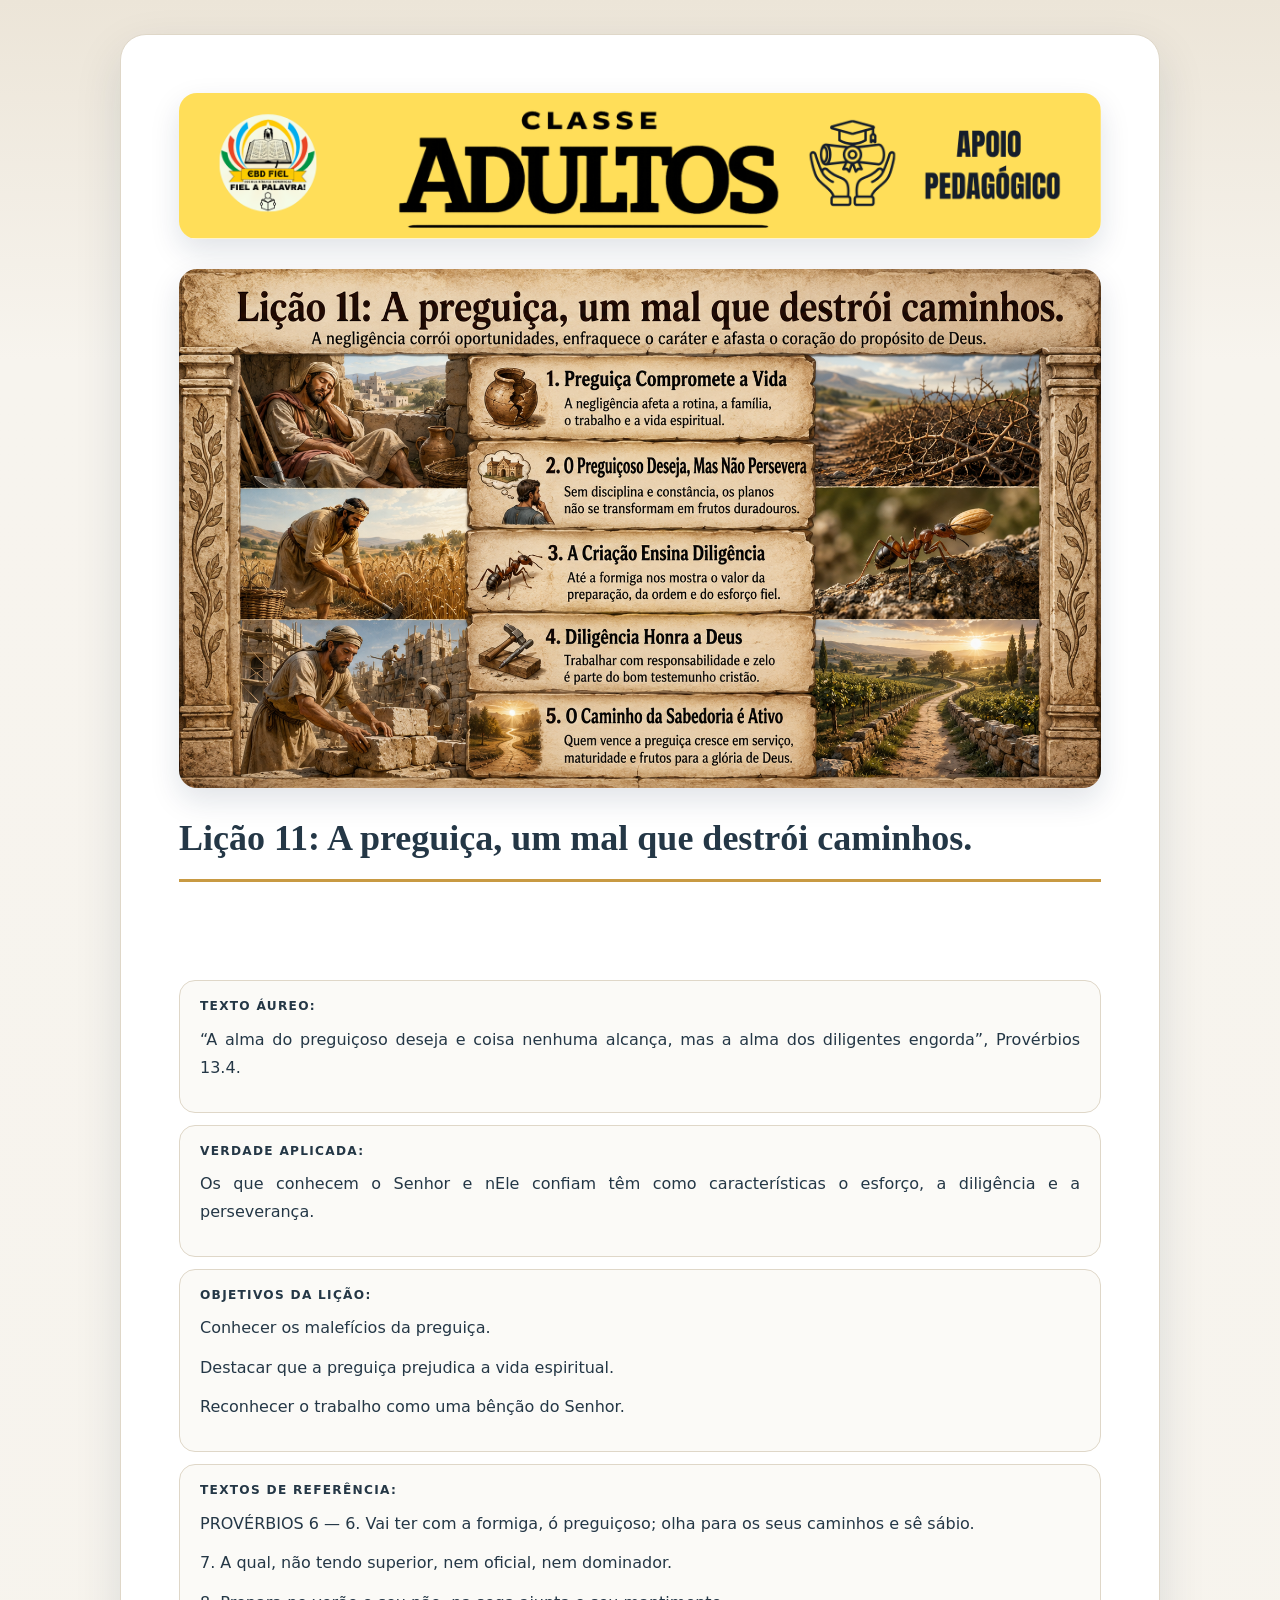
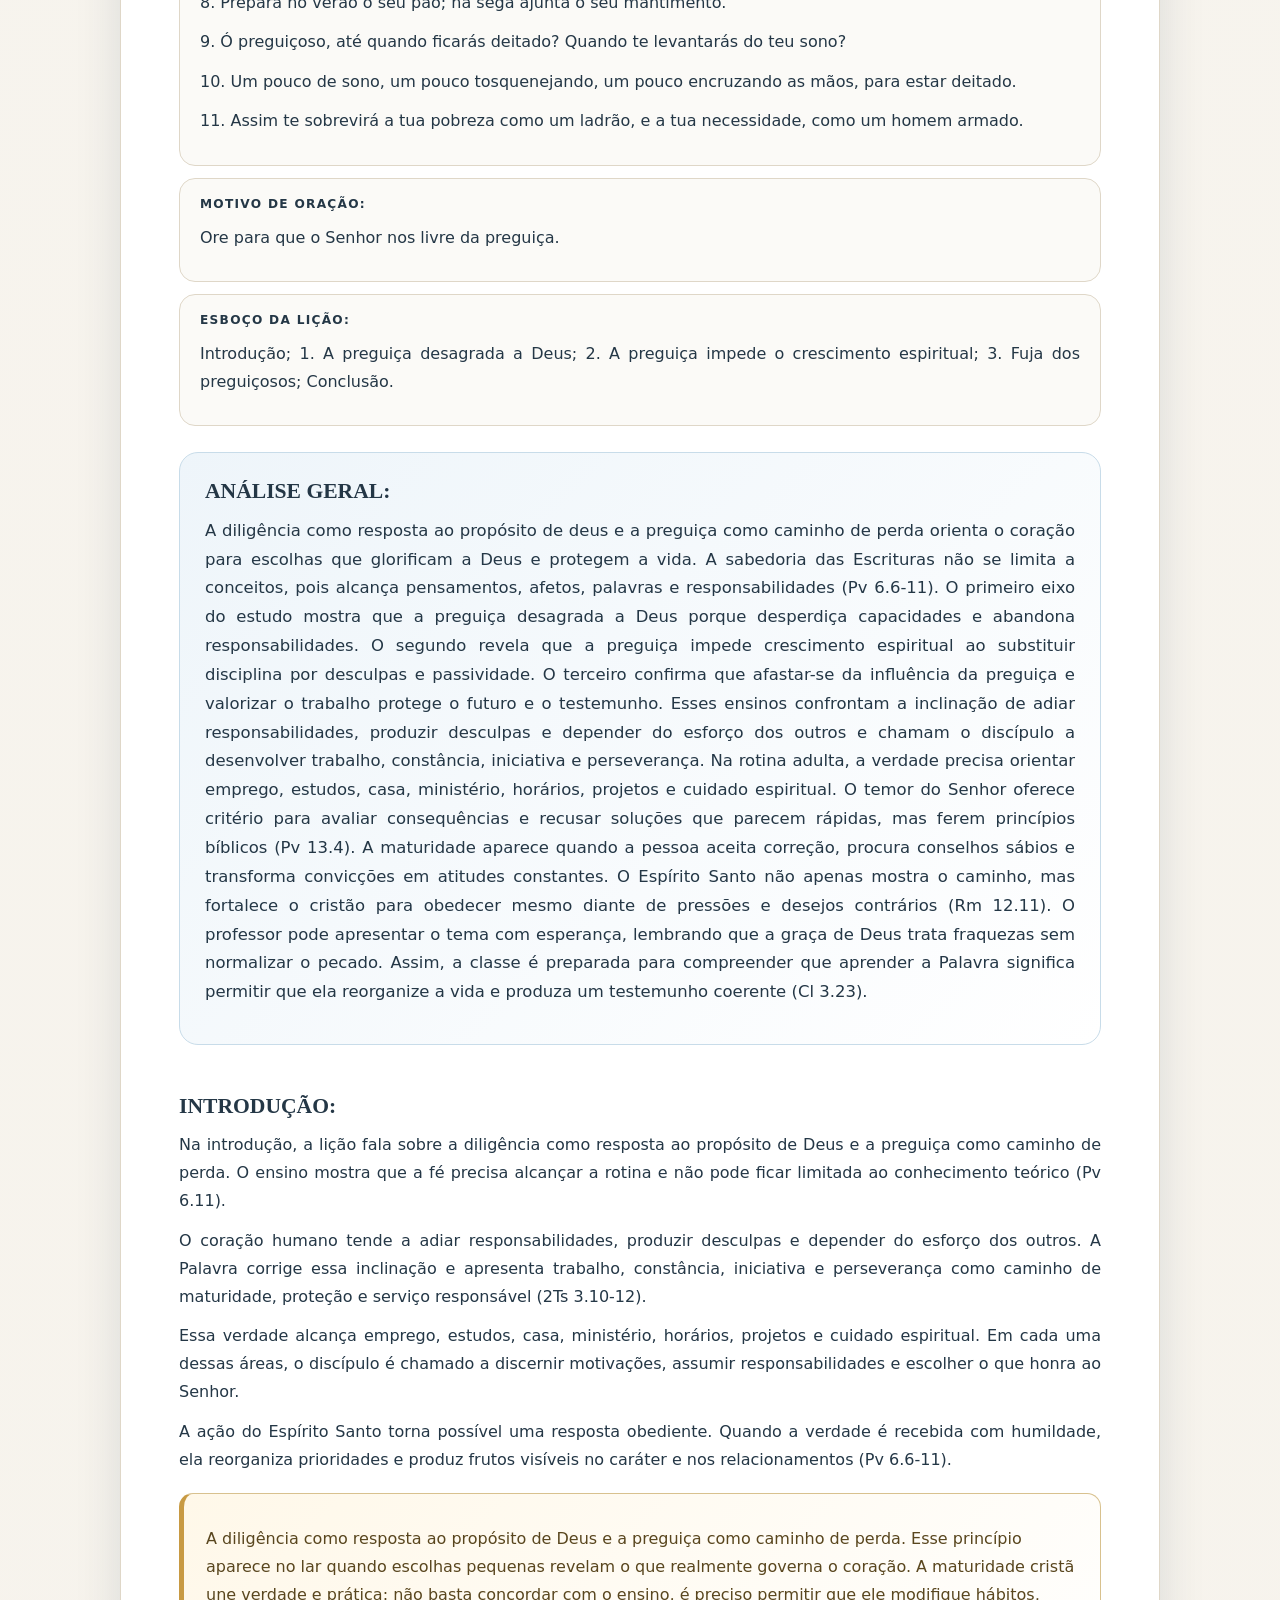
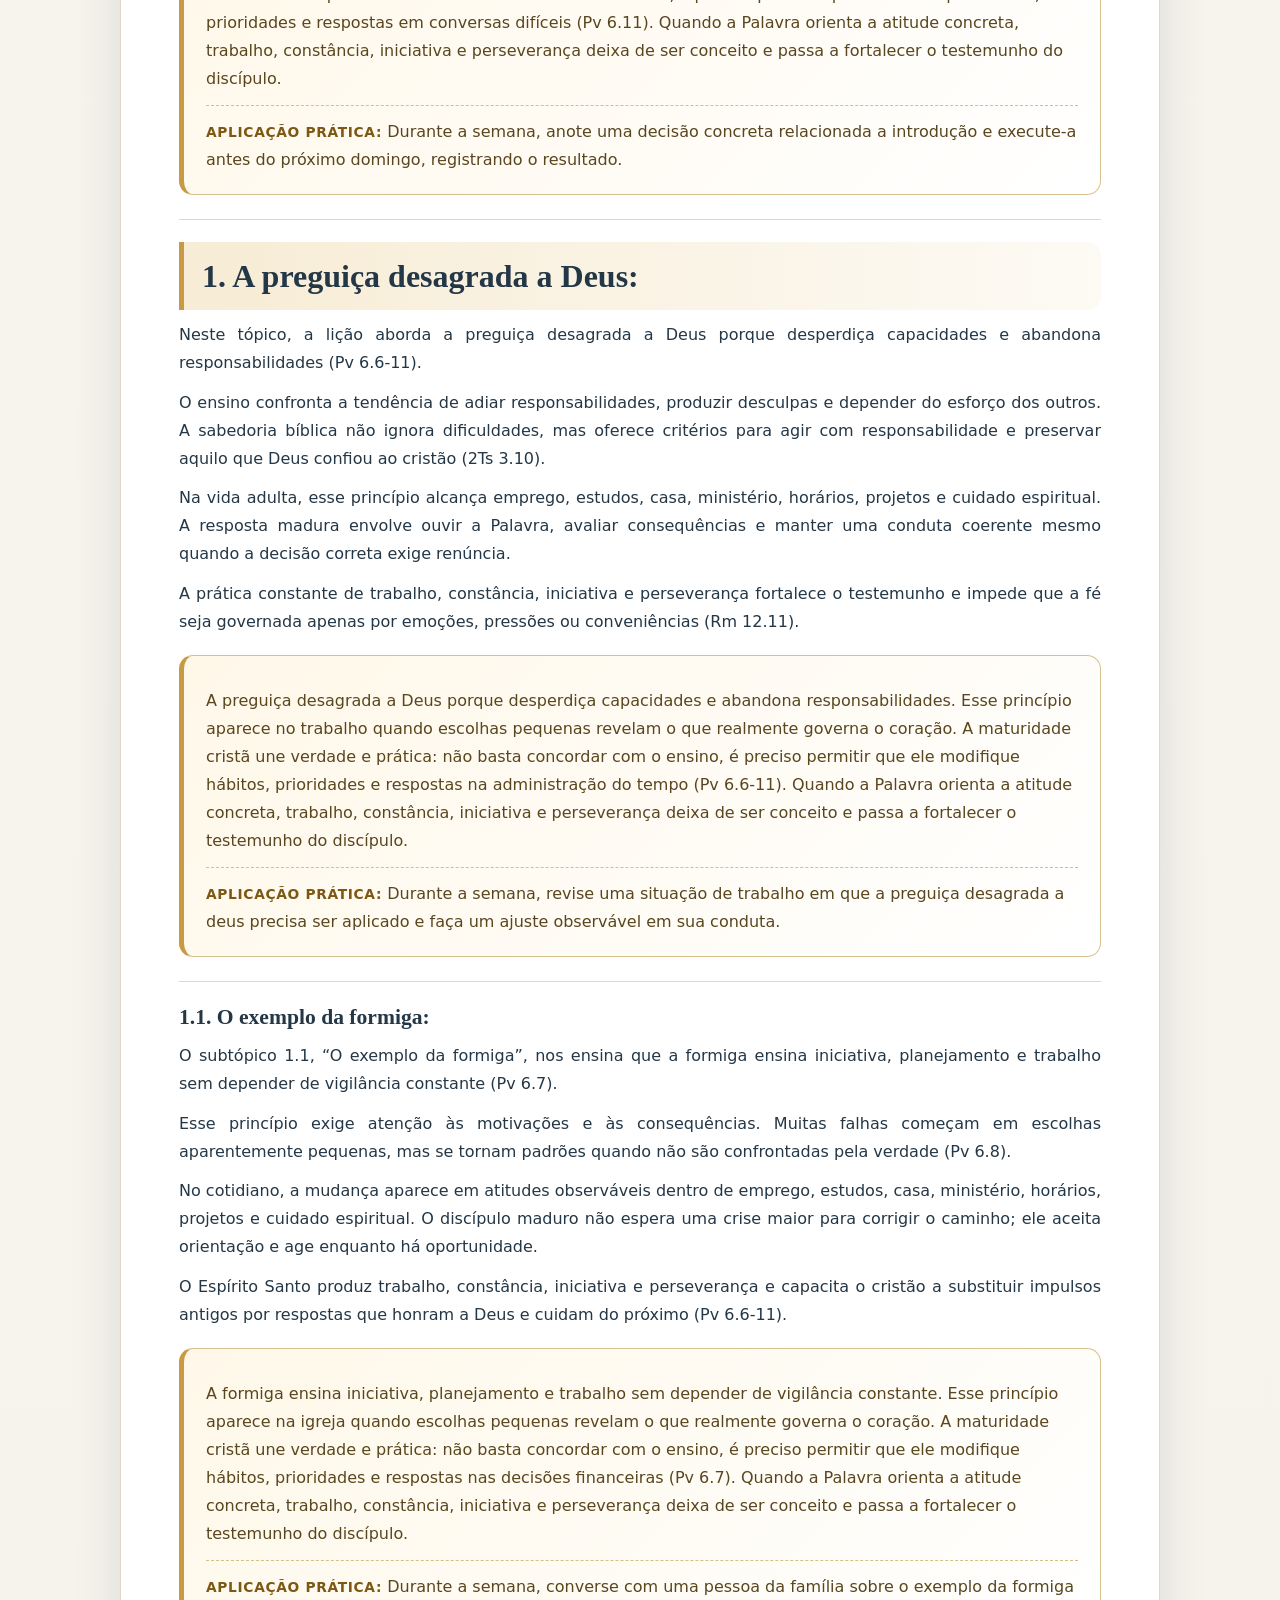
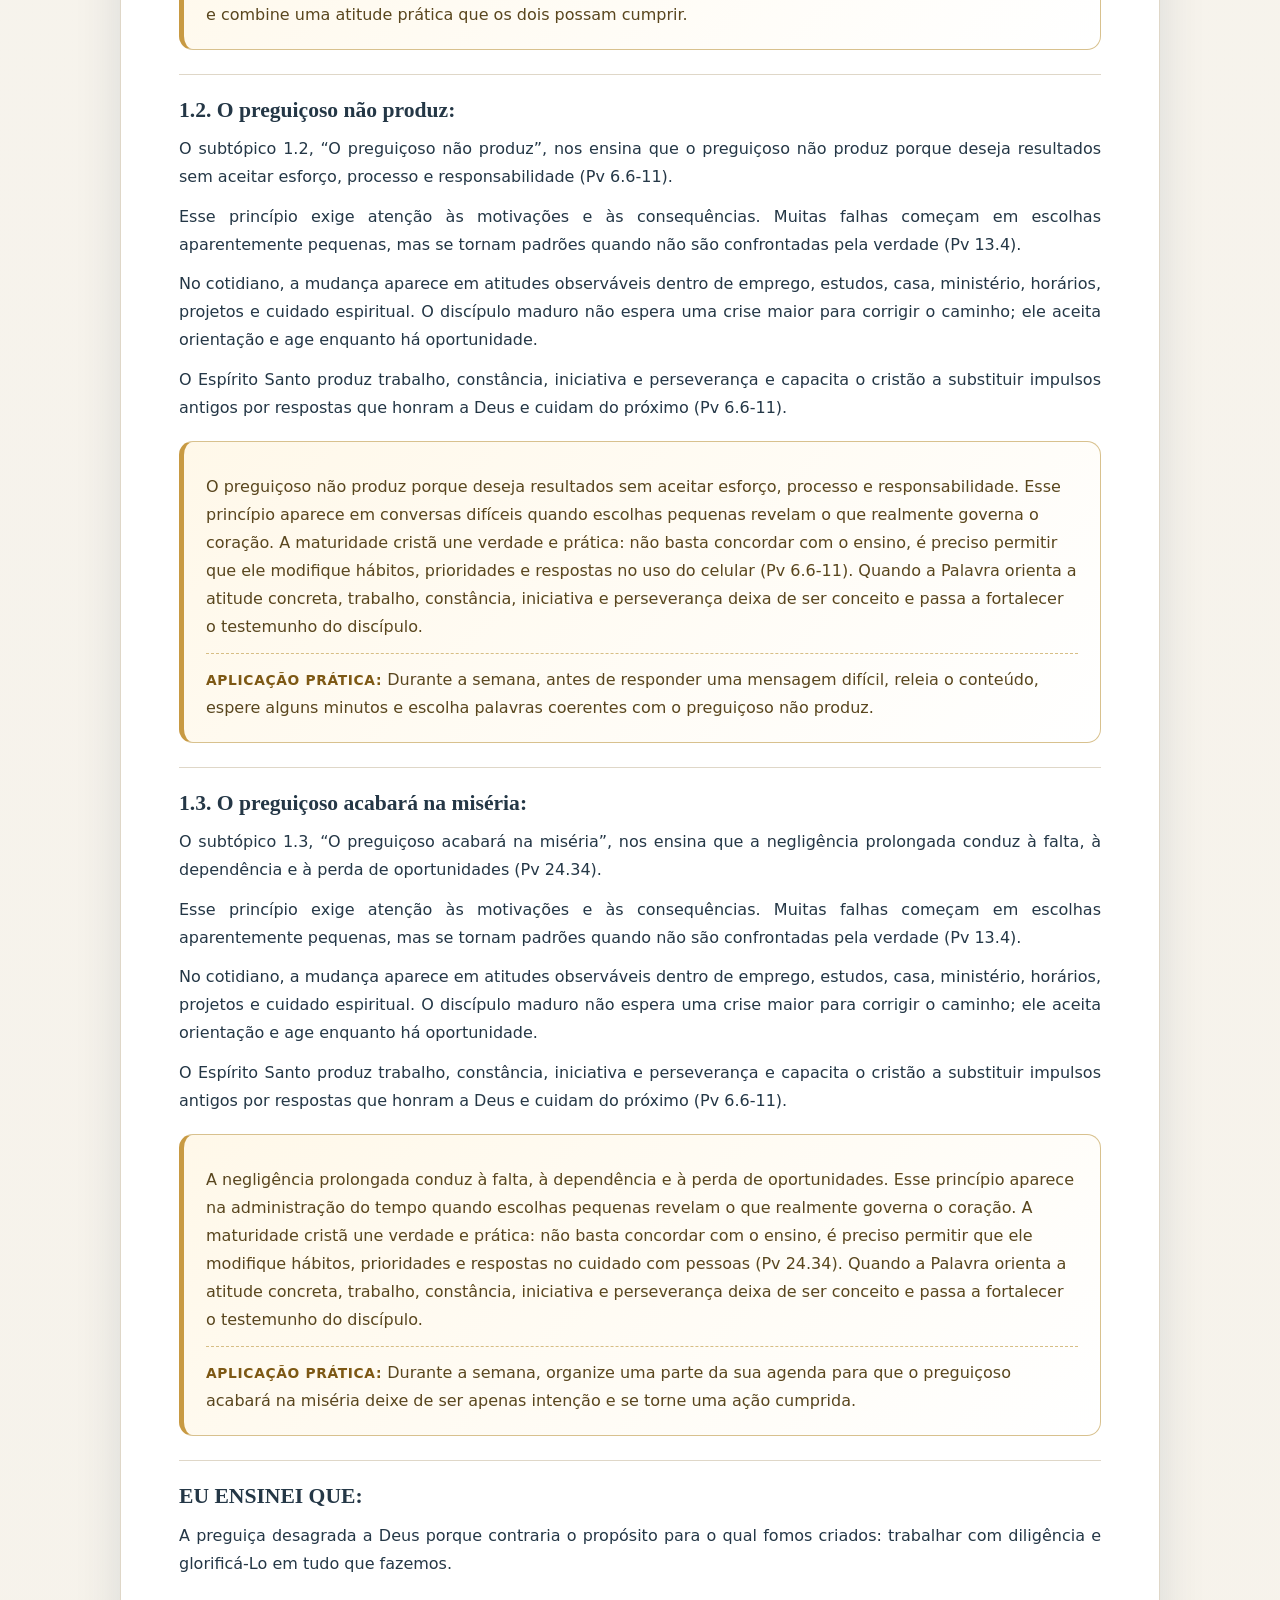
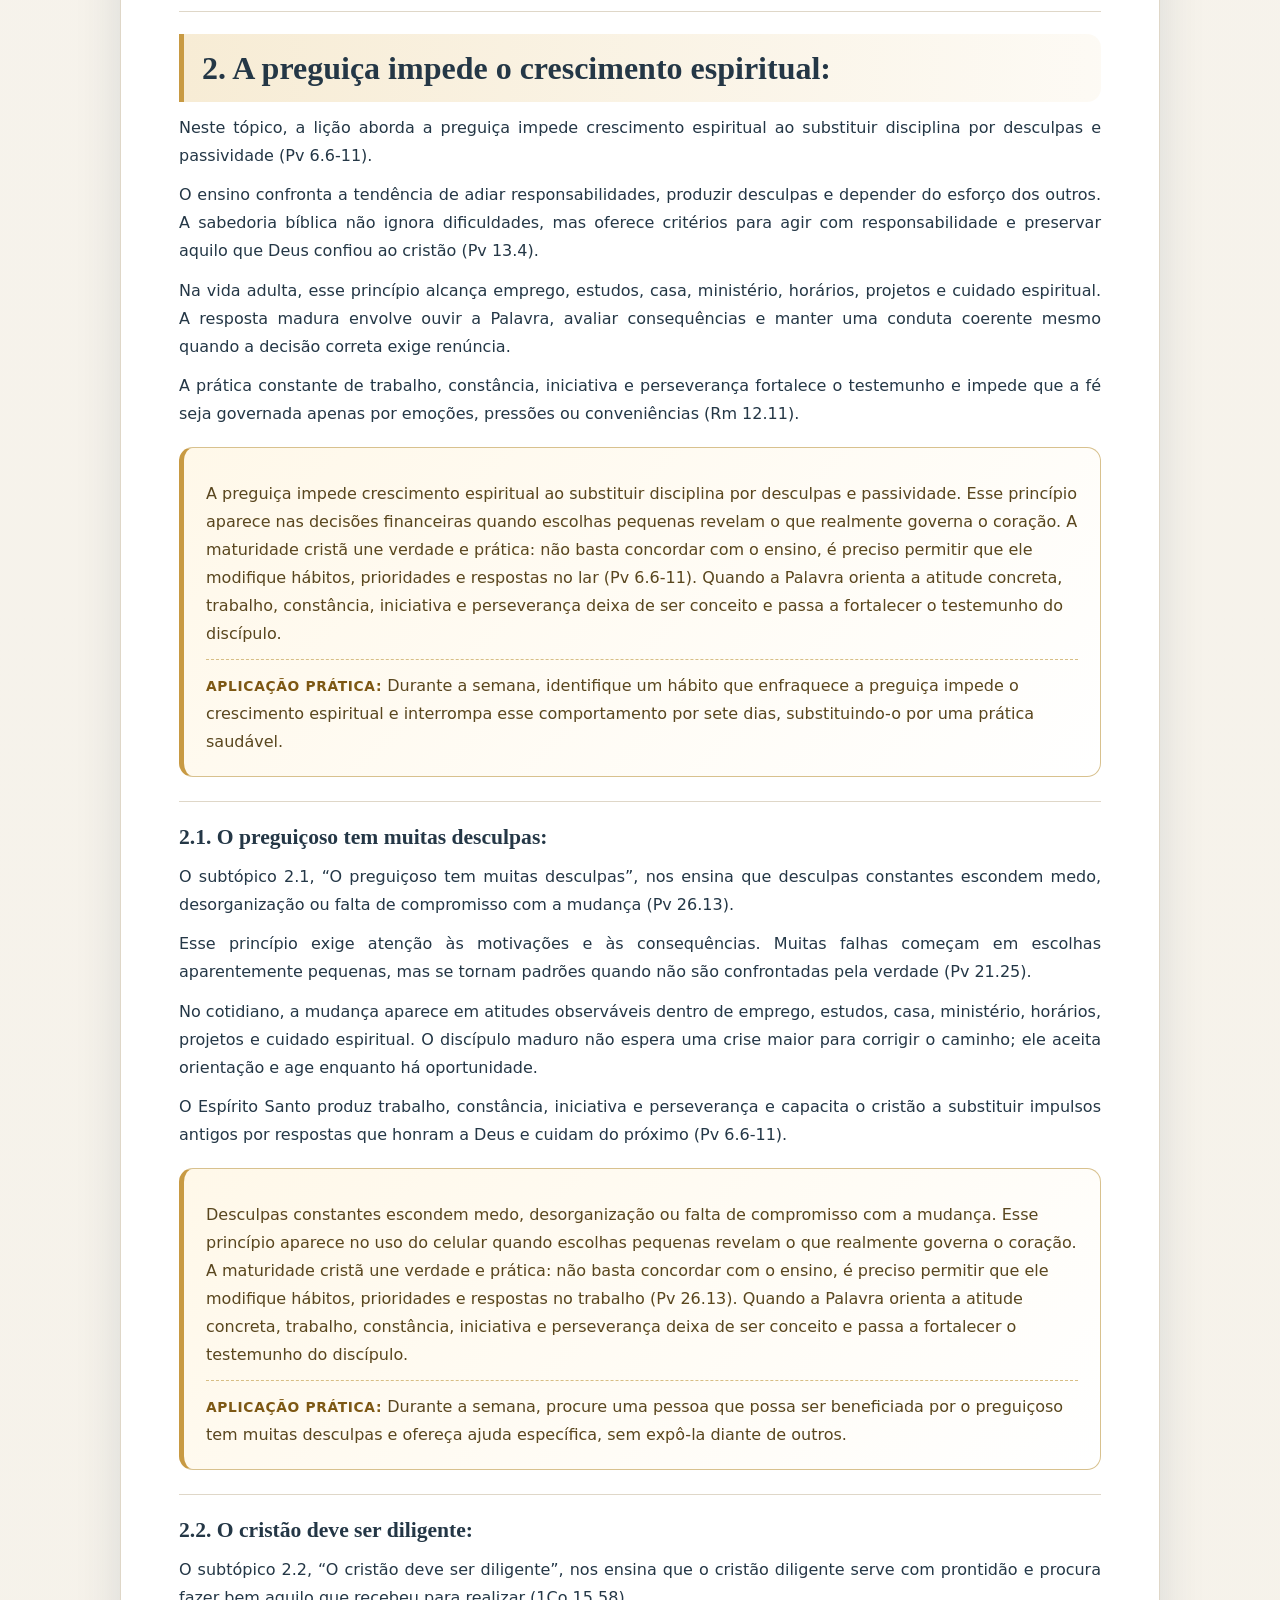
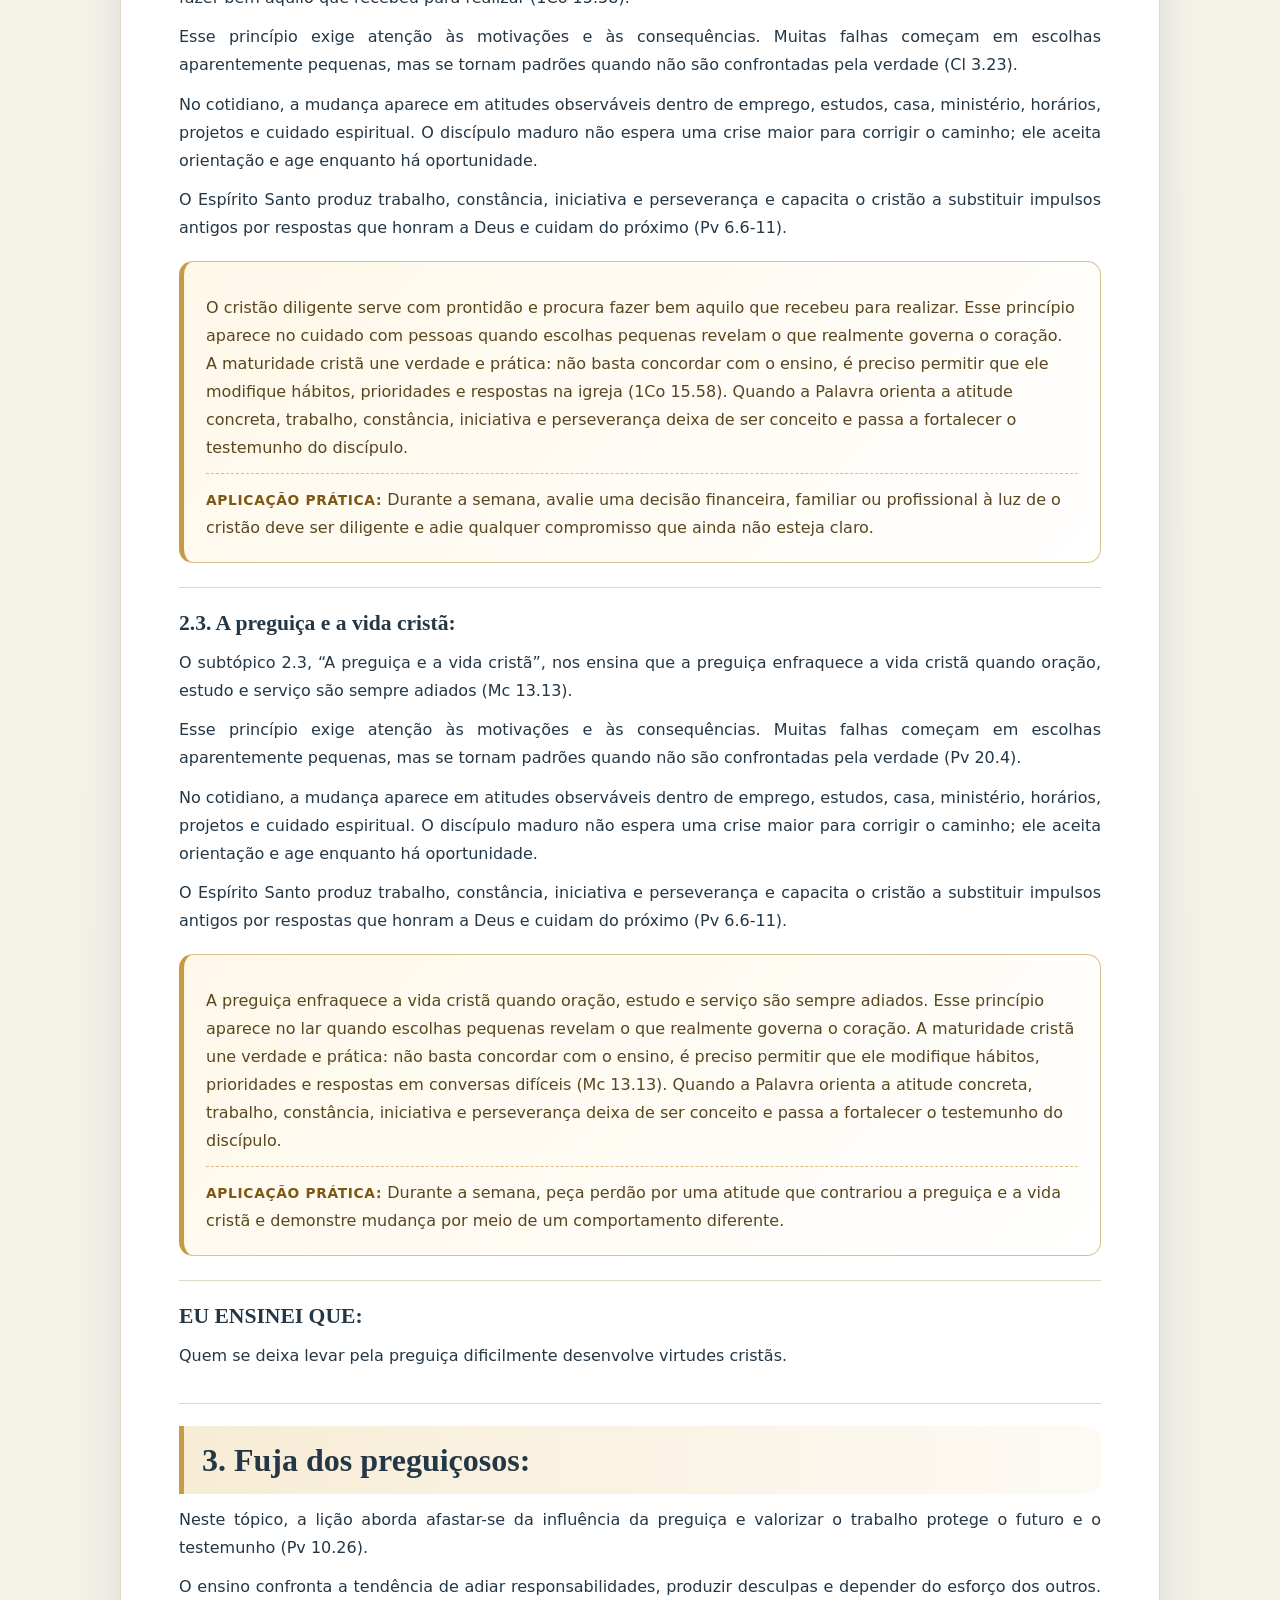
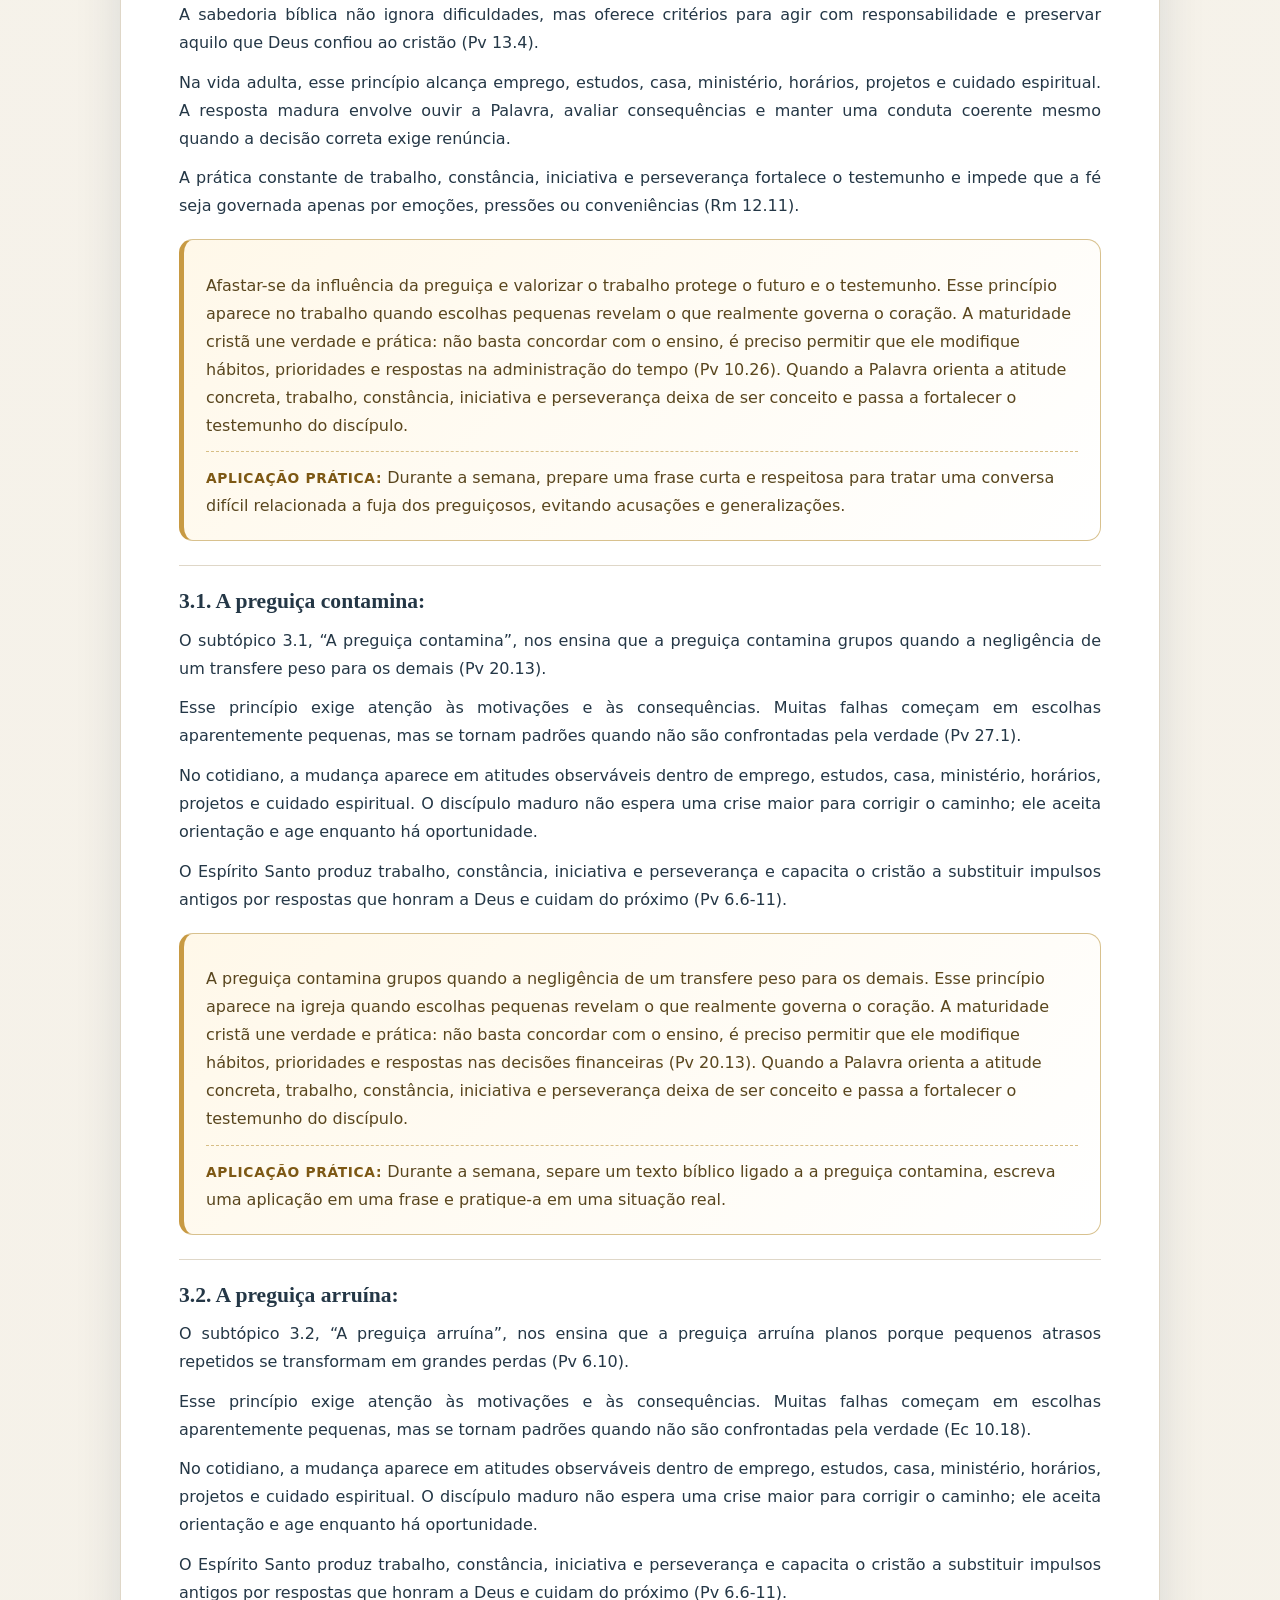
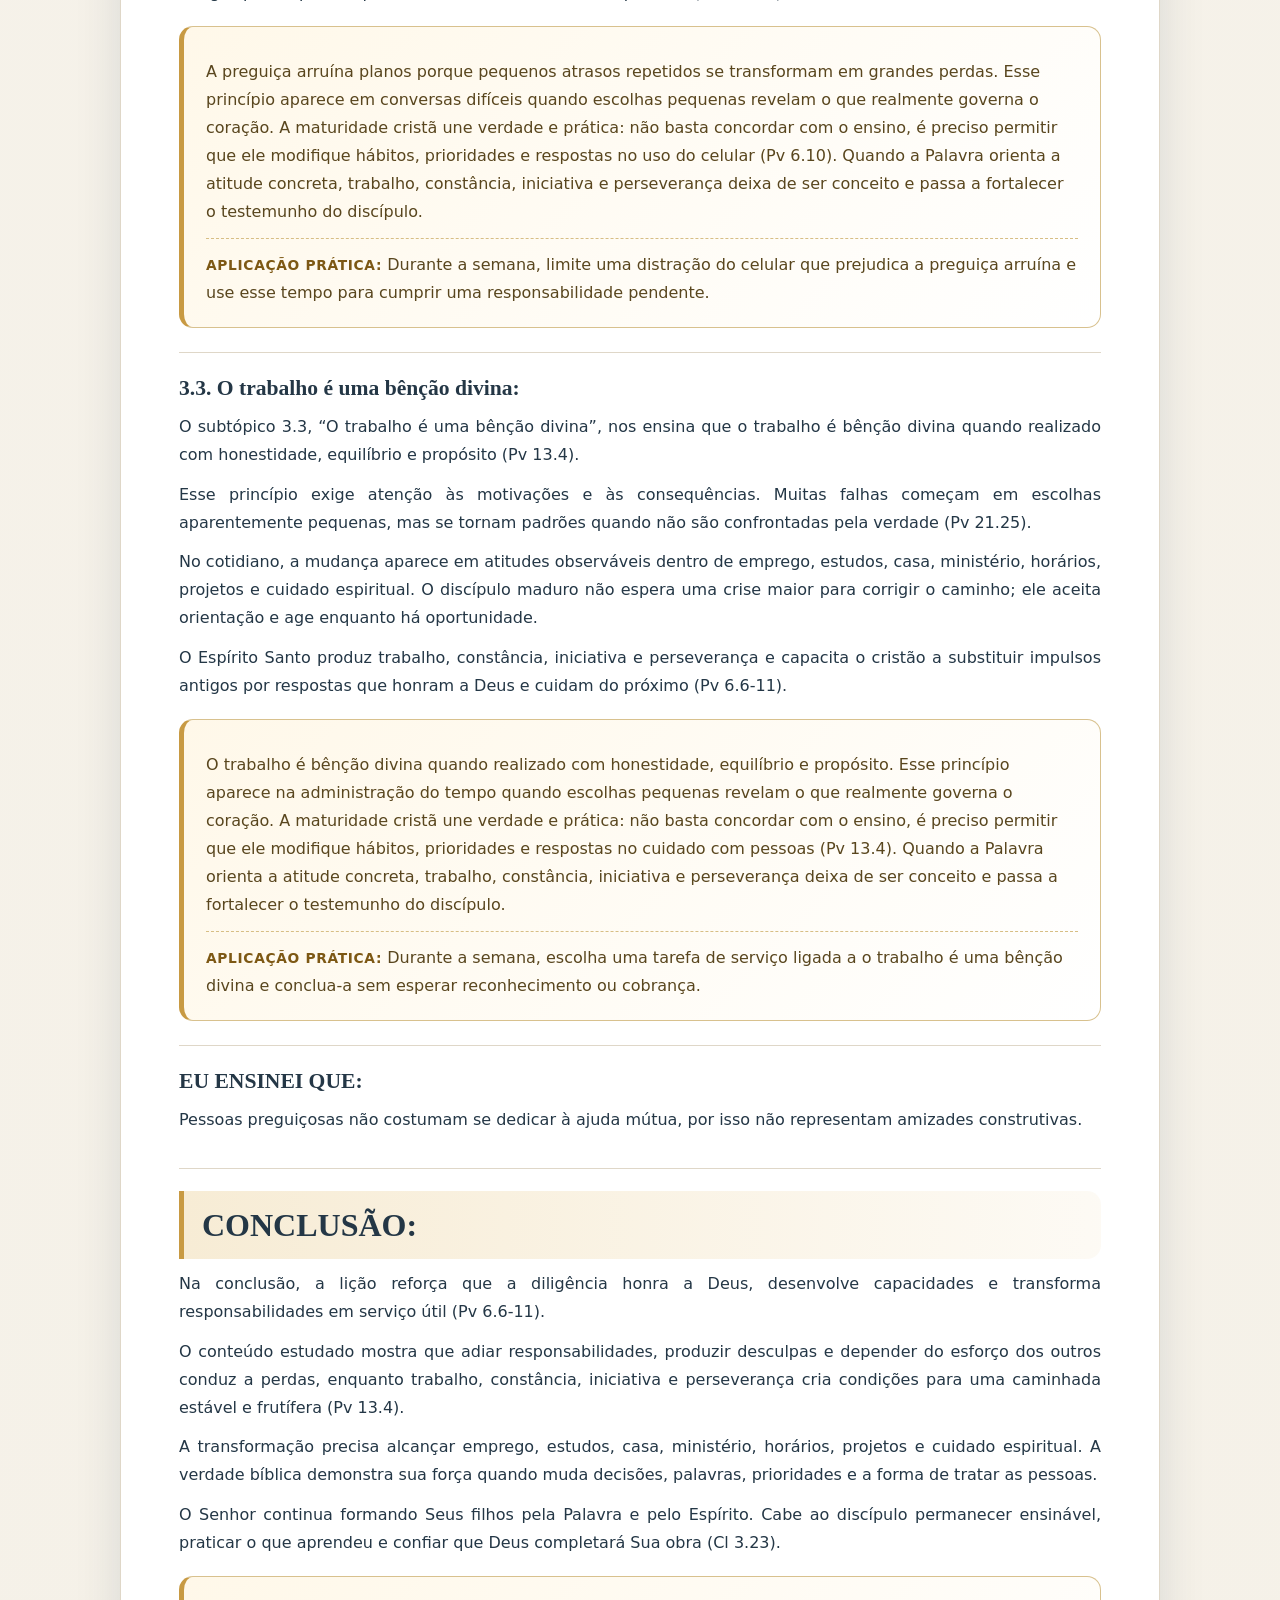
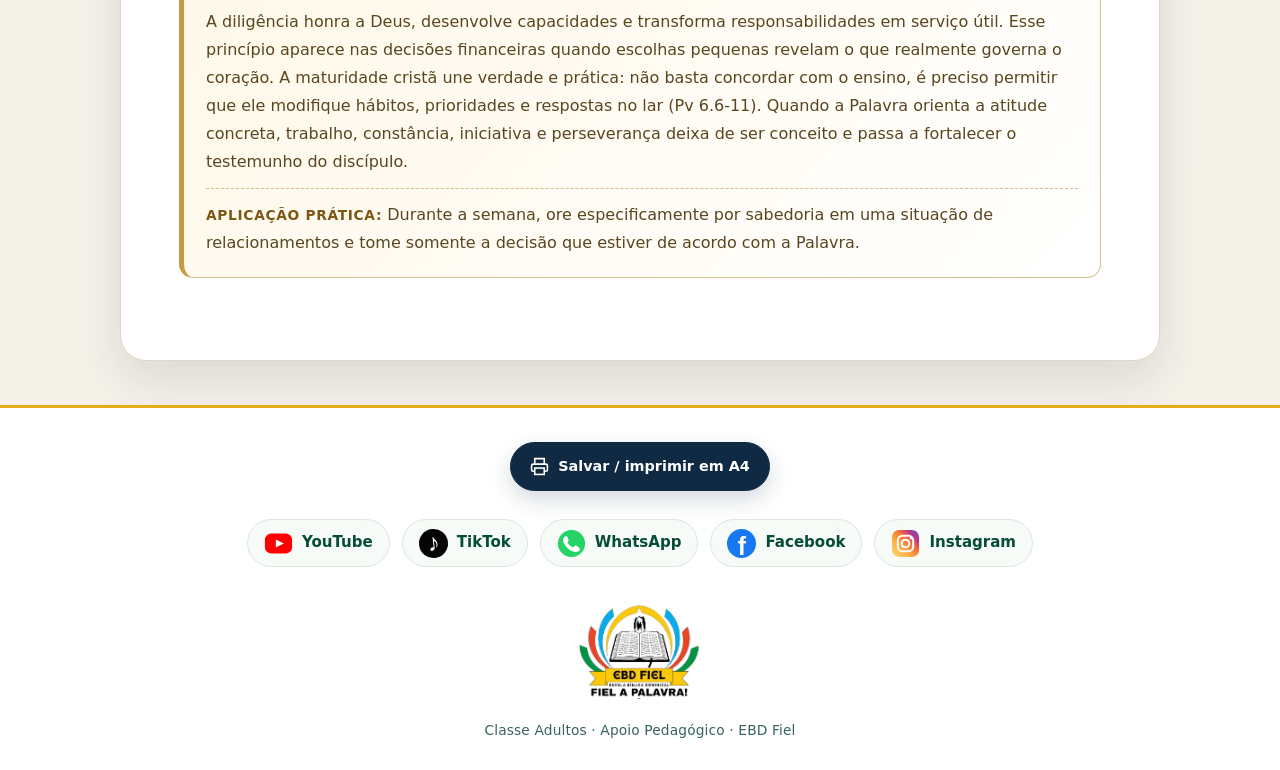
<file: apoio-pedagogico/licao-11-a-preguica-um-mal-que-destroi-caminhos.html>
<!DOCTYPE html>

<html lang="pt-BR">
<head>
<meta charset="utf-8"/>
<meta content="width=device-width, initial-scale=1.0" name="viewport"/>
<title>Lição 11: A preguiça, um mal que destrói caminhos.</title>

<link href="assets/apoio-pedagogico.css" rel="stylesheet"/><script defer="True" src="assets/apoio-pedagogico.js"></script></head>
<body class="apoio-licao-page">
<div class="licao-container">
<img alt="Topo Classe Adultos Apoio Pedagógico" class="topo-ebd" src="assets/topo-amarelo.png"/>
<img alt="Imagem de abertura da licao-11-a-preguica-um-mal-que-destroi-caminhos" class="imagem-licao" src="assets/licao-11-a-preguica-um-mal-que-destroi-caminhos.png"/>
<h1 class="preto negrito">Lição 11: A preguiça, um mal que destrói caminhos.</h1>
<br/><br/>
<div class="titulo-com-conteudo">
<h3 class="preto negrito">TEXTO ÁUREO: </h3>
<p class="preto primeiro">“A alma do preguiçoso deseja e coisa nenhuma alcança, mas a alma dos diligentes engorda”, Provérbios 13.4.</p>
</div>
<div class="titulo-com-conteudo">
<h3 class="preto negrito">VERDADE APLICADA: </h3>
<p class="preto primeiro">Os que conhecem o Senhor e nEle confiam têm como características o esforço, a diligência e a perseverança.</p>
</div>
<div class="titulo-com-conteudo">
<h3 class="preto negrito">OBJETIVOS DA LIÇÃO: </h3>
<p class="preto primeiro">Conhecer os malefícios da preguiça.</p>
<p class="preto">Destacar que a preguiça prejudica a vida espiritual.</p>
<p class="preto">Reconhecer o trabalho como uma bênção do Senhor.</p>
</div>
<div class="titulo-com-conteudo">
<h3 class="preto negrito">TEXTOS DE REFERÊNCIA: </h3>
<p class="preto primeiro">PROVÉRBIOS 6 — 6. Vai ter com a formiga, ó preguiçoso; olha para os seus caminhos e sê sábio.</p>
<p class="preto">7. A qual, não tendo superior, nem oficial, nem dominador.</p>
<p class="preto">8. Prepara no verão o seu pão; na sega ajunta o seu mantimento.</p>
<p class="preto">9. Ó preguiçoso, até quando ficarás deitado? Quando te levantarás do teu sono?</p>
<p class="preto">10. Um pouco de sono, um pouco tosquenejando, um pouco encruzando as mãos, para estar deitado.</p>
<p class="preto">11. Assim te sobrevirá a tua pobreza como um ladrão, e a tua necessidade, como um homem armado.</p>
</div>
<div class="titulo-com-conteudo">
<h3 class="preto negrito">MOTIVO DE ORAÇÃO: </h3>
<p class="preto primeiro">Ore para que o Senhor nos livre da preguiça.</p>
</div>
<div class="titulo-com-conteudo">
<h3 class="preto negrito">ESBOÇO DA LIÇÃO: </h3>
<p class="preto primeiro">Introdução; 1. A preguiça desagrada a Deus; 2. A preguiça impede o crescimento espiritual; 3. Fuja dos preguiçosos; Conclusão.</p>
</div>
<div class="titulo-com-conteudo">
<h3 class="preto negrito">ANÁLISE GERAL: </h3>
<p class="azul italico primeiro analise-geral-texto">A diligência como resposta ao propósito de deus e a preguiça como caminho de perda orienta o coração para escolhas que glorificam a Deus e protegem a vida. A sabedoria das Escrituras não se limita a conceitos, pois alcança pensamentos, afetos, palavras e responsabilidades (Pv 6.6-11). O primeiro eixo do estudo mostra que a preguiça desagrada a Deus porque desperdiça capacidades e abandona responsabilidades. O segundo revela que a preguiça impede crescimento espiritual ao substituir disciplina por desculpas e passividade. O terceiro confirma que afastar-se da influência da preguiça e valorizar o trabalho protege o futuro e o testemunho. Esses ensinos confrontam a inclinação de adiar responsabilidades, produzir desculpas e depender do esforço dos outros e chamam o discípulo a desenvolver trabalho, constância, iniciativa e perseverança. Na rotina adulta, a verdade precisa orientar emprego, estudos, casa, ministério, horários, projetos e cuidado espiritual. O temor do Senhor oferece critério para avaliar consequências e recusar soluções que parecem rápidas, mas ferem princípios bíblicos (Pv 13.4). A maturidade aparece quando a pessoa aceita correção, procura conselhos sábios e transforma convicções em atitudes constantes. O Espírito Santo não apenas mostra o caminho, mas fortalece o cristão para obedecer mesmo diante de pressões e desejos contrários (Rm 12.11). O professor pode apresentar o tema com esperança, lembrando que a graça de Deus trata fraquezas sem normalizar o pecado. Assim, a classe é preparada para compreender que aprender a Palavra significa permitir que ela reorganize a vida e produza um testemunho coerente (Cl 3.23).</p>
</div>
<div class="titulo-com-conteudo">
<h3 class="preto negrito">INTRODUÇÃO: </h3>
<p class="preto primeiro">Na introdução, a lição fala sobre a diligência como resposta ao propósito de Deus e a preguiça como caminho de perda. O ensino mostra que a fé precisa alcançar a rotina e não pode ficar limitada ao conhecimento teórico (Pv 6.11).</p>
<p class="preto">O coração humano tende a adiar responsabilidades, produzir desculpas e depender do esforço dos outros. A Palavra corrige essa inclinação e apresenta trabalho, constância, iniciativa e perseverança como caminho de maturidade, proteção e serviço responsável (2Ts 3.10-12).</p>
<p class="preto">Essa verdade alcança emprego, estudos, casa, ministério, horários, projetos e cuidado espiritual. Em cada uma dessas áreas, o discípulo é chamado a discernir motivações, assumir responsabilidades e escolher o que honra ao Senhor.</p>
<p class="preto">A ação do Espírito Santo torna possível uma resposta obediente. Quando a verdade é recebida com humildade, ela reorganiza prioridades e produz frutos visíveis no caráter e nos relacionamentos (Pv 6.6-11).</p>
<div class="apoio-aplicacao">
<p class="azul italico">A diligência como resposta ao propósito de Deus e a preguiça como caminho de perda. Esse princípio aparece no lar quando escolhas pequenas revelam o que realmente governa o coração. A maturidade cristã une verdade e prática: não basta concordar com o ensino, é preciso permitir que ele modifique hábitos, prioridades e respostas em conversas difíceis (Pv 6.11). Quando a Palavra orienta a atitude concreta, trabalho, constância, iniciativa e perseverança deixa de ser conceito e passa a fortalecer o testemunho do discípulo.</p>
<p class="azul italico"><span class="negrito">APLICAÇÃO PRÁTICA:</span> Durante a semana, anote uma decisão concreta relacionada a introdução e execute-a antes do próximo domingo, registrando o resultado.</p>
</div>
</div>
<div class="titulo-com-conteudo">
<h2 class="preto negrito">1. A preguiça desagrada a Deus: </h2>
<p class="preto primeiro">Neste tópico, a lição aborda a preguiça desagrada a Deus porque desperdiça capacidades e abandona responsabilidades (Pv 6.6-11).</p>
<p class="preto">O ensino confronta a tendência de adiar responsabilidades, produzir desculpas e depender do esforço dos outros. A sabedoria bíblica não ignora dificuldades, mas oferece critérios para agir com responsabilidade e preservar aquilo que Deus confiou ao cristão (2Ts 3.10).</p>
<p class="preto">Na vida adulta, esse princípio alcança emprego, estudos, casa, ministério, horários, projetos e cuidado espiritual. A resposta madura envolve ouvir a Palavra, avaliar consequências e manter uma conduta coerente mesmo quando a decisão correta exige renúncia.</p>
<p class="preto">A prática constante de trabalho, constância, iniciativa e perseverança fortalece o testemunho e impede que a fé seja governada apenas por emoções, pressões ou conveniências (Rm 12.11).</p>
<div class="apoio-aplicacao">
<p class="azul italico">A preguiça desagrada a Deus porque desperdiça capacidades e abandona responsabilidades. Esse princípio aparece no trabalho quando escolhas pequenas revelam o que realmente governa o coração. A maturidade cristã une verdade e prática: não basta concordar com o ensino, é preciso permitir que ele modifique hábitos, prioridades e respostas na administração do tempo (Pv 6.6-11). Quando a Palavra orienta a atitude concreta, trabalho, constância, iniciativa e perseverança deixa de ser conceito e passa a fortalecer o testemunho do discípulo.</p>
<p class="azul italico"><span class="negrito">APLICAÇÃO PRÁTICA:</span> Durante a semana, revise uma situação de trabalho em que a preguiça desagrada a deus precisa ser aplicado e faça um ajuste observável em sua conduta.</p>
</div>
</div>
<div class="titulo-com-conteudo">
<h3 class="preto negrito">1.1. O exemplo da formiga: </h3>
<p class="preto primeiro">O subtópico 1.1, “O exemplo da formiga”, nos ensina que a formiga ensina iniciativa, planejamento e trabalho sem depender de vigilância constante (Pv 6.7).</p>
<p class="preto">Esse princípio exige atenção às motivações e às consequências. Muitas falhas começam em escolhas aparentemente pequenas, mas se tornam padrões quando não são confrontadas pela verdade (Pv 6.8).</p>
<p class="preto">No cotidiano, a mudança aparece em atitudes observáveis dentro de emprego, estudos, casa, ministério, horários, projetos e cuidado espiritual. O discípulo maduro não espera uma crise maior para corrigir o caminho; ele aceita orientação e age enquanto há oportunidade.</p>
<p class="preto">O Espírito Santo produz trabalho, constância, iniciativa e perseverança e capacita o cristão a substituir impulsos antigos por respostas que honram a Deus e cuidam do próximo (Pv 6.6-11).</p>
<div class="apoio-aplicacao">
<p class="azul italico">A formiga ensina iniciativa, planejamento e trabalho sem depender de vigilância constante. Esse princípio aparece na igreja quando escolhas pequenas revelam o que realmente governa o coração. A maturidade cristã une verdade e prática: não basta concordar com o ensino, é preciso permitir que ele modifique hábitos, prioridades e respostas nas decisões financeiras (Pv 6.7). Quando a Palavra orienta a atitude concreta, trabalho, constância, iniciativa e perseverança deixa de ser conceito e passa a fortalecer o testemunho do discípulo.</p>
<p class="azul italico"><span class="negrito">APLICAÇÃO PRÁTICA:</span> Durante a semana, converse com uma pessoa da família sobre o exemplo da formiga e combine uma atitude prática que os dois possam cumprir.</p>
</div>
</div>
<div class="titulo-com-conteudo">
<h3 class="preto negrito">1.2. O preguiçoso não produz: </h3>
<p class="preto primeiro">O subtópico 1.2, “O preguiçoso não produz”, nos ensina que o preguiçoso não produz porque deseja resultados sem aceitar esforço, processo e responsabilidade (Pv 6.6-11).</p>
<p class="preto">Esse princípio exige atenção às motivações e às consequências. Muitas falhas começam em escolhas aparentemente pequenas, mas se tornam padrões quando não são confrontadas pela verdade (Pv 13.4).</p>
<p class="preto">No cotidiano, a mudança aparece em atitudes observáveis dentro de emprego, estudos, casa, ministério, horários, projetos e cuidado espiritual. O discípulo maduro não espera uma crise maior para corrigir o caminho; ele aceita orientação e age enquanto há oportunidade.</p>
<p class="preto">O Espírito Santo produz trabalho, constância, iniciativa e perseverança e capacita o cristão a substituir impulsos antigos por respostas que honram a Deus e cuidam do próximo (Pv 6.6-11).</p>
<div class="apoio-aplicacao">
<p class="azul italico">O preguiçoso não produz porque deseja resultados sem aceitar esforço, processo e responsabilidade. Esse princípio aparece em conversas difíceis quando escolhas pequenas revelam o que realmente governa o coração. A maturidade cristã une verdade e prática: não basta concordar com o ensino, é preciso permitir que ele modifique hábitos, prioridades e respostas no uso do celular (Pv 6.6-11). Quando a Palavra orienta a atitude concreta, trabalho, constância, iniciativa e perseverança deixa de ser conceito e passa a fortalecer o testemunho do discípulo.</p>
<p class="azul italico"><span class="negrito">APLICAÇÃO PRÁTICA:</span> Durante a semana, antes de responder uma mensagem difícil, releia o conteúdo, espere alguns minutos e escolha palavras coerentes com o preguiçoso não produz.</p>
</div>
</div>
<div class="titulo-com-conteudo">
<h3 class="preto negrito">1.3. O preguiçoso acabará na miséria: </h3>
<p class="preto primeiro">O subtópico 1.3, “O preguiçoso acabará na miséria”, nos ensina que a negligência prolongada conduz à falta, à dependência e à perda de oportunidades (Pv 24.34).</p>
<p class="preto">Esse princípio exige atenção às motivações e às consequências. Muitas falhas começam em escolhas aparentemente pequenas, mas se tornam padrões quando não são confrontadas pela verdade (Pv 13.4).</p>
<p class="preto">No cotidiano, a mudança aparece em atitudes observáveis dentro de emprego, estudos, casa, ministério, horários, projetos e cuidado espiritual. O discípulo maduro não espera uma crise maior para corrigir o caminho; ele aceita orientação e age enquanto há oportunidade.</p>
<p class="preto">O Espírito Santo produz trabalho, constância, iniciativa e perseverança e capacita o cristão a substituir impulsos antigos por respostas que honram a Deus e cuidam do próximo (Pv 6.6-11).</p>
<div class="apoio-aplicacao">
<p class="azul italico">A negligência prolongada conduz à falta, à dependência e à perda de oportunidades. Esse princípio aparece na administração do tempo quando escolhas pequenas revelam o que realmente governa o coração. A maturidade cristã une verdade e prática: não basta concordar com o ensino, é preciso permitir que ele modifique hábitos, prioridades e respostas no cuidado com pessoas (Pv 24.34). Quando a Palavra orienta a atitude concreta, trabalho, constância, iniciativa e perseverança deixa de ser conceito e passa a fortalecer o testemunho do discípulo.</p>
<p class="azul italico"><span class="negrito">APLICAÇÃO PRÁTICA:</span> Durante a semana, organize uma parte da sua agenda para que o preguiçoso acabará na miséria deixe de ser apenas intenção e se torne uma ação cumprida.</p>
</div>
</div>
<div class="titulo-com-conteudo">
<h3 class="preto negrito">EU ENSINEI QUE: </h3>
<p class="preto primeiro">A preguiça desagrada a Deus porque contraria o propósito para o qual fomos criados: trabalhar com diligência e glorificá-Lo em tudo que fazemos.</p>
</div>
<div class="titulo-com-conteudo">
<h2 class="preto negrito">2. A preguiça impede o crescimento espiritual: </h2>
<p class="preto primeiro">Neste tópico, a lição aborda a preguiça impede crescimento espiritual ao substituir disciplina por desculpas e passividade (Pv 6.6-11).</p>
<p class="preto">O ensino confronta a tendência de adiar responsabilidades, produzir desculpas e depender do esforço dos outros. A sabedoria bíblica não ignora dificuldades, mas oferece critérios para agir com responsabilidade e preservar aquilo que Deus confiou ao cristão (Pv 13.4).</p>
<p class="preto">Na vida adulta, esse princípio alcança emprego, estudos, casa, ministério, horários, projetos e cuidado espiritual. A resposta madura envolve ouvir a Palavra, avaliar consequências e manter uma conduta coerente mesmo quando a decisão correta exige renúncia.</p>
<p class="preto">A prática constante de trabalho, constância, iniciativa e perseverança fortalece o testemunho e impede que a fé seja governada apenas por emoções, pressões ou conveniências (Rm 12.11).</p>
<div class="apoio-aplicacao">
<p class="azul italico">A preguiça impede crescimento espiritual ao substituir disciplina por desculpas e passividade. Esse princípio aparece nas decisões financeiras quando escolhas pequenas revelam o que realmente governa o coração. A maturidade cristã une verdade e prática: não basta concordar com o ensino, é preciso permitir que ele modifique hábitos, prioridades e respostas no lar (Pv 6.6-11). Quando a Palavra orienta a atitude concreta, trabalho, constância, iniciativa e perseverança deixa de ser conceito e passa a fortalecer o testemunho do discípulo.</p>
<p class="azul italico"><span class="negrito">APLICAÇÃO PRÁTICA:</span> Durante a semana, identifique um hábito que enfraquece a preguiça impede o crescimento espiritual e interrompa esse comportamento por sete dias, substituindo-o por uma prática saudável.</p>
</div>
</div>
<div class="titulo-com-conteudo">
<h3 class="preto negrito">2.1. O preguiçoso tem muitas desculpas: </h3>
<p class="preto primeiro">O subtópico 2.1, “O preguiçoso tem muitas desculpas”, nos ensina que desculpas constantes escondem medo, desorganização ou falta de compromisso com a mudança (Pv 26.13).</p>
<p class="preto">Esse princípio exige atenção às motivações e às consequências. Muitas falhas começam em escolhas aparentemente pequenas, mas se tornam padrões quando não são confrontadas pela verdade (Pv 21.25).</p>
<p class="preto">No cotidiano, a mudança aparece em atitudes observáveis dentro de emprego, estudos, casa, ministério, horários, projetos e cuidado espiritual. O discípulo maduro não espera uma crise maior para corrigir o caminho; ele aceita orientação e age enquanto há oportunidade.</p>
<p class="preto">O Espírito Santo produz trabalho, constância, iniciativa e perseverança e capacita o cristão a substituir impulsos antigos por respostas que honram a Deus e cuidam do próximo (Pv 6.6-11).</p>
<div class="apoio-aplicacao">
<p class="azul italico">Desculpas constantes escondem medo, desorganização ou falta de compromisso com a mudança. Esse princípio aparece no uso do celular quando escolhas pequenas revelam o que realmente governa o coração. A maturidade cristã une verdade e prática: não basta concordar com o ensino, é preciso permitir que ele modifique hábitos, prioridades e respostas no trabalho (Pv 26.13). Quando a Palavra orienta a atitude concreta, trabalho, constância, iniciativa e perseverança deixa de ser conceito e passa a fortalecer o testemunho do discípulo.</p>
<p class="azul italico"><span class="negrito">APLICAÇÃO PRÁTICA:</span> Durante a semana, procure uma pessoa que possa ser beneficiada por o preguiçoso tem muitas desculpas e ofereça ajuda específica, sem expô-la diante de outros.</p>
</div>
</div>
<div class="titulo-com-conteudo">
<h3 class="preto negrito">2.2. O cristão deve ser diligente: </h3>
<p class="preto primeiro">O subtópico 2.2, “O cristão deve ser diligente”, nos ensina que o cristão diligente serve com prontidão e procura fazer bem aquilo que recebeu para realizar (1Co 15.58).</p>
<p class="preto">Esse princípio exige atenção às motivações e às consequências. Muitas falhas começam em escolhas aparentemente pequenas, mas se tornam padrões quando não são confrontadas pela verdade (Cl 3.23).</p>
<p class="preto">No cotidiano, a mudança aparece em atitudes observáveis dentro de emprego, estudos, casa, ministério, horários, projetos e cuidado espiritual. O discípulo maduro não espera uma crise maior para corrigir o caminho; ele aceita orientação e age enquanto há oportunidade.</p>
<p class="preto">O Espírito Santo produz trabalho, constância, iniciativa e perseverança e capacita o cristão a substituir impulsos antigos por respostas que honram a Deus e cuidam do próximo (Pv 6.6-11).</p>
<div class="apoio-aplicacao">
<p class="azul italico">O cristão diligente serve com prontidão e procura fazer bem aquilo que recebeu para realizar. Esse princípio aparece no cuidado com pessoas quando escolhas pequenas revelam o que realmente governa o coração. A maturidade cristã une verdade e prática: não basta concordar com o ensino, é preciso permitir que ele modifique hábitos, prioridades e respostas na igreja (1Co 15.58). Quando a Palavra orienta a atitude concreta, trabalho, constância, iniciativa e perseverança deixa de ser conceito e passa a fortalecer o testemunho do discípulo.</p>
<p class="azul italico"><span class="negrito">APLICAÇÃO PRÁTICA:</span> Durante a semana, avalie uma decisão financeira, familiar ou profissional à luz de o cristão deve ser diligente e adie qualquer compromisso que ainda não esteja claro.</p>
</div>
</div>
<div class="titulo-com-conteudo">
<h3 class="preto negrito">2.3. A preguiça e a vida cristã: </h3>
<p class="preto primeiro">O subtópico 2.3, “A preguiça e a vida cristã”, nos ensina que a preguiça enfraquece a vida cristã quando oração, estudo e serviço são sempre adiados (Mc 13.13).</p>
<p class="preto">Esse princípio exige atenção às motivações e às consequências. Muitas falhas começam em escolhas aparentemente pequenas, mas se tornam padrões quando não são confrontadas pela verdade (Pv 20.4).</p>
<p class="preto">No cotidiano, a mudança aparece em atitudes observáveis dentro de emprego, estudos, casa, ministério, horários, projetos e cuidado espiritual. O discípulo maduro não espera uma crise maior para corrigir o caminho; ele aceita orientação e age enquanto há oportunidade.</p>
<p class="preto">O Espírito Santo produz trabalho, constância, iniciativa e perseverança e capacita o cristão a substituir impulsos antigos por respostas que honram a Deus e cuidam do próximo (Pv 6.6-11).</p>
<div class="apoio-aplicacao">
<p class="azul italico">A preguiça enfraquece a vida cristã quando oração, estudo e serviço são sempre adiados. Esse princípio aparece no lar quando escolhas pequenas revelam o que realmente governa o coração. A maturidade cristã une verdade e prática: não basta concordar com o ensino, é preciso permitir que ele modifique hábitos, prioridades e respostas em conversas difíceis (Mc 13.13). Quando a Palavra orienta a atitude concreta, trabalho, constância, iniciativa e perseverança deixa de ser conceito e passa a fortalecer o testemunho do discípulo.</p>
<p class="azul italico"><span class="negrito">APLICAÇÃO PRÁTICA:</span> Durante a semana, peça perdão por uma atitude que contrariou a preguiça e a vida cristã e demonstre mudança por meio de um comportamento diferente.</p>
</div>
</div>
<div class="titulo-com-conteudo">
<h3 class="preto negrito">EU ENSINEI QUE: </h3>
<p class="preto primeiro">Quem se deixa levar pela preguiça dificilmente desenvolve virtudes cristãs.</p>
</div>
<div class="titulo-com-conteudo">
<h2 class="preto negrito">3. Fuja dos preguiçosos: </h2>
<p class="preto primeiro">Neste tópico, a lição aborda afastar-se da influência da preguiça e valorizar o trabalho protege o futuro e o testemunho (Pv 10.26).</p>
<p class="preto">O ensino confronta a tendência de adiar responsabilidades, produzir desculpas e depender do esforço dos outros. A sabedoria bíblica não ignora dificuldades, mas oferece critérios para agir com responsabilidade e preservar aquilo que Deus confiou ao cristão (Pv 13.4).</p>
<p class="preto">Na vida adulta, esse princípio alcança emprego, estudos, casa, ministério, horários, projetos e cuidado espiritual. A resposta madura envolve ouvir a Palavra, avaliar consequências e manter uma conduta coerente mesmo quando a decisão correta exige renúncia.</p>
<p class="preto">A prática constante de trabalho, constância, iniciativa e perseverança fortalece o testemunho e impede que a fé seja governada apenas por emoções, pressões ou conveniências (Rm 12.11).</p>
<div class="apoio-aplicacao">
<p class="azul italico">Afastar-se da influência da preguiça e valorizar o trabalho protege o futuro e o testemunho. Esse princípio aparece no trabalho quando escolhas pequenas revelam o que realmente governa o coração. A maturidade cristã une verdade e prática: não basta concordar com o ensino, é preciso permitir que ele modifique hábitos, prioridades e respostas na administração do tempo (Pv 10.26). Quando a Palavra orienta a atitude concreta, trabalho, constância, iniciativa e perseverança deixa de ser conceito e passa a fortalecer o testemunho do discípulo.</p>
<p class="azul italico"><span class="negrito">APLICAÇÃO PRÁTICA:</span> Durante a semana, prepare uma frase curta e respeitosa para tratar uma conversa difícil relacionada a fuja dos preguiçosos, evitando acusações e generalizações.</p>
</div>
</div>
<div class="titulo-com-conteudo">
<h3 class="preto negrito">3.1. A preguiça contamina: </h3>
<p class="preto primeiro">O subtópico 3.1, “A preguiça contamina”, nos ensina que a preguiça contamina grupos quando a negligência de um transfere peso para os demais (Pv 20.13).</p>
<p class="preto">Esse princípio exige atenção às motivações e às consequências. Muitas falhas começam em escolhas aparentemente pequenas, mas se tornam padrões quando não são confrontadas pela verdade (Pv 27.1).</p>
<p class="preto">No cotidiano, a mudança aparece em atitudes observáveis dentro de emprego, estudos, casa, ministério, horários, projetos e cuidado espiritual. O discípulo maduro não espera uma crise maior para corrigir o caminho; ele aceita orientação e age enquanto há oportunidade.</p>
<p class="preto">O Espírito Santo produz trabalho, constância, iniciativa e perseverança e capacita o cristão a substituir impulsos antigos por respostas que honram a Deus e cuidam do próximo (Pv 6.6-11).</p>
<div class="apoio-aplicacao">
<p class="azul italico">A preguiça contamina grupos quando a negligência de um transfere peso para os demais. Esse princípio aparece na igreja quando escolhas pequenas revelam o que realmente governa o coração. A maturidade cristã une verdade e prática: não basta concordar com o ensino, é preciso permitir que ele modifique hábitos, prioridades e respostas nas decisões financeiras (Pv 20.13). Quando a Palavra orienta a atitude concreta, trabalho, constância, iniciativa e perseverança deixa de ser conceito e passa a fortalecer o testemunho do discípulo.</p>
<p class="azul italico"><span class="negrito">APLICAÇÃO PRÁTICA:</span> Durante a semana, separe um texto bíblico ligado a a preguiça contamina, escreva uma aplicação em uma frase e pratique-a em uma situação real.</p>
</div>
</div>
<div class="titulo-com-conteudo">
<h3 class="preto negrito">3.2. A preguiça arruína: </h3>
<p class="preto primeiro">O subtópico 3.2, “A preguiça arruína”, nos ensina que a preguiça arruína planos porque pequenos atrasos repetidos se transformam em grandes perdas (Pv 6.10).</p>
<p class="preto">Esse princípio exige atenção às motivações e às consequências. Muitas falhas começam em escolhas aparentemente pequenas, mas se tornam padrões quando não são confrontadas pela verdade (Ec 10.18).</p>
<p class="preto">No cotidiano, a mudança aparece em atitudes observáveis dentro de emprego, estudos, casa, ministério, horários, projetos e cuidado espiritual. O discípulo maduro não espera uma crise maior para corrigir o caminho; ele aceita orientação e age enquanto há oportunidade.</p>
<p class="preto">O Espírito Santo produz trabalho, constância, iniciativa e perseverança e capacita o cristão a substituir impulsos antigos por respostas que honram a Deus e cuidam do próximo (Pv 6.6-11).</p>
<div class="apoio-aplicacao">
<p class="azul italico">A preguiça arruína planos porque pequenos atrasos repetidos se transformam em grandes perdas. Esse princípio aparece em conversas difíceis quando escolhas pequenas revelam o que realmente governa o coração. A maturidade cristã une verdade e prática: não basta concordar com o ensino, é preciso permitir que ele modifique hábitos, prioridades e respostas no uso do celular (Pv 6.10). Quando a Palavra orienta a atitude concreta, trabalho, constância, iniciativa e perseverança deixa de ser conceito e passa a fortalecer o testemunho do discípulo.</p>
<p class="azul italico"><span class="negrito">APLICAÇÃO PRÁTICA:</span> Durante a semana, limite uma distração do celular que prejudica a preguiça arruína e use esse tempo para cumprir uma responsabilidade pendente.</p>
</div>
</div>
<div class="titulo-com-conteudo">
<h3 class="preto negrito">3.3. O trabalho é uma bênção divina: </h3>
<p class="preto primeiro">O subtópico 3.3, “O trabalho é uma bênção divina”, nos ensina que o trabalho é bênção divina quando realizado com honestidade, equilíbrio e propósito (Pv 13.4).</p>
<p class="preto">Esse princípio exige atenção às motivações e às consequências. Muitas falhas começam em escolhas aparentemente pequenas, mas se tornam padrões quando não são confrontadas pela verdade (Pv 21.25).</p>
<p class="preto">No cotidiano, a mudança aparece em atitudes observáveis dentro de emprego, estudos, casa, ministério, horários, projetos e cuidado espiritual. O discípulo maduro não espera uma crise maior para corrigir o caminho; ele aceita orientação e age enquanto há oportunidade.</p>
<p class="preto">O Espírito Santo produz trabalho, constância, iniciativa e perseverança e capacita o cristão a substituir impulsos antigos por respostas que honram a Deus e cuidam do próximo (Pv 6.6-11).</p>
<div class="apoio-aplicacao">
<p class="azul italico">O trabalho é bênção divina quando realizado com honestidade, equilíbrio e propósito. Esse princípio aparece na administração do tempo quando escolhas pequenas revelam o que realmente governa o coração. A maturidade cristã une verdade e prática: não basta concordar com o ensino, é preciso permitir que ele modifique hábitos, prioridades e respostas no cuidado com pessoas (Pv 13.4). Quando a Palavra orienta a atitude concreta, trabalho, constância, iniciativa e perseverança deixa de ser conceito e passa a fortalecer o testemunho do discípulo.</p>
<p class="azul italico"><span class="negrito">APLICAÇÃO PRÁTICA:</span> Durante a semana, escolha uma tarefa de serviço ligada a o trabalho é uma bênção divina e conclua-a sem esperar reconhecimento ou cobrança.</p>
</div>
</div>
<div class="titulo-com-conteudo">
<h3 class="preto negrito">EU ENSINEI QUE: </h3>
<p class="preto primeiro">Pessoas preguiçosas não costumam se dedicar à ajuda mútua, por isso não representam amizades construtivas.</p>
</div>
<div class="titulo-com-conteudo">
<h2 class="preto negrito">CONCLUSÃO: </h2>
<p class="preto primeiro">Na conclusão, a lição reforça que a diligência honra a Deus, desenvolve capacidades e transforma responsabilidades em serviço útil (Pv 6.6-11).</p>
<p class="preto">O conteúdo estudado mostra que adiar responsabilidades, produzir desculpas e depender do esforço dos outros conduz a perdas, enquanto trabalho, constância, iniciativa e perseverança cria condições para uma caminhada estável e frutífera (Pv 13.4).</p>
<p class="preto">A transformação precisa alcançar emprego, estudos, casa, ministério, horários, projetos e cuidado espiritual. A verdade bíblica demonstra sua força quando muda decisões, palavras, prioridades e a forma de tratar as pessoas.</p>
<p class="preto">O Senhor continua formando Seus filhos pela Palavra e pelo Espírito. Cabe ao discípulo permanecer ensinável, praticar o que aprendeu e confiar que Deus completará Sua obra (Cl 3.23).</p>
<div class="apoio-aplicacao">
<p class="azul italico">A diligência honra a Deus, desenvolve capacidades e transforma responsabilidades em serviço útil. Esse princípio aparece nas decisões financeiras quando escolhas pequenas revelam o que realmente governa o coração. A maturidade cristã une verdade e prática: não basta concordar com o ensino, é preciso permitir que ele modifique hábitos, prioridades e respostas no lar (Pv 6.6-11). Quando a Palavra orienta a atitude concreta, trabalho, constância, iniciativa e perseverança deixa de ser conceito e passa a fortalecer o testemunho do discípulo.</p>
<p class="azul italico"><span class="negrito">APLICAÇÃO PRÁTICA:</span> Durante a semana, ore especificamente por sabedoria em uma situação de relacionamentos e tome somente a decisão que estiver de acordo com a Palavra.</p>
</div>
</div>
</div>
</body>
</html>
</file>
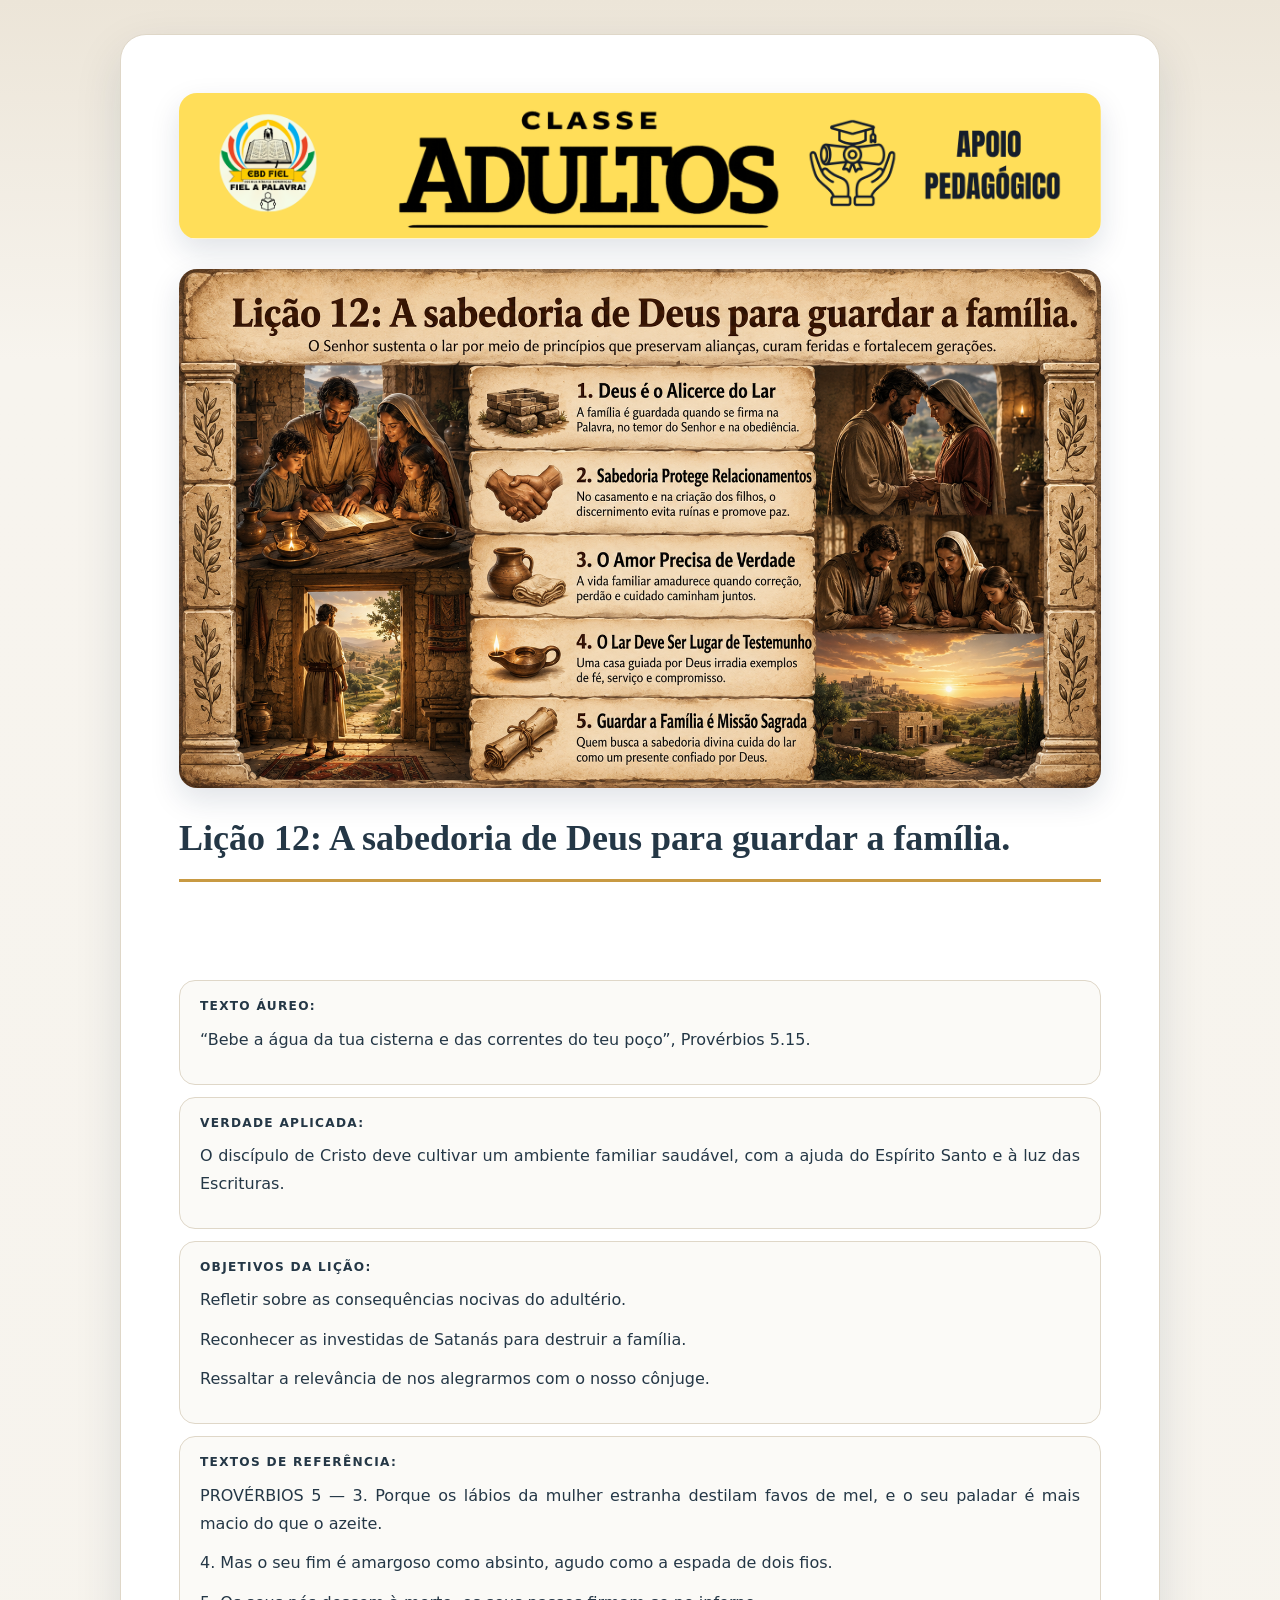
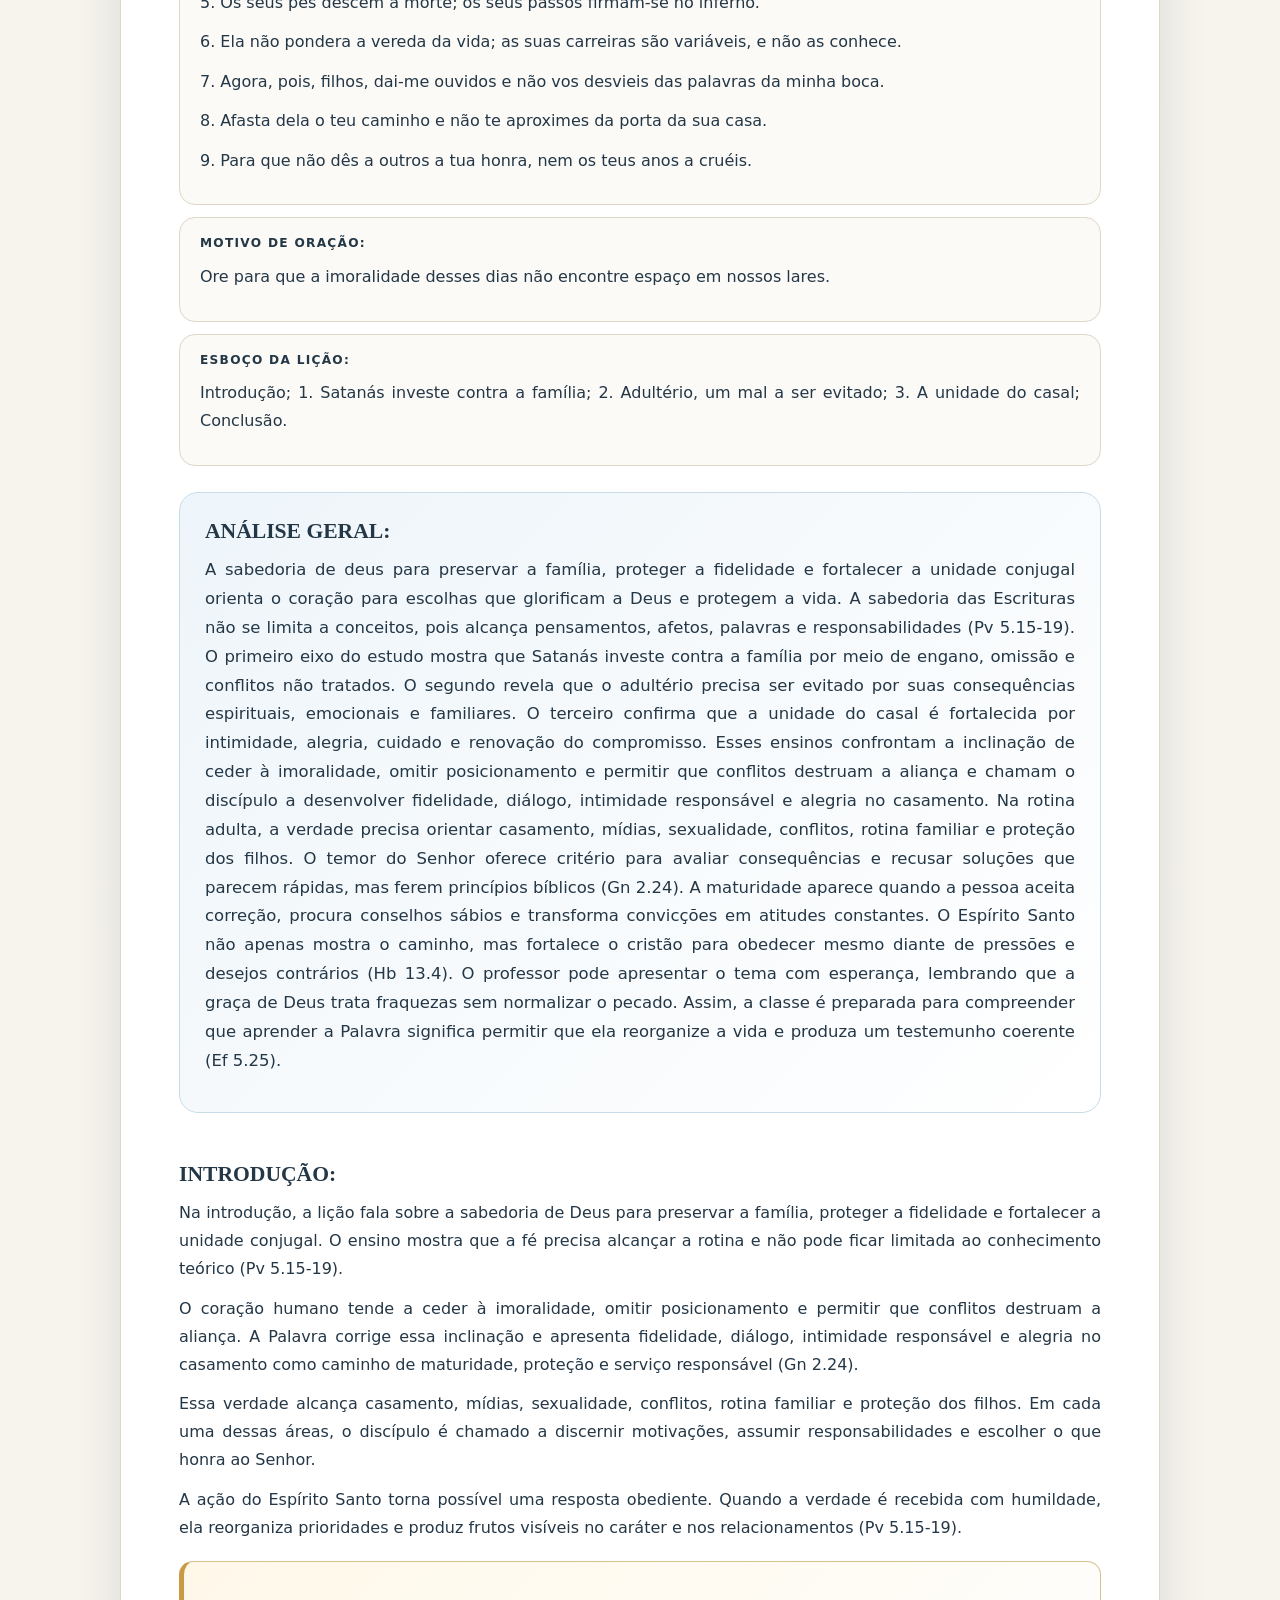
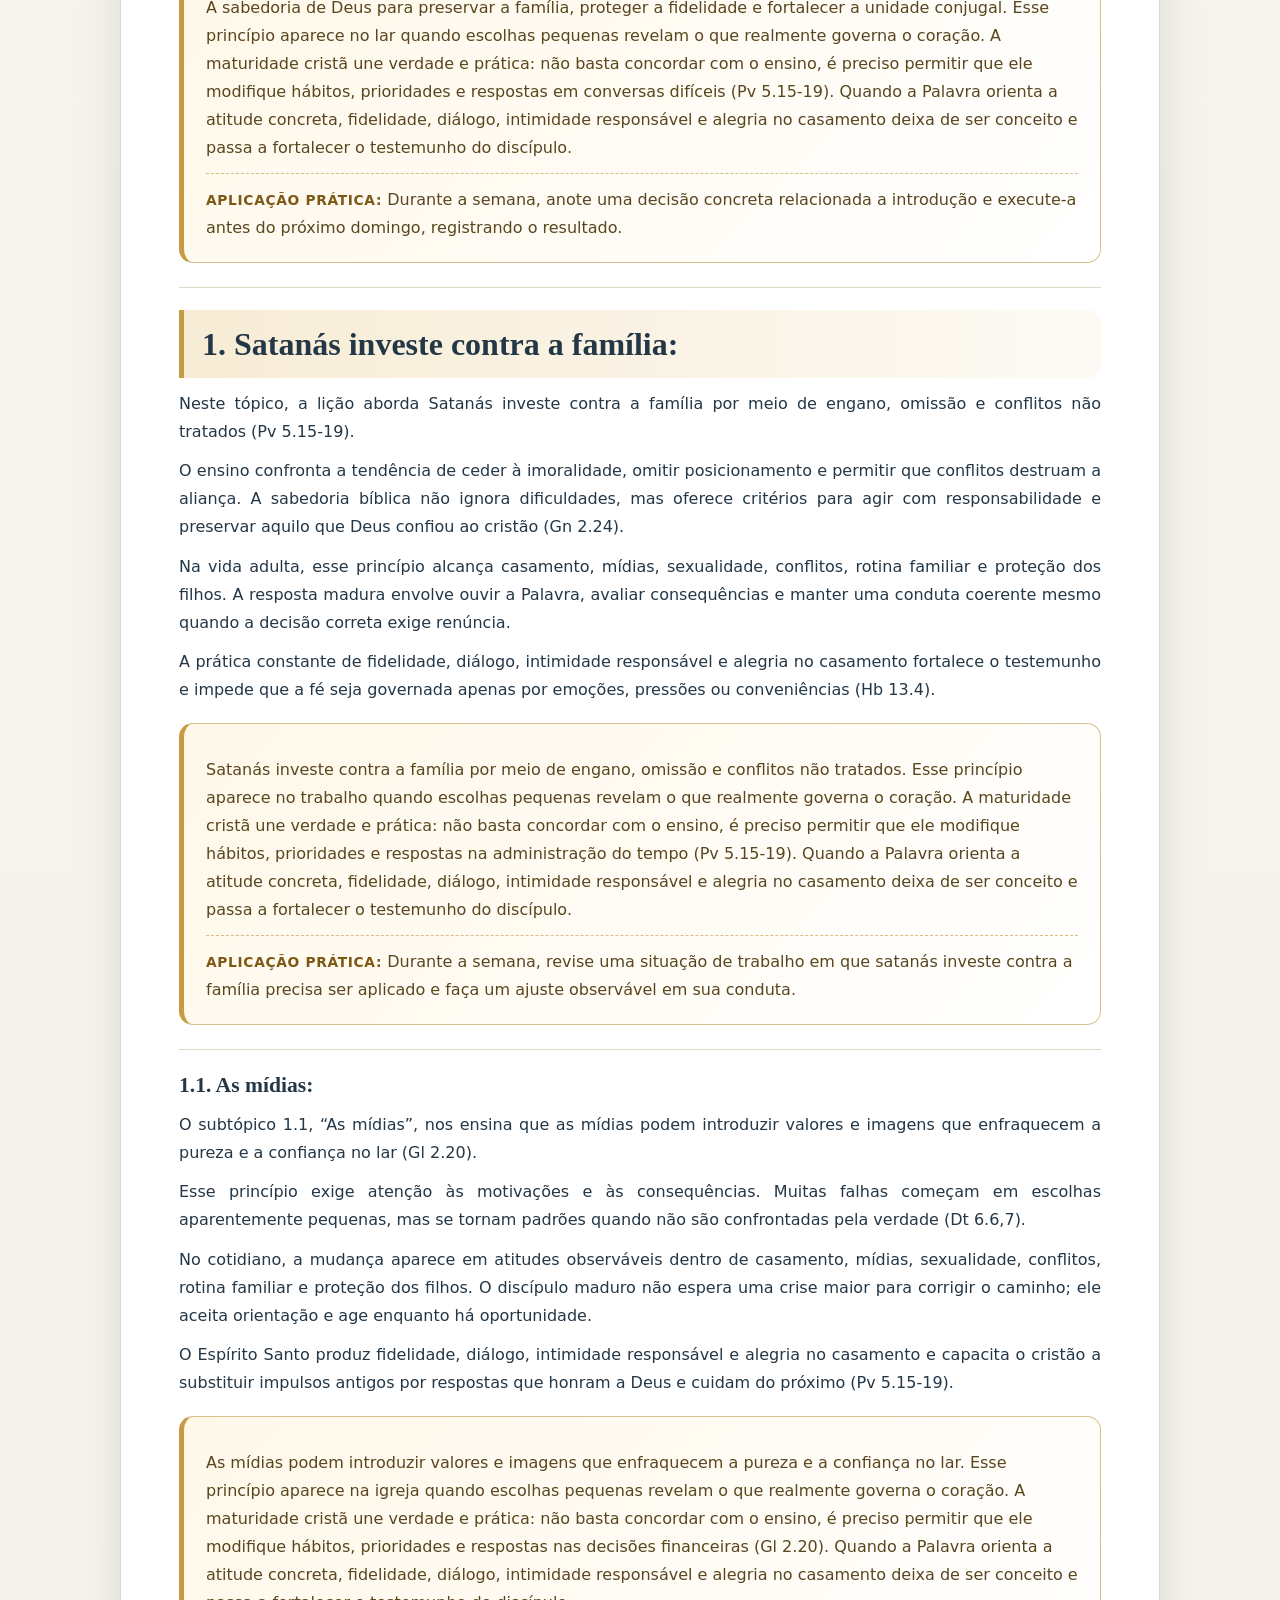
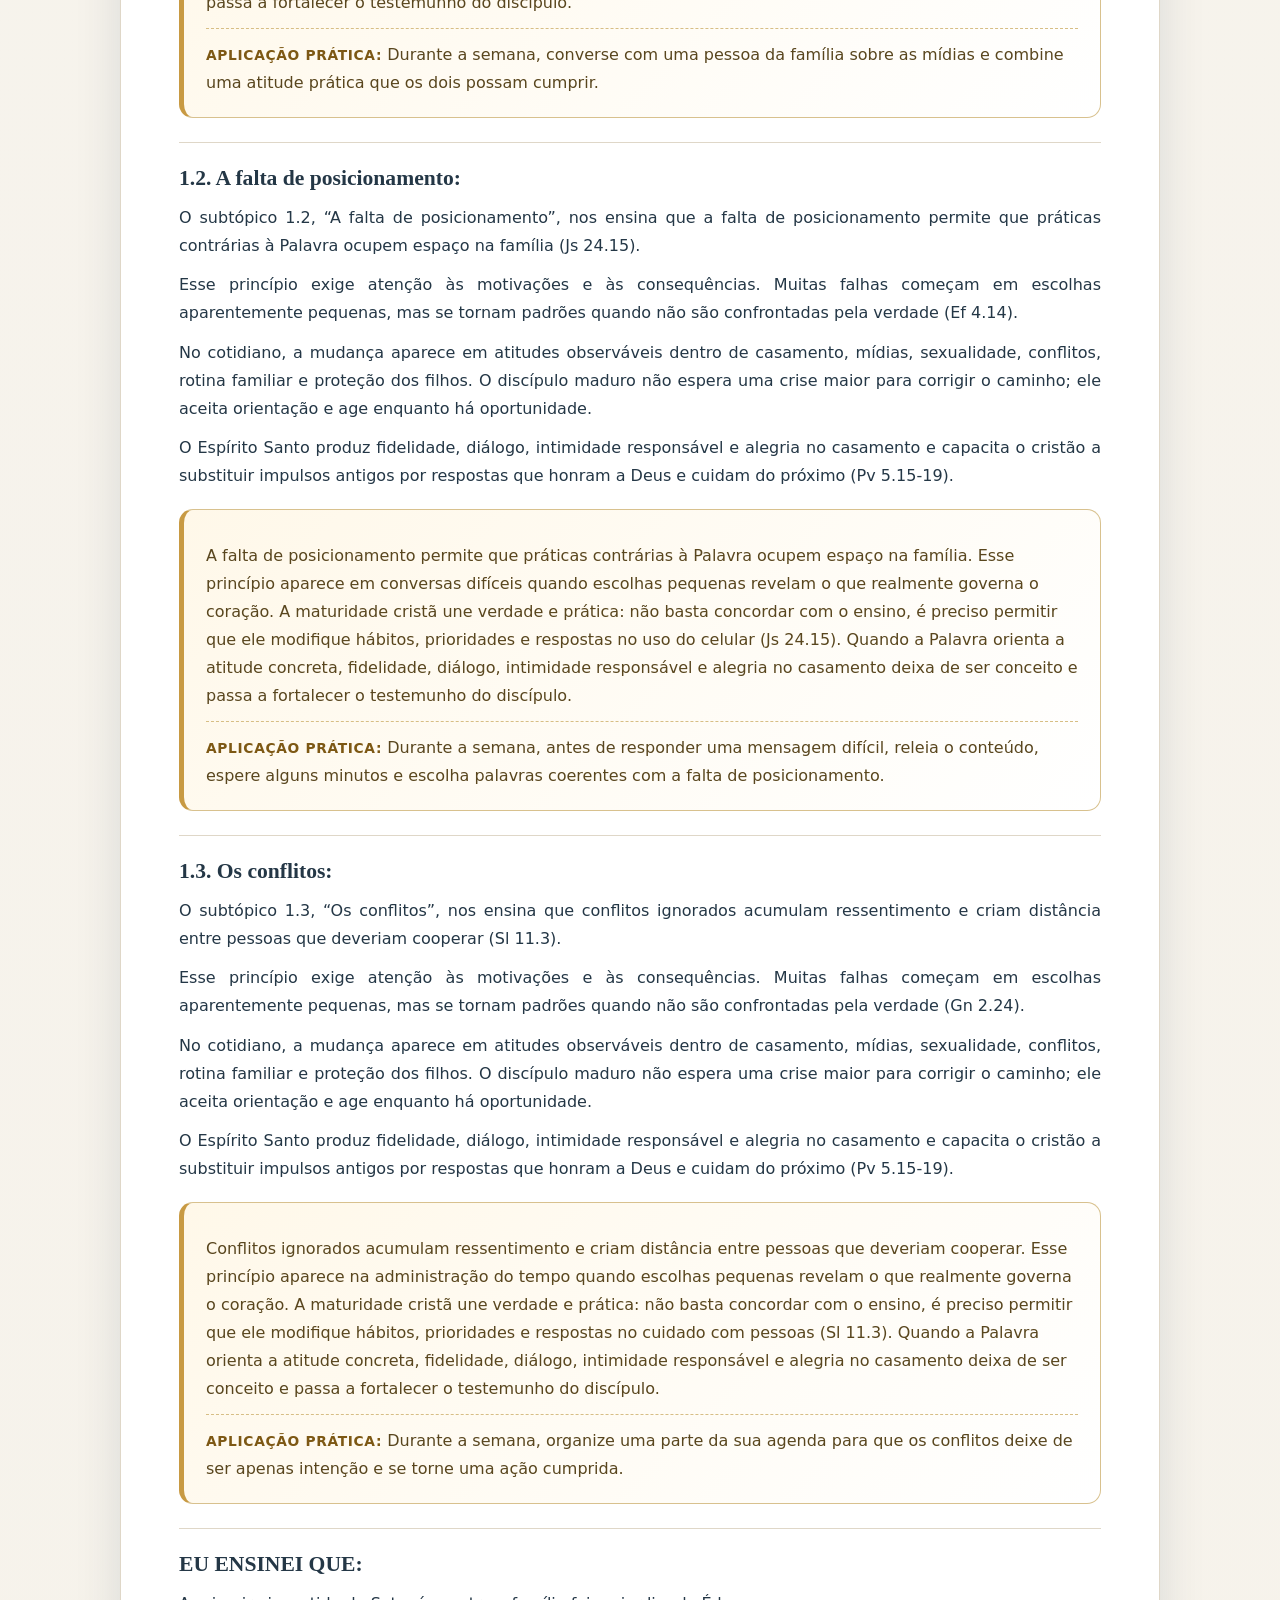
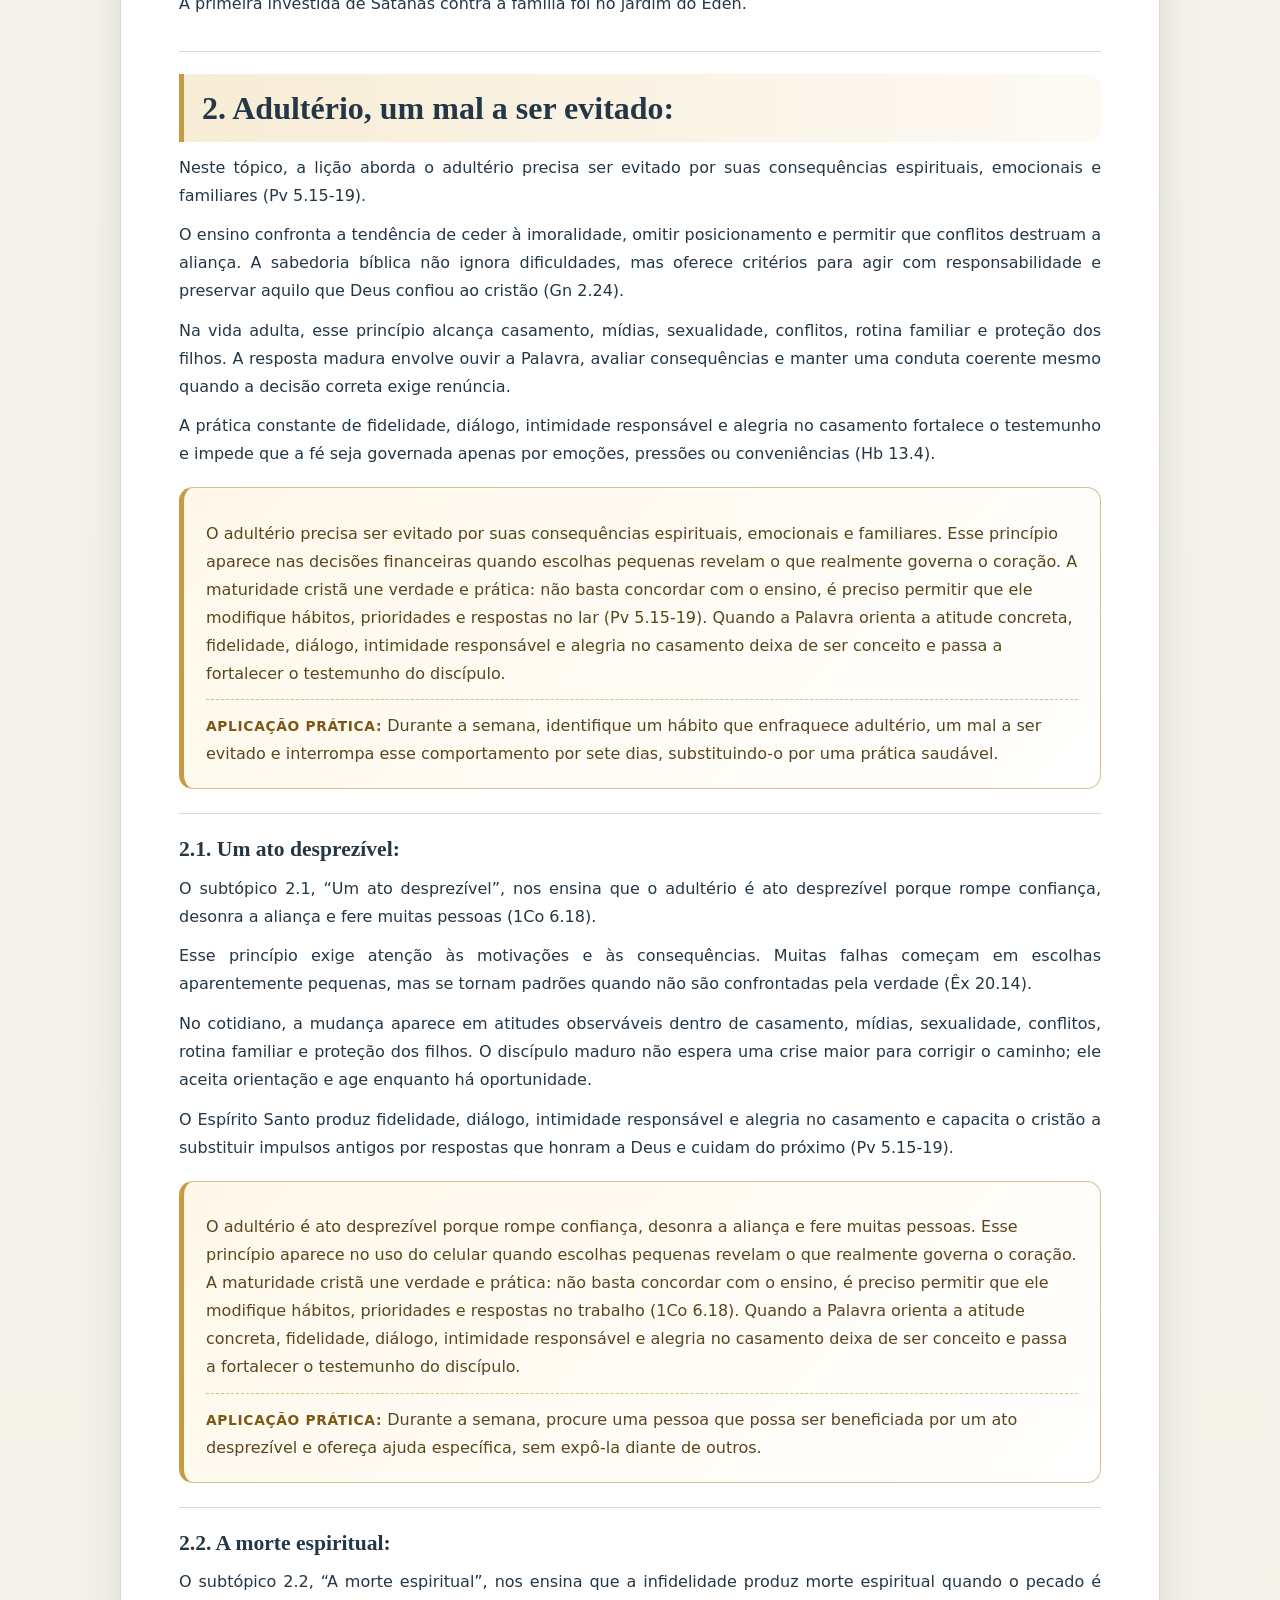
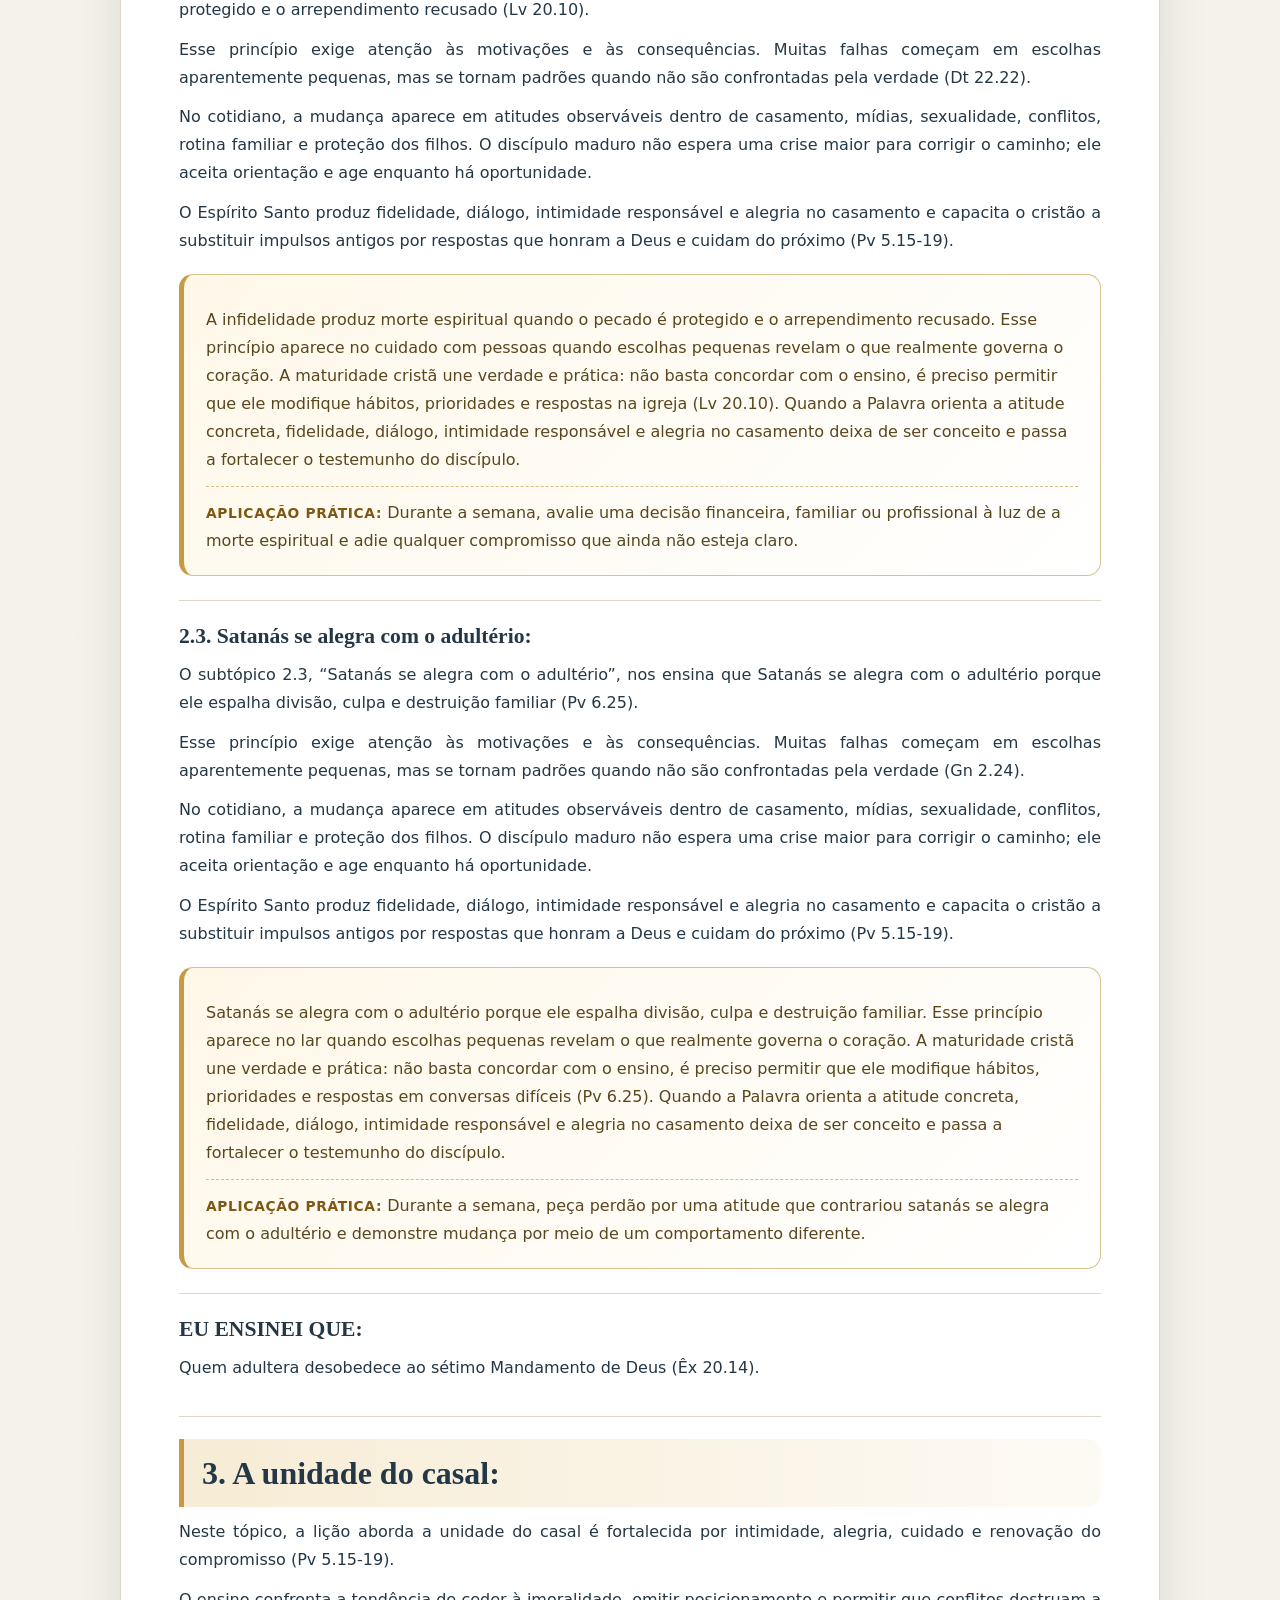
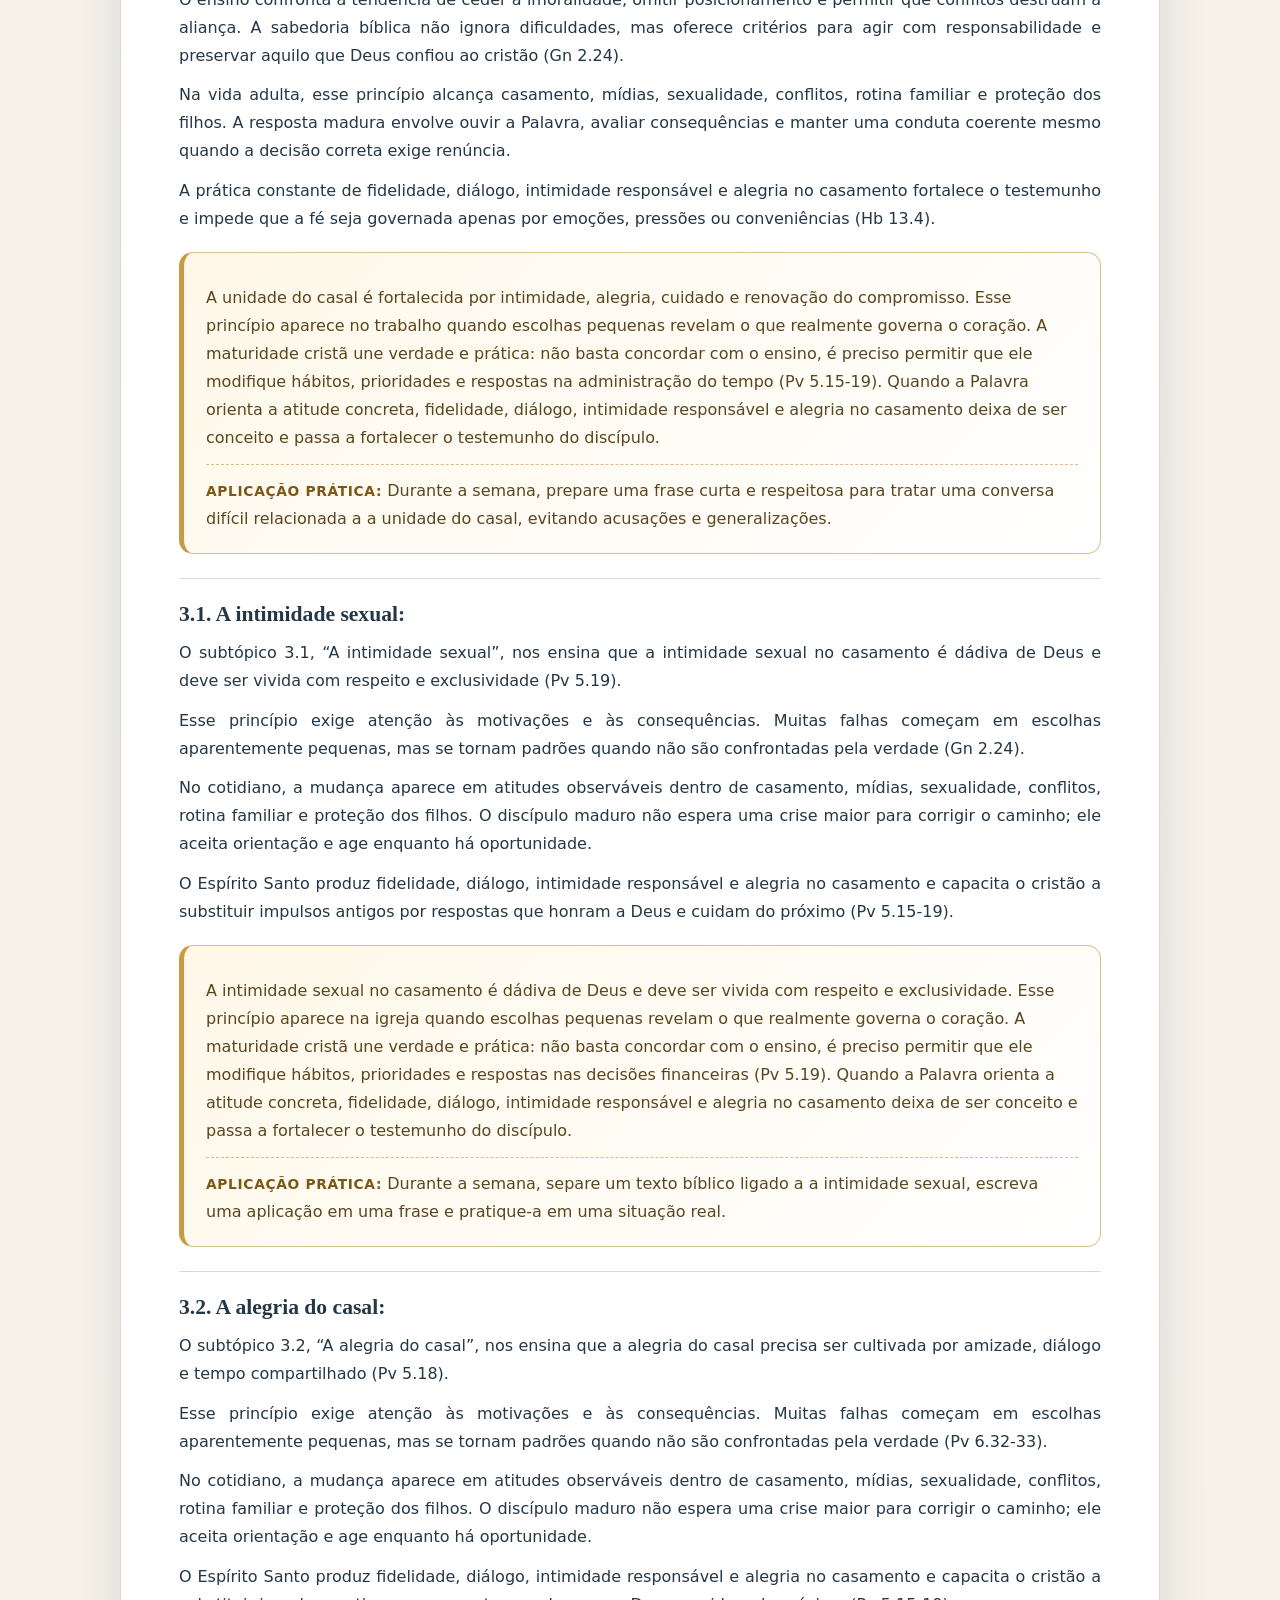
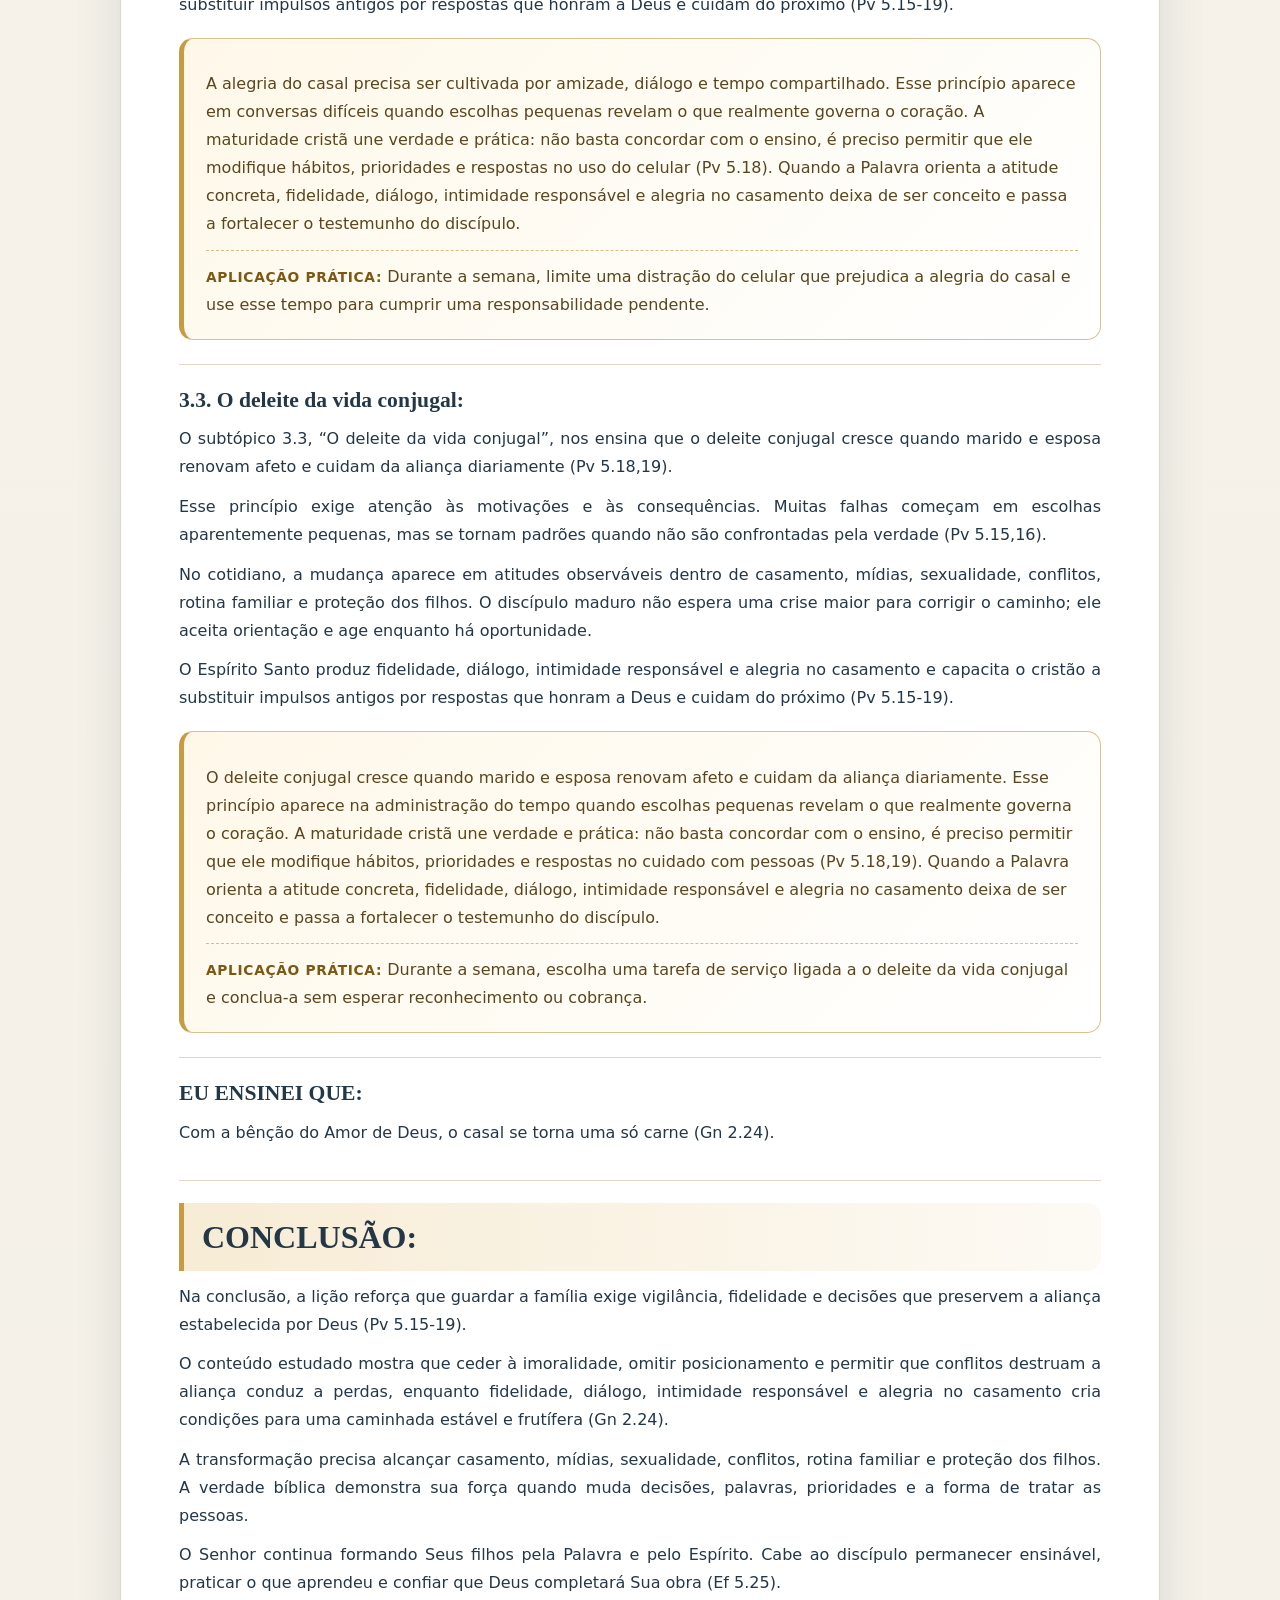
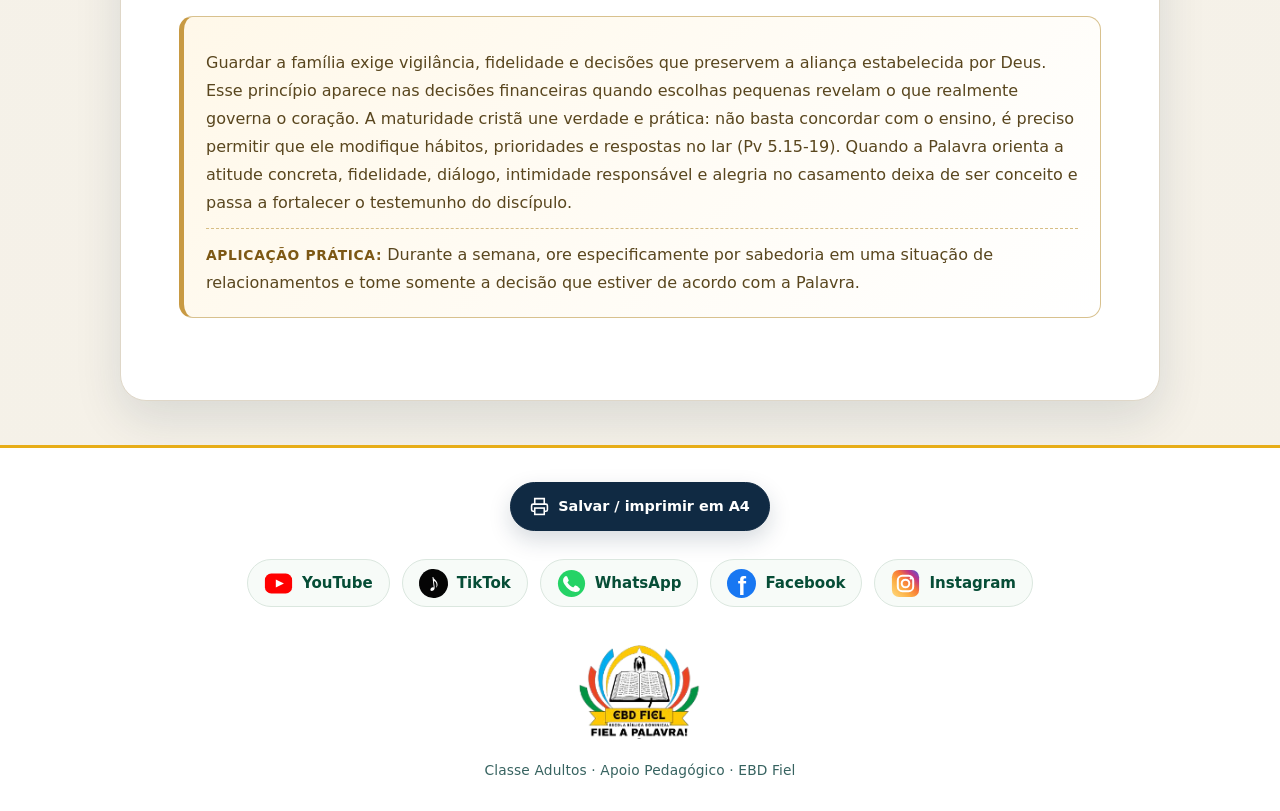
<file: apoio-pedagogico/licao-12-a-sabedoria-de-deus-para-guardar-a-familia.html>
<!DOCTYPE html>

<html lang="pt-BR">
<head>
<meta charset="utf-8"/>
<meta content="width=device-width, initial-scale=1.0" name="viewport"/>
<title>Lição 12: A sabedoria de Deus para guardar a família.</title>

<link href="assets/apoio-pedagogico.css" rel="stylesheet"/><script defer="True" src="assets/apoio-pedagogico.js"></script></head>
<body class="apoio-licao-page">
<div class="licao-container">
<img alt="Topo Classe Adultos Apoio Pedagógico" class="topo-ebd" src="assets/topo-amarelo.png"/>
<img alt="Imagem de abertura da licao-12-a-sabedoria-de-deus-para-guardar-a-familia" class="imagem-licao" src="assets/licao-12-a-sabedoria-de-deus-para-guardar-a-familia.png"/>
<h1 class="preto negrito">Lição 12: A sabedoria de Deus para guardar a família.</h1>
<br/><br/>
<div class="titulo-com-conteudo">
<h3 class="preto negrito">TEXTO ÁUREO: </h3>
<p class="preto primeiro">“Bebe a água da tua cisterna e das correntes do teu poço”, Provérbios 5.15.</p>
</div>
<div class="titulo-com-conteudo">
<h3 class="preto negrito">VERDADE APLICADA: </h3>
<p class="preto primeiro">O discípulo de Cristo deve cultivar um ambiente familiar saudável, com a ajuda do Espírito Santo e à luz das Escrituras.</p>
</div>
<div class="titulo-com-conteudo">
<h3 class="preto negrito">OBJETIVOS DA LIÇÃO: </h3>
<p class="preto primeiro">Refletir sobre as consequências nocivas do adultério.</p>
<p class="preto">Reconhecer as investidas de Satanás para destruir a família.</p>
<p class="preto">Ressaltar a relevância de nos alegrarmos com o nosso cônjuge.</p>
</div>
<div class="titulo-com-conteudo">
<h3 class="preto negrito">TEXTOS DE REFERÊNCIA: </h3>
<p class="preto primeiro">PROVÉRBIOS 5 — 3. Porque os lábios da mulher estranha destilam favos de mel, e o seu paladar é mais macio do que o azeite.</p>
<p class="preto">4. Mas o seu fim é amargoso como absinto, agudo como a espada de dois fios.</p>
<p class="preto">5. Os seus pés descem à morte; os seus passos firmam-se no inferno.</p>
<p class="preto">6. Ela não pondera a vereda da vida; as suas carreiras são variáveis, e não as conhece.</p>
<p class="preto">7. Agora, pois, filhos, dai-me ouvidos e não vos desvieis das palavras da minha boca.</p>
<p class="preto">8. Afasta dela o teu caminho e não te aproximes da porta da sua casa.</p>
<p class="preto">9. Para que não dês a outros a tua honra, nem os teus anos a cruéis.</p>
</div>
<div class="titulo-com-conteudo">
<h3 class="preto negrito">MOTIVO DE ORAÇÃO: </h3>
<p class="preto primeiro">Ore para que a imoralidade desses dias não encontre espaço em nossos lares.</p>
</div>
<div class="titulo-com-conteudo">
<h3 class="preto negrito">ESBOÇO DA LIÇÃO: </h3>
<p class="preto primeiro">Introdução; 1. Satanás investe contra a família; 2. Adultério, um mal a ser evitado; 3. A unidade do casal; Conclusão.</p>
</div>
<div class="titulo-com-conteudo">
<h3 class="preto negrito">ANÁLISE GERAL: </h3>
<p class="azul italico primeiro analise-geral-texto">A sabedoria de deus para preservar a família, proteger a fidelidade e fortalecer a unidade conjugal orienta o coração para escolhas que glorificam a Deus e protegem a vida. A sabedoria das Escrituras não se limita a conceitos, pois alcança pensamentos, afetos, palavras e responsabilidades (Pv 5.15-19). O primeiro eixo do estudo mostra que Satanás investe contra a família por meio de engano, omissão e conflitos não tratados. O segundo revela que o adultério precisa ser evitado por suas consequências espirituais, emocionais e familiares. O terceiro confirma que a unidade do casal é fortalecida por intimidade, alegria, cuidado e renovação do compromisso. Esses ensinos confrontam a inclinação de ceder à imoralidade, omitir posicionamento e permitir que conflitos destruam a aliança e chamam o discípulo a desenvolver fidelidade, diálogo, intimidade responsável e alegria no casamento. Na rotina adulta, a verdade precisa orientar casamento, mídias, sexualidade, conflitos, rotina familiar e proteção dos filhos. O temor do Senhor oferece critério para avaliar consequências e recusar soluções que parecem rápidas, mas ferem princípios bíblicos (Gn 2.24). A maturidade aparece quando a pessoa aceita correção, procura conselhos sábios e transforma convicções em atitudes constantes. O Espírito Santo não apenas mostra o caminho, mas fortalece o cristão para obedecer mesmo diante de pressões e desejos contrários (Hb 13.4). O professor pode apresentar o tema com esperança, lembrando que a graça de Deus trata fraquezas sem normalizar o pecado. Assim, a classe é preparada para compreender que aprender a Palavra significa permitir que ela reorganize a vida e produza um testemunho coerente (Ef 5.25).</p>
</div>
<div class="titulo-com-conteudo">
<h3 class="preto negrito">INTRODUÇÃO: </h3>
<p class="preto primeiro">Na introdução, a lição fala sobre a sabedoria de Deus para preservar a família, proteger a fidelidade e fortalecer a unidade conjugal. O ensino mostra que a fé precisa alcançar a rotina e não pode ficar limitada ao conhecimento teórico (Pv 5.15-19).</p>
<p class="preto">O coração humano tende a ceder à imoralidade, omitir posicionamento e permitir que conflitos destruam a aliança. A Palavra corrige essa inclinação e apresenta fidelidade, diálogo, intimidade responsável e alegria no casamento como caminho de maturidade, proteção e serviço responsável (Gn 2.24).</p>
<p class="preto">Essa verdade alcança casamento, mídias, sexualidade, conflitos, rotina familiar e proteção dos filhos. Em cada uma dessas áreas, o discípulo é chamado a discernir motivações, assumir responsabilidades e escolher o que honra ao Senhor.</p>
<p class="preto">A ação do Espírito Santo torna possível uma resposta obediente. Quando a verdade é recebida com humildade, ela reorganiza prioridades e produz frutos visíveis no caráter e nos relacionamentos (Pv 5.15-19).</p>
<div class="apoio-aplicacao">
<p class="azul italico">A sabedoria de Deus para preservar a família, proteger a fidelidade e fortalecer a unidade conjugal. Esse princípio aparece no lar quando escolhas pequenas revelam o que realmente governa o coração. A maturidade cristã une verdade e prática: não basta concordar com o ensino, é preciso permitir que ele modifique hábitos, prioridades e respostas em conversas difíceis (Pv 5.15-19). Quando a Palavra orienta a atitude concreta, fidelidade, diálogo, intimidade responsável e alegria no casamento deixa de ser conceito e passa a fortalecer o testemunho do discípulo.</p>
<p class="azul italico"><span class="negrito">APLICAÇÃO PRÁTICA:</span> Durante a semana, anote uma decisão concreta relacionada a introdução e execute-a antes do próximo domingo, registrando o resultado.</p>
</div>
</div>
<div class="titulo-com-conteudo">
<h2 class="preto negrito">1. Satanás investe contra a família: </h2>
<p class="preto primeiro">Neste tópico, a lição aborda Satanás investe contra a família por meio de engano, omissão e conflitos não tratados (Pv 5.15-19).</p>
<p class="preto">O ensino confronta a tendência de ceder à imoralidade, omitir posicionamento e permitir que conflitos destruam a aliança. A sabedoria bíblica não ignora dificuldades, mas oferece critérios para agir com responsabilidade e preservar aquilo que Deus confiou ao cristão (Gn 2.24).</p>
<p class="preto">Na vida adulta, esse princípio alcança casamento, mídias, sexualidade, conflitos, rotina familiar e proteção dos filhos. A resposta madura envolve ouvir a Palavra, avaliar consequências e manter uma conduta coerente mesmo quando a decisão correta exige renúncia.</p>
<p class="preto">A prática constante de fidelidade, diálogo, intimidade responsável e alegria no casamento fortalece o testemunho e impede que a fé seja governada apenas por emoções, pressões ou conveniências (Hb 13.4).</p>
<div class="apoio-aplicacao">
<p class="azul italico">Satanás investe contra a família por meio de engano, omissão e conflitos não tratados. Esse princípio aparece no trabalho quando escolhas pequenas revelam o que realmente governa o coração. A maturidade cristã une verdade e prática: não basta concordar com o ensino, é preciso permitir que ele modifique hábitos, prioridades e respostas na administração do tempo (Pv 5.15-19). Quando a Palavra orienta a atitude concreta, fidelidade, diálogo, intimidade responsável e alegria no casamento deixa de ser conceito e passa a fortalecer o testemunho do discípulo.</p>
<p class="azul italico"><span class="negrito">APLICAÇÃO PRÁTICA:</span> Durante a semana, revise uma situação de trabalho em que satanás investe contra a família precisa ser aplicado e faça um ajuste observável em sua conduta.</p>
</div>
</div>
<div class="titulo-com-conteudo">
<h3 class="preto negrito">1.1. As mídias: </h3>
<p class="preto primeiro">O subtópico 1.1, “As mídias”, nos ensina que as mídias podem introduzir valores e imagens que enfraquecem a pureza e a confiança no lar (Gl 2.20).</p>
<p class="preto">Esse princípio exige atenção às motivações e às consequências. Muitas falhas começam em escolhas aparentemente pequenas, mas se tornam padrões quando não são confrontadas pela verdade (Dt 6.6,7).</p>
<p class="preto">No cotidiano, a mudança aparece em atitudes observáveis dentro de casamento, mídias, sexualidade, conflitos, rotina familiar e proteção dos filhos. O discípulo maduro não espera uma crise maior para corrigir o caminho; ele aceita orientação e age enquanto há oportunidade.</p>
<p class="preto">O Espírito Santo produz fidelidade, diálogo, intimidade responsável e alegria no casamento e capacita o cristão a substituir impulsos antigos por respostas que honram a Deus e cuidam do próximo (Pv 5.15-19).</p>
<div class="apoio-aplicacao">
<p class="azul italico">As mídias podem introduzir valores e imagens que enfraquecem a pureza e a confiança no lar. Esse princípio aparece na igreja quando escolhas pequenas revelam o que realmente governa o coração. A maturidade cristã une verdade e prática: não basta concordar com o ensino, é preciso permitir que ele modifique hábitos, prioridades e respostas nas decisões financeiras (Gl 2.20). Quando a Palavra orienta a atitude concreta, fidelidade, diálogo, intimidade responsável e alegria no casamento deixa de ser conceito e passa a fortalecer o testemunho do discípulo.</p>
<p class="azul italico"><span class="negrito">APLICAÇÃO PRÁTICA:</span> Durante a semana, converse com uma pessoa da família sobre as mídias e combine uma atitude prática que os dois possam cumprir.</p>
</div>
</div>
<div class="titulo-com-conteudo">
<h3 class="preto negrito">1.2. A falta de posicionamento: </h3>
<p class="preto primeiro">O subtópico 1.2, “A falta de posicionamento”, nos ensina que a falta de posicionamento permite que práticas contrárias à Palavra ocupem espaço na família (Js 24.15).</p>
<p class="preto">Esse princípio exige atenção às motivações e às consequências. Muitas falhas começam em escolhas aparentemente pequenas, mas se tornam padrões quando não são confrontadas pela verdade (Ef 4.14).</p>
<p class="preto">No cotidiano, a mudança aparece em atitudes observáveis dentro de casamento, mídias, sexualidade, conflitos, rotina familiar e proteção dos filhos. O discípulo maduro não espera uma crise maior para corrigir o caminho; ele aceita orientação e age enquanto há oportunidade.</p>
<p class="preto">O Espírito Santo produz fidelidade, diálogo, intimidade responsável e alegria no casamento e capacita o cristão a substituir impulsos antigos por respostas que honram a Deus e cuidam do próximo (Pv 5.15-19).</p>
<div class="apoio-aplicacao">
<p class="azul italico">A falta de posicionamento permite que práticas contrárias à Palavra ocupem espaço na família. Esse princípio aparece em conversas difíceis quando escolhas pequenas revelam o que realmente governa o coração. A maturidade cristã une verdade e prática: não basta concordar com o ensino, é preciso permitir que ele modifique hábitos, prioridades e respostas no uso do celular (Js 24.15). Quando a Palavra orienta a atitude concreta, fidelidade, diálogo, intimidade responsável e alegria no casamento deixa de ser conceito e passa a fortalecer o testemunho do discípulo.</p>
<p class="azul italico"><span class="negrito">APLICAÇÃO PRÁTICA:</span> Durante a semana, antes de responder uma mensagem difícil, releia o conteúdo, espere alguns minutos e escolha palavras coerentes com a falta de posicionamento.</p>
</div>
</div>
<div class="titulo-com-conteudo">
<h3 class="preto negrito">1.3. Os conflitos: </h3>
<p class="preto primeiro">O subtópico 1.3, “Os conflitos”, nos ensina que conflitos ignorados acumulam ressentimento e criam distância entre pessoas que deveriam cooperar (Sl 11.3).</p>
<p class="preto">Esse princípio exige atenção às motivações e às consequências. Muitas falhas começam em escolhas aparentemente pequenas, mas se tornam padrões quando não são confrontadas pela verdade (Gn 2.24).</p>
<p class="preto">No cotidiano, a mudança aparece em atitudes observáveis dentro de casamento, mídias, sexualidade, conflitos, rotina familiar e proteção dos filhos. O discípulo maduro não espera uma crise maior para corrigir o caminho; ele aceita orientação e age enquanto há oportunidade.</p>
<p class="preto">O Espírito Santo produz fidelidade, diálogo, intimidade responsável e alegria no casamento e capacita o cristão a substituir impulsos antigos por respostas que honram a Deus e cuidam do próximo (Pv 5.15-19).</p>
<div class="apoio-aplicacao">
<p class="azul italico">Conflitos ignorados acumulam ressentimento e criam distância entre pessoas que deveriam cooperar. Esse princípio aparece na administração do tempo quando escolhas pequenas revelam o que realmente governa o coração. A maturidade cristã une verdade e prática: não basta concordar com o ensino, é preciso permitir que ele modifique hábitos, prioridades e respostas no cuidado com pessoas (Sl 11.3). Quando a Palavra orienta a atitude concreta, fidelidade, diálogo, intimidade responsável e alegria no casamento deixa de ser conceito e passa a fortalecer o testemunho do discípulo.</p>
<p class="azul italico"><span class="negrito">APLICAÇÃO PRÁTICA:</span> Durante a semana, organize uma parte da sua agenda para que os conflitos deixe de ser apenas intenção e se torne uma ação cumprida.</p>
</div>
</div>
<div class="titulo-com-conteudo">
<h3 class="preto negrito">EU ENSINEI QUE: </h3>
<p class="preto primeiro">A primeira investida de Satanás contra a família foi no jardim do Éden.</p>
</div>
<div class="titulo-com-conteudo">
<h2 class="preto negrito">2. Adultério, um mal a ser evitado: </h2>
<p class="preto primeiro">Neste tópico, a lição aborda o adultério precisa ser evitado por suas consequências espirituais, emocionais e familiares (Pv 5.15-19).</p>
<p class="preto">O ensino confronta a tendência de ceder à imoralidade, omitir posicionamento e permitir que conflitos destruam a aliança. A sabedoria bíblica não ignora dificuldades, mas oferece critérios para agir com responsabilidade e preservar aquilo que Deus confiou ao cristão (Gn 2.24).</p>
<p class="preto">Na vida adulta, esse princípio alcança casamento, mídias, sexualidade, conflitos, rotina familiar e proteção dos filhos. A resposta madura envolve ouvir a Palavra, avaliar consequências e manter uma conduta coerente mesmo quando a decisão correta exige renúncia.</p>
<p class="preto">A prática constante de fidelidade, diálogo, intimidade responsável e alegria no casamento fortalece o testemunho e impede que a fé seja governada apenas por emoções, pressões ou conveniências (Hb 13.4).</p>
<div class="apoio-aplicacao">
<p class="azul italico">O adultério precisa ser evitado por suas consequências espirituais, emocionais e familiares. Esse princípio aparece nas decisões financeiras quando escolhas pequenas revelam o que realmente governa o coração. A maturidade cristã une verdade e prática: não basta concordar com o ensino, é preciso permitir que ele modifique hábitos, prioridades e respostas no lar (Pv 5.15-19). Quando a Palavra orienta a atitude concreta, fidelidade, diálogo, intimidade responsável e alegria no casamento deixa de ser conceito e passa a fortalecer o testemunho do discípulo.</p>
<p class="azul italico"><span class="negrito">APLICAÇÃO PRÁTICA:</span> Durante a semana, identifique um hábito que enfraquece adultério, um mal a ser evitado e interrompa esse comportamento por sete dias, substituindo-o por uma prática saudável.</p>
</div>
</div>
<div class="titulo-com-conteudo">
<h3 class="preto negrito">2.1. Um ato desprezível: </h3>
<p class="preto primeiro">O subtópico 2.1, “Um ato desprezível”, nos ensina que o adultério é ato desprezível porque rompe confiança, desonra a aliança e fere muitas pessoas (1Co 6.18).</p>
<p class="preto">Esse princípio exige atenção às motivações e às consequências. Muitas falhas começam em escolhas aparentemente pequenas, mas se tornam padrões quando não são confrontadas pela verdade (Êx 20.14).</p>
<p class="preto">No cotidiano, a mudança aparece em atitudes observáveis dentro de casamento, mídias, sexualidade, conflitos, rotina familiar e proteção dos filhos. O discípulo maduro não espera uma crise maior para corrigir o caminho; ele aceita orientação e age enquanto há oportunidade.</p>
<p class="preto">O Espírito Santo produz fidelidade, diálogo, intimidade responsável e alegria no casamento e capacita o cristão a substituir impulsos antigos por respostas que honram a Deus e cuidam do próximo (Pv 5.15-19).</p>
<div class="apoio-aplicacao">
<p class="azul italico">O adultério é ato desprezível porque rompe confiança, desonra a aliança e fere muitas pessoas. Esse princípio aparece no uso do celular quando escolhas pequenas revelam o que realmente governa o coração. A maturidade cristã une verdade e prática: não basta concordar com o ensino, é preciso permitir que ele modifique hábitos, prioridades e respostas no trabalho (1Co 6.18). Quando a Palavra orienta a atitude concreta, fidelidade, diálogo, intimidade responsável e alegria no casamento deixa de ser conceito e passa a fortalecer o testemunho do discípulo.</p>
<p class="azul italico"><span class="negrito">APLICAÇÃO PRÁTICA:</span> Durante a semana, procure uma pessoa que possa ser beneficiada por um ato desprezível e ofereça ajuda específica, sem expô-la diante de outros.</p>
</div>
</div>
<div class="titulo-com-conteudo">
<h3 class="preto negrito">2.2. A morte espiritual: </h3>
<p class="preto primeiro">O subtópico 2.2, “A morte espiritual”, nos ensina que a infidelidade produz morte espiritual quando o pecado é protegido e o arrependimento recusado (Lv 20.10).</p>
<p class="preto">Esse princípio exige atenção às motivações e às consequências. Muitas falhas começam em escolhas aparentemente pequenas, mas se tornam padrões quando não são confrontadas pela verdade (Dt 22.22).</p>
<p class="preto">No cotidiano, a mudança aparece em atitudes observáveis dentro de casamento, mídias, sexualidade, conflitos, rotina familiar e proteção dos filhos. O discípulo maduro não espera uma crise maior para corrigir o caminho; ele aceita orientação e age enquanto há oportunidade.</p>
<p class="preto">O Espírito Santo produz fidelidade, diálogo, intimidade responsável e alegria no casamento e capacita o cristão a substituir impulsos antigos por respostas que honram a Deus e cuidam do próximo (Pv 5.15-19).</p>
<div class="apoio-aplicacao">
<p class="azul italico">A infidelidade produz morte espiritual quando o pecado é protegido e o arrependimento recusado. Esse princípio aparece no cuidado com pessoas quando escolhas pequenas revelam o que realmente governa o coração. A maturidade cristã une verdade e prática: não basta concordar com o ensino, é preciso permitir que ele modifique hábitos, prioridades e respostas na igreja (Lv 20.10). Quando a Palavra orienta a atitude concreta, fidelidade, diálogo, intimidade responsável e alegria no casamento deixa de ser conceito e passa a fortalecer o testemunho do discípulo.</p>
<p class="azul italico"><span class="negrito">APLICAÇÃO PRÁTICA:</span> Durante a semana, avalie uma decisão financeira, familiar ou profissional à luz de a morte espiritual e adie qualquer compromisso que ainda não esteja claro.</p>
</div>
</div>
<div class="titulo-com-conteudo">
<h3 class="preto negrito">2.3. Satanás se alegra com o adultério: </h3>
<p class="preto primeiro">O subtópico 2.3, “Satanás se alegra com o adultério”, nos ensina que Satanás se alegra com o adultério porque ele espalha divisão, culpa e destruição familiar (Pv 6.25).</p>
<p class="preto">Esse princípio exige atenção às motivações e às consequências. Muitas falhas começam em escolhas aparentemente pequenas, mas se tornam padrões quando não são confrontadas pela verdade (Gn 2.24).</p>
<p class="preto">No cotidiano, a mudança aparece em atitudes observáveis dentro de casamento, mídias, sexualidade, conflitos, rotina familiar e proteção dos filhos. O discípulo maduro não espera uma crise maior para corrigir o caminho; ele aceita orientação e age enquanto há oportunidade.</p>
<p class="preto">O Espírito Santo produz fidelidade, diálogo, intimidade responsável e alegria no casamento e capacita o cristão a substituir impulsos antigos por respostas que honram a Deus e cuidam do próximo (Pv 5.15-19).</p>
<div class="apoio-aplicacao">
<p class="azul italico">Satanás se alegra com o adultério porque ele espalha divisão, culpa e destruição familiar. Esse princípio aparece no lar quando escolhas pequenas revelam o que realmente governa o coração. A maturidade cristã une verdade e prática: não basta concordar com o ensino, é preciso permitir que ele modifique hábitos, prioridades e respostas em conversas difíceis (Pv 6.25). Quando a Palavra orienta a atitude concreta, fidelidade, diálogo, intimidade responsável e alegria no casamento deixa de ser conceito e passa a fortalecer o testemunho do discípulo.</p>
<p class="azul italico"><span class="negrito">APLICAÇÃO PRÁTICA:</span> Durante a semana, peça perdão por uma atitude que contrariou satanás se alegra com o adultério e demonstre mudança por meio de um comportamento diferente.</p>
</div>
</div>
<div class="titulo-com-conteudo">
<h3 class="preto negrito">EU ENSINEI QUE: </h3>
<p class="preto primeiro">Quem adultera desobedece ao sétimo Mandamento de Deus (Êx 20.14).</p>
</div>
<div class="titulo-com-conteudo">
<h2 class="preto negrito">3. A unidade do casal: </h2>
<p class="preto primeiro">Neste tópico, a lição aborda a unidade do casal é fortalecida por intimidade, alegria, cuidado e renovação do compromisso (Pv 5.15-19).</p>
<p class="preto">O ensino confronta a tendência de ceder à imoralidade, omitir posicionamento e permitir que conflitos destruam a aliança. A sabedoria bíblica não ignora dificuldades, mas oferece critérios para agir com responsabilidade e preservar aquilo que Deus confiou ao cristão (Gn 2.24).</p>
<p class="preto">Na vida adulta, esse princípio alcança casamento, mídias, sexualidade, conflitos, rotina familiar e proteção dos filhos. A resposta madura envolve ouvir a Palavra, avaliar consequências e manter uma conduta coerente mesmo quando a decisão correta exige renúncia.</p>
<p class="preto">A prática constante de fidelidade, diálogo, intimidade responsável e alegria no casamento fortalece o testemunho e impede que a fé seja governada apenas por emoções, pressões ou conveniências (Hb 13.4).</p>
<div class="apoio-aplicacao">
<p class="azul italico">A unidade do casal é fortalecida por intimidade, alegria, cuidado e renovação do compromisso. Esse princípio aparece no trabalho quando escolhas pequenas revelam o que realmente governa o coração. A maturidade cristã une verdade e prática: não basta concordar com o ensino, é preciso permitir que ele modifique hábitos, prioridades e respostas na administração do tempo (Pv 5.15-19). Quando a Palavra orienta a atitude concreta, fidelidade, diálogo, intimidade responsável e alegria no casamento deixa de ser conceito e passa a fortalecer o testemunho do discípulo.</p>
<p class="azul italico"><span class="negrito">APLICAÇÃO PRÁTICA:</span> Durante a semana, prepare uma frase curta e respeitosa para tratar uma conversa difícil relacionada a a unidade do casal, evitando acusações e generalizações.</p>
</div>
</div>
<div class="titulo-com-conteudo">
<h3 class="preto negrito">3.1. A intimidade sexual: </h3>
<p class="preto primeiro">O subtópico 3.1, “A intimidade sexual”, nos ensina que a intimidade sexual no casamento é dádiva de Deus e deve ser vivida com respeito e exclusividade (Pv 5.19).</p>
<p class="preto">Esse princípio exige atenção às motivações e às consequências. Muitas falhas começam em escolhas aparentemente pequenas, mas se tornam padrões quando não são confrontadas pela verdade (Gn 2.24).</p>
<p class="preto">No cotidiano, a mudança aparece em atitudes observáveis dentro de casamento, mídias, sexualidade, conflitos, rotina familiar e proteção dos filhos. O discípulo maduro não espera uma crise maior para corrigir o caminho; ele aceita orientação e age enquanto há oportunidade.</p>
<p class="preto">O Espírito Santo produz fidelidade, diálogo, intimidade responsável e alegria no casamento e capacita o cristão a substituir impulsos antigos por respostas que honram a Deus e cuidam do próximo (Pv 5.15-19).</p>
<div class="apoio-aplicacao">
<p class="azul italico">A intimidade sexual no casamento é dádiva de Deus e deve ser vivida com respeito e exclusividade. Esse princípio aparece na igreja quando escolhas pequenas revelam o que realmente governa o coração. A maturidade cristã une verdade e prática: não basta concordar com o ensino, é preciso permitir que ele modifique hábitos, prioridades e respostas nas decisões financeiras (Pv 5.19). Quando a Palavra orienta a atitude concreta, fidelidade, diálogo, intimidade responsável e alegria no casamento deixa de ser conceito e passa a fortalecer o testemunho do discípulo.</p>
<p class="azul italico"><span class="negrito">APLICAÇÃO PRÁTICA:</span> Durante a semana, separe um texto bíblico ligado a a intimidade sexual, escreva uma aplicação em uma frase e pratique-a em uma situação real.</p>
</div>
</div>
<div class="titulo-com-conteudo">
<h3 class="preto negrito">3.2. A alegria do casal: </h3>
<p class="preto primeiro">O subtópico 3.2, “A alegria do casal”, nos ensina que a alegria do casal precisa ser cultivada por amizade, diálogo e tempo compartilhado (Pv 5.18).</p>
<p class="preto">Esse princípio exige atenção às motivações e às consequências. Muitas falhas começam em escolhas aparentemente pequenas, mas se tornam padrões quando não são confrontadas pela verdade (Pv 6.32-33).</p>
<p class="preto">No cotidiano, a mudança aparece em atitudes observáveis dentro de casamento, mídias, sexualidade, conflitos, rotina familiar e proteção dos filhos. O discípulo maduro não espera uma crise maior para corrigir o caminho; ele aceita orientação e age enquanto há oportunidade.</p>
<p class="preto">O Espírito Santo produz fidelidade, diálogo, intimidade responsável e alegria no casamento e capacita o cristão a substituir impulsos antigos por respostas que honram a Deus e cuidam do próximo (Pv 5.15-19).</p>
<div class="apoio-aplicacao">
<p class="azul italico">A alegria do casal precisa ser cultivada por amizade, diálogo e tempo compartilhado. Esse princípio aparece em conversas difíceis quando escolhas pequenas revelam o que realmente governa o coração. A maturidade cristã une verdade e prática: não basta concordar com o ensino, é preciso permitir que ele modifique hábitos, prioridades e respostas no uso do celular (Pv 5.18). Quando a Palavra orienta a atitude concreta, fidelidade, diálogo, intimidade responsável e alegria no casamento deixa de ser conceito e passa a fortalecer o testemunho do discípulo.</p>
<p class="azul italico"><span class="negrito">APLICAÇÃO PRÁTICA:</span> Durante a semana, limite uma distração do celular que prejudica a alegria do casal e use esse tempo para cumprir uma responsabilidade pendente.</p>
</div>
</div>
<div class="titulo-com-conteudo">
<h3 class="preto negrito">3.3. O deleite da vida conjugal: </h3>
<p class="preto primeiro">O subtópico 3.3, “O deleite da vida conjugal”, nos ensina que o deleite conjugal cresce quando marido e esposa renovam afeto e cuidam da aliança diariamente (Pv 5.18,19).</p>
<p class="preto">Esse princípio exige atenção às motivações e às consequências. Muitas falhas começam em escolhas aparentemente pequenas, mas se tornam padrões quando não são confrontadas pela verdade (Pv 5.15,16).</p>
<p class="preto">No cotidiano, a mudança aparece em atitudes observáveis dentro de casamento, mídias, sexualidade, conflitos, rotina familiar e proteção dos filhos. O discípulo maduro não espera uma crise maior para corrigir o caminho; ele aceita orientação e age enquanto há oportunidade.</p>
<p class="preto">O Espírito Santo produz fidelidade, diálogo, intimidade responsável e alegria no casamento e capacita o cristão a substituir impulsos antigos por respostas que honram a Deus e cuidam do próximo (Pv 5.15-19).</p>
<div class="apoio-aplicacao">
<p class="azul italico">O deleite conjugal cresce quando marido e esposa renovam afeto e cuidam da aliança diariamente. Esse princípio aparece na administração do tempo quando escolhas pequenas revelam o que realmente governa o coração. A maturidade cristã une verdade e prática: não basta concordar com o ensino, é preciso permitir que ele modifique hábitos, prioridades e respostas no cuidado com pessoas (Pv 5.18,19). Quando a Palavra orienta a atitude concreta, fidelidade, diálogo, intimidade responsável e alegria no casamento deixa de ser conceito e passa a fortalecer o testemunho do discípulo.</p>
<p class="azul italico"><span class="negrito">APLICAÇÃO PRÁTICA:</span> Durante a semana, escolha uma tarefa de serviço ligada a o deleite da vida conjugal e conclua-a sem esperar reconhecimento ou cobrança.</p>
</div>
</div>
<div class="titulo-com-conteudo">
<h3 class="preto negrito">EU ENSINEI QUE: </h3>
<p class="preto primeiro">Com a bênção do Amor de Deus, o casal se torna uma só carne (Gn 2.24).</p>
</div>
<div class="titulo-com-conteudo">
<h2 class="preto negrito">CONCLUSÃO: </h2>
<p class="preto primeiro">Na conclusão, a lição reforça que guardar a família exige vigilância, fidelidade e decisões que preservem a aliança estabelecida por Deus (Pv 5.15-19).</p>
<p class="preto">O conteúdo estudado mostra que ceder à imoralidade, omitir posicionamento e permitir que conflitos destruam a aliança conduz a perdas, enquanto fidelidade, diálogo, intimidade responsável e alegria no casamento cria condições para uma caminhada estável e frutífera (Gn 2.24).</p>
<p class="preto">A transformação precisa alcançar casamento, mídias, sexualidade, conflitos, rotina familiar e proteção dos filhos. A verdade bíblica demonstra sua força quando muda decisões, palavras, prioridades e a forma de tratar as pessoas.</p>
<p class="preto">O Senhor continua formando Seus filhos pela Palavra e pelo Espírito. Cabe ao discípulo permanecer ensinável, praticar o que aprendeu e confiar que Deus completará Sua obra (Ef 5.25).</p>
<div class="apoio-aplicacao">
<p class="azul italico">Guardar a família exige vigilância, fidelidade e decisões que preservem a aliança estabelecida por Deus. Esse princípio aparece nas decisões financeiras quando escolhas pequenas revelam o que realmente governa o coração. A maturidade cristã une verdade e prática: não basta concordar com o ensino, é preciso permitir que ele modifique hábitos, prioridades e respostas no lar (Pv 5.15-19). Quando a Palavra orienta a atitude concreta, fidelidade, diálogo, intimidade responsável e alegria no casamento deixa de ser conceito e passa a fortalecer o testemunho do discípulo.</p>
<p class="azul italico"><span class="negrito">APLICAÇÃO PRÁTICA:</span> Durante a semana, ore especificamente por sabedoria em uma situação de relacionamentos e tome somente a decisão que estiver de acordo com a Palavra.</p>
</div>
</div>
</div>
</body>
</html>
</file>
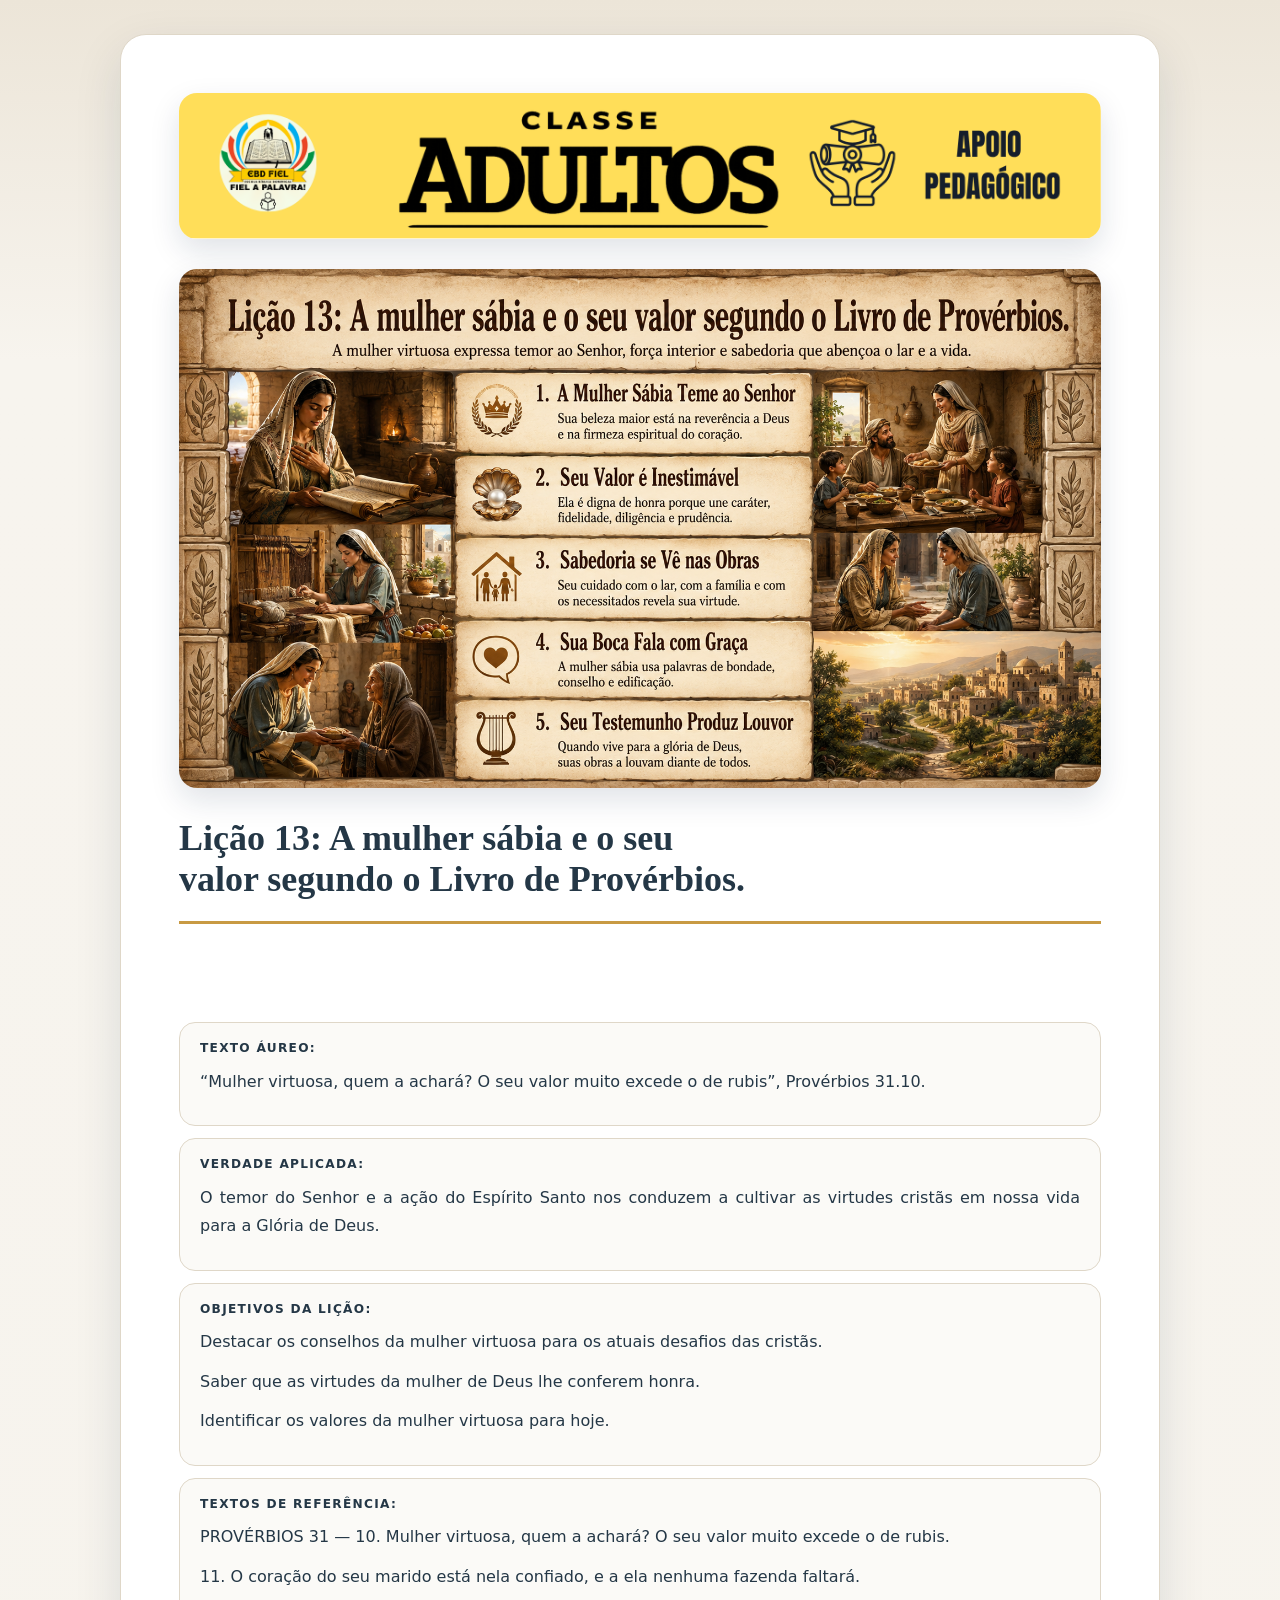
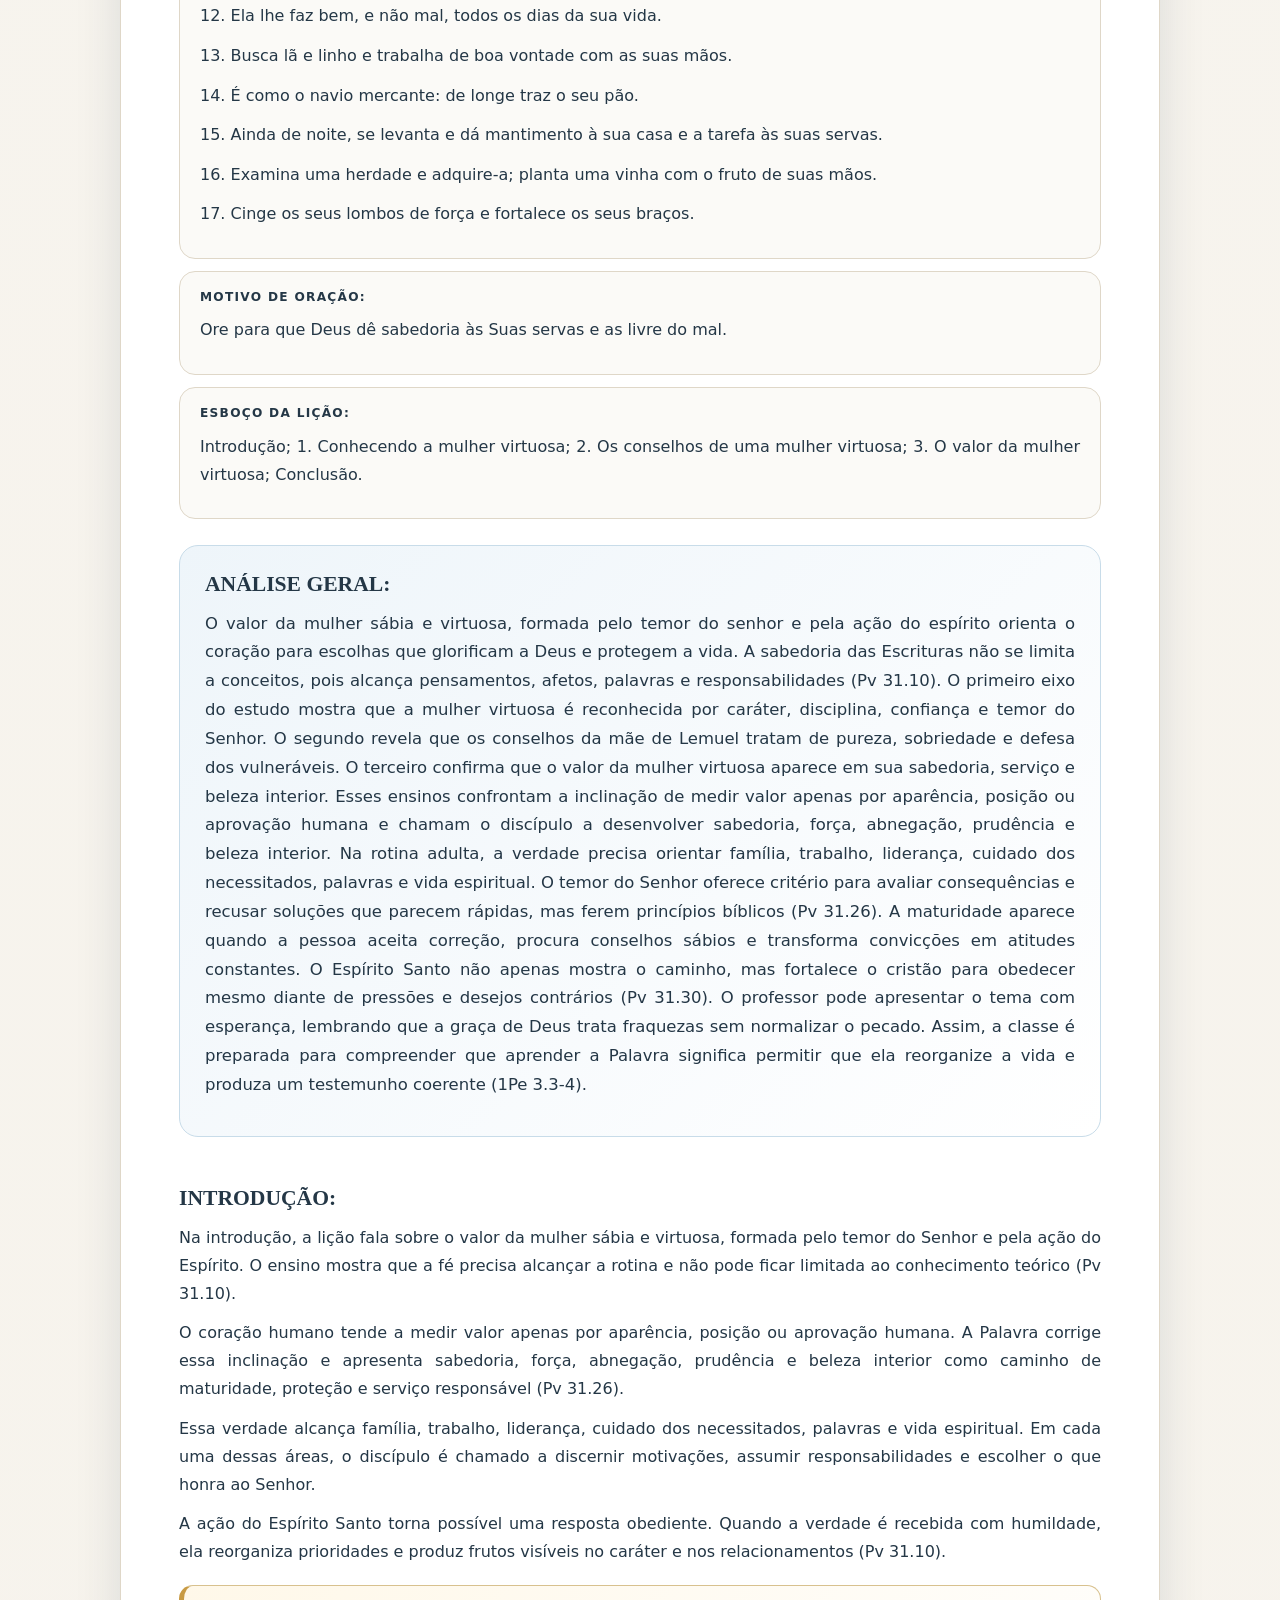
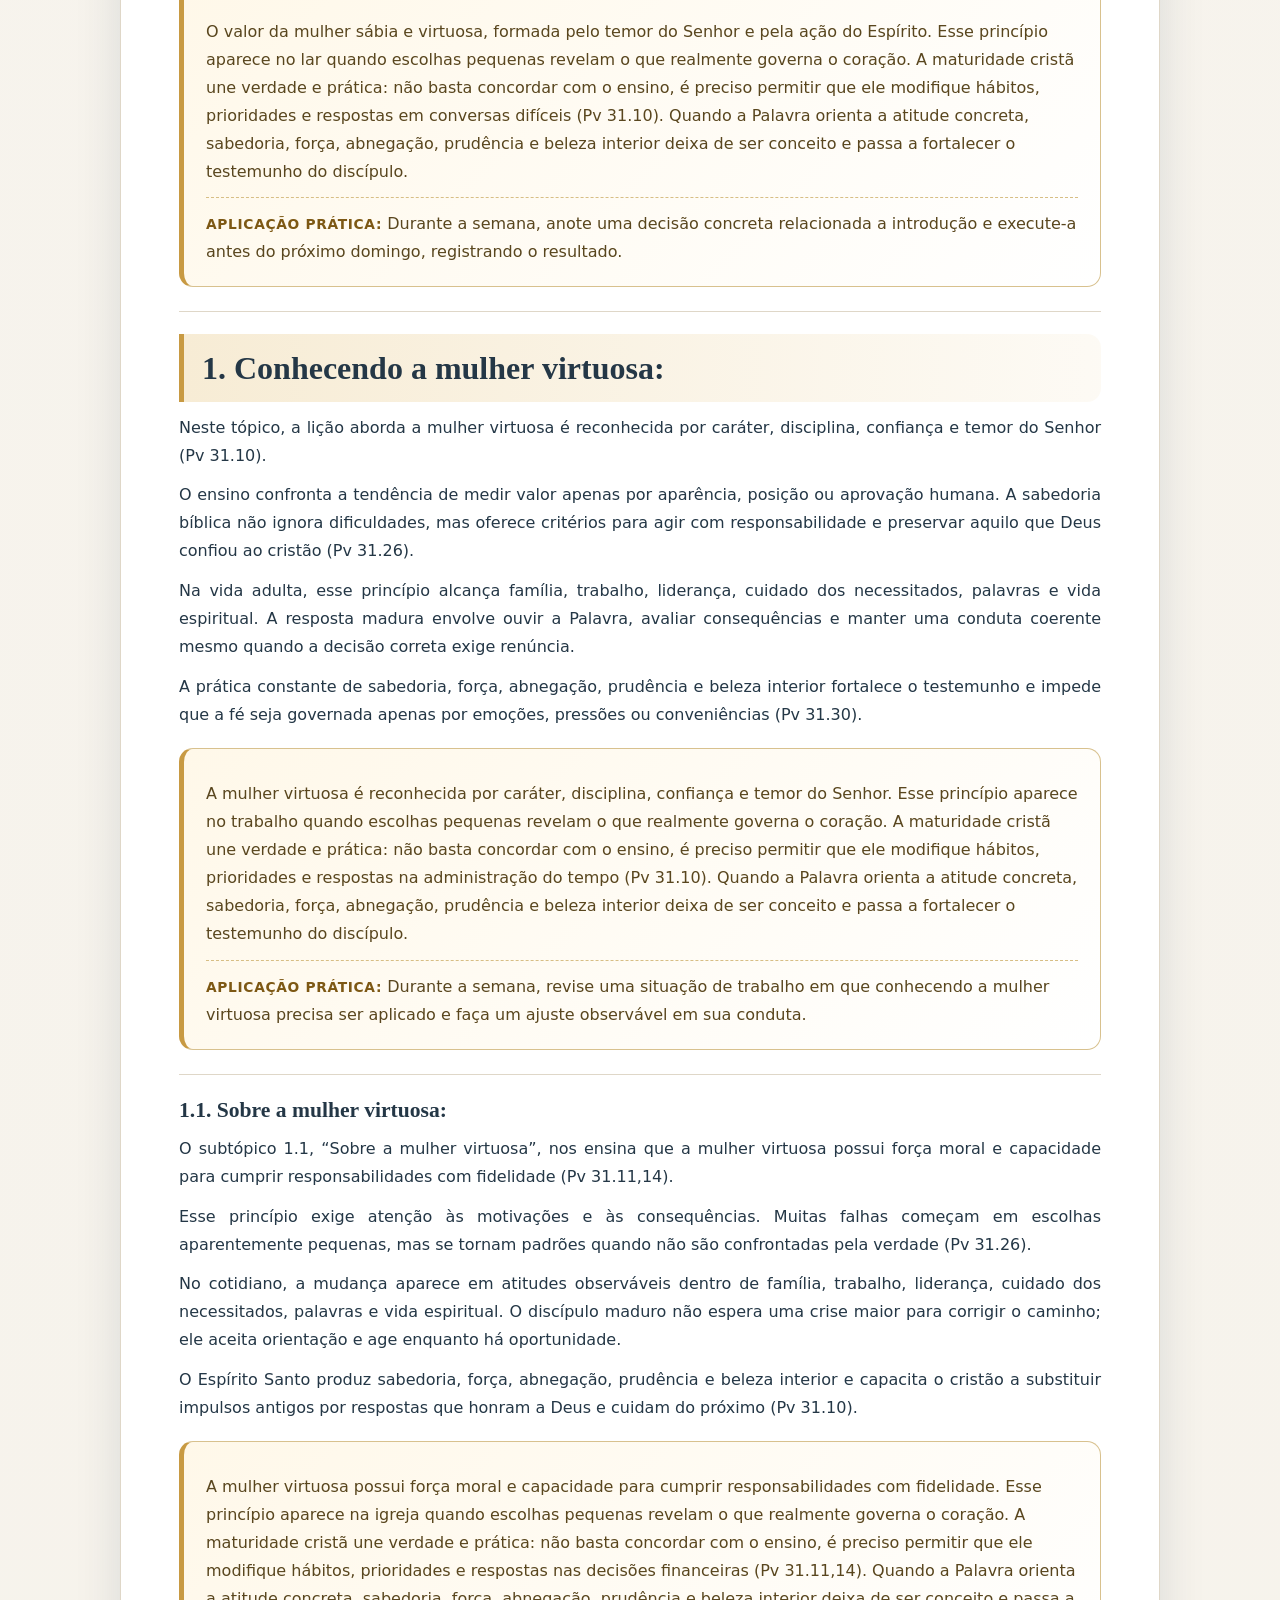
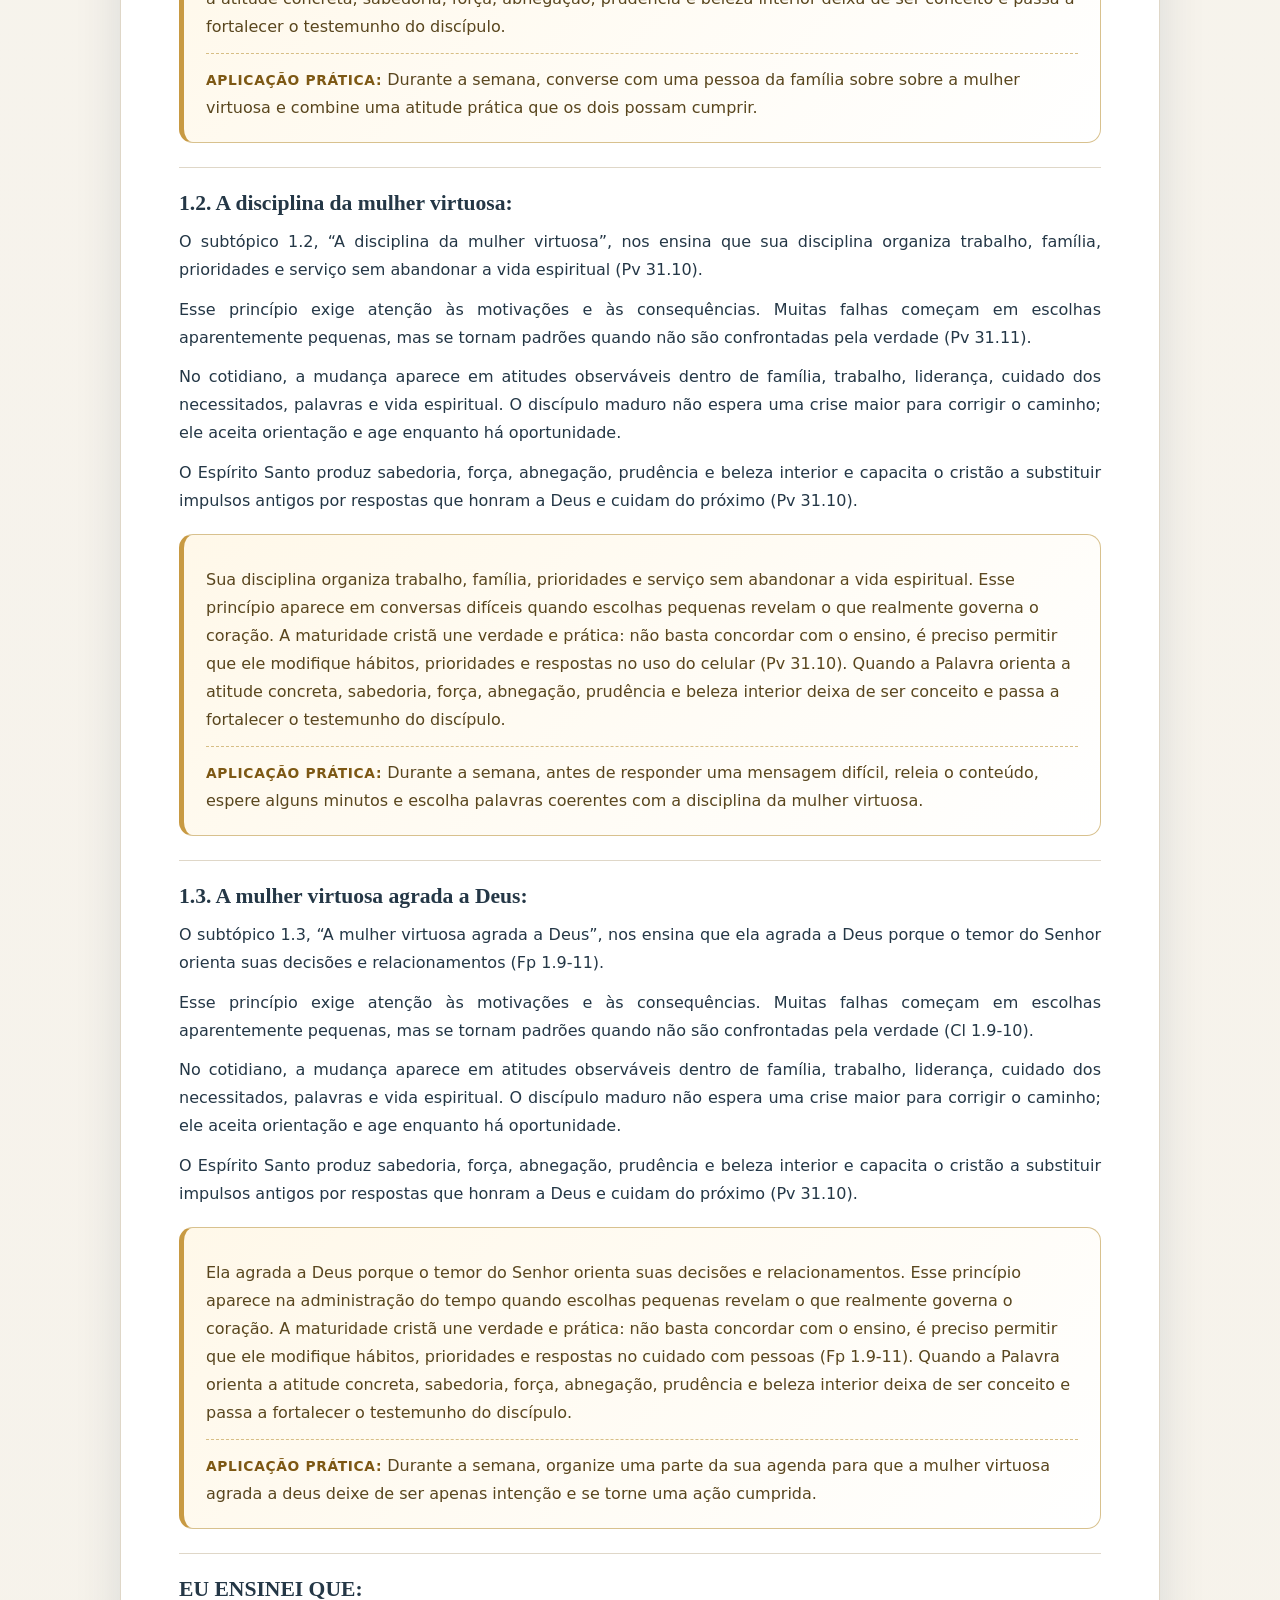
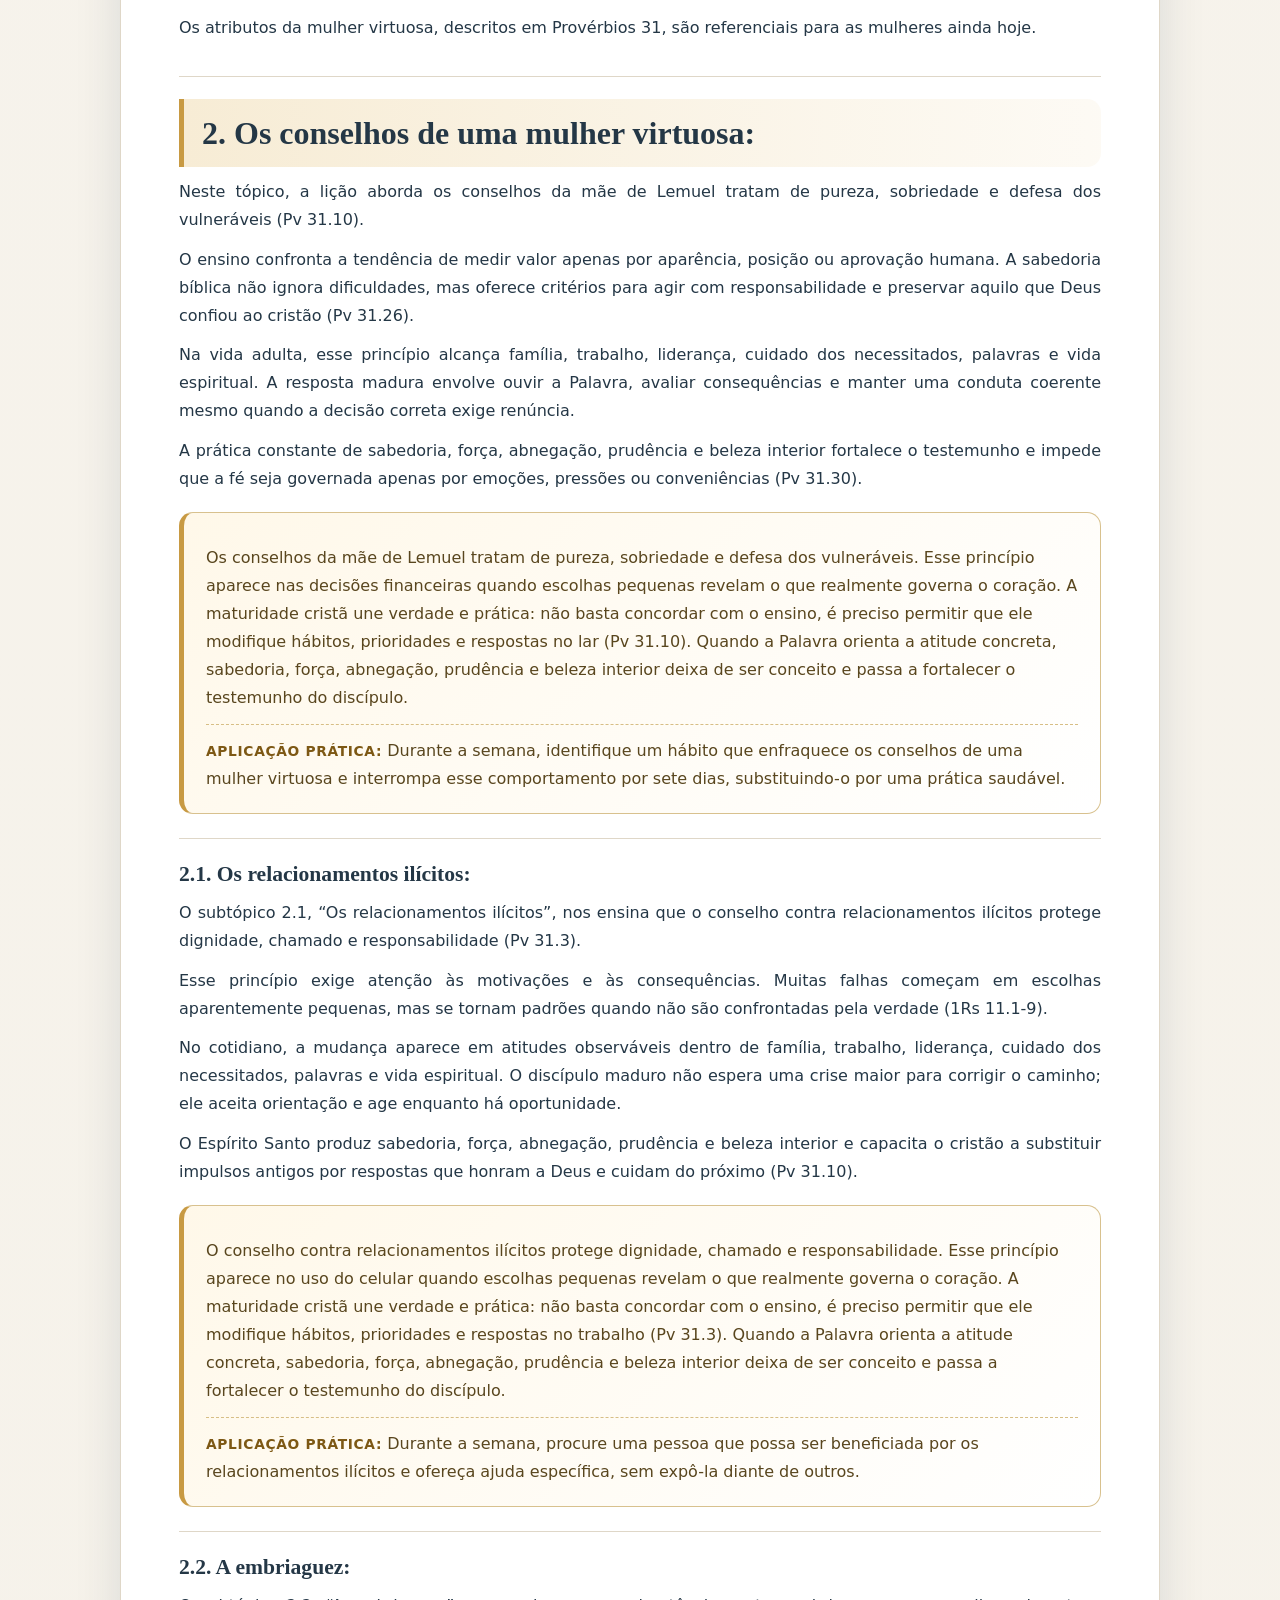
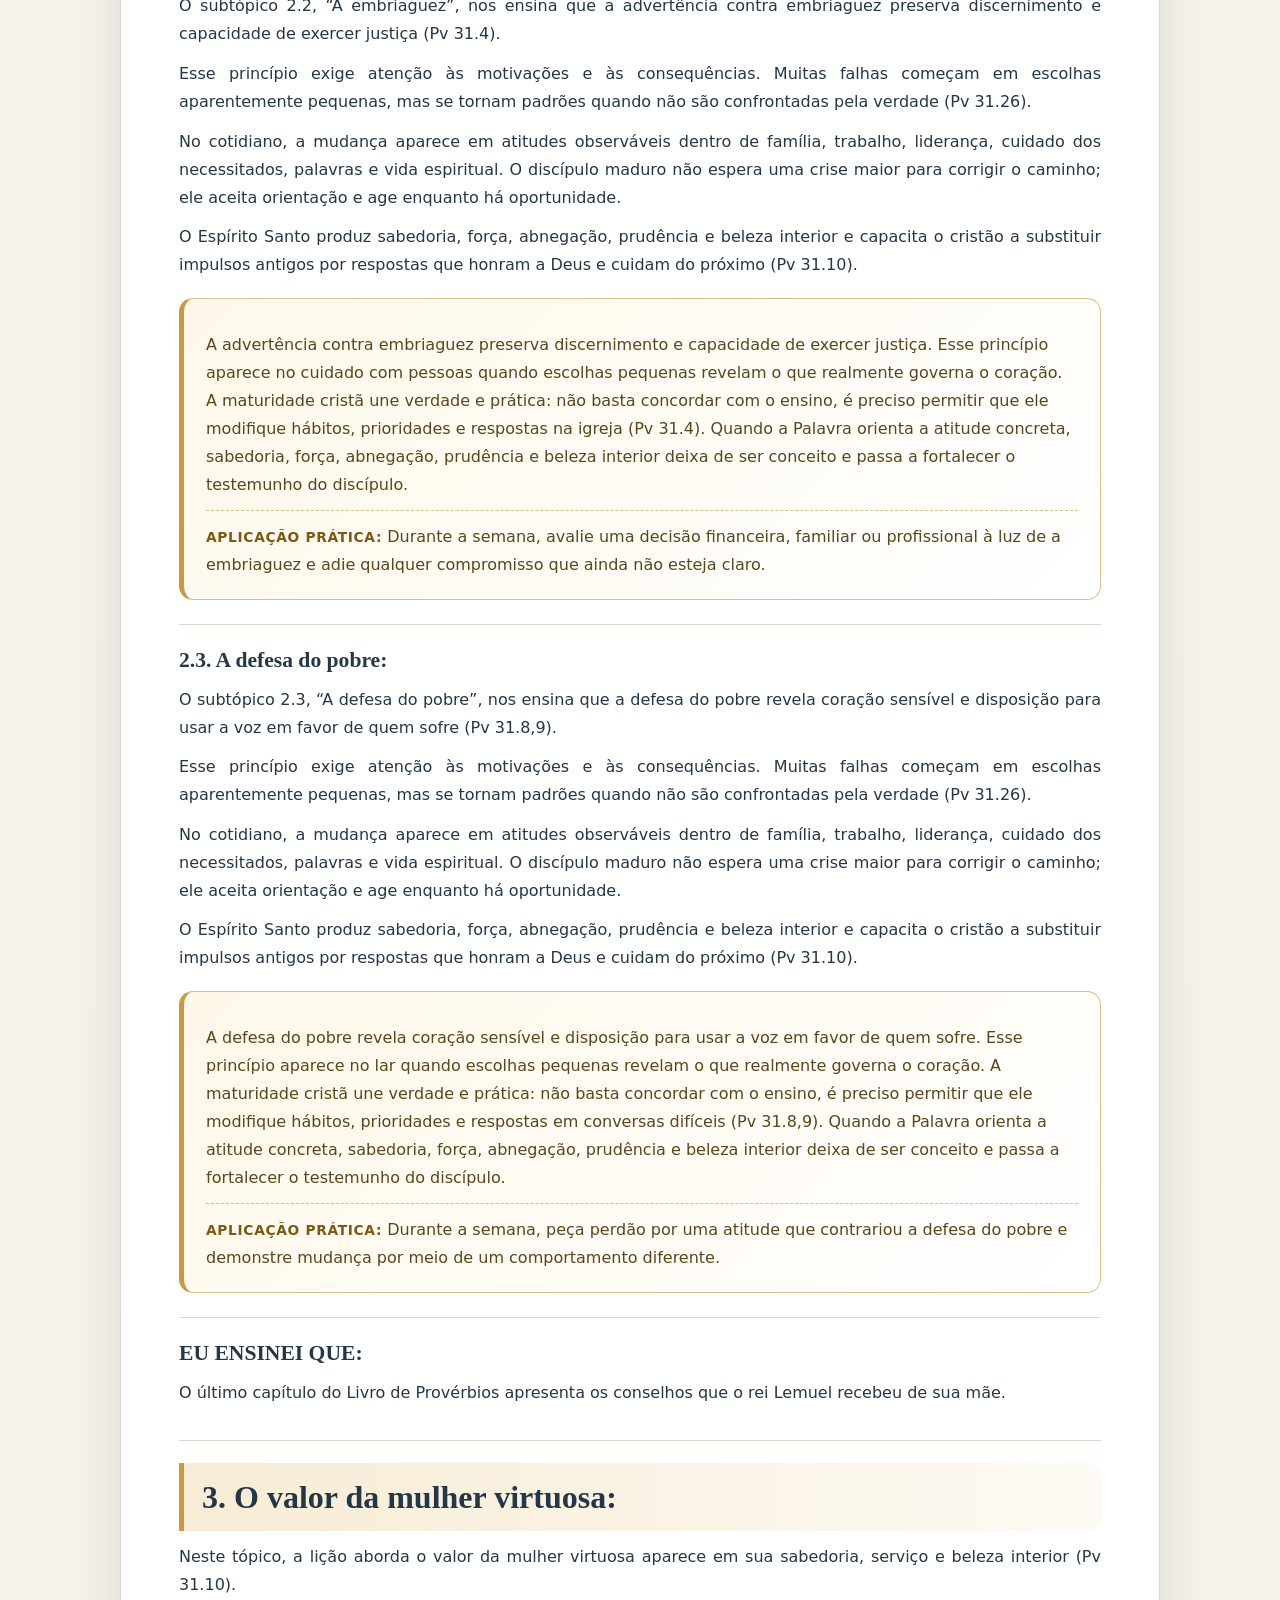
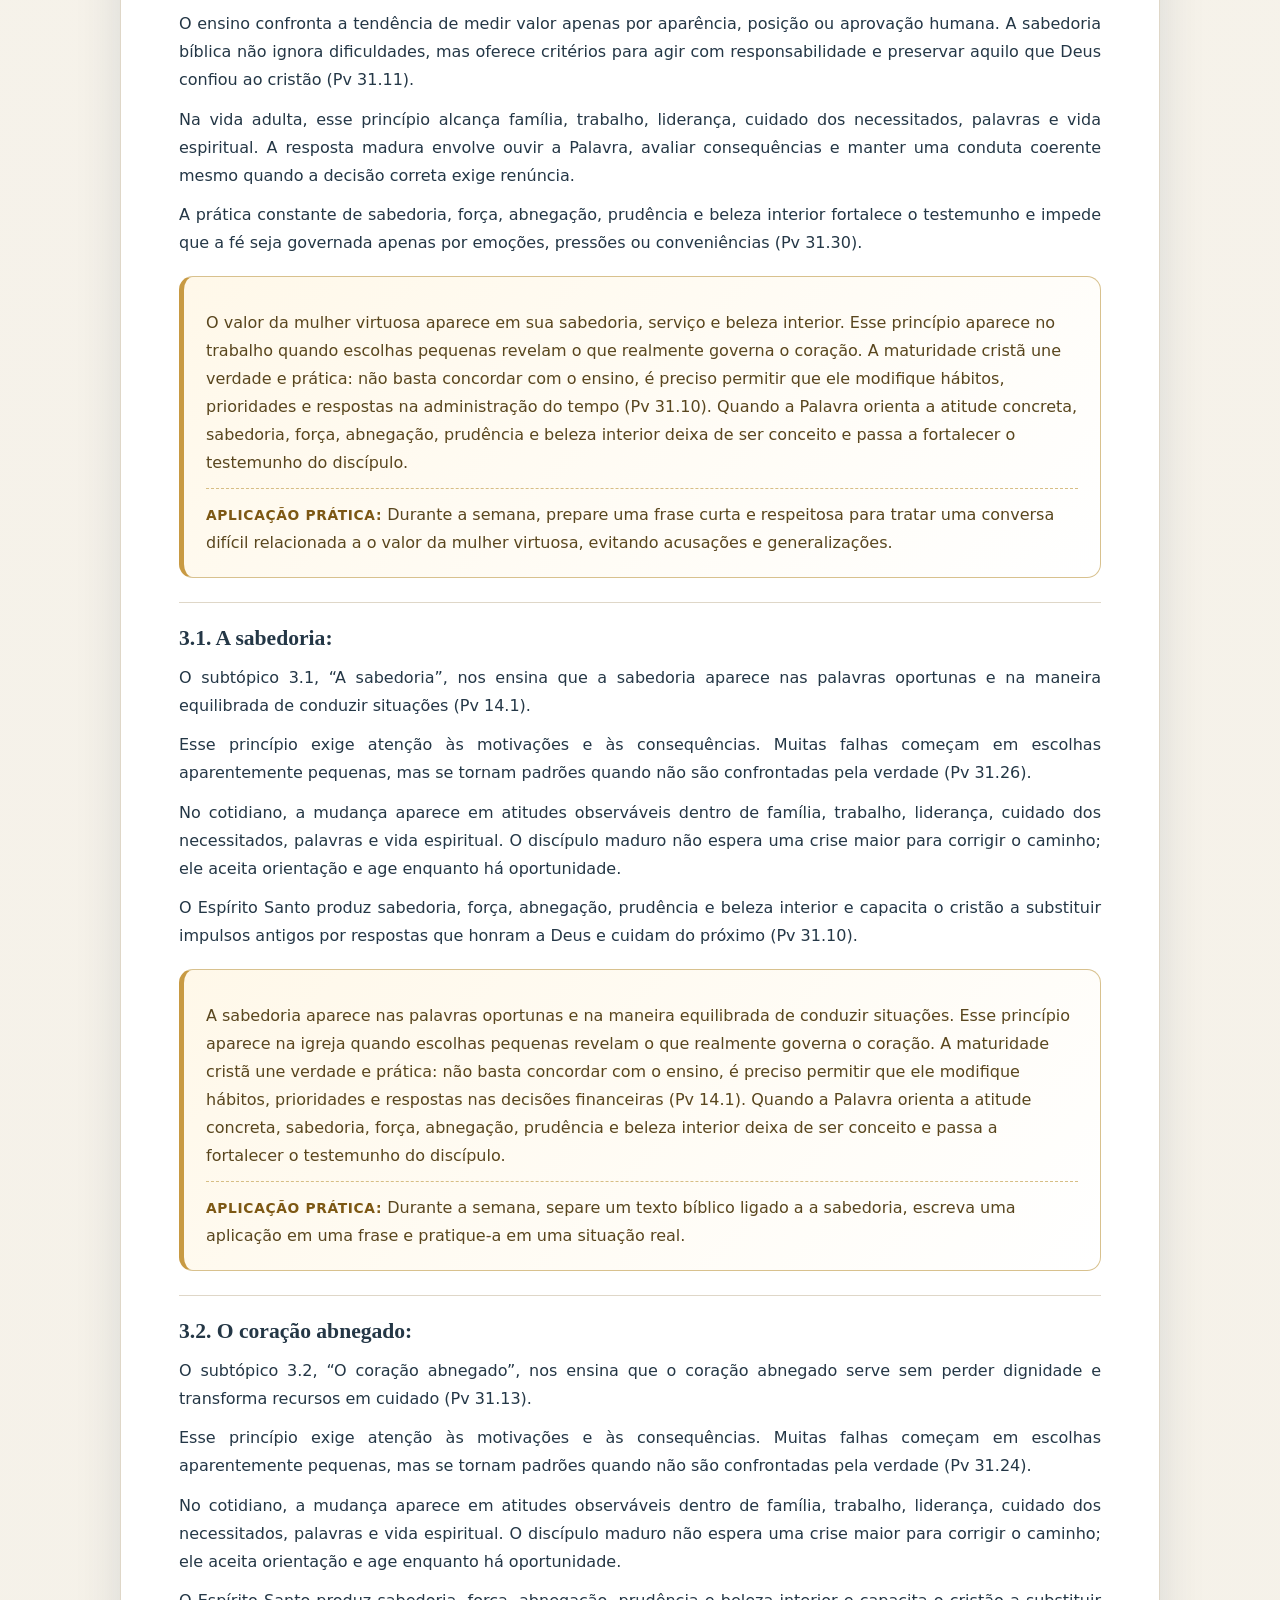
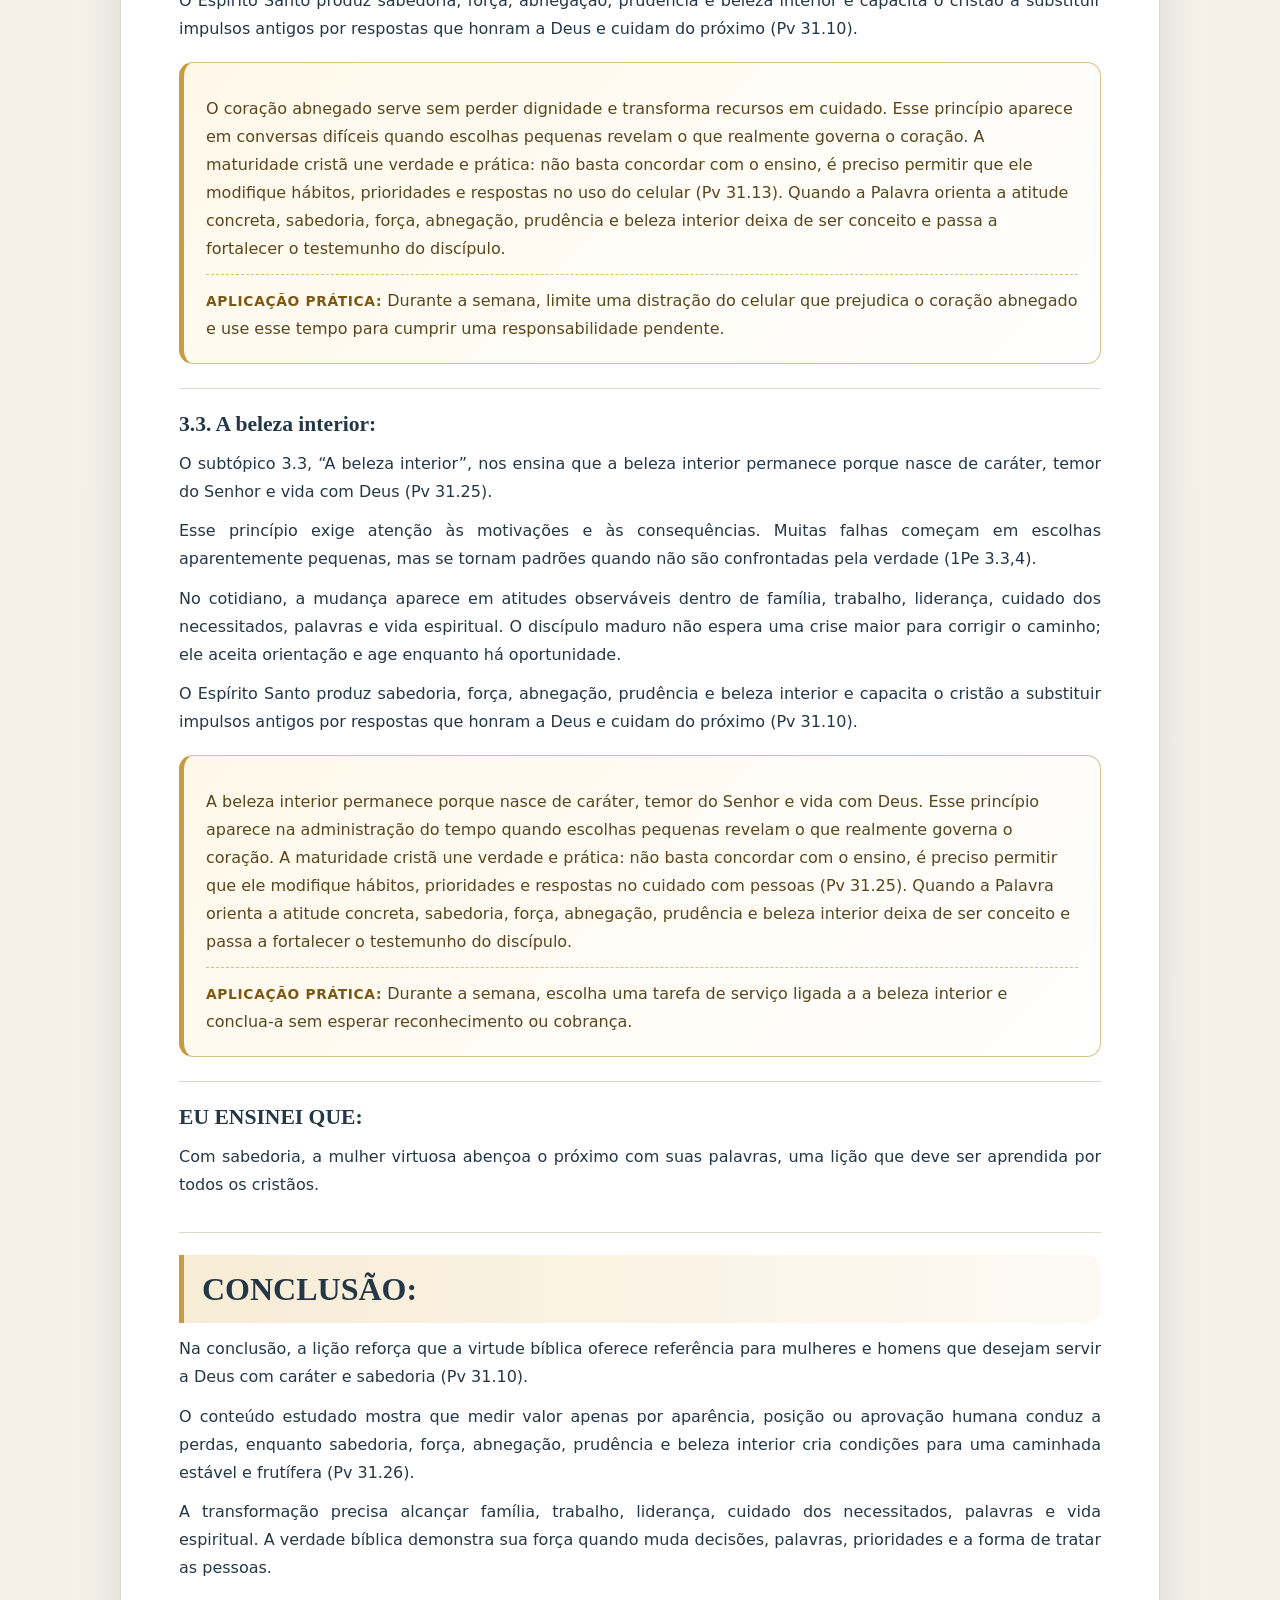
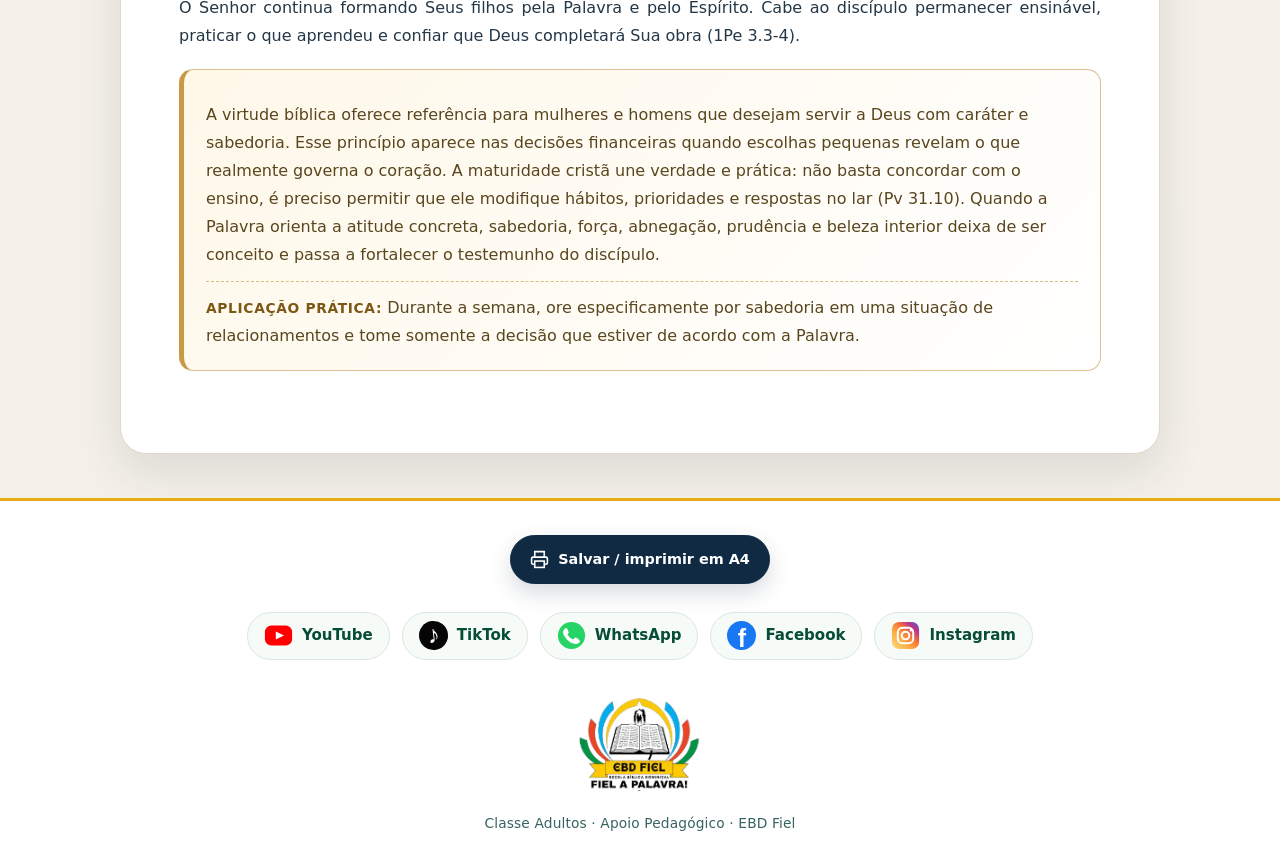
<file: apoio-pedagogico/licao-13-a-mulher-sabia-e-o-seu-valor-segundo-o-livro-de-proverbios.html>
<!DOCTYPE html>

<html lang="pt-BR">
<head>
<meta charset="utf-8"/>
<meta content="width=device-width, initial-scale=1.0" name="viewport"/>
<title>Lição 13: A mulher sábia e o seu valor segundo o Livro de Provérbios.</title>

<link href="assets/apoio-pedagogico.css" rel="stylesheet"/><script defer="True" src="assets/apoio-pedagogico.js"></script></head>
<body class="apoio-licao-page">
<div class="licao-container">
<img alt="Topo Classe Adultos Apoio Pedagógico" class="topo-ebd" src="assets/topo-amarelo.png"/>
<img alt="Imagem de abertura da licao-13-a-mulher-sabia-e-o-seu-valor-segundo-o-livro-de-proverbios" class="imagem-licao" src="assets/licao-13-a-mulher-sabia-e-o-seu-valor-segundo-o-livro-de-proverbios.png"/>
<h1 class="preto negrito">Lição 13: A mulher sábia e o seu valor segundo o Livro de Provérbios.</h1>
<br/><br/>
<div class="titulo-com-conteudo">
<h3 class="preto negrito">TEXTO ÁUREO: </h3>
<p class="preto primeiro">“Mulher virtuosa, quem a achará? O seu valor muito excede o de rubis”, Provérbios 31.10.</p>
</div>
<div class="titulo-com-conteudo">
<h3 class="preto negrito">VERDADE APLICADA: </h3>
<p class="preto primeiro">O temor do Senhor e a ação do Espírito Santo nos conduzem a cultivar as virtudes cristãs em nossa vida para a Glória de Deus.</p>
</div>
<div class="titulo-com-conteudo">
<h3 class="preto negrito">OBJETIVOS DA LIÇÃO: </h3>
<p class="preto primeiro">Destacar os conselhos da mulher virtuosa para os atuais desafios das cristãs.</p>
<p class="preto">Saber que as virtudes da mulher de Deus lhe conferem honra.</p>
<p class="preto">Identificar os valores da mulher virtuosa para hoje.</p>
</div>
<div class="titulo-com-conteudo">
<h3 class="preto negrito">TEXTOS DE REFERÊNCIA: </h3>
<p class="preto primeiro">PROVÉRBIOS 31 — 10. Mulher virtuosa, quem a achará? O seu valor muito excede o de rubis.</p>
<p class="preto">11. O coração do seu marido está nela confiado, e a ela nenhuma fazenda faltará.</p>
<p class="preto">12. Ela lhe faz bem, e não mal, todos os dias da sua vida.</p>
<p class="preto">13. Busca lã e linho e trabalha de boa vontade com as suas mãos.</p>
<p class="preto">14. É como o navio mercante: de longe traz o seu pão.</p>
<p class="preto">15. Ainda de noite, se levanta e dá mantimento à sua casa e a tarefa às suas servas.</p>
<p class="preto">16. Examina uma herdade e adquire-a; planta uma vinha com o fruto de suas mãos.</p>
<p class="preto">17. Cinge os seus lombos de força e fortalece os seus braços.</p>
</div>
<div class="titulo-com-conteudo">
<h3 class="preto negrito">MOTIVO DE ORAÇÃO: </h3>
<p class="preto primeiro">Ore para que Deus dê sabedoria às Suas servas e as livre do mal.</p>
</div>
<div class="titulo-com-conteudo">
<h3 class="preto negrito">ESBOÇO DA LIÇÃO: </h3>
<p class="preto primeiro">Introdução; 1. Conhecendo a mulher virtuosa; 2. Os conselhos de uma mulher virtuosa; 3. O valor da mulher virtuosa; Conclusão.</p>
</div>
<div class="titulo-com-conteudo">
<h3 class="preto negrito">ANÁLISE GERAL: </h3>
<p class="azul italico primeiro analise-geral-texto">O valor da mulher sábia e virtuosa, formada pelo temor do senhor e pela ação do espírito orienta o coração para escolhas que glorificam a Deus e protegem a vida. A sabedoria das Escrituras não se limita a conceitos, pois alcança pensamentos, afetos, palavras e responsabilidades (Pv 31.10). O primeiro eixo do estudo mostra que a mulher virtuosa é reconhecida por caráter, disciplina, confiança e temor do Senhor. O segundo revela que os conselhos da mãe de Lemuel tratam de pureza, sobriedade e defesa dos vulneráveis. O terceiro confirma que o valor da mulher virtuosa aparece em sua sabedoria, serviço e beleza interior. Esses ensinos confrontam a inclinação de medir valor apenas por aparência, posição ou aprovação humana e chamam o discípulo a desenvolver sabedoria, força, abnegação, prudência e beleza interior. Na rotina adulta, a verdade precisa orientar família, trabalho, liderança, cuidado dos necessitados, palavras e vida espiritual. O temor do Senhor oferece critério para avaliar consequências e recusar soluções que parecem rápidas, mas ferem princípios bíblicos (Pv 31.26). A maturidade aparece quando a pessoa aceita correção, procura conselhos sábios e transforma convicções em atitudes constantes. O Espírito Santo não apenas mostra o caminho, mas fortalece o cristão para obedecer mesmo diante de pressões e desejos contrários (Pv 31.30). O professor pode apresentar o tema com esperança, lembrando que a graça de Deus trata fraquezas sem normalizar o pecado. Assim, a classe é preparada para compreender que aprender a Palavra significa permitir que ela reorganize a vida e produza um testemunho coerente (1Pe 3.3-4).</p>
</div>
<div class="titulo-com-conteudo">
<h3 class="preto negrito">INTRODUÇÃO: </h3>
<p class="preto primeiro">Na introdução, a lição fala sobre o valor da mulher sábia e virtuosa, formada pelo temor do Senhor e pela ação do Espírito. O ensino mostra que a fé precisa alcançar a rotina e não pode ficar limitada ao conhecimento teórico (Pv 31.10).</p>
<p class="preto">O coração humano tende a medir valor apenas por aparência, posição ou aprovação humana. A Palavra corrige essa inclinação e apresenta sabedoria, força, abnegação, prudência e beleza interior como caminho de maturidade, proteção e serviço responsável (Pv 31.26).</p>
<p class="preto">Essa verdade alcança família, trabalho, liderança, cuidado dos necessitados, palavras e vida espiritual. Em cada uma dessas áreas, o discípulo é chamado a discernir motivações, assumir responsabilidades e escolher o que honra ao Senhor.</p>
<p class="preto">A ação do Espírito Santo torna possível uma resposta obediente. Quando a verdade é recebida com humildade, ela reorganiza prioridades e produz frutos visíveis no caráter e nos relacionamentos (Pv 31.10).</p>
<div class="apoio-aplicacao">
<p class="azul italico">O valor da mulher sábia e virtuosa, formada pelo temor do Senhor e pela ação do Espírito. Esse princípio aparece no lar quando escolhas pequenas revelam o que realmente governa o coração. A maturidade cristã une verdade e prática: não basta concordar com o ensino, é preciso permitir que ele modifique hábitos, prioridades e respostas em conversas difíceis (Pv 31.10). Quando a Palavra orienta a atitude concreta, sabedoria, força, abnegação, prudência e beleza interior deixa de ser conceito e passa a fortalecer o testemunho do discípulo.</p>
<p class="azul italico"><span class="negrito">APLICAÇÃO PRÁTICA:</span> Durante a semana, anote uma decisão concreta relacionada a introdução e execute-a antes do próximo domingo, registrando o resultado.</p>
</div>
</div>
<div class="titulo-com-conteudo">
<h2 class="preto negrito">1. Conhecendo a mulher virtuosa: </h2>
<p class="preto primeiro">Neste tópico, a lição aborda a mulher virtuosa é reconhecida por caráter, disciplina, confiança e temor do Senhor (Pv 31.10).</p>
<p class="preto">O ensino confronta a tendência de medir valor apenas por aparência, posição ou aprovação humana. A sabedoria bíblica não ignora dificuldades, mas oferece critérios para agir com responsabilidade e preservar aquilo que Deus confiou ao cristão (Pv 31.26).</p>
<p class="preto">Na vida adulta, esse princípio alcança família, trabalho, liderança, cuidado dos necessitados, palavras e vida espiritual. A resposta madura envolve ouvir a Palavra, avaliar consequências e manter uma conduta coerente mesmo quando a decisão correta exige renúncia.</p>
<p class="preto">A prática constante de sabedoria, força, abnegação, prudência e beleza interior fortalece o testemunho e impede que a fé seja governada apenas por emoções, pressões ou conveniências (Pv 31.30).</p>
<div class="apoio-aplicacao">
<p class="azul italico">A mulher virtuosa é reconhecida por caráter, disciplina, confiança e temor do Senhor. Esse princípio aparece no trabalho quando escolhas pequenas revelam o que realmente governa o coração. A maturidade cristã une verdade e prática: não basta concordar com o ensino, é preciso permitir que ele modifique hábitos, prioridades e respostas na administração do tempo (Pv 31.10). Quando a Palavra orienta a atitude concreta, sabedoria, força, abnegação, prudência e beleza interior deixa de ser conceito e passa a fortalecer o testemunho do discípulo.</p>
<p class="azul italico"><span class="negrito">APLICAÇÃO PRÁTICA:</span> Durante a semana, revise uma situação de trabalho em que conhecendo a mulher virtuosa precisa ser aplicado e faça um ajuste observável em sua conduta.</p>
</div>
</div>
<div class="titulo-com-conteudo">
<h3 class="preto negrito">1.1. Sobre a mulher virtuosa: </h3>
<p class="preto primeiro">O subtópico 1.1, “Sobre a mulher virtuosa”, nos ensina que a mulher virtuosa possui força moral e capacidade para cumprir responsabilidades com fidelidade (Pv 31.11,14).</p>
<p class="preto">Esse princípio exige atenção às motivações e às consequências. Muitas falhas começam em escolhas aparentemente pequenas, mas se tornam padrões quando não são confrontadas pela verdade (Pv 31.26).</p>
<p class="preto">No cotidiano, a mudança aparece em atitudes observáveis dentro de família, trabalho, liderança, cuidado dos necessitados, palavras e vida espiritual. O discípulo maduro não espera uma crise maior para corrigir o caminho; ele aceita orientação e age enquanto há oportunidade.</p>
<p class="preto">O Espírito Santo produz sabedoria, força, abnegação, prudência e beleza interior e capacita o cristão a substituir impulsos antigos por respostas que honram a Deus e cuidam do próximo (Pv 31.10).</p>
<div class="apoio-aplicacao">
<p class="azul italico">A mulher virtuosa possui força moral e capacidade para cumprir responsabilidades com fidelidade. Esse princípio aparece na igreja quando escolhas pequenas revelam o que realmente governa o coração. A maturidade cristã une verdade e prática: não basta concordar com o ensino, é preciso permitir que ele modifique hábitos, prioridades e respostas nas decisões financeiras (Pv 31.11,14). Quando a Palavra orienta a atitude concreta, sabedoria, força, abnegação, prudência e beleza interior deixa de ser conceito e passa a fortalecer o testemunho do discípulo.</p>
<p class="azul italico"><span class="negrito">APLICAÇÃO PRÁTICA:</span> Durante a semana, converse com uma pessoa da família sobre sobre a mulher virtuosa e combine uma atitude prática que os dois possam cumprir.</p>
</div>
</div>
<div class="titulo-com-conteudo">
<h3 class="preto negrito">1.2. A disciplina da mulher virtuosa: </h3>
<p class="preto primeiro">O subtópico 1.2, “A disciplina da mulher virtuosa”, nos ensina que sua disciplina organiza trabalho, família, prioridades e serviço sem abandonar a vida espiritual (Pv 31.10).</p>
<p class="preto">Esse princípio exige atenção às motivações e às consequências. Muitas falhas começam em escolhas aparentemente pequenas, mas se tornam padrões quando não são confrontadas pela verdade (Pv 31.11).</p>
<p class="preto">No cotidiano, a mudança aparece em atitudes observáveis dentro de família, trabalho, liderança, cuidado dos necessitados, palavras e vida espiritual. O discípulo maduro não espera uma crise maior para corrigir o caminho; ele aceita orientação e age enquanto há oportunidade.</p>
<p class="preto">O Espírito Santo produz sabedoria, força, abnegação, prudência e beleza interior e capacita o cristão a substituir impulsos antigos por respostas que honram a Deus e cuidam do próximo (Pv 31.10).</p>
<div class="apoio-aplicacao">
<p class="azul italico">Sua disciplina organiza trabalho, família, prioridades e serviço sem abandonar a vida espiritual. Esse princípio aparece em conversas difíceis quando escolhas pequenas revelam o que realmente governa o coração. A maturidade cristã une verdade e prática: não basta concordar com o ensino, é preciso permitir que ele modifique hábitos, prioridades e respostas no uso do celular (Pv 31.10). Quando a Palavra orienta a atitude concreta, sabedoria, força, abnegação, prudência e beleza interior deixa de ser conceito e passa a fortalecer o testemunho do discípulo.</p>
<p class="azul italico"><span class="negrito">APLICAÇÃO PRÁTICA:</span> Durante a semana, antes de responder uma mensagem difícil, releia o conteúdo, espere alguns minutos e escolha palavras coerentes com a disciplina da mulher virtuosa.</p>
</div>
</div>
<div class="titulo-com-conteudo">
<h3 class="preto negrito">1.3. A mulher virtuosa agrada a Deus: </h3>
<p class="preto primeiro">O subtópico 1.3, “A mulher virtuosa agrada a Deus”, nos ensina que ela agrada a Deus porque o temor do Senhor orienta suas decisões e relacionamentos (Fp 1.9-11).</p>
<p class="preto">Esse princípio exige atenção às motivações e às consequências. Muitas falhas começam em escolhas aparentemente pequenas, mas se tornam padrões quando não são confrontadas pela verdade (Cl 1.9-10).</p>
<p class="preto">No cotidiano, a mudança aparece em atitudes observáveis dentro de família, trabalho, liderança, cuidado dos necessitados, palavras e vida espiritual. O discípulo maduro não espera uma crise maior para corrigir o caminho; ele aceita orientação e age enquanto há oportunidade.</p>
<p class="preto">O Espírito Santo produz sabedoria, força, abnegação, prudência e beleza interior e capacita o cristão a substituir impulsos antigos por respostas que honram a Deus e cuidam do próximo (Pv 31.10).</p>
<div class="apoio-aplicacao">
<p class="azul italico">Ela agrada a Deus porque o temor do Senhor orienta suas decisões e relacionamentos. Esse princípio aparece na administração do tempo quando escolhas pequenas revelam o que realmente governa o coração. A maturidade cristã une verdade e prática: não basta concordar com o ensino, é preciso permitir que ele modifique hábitos, prioridades e respostas no cuidado com pessoas (Fp 1.9-11). Quando a Palavra orienta a atitude concreta, sabedoria, força, abnegação, prudência e beleza interior deixa de ser conceito e passa a fortalecer o testemunho do discípulo.</p>
<p class="azul italico"><span class="negrito">APLICAÇÃO PRÁTICA:</span> Durante a semana, organize uma parte da sua agenda para que a mulher virtuosa agrada a deus deixe de ser apenas intenção e se torne uma ação cumprida.</p>
</div>
</div>
<div class="titulo-com-conteudo">
<h3 class="preto negrito">EU ENSINEI QUE: </h3>
<p class="preto primeiro">Os atributos da mulher virtuosa, descritos em Provérbios 31, são referenciais para as mulheres ainda hoje.</p>
</div>
<div class="titulo-com-conteudo">
<h2 class="preto negrito">2. Os conselhos de uma mulher virtuosa: </h2>
<p class="preto primeiro">Neste tópico, a lição aborda os conselhos da mãe de Lemuel tratam de pureza, sobriedade e defesa dos vulneráveis (Pv 31.10).</p>
<p class="preto">O ensino confronta a tendência de medir valor apenas por aparência, posição ou aprovação humana. A sabedoria bíblica não ignora dificuldades, mas oferece critérios para agir com responsabilidade e preservar aquilo que Deus confiou ao cristão (Pv 31.26).</p>
<p class="preto">Na vida adulta, esse princípio alcança família, trabalho, liderança, cuidado dos necessitados, palavras e vida espiritual. A resposta madura envolve ouvir a Palavra, avaliar consequências e manter uma conduta coerente mesmo quando a decisão correta exige renúncia.</p>
<p class="preto">A prática constante de sabedoria, força, abnegação, prudência e beleza interior fortalece o testemunho e impede que a fé seja governada apenas por emoções, pressões ou conveniências (Pv 31.30).</p>
<div class="apoio-aplicacao">
<p class="azul italico">Os conselhos da mãe de Lemuel tratam de pureza, sobriedade e defesa dos vulneráveis. Esse princípio aparece nas decisões financeiras quando escolhas pequenas revelam o que realmente governa o coração. A maturidade cristã une verdade e prática: não basta concordar com o ensino, é preciso permitir que ele modifique hábitos, prioridades e respostas no lar (Pv 31.10). Quando a Palavra orienta a atitude concreta, sabedoria, força, abnegação, prudência e beleza interior deixa de ser conceito e passa a fortalecer o testemunho do discípulo.</p>
<p class="azul italico"><span class="negrito">APLICAÇÃO PRÁTICA:</span> Durante a semana, identifique um hábito que enfraquece os conselhos de uma mulher virtuosa e interrompa esse comportamento por sete dias, substituindo-o por uma prática saudável.</p>
</div>
</div>
<div class="titulo-com-conteudo">
<h3 class="preto negrito">2.1. Os relacionamentos ilícitos: </h3>
<p class="preto primeiro">O subtópico 2.1, “Os relacionamentos ilícitos”, nos ensina que o conselho contra relacionamentos ilícitos protege dignidade, chamado e responsabilidade (Pv 31.3).</p>
<p class="preto">Esse princípio exige atenção às motivações e às consequências. Muitas falhas começam em escolhas aparentemente pequenas, mas se tornam padrões quando não são confrontadas pela verdade (1Rs 11.1-9).</p>
<p class="preto">No cotidiano, a mudança aparece em atitudes observáveis dentro de família, trabalho, liderança, cuidado dos necessitados, palavras e vida espiritual. O discípulo maduro não espera uma crise maior para corrigir o caminho; ele aceita orientação e age enquanto há oportunidade.</p>
<p class="preto">O Espírito Santo produz sabedoria, força, abnegação, prudência e beleza interior e capacita o cristão a substituir impulsos antigos por respostas que honram a Deus e cuidam do próximo (Pv 31.10).</p>
<div class="apoio-aplicacao">
<p class="azul italico">O conselho contra relacionamentos ilícitos protege dignidade, chamado e responsabilidade. Esse princípio aparece no uso do celular quando escolhas pequenas revelam o que realmente governa o coração. A maturidade cristã une verdade e prática: não basta concordar com o ensino, é preciso permitir que ele modifique hábitos, prioridades e respostas no trabalho (Pv 31.3). Quando a Palavra orienta a atitude concreta, sabedoria, força, abnegação, prudência e beleza interior deixa de ser conceito e passa a fortalecer o testemunho do discípulo.</p>
<p class="azul italico"><span class="negrito">APLICAÇÃO PRÁTICA:</span> Durante a semana, procure uma pessoa que possa ser beneficiada por os relacionamentos ilícitos e ofereça ajuda específica, sem expô-la diante de outros.</p>
</div>
</div>
<div class="titulo-com-conteudo">
<h3 class="preto negrito">2.2. A embriaguez: </h3>
<p class="preto primeiro">O subtópico 2.2, “A embriaguez”, nos ensina que a advertência contra embriaguez preserva discernimento e capacidade de exercer justiça (Pv 31.4).</p>
<p class="preto">Esse princípio exige atenção às motivações e às consequências. Muitas falhas começam em escolhas aparentemente pequenas, mas se tornam padrões quando não são confrontadas pela verdade (Pv 31.26).</p>
<p class="preto">No cotidiano, a mudança aparece em atitudes observáveis dentro de família, trabalho, liderança, cuidado dos necessitados, palavras e vida espiritual. O discípulo maduro não espera uma crise maior para corrigir o caminho; ele aceita orientação e age enquanto há oportunidade.</p>
<p class="preto">O Espírito Santo produz sabedoria, força, abnegação, prudência e beleza interior e capacita o cristão a substituir impulsos antigos por respostas que honram a Deus e cuidam do próximo (Pv 31.10).</p>
<div class="apoio-aplicacao">
<p class="azul italico">A advertência contra embriaguez preserva discernimento e capacidade de exercer justiça. Esse princípio aparece no cuidado com pessoas quando escolhas pequenas revelam o que realmente governa o coração. A maturidade cristã une verdade e prática: não basta concordar com o ensino, é preciso permitir que ele modifique hábitos, prioridades e respostas na igreja (Pv 31.4). Quando a Palavra orienta a atitude concreta, sabedoria, força, abnegação, prudência e beleza interior deixa de ser conceito e passa a fortalecer o testemunho do discípulo.</p>
<p class="azul italico"><span class="negrito">APLICAÇÃO PRÁTICA:</span> Durante a semana, avalie uma decisão financeira, familiar ou profissional à luz de a embriaguez e adie qualquer compromisso que ainda não esteja claro.</p>
</div>
</div>
<div class="titulo-com-conteudo">
<h3 class="preto negrito">2.3. A defesa do pobre: </h3>
<p class="preto primeiro">O subtópico 2.3, “A defesa do pobre”, nos ensina que a defesa do pobre revela coração sensível e disposição para usar a voz em favor de quem sofre (Pv 31.8,9).</p>
<p class="preto">Esse princípio exige atenção às motivações e às consequências. Muitas falhas começam em escolhas aparentemente pequenas, mas se tornam padrões quando não são confrontadas pela verdade (Pv 31.26).</p>
<p class="preto">No cotidiano, a mudança aparece em atitudes observáveis dentro de família, trabalho, liderança, cuidado dos necessitados, palavras e vida espiritual. O discípulo maduro não espera uma crise maior para corrigir o caminho; ele aceita orientação e age enquanto há oportunidade.</p>
<p class="preto">O Espírito Santo produz sabedoria, força, abnegação, prudência e beleza interior e capacita o cristão a substituir impulsos antigos por respostas que honram a Deus e cuidam do próximo (Pv 31.10).</p>
<div class="apoio-aplicacao">
<p class="azul italico">A defesa do pobre revela coração sensível e disposição para usar a voz em favor de quem sofre. Esse princípio aparece no lar quando escolhas pequenas revelam o que realmente governa o coração. A maturidade cristã une verdade e prática: não basta concordar com o ensino, é preciso permitir que ele modifique hábitos, prioridades e respostas em conversas difíceis (Pv 31.8,9). Quando a Palavra orienta a atitude concreta, sabedoria, força, abnegação, prudência e beleza interior deixa de ser conceito e passa a fortalecer o testemunho do discípulo.</p>
<p class="azul italico"><span class="negrito">APLICAÇÃO PRÁTICA:</span> Durante a semana, peça perdão por uma atitude que contrariou a defesa do pobre e demonstre mudança por meio de um comportamento diferente.</p>
</div>
</div>
<div class="titulo-com-conteudo">
<h3 class="preto negrito">EU ENSINEI QUE: </h3>
<p class="preto primeiro">O último capítulo do Livro de Provérbios apresenta os conselhos que o rei Lemuel recebeu de sua mãe.</p>
</div>
<div class="titulo-com-conteudo">
<h2 class="preto negrito">3. O valor da mulher virtuosa: </h2>
<p class="preto primeiro">Neste tópico, a lição aborda o valor da mulher virtuosa aparece em sua sabedoria, serviço e beleza interior (Pv 31.10).</p>
<p class="preto">O ensino confronta a tendência de medir valor apenas por aparência, posição ou aprovação humana. A sabedoria bíblica não ignora dificuldades, mas oferece critérios para agir com responsabilidade e preservar aquilo que Deus confiou ao cristão (Pv 31.11).</p>
<p class="preto">Na vida adulta, esse princípio alcança família, trabalho, liderança, cuidado dos necessitados, palavras e vida espiritual. A resposta madura envolve ouvir a Palavra, avaliar consequências e manter uma conduta coerente mesmo quando a decisão correta exige renúncia.</p>
<p class="preto">A prática constante de sabedoria, força, abnegação, prudência e beleza interior fortalece o testemunho e impede que a fé seja governada apenas por emoções, pressões ou conveniências (Pv 31.30).</p>
<div class="apoio-aplicacao">
<p class="azul italico">O valor da mulher virtuosa aparece em sua sabedoria, serviço e beleza interior. Esse princípio aparece no trabalho quando escolhas pequenas revelam o que realmente governa o coração. A maturidade cristã une verdade e prática: não basta concordar com o ensino, é preciso permitir que ele modifique hábitos, prioridades e respostas na administração do tempo (Pv 31.10). Quando a Palavra orienta a atitude concreta, sabedoria, força, abnegação, prudência e beleza interior deixa de ser conceito e passa a fortalecer o testemunho do discípulo.</p>
<p class="azul italico"><span class="negrito">APLICAÇÃO PRÁTICA:</span> Durante a semana, prepare uma frase curta e respeitosa para tratar uma conversa difícil relacionada a o valor da mulher virtuosa, evitando acusações e generalizações.</p>
</div>
</div>
<div class="titulo-com-conteudo">
<h3 class="preto negrito">3.1. A sabedoria: </h3>
<p class="preto primeiro">O subtópico 3.1, “A sabedoria”, nos ensina que a sabedoria aparece nas palavras oportunas e na maneira equilibrada de conduzir situações (Pv 14.1).</p>
<p class="preto">Esse princípio exige atenção às motivações e às consequências. Muitas falhas começam em escolhas aparentemente pequenas, mas se tornam padrões quando não são confrontadas pela verdade (Pv 31.26).</p>
<p class="preto">No cotidiano, a mudança aparece em atitudes observáveis dentro de família, trabalho, liderança, cuidado dos necessitados, palavras e vida espiritual. O discípulo maduro não espera uma crise maior para corrigir o caminho; ele aceita orientação e age enquanto há oportunidade.</p>
<p class="preto">O Espírito Santo produz sabedoria, força, abnegação, prudência e beleza interior e capacita o cristão a substituir impulsos antigos por respostas que honram a Deus e cuidam do próximo (Pv 31.10).</p>
<div class="apoio-aplicacao">
<p class="azul italico">A sabedoria aparece nas palavras oportunas e na maneira equilibrada de conduzir situações. Esse princípio aparece na igreja quando escolhas pequenas revelam o que realmente governa o coração. A maturidade cristã une verdade e prática: não basta concordar com o ensino, é preciso permitir que ele modifique hábitos, prioridades e respostas nas decisões financeiras (Pv 14.1). Quando a Palavra orienta a atitude concreta, sabedoria, força, abnegação, prudência e beleza interior deixa de ser conceito e passa a fortalecer o testemunho do discípulo.</p>
<p class="azul italico"><span class="negrito">APLICAÇÃO PRÁTICA:</span> Durante a semana, separe um texto bíblico ligado a a sabedoria, escreva uma aplicação em uma frase e pratique-a em uma situação real.</p>
</div>
</div>
<div class="titulo-com-conteudo">
<h3 class="preto negrito">3.2. O coração abnegado: </h3>
<p class="preto primeiro">O subtópico 3.2, “O coração abnegado”, nos ensina que o coração abnegado serve sem perder dignidade e transforma recursos em cuidado (Pv 31.13).</p>
<p class="preto">Esse princípio exige atenção às motivações e às consequências. Muitas falhas começam em escolhas aparentemente pequenas, mas se tornam padrões quando não são confrontadas pela verdade (Pv 31.24).</p>
<p class="preto">No cotidiano, a mudança aparece em atitudes observáveis dentro de família, trabalho, liderança, cuidado dos necessitados, palavras e vida espiritual. O discípulo maduro não espera uma crise maior para corrigir o caminho; ele aceita orientação e age enquanto há oportunidade.</p>
<p class="preto">O Espírito Santo produz sabedoria, força, abnegação, prudência e beleza interior e capacita o cristão a substituir impulsos antigos por respostas que honram a Deus e cuidam do próximo (Pv 31.10).</p>
<div class="apoio-aplicacao">
<p class="azul italico">O coração abnegado serve sem perder dignidade e transforma recursos em cuidado. Esse princípio aparece em conversas difíceis quando escolhas pequenas revelam o que realmente governa o coração. A maturidade cristã une verdade e prática: não basta concordar com o ensino, é preciso permitir que ele modifique hábitos, prioridades e respostas no uso do celular (Pv 31.13). Quando a Palavra orienta a atitude concreta, sabedoria, força, abnegação, prudência e beleza interior deixa de ser conceito e passa a fortalecer o testemunho do discípulo.</p>
<p class="azul italico"><span class="negrito">APLICAÇÃO PRÁTICA:</span> Durante a semana, limite uma distração do celular que prejudica o coração abnegado e use esse tempo para cumprir uma responsabilidade pendente.</p>
</div>
</div>
<div class="titulo-com-conteudo">
<h3 class="preto negrito">3.3. A beleza interior: </h3>
<p class="preto primeiro">O subtópico 3.3, “A beleza interior”, nos ensina que a beleza interior permanece porque nasce de caráter, temor do Senhor e vida com Deus (Pv 31.25).</p>
<p class="preto">Esse princípio exige atenção às motivações e às consequências. Muitas falhas começam em escolhas aparentemente pequenas, mas se tornam padrões quando não são confrontadas pela verdade (1Pe 3.3,4).</p>
<p class="preto">No cotidiano, a mudança aparece em atitudes observáveis dentro de família, trabalho, liderança, cuidado dos necessitados, palavras e vida espiritual. O discípulo maduro não espera uma crise maior para corrigir o caminho; ele aceita orientação e age enquanto há oportunidade.</p>
<p class="preto">O Espírito Santo produz sabedoria, força, abnegação, prudência e beleza interior e capacita o cristão a substituir impulsos antigos por respostas que honram a Deus e cuidam do próximo (Pv 31.10).</p>
<div class="apoio-aplicacao">
<p class="azul italico">A beleza interior permanece porque nasce de caráter, temor do Senhor e vida com Deus. Esse princípio aparece na administração do tempo quando escolhas pequenas revelam o que realmente governa o coração. A maturidade cristã une verdade e prática: não basta concordar com o ensino, é preciso permitir que ele modifique hábitos, prioridades e respostas no cuidado com pessoas (Pv 31.25). Quando a Palavra orienta a atitude concreta, sabedoria, força, abnegação, prudência e beleza interior deixa de ser conceito e passa a fortalecer o testemunho do discípulo.</p>
<p class="azul italico"><span class="negrito">APLICAÇÃO PRÁTICA:</span> Durante a semana, escolha uma tarefa de serviço ligada a a beleza interior e conclua-a sem esperar reconhecimento ou cobrança.</p>
</div>
</div>
<div class="titulo-com-conteudo">
<h3 class="preto negrito">EU ENSINEI QUE: </h3>
<p class="preto primeiro">Com sabedoria, a mulher virtuosa abençoa o próximo com suas palavras, uma lição que deve ser aprendida por todos os cristãos.</p>
</div>
<div class="titulo-com-conteudo">
<h2 class="preto negrito">CONCLUSÃO: </h2>
<p class="preto primeiro">Na conclusão, a lição reforça que a virtude bíblica oferece referência para mulheres e homens que desejam servir a Deus com caráter e sabedoria (Pv 31.10).</p>
<p class="preto">O conteúdo estudado mostra que medir valor apenas por aparência, posição ou aprovação humana conduz a perdas, enquanto sabedoria, força, abnegação, prudência e beleza interior cria condições para uma caminhada estável e frutífera (Pv 31.26).</p>
<p class="preto">A transformação precisa alcançar família, trabalho, liderança, cuidado dos necessitados, palavras e vida espiritual. A verdade bíblica demonstra sua força quando muda decisões, palavras, prioridades e a forma de tratar as pessoas.</p>
<p class="preto">O Senhor continua formando Seus filhos pela Palavra e pelo Espírito. Cabe ao discípulo permanecer ensinável, praticar o que aprendeu e confiar que Deus completará Sua obra (1Pe 3.3-4).</p>
<div class="apoio-aplicacao">
<p class="azul italico">A virtude bíblica oferece referência para mulheres e homens que desejam servir a Deus com caráter e sabedoria. Esse princípio aparece nas decisões financeiras quando escolhas pequenas revelam o que realmente governa o coração. A maturidade cristã une verdade e prática: não basta concordar com o ensino, é preciso permitir que ele modifique hábitos, prioridades e respostas no lar (Pv 31.10). Quando a Palavra orienta a atitude concreta, sabedoria, força, abnegação, prudência e beleza interior deixa de ser conceito e passa a fortalecer o testemunho do discípulo.</p>
<p class="azul italico"><span class="negrito">APLICAÇÃO PRÁTICA:</span> Durante a semana, ore especificamente por sabedoria em uma situação de relacionamentos e tome somente a decisão que estiver de acordo com a Palavra.</p>
</div>
</div>
</div>
</body>
</html>
</file>
<file: apoio-pedagogico/assets/apoio-pedagogico.css>
:root{
  --navy:#102a43;
  --navy-2:#1f4b67;
  --gold:#c89a43;
  --gold-soft:#f7ecd5;
  --cream:#f5f1e8;
  --paper:#ffffff;
  --ink:#243746;
  --muted:#657582;
  --line:#dfd7c8;
  --blue-soft:#eef5fa;
  --green:#2f6a57;
  --green-soft:#eaf5ef;
  --shadow:0 18px 48px rgba(16,42,67,.12);
}
*{box-sizing:border-box}
html{scroll-behavior:smooth;scroll-padding-top:88px}
body{margin:0;background:linear-gradient(180deg,#ece5d8 0,#f7f4ee 360px,var(--cream) 100%);color:var(--ink);font-family:Inter,system-ui,-apple-system,"Segoe UI",Arial,sans-serif;line-height:1.75;min-height:100vh}
a{color:var(--navy-2)}
.apoio-toolbar{position:sticky;top:0;z-index:50;background:rgba(16,42,67,.96);backdrop-filter:blur(12px);box-shadow:0 7px 22px rgba(16,42,67,.16)}
.apoio-toolbar-inner{width:min(1120px,calc(100% - 28px));min-height:66px;margin:auto;display:flex;align-items:center;gap:12px}
.apoio-brand{margin-right:auto;color:#fff;text-decoration:none;font-family:Georgia,"Times New Roman",serif;font-size:1.08rem;font-weight:700;line-height:1.2}
.apoio-brand small{display:block;color:#e7cf9c;font-family:Inter,system-ui,sans-serif;font-size:.65rem;text-transform:uppercase;letter-spacing:.12em}
.apoio-toolbar-actions{display:flex;align-items:center;gap:8px}
.apoio-button{appearance:none;display:inline-flex;align-items:center;justify-content:center;gap:7px;border:1px solid rgba(255,255,255,.22);border-radius:999px;background:rgba(255,255,255,.09);color:#fff;text-decoration:none;padding:9px 13px;font:inherit;font-size:.82rem;font-weight:800;cursor:pointer;transition:.18s ease}
.apoio-button:hover{background:rgba(255,255,255,.17);transform:translateY(-1px)}
.apoio-button.primary{background:var(--gold);border-color:var(--gold);color:#172a39}
.apoio-button svg{width:17px;height:17px}
.licao-container{width:min(1040px,calc(100% - 28px));margin:34px auto 28px;padding:clamp(24px,5vw,58px);background:var(--paper);border:1px solid var(--line);border-radius:26px;box-shadow:var(--shadow);overflow:hidden}
.topo-ebd,.imagem-licao{display:block;width:100%;max-width:100%;height:auto;object-fit:cover;border-radius:18px;margin:0 0 30px;box-shadow:0 12px 30px rgba(16,42,67,.13)}
.imagem-licao{max-height:540px}
h1,h2,h3,h4{font-family:Georgia,"Times New Roman",serif;color:var(--navy);font-weight:700;line-height:1.25}
.licao-container>h1{display:block;margin:0 0 30px;padding:0 0 20px;border-bottom:3px solid var(--gold);font-size:clamp(1.85rem,4vw,3rem)}
.titulo-com-conteudo{position:relative;display:block;margin:0;padding:22px 0;border-bottom:1px solid var(--line)}
.titulo-com-conteudo:last-child{border-bottom:0}
.titulo-com-conteudo>h1,.titulo-com-conteudo>h2,.titulo-com-conteudo>h3,.titulo-com-conteudo>h4{display:block;margin:0 0 11px;padding:0}
.titulo-com-conteudo>h2{font-size:clamp(1.45rem,3vw,2rem);padding:14px 18px;border-left:5px solid var(--gold);border-radius:0 14px 14px 0;background:linear-gradient(90deg,var(--gold-soft),rgba(247,236,213,.25))}
.titulo-com-conteudo>h3{font-size:clamp(1.12rem,2.2vw,1.35rem)}
.titulo-com-conteudo>p.primeiro{display:block}
p{margin:.72rem 0;color:var(--ink)}
.titulo-com-conteudo p{text-align:justify}
.apoio-secao-informativa{margin:12px 0;padding:18px 20px;border:1px solid var(--line);border-radius:16px;background:#fbfaf7}
.apoio-secao-informativa>h3{font-family:Inter,system-ui,sans-serif;color:#815d1f;font-size:.76rem;text-transform:uppercase;letter-spacing:.105em}
.apoio-analise{margin:26px 0;padding:25px;border:1px solid #c8dce9;border-radius:19px;background:linear-gradient(135deg,var(--blue-soft),#fff)}
.apoio-analise>h3{color:var(--navy-2)}
.analise-geral-texto{color:#29495e!important;font-style:normal!important;font-size:1.03rem}
.apoio-aplicacao{margin:19px 0 2px;padding:20px 22px;border:1px solid #d8c18e;border-left:5px solid var(--gold);border-radius:14px;background:linear-gradient(135deg,#fff8e9,#fff)}
.apoio-aplicacao p{color:#59461e!important;font-style:normal!important;text-align:left}
.apoio-aplicacao p:last-child{margin-bottom:0;padding-top:12px;border-top:1px dashed #d7be85}
.apoio-aplicacao .negrito{color:#7d5814;text-transform:uppercase;letter-spacing:.05em;font-size:.86rem}
.azul{color:inherit!important}.italico{font-style:inherit!important}.preto{color:inherit!important}.negrito{font-weight:800}
.apoio-footer{width:min(1040px,calc(100% - 28px));margin:0 auto 42px;padding:20px;color:var(--muted);text-align:center;font-size:.84rem}
.apoio-toast{position:fixed;left:50%;bottom:22px;z-index:100;transform:translate(-50%,16px);opacity:0;pointer-events:none;background:var(--navy);color:#fff;padding:11px 17px;border-radius:999px;font-weight:800;box-shadow:0 12px 30px rgba(0,0,0,.22);transition:.2s ease}
.apoio-toast.show{opacity:1;transform:translate(-50%,0)}
.apoio-top{position:fixed;right:18px;bottom:18px;z-index:35;width:44px;height:44px;border-radius:50%;display:grid;place-items:center;background:var(--gold);color:#182b39;text-decoration:none;font-weight:900;box-shadow:0 10px 24px rgba(16,42,67,.2)}
/* Índice do apoio */
.apoio-index-shell{width:min(1120px,calc(100% - 28px));margin:34px auto 50px}
.apoio-index-hero{position:relative;overflow:hidden;border-radius:28px;background:var(--navy);box-shadow:var(--shadow)}
.apoio-index-hero img{display:block;width:100%;min-height:230px;max-height:400px;object-fit:cover;opacity:.82}
.apoio-index-hero::after{content:"";position:absolute;inset:0;background:linear-gradient(90deg,rgba(7,26,40,.88),rgba(7,26,40,.18))}
.apoio-index-copy{position:absolute;z-index:2;left:clamp(24px,5vw,58px);right:clamp(24px,5vw,58px);bottom:clamp(24px,5vw,48px);color:#fff}
.apoio-index-copy small{color:#f0d8a6;text-transform:uppercase;letter-spacing:.13em;font-weight:850}
.apoio-index-copy h1{margin:8px 0;font-size:clamp(2rem,5vw,3.6rem);color:#fff}
.apoio-index-copy p{max-width:700px;margin:0;color:#e2eaf0}
.apoio-index-intro{margin:28px 0 18px;color:var(--muted)}
.apoio-grid{display:grid;grid-template-columns:repeat(2,minmax(0,1fr));gap:16px}
.apoio-card{position:relative;display:grid;grid-template-columns:58px 1fr;gap:16px;align-items:center;min-height:126px;padding:22px;border:1px solid var(--line);border-radius:19px;background:#fff;color:var(--ink);text-decoration:none;box-shadow:0 8px 24px rgba(16,42,67,.07);transition:.2s ease}
.apoio-card:hover{transform:translateY(-3px);border-color:#ccb072;box-shadow:0 15px 34px rgba(16,42,67,.13)}
.apoio-card-num{width:56px;height:56px;border-radius:16px;display:grid;place-items:center;background:var(--gold-soft);color:#805b18;font-family:Georgia,serif;font-size:1.35rem;font-weight:800}
.apoio-card small{display:block;color:var(--muted);text-transform:uppercase;letter-spacing:.09em;font-size:.69rem;font-weight:800}
.apoio-card strong{display:block;margin-top:5px;color:var(--navy);font-family:Georgia,serif;font-size:1.12rem;line-height:1.35}
@media(max-width:760px){
  .apoio-toolbar-inner{min-height:62px}.apoio-brand{font-size:.96rem}.apoio-button .button-label{display:none}.apoio-button{width:40px;height:40px;padding:0}
  .licao-container{margin-top:20px;padding:22px 18px;border-radius:18px}.licao-container>h1{font-size:1.75rem}
  .titulo-com-conteudo p{text-align:left}.apoio-grid{grid-template-columns:1fr}.apoio-index-hero img{min-height:310px}
}
@media print{
  @page{margin:14mm}
  body{background:#fff;font-size:11pt}
  .apoio-toolbar,.apoio-footer,.apoio-top,.apoio-toast{display:none!important}
  .licao-container{width:100%;margin:0;padding:0;border:0;border-radius:0;box-shadow:none}
  .topo-ebd{max-height:150px;object-fit:cover;box-shadow:none}
  .imagem-licao{max-height:310px;box-shadow:none}
  .titulo-com-conteudo,.apoio-aplicacao,.apoio-analise{break-inside:avoid}
  .titulo-com-conteudo>h2{background:#f4f0e6!important;-webkit-print-color-adjust:exact;print-color-adjust:exact}
  .apoio-index-shell{width:100%;margin:0}.apoio-index-hero{box-shadow:none}.apoio-grid{grid-template-columns:1fr 1fr}.apoio-card{box-shadow:none;break-inside:avoid}
}

/* Impressão A4 otimizada - versão compacta */
@media print{
  @page{size:A4 portrait;margin:7mm 8mm 8mm}
  html,body{width:auto!important;min-height:0!important;background:#fff!important;color:#243746!important;font-size:8.9pt!important;line-height:1.34!important;-webkit-print-color-adjust:exact;print-color-adjust:exact}
  .apoio-toolbar,.apoio-footer,.apoio-top,.apoio-toast{display:none!important}
  .licao-container{width:auto!important;max-width:none!important;margin:0!important;padding:0!important;border:0!important;border-radius:0!important;box-shadow:none!important;overflow:visible!important}
  .licao-container>br{display:none!important}
  .topo-ebd{width:100%!important;height:14mm!important;max-height:14mm!important;margin:0 0 1.5mm!important;border-radius:0!important;box-shadow:none!important;object-fit:cover!important}
  .imagem-licao{width:100%!important;height:30mm!important;max-height:30mm!important;margin:0 0 2mm!important;border-radius:0!important;box-shadow:none!important;object-fit:cover!important}
  .licao-container>h1{margin:0 0 2.8mm!important;padding:0 0 1.8mm!important;border-bottom:1.5px solid var(--gold)!important;font-size:15.5pt!important;line-height:1.12!important;break-after:avoid-page!important;page-break-after:avoid!important}
  h1,h2,h3,h4{orphans:3;widows:3;break-after:avoid-page;page-break-after:avoid}
  p{margin:1mm 0!important;line-height:1.34!important;orphans:3;widows:3;color:#243746!important}
  .titulo-com-conteudo{margin:0!important;padding:1.8mm 0!important;border-bottom:.6px solid var(--line)!important;break-inside:auto!important;page-break-inside:auto!important}
  .titulo-com-conteudo>h1,.titulo-com-conteudo>h2,.titulo-com-conteudo>h3,.titulo-com-conteudo>h4{margin:0 0 .8mm!important;padding:0!important}
  .titulo-com-conteudo>h2{margin-top:1.2mm!important;padding:1.7mm 2.4mm!important;border-left:1.2mm solid var(--gold)!important;border-radius:0 2mm 2mm 0!important;background:#f4f0e6!important;font-size:13pt!important;line-height:1.15!important}
  .titulo-com-conteudo>h3{font-size:9.9pt!important;line-height:1.2!important}
  .titulo-com-conteudo p{text-align:justify!important}
  .apoio-secao-informativa{margin:1.5mm 0!important;padding:1.9mm 2.4mm!important;border-radius:2mm!important;break-inside:avoid-page!important;page-break-inside:avoid!important}
  .apoio-secao-informativa>h3{font-size:6.8pt!important;letter-spacing:.08em!important}
  .apoio-analise{margin:2mm 0!important;padding:2.2mm 2.6mm!important;border-radius:2mm!important;break-inside:auto!important;page-break-inside:auto!important}
  .analise-geral-texto{font-size:8.9pt!important;line-height:1.34!important}
  .apoio-aplicacao{margin:1.8mm 0!important;padding:2.1mm 2.6mm!important;border-left:1.2mm solid var(--gold)!important;border-radius:2mm!important;break-inside:auto!important;page-break-inside:auto!important}
  .apoio-aplicacao p{line-height:1.32!important;text-align:justify!important}
  .apoio-aplicacao p:last-child{margin-bottom:0!important;padding-top:1.3mm!important}
  .apoio-aplicacao .negrito{font-size:7pt!important;letter-spacing:.04em!important}
  .apoio-index-shell{width:auto!important;margin:0!important}
  .apoio-index-hero{height:42mm!important;border-radius:0!important;box-shadow:none!important}
  .apoio-index-hero img{height:42mm!important;min-height:0!important;max-height:none!important;object-fit:cover!important}
  .apoio-index-copy{left:6mm!important;right:6mm!important;bottom:5mm!important}
  .apoio-index-copy h1{margin:1mm 0!important;font-size:19pt!important}
  .apoio-index-copy p{font-size:8.5pt!important;line-height:1.3!important}
  .apoio-index-intro{margin:3mm 0!important}
  .apoio-grid{grid-template-columns:1fr 1fr!important;gap:2.5mm!important}
  .apoio-card{grid-template-columns:12mm 1fr!important;gap:2.5mm!important;min-height:0!important;padding:3mm!important;border-radius:2mm!important;box-shadow:none!important;break-inside:avoid-page!important;page-break-inside:avoid!important}
  .apoio-card-num{width:11mm!important;height:11mm!important;border-radius:2mm!important;font-size:11pt!important}
  .apoio-card small{font-size:6.3pt!important}
  .apoio-card strong{margin-top:.8mm!important;font-size:9.2pt!important;line-height:1.25!important}
}

/* Rodapé público das lições: ações, redes sociais e identidade EBD Fiel */
.apoio-footer{
  width:100%;
  margin:44px 0 0;
  padding:34px 20px 28px;
  border-top:3px solid #e7ad18;
  background:#fff;
  color:var(--muted);
  text-align:center;
  font-size:.84rem;
}
.apoio-footer-inner{width:min(1040px,100%);margin:0 auto}
.apoio-footer-actions{display:flex;justify-content:center;margin:0 0 28px}
.apoio-print-button{
  appearance:none;
  display:inline-flex;
  align-items:center;
  justify-content:center;
  gap:9px;
  min-height:46px;
  padding:11px 19px;
  border:1px solid var(--navy);
  border-radius:999px;
  background:var(--navy);
  color:#fff;
  font:inherit;
  font-size:.9rem;
  font-weight:850;
  cursor:pointer;
  box-shadow:0 9px 22px rgba(16,42,67,.17);
  transition:transform .18s ease,box-shadow .18s ease,background .18s ease;
}
.apoio-print-button:hover{transform:translateY(-2px);background:var(--navy-2);box-shadow:0 13px 28px rgba(16,42,67,.22)}
.apoio-print-button:focus-visible,.apoio-social-link:focus-visible,.apoio-footer-logo:focus-visible{outline:3px solid rgba(200,154,67,.45);outline-offset:3px}
.apoio-print-button svg{width:19px;height:19px;flex:0 0 auto}
.apoio-social-links{display:flex;flex-wrap:wrap;justify-content:center;gap:10px 12px;margin:0 auto 30px}
.apoio-social-link{
  display:inline-flex;
  align-items:center;
  justify-content:center;
  gap:9px;
  min-height:48px;
  padding:8px 16px;
  border:1px solid #dbe7df;
  border-radius:999px;
  background:#f7fbf8;
  color:#064d36;
  text-decoration:none;
  font-size:.94rem;
  font-weight:850;
  line-height:1;
  transition:transform .18s ease,border-color .18s ease,box-shadow .18s ease;
}
.apoio-social-link:hover{transform:translateY(-2px);border-color:#b9d4c3;box-shadow:0 8px 18px rgba(16,42,67,.09)}
.apoio-social-icon{display:inline-grid;place-items:center;width:29px;height:29px;flex:0 0 29px;overflow:hidden}
.apoio-social-icon svg{display:block;width:100%;height:100%}
.apoio-social-tiktok{border-radius:50%;background:#050505;color:#fff;font-family:Arial,sans-serif;font-size:25px;font-weight:900;line-height:1;transform:rotate(-7deg)}
.apoio-social-tiktok span{transform:translateY(-1px)}
.apoio-social-facebook{border-radius:50%;background:#1877f2;color:#fff;font-family:Arial,sans-serif;font-size:25px;font-weight:900;line-height:1;padding-top:5px}
.apoio-footer-logo{display:inline-block;margin:0 auto 12px;border-radius:12px}
.apoio-footer-logo img{display:block;width:142px;max-width:46vw;height:auto;margin:auto}
.apoio-footer-caption{margin:0!important;color:#376360!important;font-size:.86rem;letter-spacing:.01em;text-align:center!important}

/* As páginas públicas não exibem barra superior, índice ou atalhos flutuantes. */
.apoio-toolbar,.apoio-top{display:none!important}

@media(max-width:620px){
  .apoio-footer{margin-top:30px;padding:28px 14px 24px}
  .apoio-footer-actions{margin-bottom:24px}
  .apoio-print-button{width:min(100%,330px)}
  .apoio-social-links{gap:9px;margin-bottom:26px}
  .apoio-social-link{padding:8px 13px;font-size:.86rem}
  .apoio-social-icon{width:27px;height:27px;flex-basis:27px}
  .apoio-footer-logo img{width:132px}
}

@media print{
  .apoio-footer{display:none!important}
}

/* Ajuste final: títulos mais equilibrados e rodapé social visível no PDF */
.licao-container>h1{
  max-width:100%;
  font-size:clamp(1.55rem,3vw,2.25rem);
  line-height:1.16;
  text-wrap:balance;
}

@media(max-width:760px){
  .licao-container>h1{
    font-size:clamp(1.42rem,6.2vw,1.72rem);
    line-height:1.18;
    margin-bottom:22px;
    padding-bottom:15px;
  }
}

@media print{
  @page{size:A4 portrait;margin:8mm 8mm 9mm}

  /* Mantém o cabeçalho amarelo inteiro, sem recorte da logo. */
  .topo-ebd{
    display:block!important;
    width:160mm!important;
    max-width:100%!important;
    height:auto!important;
    max-height:none!important;
    margin:0 auto 2mm!important;
    border-radius:0!important;
    box-shadow:none!important;
    object-fit:contain!important;
    object-position:center!important;
    break-inside:avoid-page!important;
    page-break-inside:avoid!important;
  }

  .licao-container>h1{
    font-size:13.2pt!important;
    line-height:1.12!important;
    text-wrap:balance;
  }

  /* No PDF, somente o botão é ocultado; redes, logo e identificação permanecem. */
  .apoio-footer{
    display:block!important;
    width:auto!important;
    margin:4mm 0 0!important;
    padding:3.5mm 0 0!important;
    border-top:1px solid #d9b75f!important;
    background:#fff!important;
    color:#425864!important;
    font-size:7.4pt!important;
    break-inside:avoid-page!important;
    page-break-inside:avoid!important;
  }
  .apoio-footer-inner{width:100%!important;margin:0!important}
  .apoio-footer-actions{display:none!important}
  .apoio-social-links{
    display:flex!important;
    flex-wrap:wrap!important;
    justify-content:center!important;
    gap:1.5mm 2mm!important;
    margin:0 0 2.5mm!important;
  }
  .apoio-social-link{
    display:inline-flex!important;
    min-height:0!important;
    gap:1.2mm!important;
    padding:1.2mm 2.1mm!important;
    border:.4px solid #cfded5!important;
    border-radius:999px!important;
    background:#f7fbf8!important;
    color:#064d36!important;
    font-size:7.2pt!important;
    line-height:1!important;
    text-decoration:none!important;
    box-shadow:none!important;
  }
  .apoio-social-icon{
    width:5.2mm!important;
    height:5.2mm!important;
    flex:0 0 5.2mm!important;
  }
  .apoio-social-tiktok{font-size:13pt!important}
  .apoio-social-facebook{font-size:13pt!important;padding-top:1mm!important}
  .apoio-footer-logo{display:inline-block!important;margin:0 auto 1.3mm!important}
  .apoio-footer-logo img{
    display:block!important;
    width:23mm!important;
    max-width:none!important;
    height:auto!important;
    margin:0 auto!important;
  }
  .apoio-footer-caption{
    display:block!important;
    margin:0!important;
    color:#376360!important;
    font-size:7.2pt!important;
    line-height:1.2!important;
    text-align:center!important;
  }
}

/* Rodapé compacto em uma faixa para não desperdiçar uma folha A4. */
@media print{
  .apoio-footer{
    margin-top:2mm!important;
    padding-top:2mm!important;
  }
  .apoio-footer-inner{
    display:flex!important;
    align-items:center!important;
    justify-content:center!important;
    flex-wrap:wrap!important;
    gap:1.5mm 3mm!important;
  }
  .apoio-social-links{
    flex:0 1 auto!important;
    flex-wrap:nowrap!important;
    gap:1mm!important;
    margin:0!important;
  }
  .apoio-social-link{
    gap:.8mm!important;
    padding:.9mm 1.5mm!important;
    font-size:6.4pt!important;
  }
  .apoio-social-icon{
    width:4.3mm!important;
    height:4.3mm!important;
    flex-basis:4.3mm!important;
  }
  .apoio-footer-logo{flex:0 0 auto!important;margin:0!important}
  .apoio-footer-logo img{width:13mm!important}
  .apoio-footer-caption{
    flex:0 0 auto!important;
    font-size:6.5pt!important;
    white-space:nowrap!important;
  }
}

/* Ajuste final A4: cabeçalho amarelo em toda a largura útil e imagem temática completa */
@media print{
  @page{size:A4 portrait;margin:7mm 8mm 9mm}

  /* Ocupa toda a largura disponível entre as margens da folha A4. */
  .topo-ebd{
    display:block!important;
    width:100%!important;
    max-width:none!important;
    height:auto!important;
    max-height:none!important;
    margin:0 0 2mm!important;
    border-radius:0!important;
    box-shadow:none!important;
    object-fit:contain!important;
    object-position:center!important;
    break-inside:avoid-page!important;
    page-break-inside:avoid!important;
  }

  /* Mostra a arte completa, sem o recorte causado por altura fixa e object-fit: cover. */
  .imagem-licao{
    display:block!important;
    width:100%!important;
    max-width:none!important;
    height:auto!important;
    max-height:none!important;
    margin:0 0 2.5mm!important;
    border-radius:0!important;
    box-shadow:none!important;
    object-fit:contain!important;
    object-position:center!important;
    break-inside:avoid-page!important;
    page-break-inside:avoid!important;
  }
}
</file>
